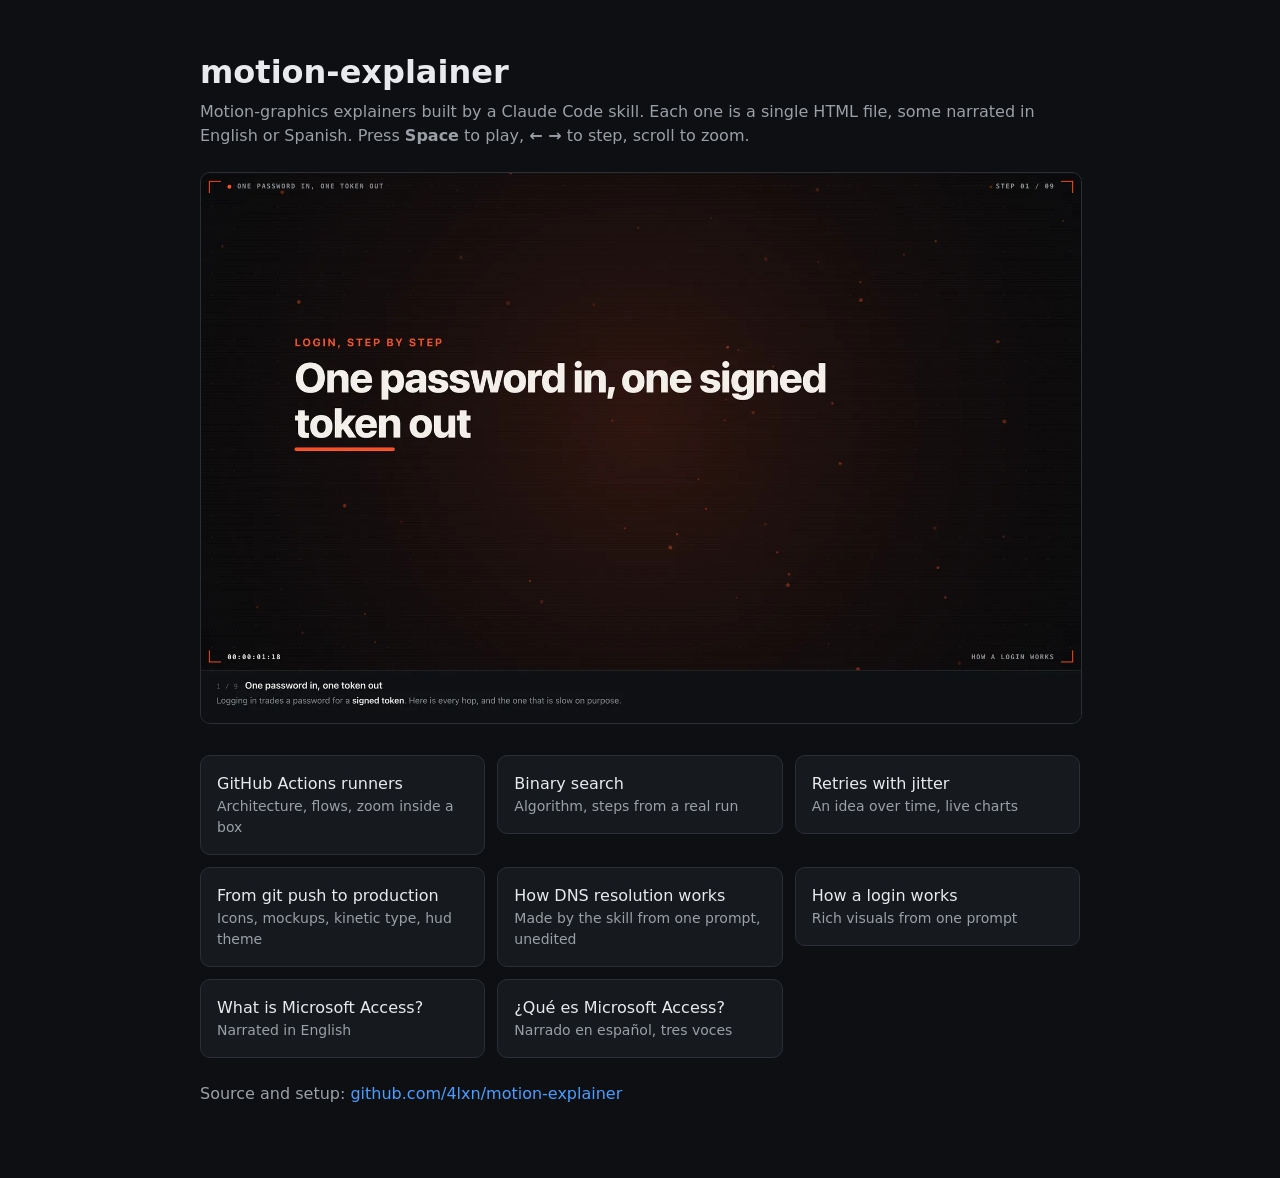
<file: docs/index.html>
<!DOCTYPE html>
<html lang="en">
<head>
<meta charset="utf-8">
<meta name="viewport" content="width=device-width, initial-scale=1">
<link rel="icon" href="data:,">
<title>motion-explainer demos</title>
<style>
  :root { color-scheme: dark; --bg: #0d0f12; --fg: #e8eaed; --dim: #9aa0a6; --card: #16191e; --line: #2a2f36; --accent: #4c9dff; }
  body { margin: 0; background: var(--bg); color: var(--fg); font: 16px/1.5 system-ui, -apple-system, sans-serif; }
  main { max-width: 880px; margin: 0 auto; padding: 48px 16px; }
  h1 { margin: 0 0 4px; font-size: 32px; }
  p { color: var(--dim); margin: 0 0 24px; }
  img { width: 100%; border-radius: 10px; border: 1px solid var(--line); }
  ul { list-style: none; padding: 0; display: grid; gap: 12px; grid-template-columns: repeat(auto-fit, minmax(240px, 1fr)); margin: 24px 0; }
  a { display: block; padding: 16px; background: var(--card); border: 1px solid var(--line); border-radius: 10px; color: var(--fg); text-decoration: none; }
  a:hover { border-color: var(--accent); }
  a span { display: block; color: var(--dim); font-size: 14px; }
  .src { display: inline; padding: 0; background: none; border: 0; color: var(--accent); }
</style>
</head>
<body>
<main>
  <h1>motion-explainer</h1>
  <p>Motion-graphics explainers built by a Claude Code skill. Each one is a single HTML file, some narrated in English or Spanish. Press <b>Space</b> to play, <b>← →</b> to step, scroll to zoom.</p>
  <img src="demo.webp" alt="Animated preview of the showcase explainer">
  <ul>
    <li><a href="gha-self-hosted-runner.html">GitHub Actions runners<span>Architecture, flows, zoom inside a box</span></a></li>
    <li><a href="binary-search.html">Binary search<span>Algorithm, steps from a real run</span></a></li>
    <li><a href="retry-jitter.html">Retries with jitter<span>An idea over time, live charts</span></a></li>
    <li><a href="showcase.html">From git push to production<span>Icons, mockups, kinetic type, hud theme</span></a></li>
    <li><a href="dns-resolution.html">How DNS resolution works<span>Made by the skill from one prompt, unedited</span></a></li>
    <li><a href="login-flow.html">How a login works<span>Rich visuals from one prompt</span></a></li>
    <li><a href="what-is-access.html">What is Microsoft Access?<span>Narrated in English</span></a></li>
    <li><a href="que-es-access.html">¿Qué es Microsoft Access?<span>Narrado en español, tres voces</span></a></li>
  </ul>
  <p>Source and setup: <a class="src" href="https://github.com/4lxn/motion-explainer">github.com/4lxn/motion-explainer</a></p>
</main>
</body>
</html>
</file>
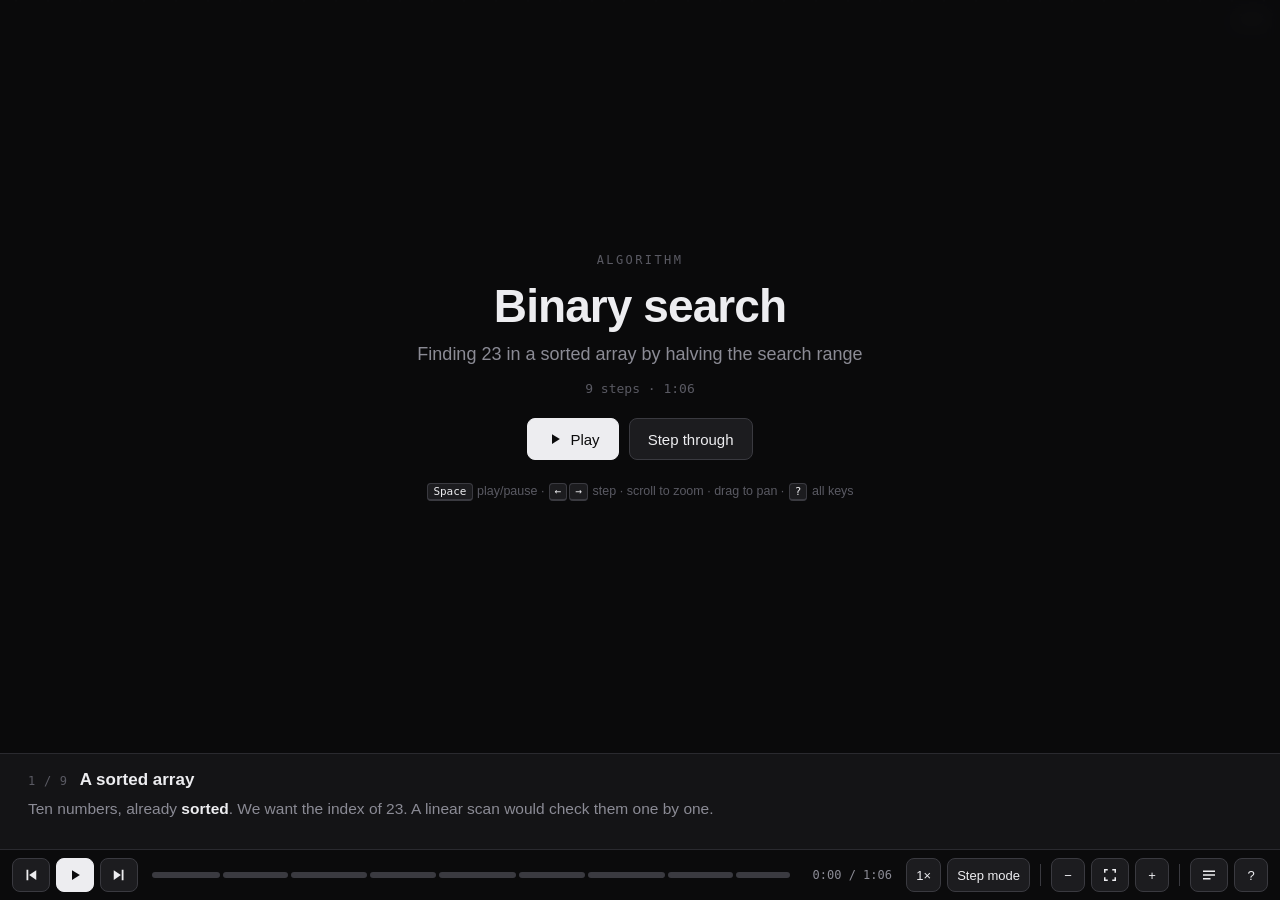
<file: docs/binary-search.html>
<!DOCTYPE html>
<html lang="en">
<head>
<meta charset="utf-8">
<meta http-equiv="Content-Security-Policy" content="default-src 'none'; script-src 'sha256-GI0qCGmOW7d8xEWfl8RNihRcGqWhf2yGq8Gp46oxGuc=' 'sha256-FeRaDFZ+z9eYQQU0pznSQ4m7BDst+5L8zMUfu9WqFgk='; style-src 'sha256-rwlbadRSHjdOwyD4wZ5lJv6j2Em0l7DxQymT4Bx9bvk='; img-src data:; media-src data:">
<meta name="viewport" content="width=device-width, initial-scale=1">
<title>Explainer</title>
<link rel="icon" href="data:,">
<!-- built by motion-explainer from binary-search.scene.js; edit the scene, not this file -->
<style>
:root{
  --bg:#0b0b0c; --panel:#141416; --panel2:#1c1c1f; --line:#2a2a2f; --line2:#3a3a40;
  --fg:#ededf0; --dim:#8b8b95; --dimmer:#5a5a63; --accent:#0a84ff; --warn:#ffd60a;
  --sans:-apple-system,BlinkMacSystemFont,"SF Pro Text","Helvetica Neue",Arial,sans-serif;
  --mono:ui-monospace,"SF Mono",SFMono-Regular,Menlo,monospace;
}
:root[data-theme=hud]{
  --bg:#08090b; --panel:#0e1013; --panel2:#15181c; --line:#23272d; --line2:#323740;
  --fg:#f2efe9; --dim:#8a8f98; --dimmer:#5b6069; --accent:#ff4f1f; --warn:#fbbf24;
}
:root[data-theme=light]{
  --bg:#f5f5f7; --panel:#ffffff; --panel2:#ececf0; --line:#d8d8dd; --line2:#c7c7cc;
  --fg:#1d1d1f; --dim:#6e6e73; --dimmer:#a1a1a6; --accent:#0071e3; --warn:#b57600;
}
*{box-sizing:border-box}
[hidden]{display:none !important}
html,body{margin:0;height:100%;background:var(--bg);color:var(--fg);font:14px/1.45 var(--sans);-webkit-font-smoothing:antialiased;overflow:hidden}
kbd{font:11px var(--mono);border:1px solid var(--line2);border-bottom-width:2px;border-radius:4px;padding:1px 5px;margin:0 1px;color:var(--fg);background:var(--panel2)}
code{font:.9em var(--mono);background:var(--panel2);border:1px solid var(--line);border-radius:4px;padding:0 4px;color:var(--fg)}
.pre{white-space:pre}

#app{display:flex;flex-direction:column;height:100vh}
#stage{position:relative;flex:1;min-height:0;overflow:hidden;cursor:grab;touch-action:none}
#stage.panning{cursor:grabbing}
#svg{position:absolute;inset:0;width:100%;height:100%;display:block;user-select:none;-webkit-user-select:none}

/* captions: their own band, so narration never covers the drawing */
#cap{flex:none;min-height:96px;padding:14px 28px 14px;border-top:1px solid var(--line);background:var(--panel)}
#cap .ct{display:flex;gap:12px;align-items:baseline;margin-bottom:4px}
#capn{font:12px var(--mono);color:var(--dimmer);letter-spacing:.06em}
#capt{font-size:17px;font-weight:600}
#caps{color:var(--dim);font-size:15.5px;line-height:1.5;max-width:1100px}
#caps b{color:var(--fg);font-weight:600}
#cap.in .ct,#cap.in #caps{animation:capin .45s cubic-bezier(.2,.7,.2,1) both}
#cap.in #caps{animation-delay:.06s}
@keyframes capin{from{opacity:0;transform:translateY(6px)}to{opacity:1;transform:none}}

/* control bar */
#bar{flex:none;display:flex;align-items:center;gap:6px;padding:8px 12px;border-top:1px solid var(--line);background:var(--bg)}
#bar button,#bar select,#intro button,#hud button{font:500 13px var(--sans);color:var(--fg);background:var(--panel2);border:1px solid var(--line2);border-radius:8px;height:34px;min-width:34px;padding:0 9px;display:inline-flex;align-items:center;justify-content:center;gap:6px;cursor:pointer;transition:background .15s,border-color .15s}
#bar button:hover,#intro button:hover,#hud button:hover{border-color:var(--dimmer)}
#bar button svg,#intro button svg{width:18px;height:18px;fill:currentColor}
#bar button.primary,#intro button.primary{background:var(--fg);color:var(--bg);border-color:var(--fg)}
#bar button.on{background:var(--accent);border-color:var(--accent);color:#fff}
#bar .sep{width:1px;height:22px;background:var(--line2);margin:0 4px}
#tl{flex:1;display:flex;gap:3px;height:34px;align-items:center;cursor:pointer;position:relative;margin:0 8px;min-width:120px;touch-action:none}
.seg{position:relative;height:6px;border-radius:3px;background:var(--line2);overflow:hidden;flex-basis:0;transition:height .15s}
#tl:hover .seg{height:10px}
.seg i{position:absolute;left:0;top:0;bottom:0;background:var(--dim);width:0}
.seg.cur i{background:var(--accent)}
#tip{position:absolute;bottom:36px;transform:translateX(-50%);background:var(--panel2);border:1px solid var(--line2);padding:4px 9px;border-radius:6px;white-space:nowrap;font-size:12px;pointer-events:none;z-index:5}
#time{font:12px var(--mono);color:var(--dim);min-width:96px;text-align:center}

/* overlays */
#intro{position:absolute;inset:0;display:grid;place-items:center;background:color-mix(in srgb,var(--bg) 84%,transparent);backdrop-filter:blur(8px);-webkit-backdrop-filter:blur(8px);transition:opacity .4s,visibility .4s;z-index:4}
#intro.gone{opacity:0;visibility:hidden}
#intro .card{max-width:720px;text-align:center;padding:24px}
#intro .eyebrow{font:12px var(--mono);letter-spacing:.2em;text-transform:uppercase;color:var(--dimmer)}
#intro h1{font-size:46px;line-height:1.1;letter-spacing:-.02em;margin:14px 0 10px;font-weight:700}
#intro p{font-size:18px;color:var(--dim);margin:0 0 14px}
#intro .meta{font:13px var(--mono);color:var(--dimmer);margin-bottom:22px}
#intro .row{display:flex;gap:10px;justify-content:center;margin-bottom:22px}
#intro .row button{height:42px;padding:0 18px;font-size:15px}
#intro .keys{font-size:12.5px;color:var(--dimmer)}
#hud{position:absolute;top:12px;right:14px;display:flex;gap:8px;align-items:center;font:12px var(--mono);color:var(--dimmer);z-index:3}
#hud button{height:28px;font-size:12px}
#chap{position:absolute;top:0;right:0;bottom:0;width:340px;background:var(--panel);border-left:1px solid var(--line);overflow:auto;z-index:5;box-shadow:-20px 0 40px rgba(0,0,0,.25)}
#chap .dh{font:12px var(--mono);letter-spacing:.16em;text-transform:uppercase;color:var(--dimmer);padding:18px 20px 8px}
#chap ol{list-style:none;margin:0;padding:0 10px 20px}
#chap li{display:flex;gap:10px;align-items:baseline;padding:9px 10px;border-radius:8px;cursor:pointer}
#chap li:hover{background:var(--panel2)}
#chap li.cur{background:color-mix(in srgb,var(--accent) 18%,transparent)}
#chap li span{font:12px var(--mono);color:var(--dimmer);min-width:18px}
#chap li em{margin-left:auto;font:11px var(--mono);color:var(--dimmer);font-style:normal}
#help{position:absolute;inset:0;display:grid;place-items:center;background:color-mix(in srgb,var(--bg) 70%,transparent);z-index:6}
#help[hidden],#chap[hidden],#cap[hidden]{display:none}
#help .card{background:var(--panel);border:1px solid var(--line2);border-radius:14px;padding:22px 26px;max-width:620px;box-shadow:0 30px 80px rgba(0,0,0,.4)}
#help h2{margin:0 0 12px;font-size:18px}
#help td{padding:6px 14px 6px 0;vertical-align:top;color:var(--dim)}
#help td:first-child{white-space:nowrap;color:var(--fg)}
#help p{color:var(--dim);font-size:13px;margin:14px 0 0}
#lintb{position:absolute;left:14px;top:12px;z-index:3;font:12px var(--mono);color:var(--warn);background:color-mix(in srgb,var(--warn) 12%,var(--bg));border:1px solid color-mix(in srgb,var(--warn) 40%,transparent);border-radius:8px;padding:5px 10px;cursor:pointer}
#fatal{position:fixed;inset:24px;z-index:99;white-space:pre-wrap;font:14px/1.5 var(--mono);color:#ff453a;background:var(--panel);border:1px solid #ff453a;border-radius:12px;padding:24px;overflow:auto}

/* ?still=N  (screenshot of one step) and ?bare (no caption either) */
body.still #bar,body.still #intro,body.still #hud,body.still #lintb{display:none}
body.still #bcast .rec{animation:none}
body.bare #cap{display:none}
body.still #cap.in .ct,body.still #cap.in #caps{animation:none}

/* ?sheet  (contact sheet of every step) */
body.sheet{overflow:auto;height:auto}
#sheet{display:grid;grid-template-columns:repeat(var(--cols),1fr);gap:16px;padding:16px}
#sheet h1{grid-column:1/-1;margin:4px 2px 0;font-size:20px}
#sheet h1 span{font:13px var(--mono);color:var(--dimmer);margin-left:10px}
#sheet .sc{background:var(--panel);border:1px solid var(--line);border-radius:10px;overflow:hidden}
#sheet svg{width:100%;display:block;border-bottom:1px solid var(--line)}
#sheet .cc{min-height:58px;padding:7px 11px;font-size:12.5px;line-height:1.4;color:var(--dim)}
#sheet .cc b{color:var(--fg)}

@media (prefers-reduced-motion:reduce){
  #cap.in .ct,#cap.in #caps{animation:none}
  #intro{transition:none}
}

/* broadcast HUD (theme: 'hud'): screen-space frame, timecode and step slate over the drawing */
#bcast{position:absolute;inset:14px;pointer-events:none;font:600 12px var(--mono);letter-spacing:.14em;color:var(--dim);text-transform:uppercase}
#bcast .cnr{position:absolute;width:22px;height:22px;border:2px solid var(--accent);opacity:.85}
#bcast .cnr.tl{left:0;top:0;border-right:0;border-bottom:0}
#bcast .cnr.tr{right:0;top:0;border-left:0;border-bottom:0}
#bcast .cnr.bl{left:0;bottom:0;border-right:0;border-top:0}
#bcast .cnr.br{right:0;bottom:0;border-left:0;border-top:0}
#bcast .lbl{position:absolute}
#bcast .lbl.tl{left:34px;top:3px}
#bcast .lbl.tr{right:34px;top:3px}
#bcast .lbl.bl{left:34px;bottom:3px;color:var(--fg)}
#bcast .lbl.br{right:34px;bottom:3px}
#bcast .rec{color:var(--accent);animation:rec 1.4s steps(2) infinite}
:root[data-theme=hud] #hud,:root[data-theme=hud] #lintb{top:46px}
@media (prefers-reduced-motion:reduce){#bcast .rec{animation:none}}
@keyframes rec{50%{opacity:.25}}
#bcast::after{content:'';position:absolute;inset:-14px;background:repeating-linear-gradient(0deg,rgba(255,255,255,.018) 0 1px,transparent 1px 3px)}
</style>
</head>
<body>
<script>
/* Line icons for the motion explainer: 24x24 stroke paths, drawn for this engine (no third-party set).
   Use by name in a box (`icon: 'server'`) or as an `icon` element; anything else in `icon` is shown as text. */
const MOTION_ICONS = {
  __proto__: null,
  server: 'M4 4h16v6H4z M4 14h16v6H4z M8 7h.01 M8 17h.01 M12 7h4 M12 17h4',
  database: 'M4 6c0-1.7 3.6-3 8-3s8 1.3 8 3-3.6 3-8 3-8-1.3-8-3z M4 6v12c0 1.7 3.6 3 8 3s8-1.3 8-3V6 M4 12c0 1.7 3.6 3 8 3s8-1.3 8-3',
  cloud: 'M7 19h10a4.5 4.5 0 0 0 .6-9A6 6 0 0 0 6.2 9.6 4.7 4.7 0 0 0 7 19z',
  laptop: 'M5 5h14v10H5z M2 19h20',
  phone: 'M8 2h8a2 2 0 0 1 2 2v16a2 2 0 0 1-2 2H8a2 2 0 0 1-2-2V4a2 2 0 0 1 2-2z M11 18h2',
  user: 'M12 12a4 4 0 1 0 0-8 4 4 0 0 0 0 8z M4 21c0-4 3.6-6 8-6s8 2 8 6',
  users: 'M9 11a3.5 3.5 0 1 0 0-7 3.5 3.5 0 0 0 0 7z M2 20c0-3.3 3-5 7-5s7 1.7 7 5 M16 4.5a3.5 3.5 0 0 1 0 6.5 M18 15c2.4.6 4 2.2 4 5',
  lock: 'M6 11h12v10H6z M8 11V7a4 4 0 0 1 8 0v4 M12 15v2',
  unlock: 'M6 11h12v10H6z M8 11V7a4 4 0 0 1 7.5-2 M12 15v2',
  key: 'M8 11a4 4 0 1 0 0 8 4 4 0 0 0 0-8z M11 12l9-9 M16 7l2 2 M18 5l2 2',
  shield: 'M12 3l8 3v6c0 5-3.5 8-8 9-4.5-1-8-4-8-9V6z',
  'shield-check': 'M12 3l8 3v6c0 5-3.5 8-8 9-4.5-1-8-4-8-9V6z M9 12l2 2 4-4',
  queue: 'M5 4h14v4H5z M5 10h14v4H5z M5 16h14v4H5z',
  layers: 'M12 3l9 5-9 5-9-5z M3 12l9 5 9-5 M3 16l9 5 9-5',
  gear: 'M12 9a3 3 0 1 0 0 6 3 3 0 0 0 0-6z M12 6a6 6 0 1 0 0 12 6 6 0 0 0 0-12z M12 2v4 M12 18v4 M2 12h4 M18 12h4 M4.9 4.9 7.8 7.8 M16.2 16.2l2.9 2.9 M4.9 19.1l2.9-2.9 M16.2 7.8l2.9-2.9',
  'git-branch': 'M6 3v12 M18 9a3 3 0 1 0 0-6 3 3 0 0 0 0 6z M6 21a3 3 0 1 0 0-6 3 3 0 0 0 0 6z M18 9c0 6-12 3-12 6',
  'git-commit': 'M12 9a3 3 0 1 0 0 6 3 3 0 0 0 0-6z M2 12h7 M15 12h7',
  'git-merge': 'M6 3a3 3 0 1 0 0 6 3 3 0 0 0 0-6z M18 15a3 3 0 1 0 0 6 3 3 0 0 0 0-6z M6 9v12 M6 9c0 5 5 9 9 9',
  'pull-request': 'M6 3a3 3 0 1 0 0 6 3 3 0 0 0 0-6z M6 15a3 3 0 1 0 0 6 3 3 0 0 0 0-6z M18 15a3 3 0 1 0 0 6 3 3 0 0 0 0-6z M6 9v6 M18 15V8a2 2 0 0 0-2-2h-4 M14 3l-3 3 3 3',
  terminal: 'M3 4h18v16H3z M7 9l3 3-3 3 M12 15h5',
  code: 'M8 7l-5 5 5 5 M16 7l5 5-5 5 M14 4l-4 16',
  bug: 'M8 9h8v6a4 4 0 0 1-8 0z M9 9V7a3 3 0 0 1 6 0v2 M4 12h4 M16 12h4 M5 7l3 2 M19 7l-3 2 M5 18l3-2 M19 18l-3-2',
  check: 'M5 12l5 5 9-10',
  x: 'M6 6l12 12 M18 6 6 18',
  clock: 'M12 3a9 9 0 1 0 0 18 9 9 0 0 0 0-18z M12 7v5l3 2',
  alert: 'M12 3l10 18H2z M12 10v5 M12 18h.01',
  info: 'M12 3a9 9 0 1 0 0 18 9 9 0 0 0 0-18z M12 11v6 M12 7.5h.01',
  file: 'M6 2h8l5 5v15H6z M14 2v5h5',
  folder: 'M3 6h6l2 2h10v11H3z',
  mail: 'M3 5h18v14H3z M3 6l9 7 9-7',
  message: 'M4 4h16v12H8l-4 4z',
  globe: 'M12 3a9 9 0 1 0 0 18 9 9 0 0 0 0-18z M3 12h18 M12 3c3 3.5 3 14.5 0 18 M12 3c-3 3.5-3 14.5 0 18',
  network: 'M12 2.5a2.5 2.5 0 1 0 0 5 2.5 2.5 0 0 0 0-5z M5 16.5a2.5 2.5 0 1 0 0 5 2.5 2.5 0 0 0 0-5z M19 16.5a2.5 2.5 0 1 0 0 5 2.5 2.5 0 0 0 0-5z M10.8 7.2 6.2 16.8 M13.2 7.2l4.6 9.6 M7.5 19h9',
  cpu: 'M6 6h12v12H6z M9 9h6v6H9z M9 2v4 M15 2v4 M9 18v4 M15 18v4 M2 9h4 M2 15h4 M18 9h4 M18 15h4',
  package: 'M12 2l9 5v10l-9 5-9-5V7z M3 7l9 5 9-5 M12 12v10',
  rocket: 'M12 2c3 2 5 6 5 11l-2 3H9l-2-3c0-5 2-9 5-11z M12 9a1.5 1.5 0 1 0 0 3 1.5 1.5 0 0 0 0-3z M9 16l-2 5 3-2 M15 16l2 5-3-2',
  zap: 'M13 2 4 14h7l-1 8 9-12h-7z',
  search: 'M11 4a7 7 0 1 0 0 14 7 7 0 0 0 0-14z M20 20l-4-4',
  chart: 'M4 20h16 M7 16v-4 M12 16V8 M17 16V9',
  link: 'M10 14a4 4 0 0 0 5.7 0l3-3a4 4 0 0 0-5.7-5.7l-1 1 M14 10a4 4 0 0 0-5.7 0l-3 3a4 4 0 0 0 5.7 5.7l1-1',
  refresh: 'M20 11a8 8 0 0 0-14.5-4.5L4 8 M4 4v4h4 M4 13a8 8 0 0 0 14.5 4.5L20 16 M20 20v-4h-4',
  eye: 'M2 12s3.5-7 10-7 10 7 10 7-3.5 7-10 7S2 12 2 12z M12 9a3 3 0 1 0 0 6 3 3 0 0 0 0-6z',
  bell: 'M6 16v-5a6 6 0 0 1 12 0v5l2 2H4z M10 21h4',
  play: 'M7 4l13 8-13 8z',
  pause: 'M7 4h3v16H7z M14 4h3v16h-3z',
  wifi: 'M2 9a15 15 0 0 1 20 0 M5 12.5a10 10 0 0 1 14 0 M8.5 16a5 5 0 0 1 7 0 M12 19.5h.01',
  plug: 'M9 2v6 M15 2v6 M6 8h12v4a6 6 0 0 1-12 0z M12 18v4',
  robot: 'M5 8h14v11H5z M12 4v4 M9 13h.01 M15 13h.01 M9 16h6 M2 12v3 M22 12v3 M12 3.5h.01',
  sparkles: 'M12 3l2 5 5 2-5 2-2 5-2-5-5-2 5-2z M19 15l1 2 2 1-2 1-1 2-1-2-2-1 2-1z',
  headphones: 'M4 15v-3a8 8 0 0 1 16 0v3 M4 15h3v6H5a1 1 0 0 1-1-1z M20 15h-3v6h2a1 1 0 0 0 1-1z',
  book: 'M2 5c3-1 7-1 10 1 3-2 7-2 10-1v14c-3-1-7-1-10 1-3-2-7-2-10-1z M12 6v14',
  flag: 'M5 21V4 M5 4h12l-2 4 2 4H5',
  pin: 'M12 22s7-7 7-12a7 7 0 0 0-14 0c0 5 7 12 7 12z M12 7a3 3 0 1 0 0 6 3 3 0 0 0 0-6z',
  upload: 'M12 15V3 M7 8l5-5 5 5 M4 15v5h16v-5',
  download: 'M12 3v12 M7 10l5 5 5-5 M4 15v5h16v-5',
  trash: 'M4 6h16 M9 6V3h6v3 M6 6l1 15h10l1-15',
  star: 'M12 3l2.7 5.6 6.1.9-4.4 4.3 1 6.1L12 17l-5.4 2.9 1-6.1-4.4-4.3 6.1-.9z',
};
/* Motion explainer engine: a scene spec becomes a timeline, painted as SVG.
   Every frame is a pure function of time, so play, pause, scrub, skip and
   step all share one code path. No dependencies; works from file://.
   Scene format: REFERENCE.md. */
(function () {
'use strict';

const NS = 'http://www.w3.org/2000/svg';
const SANS = '-apple-system, BlinkMacSystemFont, "SF Pro Text", "Helvetica Neue", Arial, sans-serif';
const MONO = 'ui-monospace, "SF Mono", SFMono-Regular, Menlo, monospace';
const Q = new URLSearchParams(location.search);
const REDUCE = matchMedia('(prefers-reduced-motion: reduce)').matches;

/* ---------- lint sink: `motion check` reads it through --dump-dom ---------- */
const lintEl = document.createElement('pre');
lintEl.id = 'lint';
lintEl.hidden = true;
(document.body || document.documentElement).appendChild(lintEl);
const lint = line => { lintEl.textContent += line + '\n'; };
document.addEventListener('securitypolicyviolation', ev => lint(`error csp: blocked ${ev.violatedDirective} ${ev.blockedURI || ''}`));
window.addEventListener('error', ev => {
  lint(`error js: ${ev.message} (line ${ev.lineno})`);
  fatal(`${ev.message}\nline ${ev.lineno}`);
});

function fatal(msg) {
  const d = document.createElement('div');
  d.id = 'fatal';
  d.textContent = 'This explainer failed to load:\n\n' + msg;
  document.body.appendChild(d);
}

/* ---------- themes ---------- */
const THEMES = {
  dark: {
    bg: '#0b0b0c', panel: '#141416', fg: '#ededf0', dim: '#8b8b95', line: '#2c2c31', grid: '#1f1f23', fill: .16,
    tones: { plain: '#636369', muted: '#48484e', accent: '#0a84ff', ok: '#32d74b', warn: '#ffd60a', bad: '#ff453a',
             info: '#bf5af2', teal: '#64d2ff', orange: '#ff9f0a', pink: '#ff375f' },
  },
  light: {
    bg: '#f5f5f7', panel: '#ffffff', fg: '#1d1d1f', dim: '#6e6e73', line: '#d2d2d7', grid: '#e2e2e7', fill: .11,
    tones: { plain: '#a1a1a6', muted: '#c7c7cc', accent: '#0071e3', ok: '#248a3d', warn: '#b57600', bad: '#d70015',
             info: '#8944ab', teal: '#0a84a8', orange: '#c93400', pink: '#d30f45' },
  },
  hud: {
    bg: '#08090b', panel: '#101216', fg: '#f2efe9', dim: '#8a8f98', line: '#262a31', grid: '#16191e', fill: .15, hud: true,
    tones: { plain: '#5c6068', muted: '#3d4148', accent: '#ff4f1f', ok: '#4ade80', warn: '#fbbf24', bad: '#ff3b30',
             info: '#c084fc', teal: '#22d3ee', orange: '#ff8a3d', pink: '#ff4d8d' },
  },
};
for (const th of Object.values(THEMES)) { th.tones.fg = th.fg; th.tones.dim = th.dim; }

const hexCache = new Map();
function hex(c) {
  let v = hexCache.get(c);
  if (v) return v;
  let h = c.replace('#', '');
  if (h.length === 3) h = h.split('').map(x => x + x).join('');
  const n = parseInt(h, 16);
  v = [n >> 16 & 255, n >> 8 & 255, n & 255];
  hexCache.set(c, v);
  return v;
}
function rgb(th, v) {
  if (Array.isArray(v)) return mix(rgb(th, v[0]), rgb(th, v[1]), v[2]);
  if (th.tones[v]) return hex(th.tones[v]);
  return typeof v === 'string' && /^#[0-9a-f]{3,6}$/i.test(v) ? hex(v) : hex(th.tones.plain);
}
const mix = (a, b, p) => a.map((x, i) => x + (b[i] - x) * p);
const css = (c, a) => a == null ? `rgb(${c.map(Math.round)})` : `rgba(${c.map(Math.round)},${a})`;
const isPlain = v => v == null || v === 'plain' || v === 'muted' || v === 'fg' || v === 'dim';

/* ---------- math ---------- */
const EASE = {
  linear: p => p,
  inOut: p => p < .5 ? 4 * p * p * p : 1 - Math.pow(-2 * p + 2, 3) / 2,
  out: p => 1 - Math.pow(1 - p, 3),
  in: p => p * p * p,
  back: p => { const c1 = 1.70158, c3 = c1 + 1; return 1 + c3 * Math.pow(p - 1, 3) + c1 * Math.pow(p - 1, 2); },
  bounce: p => {
    const n = 7.5625, d = 2.75;
    if (p < 1 / d) return n * p * p;
    if (p < 2 / d) { const q = p - 1.5 / d; return n * q * q + .75; }
    if (p < 2.5 / d) { const q = p - 2.25 / d; return n * q * q + .9375; }
    const q = p - 2.625 / d;
    return n * q * q + .984375;
  },
  elastic: p => p <= 0 || p >= 1 ? p : Math.pow(2, -10 * p) * Math.sin((p * 10 - .75) * (2 * Math.PI / 3)) + 1,
  anticipate: p => {
    const c = 1.70158 * 1.525;
    return p < .5 ? Math.pow(2 * p, 2) * ((c + 1) * 2 * p - c) / 2 : (Math.pow(2 * p - 2, 2) * ((c + 1) * (p * 2 - 2) + c) + 2) / 2;
  },
};
const clamp01 = v => v < 0 ? 0 : v > 1 ? 1 : v;
const smooth = (a, b, v) => { const p = clamp01((v - a) / (b - a)); return p * p * (3 - 2 * p); };
const lerp = (a, b, p) => a + (b - a) * p;
const TAU = Math.PI * 2;
const list = v => v == null || v === false ? [] : Array.isArray(v) ? v : [v];
// ' Did you mean 'x'?' for a typo within two edits of a known name, else ''.
function near(word, names) {
  const w = String(word), dist = (a, b) => {
    let row = [...Array(b.length + 1).keys()];
    for (let i = 1; i <= a.length; i++) {
      const next = [i];
      for (let j = 1; j <= b.length; j++) next[j] = Math.min(row[j] + 1, next[j - 1] + 1, row[j - 1] + (a[i - 1] === b[j - 1] ? 0 : 1));
      row = next;
    }
    return row[b.length];
  };
  let best = null, bd = 3;
  for (const n of names) { const d = dist(w.toLowerCase(), String(n).toLowerCase()); if (d < bd && d < w.length) { best = n; bd = d; } }
  return best == null ? '' : ` Did you mean '${best}'?`;
}
const esc = s => String(s == null ? '' : s).replace(/[&<>"]/g, c => ({ '&': '&amp;', '<': '&lt;', '>': '&gt;', '"': '&quot;' })[c]);
const md = s => esc(s).replace(/\*\*(.+?)\*\*/g, '<b>$1</b>').replace(/`(.+?)`/g, '<code>$1</code>');
const fmtT = t => `${Math.floor(t / 60)}:${String(Math.floor(t % 60)).padStart(2, '0')}`;
const union = rs => rs.reduce((u, r) => [Math.min(u[0], r[0]), Math.min(u[1], r[1]), Math.max(u[2], r[2]), Math.max(u[3], r[3])]);
const hits = (a, b) => a[0] < b[2] - 2 && b[0] < a[2] - 2 && a[1] < b[3] - 2 && b[1] < a[3] - 2;
const inside = (a, b) => a[0] <= b[0] + 1 && a[1] <= b[1] + 1 && a[2] >= b[2] - 1 && a[3] >= b[3] - 1; // a contains b

function fit(r, pad, W, H) {
  const x0 = r[0] - pad, y0 = r[1] - pad, x1 = r[2] + pad, y1 = r[3] + pad;
  let w = Math.max(x1 - x0, W / 10), h = Math.max(y1 - y0, H / 10);
  if (w / h > W / H) h = w * H / W; else w = h * W / H;
  return { x: (x0 + x1) / 2 - w / 2, y: (y0 + y1) / 2 - h / 2, w, h };
}

/* ---------- text measuring (canvas, so lint and paint agree) ---------- */
const mctx = document.createElement('canvas').getContext('2d');
function textW(s, size, weight, mono) {
  mctx.font = `${weight || 400} ${size}px ${mono ? MONO : SANS}`;
  return mctx.measureText(s).width;
}
const wrapCache = new Map();
function wrap(str, maxw, size, weight, mono) {
  const key = [str, maxw, size, weight, mono].join('|');
  let out = wrapCache.get(key);
  if (out) return out;
  out = [];
  for (const para of String(str).split('\n')) {
    let line = '';
    for (const word of para.split(/\s+/).filter(Boolean)) {
      const cand = line ? line + ' ' + word : word;
      if (!line || textW(cand, size, weight, mono) <= maxw) line = cand;
      else { out.push(line); line = word; }
    }
    out.push(line);
  }
  wrapCache.set(key, out);
  return out;
}
const widest = (lines, size, weight, mono) => Math.max(0, ...lines.map(l => textW(l, size, weight, mono)));

/* ---------- elements ---------- */
const LAYER = { zone: 0, frame: 0, particles: 0, arrow: 1, box: 2, circle: 2, code: 2, icon: 2, chart: 2, note: 3, text: 3, title: 3 };
// Arrows normally sit under boxes; zoomed-in arrows sit with the boxes, so they draw over the box they are inside.
const layerOf = e => e.layer ?? (e.type === 'arrow' && e.minZoom ? 2 : LAYER[e.type]);
const ENTRY = { box: 'pop', circle: 'pop', arrow: 'draw', text: 'up', note: 'up', zone: 'fade', code: 'fade', icon: 'pop',
  title: 'words', frame: 'fade', chart: 'grow', particles: 'fade' };
const KINETIC = new Set(['type', 'words', 'scramble']);
const CONTAINERS = new Set(['zone', 'frame']);
const KINDS = { chart: ['bar', 'line', 'spark'], frame: ['window', 'terminal', 'browser', 'phone'], particles: ['drift', 'rise', 'burst'] };

function norm(d) {
  const e = Object.assign({}, d), t = e.type;
  if (t === 'box') { e.w = e.w ?? 200; e.h = e.h ?? 90; e.shape = e.shape || 'rect'; e.size = e.size || 22; }
  if (t === 'circle') e.r = e.r ?? 44;
  if (t === 'zone') { e.w = e.w ?? 600; e.h = e.h ?? 400; }
  if (t === 'code') {
    e.lines = e.lines || []; e.size = e.size || 17; e.lh = e.size * 1.65; e.head = e.title ? 34 : 0;
    e.w = e.w ?? 560; e.h = e.h ?? e.head + e.lines.length * e.lh + 28;
  }
  if (t === 'note') { e.w = e.w ?? 320; e.size = e.size || 17; }
  if (t === 'text') { e.size = e.size || 24; e.weight = e.weight || (e.size >= 34 ? 700 : 500); e.align = e.align || 'middle'; }
  if (t === 'arrow') e.width = e.width || 2.5;
  if (t === 'icon') { e.size = e.size || 48; e.w = e.h = e.size; }
  if (t === 'title') { e.size = e.size || 64; e.weight = e.weight || 800; e.align = e.align || 'start'; }
  if (t === 'frame') {
    e.kind = e.kind || 'window';
    e.w = e.w ?? (e.kind === 'phone' ? 300 : 640); e.h = e.h ?? (e.kind === 'phone' ? 600 : 400);
    e.lines = e.lines || []; e.size = e.size || 16; e.mono = e.mono ?? (e.kind === 'terminal' || e.kind === 'window');
  }
  if (t === 'chart') { e.kind = e.kind || 'bar'; e.w = e.w ?? 440; e.h = e.h ?? 260; e.data = e.data || []; e.labels = e.labels || []; }
  if (t === 'particles') { e.w = e.w ?? 600; e.h = e.h ?? 400; e.n = e.n || 40; e.mode = e.mode || 'drift'; e.size = e.size || 2.5; e.speed = e.speed ?? 1; }
  e.tone = e.tone || (t === 'text' || t === 'icon' ? 'fg' : t === 'zone' ? 'muted' : t === 'title' || t === 'chart' || t === 'particles' ? 'accent' : 'plain');
  return e;
}

// Shown string: a numeric `value` (tweened) wins over the static label.
function shown(e, s) {
  if (s.value != null) return (e.fmt || '{}').replace('{}', Number(s.value).toFixed(e.decimals || 0));
  return e.type === 'text' || e.type === 'note' || e.type === 'title' ? (s.text ?? s.label) : s.label;
}

function measure(e, s) {
  const str = shown(e, s) ?? '';
  if (e.type === 'title') {
    const T = titleLayout(e, str);
    return { w: T.w, h: T.h };
  }
  if (e.type === 'text') {
    const L = wrap(str, e.maxw || 1e9, e.size, e.weight, e.mono);
    return { w: widest(L, e.size, e.weight, e.mono), h: L.length * e.size * 1.25 };
  }
  const L = wrap(str, s.w - 36, e.size, 400), T = noteTitle(e, s);
  return { w: s.w, h: 30 + (T.length ? T.length * e.size * 1.35 + 4 : 0) + L.length * e.size * 1.45 };
}

// Kicker (small caps), big lines, then an accent bar; shared by measure, lint and paint.
function titleLayout(e, str) {
  const L = wrap(str, e.maxw || 1e9, e.size, e.weight), lh = e.size * 1.08, ks = Math.max(12, e.size * .26);
  const kick = e.kicker ? String(e.kicker).toUpperCase() : '', kh = kick ? ks * 1.9 : 0, bar = Math.max(4, e.size * .085);
  const tw = widest(L, e.size, e.weight), w = Math.max(tw, kick ? textW(kick, ks, 700) + kick.length * ks * .18 : 0);
  return { L, lh, ks, kick, kh, bar, tw, w, h: kh + L.length * lh + bar * 3 };
}

function frameTop(e) {
  return (e.kind === 'phone' ? 50 : 36) + 14;
}

// Same id, same sequence: particles sit in the same places on every frame and in screenshots.
function seeded(str) {
  let a = 2166136261;
  for (const ch of String(str)) a = Math.imul(a ^ ch.charCodeAt(0), 16777619);
  return () => {
    a = (a + 0x6D2B79F5) | 0;
    let t = Math.imul(a ^ (a >>> 15), 1 | a);
    t = (t + Math.imul(t ^ (t >>> 7), 61 | t)) ^ t;
    return ((t ^ (t >>> 14)) >>> 0) / 4294967296;
  };
}
const GLYPHS = 'ABCDEFGHIJKLMNOPQRSTUVWXYZ0123456789#$%&*+=<>/';
const ICONSTYLE = { fill: 'none', 'stroke-width': 1.8, 'stroke-linecap': 'round', 'stroke-linejoin': 'round' };

// Bold, so it wraps at a different point than the body text.
function noteTitle(e, s) {
  return e.title ? wrap(e.title, s.w - 36, e.size, 700) : [];
}

function boxText(e, s) {
  const label = shown(e, s);
  const circ = e.type === 'circle';
  const maxw = circ ? s.r * 1.7 : e.shape === 'diamond' ? s.w * .6 : e.shape === 'pill' ? s.w - s.h * .5 : s.w - 28;
  const size = circ ? (e.size || Math.min(26, s.r * .62)) : e.size;
  const L = label == null || label === '' ? [] : wrap(String(label), maxw, size, 600);
  const ss = e.subSize || (circ ? 15 : Math.round(size * .68 * 10) / 10);
  const SB = s.sub ? wrap(String(s.sub), circ ? 220 : maxw, ss, 400) : [];
  const iconH = s.icon && !circ ? 40 : 0, lh = size * 1.2, sh = ss * 1.3, gap = L.length && SB.length ? size * .22 : 0;
  const total = iconH + L.length * lh + (circ ? 0 : gap + SB.length * sh);
  return { L, SB, size, ss, maxw, iconH, lh, sh, gap, total, key: [label, s.sub, s.icon, maxw, size].join('\u0001') };
}

function bbox(e, s, S) {
  if (e.type === 'arrow') {
    const a = endPt(e.from, S), b = endPt(e.to, S);
    return [Math.min(a.x, b.x), Math.min(a.y, b.y), Math.max(a.x, b.x), Math.max(a.y, b.y)];
  }
  const y = s.y + (s.oy || 0);
  if (e.type === 'circle') return [s.x - s.r, y - s.r, s.x + s.r, y + s.r];
  if (e.type === 'text' || e.type === 'title') {
    const x0 = e.align === 'start' ? s.x : e.align === 'end' ? s.x - s.w : s.x - s.w / 2;
    return [x0, y - s.h / 2, x0 + s.w, y + s.h / 2];
  }
  return [s.x - s.w / 2, y - s.h / 2, s.x + s.w / 2, y + s.h / 2];
}
function endPt(ref, S) {
  if (Array.isArray(ref)) return { x: ref[0], y: ref[1] };
  const s = S[ref];
  return s ? { x: s.x, y: s.y + (s.oy || 0) } : { x: 0, y: 0 };
}

/* ---------- flow packets: their route, and hand-offs through components ---------- */
const FLOW_TAIL = .45;  // seconds a landing ripple and glow last after a flow ends
const center = (e, s, S) => { const r = bbox(e, s, S); return { x: (r[0] + r[2]) / 2, y: (r[1] + r[3]) / 2 }; };
const lerpPt = (a, b, k) => ({ x: lerp(a.x, b.x, k), y: lerp(a.y, b.y, k) });
// [where the packet starts, where it lands]: element ids, or arrays for free points.
function flowEnds(f, by) {
  const a = by[f.edges[0]], z = by[f.edges[f.edges.length - 1]];
  return f.reverse ? [z.to, a.from] : [a.from, z.to];
}
// The path a packet rides: each arrow, plus a short pass through every component two arrows share,
// so a multi-arrow flow goes in and out of the box instead of jumping across it.
function flowRoute(f, S, by) {
  const E = f.reverse ? f.edges.slice().reverse() : f.edges, segs = [];
  for (let i = 0; i < E.length; i++) {
    const e = by[E[i]], ge = edgeGeom(e, S, by);
    if (!ge) return null;
    const G = f.reverse ? { p0: ge.p2, c: ge.c, p2: ge.p0 } : ge;
    const via = i && (f.reverse ? by[E[i - 1]].from : by[E[i - 1]].to), start = f.reverse ? e.to : e.from;
    if (i && via === start && by[start] && S[start]) {
      const a = segs[segs.length - 1].end, b = G.p0, c = center(by[start], S[start], S);
      const cc = { x: 2 * c.x - (a.x + b.x) / 2, y: 2 * c.y - (a.y + b.y) / 2 };  // the curve passes through the center
      segs.push({ w: .5, node: start, from: a, at: k => bez({ p0: a, c: cc, p2: b }, k) });
    }
    segs.push({ w: 1, at: k => bez(G, k), end: G.p2 });
  }
  return segs;
}
// A point on the route at u in 0..1; inside a component it carries the node, its progress k and how far in it is.
function routeAt(segs, u) {
  let x = clamp01(u) * segs.reduce((n, sg) => n + sg.w, 0);
  for (let i = 0; i < segs.length; i++) {
    const sg = segs[i];
    if (x <= sg.w + 1e-9 || i === segs.length - 1) {
      const k = clamp01(x / sg.w), pt = sg.at(k);
      return sg.node ? { x: pt.x, y: pt.y, node: sg.node, from: sg.from, k, inside: Math.min(1, k * 4, (1 - k) * 4) } : { x: pt.x, y: pt.y, inside: 0 };
    }
    x -= sg.w;
  }
}
// Two flows in a row through the same component share one packet: it waits inside between them.
function linkFlows(fx, by) {
  const flows = fx.filter(f => f.k === 'flow' && f.count === 1).sort((a, b) => a.t0 - b.t0);
  for (const b of flows) {
    const start = flowEnds(b, by)[0];
    if (typeof start !== 'string' || !by[start]) continue;
    const a = flows.filter(f => f !== b && !f.next && f.t0 < b.t0 && flowEnds(f, by)[1] === start && f.t1 <= b.t0 + .05 && b.t0 - f.t1 <= 2.5).pop();
    if (!a) continue;
    // Short gaps borrow a little time from both flows, so the pass through the component never snaps.
    const pad = Math.max(0, (.5 - (b.t0 - a.t1)) / 2);
    Object.assign(a, { next: b, cut: a.t1 - pad });
    Object.assign(b, { prev: a, cut: b.t0 + pad });
    fx.push({ k: 'hold', node: start, a, b, t0: a.t1 - pad, t1: b.t0 + pad, tone: a.tone });
  }
}

/* ---------- arrows: quadratic curves clipped to their end shapes ---------- */
function anchor(ref, S, by, off) {
  if (Array.isArray(ref)) return { x: ref[0], y: ref[1], k: 'pt' };
  const s = S[ref], e = by[ref];
  if (!s || !e) return null;
  if (off) return { x: s.x + off[0], y: s.y + (s.oy || 0) + off[1], k: 'pt' };
  if (e.type === 'text' || e.type === 'title') {
    const r = bbox(e, s, S);
    return { x: (r[0] + r[2]) / 2, y: (r[1] + r[3]) / 2, w: r[2] - r[0], h: r[3] - r[1], k: 'rect' };
  }
  const k = e.type === 'circle' ? 'circle' : e.shape === 'diamond' ? 'diamond' : 'rect';
  return { x: s.x, y: s.y + (s.oy || 0), w: s.w, h: s.h, r: s.r, k };
}
function edgeOf(A, dx, dy, gap) {
  if (!dx && !dy) return { x: A.x, y: A.y };
  const L = Math.hypot(dx, dy) || 1, ux = dx / L, uy = dy / L;
  let t = 0;
  if (A.k === 'circle') t = A.r;
  else if (A.k === 'diamond') t = 1 / (Math.abs(ux) / (A.w / 2) + Math.abs(uy) / (A.h / 2));
  else if (A.k === 'rect') t = Math.min(ux ? A.w / 2 / Math.abs(ux) : 1e9, uy ? A.h / 2 / Math.abs(uy) : 1e9);
  if (A.k !== 'pt') t += gap;
  return { x: A.x + ux * t, y: A.y + uy * t };
}
function edgeGeom(e, S, by) {
  const A = anchor(e.from, S, by, e.fromOffset), B = anchor(e.to, S, by, e.toOffset);
  if (!A || !B) return null;
  const dx = B.x - A.x, dy = B.y - A.y, len = Math.hypot(dx, dy) || 1, bend = e.bend || 0;
  let c = { x: (A.x + B.x) / 2 - dy * bend * .5, y: (A.y + B.y) / 2 + dx * bend * .5 };
  const gap = e.gap ?? 8;
  const p0 = edgeOf(A, c.x - A.x, c.y - A.y, gap), p2 = edgeOf(B, c.x - B.x, c.y - B.y, gap);
  if (!bend) c = { x: (p0.x + p2.x) / 2, y: (p0.y + p2.y) / 2 };
  return { p0, c, p2, len };
}
const bez = (g, u) => { const v = 1 - u; return { x: v * v * g.p0.x + 2 * v * u * g.c.x + u * u * g.p2.x, y: v * v * g.p0.y + 2 * v * u * g.c.y + u * u * g.p2.y }; };
const bezD = (g, u) => ({ x: 2 * (1 - u) * (g.c.x - g.p0.x) + 2 * u * (g.p2.x - g.c.x), y: 2 * (1 - u) * (g.c.y - g.p0.y) + 2 * u * (g.p2.y - g.c.y) });
const unit = d => { const L = Math.hypot(d.x, d.y) || 1; return { x: d.x / L, y: d.y / L }; };
function labelRect(e, g, label) {
  const ls = e.labelSize || 14, m = bez(g, e.labelAt ?? .5), w = textW(String(label), ls, 500) + ls * 1.4;
  return [m.x - w / 2, m.y - ls * .93, m.x + w / 2, m.y + ls * .93];
}

/* ---------- compile: spec -> tweens + transient effects + steps ---------- */
const VERBS = ['show', 'hide', 'set', 'move', 'highlight', 'unhighlight', 'focus', 'unfocus', 'flow', 'pulse', 'camera', 'swap', 'line', 'wait'];
const TIMING = new Set(['at', 'with', 'dur', 'ease', 'stagger', 'fx']);
const NUMP = ['x', 'y', 'w', 'h', 'r', 'value', 'alpha', 'mark', 'typed'];
const DISCP = ['label', 'sub', 'text', 'icon', 'name'];
const BACKDROPS = ['dots', 'grid', 'glow', 'none'];
const DUR = { show: .6, hide: .45, set: .7, move: .8, highlight: .4, unhighlight: .35, focus: .5, unfocus: .5, flow: 1.2, pulse: .9, camera: 1.2, swap: .9, line: .35 };

function compile(spec) {
  const issues = [];
  const say = (lvl, step, msg) => issues.push({ lvl, step, msg });
  const [W, H] = spec.size || [1600, 900];
  const els = [], by = {};
  for (const d of spec.elements || []) {
    if (!d || !d.id) { say('error', 0, 'an element has no id'); continue; }
    if (by[d.id]) { say('error', 0, `duplicate id '${d.id}'`); continue; }
    if (!(d.type in LAYER)) { say('error', 0, `'${d.id}': unknown type '${d.type}'.${near(d.type, Object.keys(LAYER)) || ` Use ${Object.keys(LAYER).join(', ')}.`}`); continue; }
    if (d.id === 'all' || d.id === 'canvas') { say('error', 0, `'${d.id}' is a reserved id`); continue; }
    const e = norm(d);
    els.push(e);
    by[e.id] = e;
  }
  for (const e of els) {
    if (e.type !== 'arrow') continue;
    for (const end of [e.from, e.to]) if (!Array.isArray(end) && !by[end]) say('error', 0, `arrow '${e.id}': unknown endpoint '${end}'.${near(end, Object.keys(by))}`);
  }
  for (const e of els) {
    if (e.type === 'icon' && !MOTION_ICONS[e.name]) say('error', 0, `icon '${e.id}': unknown name '${e.name}'.${near(e.name, Object.keys(MOTION_ICONS)) || ' See REFERENCE.md, Icons.'}`);
    else if (e.type === 'box' && /^[a-z][a-z0-9-]+$/.test(e.icon || '') && !MOTION_ICONS[e.icon]) {
      say('warn', 0, `'${e.id}': '${e.icon}' is not a known icon, so it is drawn as text`);
    }
    if (e.type === 'chart' && !e.data.length) say('error', 0, `chart '${e.id}' has no data`);
    const kinds = KINDS[e.type], kind = e.type === 'particles' ? e.mode : e.kind;
    if (kinds && !kinds.includes(kind)) say('warn', 0, `${e.type} '${e.id}': unknown ${e.type === 'particles' ? 'mode' : 'kind'} '${kind}' (use ${kinds.join(', ')})`);
  }
  if (spec.backdrop && !BACKDROPS.includes(spec.backdrop)) say('warn', 0, `unknown backdrop '${spec.backdrop}' (use ${BACKDROPS.join(', ')})`);

  const init = { $cam: { x: 0, y: 0, w: W, h: H } };
  for (const e of els) {
    init[e.id] = {
      x: e.x || 0, y: e.y || 0, w: e.w || 0, h: e.h || 0, r: e.r || 0, op: e.on ? 1 : 0, alpha: e.alpha ?? 1,
      hl: 0, dim: 0, oy: 0, cur: e.cur || 0, value: e.value, tone: e.tone, hlTone: 'accent',
      label: e.label, sub: e.sub, text: e.text, icon: e.icon, name: e.name, fx: e.fx || ENTRY[e.type],
      mark: e.mark || 0, typed: e.typed ?? 1, data: e.data && e.data.slice(),
    };
    if (e.type === 'text' || e.type === 'note' || e.type === 'title') Object.assign(init[e.id], measure(e, init[e.id]));
    if (e.type === 'chart') e.top = Math.max(1e-9, ...e.data);
  }

  const cur = {};
  for (const id in init) cur[id] = Object.assign({}, init[id]);
  const tweens = [], fx = [], steps = [];
  const sets = voiceSets(), voice = sets && Object.fromEntries(Object.keys(sets).map(n => [n, []]));
  let si = 0;
  const tw = (id, p, b, t0, t1, k = 'num', e = 'inOut', amp) => {
    if (!EASE[e]) { say('warn', si + 1, `unknown ease '${e}'.${near(e, Object.keys(EASE)) || ` Use ${Object.keys(EASE).join(', ')}.`}`); e = 'inOut'; }
    tweens.push({ id, p, a: cur[id][p] ?? b, b, t0, t1, k, e, amp });
    cur[id][p] = b;
  };
  const known = id => {
    if (by[id]) return true;
    say('error', si + 1, `unknown id '${id}'.${near(id, Object.keys(by))}`);
    return false;
  };
  const ids = v => list(v).filter(known);
  const bb = id => bbox(by[id], cur[id], cur);
  const remeasure = (id, s, d) => {
    const e = by[id];
    if (e.type !== 'text' && e.type !== 'note' && e.type !== 'title') return;
    const m = measure(e, cur[id]);
    tw(id, 'w', m.w, s, s + d, 'disc');
    tw(id, 'h', m.h, s, s + d, 'disc');
  };

  const EMIT = {
    show(a, s) {
      const L = ids(a.show), st = a.stagger ?? (L.length > 1 ? .08 : 0);
      let span = 0;
      L.forEach((id, i) => {
        const t = s + i * st, f = a.fx || by[id].fx || ENTRY[by[id].type], d = a.dur ?? entryDur(f, shown(by[id], cur[id]));
        tw(id, 'fx', f, t, t, 'disc');
        tw(id, 'op', 1, t, t + d, 'num', 'linear');
        span = Math.max(span, i * st + d);
      });
      return span;
    },
    hide(a, s) {
      const L = ids(a.hide), st = a.stagger ?? 0, d = a.dur ?? DUR.hide;
      L.forEach((id, i) => {
        const t = s + i * st;
        tw(id, 'fx', a.fx || 'fade', t, t, 'disc');
        tw(id, 'op', 0, t, t + d, 'num', 'linear');
      });
      return L.length ? (L.length - 1) * st + d : 0;
    },
    set(a, s) {
      const d = a.dur ?? DUR.set;
      for (const id of ids(a.set)) {
        for (const p of Object.keys(a)) {
          if (p === 'set' || TIMING.has(p)) continue;
          if (p === 'data' && by[id].type === 'chart') {
            const v = list(a.data);
            if (v.length !== by[id].data.length) { say('error', si + 1, `set: chart '${id}' has ${by[id].data.length} values, data has ${v.length}`); continue; }
            tw(id, 'data', v.slice(), s, s + d, 'arr', a.ease || 'inOut');
            by[id].top = Math.max(by[id].top, ...v);
          } else if (NUMP.includes(p)) { tw(id, p, a[p], s, s + d, 'num', a.ease || 'inOut'); if (p === 'value') remeasure(id, s, d); }
          else if (p === 'tone') tw(id, 'tone', a[p], s, s + d, 'col');
          else if (DISCP.includes(p)) {
            if (p === 'name' && by[id].type === 'icon' && !MOTION_ICONS[a[p]]) say('error', si + 1, `set: icon '${id}': unknown name '${a[p]}'`);
            else if (p === 'icon' && by[id].type === 'box' && /^[a-z][a-z0-9-]+$/.test(a[p] || '') && !MOTION_ICONS[a[p]]) {
              say('warn', si + 1, `set: '${id}': '${a[p]}' is not a known icon, so it is drawn as text`);
            }
            tw(id, p, a[p], s, s + d, 'disc');
            remeasure(id, s, d);
          }
          else say('warn', si + 1, `set: unknown property '${p}' (allowed: ${NUMP.concat('tone', 'data', DISCP).join(', ')})`);
        }
      }
      return d;
    },
    move(a, s) {
      const d = a.dur ?? DUR.move, m = a.move;
      const targets = m && typeof m === 'object' && !Array.isArray(m) ? Object.entries(m).filter(([id]) => known(id)) : ids(m).map(id => [id, a]);
      for (const [id, o] of targets) {
        const c = cur[id];
        let x = o.x ?? c.x, y = o.y ?? c.y;
        if (o.to != null && known(o.to)) { x = cur[o.to].x; y = cur[o.to].y; }
        x += o.dx || 0;
        y += o.dy || 0;
        if (x !== c.x) tw(id, 'x', x, s, s + d, 'num', a.ease || 'inOut');
        if (y !== c.y) tw(id, 'y', y, s, s + d, 'num', a.ease || 'inOut');
      }
      return d;
    },
    highlight(a, s) {
      const d = a.dur ?? DUR.highlight;
      for (const id of ids(a.highlight)) {
        tw(id, 'hlTone', a.tone || (isPlain(cur[id].tone) ? 'accent' : cur[id].tone), s, s + d, 'col');
        tw(id, 'hl', 1, s, s + d);
      }
      return d;
    },
    unhighlight(a, s) {
      const d = a.dur ?? DUR.unhighlight;
      const L = a.unhighlight === '*' || a.unhighlight === true ? els.filter(e => cur[e.id].hl > 0).map(e => e.id) : ids(a.unhighlight);
      for (const id of L) tw(id, 'hl', 0, s, s + d);
      return d;
    },
    focus(a, s) {
      if (a.focus == null || a.focus === false) return EMIT.unfocus(a, s);
      const d = a.dur ?? DUR.focus, F = new Set(ids(a.focus));
      for (const e of els) if (e.type === 'arrow' && F.has(e.from) && F.has(e.to)) F.add(e.id);
      for (const e of els) {
        const want = F.has(e.id) ? 0 : 1;
        if (cur[e.id].dim !== want) tw(e.id, 'dim', want, s, s + d);
      }
      return d;
    },
    unfocus(a, s) {
      const d = a.dur ?? DUR.unfocus;
      for (const e of els) if (cur[e.id].dim !== 0) tw(e.id, 'dim', 0, s, s + d);
      return d;
    },
    flow(a, s) {
      const L = ids(a.flow).filter(id => by[id].type === 'arrow' || (say('error', si + 1, `flow: '${id}' is not an arrow`), false));
      if (!L.length) return 0;
      for (const id of L) if (cur[id].op < .5) say('warn', si + 1, `flow on '${id}', which is hidden at that moment`);
      const d = a.dur ?? (L.length === 1 ? DUR.flow : .75 * L.length);
      const tone = a.tone || (isPlain(cur[L[0]].tone) ? 'accent' : cur[L[0]].tone);
      fx.push({ k: 'flow', edges: L, t0: s, t1: s + d, tone, label: a.label, count: Math.max(1, a.count || 1), reverse: !!a.reverse });
      return d;
    },
    pulse(a, s) {
      const d = a.dur ?? DUR.pulse;
      for (const id of ids(a.pulse)) fx.push({ k: 'pulse', id, t0: s, t1: s + d, tone: a.tone || (isPlain(cur[id].tone) ? 'accent' : cur[id].tone) });
      return d;
    },
    camera(a, s) {
      const d = a.dur ?? DUR.camera, v = a.camera;
      let r;
      if (v === 'canvas') r = { x: 0, y: 0, w: W, h: H };
      else if (v && typeof v === 'object' && !Array.isArray(v)) {
        const z = v.zoom || 1;
        r = { x: (v.x ?? W / 2) - W / z / 2, y: (v.y ?? H / 2) - H / z / 2, w: W / z, h: H / z };
      } else {
        const L = v === 'all' ? els.filter(e => cur[e.id].op > .5 && !e.minZoom).map(e => e.id) : ids(v);
        if (!L.length) return 0;
        r = fit(union(L.map(bb)), a.pad ?? 60, W, H);
      }
      for (const p of ['x', 'y', 'w', 'h']) tw('$cam', p, r[p], s, s + d, 'num', a.ease || 'inOut');
      return d;
    },
    swap(a, s) {
      const [p, q] = list(a.swap);
      if (!known(p) || !known(q)) return 0;
      const d = a.dur ?? DUR.swap, A = Object.assign({}, cur[p]), B = Object.assign({}, cur[q]);
      const amp = a.arc ?? Math.min(90, Math.hypot(A.x - B.x, A.y - B.y) * .35 + 20);
      tw(p, 'x', B.x, s, s + d); tw(p, 'y', B.y, s, s + d);
      tw(q, 'x', A.x, s, s + d); tw(q, 'y', A.y, s, s + d);
      tw(p, 'oy', 0, s, s + d, 'arc', 'inOut', -amp);
      tw(q, 'oy', 0, s, s + d, 'arc', 'inOut', amp);
      return d;
    },
    line(a, s) {
      const d = a.dur ?? DUR.line;
      for (const id of ids(a.line)) tw(id, 'cur', a.n ?? 0, s, s + d);
      return d;
    },
    wait(a) { return +a.wait || 0; },
  };

  let T = 0;
  (spec.steps || []).forEach((st, k) => {
    si = k;
    const t0 = T;
    let gS = T, gE = T, end = T;
    for (const a of list(st.do)) {
      const vs = VERBS.filter(v => v in a);
      if (vs.length !== 1) {
        const typo = Object.keys(a).map(key => near(key, VERBS)).find(Boolean);
        say('error', k + 1, vs.length ? `one verb per action, got ${vs.join(' + ')}` : `action without a verb: ${JSON.stringify(a)}.${typo || ` Verbs: ${VERBS.join(', ')}.`}`);
        continue;
      }
      const s = a.at != null ? t0 + a.at : a.with ? gS : gE;
      const span = EMIT[vs[0]](a, s);
      if (a.with || a.at != null) { gS = s; gE = Math.max(gE, s + span); } else { gS = s; gE = s + span; }
      end = Math.max(end, s + span);
    }
    if (!st.title) say('warn', k + 1, 'step has no title');
    const words = (st.say || '').split(/\s+/).filter(Boolean).length;
    if (words > 60) say('warn', k + 1, `narration is ${words} words; split the step (aim for <= 40)`);
    // Every voice must fit the step, so it holds for the longest fresh clip.
    let dur = 0, stale = false;
    for (const n in voice) {
      const clip = sets[n][k], fresh = clip && clip.say === (st.say || '') ? clip : null;
      if (clip && !fresh) stale = true;
      voice[n].push(fresh);
      if (fresh) dur = Math.max(dur, fresh.dur);
    }
    if (stale) say('warn', k + 1, 'voice clip is out of date (narration changed); run motion voice again');
    const spoken = dur ? (REDUCE ? end : t0) + dur + .4 - end : 0;
    // Narrated steps move on when the voice ends; the reading-time guess is only for silent ones.
    const read = dur ? 0 : Math.min(9, Math.max(1.2, words / 3.2 + .8 - (end - t0) * .6));
    const hold = Math.max(.3, spoken, st.hold ?? read);
    steps.push({ title: st.title || `Step ${k + 1}`, say: st.say || '', t0, rest: end, t1: end + hold });
    T = end + hold;
  });
  if (!steps.length) say('error', 0, 'scene has no steps');
  for (const n in voice) {
    if (sets[n].length !== steps.length) say('warn', 0, `voice has ${sets[n].length} clips for ${steps.length} steps; run motion voice again`);
    if (!voice[n].some(Boolean)) delete voice[n];
  }
  linkFlows(fx, by);
  return { W, H, els, by, init, tweens, fx, steps, total: T, issues, title: spec.title || 'Explainer',
    voice: voice && Object.keys(voice).length ? voice : null, backdrop: spec.backdrop || 'dots' };
}

// Kinetic text takes as long as its length needs; everything else uses the show default.
function entryDur(fx, str) {
  const text = String(str ?? '');
  if (fx === 'type' || fx === 'scramble') return Math.min(4, Math.max(.6, text.length * .035));
  if (fx === 'words') return Math.min(3, Math.max(.6, text.split(/\s+/).filter(Boolean).length * .14));
  return DUR.show;
}

// Kokoro ids read as names in the picker: ef_dora -> Dora, af_heart -> Heart.
const voiceName = n => n.replace(/^[a-z][fm]_/, '').replace(/^./, c => c.toUpperCase());

// `motion voice` embeds Motion.voice = { voiceName: [one clip per step] }; a bare array is one unnamed voice.
function voiceSets() {
  const v = window.Motion && window.Motion.voice;
  return Array.isArray(v) ? { voice: v } : v && typeof v === 'object' ? v : null;
}

// A clip starts with its step; with reduced motion the playhead skips to rest, so it starts there.
function voiceAt(s) {
  return REDUCE ? s.rest : s.t0;
}

function stateAt(C, t) {
  const S = {};
  for (const id in C.init) S[id] = Object.assign({}, C.init[id]);
  for (const w of C.tweens) {
    if (t < w.t0) continue;
    const s = S[w.id];
    if (t >= w.t1) { s[w.p] = w.b; continue; }
    const p = (t - w.t0) / (w.t1 - w.t0);
    if (w.k === 'num') s[w.p] = lerp(w.a, w.b, EASE[w.e](p));
    else if (w.k === 'col') s[w.p] = [w.a, w.b, EASE.inOut(p)];
    else if (w.k === 'arc') s[w.p] = w.amp * Math.sin(Math.PI * EASE.inOut(p));
    else if (w.k === 'arr') s[w.p] = w.b.map((v, i) => lerp((w.a || [])[i] ?? 0, v, EASE[w.e](p)));
    else s[w.p] = p < .5 ? w.a : w.b;
  }
  return S;
}

/* ---------- lint: layout problems at every step's resting state ---------- */
function lintLayout(C) {
  const { els, by, W, H, steps } = C, seen = new Set();
  steps.forEach((st, k) => {
    const warn = msg => { if (!seen.has(msg)) { seen.add(msg); C.issues.push({ lvl: 'warn', step: k + 1, msg }); } };
    const S = stateAt(C, st.rest);
    const on = els.filter(e => S[e.id].op > .5 && S[e.id].alpha > .05);
    const solid = e => e.type !== 'arrow' && e.type !== 'particles';
    const box = e => ({ e, r: bbox(e, S[e.id], S) });
    const vis = on.filter(e => !e.minZoom), boxes = vis.filter(solid).map(box);
    for (const { e, r } of boxes) if (r[0] < -2 || r[1] < -2 || r[2] > W + 2 || r[3] > H + 2) warn(`'${e.id}' sticks out of the ${W}x${H} canvas`);
    // Text has to fit its box at any zoom, so insides that only appear zoomed in are checked too.
    for (const e of on.filter(solid)) fitText(e, S[e.id], warn);
    for (const { e: z, r: zr } of boxes) {
      if (z.type !== 'zone' || !S[z.id].label || (z.labelMaxZoom && z.labelMaxZoom < 1)) continue;
      const lab = String(S[z.id].label).toUpperCase(), lw = textW(lab, 13, 700) + .12 * 13 * lab.length;
      const lr = [zr[0] + 16, zr[1] + 9, zr[0] + 20 + lw, zr[1] + 35];
      for (const { e: o, r } of boxes) if (o !== z && o.type !== 'zone' && inside(zr, r) && hits(lr, r)) warn(`label of zone '${z.id}' is covered by '${o.id}'`);
    }
    const order = new Map(els.map((e, i) => [e.id, i]));
    const above = (a, b) => layerOf(a) > layerOf(b) || (layerOf(a) === layerOf(b) && order.get(a.id) > order.get(b.id));
    lintScene(boxes, vis.filter(e => e.type === 'arrow'), S, by, warn, above);
    // Zoomed-in insides: each belongs to the smallest canvas element around its center, must stay inside it,
    // and is checked against the other insides of that element as if it were its own small canvas.
    const groups = new Map();
    for (const it of on.filter(e => e.minZoom && solid(e)).map(box)) {
      const cx = (it.r[0] + it.r[2]) / 2, cy = (it.r[1] + it.r[3]) / 2;
      const home = boxes.filter(b => b.e.type !== 'text' && b.r[0] < cx && cx < b.r[2] && b.r[1] < cy && cy < b.r[3])
        .sort((a, b) => (a.r[2] - a.r[0]) * (a.r[3] - a.r[1]) - (b.r[2] - b.r[0]) * (b.r[3] - b.r[1]))[0];
      if (!home) continue;
      if (!inside([home.r[0] + 2, home.r[1] + 2, home.r[2] - 2, home.r[3] - 2], it.r)) warn(`'${it.e.id}' sticks out of '${home.e.id}', the element it sits in`);
      if (!groups.has(home.e.id)) groups.set(home.e.id, []);
      groups.get(home.e.id).push(it);
    }
    for (const [hid, items] of groups) {
      const ids = new Set(items.map(i => i.e.id)), home = by[hid];
      const arrows = on.filter(e => e.minZoom && e.type === 'arrow' && [e.from, e.to].some(x => ids.has(x)));
      for (const a of arrows) if (!CONTAINERS.has(home.type) && !above(a, home)) warn(hidden(a, home));
      lintScene(items, arrows, S, by, warn, above);
    }
  });
}

const hidden = (a, o) => `arrow '${a.id}' is drawn under '${o.id}', which hides it; declare it after '${o.id}' or give it layer: ${layerOf(o) + 1}`;
// Overlaps, elements straddling a container, and arrows through or under boxes, for one set of things seen together.
function lintScene(boxes, arrows, S, by, warn, above) {
  for (let i = 0; i < boxes.length; i++) for (let j = i + 1; j < boxes.length; j++) {
    const A = boxes[i], B = boxes[j];
    if (!hits(A.r, B.r) || inside(A.r, B.r) || inside(B.r, A.r)) continue;
    const za = CONTAINERS.has(A.e.type), zb = CONTAINERS.has(B.e.type), Z = za ? A : B;
    warn(za || zb ? `'${(za ? B : A).e.id}' straddles the edge of ${Z.e.type} '${Z.e.id}'` : `'${A.e.id}' overlaps '${B.e.id}'`);
  }
  for (const e of arrows) {
    for (const end of [e.from, e.to]) if (!Array.isArray(end) && S[end] && S[end].op < .5) warn(`arrow '${e.id}' is visible but its end '${end}' is hidden`);
    const g = edgeGeom(e, S, by);
    if (!g) continue;
    const ends = [e.from, e.to].filter(x => !Array.isArray(x) && by[x]).map(x => bbox(by[x], S[x], S));
    const lr = S[e.id].label ? labelRect(e, g, S[e.id].label) : null;
    for (const { e: o, r } of boxes) {
      if (o.type === 'zone' || o.id === e.from || o.id === e.to) continue;
      if (ends.length === 2 && ends.every(er => inside(r, er)) && !CONTAINERS.has(o.type) && !above(e, o)) { warn(hidden(e, o)); continue; }
      if (ends.some(er => inside(r, er) || inside(er, r))) continue;
      if (e.head === false) { if (lr && hits(lr, r)) warn(`label of line '${e.id}' collides with '${o.id}'`); continue; }
      const m = Math.min(6, (r[2] - r[0]) / 4, (r[3] - r[1]) / 4), sh = [r[0] + m, r[1] + m, r[2] - m, r[3] - m];
      for (let u = .08; u < .93; u += .06) {
        const p = bez(g, u);
        if (p.x > sh[0] && p.x < sh[2] && p.y > sh[1] && p.y < sh[3]) { warn(`arrow '${e.id}' passes through '${o.id}'`); break; }
      }
      if (lr && hits(lr, r)) warn(`label of arrow '${e.id}' collides with '${o.id}'`);
    }
  }
}

function fitText(e, s, warn) {
  if ((e.type === 'box' || e.type === 'circle') && shown(e, s) == null && !s.sub && !s.icon) return;
  if (e.type === 'box') {
    const b = boxText(e, s), room = e.shape === 'diamond' ? s.h * .62 : s.h - 10;
    if (b.total > room) warn(`text in '${e.id}' needs ${Math.ceil(b.total + 10)}px of height, box has ${Math.round(s.h)}`);
    if (widest(b.L, b.size, 600) > b.maxw + 4 || widest(b.SB, b.ss, 400) > b.maxw + 4) warn(`a word in '${e.id}' is wider than the box`);
  } else if (e.type === 'circle') {
    const b = boxText(e, s);
    if (b.L.length > 2 || widest(b.L, b.size, 600) > s.r * 1.85) warn(`label of circle '${e.id}' does not fit in r=${s.r}`);
  } else if (e.type === 'code') {
    const w = widest(e.lines, e.size, 400, true);
    if (w > s.w - 64) warn(`code '${e.id}' needs w >= ${Math.ceil(w + 64)}`);
    if (e.head + e.lines.length * e.lh + 20 > s.h) warn(`code '${e.id}' needs h >= ${Math.ceil(e.head + e.lines.length * e.lh + 28)}`);
  } else if (e.type === 'frame') {
    const room = s.w - 36, wide = e.lines.find(l => textW(String(l), e.size, 400, e.mono) > room);
    if (wide != null) warn(`a line in frame '${e.id}' is wider than the frame: "${String(wide).slice(0, 40)}"`);
    if (frameTop(e) + e.lines.length * e.size * 1.6 + 16 > s.h) warn(`frame '${e.id}' needs h >= ${Math.ceil(frameTop(e) + e.lines.length * e.size * 1.6 + 24)}`);
  } else if (e.type === 'note') {
    const L = wrap(shown(e, s) || '', s.w - 36, e.size, 400);
    if (widest(L, e.size, 400) > s.w - 30) warn(`a word in note '${e.id}' is wider than the note`);
    if (widest(noteTitle(e, s), e.size, 700) > s.w - 30) warn(`a word in the title of note '${e.id}' is wider than the note`);
  }
}

/* ---------- Stage: paints one compiled scene into one <svg> ---------- */
let uidSeq = 0;
function mk(tag, attrs, parent) {
  const n = document.createElementNS(NS, tag);
  for (const k in attrs) n.setAttribute(k, attrs[k]);
  if (parent) parent.appendChild(n);
  return n;
}
function roundRect(x, y, w, h, r) {
  r = Math.max(0, Math.min(r, w / 2, h / 2));
  return `M${x + r},${y}H${x + w - r}A${r},${r} 0 0 1 ${x + w},${y + r}V${y + h - r}A${r},${r} 0 0 1 ${x + w - r},${y + h}H${x + r}A${r},${r} 0 0 1 ${x},${y + h - r}V${y + r}A${r},${r} 0 0 1 ${x + r},${y}Z`;
}
function shapePath(shape, w, h, radius) {
  const x = -w / 2, y = -h / 2;
  if (shape === 'diamond') return `M0,${y}L${w / 2},0L0,${h / 2}L${x},0Z`;
  if (shape === 'db') {
    const ry = Math.min(16, h * .14);
    return `M${x},${y + ry}A${w / 2},${ry} 0 0 1 ${w / 2},${y + ry}V${h / 2 - ry}A${w / 2},${ry} 0 0 1 ${x},${h / 2 - ry}Z` +
           `M${x},${y + ry}A${w / 2},${ry} 0 0 0 ${w / 2},${y + ry}`;
  }
  return roundRect(x, y, w, h, shape === 'pill' ? h / 2 : radius ?? 14);
}
function setLines(textEl, lines, y0, lh, x) {
  textEl.textContent = '';
  lines.forEach((ln, i) => { mk('tspan', { x: x || 0, y: y0 + i * lh }, textEl).textContent = ln; });
}

// Text entry effects 'type', 'words' and 'scramble' run while the element's show tween is in progress.
function kinetic(n, el, L, y0, lh, x, s, t) {
  const o = clamp01(s.op), fx = KINETIC.has(s.fx) && o < 1 ? s.fx : '';
  const N = L.reduce((k, l) => k + l.length, 0), done = Math.floor(N * o);
  if (fx === 'words') {
    const wk = L.join('\n') + '|' + y0;
    if (n.wk !== wk) {
      n.wk = wk;
      n.lk = null;
      el.textContent = '';
      n.words = [];
      L.forEach((ln, i) => {
        const line = mk('tspan', { x: x || 0, y: y0 + i * lh }, el), parts = ln.split(' ');
        parts.forEach((w, j) => { const sp = mk('tspan', {}, line); sp.textContent = w + (j < parts.length - 1 ? ' ' : ''); n.words.push(sp); });
      });
    }
    n.words.forEach((sp, i) => sp.setAttribute('opacity', clamp01(o * n.words.length * 1.25 - i).toFixed(3)));
    return;
  }
  n.wk = null;
  const key = L.join('\n') + '|' + y0 + '|' + fx + (fx === 'type' ? done : fx === 'scramble' ? done + '.' + Math.floor(t * 24) : '');
  if (n.lk === key) return;
  n.lk = key;
  if (!fx) return setLines(el, L, y0, lh, x);
  let left = done, caret = -1;
  const out = L.map((ln, li) => {
    const keep = left;
    left -= ln.length;
    if (fx === 'type') {
      if (caret < 0 && keep < ln.length) caret = li;
      return ln.slice(0, Math.max(0, keep));
    }
    return ln.split('').map((ch, i) => i < keep || ch === ' ' ? ch : GLYPHS[((Math.imul(i + li * 97 + 1, 2654435761) ^ (Math.floor(t * 24) * 40503)) >>> 0) % GLYPHS.length]).join('');
  });
  if (fx === 'type') out[caret < 0 ? out.length - 1 : caret] += '\u258d';
  setLines(el, out, y0, lh, x);
}

// Highlighter behind text: `set: id, mark: 1` sweeps it in.
function markRect(rect, s, e, L, lh, th, yTop) {
  const m = clamp01(s.mark || 0);
  if (m <= 0) { rect.setAttribute('width', 0); return; }
  const w = widest(L, e.size, e.weight, e.mono), h = L.length * lh, x0 = e.align === 'start' ? 0 : e.align === 'end' ? -w : -w / 2;
  rect.setAttribute('x', x0 - 6);
  rect.setAttribute('y', (yTop ?? -h / 2) - 2);
  rect.setAttribute('height', h + 4);
  rect.setAttribute('width', (w + 12) * EASE.out(m));
  rect.setAttribute('fill', css(rgb(th, e.markTone || 'warn'), .3));
}

class Stage {
  constructor(svg, C, theme) {
    this.svg = svg; this.C = C; this.th = theme; this.uid = ++uidSeq;
    this.build();
  }
  setTheme(theme) { this.th = theme; this.build(); }
  build() {
    const { svg, C, th, uid } = this, W = C.W, H = C.H;
    svg.textContent = '';
    svg.setAttribute('preserveAspectRatio', 'xMidYMid meet');
    const defs = mk('defs', {}, svg);
    const f = mk('filter', { id: `glow${uid}`, x: '-60%', y: '-60%', width: '220%', height: '220%' }, defs);
    mk('feGaussianBlur', { stdDeviation: 5, result: 'b' }, f);
    const fm = mk('feMerge', {}, f);
    mk('feMergeNode', { in: 'b' }, fm);
    mk('feMergeNode', { in: 'SourceGraphic' }, fm);
    // Flow packets are tiny next to the blur, so their glow needs a much larger filter region or it clips to a square.
    const fd = mk('filter', { id: `glowd${uid}`, x: '-500%', y: '-500%', width: '1100%', height: '1100%' }, defs);
    mk('feGaussianBlur', { stdDeviation: 5, result: 'b' }, fd);
    const fdm = mk('feMerge', {}, fd);
    mk('feMergeNode', { in: 'b' }, fdm);
    mk('feMergeNode', { in: 'SourceGraphic' }, fdm);
    this.glowDot = `url(#glowd${uid})`;
    const bd = C.backdrop, big = { x: -2 * W, y: -2 * H, width: 5 * W, height: 5 * H };
    if (bd === 'glow') {
      const rg = mk('radialGradient', { id: `bg${uid}`, cx: W / 2, cy: H / 2, r: Math.max(W, H) * .7, gradientUnits: 'userSpaceOnUse' }, defs);
      mk('stop', { offset: 0, 'stop-color': th.tones.accent, 'stop-opacity': .16 }, rg);
      mk('stop', { offset: 1, 'stop-color': th.bg, 'stop-opacity': 0 }, rg);
      mk('rect', Object.assign({ fill: `url(#bg${uid})` }, big), svg);
    }
    if (bd === 'dots' || bd === 'glow') {
      const pat = mk('pattern', { id: `dots${uid}`, width: 40, height: 40, patternUnits: 'userSpaceOnUse' }, defs);
      mk('circle', { cx: 20, cy: 20, r: 1.3, fill: th.grid }, pat);
      mk('rect', Object.assign({ fill: `url(#dots${uid})` }, big), svg);
    } else if (bd === 'grid') {
      const pat = mk('pattern', { id: `grid${uid}`, width: 40, height: 40, patternUnits: 'userSpaceOnUse' }, defs);
      mk('path', { d: 'M40 0H0V40', fill: 'none', stroke: th.grid, 'stroke-width': 1 }, pat);
      mk('rect', Object.assign({ fill: `url(#grid${uid})` }, big), svg);
    }
    this.layers = [0, 1, 2, 3].map(() => mk('g', {}, svg));
    this.gfx = mk('g', { 'pointer-events': 'none' }, svg);
    this.glow = `url(#glow${uid})`;
    this.nodes = {};
    for (const e of C.els) this.nodes[e.id] = this.make(e, mk('g', { 'data-id': e.id, display: 'none' }, this.layers[layerOf(e)]));
  }
  make(e, g) {
    const th = this.th, n = { g };
    const text = (attrs) => mk('text', Object.assign({ 'text-anchor': 'middle', 'dominant-baseline': 'central', fill: th.fg, 'font-family': SANS }, attrs), g);
    if (e.type === 'box' || e.type === 'circle') {
      n.hl = mk(e.type === 'circle' ? 'circle' : 'path', { fill: 'none', 'stroke-width': 3, filter: this.glow }, g);
      n.body = mk(e.type === 'circle' ? 'circle' : 'path', { 'stroke-width': 1.6 }, g);
      n.icon = text({ 'font-size': 30 });
      n.iconp = mk('path', ICONSTYLE, g);
      n.lab = text({ 'font-weight': 600 });
      n.sub = text({ 'font-size': 15, fill: th.dim });
    } else if (e.type === 'zone') {
      n.body = mk('path', { 'stroke-width': 1.4, 'stroke-dasharray': '6 6' }, g);
      n.lab = text({ 'text-anchor': 'start', 'font-size': 13, 'font-weight': 700, 'letter-spacing': '.12em' });
    } else if (e.type === 'text') {
      n.mark = mk('rect', { rx: 4 }, g);
      n.lab = text({ 'text-anchor': e.align, 'font-size': e.size, 'font-weight': e.weight, 'font-family': e.mono ? MONO : SANS });
    } else if (e.type === 'title') {
      n.mark = mk('rect', { rx: 6 }, g);
      n.kick = text({ 'text-anchor': e.align, 'font-weight': 700, 'letter-spacing': '.18em' });
      n.lab = text({ 'text-anchor': e.align, 'font-size': e.size, 'font-weight': e.weight, 'letter-spacing': '-.02em' });
      n.bar = mk('rect', { rx: 3 }, g);
    } else if (e.type === 'icon') {
      n.hl = mk('circle', { r: e.size * .72, fill: 'none', 'stroke-width': 3, filter: this.glow }, g);
      n.iconp = mk('path', Object.assign({ transform: `translate(${-e.size / 2},${-e.size / 2}) scale(${e.size / 24})` }, ICONSTYLE), g);
      n.lab = text({ 'font-size': Math.max(13, e.size * .3), 'font-weight': 600 });
    } else if (e.type === 'frame') {
      n.body = mk('path', { 'stroke-width': 1.4 }, g);
      n.head = mk('path', {}, g);
      n.dots = ['#ff5f57', '#febc2e', '#28c840'].map(c => mk('circle', { r: 5.5, fill: c }, g));
      n.url = mk('rect', { rx: 11, height: 22 }, g);
      n.title = text({ 'font-size': 13, fill: th.dim, 'font-family': e.kind === 'browser' ? SANS : MONO });
      n.notch = mk('rect', { rx: 12, height: 24 }, g);
      n.lines = mk('text', { 'text-anchor': 'start', 'dominant-baseline': 'central', 'font-size': e.size, 'font-family': e.mono ? MONO : SANS, class: 'pre' }, g);
      n.caret = mk('rect', { width: e.size * .55, height: e.size * 1.15, rx: 1 }, g);
    } else if (e.type === 'chart') {
      n.axis = mk('path', { 'stroke-width': 1.2, fill: 'none', stroke: th.line }, g);
      n.area = mk('path', { stroke: 'none' }, g);
      n.line = mk('path', { fill: 'none', 'stroke-width': 3, 'stroke-linecap': 'round', 'stroke-linejoin': 'round' }, g);
      n.bars = e.data.map(() => mk('rect', { rx: 4 }, g));
      n.pts = e.data.map(() => mk('circle', { r: 4.5 }, g));
      n.vals = e.data.map(() => text({ 'font-size': 13, 'font-weight': 600 }));
      n.xl = e.data.map(() => text({ 'font-size': 13, fill: th.dim }));
    } else if (e.type === 'particles') {
      const rnd = seeded(e.id);
      n.pts = Array.from({ length: e.n }, () => ({ x: (rnd() - .5) * e.w, y: (rnd() - .5) * e.h, ph: rnd() * 6.283,
        sp: .5 + rnd(), sz: .5 + rnd(), a: rnd() * 6.283, el: mk('circle', {}, g) }));
    } else if (e.type === 'note') {
      n.body = mk('path', { 'stroke-width': 1.2 }, g);
      n.bar = mk('rect', { width: 4, rx: 2 }, g);
      n.title = text({ 'text-anchor': 'start', 'font-size': e.size, 'font-weight': 700 });
      n.lab = text({ 'text-anchor': 'start', 'font-size': e.size });
    } else if (e.type === 'code') {
      n.body = mk('path', { 'stroke-width': 1.2, fill: th.panel, stroke: th.line }, g);
      n.bar = mk('rect', { rx: 5 }, g);
      n.mark = mk('rect', { width: 3, rx: 1.5 }, g);
      if (e.title) n.title = text({ 'text-anchor': 'start', 'font-size': 13, 'font-weight': 600, fill: th.dim, 'font-family': MONO });
      n.lines = e.lines.map((ln, i) => {
        text({ 'text-anchor': 'end', 'font-size': e.size * .8, fill: th.dim, 'font-family': MONO, opacity: .6 }).textContent = i + 1;
        const t = text({ 'text-anchor': 'start', 'font-size': e.size, 'font-family': MONO, class: 'pre' });
        t.textContent = ln;
        return t;
      });
    } else if (e.type === 'arrow') {
      n.glowp = mk('path', { fill: 'none', 'stroke-linecap': 'round', filter: this.glow }, g);
      n.path = mk('path', { fill: 'none', 'stroke-linecap': 'round' }, g);
      n.head = mk('path', {}, g);
      n.lg = mk('g', {}, g);
      const ls = e.labelSize || 14;
      n.lrect = mk('rect', { height: ls * 1.86, rx: ls * .93, fill: th.bg, 'stroke-width': ls / 14 }, n.lg);
      n.ltext = mk('text', { 'text-anchor': 'middle', 'dominant-baseline': 'central', 'font-size': ls, 'font-weight': 500, fill: th.fg, 'font-family': SANS }, n.lg);
    }
    if (e.glow) for (const k of ['body', 'lab', 'iconp', 'line']) if (n[k]) n[k].setAttribute('filter', this.glow);
    if (e.glow && n.bars) n.bars.forEach(b => b.setAttribute('filter', this.glow));
    return n;
  }
  alpha(e, s, z) {
    const o = clamp01(s.op);
    let a = s.fx === 'pop' ? Math.min(1, o * 1.7) : s.fx === 'draw' || s.fx === 'grow' ? Math.min(1, o * 4)
      : s.fx === 'bounce' ? Math.min(1, o * 2.5) : KINETIC.has(s.fx) ? (o > 0 ? 1 : 0) : EASE.out(o);
    a *= s.alpha * (1 - .82 * s.dim);
    if (e.minZoom) a *= smooth(e.minZoom * .75, e.minZoom, z);
    if (e.maxZoom) a *= 1 - smooth(e.maxZoom, e.maxZoom * 1.33, z);
    return a;
  }
  paint(t, cam) {
    const C = this.C, S = stateAt(C, t), c = cam || S.$cam, z = C.W / c.w;
    this.svg.setAttribute('viewBox', `${c.x} ${c.y} ${c.w} ${c.h}`);
    for (const e of C.els) {
      const n = this.nodes[e.id], s = S[e.id], a = this.alpha(e, s, z);
      if (a < .004) { if (n.vis !== false) { n.g.setAttribute('display', 'none'); n.vis = false; } continue; }
      if (n.vis !== true) { n.g.removeAttribute('display'); n.vis = true; }
      n.g.setAttribute('opacity', a.toFixed(3));
      if (e.type === 'arrow') this.arrow(e, n, s, S);
      else this.shape(e, n, s, z, t);
    }
    this.effects(t, S);
    return S;
  }
  shape(e, n, s, z, t) {
    const th = this.th, o = clamp01(s.op), tc = rgb(th, s.tone);
    let dx = 0, dy = 0, sc = 1, sx = null, sy = null;
    if (s.fx === 'pop') sc = .55 + .45 * EASE.back(o);
    else if (s.fx === 'bounce') { const k = EASE.bounce(o), q = Math.sin(o * Math.PI); sx = k * (1 + .16 * q); sy = k * (1 - .1 * q); }
    else if (s.fx === 'zoom') sc = 1.6 - .6 * EASE.out(o);
    else if (s.fx === 'up') dy = (1 - EASE.out(o)) * 36;
    else if (s.fx === 'down') dy = -(1 - EASE.out(o)) * 36;
    else if (s.fx === 'left') dx = -(1 - EASE.out(o)) * 48;
    else if (s.fx === 'right') dx = (1 - EASE.out(o)) * 48;
    n.g.setAttribute('transform', `translate(${s.x + dx},${s.y + s.oy + dy}) scale(${sx ?? sc},${sy ?? sc})`);
    const bg = hex(th.bg);
    if (e.type === 'box' || e.type === 'circle') {
      const circ = e.type === 'circle';
      const key = circ ? s.r : s.w + ',' + s.h;
      if (n.key !== key) {
        n.key = key;
        if (circ) { n.body.setAttribute('r', s.r); n.hl.setAttribute('r', s.r + 6); }
        else { n.body.setAttribute('d', shapePath(e.shape, s.w, s.h, e.radius)); n.hl.setAttribute('d', shapePath(e.shape, s.w + 12, s.h + 12, e.radius == null ? null : e.radius + 6)); }
      }
      n.body.setAttribute('fill', css(mix(bg, tc, th.fill + .1 * s.hl)));
      n.body.setAttribute('stroke', css(tc));
      n.hl.setAttribute('stroke', css(rgb(th, s.hlTone)));
      n.hl.setAttribute('opacity', s.hl.toFixed(3));
      const b = boxText(e, s);
      if (n.lk !== b.key) {
        n.lk = b.key;
        let y = -b.total / 2;
        const named = !circ && s.icon && MOTION_ICONS[s.icon];
        n.icon.textContent = circ || named ? '' : (s.icon || '');
        n.icon.setAttribute('y', y + b.iconH / 2);
        n.iconp.setAttribute('d', named || '');
        if (named) n.iconp.setAttribute('transform', `translate(-15,${y + b.iconH / 2 - 15}) scale(1.25)`);
        y += b.iconH;
        n.lab.setAttribute('font-size', b.size);
        setLines(n.lab, b.L, y + b.lh / 2, b.lh);
        y += b.L.length * b.lh + b.gap;
        n.sub.setAttribute('font-size', b.ss);
        setLines(n.sub, b.SB, circ ? s.r + 20 : y + b.sh / 2, b.sh);
      }
      n.iconp.setAttribute('stroke', css(isPlain(s.tone) ? hex(th.fg) : tc));
    } else if (e.type === 'zone') {
      const key = s.w + ',' + s.h;
      if (n.key !== key) { n.key = key; n.body.setAttribute('d', roundRect(-s.w / 2, -s.h / 2, s.w, s.h, 18)); }
      n.body.setAttribute('fill', css(mix(bg, tc, .07)));
      n.body.setAttribute('stroke', css(tc));
      n.lab.setAttribute('fill', css(isPlain(s.tone) ? hex(th.dim) : tc));
      n.lab.setAttribute('x', -s.w / 2 + 18);
      n.lab.setAttribute('y', -s.h / 2 + 22);
      n.lab.textContent = String(s.label || '').toUpperCase();
    } else if (e.type === 'text') {
      const str = shown(e, s) ?? '', lh = e.size * 1.25;
      const L = wrap(str, e.maxw || 1e9, e.size, e.weight, e.mono);
      kinetic(n, n.lab, L, -(L.length - 1) * lh / 2, lh, 0, s, t);
      n.lab.setAttribute('fill', css(tc));
      markRect(n.mark, s, e, L, lh, th);
    } else if (e.type === 'title') {
      const T = titleLayout(e, shown(e, s) ?? ''), top = -s.h / 2, ty = top + T.kh;
      n.kick.setAttribute('font-size', T.ks);
      n.kick.setAttribute('y', top + T.ks * .8);
      n.kick.setAttribute('fill', css(tc));
      if (n.kick.textContent !== T.kick) n.kick.textContent = T.kick;
      kinetic(n, n.lab, T.L, ty + T.lh / 2, T.lh, 0, s, t);
      n.lab.setAttribute('fill', css(hex(th.fg)));
      markRect(n.mark, s, e, T.L, T.lh, th, ty);
      const bw = Math.min(T.tw, e.size * 2.4) * (o < 1 ? EASE.out(clamp01((o - .25) / .75)) : 1);
      n.bar.setAttribute('x', e.align === 'start' ? 0 : e.align === 'end' ? -bw : -bw / 2);
      n.bar.setAttribute('y', ty + T.L.length * T.lh + T.bar * .9);
      n.bar.setAttribute('height', T.bar);
      n.bar.setAttribute('width', Math.max(0, bw));
      n.bar.setAttribute('fill', css(tc));
    } else if (e.type === 'icon') {
      if (n.nk !== s.name) { n.nk = s.name; n.iconp.setAttribute('d', MOTION_ICONS[s.name] || ''); }
      n.iconp.setAttribute('stroke', css(tc));
      n.hl.setAttribute('stroke', css(rgb(th, s.hlTone)));
      n.hl.setAttribute('opacity', s.hl.toFixed(3));
      const lab = s.label == null ? '' : String(s.label);
      if (n.lab.textContent !== lab) n.lab.textContent = lab;
      n.lab.setAttribute('y', e.size / 2 + Math.max(13, e.size * .3) * .9 + 6);
      n.lab.setAttribute('fill', css(hex(th.fg)));
    } else if (e.type === 'frame') {
      this.frame(e, n, s, t, tc, bg);
    } else if (e.type === 'chart') {
      this.chart(e, n, s, tc, bg);
    } else if (e.type === 'particles') {
      const tt = REDUCE ? 0 : t, R = Math.min(s.w, s.h) / 2, col = css(tc);
      for (const p of n.pts) {
        let x = p.x, y = p.y, a = .3 + .5 * (.5 + .5 * Math.sin(tt * 1.7 * p.sp + p.ph));
        if (e.mode === 'drift') { x += Math.sin(tt * .6 * p.sp * e.speed + p.ph) * 22; y += Math.cos(tt * .45 * p.sp * e.speed + p.ph) * 16; }
        else if (e.mode === 'rise') { y = ((p.y + s.h / 2 - tt * 34 * p.sp * e.speed) % s.h + s.h) % s.h - s.h / 2; x += Math.sin(tt * .8 + p.ph) * 10; }
        else if (e.mode === 'burst') { const d = EASE.out(o) * R * (.35 + .65 * (p.sz - .5)); x = Math.cos(p.a) * d; y = Math.sin(p.a) * d; a = o < 1 ? (1 - o) * .95 : 0; }
        p.el.setAttribute('cx', x.toFixed(1));
        p.el.setAttribute('cy', y.toFixed(1));
        p.el.setAttribute('r', (e.size * p.sz).toFixed(2));
        p.el.setAttribute('fill', col);
        p.el.setAttribute('opacity', a.toFixed(3));
      }
    } else if (e.type === 'note') {
      const L = wrap(shown(e, s) || '', s.w - 36, e.size, 400), T = noteTitle(e, s);
      const key = T.join('\n') + '\u0001' + L.join('\n') + s.w + s.h;
      if (n.lk !== key) {
        n.lk = key;
        n.body.setAttribute('d', roundRect(-s.w / 2, -s.h / 2, s.w, s.h, 10));
        n.bar.setAttribute('x', -s.w / 2 + 8);
        n.bar.setAttribute('y', -s.h / 2 + 10);
        n.bar.setAttribute('height', s.h - 20);
        let y = -s.h / 2 + 15 + e.size * .7;
        setLines(n.title, T, y, e.size * 1.35, -s.w / 2 + 22);
        if (T.length) y += T.length * e.size * 1.35 + 4;
        setLines(n.lab, L, y, e.size * 1.45, -s.w / 2 + 22);
      }
      n.body.setAttribute('fill', css(mix(bg, tc, isPlain(s.tone) ? .06 : .1)));
      n.body.setAttribute('stroke', css(mix(bg, tc, .55)));
      n.bar.setAttribute('fill', css(tc));
      n.title.setAttribute('fill', css(isPlain(s.tone) ? hex(th.fg) : tc));
    } else if (e.type === 'code') {
      const x0 = -s.w / 2, y0 = -s.h / 2 + 14 + e.head;
      if (n.key !== s.w + ',' + s.h) {
        n.key = s.w + ',' + s.h;
        n.body.setAttribute('d', roundRect(x0, -s.h / 2, s.w, s.h, 12));
        if (n.title) { n.title.textContent = e.title; n.title.setAttribute('x', x0 + 18); n.title.setAttribute('y', -s.h / 2 + 20); }
        const kids = n.g.querySelectorAll('text');
        let i = n.title ? 1 : 0;
        for (let k = 0; k < e.lines.length; k++) {
          const yy = y0 + (k + .5) * e.lh;
          kids[i].setAttribute('x', x0 + 34); kids[i].setAttribute('y', yy);
          kids[i + 1].setAttribute('x', x0 + 46); kids[i + 1].setAttribute('y', yy);
          i += 2;
        }
      }
      const ac = rgb(th, isPlain(s.tone) ? 'accent' : s.tone), c = Math.max(1, s.cur);
      n.bar.setAttribute('x', x0 + 6); n.bar.setAttribute('width', s.w - 12);
      n.bar.setAttribute('y', y0 + (c - 1) * e.lh); n.bar.setAttribute('height', e.lh);
      n.bar.setAttribute('fill', css(ac, .16 * clamp01(s.cur)));
      n.mark.setAttribute('x', x0 + 6); n.mark.setAttribute('y', y0 + (c - 1) * e.lh + 3);
      n.mark.setAttribute('height', e.lh - 6); n.mark.setAttribute('fill', css(ac, clamp01(s.cur)));
    }
    if (e.labelMaxZoom) {
      const la = (1 - smooth(e.labelMaxZoom, e.labelMaxZoom * 1.33, z)).toFixed(3);
      for (const t of [n.icon, n.lab, n.sub, n.title]) if (t) t.setAttribute('opacity', la);
    }
  }
  frame(e, n, s, t, tc, bg) {
    const th = this.th, x0 = -s.w / 2, y0 = -s.h / 2, phone = e.kind === 'phone', R = phone ? 40 : 12, bar = phone ? 0 : 36;
    const fg = hex(th.fg), lightBg = bg[0] + bg[1] + bg[2] > 384;
    const panel = e.kind !== 'terminal' ? hex(th.panel) : lightBg ? mix(hex(th.panel), fg, .04) : mix(bg, [0, 0, 0], .35);
    if (n.key !== s.w + ',' + s.h) {
      n.key = s.w + ',' + s.h;
      n.body.setAttribute('d', roundRect(x0, y0, s.w, s.h, R));
      n.head.setAttribute('d', bar ? `M${x0},${y0 + bar}V${y0 + R}A${R},${R} 0 0 1 ${x0 + R},${y0}H${x0 + s.w - R}A${R},${R} 0 0 1 ${x0 + s.w},${y0 + R}V${y0 + bar}Z` : '');
      n.dots.forEach((d, i) => {
        d.setAttribute('cx', x0 + 20 + i * 18);
        d.setAttribute('cy', y0 + bar / 2);
        d.setAttribute('display', bar ? 'inline' : 'none');
      });
      const browser = e.kind === 'browser';
      n.url.setAttribute('display', browser ? 'inline' : 'none');
      n.url.setAttribute('x', x0 + 80);
      n.url.setAttribute('y', y0 + 7);
      n.url.setAttribute('width', Math.max(0, s.w - 100));
      n.title.setAttribute('text-anchor', browser ? 'start' : 'middle');
      n.title.setAttribute('x', browser ? x0 + 94 : 0);
      n.title.setAttribute('y', y0 + (phone ? 64 : bar / 2));
      n.title.textContent = e.title || '';
      n.notch.setAttribute('display', phone ? 'inline' : 'none');
      n.notch.setAttribute('width', s.w * .34);
      n.notch.setAttribute('x', -s.w * .17);
      n.notch.setAttribute('y', y0 + 12);
      n.tk = null;
    }
    n.body.setAttribute('fill', css(panel));
    n.body.setAttribute('stroke', css(mix(hex(th.line), tc, isPlain(s.tone) ? 0 : .6)));
    n.head.setAttribute('fill', css(mix(panel, fg, .05)));
    n.url.setAttribute('fill', css(mix(panel, fg, .08)));
    n.notch.setAttribute('fill', css(bg));
    const lh = e.size * 1.6, top = y0 + frameTop(e), N = e.lines.reduce((k, l) => k + String(l).length, 0);
    const typed = clamp01(s.typed), shown = Math.round(N * typed), accent = css(rgb(th, isPlain(s.tone) ? 'accent' : s.tone));
    if (n.tk !== shown) {
      n.tk = shown;
      n.lines.textContent = '';
      let left = shown;
      n.end = { x: x0 + 18, y: top + lh / 2 };
      e.lines.forEach((raw, i) => {
        const ln = String(raw), part = ln.slice(0, Math.max(0, left)), y = top + i * lh + lh / 2;
        left -= ln.length;
        const row = mk('tspan', { x: x0 + 18, y }, n.lines);
        if (part.startsWith('$ ')) {
          mk('tspan', { fill: accent }, row).textContent = '$ ';
          mk('tspan', { fill: css(fg) }, row).textContent = part.slice(2);
        } else {
          mk('tspan', { fill: th.dim }, row).textContent = part;
        }
        if (part.length) n.end = { x: x0 + 18 + textW(part, e.size, 400, e.mono), y };
      });
    }
    const typing = typed > 0 && typed < 1, blink = e.kind === 'terminal' && typed >= 1 && Math.floor((REDUCE ? 0 : t) * 2.2) % 2 === 0;
    n.caret.setAttribute('display', typing || blink ? 'inline' : 'none');
    n.caret.setAttribute('x', n.end.x + 2);
    n.caret.setAttribute('y', n.end.y - e.size * .58);
    n.caret.setAttribute('fill', accent);
  }
  chart(e, n, s, tc, bg) {
    const th = this.th, D = s.data || [], k = D.length, spark = e.kind === 'spark', o = clamp01(s.op);
    const x0 = -s.w / 2, y0 = -s.h / 2, padB = spark ? 4 : 28, padT = spark ? 4 : 24, padX = spark ? 4 : 14;
    const plotW = s.w - padX * 2, plotH = s.h - padB - padT, base = y0 + s.h - padB, max = e.max ?? e.top * 1.1;
    const grow = s.fx === 'grow' && o < 1 ? o : 1, fg = css(hex(th.fg));
    const fmt = v => (e.fmt || '{}').replace('{}', Number(v).toFixed(e.decimals || 0));
    n.axis.setAttribute('d', spark ? '' : `M${x0 + padX},${base}H${x0 + s.w - padX}`);
    const hide = el => el.setAttribute('display', 'none'), show = el => el.setAttribute('display', 'inline');
    if (e.kind === 'bar') {
      const slot = plotW / Math.max(1, k), bw = slot * .62;
      hide(n.line); hide(n.area);
      D.forEach((v, i) => {
        const gi = EASE.out(clamp01(grow * 1.4 - i * .4 / Math.max(1, k))), hh = Math.max(0, v / max) * plotH * gi, cx = x0 + padX + slot * (i + .5);
        const b = n.bars[i], val = n.vals[i], xl = n.xl[i];
        if (!b) return;
        show(b); hide(n.pts[i]);
        b.setAttribute('x', cx - bw / 2); b.setAttribute('y', base - hh); b.setAttribute('width', bw); b.setAttribute('height', hh);
        b.setAttribute('fill', css(mix(bg, tc, .85)));
        val.setAttribute('x', cx); val.setAttribute('y', base - hh - 12); val.setAttribute('fill', fg);
        val.setAttribute('opacity', e.values === false ? 0 : smooth(.7, 1, gi).toFixed(3));
        val.textContent = fmt(v);
        xl.setAttribute('x', cx); xl.setAttribute('y', base + 16); xl.textContent = e.labels[i] ?? '';
      });
      return;
    }
    const P = D.map((v, i) => ({ x: x0 + padX + (k === 1 ? plotW / 2 : plotW * i / (k - 1)), y: base - Math.max(0, v / max) * plotH }));
    let len = 0;
    for (let i = 1; i < P.length; i++) len += Math.hypot(P[i].x - P[i - 1].x, P[i].y - P[i - 1].y);
    show(n.line);
    n.line.setAttribute('d', P.map((p, i) => `${i ? 'L' : 'M'}${p.x.toFixed(1)},${p.y.toFixed(1)}`).join(''));
    n.line.setAttribute('stroke', css(tc));
    n.line.setAttribute('stroke-dasharray', `${(len * EASE.inOut(grow)).toFixed(1)} ${len.toFixed(1)}`);
    if (spark || !P.length) hide(n.area);
    else {
      show(n.area);
      n.area.setAttribute('d', `M${P[0].x},${base}` + P.map(p => `L${p.x.toFixed(1)},${p.y.toFixed(1)}`).join('') + `L${P[P.length - 1].x},${base}Z`);
      n.area.setAttribute('fill', css(tc, .12 * grow));
    }
    D.forEach((v, i) => {
      const reached = k === 1 || i / (k - 1) <= grow + 1e-6;
      hide(n.bars[i]);
      if (spark) { hide(n.pts[i]); n.vals[i].textContent = ''; n.xl[i].textContent = ''; return; }
      show(n.pts[i]);
      n.pts[i].setAttribute('cx', P[i].x); n.pts[i].setAttribute('cy', P[i].y);
      n.pts[i].setAttribute('fill', css(tc)); n.pts[i].setAttribute('opacity', reached ? 1 : 0);
      n.vals[i].setAttribute('x', P[i].x); n.vals[i].setAttribute('y', P[i].y - 16); n.vals[i].setAttribute('fill', fg);
      n.vals[i].setAttribute('opacity', e.values && reached ? 1 : 0);
      n.vals[i].textContent = fmt(v);
      n.xl[i].setAttribute('x', P[i].x); n.xl[i].setAttribute('y', base + 16); n.xl[i].textContent = e.labels[i] ?? '';
    });
  }
  arrow(e, n, s, S) {
    const th = this.th, g = edgeGeom(e, S, this.C.by);
    if (!g) { n.g.setAttribute('display', 'none'); n.vis = false; return; }
    const q = s.fx === 'draw' ? EASE.inOut(clamp01(s.op)) : 1;
    const wdt = e.width + s.hl * 1.5, hl = e.head === false ? 0 : 4 + wdt * 3.2;
    const u1 = unit(bezD(g, 1)), u0 = unit(bezD(g, 0));
    const G = {
      p0: e.both ? { x: g.p0.x + u0.x * hl * .7, y: g.p0.y + u0.y * hl * .7 } : g.p0,
      c: g.c,
      p2: { x: g.p2.x - u1.x * hl * .7, y: g.p2.y - u1.y * hl * .7 },
    };
    const end = bez(G, q), cq = { x: lerp(G.p0.x, G.c.x, q), y: lerp(G.p0.y, G.c.y, q) };
    const d = `M${G.p0.x},${G.p0.y}Q${cq.x},${cq.y} ${end.x},${end.y}`;
    const col = css(mix(rgb(th, s.tone), rgb(th, s.hlTone), s.hl));
    for (const p of [n.path, n.glowp]) p.setAttribute('d', d);
    n.path.setAttribute('stroke', col);
    n.path.setAttribute('stroke-width', wdt);
    n.path.setAttribute('stroke-dasharray', e.dashed ? '9 7' : 'none');
    n.glowp.setAttribute('stroke', col);
    n.glowp.setAttribute('stroke-width', wdt + 2);
    n.glowp.setAttribute('opacity', Math.max(s.hl * .8, e.glow ? .55 : 0).toFixed(3));
    const head = (tip, u) => {
      const b = { x: tip.x - u.x * hl, y: tip.y - u.y * hl }, nx = -u.y * hl * .48, ny = u.x * hl * .48;
      return `M${tip.x},${tip.y}L${b.x + nx},${b.y + ny}L${b.x - nx},${b.y - ny}Z`;
    };
    const uq = unit(bezD(G, q));
    let hd = q > .04 && hl ? head({ x: end.x + uq.x * hl * .7, y: end.y + uq.y * hl * .7 }, uq) : '';
    if (e.both && hl) hd += head(g.p0, { x: -u0.x, y: -u0.y });
    n.head.setAttribute('d', hd);
    n.head.setAttribute('fill', col);
    if (s.label) {
      const r = labelRect(e, g, s.label);
      n.lg.setAttribute('opacity', smooth(.55, 1, q).toFixed(3));
      n.lrect.setAttribute('x', r[0]); n.lrect.setAttribute('y', r[1]); n.lrect.setAttribute('width', r[2] - r[0]);
      n.lrect.setAttribute('stroke', css(rgb(th, s.tone), .7));
      n.ltext.setAttribute('x', (r[0] + r[2]) / 2); n.ltext.setAttribute('y', (r[1] + r[3]) / 2);
      if (n.ltext.textContent !== String(s.label)) n.ltext.textContent = s.label;
    } else n.lg.setAttribute('opacity', 0);
  }
  effects(t, S) {
    const g = this.gfx, th = this.th, C = this.C;
    g.textContent = '';
    if (REDUCE) return;
    for (const f of C.fx) {
      const tail = f.k === 'flow' && !f.next ? FLOW_TAIL : 0;
      if (t < f.t0 || t > f.t1 + tail) continue;
      const p = clamp01((t - f.t0) / (f.t1 - f.t0)), col = css(rgb(th, f.tone));
      if (f.k === 'pulse') {
        const e = C.by[f.id], s = S[f.id], k = EASE.out(p);
        if (!e || !s) continue;
        const r = bbox(e, s, S), grow = 6 + 28 * k, a = (1 - p) * .9;
        if (e.type === 'circle') mk('circle', { cx: s.x, cy: s.y + s.oy, r: s.r + grow, fill: 'none', stroke: col, 'stroke-width': 3 * (1 - p) + 1, opacity: a }, g);
        else mk('path', { d: roundRect(r[0] - grow, r[1] - grow, r[2] - r[0] + 2 * grow, r[3] - r[1] + 2 * grow, 14 + grow), fill: 'none', stroke: col, 'stroke-width': 3 * (1 - p) + 1, opacity: a }, g);
      } else if (f.k === 'hold') this.hold(f, t, S, col);
      else this.flow(f, t, p, S, col);
    }
  }
  // The outline of a component a packet is passing through: a soft glow, and a ring that fills with progress,
  // clockwise from where the packet came in.
  outline(id, S, col, progress, glow, from) {
    const e = this.C.by[id], s = S[id], pad = 5;
    if (!e || !s || s.op < .05) return;
    const r = bbox(e, s, S), cy = s.y + (s.oy || 0);
    let f0 = 0;  // where `from` sits along the outline, 0..1 from its start (top-left corner; leftmost point of a circle)
    if (from && e.type === 'circle') f0 = (((Math.atan2(from.y - cy, from.x - s.x) - Math.PI) % TAU) + TAU) % TAU / TAU;
    else if (from) {
      const w = r[2] - r[0], h = r[3] - r[1], P = 2 * (w + h), x = clamp01((from.x - r[0]) / w) * w, y = clamp01((from.y - r[1]) / h) * h;
      const side = [y, w - x, h - y, x].indexOf(Math.min(y, w - x, h - y, x));
      f0 = [x, w + y, w + h + (w - x), 2 * w + h + (h - y)][side] / P;
    }
    const k = Math.min(progress, 1), over = f0 + k - 1;
    const dash = over > 0 ? `${over.toFixed(4)} ${(f0 - over).toFixed(4)} ${(1 - f0).toFixed(4)} 1` : `0 ${f0.toFixed(4)} ${k.toFixed(4)} 1`;
    const d = e.type === 'circle'
      ? `M${s.x - s.r - pad},${cy}a${s.r + pad},${s.r + pad} 0 1 1 ${2 * (s.r + pad)},0a${s.r + pad},${s.r + pad} 0 1 1 ${-2 * (s.r + pad)},0`
      : roundRect(r[0] - pad, r[1] - pad, r[2] - r[0] + 2 * pad, r[3] - r[1] + 2 * pad, (e.shape === 'pill' ? (r[3] - r[1]) / 2 : e.radius ?? 14) + pad);
    if (glow > .01) mk('path', { d, fill: 'none', stroke: col, 'stroke-width': 7, opacity: glow.toFixed(3), filter: this.glow }, this.gfx);
    if (progress > .002) mk('path', { d, fill: 'none', stroke: col, 'stroke-width': 2.5, pathLength: 1, 'stroke-dasharray': dash, 'stroke-linecap': 'round', opacity: .95 }, this.gfx);
  }
  packet(pt, k0, col, scale, op) {
    mk('circle', { cx: pt.x, cy: pt.y, r: 9 * k0 * scale, fill: col, opacity: op, filter: this.glowDot }, this.gfx);
    mk('circle', { cx: pt.x, cy: pt.y, r: 3.6 * k0 * scale, fill: '#fff', opacity: op }, this.gfx);
  }
  flow(f, t, p, S, col) {
    const g = this.gfx, th = this.th, C = this.C, segs = flowRoute(f, S, C.by);
    if (!segs) return;
    const e0 = C.by[f.edges[0]], k0 = e0.width / 2.5, ls = 13 * (e0.labelSize || 14) / 14;
    if (t > f.t1) {
      // Landed: a ripple where it went in, and the component glows, then both fade.
      const q = (t - f.t1) / FLOW_TAIL, end = routeAt(segs, 1), node = flowEnds(f, C.by)[1];
      mk('circle', { cx: end.x, cy: end.y, r: (5 + 18 * EASE.out(q)) * k0, fill: 'none', stroke: col, 'stroke-width': 2, opacity: (.8 * (1 - q)).toFixed(3) }, g);
      if (typeof node === 'string') this.outline(node, S, col, 0, .5 * (1 - q));
      return;
    }
    // While handed to a hold, that hold draws the packet.
    if ((f.prev && t < f.cut) || (f.next && t > f.cut)) return;
    const sp = Math.min(.22, .9 / f.count);
    for (let j = 0; j < f.count; j++) {
      const pj = p * (1 + sp * (f.count - 1)) - j * sp;
      if (pj < 0 || pj > 1) continue;
      const pt = routeAt(segs, pj);
      // It pops out of where it starts and shrinks into where it lands, unless a hold carries it on.
      const born = f.prev ? 1 : .35 + .65 * EASE.out(clamp01(pj / .1));
      const land = f.next ? 1 : 1 - .7 * EASE.in(clamp01((pj - .86) / .14));
      const scale = born * land * (1 - .4 * pt.inside);
      const op = Math.min(1, f.prev ? 1 : pj * 30, f.next ? 1 : (1 - pj) * 40) * (1 - .45 * pt.inside);
      if (pt.node) this.outline(pt.node, S, col, pt.k, .35 * pt.inside, pt.from);
      if (!f.prev && j === 0 && pj < .14) {
        const q = pj / .14, s0 = routeAt(segs, 0);
        mk('circle', { cx: s0.x, cy: s0.y, r: (5 + 16 * EASE.out(q)) * k0, fill: 'none', stroke: col, 'stroke-width': 2, opacity: (.7 * (1 - q)).toFixed(3) }, g);
      }
      for (let k = 3; k >= 1; k--) {
        const tp = routeAt(segs, Math.max(0, pj - k * .02));
        mk('circle', { cx: tp.x, cy: tp.y, r: (6 - k) * k0 * scale, fill: col, opacity: op * (.4 - k * .1) * (1 - pt.inside) }, g);
      }
      this.packet(pt, k0, col, scale, op);
      if (f.label && j === 0) {
        const w = textW(String(f.label), ls, 600) + ls * 1.2, lo = op * (1 - pt.inside);
        mk('rect', { x: pt.x - w / 2, y: pt.y - ls * 3.1, width: w, height: ls * 1.7, rx: ls * .85, fill: col, opacity: lo }, g);
        mk('text', { x: pt.x, y: pt.y - ls * 2.25, 'text-anchor': 'middle', 'dominant-baseline': 'central', 'font-size': ls, 'font-weight': 600, fill: th.bg, 'font-family': SANS, opacity: lo }, g).textContent = f.label;
      }
    }
  }
  // Between two linked flows the packet glides into the component, waits while its outline fills, and glides out.
  hold(f, t, S, col) {
    const C = this.C, e = C.by[f.node], s = S[f.node];
    const ra = flowRoute(f.a, S, C.by), rb = flowRoute(f.b, S, C.by);
    if (!e || !s || !ra || !rb) return;
    const pin = routeAt(ra, (f.t0 - f.a.t0) / (f.a.t1 - f.a.t0)), pout = routeAt(rb, (f.t1 - f.b.t0) / (f.b.t1 - f.b.t0));
    const c = center(e, s, S), d = f.t1 - f.t0, gl = Math.min(.35, d / 2), x = t - f.t0;
    let pt = c, inside = 1;
    if (x < gl) { inside = EASE.inOut(x / gl); pt = lerpPt(pin, c, inside); }
    else if (x > d - gl) { inside = EASE.inOut((d - x) / gl); pt = lerpPt(pout, c, inside); }
    this.outline(f.node, S, col, clamp01(x / d), .35 * inside, pin);
    const k0 = C.by[f.a.edges[0]].width / 2.5, breathe = 1 + .08 * Math.sin(x * 7) * inside;
    this.packet(pt, k0, col, (1 - .4 * inside) * breathe, 1 - .45 * inside);
  }
}

/* ---------- Player: the app around one Stage ---------- */
const ICON = {
  play: '<svg viewBox="0 0 24 24"><path d="M8 5.5v13l10.5-6.5z"/></svg>',
  pause: '<svg viewBox="0 0 24 24"><path d="M7 5h3.6v14H7zM13.4 5H17v14h-3.6z"/></svg>',
  replay: '<svg viewBox="0 0 24 24"><path d="M12 5V2L7 6l5 4V7a5 5 0 1 1-5 5H5a7 7 0 1 0 7-7z"/></svg>',
  prev: '<svg viewBox="0 0 24 24"><path d="M6 5h2.4v14H6zM19 5.5v13L9.5 12z"/></svg>',
  next: '<svg viewBox="0 0 24 24"><path d="M15.6 5H18v14h-2.4zM5 5.5v13L14.5 12z"/></svg>',
  fit: '<svg viewBox="0 0 24 24"><path d="M4 9V4h5v2H6v3zm11-5h5v5h-2V6h-3zM4 15h2v3h3v2H4zm14 0h2v5h-5v-2h3z"/></svg>',
  list: '<svg viewBox="0 0 24 24"><path d="M4 6h16v2H4zm0 5h16v2H4zm0 5h10v2H4z"/></svg>',
};
const RATES = [.5, .75, 1, 1.5, 2];

class Player {
  constructor(C, spec, theme) {
    Object.assign(this, { C, spec, theme, home: [theme, spec.theme].find(v => v !== 'light' && THEMES[v]) || 'dark', t: 0, playing: false, until: Infinity, rate: 1, stepMode: false, k: -1, ucam: null, utgt: null, release: false, dirty: true });
    this.muted = false;
    this.voices = C.voice && Object.fromEntries(Object.entries(C.voice).map(([n, set]) =>
      [n, set.map(c => c && { dur: c.dur, el: Object.assign(new Audio(c.src), { preload: 'auto' }) })]));
    // `voice` is the clip list being played; the picker swaps it.
    this.voice = this.voices ? Object.values(this.voices)[0] : null;
    if (this.voice) {
      // requestAnimationFrame stops in a background tab; stop the voice with it.
      document.addEventListener('visibilitychange', () => {
        if (!document.hidden) return;
        this.pause();
        this.voice.forEach(c => c?.el.pause());
      });
    }
    this.still = Q.has('still');
    this.dom();
    this.stage = new Stage(this.$('#svg'), C, THEMES[theme]);
    this.$('#bcast').hidden = !THEMES[theme].hud;
    const S = C.steps;
    if (this.still) {
      document.body.classList.add('still');
      if (Q.has('bare')) document.body.classList.add('bare');
      const n = Math.min(S.length, Math.max(1, parseInt(Q.get('still'), 10) || S.length));
      this.t = Q.has('at') ? Math.min(S[n - 1].t1, S[n - 1].t0 + (+Q.get('at') || 0)) : S[n - 1].rest;
      this.hideIntro();
    } else {
      const h = parseInt(location.hash.slice(1), 10);
      if (h >= 1 && h <= S.length) { this.t = S[h - 1].rest; this.hideIntro(); }
      if (Q.has('t')) { this.seek(+Q.get('t')); this.hideIntro(); }
      if (Q.has('autoplay')) this.play();
    }
    this.render();
    if (!this.still) { this.bind(); this.loop(); }
  }
  $(sel) { return document.querySelector(sel); }
  dom() {
    const { C, spec } = this;
    document.body.insertAdjacentHTML('afterbegin', `
<div id="app">
  <div id="stage">
    <svg id="svg" xmlns="${NS}"></svg>
    <div id="bcast" hidden><i class="cnr tl"></i><i class="cnr tr"></i><i class="cnr bl"></i><i class="cnr br"></i>
      <div class="lbl tl"><b class="rec">&#9679;</b> <span id="bcStep"></span></div><div class="lbl tr" id="bcNum"></div>
      <div class="lbl bl" id="bcTime"></div><div class="lbl br" id="bcTitle"></div></div>
    <div id="intro"><div class="card">
      <div class="eyebrow">${esc(spec.eyebrow || 'Explainer')}</div>
      <h1>${esc(C.title)}</h1>
      ${spec.subtitle ? `<p>${md(spec.subtitle)}</p>` : ''}
      <div class="meta">${C.steps.length} steps · ${fmtT(C.total)}</div>
      <div class="row"><button class="primary" data-go="play">${ICON.play} Play</button><button data-go="next">Step through</button></div>
      <div class="keys"><kbd>Space</kbd> play/pause · <kbd>←</kbd><kbd>→</kbd> step · scroll to zoom · drag to pan · <kbd>?</kbd> all keys</div>
    </div></div>
    <div id="hud"><span id="zoomv">100%</span><button id="follow" hidden title="Back to the scripted camera (0)">Follow camera</button></div>
    <aside id="chap" hidden><div class="dh">Chapters</div><ol>${C.steps.map((s, i) => `<li data-k="${i}"><span>${i + 1}</span>${esc(s.title)}<em>${fmtT(s.t0)}</em></li>`).join('')}</ol></aside>
    <div id="help" hidden><div class="card"><h2>Keys</h2><table>
      <tr><td><kbd>Space</kbd> <kbd>K</kbd></td><td>Play / pause</td></tr>
      <tr><td><kbd>→</kbd> <kbd>L</kbd></td><td>Next step (finishes the current animation first)</td></tr>
      <tr><td><kbd>←</kbd> <kbd>J</kbd></td><td>Previous step</td></tr>
      <tr><td><kbd>Home</kbd> <kbd>End</kbd></td><td>Start / end</td></tr>
      <tr><td><kbd>S</kbd></td><td>Step mode: pause after every step</td></tr>
      ${this.voice ? '<tr><td><kbd>V</kbd></td><td>Voice on / off</td></tr>' : ''}
      <tr><td><kbd>[</kbd> <kbd>]</kbd></td><td>Slower / faster</td></tr>
      <tr><td><kbd>+</kbd> <kbd>−</kbd> <kbd>0</kbd></td><td>Zoom in / out / follow the scripted camera</td></tr>
      <tr><td>Scroll · pinch · drag</td><td>Zoom at the pointer · pan</td></tr>
      <tr><td>Double-click</td><td>Zoom into a component (background: fit)</td></tr>
      <tr><td><kbd>O</kbd> <kbd>C</kbd> <kbd>T</kbd> <kbd>F</kbd></td><td>Chapters · captions · light/dark · full screen</td></tr>
    </table><p>The address bar keeps the step (<code>#3</code>), so a reload or a shared link lands on the same step.</p></div></div>
    <button id="lintb" hidden></button>
  </div>
  <div id="cap"><div class="ct"><span id="capn"></span><b id="capt"></b></div><div id="caps"></div></div>
  <div id="bar">
    <button id="bPrev" title="Previous step (←)">${ICON.prev}</button>
    <button id="bPlay" class="primary" title="Play / pause (Space)">${ICON.play}</button>
    <button id="bNext" title="Next step (→)">${ICON.next}</button>
    <div id="tl">${C.steps.map(() => '<div class="seg"><i></i></div>').join('')}<div id="tip" hidden></div></div>
    <span id="time"></span>
    <button id="bRate" class="txt" title="Speed ([ and ])">1×</button>
    ${this.voice ? '<button id="bVoice" class="txt" title="Voice on / off (V)">Voice on</button>' : ''}
    ${this.voices && Object.keys(this.voices).length > 1 ? `<select id="sVoice" title="Narrator voice">${Object.keys(this.voices).map(n => `<option value="${esc(n)}">${esc(voiceName(n))}</option>`).join('')}</select>` : ''}
    <button id="bStep" class="txt" title="Pause after every step (S)">Step mode</button>
    <span class="sep"></span>
    <button id="bZo" class="txt" title="Zoom out (−)">−</button>
    <button id="bFit" title="Fit / follow the camera (0)">${ICON.fit}</button>
    <button id="bZi" class="txt" title="Zoom in (+)">+</button>
    <span class="sep"></span>
    <button id="bChap" title="Chapters (O)">${ICON.list}</button>
    <button id="bHelp" class="txt" title="Keys (?)">?</button>
  </div>
</div>`);
    this.svg = this.$('#svg');
    this.segs = [...document.querySelectorAll('.seg')];
    this.segs.forEach((g, i) => { g.style.flexGrow = (C.steps[i].t1 - C.steps[i].t0).toFixed(3); });
    const issues = C.issues;
    if (issues.length) {
      const b = this.$('#lintb');
      b.hidden = false;
      b.textContent = `⚠ ${issues.length} authoring issue${issues.length > 1 ? 's' : ''}`;
      b.title = issues.map(i => `step ${i.step}: ${i.msg}`).join('\n');
    }
  }
  toggleVoice() {
    if (!this.voice) return;
    this.muted = !this.muted;
    this.$('#bVoice').textContent = this.muted ? 'Voice off' : 'Voice on';
    if (this.playing && this.until !== Infinity) {
      this.until = this.stepMode ? this.nextStop() : Math.max(this.t, this.stopOf(this.idx(this.t)));
    }
  }
  setVoice(name) {
    if (!this.voices?.[name]) return;
    this.voice.forEach(c => c?.el.pause());
    this.voice = this.voices[name];
    if (this.playing && this.until !== Infinity) {
      this.until = this.stepMode ? this.nextStop() : Math.max(this.t, this.stopOf(this.idx(this.t)));
    }
  }
  // Keeps the current step's clip at the playhead; every other clip stays paused.
  syncVoice() {
    if (!this.voice) return;
    const k = this.idx(this.t), off = this.t - voiceAt(this.C.steps[k]), clip = this.voice[k];
    this.voice.forEach((c, i) => { if (c && i !== k && !c.el.paused) c.el.pause(); });
    if (!clip) return;
    if (!this.playing || this.muted || off < 0 || off >= clip.dur) { if (!clip.el.paused) clip.el.pause(); return; }
    clip.el.playbackRate = this.rate;
    if (Math.abs(clip.el.currentTime - off) > .3) clip.el.currentTime = off;
    if (clip.el.paused) clip.el.play().catch(() => {});
  }
  idx(t) {
    const S = this.C.steps;
    for (let i = S.length - 1; i >= 0; i--) if (t >= S[i].t0 - 1e-6) return i;
    return 0;
  }
  // Where stepping through step k pauses: after its narration if it has one, else at its rest.
  stopOf(k) {
    const s = this.C.steps[k];
    if (!this.voice?.[k] || this.muted) return s.rest;
    return Math.max(s.rest, Math.min(s.t1, voiceAt(s) + this.voice[k].dur));
  }
  nextStop() {
    for (let k = 0; k < this.C.steps.length; k++) if (this.stopOf(k) > this.t + 1e-3) return this.stopOf(k);
    return this.C.total;
  }
  seek(t) { this.t = Math.max(0, Math.min(this.C.total, t)); this.dirty = true; }
  play(until = Infinity) {
    this.hideIntro();
    if (this.t >= this.C.total - 1e-3) this.t = 0;
    this.until = this.stepMode ? Math.min(until, this.nextStop()) : until;
    this.playing = true;
    this.dirty = true;
  }
  pause() { this.playing = false; this.dirty = true; }
  toggle() { this.playing ? this.pause() : this.play(); }
  next() {
    this.hideIntro();
    const S = this.C.steps, e = 1e-3, k = this.idx(this.t), s = S[k];
    if (this.t < s.rest - e) {
      if (!this.playing && this.t <= s.t0 + e) this.play(this.stopOf(k));
      else this.seek(s.rest);
      return;
    }
    if (k + 1 >= S.length) { this.seek(this.C.total); this.pause(); return; }
    const cont = this.playing && this.until === Infinity;
    this.seek(S[k + 1].t0);
    if (!cont) this.play(this.stopOf(k + 1));
  }
  prev() {
    this.hideIntro();
    const k = this.idx(this.t);
    this.seek(k > 0 ? this.C.steps[k - 1].rest : 0);
    if (this.playing && this.until !== Infinity) this.pause();
  }
  playStep(k) {
    this.hideIntro();
    const cont = this.playing && this.until === Infinity;
    this.seek(this.C.steps[k].t0);
    if (!cont) this.play(this.stopOf(k));
  }
  toggleStep() {
    this.stepMode = !this.stepMode;
    if (this.playing) this.until = this.stepMode ? this.nextStop() : Infinity;
    this.dirty = true;
  }
  speed(dir) {
    const i = RATES.indexOf(this.rate);
    this.rate = RATES[Math.max(0, Math.min(RATES.length - 1, i + dir))];
    this.dirty = true;
  }
  hideIntro() { const n = this.$('#intro'); if (n) n.classList.add('gone'); }

  /* camera: scripted (timeline) unless the user zooms or pans */
  cam() { return this.ucam || this.S.$cam; }
  clampCam(c) {
    const { W, H } = this.C, w = Math.max(W / 12, Math.min(W * 3, c.w)), h = w * H / W;
    return { x: c.x + (c.w - w) / 2, y: c.y + (c.h - h) / 2, w, h };
  }
  setU(target, instant) {
    if (!this.ucam) this.ucam = Object.assign({}, this.S.$cam);
    this.utgt = this.clampCam(target);
    this.release = false;
    if (instant) this.ucam = Object.assign({}, this.utgt);
    this.dirty = true;
  }
  zoomBy(f, px, py) {
    const c = this.utgt || this.cam();
    px = px ?? c.x + c.w / 2;
    py = py ?? c.y + c.h / 2;
    this.setU({ x: px - (px - c.x) / f, y: py - (py - c.y) / f, w: c.w / f, h: c.h / f });
  }
  fitView() { if (this.ucam) { this.release = true; this.dirty = true; } }
  toSvg(cx, cy) {
    const p = this.svg.createSVGPoint();
    p.x = cx; p.y = cy;
    return p.matrixTransform(this.svg.getScreenCTM().inverse());
  }

  bind() {
    const $ = s => this.$(s);
    $('#bPlay').onclick = () => this.toggle();
    $('#bNext').onclick = () => this.next();
    $('#bPrev').onclick = () => this.prev();
    $('#bRate').onclick = () => { const i = RATES.indexOf(this.rate); this.rate = RATES[(i + 1) % RATES.length]; this.dirty = true; };
    if (this.voice) $('#bVoice').onclick = () => this.toggleVoice();
    // Blur after a pick so the arrow keys step the explainer again instead of changing the voice.
    if ($('#sVoice')) $('#sVoice').onchange = ev => { this.setVoice(ev.target.value); ev.target.blur(); };
    $('#bStep').onclick = () => this.toggleStep();
    $('#bZi').onclick = () => this.zoomBy(1.4);
    $('#bZo').onclick = () => this.zoomBy(1 / 1.4);
    $('#bFit').onclick = $('#follow').onclick = () => this.fitView();
    $('#bChap').onclick = () => { $('#chap').hidden = !$('#chap').hidden; };
    $('#bHelp').onclick = () => { $('#help').hidden = !$('#help').hidden; };
    $('#help').onclick = ev => { if (ev.target.id === 'help') $('#help').hidden = true; };
    $('#lintb').onclick = () => alert($('#lintb').title);
    $('#intro').onclick = ev => {
      const go = ev.target.closest('[data-go]');
      if (go && go.dataset.go === 'next') this.next(); else this.play();
    };
    $('#chap').onclick = ev => { const li = ev.target.closest('li'); if (li) this.playStep(+li.dataset.k); };

    // timeline scrub + hover tip
    const tl = $('#tl'), tip = $('#tip');
    const at = x => {
      for (let k = 0; k < this.segs.length; k++) {
        const r = this.segs[k].getBoundingClientRect();
        if (x <= r.right + 1.5 || k === this.segs.length - 1) {
          const s = this.C.steps[k];
          return { k, t: s.t0 + clamp01((x - r.left) / r.width) * (s.t1 - s.t0) };
        }
      }
      return { k: 0, t: 0 };
    };
    let scrub = null;
    tl.onpointerdown = ev => {
      try { tl.setPointerCapture(ev.pointerId); } catch (_) { /* synthetic events have no capturable pointer */ }
      scrub = { was: this.playing };
      this.pause();
      this.hideIntro();
      this.seek(at(ev.clientX).t);
    };
    tl.onpointermove = ev => {
      const a = at(ev.clientX), r = tl.getBoundingClientRect();
      tip.hidden = false;
      tip.textContent = `${a.k + 1}. ${this.C.steps[a.k].title}`;
      tip.style.left = Math.max(60, Math.min(r.width - 60, ev.clientX - r.left)) + 'px';
      if (scrub) this.seek(a.t);
    };
    tl.onpointerup = () => { if (scrub && scrub.was) this.play(); scrub = null; };
    tl.onpointerleave = () => { tip.hidden = true; };

    // zoom + pan on the stage
    const svg = this.svg, stage = $('#stage');
    svg.addEventListener('wheel', ev => {
      ev.preventDefault();
      const p = this.toSvg(ev.clientX, ev.clientY);
      this.zoomBy(Math.exp(-ev.deltaY * (ev.ctrlKey ? .012 : .0022)), p.x, p.y);
    }, { passive: false });
    let drag = null;
    svg.onpointerdown = ev => {
      if (ev.button !== 0) return;
      try { svg.setPointerCapture(ev.pointerId); } catch (_) { /* synthetic events have no capturable pointer */ }
      drag = { x: ev.clientX, y: ev.clientY, cam: Object.assign({}, this.utgt || this.cam()), upp: 1 / svg.getScreenCTM().a, moved: false };
    };
    svg.onpointermove = ev => {
      if (!drag) return;
      const dx = ev.clientX - drag.x, dy = ev.clientY - drag.y;
      if (!drag.moved && Math.hypot(dx, dy) < 3) return;
      drag.moved = true;
      stage.classList.add('panning');
      this.setU({ x: drag.cam.x - dx * drag.upp, y: drag.cam.y - dy * drag.upp, w: drag.cam.w, h: drag.cam.h }, true);
    };
    svg.onpointerup = () => { drag = null; stage.classList.remove('panning'); };
    svg.ondblclick = ev => {
      const n = ev.target.closest('[data-id]'), e = n && this.C.by[n.dataset.id];
      if (!e) return this.fitView();
      this.setU(fit(bbox(e, this.S[e.id], this.S), 70, this.C.W, this.C.H));
    };

    // Mouse clicks must not leave focus on a button, or Space would toggle twice.
    document.querySelectorAll('#app button').forEach(b => b.addEventListener('mousedown', e => e.preventDefault()));
    addEventListener('keydown', ev => {
      if (ev.metaKey || ev.ctrlKey || ev.altKey) return;
      if ((ev.key === ' ' || ev.key === 'Enter') && ev.target.closest && ev.target.closest('button')) return;
      const k = ev.key.length === 1 ? ev.key.toLowerCase() : ev.key;
      const act = {
        ' ': () => this.toggle(), k: () => this.toggle(),
        ArrowRight: () => this.next(), l: () => this.next(), PageDown: () => this.next(),
        ArrowLeft: () => this.prev(), j: () => this.prev(), PageUp: () => this.prev(),
        Home: () => { this.hideIntro(); this.seek(0); }, End: () => { this.hideIntro(); this.seek(this.C.total); this.pause(); },
        s: () => this.toggleStep(), '[': () => this.speed(-1), ']': () => this.speed(1), v: () => this.toggleVoice(),
        '+': () => this.zoomBy(1.4), '=': () => this.zoomBy(1.4), '-': () => this.zoomBy(1 / 1.4), '_': () => this.zoomBy(1 / 1.4), '0': () => this.fitView(),
        o: () => { $('#chap').hidden = !$('#chap').hidden; },
        c: () => { $('#cap').hidden = !$('#cap').hidden; },
        t: () => this.flipTheme(),
        f: () => document.fullscreenElement ? document.exitFullscreen() : document.documentElement.requestFullscreen(),
        '?': () => { $('#help').hidden = !$('#help').hidden; }, h: () => { $('#help').hidden = !$('#help').hidden; },
        Escape: () => { $('#help').hidden = true; $('#chap').hidden = true; },
      }[k];
      if (!act) return;
      ev.preventDefault();
      act();
    });
  }
  flipTheme() {
    this.theme = this.theme === 'light' ? this.home : 'light';
    document.documentElement.dataset.theme = this.theme;
    this.stage.setTheme(THEMES[this.theme]);
    this.$('#bcast').hidden = !THEMES[this.theme].hud;
    this.dirty = true;
  }
  loop() {
    let last = performance.now();
    const frame = now => {
      this.tick(Math.min(.1, (now - last) / 1000));
      last = now;
      if (this.dirty) { this.dirty = false; this.render(); }
      requestAnimationFrame(frame);
    };
    requestAnimationFrame(frame);
  }
  tick(dt) {
    if (this.playing) {
      let t = this.t + dt * this.rate;
      if (REDUCE) { const s = this.C.steps[this.idx(t)]; if (t > s.t0 && t < s.rest) t = s.rest; }
      if (t >= this.until) { t = this.until; this.playing = false; }
      if (t >= this.C.total) { t = this.C.total; this.playing = false; }
      this.t = t;
      this.dirty = true;
    }
    this.syncVoice();
    if (this.ucam) {
      if (this.release) this.utgt = Object.assign({}, this.S.$cam);
      const a = 1 - Math.exp(-dt * 12);
      let moving = false;
      for (const p of ['x', 'y', 'w', 'h']) {
        const d = this.utgt[p] - this.ucam[p];
        if (Math.abs(d) > .05) { this.ucam[p] += d * a; moving = true; } else this.ucam[p] = this.utgt[p];
      }
      if (this.release && !moving) { this.ucam = this.utgt = null; this.release = false; }
      this.dirty = true;
    }
  }
  render() {
    this.S = this.stage.paint(this.t, this.ucam);
    const k = this.idx(this.t), C = this.C;
    if (k !== this.k) {
      this.k = k;
      const s = C.steps[k], cap = this.$('#cap');
      this.$('#capn').textContent = `${k + 1} / ${C.steps.length}`;
      this.$('#capt').textContent = s.title;
      this.$('#caps').innerHTML = md(s.say);
      cap.classList.remove('in');
      void cap.offsetWidth;
      cap.classList.add('in');
      document.querySelectorAll('#chap li').forEach((li, i) => li.classList.toggle('cur', i === k));
      if (!this.still) history.replaceState(null, '', '#' + (k + 1));
    }
    if (THEMES[this.theme].hud) {
      const f = Math.floor(this.t * 30), pad = v => String(v).padStart(2, '0');
      this.$('#bcTime').textContent = `${pad(Math.floor(f / 108000))}:${pad(Math.floor(f / 1800) % 60)}:${pad(Math.floor(f / 30) % 60)}:${pad(f % 30)}`;
      this.$('#bcStep').textContent = C.steps[k].title;
      this.$('#bcNum').textContent = `STEP ${pad(k + 1)} / ${pad(C.steps.length)}`;
      this.$('#bcTitle').textContent = C.title;
    }
    if (this.still) return;
    const end = this.t >= C.total - 1e-3;
    this.$('#bPlay').innerHTML = this.playing ? ICON.pause : end ? ICON.replay : ICON.play;
    this.$('#time').textContent = `${fmtT(this.t)} / ${fmtT(C.total)}`;
    this.$('#bRate').textContent = `${this.rate}×`;
    this.$('#bStep').classList.toggle('on', this.stepMode);
    C.steps.forEach((s, i) => {
      const seg = this.segs[i];
      seg.firstChild.style.width = (clamp01((this.t - s.t0) / (s.t1 - s.t0)) * 100).toFixed(2) + '%';
      seg.classList.toggle('cur', i === k);
    });
    const c = this.cam();
    this.$('#zoomv').textContent = Math.round(C.W / c.w * 100) + '%';
    this.$('#follow').hidden = !this.ucam || this.release;
  }
}

/* ---------- contact sheet: every step's resting state on one page ---------- */
function sheet(C, theme) {
  document.body.classList.add('sheet');
  const n = C.steps.length, cols = n <= 4 ? 2 : n <= 9 ? 3 : 4;
  const root = document.createElement('div');
  root.id = 'sheet';
  root.style.setProperty('--cols', cols);
  root.innerHTML = `<h1>${esc(C.title)} <span>${n} steps · ${fmtT(C.total)}</span></h1>`;
  document.body.prepend(root);
  C.steps.forEach((st, k) => {
    const card = document.createElement('div');
    card.className = 'sc';
    card.innerHTML = `<svg xmlns="${NS}"></svg><div class="cc"><b>${k + 1} · ${esc(st.title)}</b> ${md(st.say)}</div>`;
    root.appendChild(card);
    card.firstChild.style.aspectRatio = `${C.W} / ${C.H}`;
    new Stage(card.firstChild, C, THEMES[theme]).paint(st.rest);
  });
  lint(`sheet-height ${Math.ceil(document.documentElement.scrollHeight)}`);
}

/* ---------- boot ---------- */
let booted = false;
function scene(spec) {
  const go = () => {
    if (booted) return;
    booted = true;
    try {
      const C = compile(spec);
      lintLayout(C);
      lint('motion-lint 1');
      lint(`size ${C.W} ${C.H}`);
      lint(`steps ${C.steps.length}`);
      lint(`duration ${C.total.toFixed(1)}`);
      for (const [n, set] of Object.entries(C.voice || {})) {
        const clips = set.filter(Boolean);
        lint(`voice ${clips.length} clips ${clips.reduce((t, c) => t + c.dur, 0).toFixed(1)}${n === 'voice' ? '' : ` ${n}`}`);
      }
      for (const i of C.issues.slice().sort((a, b) => (a.lvl === 'error' ? 0 : 1) - (b.lvl === 'error' ? 0 : 1) || a.step - b.step)) {
        lint(`${i.lvl} ${i.step ? `step ${i.step}: ` : ''}${i.msg}`);
      }
      const want = Q.get('theme') || spec.theme || 'dark', theme = THEMES[want] ? want : 'dark';
      if (theme !== want) lint(`warn unknown theme '${want}' (use ${Object.keys(THEMES).join(', ')})`);
      document.documentElement.dataset.theme = theme;
      document.title = C.title;
      if (!C.steps.length) return fatal('The scene has no steps. Add at least one { title, say, do: [...] }.');
      if (Q.has('sheet')) return sheet(C, theme);
      Motion.player = new Player(C, spec, theme);
    } catch (err) {
      lint(`error boot: ${err.message}`);
      fatal(err.stack || err.message);
    }
  };
  if (document.readyState === 'loading') document.addEventListener('DOMContentLoaded', go);
  else go();
}
addEventListener('load', () => { if (!booted) lint('error no Motion.scene({...}) call ran'); });

window.Motion = { scene, compile, stateAt, version: 1 };
})();
</script>
<script>
// Algorithm example: the steps come from a real run of the loop below,
// so the animation cannot drift from what binary search actually does.
const a = [2, 5, 8, 12, 16, 23, 38, 56, 72, 91];
const target = 23;
const X = i => 251 + i * 122;
const ROW = 320;

const elements = [
  { id: 'title', type: 'text', x: 800, y: 100, text: `Binary search: where is ${target}?`, size: 42 },
  ...a.map((v, i) => ({ id: `c${i}`, type: 'box', x: X(i), y: ROW, w: 106, h: 92, label: String(v), size: 32 })),
  ...a.map((v, i) => ({ id: `i${i}`, type: 'text', x: X(i), y: 390, text: String(i), size: 17, tone: 'dim' })),
  { id: 'lo', type: 'box', shape: 'pill', x: X(0), y: 470, w: 76, h: 42, label: 'lo', size: 19, tone: 'teal' },
  { id: 'hi', type: 'box', shape: 'pill', x: X(a.length - 1), y: 470, w: 76, h: 42, label: 'hi', size: 19, tone: 'orange' },
  { id: 'mid', type: 'box', shape: 'pill', x: X((a.length - 1) >> 1), y: 200, w: 86, h: 42, label: 'mid', size: 19, tone: 'accent' },
  { id: 'code', type: 'code', x: 560, y: 700, w: 760, size: 20, title: 'binary_search.py', lines: [
    'lo, hi = 0, len(a) - 1',
    'while lo <= hi:',
    '    mid = (lo + hi) // 2',
    '    if a[mid] == target: return mid',
    '    if a[mid] < target: lo = mid + 1',
    '    else: hi = mid - 1',
  ] },
  { id: 'cmp', type: 'text', x: 1030, y: 600, value: 0, fmt: 'comparisons: {}', size: 30, align: 'start' },
  { id: 'why', type: 'note', x: 1240, y: 735, w: 420, size: 19, tone: 'ok', title: 'Why it is fast',
    text: 'Each comparison halves what is left. A million sorted items need at most 20 looks (log₂ 1,000,000 ≈ 20).' },
];

const cells = a.map((_, i) => `c${i}`);
const range = (p, q) => cells.slice(p, q + 1);

const steps = [
  { title: 'A sorted array', say: `Ten numbers, already **sorted**. We want the index of ${target}. A linear scan would check them one by one.`,
    do: [{ show: 'title' }, { show: cells, stagger: .05 }, { show: a.map((_, i) => `i${i}`), with: true, stagger: .05 }] },
  { title: 'The search range', say: '`lo` and `hi` mark where the target can still be. At the start, that is the whole array.',
    do: [{ show: 'code' }, { line: 'code', n: 1 }, { show: ['lo', 'hi'] }, { show: 'cmp', with: true }] },
];

let lo = 0, hi = a.length - 1, n = 0;
while (lo <= hi) {
  const m = (lo + hi) >> 1;
  n++;
  steps.push({
    title: `Look at the middle (index ${m})`,
    say: `mid = (${lo} + ${hi}) // 2 = ${m}, and a[${m}] is **${a[m]}**. One comparison against ${target} decides which half to keep.`,
    do: [
      { line: 'code', n: 3 },
      n === 1 ? { show: 'mid' } : { move: 'mid', to: `c${m}`, dy: -120 },
      { highlight: `c${m}` },
      { set: 'cmp', value: n, with: true },
    ],
  });
  if (a[m] === target) {
    steps.push({
      title: `Found ${target} at index ${m}`,
      say: `a[${m}] equals the target, so we return ${m}. It took **${n} comparisons**; a linear scan needs ${m + 1}.`,
      do: [
        { line: 'code', n: 4 },
        { set: `c${m}`, tone: 'ok' },
        { highlight: `c${m}`, tone: 'ok', with: true },
        { pulse: `c${m}`, tone: 'ok', with: true },
        { camera: [`c${m}`, 'mid', 'lo', 'hi'], pad: 120 },
      ],
    });
    break;
  }
  const left = a[m] < target;
  const drop = left ? range(lo, m) : range(m, hi);
  steps.push({
    title: left ? `${a[m]} < ${target}: drop the left half` : `${a[m]} > ${target}: drop the right half`,
    say: left
      ? `Everything up to index ${m} is ${a[m]} or smaller, so ${target} cannot be there. lo jumps to ${m + 1}.`
      : `Everything from index ${m} on is ${a[m]} or bigger, so ${target} cannot be there. hi drops to ${m - 1}.`,
    do: [
      { line: 'code', n: left ? 5 : 6 },
      { unhighlight: `c${m}` },
      { set: drop, tone: 'muted', alpha: .3, with: true },
      { move: left ? 'lo' : 'hi', to: `c${left ? m + 1 : m - 1}`, dy: 150 },
    ],
  });
  if (left) lo = m + 1; else hi = m - 1;
}

steps.push({
  title: 'Why it scales', say: 'Halving is what makes it fast: doubling the array adds only **one** more comparison.',
  do: [{ camera: 'canvas' }, { show: 'why' }],
});

Motion.scene({
  title: 'Binary search',
  subtitle: `Finding ${target} in a sorted array by halving the search range`,
  eyebrow: 'Algorithm',
  elements,
  steps,
});

</script>
</body>
</html>
</file>
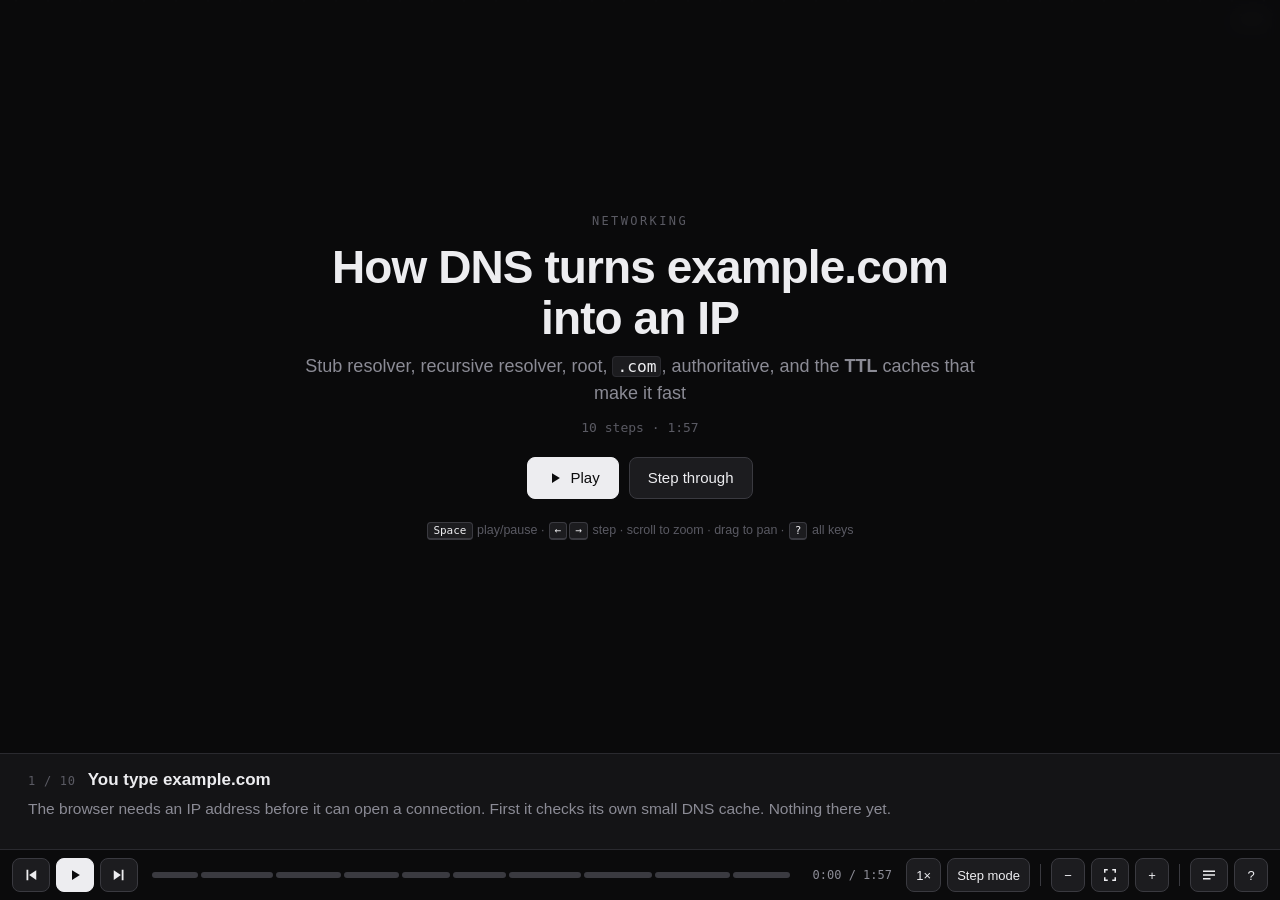
<file: docs/dns-resolution.html>
<!DOCTYPE html>
<html lang="en">
<head>
<meta charset="utf-8">
<meta http-equiv="Content-Security-Policy" content="default-src 'none'; script-src 'sha256-GI0qCGmOW7d8xEWfl8RNihRcGqWhf2yGq8Gp46oxGuc=' 'sha256-kvQaIffHl+cExJUGL+yHGMVlhmpKCr/OxLoLwkWGRME='; style-src 'sha256-rwlbadRSHjdOwyD4wZ5lJv6j2Em0l7DxQymT4Bx9bvk='; img-src data:; media-src data:">
<meta name="viewport" content="width=device-width, initial-scale=1">
<title>Explainer</title>
<link rel="icon" href="data:,">
<!-- built by motion-explainer from dns-resolution.scene.js; edit the scene, not this file -->
<style>
:root{
  --bg:#0b0b0c; --panel:#141416; --panel2:#1c1c1f; --line:#2a2a2f; --line2:#3a3a40;
  --fg:#ededf0; --dim:#8b8b95; --dimmer:#5a5a63; --accent:#0a84ff; --warn:#ffd60a;
  --sans:-apple-system,BlinkMacSystemFont,"SF Pro Text","Helvetica Neue",Arial,sans-serif;
  --mono:ui-monospace,"SF Mono",SFMono-Regular,Menlo,monospace;
}
:root[data-theme=hud]{
  --bg:#08090b; --panel:#0e1013; --panel2:#15181c; --line:#23272d; --line2:#323740;
  --fg:#f2efe9; --dim:#8a8f98; --dimmer:#5b6069; --accent:#ff4f1f; --warn:#fbbf24;
}
:root[data-theme=light]{
  --bg:#f5f5f7; --panel:#ffffff; --panel2:#ececf0; --line:#d8d8dd; --line2:#c7c7cc;
  --fg:#1d1d1f; --dim:#6e6e73; --dimmer:#a1a1a6; --accent:#0071e3; --warn:#b57600;
}
*{box-sizing:border-box}
[hidden]{display:none !important}
html,body{margin:0;height:100%;background:var(--bg);color:var(--fg);font:14px/1.45 var(--sans);-webkit-font-smoothing:antialiased;overflow:hidden}
kbd{font:11px var(--mono);border:1px solid var(--line2);border-bottom-width:2px;border-radius:4px;padding:1px 5px;margin:0 1px;color:var(--fg);background:var(--panel2)}
code{font:.9em var(--mono);background:var(--panel2);border:1px solid var(--line);border-radius:4px;padding:0 4px;color:var(--fg)}
.pre{white-space:pre}

#app{display:flex;flex-direction:column;height:100vh}
#stage{position:relative;flex:1;min-height:0;overflow:hidden;cursor:grab;touch-action:none}
#stage.panning{cursor:grabbing}
#svg{position:absolute;inset:0;width:100%;height:100%;display:block;user-select:none;-webkit-user-select:none}

/* captions: their own band, so narration never covers the drawing */
#cap{flex:none;min-height:96px;padding:14px 28px 14px;border-top:1px solid var(--line);background:var(--panel)}
#cap .ct{display:flex;gap:12px;align-items:baseline;margin-bottom:4px}
#capn{font:12px var(--mono);color:var(--dimmer);letter-spacing:.06em}
#capt{font-size:17px;font-weight:600}
#caps{color:var(--dim);font-size:15.5px;line-height:1.5;max-width:1100px}
#caps b{color:var(--fg);font-weight:600}
#cap.in .ct,#cap.in #caps{animation:capin .45s cubic-bezier(.2,.7,.2,1) both}
#cap.in #caps{animation-delay:.06s}
@keyframes capin{from{opacity:0;transform:translateY(6px)}to{opacity:1;transform:none}}

/* control bar */
#bar{flex:none;display:flex;align-items:center;gap:6px;padding:8px 12px;border-top:1px solid var(--line);background:var(--bg)}
#bar button,#bar select,#intro button,#hud button{font:500 13px var(--sans);color:var(--fg);background:var(--panel2);border:1px solid var(--line2);border-radius:8px;height:34px;min-width:34px;padding:0 9px;display:inline-flex;align-items:center;justify-content:center;gap:6px;cursor:pointer;transition:background .15s,border-color .15s}
#bar button:hover,#intro button:hover,#hud button:hover{border-color:var(--dimmer)}
#bar button svg,#intro button svg{width:18px;height:18px;fill:currentColor}
#bar button.primary,#intro button.primary{background:var(--fg);color:var(--bg);border-color:var(--fg)}
#bar button.on{background:var(--accent);border-color:var(--accent);color:#fff}
#bar .sep{width:1px;height:22px;background:var(--line2);margin:0 4px}
#tl{flex:1;display:flex;gap:3px;height:34px;align-items:center;cursor:pointer;position:relative;margin:0 8px;min-width:120px;touch-action:none}
.seg{position:relative;height:6px;border-radius:3px;background:var(--line2);overflow:hidden;flex-basis:0;transition:height .15s}
#tl:hover .seg{height:10px}
.seg i{position:absolute;left:0;top:0;bottom:0;background:var(--dim);width:0}
.seg.cur i{background:var(--accent)}
#tip{position:absolute;bottom:36px;transform:translateX(-50%);background:var(--panel2);border:1px solid var(--line2);padding:4px 9px;border-radius:6px;white-space:nowrap;font-size:12px;pointer-events:none;z-index:5}
#time{font:12px var(--mono);color:var(--dim);min-width:96px;text-align:center}

/* overlays */
#intro{position:absolute;inset:0;display:grid;place-items:center;background:color-mix(in srgb,var(--bg) 84%,transparent);backdrop-filter:blur(8px);-webkit-backdrop-filter:blur(8px);transition:opacity .4s,visibility .4s;z-index:4}
#intro.gone{opacity:0;visibility:hidden}
#intro .card{max-width:720px;text-align:center;padding:24px}
#intro .eyebrow{font:12px var(--mono);letter-spacing:.2em;text-transform:uppercase;color:var(--dimmer)}
#intro h1{font-size:46px;line-height:1.1;letter-spacing:-.02em;margin:14px 0 10px;font-weight:700}
#intro p{font-size:18px;color:var(--dim);margin:0 0 14px}
#intro .meta{font:13px var(--mono);color:var(--dimmer);margin-bottom:22px}
#intro .row{display:flex;gap:10px;justify-content:center;margin-bottom:22px}
#intro .row button{height:42px;padding:0 18px;font-size:15px}
#intro .keys{font-size:12.5px;color:var(--dimmer)}
#hud{position:absolute;top:12px;right:14px;display:flex;gap:8px;align-items:center;font:12px var(--mono);color:var(--dimmer);z-index:3}
#hud button{height:28px;font-size:12px}
#chap{position:absolute;top:0;right:0;bottom:0;width:340px;background:var(--panel);border-left:1px solid var(--line);overflow:auto;z-index:5;box-shadow:-20px 0 40px rgba(0,0,0,.25)}
#chap .dh{font:12px var(--mono);letter-spacing:.16em;text-transform:uppercase;color:var(--dimmer);padding:18px 20px 8px}
#chap ol{list-style:none;margin:0;padding:0 10px 20px}
#chap li{display:flex;gap:10px;align-items:baseline;padding:9px 10px;border-radius:8px;cursor:pointer}
#chap li:hover{background:var(--panel2)}
#chap li.cur{background:color-mix(in srgb,var(--accent) 18%,transparent)}
#chap li span{font:12px var(--mono);color:var(--dimmer);min-width:18px}
#chap li em{margin-left:auto;font:11px var(--mono);color:var(--dimmer);font-style:normal}
#help{position:absolute;inset:0;display:grid;place-items:center;background:color-mix(in srgb,var(--bg) 70%,transparent);z-index:6}
#help[hidden],#chap[hidden],#cap[hidden]{display:none}
#help .card{background:var(--panel);border:1px solid var(--line2);border-radius:14px;padding:22px 26px;max-width:620px;box-shadow:0 30px 80px rgba(0,0,0,.4)}
#help h2{margin:0 0 12px;font-size:18px}
#help td{padding:6px 14px 6px 0;vertical-align:top;color:var(--dim)}
#help td:first-child{white-space:nowrap;color:var(--fg)}
#help p{color:var(--dim);font-size:13px;margin:14px 0 0}
#lintb{position:absolute;left:14px;top:12px;z-index:3;font:12px var(--mono);color:var(--warn);background:color-mix(in srgb,var(--warn) 12%,var(--bg));border:1px solid color-mix(in srgb,var(--warn) 40%,transparent);border-radius:8px;padding:5px 10px;cursor:pointer}
#fatal{position:fixed;inset:24px;z-index:99;white-space:pre-wrap;font:14px/1.5 var(--mono);color:#ff453a;background:var(--panel);border:1px solid #ff453a;border-radius:12px;padding:24px;overflow:auto}

/* ?still=N  (screenshot of one step) and ?bare (no caption either) */
body.still #bar,body.still #intro,body.still #hud,body.still #lintb{display:none}
body.still #bcast .rec{animation:none}
body.bare #cap{display:none}
body.still #cap.in .ct,body.still #cap.in #caps{animation:none}

/* ?sheet  (contact sheet of every step) */
body.sheet{overflow:auto;height:auto}
#sheet{display:grid;grid-template-columns:repeat(var(--cols),1fr);gap:16px;padding:16px}
#sheet h1{grid-column:1/-1;margin:4px 2px 0;font-size:20px}
#sheet h1 span{font:13px var(--mono);color:var(--dimmer);margin-left:10px}
#sheet .sc{background:var(--panel);border:1px solid var(--line);border-radius:10px;overflow:hidden}
#sheet svg{width:100%;display:block;border-bottom:1px solid var(--line)}
#sheet .cc{min-height:58px;padding:7px 11px;font-size:12.5px;line-height:1.4;color:var(--dim)}
#sheet .cc b{color:var(--fg)}

@media (prefers-reduced-motion:reduce){
  #cap.in .ct,#cap.in #caps{animation:none}
  #intro{transition:none}
}

/* broadcast HUD (theme: 'hud'): screen-space frame, timecode and step slate over the drawing */
#bcast{position:absolute;inset:14px;pointer-events:none;font:600 12px var(--mono);letter-spacing:.14em;color:var(--dim);text-transform:uppercase}
#bcast .cnr{position:absolute;width:22px;height:22px;border:2px solid var(--accent);opacity:.85}
#bcast .cnr.tl{left:0;top:0;border-right:0;border-bottom:0}
#bcast .cnr.tr{right:0;top:0;border-left:0;border-bottom:0}
#bcast .cnr.bl{left:0;bottom:0;border-right:0;border-top:0}
#bcast .cnr.br{right:0;bottom:0;border-left:0;border-top:0}
#bcast .lbl{position:absolute}
#bcast .lbl.tl{left:34px;top:3px}
#bcast .lbl.tr{right:34px;top:3px}
#bcast .lbl.bl{left:34px;bottom:3px;color:var(--fg)}
#bcast .lbl.br{right:34px;bottom:3px}
#bcast .rec{color:var(--accent);animation:rec 1.4s steps(2) infinite}
:root[data-theme=hud] #hud,:root[data-theme=hud] #lintb{top:46px}
@media (prefers-reduced-motion:reduce){#bcast .rec{animation:none}}
@keyframes rec{50%{opacity:.25}}
#bcast::after{content:'';position:absolute;inset:-14px;background:repeating-linear-gradient(0deg,rgba(255,255,255,.018) 0 1px,transparent 1px 3px)}
</style>
</head>
<body>
<script>
/* Line icons for the motion explainer: 24x24 stroke paths, drawn for this engine (no third-party set).
   Use by name in a box (`icon: 'server'`) or as an `icon` element; anything else in `icon` is shown as text. */
const MOTION_ICONS = {
  __proto__: null,
  server: 'M4 4h16v6H4z M4 14h16v6H4z M8 7h.01 M8 17h.01 M12 7h4 M12 17h4',
  database: 'M4 6c0-1.7 3.6-3 8-3s8 1.3 8 3-3.6 3-8 3-8-1.3-8-3z M4 6v12c0 1.7 3.6 3 8 3s8-1.3 8-3V6 M4 12c0 1.7 3.6 3 8 3s8-1.3 8-3',
  cloud: 'M7 19h10a4.5 4.5 0 0 0 .6-9A6 6 0 0 0 6.2 9.6 4.7 4.7 0 0 0 7 19z',
  laptop: 'M5 5h14v10H5z M2 19h20',
  phone: 'M8 2h8a2 2 0 0 1 2 2v16a2 2 0 0 1-2 2H8a2 2 0 0 1-2-2V4a2 2 0 0 1 2-2z M11 18h2',
  user: 'M12 12a4 4 0 1 0 0-8 4 4 0 0 0 0 8z M4 21c0-4 3.6-6 8-6s8 2 8 6',
  users: 'M9 11a3.5 3.5 0 1 0 0-7 3.5 3.5 0 0 0 0 7z M2 20c0-3.3 3-5 7-5s7 1.7 7 5 M16 4.5a3.5 3.5 0 0 1 0 6.5 M18 15c2.4.6 4 2.2 4 5',
  lock: 'M6 11h12v10H6z M8 11V7a4 4 0 0 1 8 0v4 M12 15v2',
  unlock: 'M6 11h12v10H6z M8 11V7a4 4 0 0 1 7.5-2 M12 15v2',
  key: 'M8 11a4 4 0 1 0 0 8 4 4 0 0 0 0-8z M11 12l9-9 M16 7l2 2 M18 5l2 2',
  shield: 'M12 3l8 3v6c0 5-3.5 8-8 9-4.5-1-8-4-8-9V6z',
  'shield-check': 'M12 3l8 3v6c0 5-3.5 8-8 9-4.5-1-8-4-8-9V6z M9 12l2 2 4-4',
  queue: 'M5 4h14v4H5z M5 10h14v4H5z M5 16h14v4H5z',
  layers: 'M12 3l9 5-9 5-9-5z M3 12l9 5 9-5 M3 16l9 5 9-5',
  gear: 'M12 9a3 3 0 1 0 0 6 3 3 0 0 0 0-6z M12 6a6 6 0 1 0 0 12 6 6 0 0 0 0-12z M12 2v4 M12 18v4 M2 12h4 M18 12h4 M4.9 4.9 7.8 7.8 M16.2 16.2l2.9 2.9 M4.9 19.1l2.9-2.9 M16.2 7.8l2.9-2.9',
  'git-branch': 'M6 3v12 M18 9a3 3 0 1 0 0-6 3 3 0 0 0 0 6z M6 21a3 3 0 1 0 0-6 3 3 0 0 0 0 6z M18 9c0 6-12 3-12 6',
  'git-commit': 'M12 9a3 3 0 1 0 0 6 3 3 0 0 0 0-6z M2 12h7 M15 12h7',
  'git-merge': 'M6 3a3 3 0 1 0 0 6 3 3 0 0 0 0-6z M18 15a3 3 0 1 0 0 6 3 3 0 0 0 0-6z M6 9v12 M6 9c0 5 5 9 9 9',
  'pull-request': 'M6 3a3 3 0 1 0 0 6 3 3 0 0 0 0-6z M6 15a3 3 0 1 0 0 6 3 3 0 0 0 0-6z M18 15a3 3 0 1 0 0 6 3 3 0 0 0 0-6z M6 9v6 M18 15V8a2 2 0 0 0-2-2h-4 M14 3l-3 3 3 3',
  terminal: 'M3 4h18v16H3z M7 9l3 3-3 3 M12 15h5',
  code: 'M8 7l-5 5 5 5 M16 7l5 5-5 5 M14 4l-4 16',
  bug: 'M8 9h8v6a4 4 0 0 1-8 0z M9 9V7a3 3 0 0 1 6 0v2 M4 12h4 M16 12h4 M5 7l3 2 M19 7l-3 2 M5 18l3-2 M19 18l-3-2',
  check: 'M5 12l5 5 9-10',
  x: 'M6 6l12 12 M18 6 6 18',
  clock: 'M12 3a9 9 0 1 0 0 18 9 9 0 0 0 0-18z M12 7v5l3 2',
  alert: 'M12 3l10 18H2z M12 10v5 M12 18h.01',
  info: 'M12 3a9 9 0 1 0 0 18 9 9 0 0 0 0-18z M12 11v6 M12 7.5h.01',
  file: 'M6 2h8l5 5v15H6z M14 2v5h5',
  folder: 'M3 6h6l2 2h10v11H3z',
  mail: 'M3 5h18v14H3z M3 6l9 7 9-7',
  message: 'M4 4h16v12H8l-4 4z',
  globe: 'M12 3a9 9 0 1 0 0 18 9 9 0 0 0 0-18z M3 12h18 M12 3c3 3.5 3 14.5 0 18 M12 3c-3 3.5-3 14.5 0 18',
  network: 'M12 2.5a2.5 2.5 0 1 0 0 5 2.5 2.5 0 0 0 0-5z M5 16.5a2.5 2.5 0 1 0 0 5 2.5 2.5 0 0 0 0-5z M19 16.5a2.5 2.5 0 1 0 0 5 2.5 2.5 0 0 0 0-5z M10.8 7.2 6.2 16.8 M13.2 7.2l4.6 9.6 M7.5 19h9',
  cpu: 'M6 6h12v12H6z M9 9h6v6H9z M9 2v4 M15 2v4 M9 18v4 M15 18v4 M2 9h4 M2 15h4 M18 9h4 M18 15h4',
  package: 'M12 2l9 5v10l-9 5-9-5V7z M3 7l9 5 9-5 M12 12v10',
  rocket: 'M12 2c3 2 5 6 5 11l-2 3H9l-2-3c0-5 2-9 5-11z M12 9a1.5 1.5 0 1 0 0 3 1.5 1.5 0 0 0 0-3z M9 16l-2 5 3-2 M15 16l2 5-3-2',
  zap: 'M13 2 4 14h7l-1 8 9-12h-7z',
  search: 'M11 4a7 7 0 1 0 0 14 7 7 0 0 0 0-14z M20 20l-4-4',
  chart: 'M4 20h16 M7 16v-4 M12 16V8 M17 16V9',
  link: 'M10 14a4 4 0 0 0 5.7 0l3-3a4 4 0 0 0-5.7-5.7l-1 1 M14 10a4 4 0 0 0-5.7 0l-3 3a4 4 0 0 0 5.7 5.7l1-1',
  refresh: 'M20 11a8 8 0 0 0-14.5-4.5L4 8 M4 4v4h4 M4 13a8 8 0 0 0 14.5 4.5L20 16 M20 20v-4h-4',
  eye: 'M2 12s3.5-7 10-7 10 7 10 7-3.5 7-10 7S2 12 2 12z M12 9a3 3 0 1 0 0 6 3 3 0 0 0 0-6z',
  bell: 'M6 16v-5a6 6 0 0 1 12 0v5l2 2H4z M10 21h4',
  play: 'M7 4l13 8-13 8z',
  pause: 'M7 4h3v16H7z M14 4h3v16h-3z',
  wifi: 'M2 9a15 15 0 0 1 20 0 M5 12.5a10 10 0 0 1 14 0 M8.5 16a5 5 0 0 1 7 0 M12 19.5h.01',
  plug: 'M9 2v6 M15 2v6 M6 8h12v4a6 6 0 0 1-12 0z M12 18v4',
  robot: 'M5 8h14v11H5z M12 4v4 M9 13h.01 M15 13h.01 M9 16h6 M2 12v3 M22 12v3 M12 3.5h.01',
  sparkles: 'M12 3l2 5 5 2-5 2-2 5-2-5-5-2 5-2z M19 15l1 2 2 1-2 1-1 2-1-2-2-1 2-1z',
  headphones: 'M4 15v-3a8 8 0 0 1 16 0v3 M4 15h3v6H5a1 1 0 0 1-1-1z M20 15h-3v6h2a1 1 0 0 0 1-1z',
  book: 'M2 5c3-1 7-1 10 1 3-2 7-2 10-1v14c-3-1-7-1-10 1-3-2-7-2-10-1z M12 6v14',
  flag: 'M5 21V4 M5 4h12l-2 4 2 4H5',
  pin: 'M12 22s7-7 7-12a7 7 0 0 0-14 0c0 5 7 12 7 12z M12 7a3 3 0 1 0 0 6 3 3 0 0 0 0-6z',
  upload: 'M12 15V3 M7 8l5-5 5 5 M4 15v5h16v-5',
  download: 'M12 3v12 M7 10l5 5 5-5 M4 15v5h16v-5',
  trash: 'M4 6h16 M9 6V3h6v3 M6 6l1 15h10l1-15',
  star: 'M12 3l2.7 5.6 6.1.9-4.4 4.3 1 6.1L12 17l-5.4 2.9 1-6.1-4.4-4.3 6.1-.9z',
};
/* Motion explainer engine: a scene spec becomes a timeline, painted as SVG.
   Every frame is a pure function of time, so play, pause, scrub, skip and
   step all share one code path. No dependencies; works from file://.
   Scene format: REFERENCE.md. */
(function () {
'use strict';

const NS = 'http://www.w3.org/2000/svg';
const SANS = '-apple-system, BlinkMacSystemFont, "SF Pro Text", "Helvetica Neue", Arial, sans-serif';
const MONO = 'ui-monospace, "SF Mono", SFMono-Regular, Menlo, monospace';
const Q = new URLSearchParams(location.search);
const REDUCE = matchMedia('(prefers-reduced-motion: reduce)').matches;

/* ---------- lint sink: `motion check` reads it through --dump-dom ---------- */
const lintEl = document.createElement('pre');
lintEl.id = 'lint';
lintEl.hidden = true;
(document.body || document.documentElement).appendChild(lintEl);
const lint = line => { lintEl.textContent += line + '\n'; };
document.addEventListener('securitypolicyviolation', ev => lint(`error csp: blocked ${ev.violatedDirective} ${ev.blockedURI || ''}`));
window.addEventListener('error', ev => {
  lint(`error js: ${ev.message} (line ${ev.lineno})`);
  fatal(`${ev.message}\nline ${ev.lineno}`);
});

function fatal(msg) {
  const d = document.createElement('div');
  d.id = 'fatal';
  d.textContent = 'This explainer failed to load:\n\n' + msg;
  document.body.appendChild(d);
}

/* ---------- themes ---------- */
const THEMES = {
  dark: {
    bg: '#0b0b0c', panel: '#141416', fg: '#ededf0', dim: '#8b8b95', line: '#2c2c31', grid: '#1f1f23', fill: .16,
    tones: { plain: '#636369', muted: '#48484e', accent: '#0a84ff', ok: '#32d74b', warn: '#ffd60a', bad: '#ff453a',
             info: '#bf5af2', teal: '#64d2ff', orange: '#ff9f0a', pink: '#ff375f' },
  },
  light: {
    bg: '#f5f5f7', panel: '#ffffff', fg: '#1d1d1f', dim: '#6e6e73', line: '#d2d2d7', grid: '#e2e2e7', fill: .11,
    tones: { plain: '#a1a1a6', muted: '#c7c7cc', accent: '#0071e3', ok: '#248a3d', warn: '#b57600', bad: '#d70015',
             info: '#8944ab', teal: '#0a84a8', orange: '#c93400', pink: '#d30f45' },
  },
  hud: {
    bg: '#08090b', panel: '#101216', fg: '#f2efe9', dim: '#8a8f98', line: '#262a31', grid: '#16191e', fill: .15, hud: true,
    tones: { plain: '#5c6068', muted: '#3d4148', accent: '#ff4f1f', ok: '#4ade80', warn: '#fbbf24', bad: '#ff3b30',
             info: '#c084fc', teal: '#22d3ee', orange: '#ff8a3d', pink: '#ff4d8d' },
  },
};
for (const th of Object.values(THEMES)) { th.tones.fg = th.fg; th.tones.dim = th.dim; }

const hexCache = new Map();
function hex(c) {
  let v = hexCache.get(c);
  if (v) return v;
  let h = c.replace('#', '');
  if (h.length === 3) h = h.split('').map(x => x + x).join('');
  const n = parseInt(h, 16);
  v = [n >> 16 & 255, n >> 8 & 255, n & 255];
  hexCache.set(c, v);
  return v;
}
function rgb(th, v) {
  if (Array.isArray(v)) return mix(rgb(th, v[0]), rgb(th, v[1]), v[2]);
  if (th.tones[v]) return hex(th.tones[v]);
  return typeof v === 'string' && /^#[0-9a-f]{3,6}$/i.test(v) ? hex(v) : hex(th.tones.plain);
}
const mix = (a, b, p) => a.map((x, i) => x + (b[i] - x) * p);
const css = (c, a) => a == null ? `rgb(${c.map(Math.round)})` : `rgba(${c.map(Math.round)},${a})`;
const isPlain = v => v == null || v === 'plain' || v === 'muted' || v === 'fg' || v === 'dim';

/* ---------- math ---------- */
const EASE = {
  linear: p => p,
  inOut: p => p < .5 ? 4 * p * p * p : 1 - Math.pow(-2 * p + 2, 3) / 2,
  out: p => 1 - Math.pow(1 - p, 3),
  in: p => p * p * p,
  back: p => { const c1 = 1.70158, c3 = c1 + 1; return 1 + c3 * Math.pow(p - 1, 3) + c1 * Math.pow(p - 1, 2); },
  bounce: p => {
    const n = 7.5625, d = 2.75;
    if (p < 1 / d) return n * p * p;
    if (p < 2 / d) { const q = p - 1.5 / d; return n * q * q + .75; }
    if (p < 2.5 / d) { const q = p - 2.25 / d; return n * q * q + .9375; }
    const q = p - 2.625 / d;
    return n * q * q + .984375;
  },
  elastic: p => p <= 0 || p >= 1 ? p : Math.pow(2, -10 * p) * Math.sin((p * 10 - .75) * (2 * Math.PI / 3)) + 1,
  anticipate: p => {
    const c = 1.70158 * 1.525;
    return p < .5 ? Math.pow(2 * p, 2) * ((c + 1) * 2 * p - c) / 2 : (Math.pow(2 * p - 2, 2) * ((c + 1) * (p * 2 - 2) + c) + 2) / 2;
  },
};
const clamp01 = v => v < 0 ? 0 : v > 1 ? 1 : v;
const smooth = (a, b, v) => { const p = clamp01((v - a) / (b - a)); return p * p * (3 - 2 * p); };
const lerp = (a, b, p) => a + (b - a) * p;
const TAU = Math.PI * 2;
const list = v => v == null || v === false ? [] : Array.isArray(v) ? v : [v];
// ' Did you mean 'x'?' for a typo within two edits of a known name, else ''.
function near(word, names) {
  const w = String(word), dist = (a, b) => {
    let row = [...Array(b.length + 1).keys()];
    for (let i = 1; i <= a.length; i++) {
      const next = [i];
      for (let j = 1; j <= b.length; j++) next[j] = Math.min(row[j] + 1, next[j - 1] + 1, row[j - 1] + (a[i - 1] === b[j - 1] ? 0 : 1));
      row = next;
    }
    return row[b.length];
  };
  let best = null, bd = 3;
  for (const n of names) { const d = dist(w.toLowerCase(), String(n).toLowerCase()); if (d < bd && d < w.length) { best = n; bd = d; } }
  return best == null ? '' : ` Did you mean '${best}'?`;
}
const esc = s => String(s == null ? '' : s).replace(/[&<>"]/g, c => ({ '&': '&amp;', '<': '&lt;', '>': '&gt;', '"': '&quot;' })[c]);
const md = s => esc(s).replace(/\*\*(.+?)\*\*/g, '<b>$1</b>').replace(/`(.+?)`/g, '<code>$1</code>');
const fmtT = t => `${Math.floor(t / 60)}:${String(Math.floor(t % 60)).padStart(2, '0')}`;
const union = rs => rs.reduce((u, r) => [Math.min(u[0], r[0]), Math.min(u[1], r[1]), Math.max(u[2], r[2]), Math.max(u[3], r[3])]);
const hits = (a, b) => a[0] < b[2] - 2 && b[0] < a[2] - 2 && a[1] < b[3] - 2 && b[1] < a[3] - 2;
const inside = (a, b) => a[0] <= b[0] + 1 && a[1] <= b[1] + 1 && a[2] >= b[2] - 1 && a[3] >= b[3] - 1; // a contains b

function fit(r, pad, W, H) {
  const x0 = r[0] - pad, y0 = r[1] - pad, x1 = r[2] + pad, y1 = r[3] + pad;
  let w = Math.max(x1 - x0, W / 10), h = Math.max(y1 - y0, H / 10);
  if (w / h > W / H) h = w * H / W; else w = h * W / H;
  return { x: (x0 + x1) / 2 - w / 2, y: (y0 + y1) / 2 - h / 2, w, h };
}

/* ---------- text measuring (canvas, so lint and paint agree) ---------- */
const mctx = document.createElement('canvas').getContext('2d');
function textW(s, size, weight, mono) {
  mctx.font = `${weight || 400} ${size}px ${mono ? MONO : SANS}`;
  return mctx.measureText(s).width;
}
const wrapCache = new Map();
function wrap(str, maxw, size, weight, mono) {
  const key = [str, maxw, size, weight, mono].join('|');
  let out = wrapCache.get(key);
  if (out) return out;
  out = [];
  for (const para of String(str).split('\n')) {
    let line = '';
    for (const word of para.split(/\s+/).filter(Boolean)) {
      const cand = line ? line + ' ' + word : word;
      if (!line || textW(cand, size, weight, mono) <= maxw) line = cand;
      else { out.push(line); line = word; }
    }
    out.push(line);
  }
  wrapCache.set(key, out);
  return out;
}
const widest = (lines, size, weight, mono) => Math.max(0, ...lines.map(l => textW(l, size, weight, mono)));

/* ---------- elements ---------- */
const LAYER = { zone: 0, frame: 0, particles: 0, arrow: 1, box: 2, circle: 2, code: 2, icon: 2, chart: 2, note: 3, text: 3, title: 3 };
// Arrows normally sit under boxes; zoomed-in arrows sit with the boxes, so they draw over the box they are inside.
const layerOf = e => e.layer ?? (e.type === 'arrow' && e.minZoom ? 2 : LAYER[e.type]);
const ENTRY = { box: 'pop', circle: 'pop', arrow: 'draw', text: 'up', note: 'up', zone: 'fade', code: 'fade', icon: 'pop',
  title: 'words', frame: 'fade', chart: 'grow', particles: 'fade' };
const KINETIC = new Set(['type', 'words', 'scramble']);
const CONTAINERS = new Set(['zone', 'frame']);
const KINDS = { chart: ['bar', 'line', 'spark'], frame: ['window', 'terminal', 'browser', 'phone'], particles: ['drift', 'rise', 'burst'] };

function norm(d) {
  const e = Object.assign({}, d), t = e.type;
  if (t === 'box') { e.w = e.w ?? 200; e.h = e.h ?? 90; e.shape = e.shape || 'rect'; e.size = e.size || 22; }
  if (t === 'circle') e.r = e.r ?? 44;
  if (t === 'zone') { e.w = e.w ?? 600; e.h = e.h ?? 400; }
  if (t === 'code') {
    e.lines = e.lines || []; e.size = e.size || 17; e.lh = e.size * 1.65; e.head = e.title ? 34 : 0;
    e.w = e.w ?? 560; e.h = e.h ?? e.head + e.lines.length * e.lh + 28;
  }
  if (t === 'note') { e.w = e.w ?? 320; e.size = e.size || 17; }
  if (t === 'text') { e.size = e.size || 24; e.weight = e.weight || (e.size >= 34 ? 700 : 500); e.align = e.align || 'middle'; }
  if (t === 'arrow') e.width = e.width || 2.5;
  if (t === 'icon') { e.size = e.size || 48; e.w = e.h = e.size; }
  if (t === 'title') { e.size = e.size || 64; e.weight = e.weight || 800; e.align = e.align || 'start'; }
  if (t === 'frame') {
    e.kind = e.kind || 'window';
    e.w = e.w ?? (e.kind === 'phone' ? 300 : 640); e.h = e.h ?? (e.kind === 'phone' ? 600 : 400);
    e.lines = e.lines || []; e.size = e.size || 16; e.mono = e.mono ?? (e.kind === 'terminal' || e.kind === 'window');
  }
  if (t === 'chart') { e.kind = e.kind || 'bar'; e.w = e.w ?? 440; e.h = e.h ?? 260; e.data = e.data || []; e.labels = e.labels || []; }
  if (t === 'particles') { e.w = e.w ?? 600; e.h = e.h ?? 400; e.n = e.n || 40; e.mode = e.mode || 'drift'; e.size = e.size || 2.5; e.speed = e.speed ?? 1; }
  e.tone = e.tone || (t === 'text' || t === 'icon' ? 'fg' : t === 'zone' ? 'muted' : t === 'title' || t === 'chart' || t === 'particles' ? 'accent' : 'plain');
  return e;
}

// Shown string: a numeric `value` (tweened) wins over the static label.
function shown(e, s) {
  if (s.value != null) return (e.fmt || '{}').replace('{}', Number(s.value).toFixed(e.decimals || 0));
  return e.type === 'text' || e.type === 'note' || e.type === 'title' ? (s.text ?? s.label) : s.label;
}

function measure(e, s) {
  const str = shown(e, s) ?? '';
  if (e.type === 'title') {
    const T = titleLayout(e, str);
    return { w: T.w, h: T.h };
  }
  if (e.type === 'text') {
    const L = wrap(str, e.maxw || 1e9, e.size, e.weight, e.mono);
    return { w: widest(L, e.size, e.weight, e.mono), h: L.length * e.size * 1.25 };
  }
  const L = wrap(str, s.w - 36, e.size, 400), T = noteTitle(e, s);
  return { w: s.w, h: 30 + (T.length ? T.length * e.size * 1.35 + 4 : 0) + L.length * e.size * 1.45 };
}

// Kicker (small caps), big lines, then an accent bar; shared by measure, lint and paint.
function titleLayout(e, str) {
  const L = wrap(str, e.maxw || 1e9, e.size, e.weight), lh = e.size * 1.08, ks = Math.max(12, e.size * .26);
  const kick = e.kicker ? String(e.kicker).toUpperCase() : '', kh = kick ? ks * 1.9 : 0, bar = Math.max(4, e.size * .085);
  const tw = widest(L, e.size, e.weight), w = Math.max(tw, kick ? textW(kick, ks, 700) + kick.length * ks * .18 : 0);
  return { L, lh, ks, kick, kh, bar, tw, w, h: kh + L.length * lh + bar * 3 };
}

function frameTop(e) {
  return (e.kind === 'phone' ? 50 : 36) + 14;
}

// Same id, same sequence: particles sit in the same places on every frame and in screenshots.
function seeded(str) {
  let a = 2166136261;
  for (const ch of String(str)) a = Math.imul(a ^ ch.charCodeAt(0), 16777619);
  return () => {
    a = (a + 0x6D2B79F5) | 0;
    let t = Math.imul(a ^ (a >>> 15), 1 | a);
    t = (t + Math.imul(t ^ (t >>> 7), 61 | t)) ^ t;
    return ((t ^ (t >>> 14)) >>> 0) / 4294967296;
  };
}
const GLYPHS = 'ABCDEFGHIJKLMNOPQRSTUVWXYZ0123456789#$%&*+=<>/';
const ICONSTYLE = { fill: 'none', 'stroke-width': 1.8, 'stroke-linecap': 'round', 'stroke-linejoin': 'round' };

// Bold, so it wraps at a different point than the body text.
function noteTitle(e, s) {
  return e.title ? wrap(e.title, s.w - 36, e.size, 700) : [];
}

function boxText(e, s) {
  const label = shown(e, s);
  const circ = e.type === 'circle';
  const maxw = circ ? s.r * 1.7 : e.shape === 'diamond' ? s.w * .6 : e.shape === 'pill' ? s.w - s.h * .5 : s.w - 28;
  const size = circ ? (e.size || Math.min(26, s.r * .62)) : e.size;
  const L = label == null || label === '' ? [] : wrap(String(label), maxw, size, 600);
  const ss = e.subSize || (circ ? 15 : Math.round(size * .68 * 10) / 10);
  const SB = s.sub ? wrap(String(s.sub), circ ? 220 : maxw, ss, 400) : [];
  const iconH = s.icon && !circ ? 40 : 0, lh = size * 1.2, sh = ss * 1.3, gap = L.length && SB.length ? size * .22 : 0;
  const total = iconH + L.length * lh + (circ ? 0 : gap + SB.length * sh);
  return { L, SB, size, ss, maxw, iconH, lh, sh, gap, total, key: [label, s.sub, s.icon, maxw, size].join('\u0001') };
}

function bbox(e, s, S) {
  if (e.type === 'arrow') {
    const a = endPt(e.from, S), b = endPt(e.to, S);
    return [Math.min(a.x, b.x), Math.min(a.y, b.y), Math.max(a.x, b.x), Math.max(a.y, b.y)];
  }
  const y = s.y + (s.oy || 0);
  if (e.type === 'circle') return [s.x - s.r, y - s.r, s.x + s.r, y + s.r];
  if (e.type === 'text' || e.type === 'title') {
    const x0 = e.align === 'start' ? s.x : e.align === 'end' ? s.x - s.w : s.x - s.w / 2;
    return [x0, y - s.h / 2, x0 + s.w, y + s.h / 2];
  }
  return [s.x - s.w / 2, y - s.h / 2, s.x + s.w / 2, y + s.h / 2];
}
function endPt(ref, S) {
  if (Array.isArray(ref)) return { x: ref[0], y: ref[1] };
  const s = S[ref];
  return s ? { x: s.x, y: s.y + (s.oy || 0) } : { x: 0, y: 0 };
}

/* ---------- flow packets: their route, and hand-offs through components ---------- */
const FLOW_TAIL = .45;  // seconds a landing ripple and glow last after a flow ends
const center = (e, s, S) => { const r = bbox(e, s, S); return { x: (r[0] + r[2]) / 2, y: (r[1] + r[3]) / 2 }; };
const lerpPt = (a, b, k) => ({ x: lerp(a.x, b.x, k), y: lerp(a.y, b.y, k) });
// [where the packet starts, where it lands]: element ids, or arrays for free points.
function flowEnds(f, by) {
  const a = by[f.edges[0]], z = by[f.edges[f.edges.length - 1]];
  return f.reverse ? [z.to, a.from] : [a.from, z.to];
}
// The path a packet rides: each arrow, plus a short pass through every component two arrows share,
// so a multi-arrow flow goes in and out of the box instead of jumping across it.
function flowRoute(f, S, by) {
  const E = f.reverse ? f.edges.slice().reverse() : f.edges, segs = [];
  for (let i = 0; i < E.length; i++) {
    const e = by[E[i]], ge = edgeGeom(e, S, by);
    if (!ge) return null;
    const G = f.reverse ? { p0: ge.p2, c: ge.c, p2: ge.p0 } : ge;
    const via = i && (f.reverse ? by[E[i - 1]].from : by[E[i - 1]].to), start = f.reverse ? e.to : e.from;
    if (i && via === start && by[start] && S[start]) {
      const a = segs[segs.length - 1].end, b = G.p0, c = center(by[start], S[start], S);
      const cc = { x: 2 * c.x - (a.x + b.x) / 2, y: 2 * c.y - (a.y + b.y) / 2 };  // the curve passes through the center
      segs.push({ w: .5, node: start, from: a, at: k => bez({ p0: a, c: cc, p2: b }, k) });
    }
    segs.push({ w: 1, at: k => bez(G, k), end: G.p2 });
  }
  return segs;
}
// A point on the route at u in 0..1; inside a component it carries the node, its progress k and how far in it is.
function routeAt(segs, u) {
  let x = clamp01(u) * segs.reduce((n, sg) => n + sg.w, 0);
  for (let i = 0; i < segs.length; i++) {
    const sg = segs[i];
    if (x <= sg.w + 1e-9 || i === segs.length - 1) {
      const k = clamp01(x / sg.w), pt = sg.at(k);
      return sg.node ? { x: pt.x, y: pt.y, node: sg.node, from: sg.from, k, inside: Math.min(1, k * 4, (1 - k) * 4) } : { x: pt.x, y: pt.y, inside: 0 };
    }
    x -= sg.w;
  }
}
// Two flows in a row through the same component share one packet: it waits inside between them.
function linkFlows(fx, by) {
  const flows = fx.filter(f => f.k === 'flow' && f.count === 1).sort((a, b) => a.t0 - b.t0);
  for (const b of flows) {
    const start = flowEnds(b, by)[0];
    if (typeof start !== 'string' || !by[start]) continue;
    const a = flows.filter(f => f !== b && !f.next && f.t0 < b.t0 && flowEnds(f, by)[1] === start && f.t1 <= b.t0 + .05 && b.t0 - f.t1 <= 2.5).pop();
    if (!a) continue;
    // Short gaps borrow a little time from both flows, so the pass through the component never snaps.
    const pad = Math.max(0, (.5 - (b.t0 - a.t1)) / 2);
    Object.assign(a, { next: b, cut: a.t1 - pad });
    Object.assign(b, { prev: a, cut: b.t0 + pad });
    fx.push({ k: 'hold', node: start, a, b, t0: a.t1 - pad, t1: b.t0 + pad, tone: a.tone });
  }
}

/* ---------- arrows: quadratic curves clipped to their end shapes ---------- */
function anchor(ref, S, by, off) {
  if (Array.isArray(ref)) return { x: ref[0], y: ref[1], k: 'pt' };
  const s = S[ref], e = by[ref];
  if (!s || !e) return null;
  if (off) return { x: s.x + off[0], y: s.y + (s.oy || 0) + off[1], k: 'pt' };
  if (e.type === 'text' || e.type === 'title') {
    const r = bbox(e, s, S);
    return { x: (r[0] + r[2]) / 2, y: (r[1] + r[3]) / 2, w: r[2] - r[0], h: r[3] - r[1], k: 'rect' };
  }
  const k = e.type === 'circle' ? 'circle' : e.shape === 'diamond' ? 'diamond' : 'rect';
  return { x: s.x, y: s.y + (s.oy || 0), w: s.w, h: s.h, r: s.r, k };
}
function edgeOf(A, dx, dy, gap) {
  if (!dx && !dy) return { x: A.x, y: A.y };
  const L = Math.hypot(dx, dy) || 1, ux = dx / L, uy = dy / L;
  let t = 0;
  if (A.k === 'circle') t = A.r;
  else if (A.k === 'diamond') t = 1 / (Math.abs(ux) / (A.w / 2) + Math.abs(uy) / (A.h / 2));
  else if (A.k === 'rect') t = Math.min(ux ? A.w / 2 / Math.abs(ux) : 1e9, uy ? A.h / 2 / Math.abs(uy) : 1e9);
  if (A.k !== 'pt') t += gap;
  return { x: A.x + ux * t, y: A.y + uy * t };
}
function edgeGeom(e, S, by) {
  const A = anchor(e.from, S, by, e.fromOffset), B = anchor(e.to, S, by, e.toOffset);
  if (!A || !B) return null;
  const dx = B.x - A.x, dy = B.y - A.y, len = Math.hypot(dx, dy) || 1, bend = e.bend || 0;
  let c = { x: (A.x + B.x) / 2 - dy * bend * .5, y: (A.y + B.y) / 2 + dx * bend * .5 };
  const gap = e.gap ?? 8;
  const p0 = edgeOf(A, c.x - A.x, c.y - A.y, gap), p2 = edgeOf(B, c.x - B.x, c.y - B.y, gap);
  if (!bend) c = { x: (p0.x + p2.x) / 2, y: (p0.y + p2.y) / 2 };
  return { p0, c, p2, len };
}
const bez = (g, u) => { const v = 1 - u; return { x: v * v * g.p0.x + 2 * v * u * g.c.x + u * u * g.p2.x, y: v * v * g.p0.y + 2 * v * u * g.c.y + u * u * g.p2.y }; };
const bezD = (g, u) => ({ x: 2 * (1 - u) * (g.c.x - g.p0.x) + 2 * u * (g.p2.x - g.c.x), y: 2 * (1 - u) * (g.c.y - g.p0.y) + 2 * u * (g.p2.y - g.c.y) });
const unit = d => { const L = Math.hypot(d.x, d.y) || 1; return { x: d.x / L, y: d.y / L }; };
function labelRect(e, g, label) {
  const ls = e.labelSize || 14, m = bez(g, e.labelAt ?? .5), w = textW(String(label), ls, 500) + ls * 1.4;
  return [m.x - w / 2, m.y - ls * .93, m.x + w / 2, m.y + ls * .93];
}

/* ---------- compile: spec -> tweens + transient effects + steps ---------- */
const VERBS = ['show', 'hide', 'set', 'move', 'highlight', 'unhighlight', 'focus', 'unfocus', 'flow', 'pulse', 'camera', 'swap', 'line', 'wait'];
const TIMING = new Set(['at', 'with', 'dur', 'ease', 'stagger', 'fx']);
const NUMP = ['x', 'y', 'w', 'h', 'r', 'value', 'alpha', 'mark', 'typed'];
const DISCP = ['label', 'sub', 'text', 'icon', 'name'];
const BACKDROPS = ['dots', 'grid', 'glow', 'none'];
const DUR = { show: .6, hide: .45, set: .7, move: .8, highlight: .4, unhighlight: .35, focus: .5, unfocus: .5, flow: 1.2, pulse: .9, camera: 1.2, swap: .9, line: .35 };

function compile(spec) {
  const issues = [];
  const say = (lvl, step, msg) => issues.push({ lvl, step, msg });
  const [W, H] = spec.size || [1600, 900];
  const els = [], by = {};
  for (const d of spec.elements || []) {
    if (!d || !d.id) { say('error', 0, 'an element has no id'); continue; }
    if (by[d.id]) { say('error', 0, `duplicate id '${d.id}'`); continue; }
    if (!(d.type in LAYER)) { say('error', 0, `'${d.id}': unknown type '${d.type}'.${near(d.type, Object.keys(LAYER)) || ` Use ${Object.keys(LAYER).join(', ')}.`}`); continue; }
    if (d.id === 'all' || d.id === 'canvas') { say('error', 0, `'${d.id}' is a reserved id`); continue; }
    const e = norm(d);
    els.push(e);
    by[e.id] = e;
  }
  for (const e of els) {
    if (e.type !== 'arrow') continue;
    for (const end of [e.from, e.to]) if (!Array.isArray(end) && !by[end]) say('error', 0, `arrow '${e.id}': unknown endpoint '${end}'.${near(end, Object.keys(by))}`);
  }
  for (const e of els) {
    if (e.type === 'icon' && !MOTION_ICONS[e.name]) say('error', 0, `icon '${e.id}': unknown name '${e.name}'.${near(e.name, Object.keys(MOTION_ICONS)) || ' See REFERENCE.md, Icons.'}`);
    else if (e.type === 'box' && /^[a-z][a-z0-9-]+$/.test(e.icon || '') && !MOTION_ICONS[e.icon]) {
      say('warn', 0, `'${e.id}': '${e.icon}' is not a known icon, so it is drawn as text`);
    }
    if (e.type === 'chart' && !e.data.length) say('error', 0, `chart '${e.id}' has no data`);
    const kinds = KINDS[e.type], kind = e.type === 'particles' ? e.mode : e.kind;
    if (kinds && !kinds.includes(kind)) say('warn', 0, `${e.type} '${e.id}': unknown ${e.type === 'particles' ? 'mode' : 'kind'} '${kind}' (use ${kinds.join(', ')})`);
  }
  if (spec.backdrop && !BACKDROPS.includes(spec.backdrop)) say('warn', 0, `unknown backdrop '${spec.backdrop}' (use ${BACKDROPS.join(', ')})`);

  const init = { $cam: { x: 0, y: 0, w: W, h: H } };
  for (const e of els) {
    init[e.id] = {
      x: e.x || 0, y: e.y || 0, w: e.w || 0, h: e.h || 0, r: e.r || 0, op: e.on ? 1 : 0, alpha: e.alpha ?? 1,
      hl: 0, dim: 0, oy: 0, cur: e.cur || 0, value: e.value, tone: e.tone, hlTone: 'accent',
      label: e.label, sub: e.sub, text: e.text, icon: e.icon, name: e.name, fx: e.fx || ENTRY[e.type],
      mark: e.mark || 0, typed: e.typed ?? 1, data: e.data && e.data.slice(),
    };
    if (e.type === 'text' || e.type === 'note' || e.type === 'title') Object.assign(init[e.id], measure(e, init[e.id]));
    if (e.type === 'chart') e.top = Math.max(1e-9, ...e.data);
  }

  const cur = {};
  for (const id in init) cur[id] = Object.assign({}, init[id]);
  const tweens = [], fx = [], steps = [];
  const sets = voiceSets(), voice = sets && Object.fromEntries(Object.keys(sets).map(n => [n, []]));
  let si = 0;
  const tw = (id, p, b, t0, t1, k = 'num', e = 'inOut', amp) => {
    if (!EASE[e]) { say('warn', si + 1, `unknown ease '${e}'.${near(e, Object.keys(EASE)) || ` Use ${Object.keys(EASE).join(', ')}.`}`); e = 'inOut'; }
    tweens.push({ id, p, a: cur[id][p] ?? b, b, t0, t1, k, e, amp });
    cur[id][p] = b;
  };
  const known = id => {
    if (by[id]) return true;
    say('error', si + 1, `unknown id '${id}'.${near(id, Object.keys(by))}`);
    return false;
  };
  const ids = v => list(v).filter(known);
  const bb = id => bbox(by[id], cur[id], cur);
  const remeasure = (id, s, d) => {
    const e = by[id];
    if (e.type !== 'text' && e.type !== 'note' && e.type !== 'title') return;
    const m = measure(e, cur[id]);
    tw(id, 'w', m.w, s, s + d, 'disc');
    tw(id, 'h', m.h, s, s + d, 'disc');
  };

  const EMIT = {
    show(a, s) {
      const L = ids(a.show), st = a.stagger ?? (L.length > 1 ? .08 : 0);
      let span = 0;
      L.forEach((id, i) => {
        const t = s + i * st, f = a.fx || by[id].fx || ENTRY[by[id].type], d = a.dur ?? entryDur(f, shown(by[id], cur[id]));
        tw(id, 'fx', f, t, t, 'disc');
        tw(id, 'op', 1, t, t + d, 'num', 'linear');
        span = Math.max(span, i * st + d);
      });
      return span;
    },
    hide(a, s) {
      const L = ids(a.hide), st = a.stagger ?? 0, d = a.dur ?? DUR.hide;
      L.forEach((id, i) => {
        const t = s + i * st;
        tw(id, 'fx', a.fx || 'fade', t, t, 'disc');
        tw(id, 'op', 0, t, t + d, 'num', 'linear');
      });
      return L.length ? (L.length - 1) * st + d : 0;
    },
    set(a, s) {
      const d = a.dur ?? DUR.set;
      for (const id of ids(a.set)) {
        for (const p of Object.keys(a)) {
          if (p === 'set' || TIMING.has(p)) continue;
          if (p === 'data' && by[id].type === 'chart') {
            const v = list(a.data);
            if (v.length !== by[id].data.length) { say('error', si + 1, `set: chart '${id}' has ${by[id].data.length} values, data has ${v.length}`); continue; }
            tw(id, 'data', v.slice(), s, s + d, 'arr', a.ease || 'inOut');
            by[id].top = Math.max(by[id].top, ...v);
          } else if (NUMP.includes(p)) { tw(id, p, a[p], s, s + d, 'num', a.ease || 'inOut'); if (p === 'value') remeasure(id, s, d); }
          else if (p === 'tone') tw(id, 'tone', a[p], s, s + d, 'col');
          else if (DISCP.includes(p)) {
            if (p === 'name' && by[id].type === 'icon' && !MOTION_ICONS[a[p]]) say('error', si + 1, `set: icon '${id}': unknown name '${a[p]}'`);
            else if (p === 'icon' && by[id].type === 'box' && /^[a-z][a-z0-9-]+$/.test(a[p] || '') && !MOTION_ICONS[a[p]]) {
              say('warn', si + 1, `set: '${id}': '${a[p]}' is not a known icon, so it is drawn as text`);
            }
            tw(id, p, a[p], s, s + d, 'disc');
            remeasure(id, s, d);
          }
          else say('warn', si + 1, `set: unknown property '${p}' (allowed: ${NUMP.concat('tone', 'data', DISCP).join(', ')})`);
        }
      }
      return d;
    },
    move(a, s) {
      const d = a.dur ?? DUR.move, m = a.move;
      const targets = m && typeof m === 'object' && !Array.isArray(m) ? Object.entries(m).filter(([id]) => known(id)) : ids(m).map(id => [id, a]);
      for (const [id, o] of targets) {
        const c = cur[id];
        let x = o.x ?? c.x, y = o.y ?? c.y;
        if (o.to != null && known(o.to)) { x = cur[o.to].x; y = cur[o.to].y; }
        x += o.dx || 0;
        y += o.dy || 0;
        if (x !== c.x) tw(id, 'x', x, s, s + d, 'num', a.ease || 'inOut');
        if (y !== c.y) tw(id, 'y', y, s, s + d, 'num', a.ease || 'inOut');
      }
      return d;
    },
    highlight(a, s) {
      const d = a.dur ?? DUR.highlight;
      for (const id of ids(a.highlight)) {
        tw(id, 'hlTone', a.tone || (isPlain(cur[id].tone) ? 'accent' : cur[id].tone), s, s + d, 'col');
        tw(id, 'hl', 1, s, s + d);
      }
      return d;
    },
    unhighlight(a, s) {
      const d = a.dur ?? DUR.unhighlight;
      const L = a.unhighlight === '*' || a.unhighlight === true ? els.filter(e => cur[e.id].hl > 0).map(e => e.id) : ids(a.unhighlight);
      for (const id of L) tw(id, 'hl', 0, s, s + d);
      return d;
    },
    focus(a, s) {
      if (a.focus == null || a.focus === false) return EMIT.unfocus(a, s);
      const d = a.dur ?? DUR.focus, F = new Set(ids(a.focus));
      for (const e of els) if (e.type === 'arrow' && F.has(e.from) && F.has(e.to)) F.add(e.id);
      for (const e of els) {
        const want = F.has(e.id) ? 0 : 1;
        if (cur[e.id].dim !== want) tw(e.id, 'dim', want, s, s + d);
      }
      return d;
    },
    unfocus(a, s) {
      const d = a.dur ?? DUR.unfocus;
      for (const e of els) if (cur[e.id].dim !== 0) tw(e.id, 'dim', 0, s, s + d);
      return d;
    },
    flow(a, s) {
      const L = ids(a.flow).filter(id => by[id].type === 'arrow' || (say('error', si + 1, `flow: '${id}' is not an arrow`), false));
      if (!L.length) return 0;
      for (const id of L) if (cur[id].op < .5) say('warn', si + 1, `flow on '${id}', which is hidden at that moment`);
      const d = a.dur ?? (L.length === 1 ? DUR.flow : .75 * L.length);
      const tone = a.tone || (isPlain(cur[L[0]].tone) ? 'accent' : cur[L[0]].tone);
      fx.push({ k: 'flow', edges: L, t0: s, t1: s + d, tone, label: a.label, count: Math.max(1, a.count || 1), reverse: !!a.reverse });
      return d;
    },
    pulse(a, s) {
      const d = a.dur ?? DUR.pulse;
      for (const id of ids(a.pulse)) fx.push({ k: 'pulse', id, t0: s, t1: s + d, tone: a.tone || (isPlain(cur[id].tone) ? 'accent' : cur[id].tone) });
      return d;
    },
    camera(a, s) {
      const d = a.dur ?? DUR.camera, v = a.camera;
      let r;
      if (v === 'canvas') r = { x: 0, y: 0, w: W, h: H };
      else if (v && typeof v === 'object' && !Array.isArray(v)) {
        const z = v.zoom || 1;
        r = { x: (v.x ?? W / 2) - W / z / 2, y: (v.y ?? H / 2) - H / z / 2, w: W / z, h: H / z };
      } else {
        const L = v === 'all' ? els.filter(e => cur[e.id].op > .5 && !e.minZoom).map(e => e.id) : ids(v);
        if (!L.length) return 0;
        r = fit(union(L.map(bb)), a.pad ?? 60, W, H);
      }
      for (const p of ['x', 'y', 'w', 'h']) tw('$cam', p, r[p], s, s + d, 'num', a.ease || 'inOut');
      return d;
    },
    swap(a, s) {
      const [p, q] = list(a.swap);
      if (!known(p) || !known(q)) return 0;
      const d = a.dur ?? DUR.swap, A = Object.assign({}, cur[p]), B = Object.assign({}, cur[q]);
      const amp = a.arc ?? Math.min(90, Math.hypot(A.x - B.x, A.y - B.y) * .35 + 20);
      tw(p, 'x', B.x, s, s + d); tw(p, 'y', B.y, s, s + d);
      tw(q, 'x', A.x, s, s + d); tw(q, 'y', A.y, s, s + d);
      tw(p, 'oy', 0, s, s + d, 'arc', 'inOut', -amp);
      tw(q, 'oy', 0, s, s + d, 'arc', 'inOut', amp);
      return d;
    },
    line(a, s) {
      const d = a.dur ?? DUR.line;
      for (const id of ids(a.line)) tw(id, 'cur', a.n ?? 0, s, s + d);
      return d;
    },
    wait(a) { return +a.wait || 0; },
  };

  let T = 0;
  (spec.steps || []).forEach((st, k) => {
    si = k;
    const t0 = T;
    let gS = T, gE = T, end = T;
    for (const a of list(st.do)) {
      const vs = VERBS.filter(v => v in a);
      if (vs.length !== 1) {
        const typo = Object.keys(a).map(key => near(key, VERBS)).find(Boolean);
        say('error', k + 1, vs.length ? `one verb per action, got ${vs.join(' + ')}` : `action without a verb: ${JSON.stringify(a)}.${typo || ` Verbs: ${VERBS.join(', ')}.`}`);
        continue;
      }
      const s = a.at != null ? t0 + a.at : a.with ? gS : gE;
      const span = EMIT[vs[0]](a, s);
      if (a.with || a.at != null) { gS = s; gE = Math.max(gE, s + span); } else { gS = s; gE = s + span; }
      end = Math.max(end, s + span);
    }
    if (!st.title) say('warn', k + 1, 'step has no title');
    const words = (st.say || '').split(/\s+/).filter(Boolean).length;
    if (words > 60) say('warn', k + 1, `narration is ${words} words; split the step (aim for <= 40)`);
    // Every voice must fit the step, so it holds for the longest fresh clip.
    let dur = 0, stale = false;
    for (const n in voice) {
      const clip = sets[n][k], fresh = clip && clip.say === (st.say || '') ? clip : null;
      if (clip && !fresh) stale = true;
      voice[n].push(fresh);
      if (fresh) dur = Math.max(dur, fresh.dur);
    }
    if (stale) say('warn', k + 1, 'voice clip is out of date (narration changed); run motion voice again');
    const spoken = dur ? (REDUCE ? end : t0) + dur + .4 - end : 0;
    // Narrated steps move on when the voice ends; the reading-time guess is only for silent ones.
    const read = dur ? 0 : Math.min(9, Math.max(1.2, words / 3.2 + .8 - (end - t0) * .6));
    const hold = Math.max(.3, spoken, st.hold ?? read);
    steps.push({ title: st.title || `Step ${k + 1}`, say: st.say || '', t0, rest: end, t1: end + hold });
    T = end + hold;
  });
  if (!steps.length) say('error', 0, 'scene has no steps');
  for (const n in voice) {
    if (sets[n].length !== steps.length) say('warn', 0, `voice has ${sets[n].length} clips for ${steps.length} steps; run motion voice again`);
    if (!voice[n].some(Boolean)) delete voice[n];
  }
  linkFlows(fx, by);
  return { W, H, els, by, init, tweens, fx, steps, total: T, issues, title: spec.title || 'Explainer',
    voice: voice && Object.keys(voice).length ? voice : null, backdrop: spec.backdrop || 'dots' };
}

// Kinetic text takes as long as its length needs; everything else uses the show default.
function entryDur(fx, str) {
  const text = String(str ?? '');
  if (fx === 'type' || fx === 'scramble') return Math.min(4, Math.max(.6, text.length * .035));
  if (fx === 'words') return Math.min(3, Math.max(.6, text.split(/\s+/).filter(Boolean).length * .14));
  return DUR.show;
}

// Kokoro ids read as names in the picker: ef_dora -> Dora, af_heart -> Heart.
const voiceName = n => n.replace(/^[a-z][fm]_/, '').replace(/^./, c => c.toUpperCase());

// `motion voice` embeds Motion.voice = { voiceName: [one clip per step] }; a bare array is one unnamed voice.
function voiceSets() {
  const v = window.Motion && window.Motion.voice;
  return Array.isArray(v) ? { voice: v } : v && typeof v === 'object' ? v : null;
}

// A clip starts with its step; with reduced motion the playhead skips to rest, so it starts there.
function voiceAt(s) {
  return REDUCE ? s.rest : s.t0;
}

function stateAt(C, t) {
  const S = {};
  for (const id in C.init) S[id] = Object.assign({}, C.init[id]);
  for (const w of C.tweens) {
    if (t < w.t0) continue;
    const s = S[w.id];
    if (t >= w.t1) { s[w.p] = w.b; continue; }
    const p = (t - w.t0) / (w.t1 - w.t0);
    if (w.k === 'num') s[w.p] = lerp(w.a, w.b, EASE[w.e](p));
    else if (w.k === 'col') s[w.p] = [w.a, w.b, EASE.inOut(p)];
    else if (w.k === 'arc') s[w.p] = w.amp * Math.sin(Math.PI * EASE.inOut(p));
    else if (w.k === 'arr') s[w.p] = w.b.map((v, i) => lerp((w.a || [])[i] ?? 0, v, EASE[w.e](p)));
    else s[w.p] = p < .5 ? w.a : w.b;
  }
  return S;
}

/* ---------- lint: layout problems at every step's resting state ---------- */
function lintLayout(C) {
  const { els, by, W, H, steps } = C, seen = new Set();
  steps.forEach((st, k) => {
    const warn = msg => { if (!seen.has(msg)) { seen.add(msg); C.issues.push({ lvl: 'warn', step: k + 1, msg }); } };
    const S = stateAt(C, st.rest);
    const on = els.filter(e => S[e.id].op > .5 && S[e.id].alpha > .05);
    const solid = e => e.type !== 'arrow' && e.type !== 'particles';
    const box = e => ({ e, r: bbox(e, S[e.id], S) });
    const vis = on.filter(e => !e.minZoom), boxes = vis.filter(solid).map(box);
    for (const { e, r } of boxes) if (r[0] < -2 || r[1] < -2 || r[2] > W + 2 || r[3] > H + 2) warn(`'${e.id}' sticks out of the ${W}x${H} canvas`);
    // Text has to fit its box at any zoom, so insides that only appear zoomed in are checked too.
    for (const e of on.filter(solid)) fitText(e, S[e.id], warn);
    for (const { e: z, r: zr } of boxes) {
      if (z.type !== 'zone' || !S[z.id].label || (z.labelMaxZoom && z.labelMaxZoom < 1)) continue;
      const lab = String(S[z.id].label).toUpperCase(), lw = textW(lab, 13, 700) + .12 * 13 * lab.length;
      const lr = [zr[0] + 16, zr[1] + 9, zr[0] + 20 + lw, zr[1] + 35];
      for (const { e: o, r } of boxes) if (o !== z && o.type !== 'zone' && inside(zr, r) && hits(lr, r)) warn(`label of zone '${z.id}' is covered by '${o.id}'`);
    }
    const order = new Map(els.map((e, i) => [e.id, i]));
    const above = (a, b) => layerOf(a) > layerOf(b) || (layerOf(a) === layerOf(b) && order.get(a.id) > order.get(b.id));
    lintScene(boxes, vis.filter(e => e.type === 'arrow'), S, by, warn, above);
    // Zoomed-in insides: each belongs to the smallest canvas element around its center, must stay inside it,
    // and is checked against the other insides of that element as if it were its own small canvas.
    const groups = new Map();
    for (const it of on.filter(e => e.minZoom && solid(e)).map(box)) {
      const cx = (it.r[0] + it.r[2]) / 2, cy = (it.r[1] + it.r[3]) / 2;
      const home = boxes.filter(b => b.e.type !== 'text' && b.r[0] < cx && cx < b.r[2] && b.r[1] < cy && cy < b.r[3])
        .sort((a, b) => (a.r[2] - a.r[0]) * (a.r[3] - a.r[1]) - (b.r[2] - b.r[0]) * (b.r[3] - b.r[1]))[0];
      if (!home) continue;
      if (!inside([home.r[0] + 2, home.r[1] + 2, home.r[2] - 2, home.r[3] - 2], it.r)) warn(`'${it.e.id}' sticks out of '${home.e.id}', the element it sits in`);
      if (!groups.has(home.e.id)) groups.set(home.e.id, []);
      groups.get(home.e.id).push(it);
    }
    for (const [hid, items] of groups) {
      const ids = new Set(items.map(i => i.e.id)), home = by[hid];
      const arrows = on.filter(e => e.minZoom && e.type === 'arrow' && [e.from, e.to].some(x => ids.has(x)));
      for (const a of arrows) if (!CONTAINERS.has(home.type) && !above(a, home)) warn(hidden(a, home));
      lintScene(items, arrows, S, by, warn, above);
    }
  });
}

const hidden = (a, o) => `arrow '${a.id}' is drawn under '${o.id}', which hides it; declare it after '${o.id}' or give it layer: ${layerOf(o) + 1}`;
// Overlaps, elements straddling a container, and arrows through or under boxes, for one set of things seen together.
function lintScene(boxes, arrows, S, by, warn, above) {
  for (let i = 0; i < boxes.length; i++) for (let j = i + 1; j < boxes.length; j++) {
    const A = boxes[i], B = boxes[j];
    if (!hits(A.r, B.r) || inside(A.r, B.r) || inside(B.r, A.r)) continue;
    const za = CONTAINERS.has(A.e.type), zb = CONTAINERS.has(B.e.type), Z = za ? A : B;
    warn(za || zb ? `'${(za ? B : A).e.id}' straddles the edge of ${Z.e.type} '${Z.e.id}'` : `'${A.e.id}' overlaps '${B.e.id}'`);
  }
  for (const e of arrows) {
    for (const end of [e.from, e.to]) if (!Array.isArray(end) && S[end] && S[end].op < .5) warn(`arrow '${e.id}' is visible but its end '${end}' is hidden`);
    const g = edgeGeom(e, S, by);
    if (!g) continue;
    const ends = [e.from, e.to].filter(x => !Array.isArray(x) && by[x]).map(x => bbox(by[x], S[x], S));
    const lr = S[e.id].label ? labelRect(e, g, S[e.id].label) : null;
    for (const { e: o, r } of boxes) {
      if (o.type === 'zone' || o.id === e.from || o.id === e.to) continue;
      if (ends.length === 2 && ends.every(er => inside(r, er)) && !CONTAINERS.has(o.type) && !above(e, o)) { warn(hidden(e, o)); continue; }
      if (ends.some(er => inside(r, er) || inside(er, r))) continue;
      if (e.head === false) { if (lr && hits(lr, r)) warn(`label of line '${e.id}' collides with '${o.id}'`); continue; }
      const m = Math.min(6, (r[2] - r[0]) / 4, (r[3] - r[1]) / 4), sh = [r[0] + m, r[1] + m, r[2] - m, r[3] - m];
      for (let u = .08; u < .93; u += .06) {
        const p = bez(g, u);
        if (p.x > sh[0] && p.x < sh[2] && p.y > sh[1] && p.y < sh[3]) { warn(`arrow '${e.id}' passes through '${o.id}'`); break; }
      }
      if (lr && hits(lr, r)) warn(`label of arrow '${e.id}' collides with '${o.id}'`);
    }
  }
}

function fitText(e, s, warn) {
  if ((e.type === 'box' || e.type === 'circle') && shown(e, s) == null && !s.sub && !s.icon) return;
  if (e.type === 'box') {
    const b = boxText(e, s), room = e.shape === 'diamond' ? s.h * .62 : s.h - 10;
    if (b.total > room) warn(`text in '${e.id}' needs ${Math.ceil(b.total + 10)}px of height, box has ${Math.round(s.h)}`);
    if (widest(b.L, b.size, 600) > b.maxw + 4 || widest(b.SB, b.ss, 400) > b.maxw + 4) warn(`a word in '${e.id}' is wider than the box`);
  } else if (e.type === 'circle') {
    const b = boxText(e, s);
    if (b.L.length > 2 || widest(b.L, b.size, 600) > s.r * 1.85) warn(`label of circle '${e.id}' does not fit in r=${s.r}`);
  } else if (e.type === 'code') {
    const w = widest(e.lines, e.size, 400, true);
    if (w > s.w - 64) warn(`code '${e.id}' needs w >= ${Math.ceil(w + 64)}`);
    if (e.head + e.lines.length * e.lh + 20 > s.h) warn(`code '${e.id}' needs h >= ${Math.ceil(e.head + e.lines.length * e.lh + 28)}`);
  } else if (e.type === 'frame') {
    const room = s.w - 36, wide = e.lines.find(l => textW(String(l), e.size, 400, e.mono) > room);
    if (wide != null) warn(`a line in frame '${e.id}' is wider than the frame: "${String(wide).slice(0, 40)}"`);
    if (frameTop(e) + e.lines.length * e.size * 1.6 + 16 > s.h) warn(`frame '${e.id}' needs h >= ${Math.ceil(frameTop(e) + e.lines.length * e.size * 1.6 + 24)}`);
  } else if (e.type === 'note') {
    const L = wrap(shown(e, s) || '', s.w - 36, e.size, 400);
    if (widest(L, e.size, 400) > s.w - 30) warn(`a word in note '${e.id}' is wider than the note`);
    if (widest(noteTitle(e, s), e.size, 700) > s.w - 30) warn(`a word in the title of note '${e.id}' is wider than the note`);
  }
}

/* ---------- Stage: paints one compiled scene into one <svg> ---------- */
let uidSeq = 0;
function mk(tag, attrs, parent) {
  const n = document.createElementNS(NS, tag);
  for (const k in attrs) n.setAttribute(k, attrs[k]);
  if (parent) parent.appendChild(n);
  return n;
}
function roundRect(x, y, w, h, r) {
  r = Math.max(0, Math.min(r, w / 2, h / 2));
  return `M${x + r},${y}H${x + w - r}A${r},${r} 0 0 1 ${x + w},${y + r}V${y + h - r}A${r},${r} 0 0 1 ${x + w - r},${y + h}H${x + r}A${r},${r} 0 0 1 ${x},${y + h - r}V${y + r}A${r},${r} 0 0 1 ${x + r},${y}Z`;
}
function shapePath(shape, w, h, radius) {
  const x = -w / 2, y = -h / 2;
  if (shape === 'diamond') return `M0,${y}L${w / 2},0L0,${h / 2}L${x},0Z`;
  if (shape === 'db') {
    const ry = Math.min(16, h * .14);
    return `M${x},${y + ry}A${w / 2},${ry} 0 0 1 ${w / 2},${y + ry}V${h / 2 - ry}A${w / 2},${ry} 0 0 1 ${x},${h / 2 - ry}Z` +
           `M${x},${y + ry}A${w / 2},${ry} 0 0 0 ${w / 2},${y + ry}`;
  }
  return roundRect(x, y, w, h, shape === 'pill' ? h / 2 : radius ?? 14);
}
function setLines(textEl, lines, y0, lh, x) {
  textEl.textContent = '';
  lines.forEach((ln, i) => { mk('tspan', { x: x || 0, y: y0 + i * lh }, textEl).textContent = ln; });
}

// Text entry effects 'type', 'words' and 'scramble' run while the element's show tween is in progress.
function kinetic(n, el, L, y0, lh, x, s, t) {
  const o = clamp01(s.op), fx = KINETIC.has(s.fx) && o < 1 ? s.fx : '';
  const N = L.reduce((k, l) => k + l.length, 0), done = Math.floor(N * o);
  if (fx === 'words') {
    const wk = L.join('\n') + '|' + y0;
    if (n.wk !== wk) {
      n.wk = wk;
      n.lk = null;
      el.textContent = '';
      n.words = [];
      L.forEach((ln, i) => {
        const line = mk('tspan', { x: x || 0, y: y0 + i * lh }, el), parts = ln.split(' ');
        parts.forEach((w, j) => { const sp = mk('tspan', {}, line); sp.textContent = w + (j < parts.length - 1 ? ' ' : ''); n.words.push(sp); });
      });
    }
    n.words.forEach((sp, i) => sp.setAttribute('opacity', clamp01(o * n.words.length * 1.25 - i).toFixed(3)));
    return;
  }
  n.wk = null;
  const key = L.join('\n') + '|' + y0 + '|' + fx + (fx === 'type' ? done : fx === 'scramble' ? done + '.' + Math.floor(t * 24) : '');
  if (n.lk === key) return;
  n.lk = key;
  if (!fx) return setLines(el, L, y0, lh, x);
  let left = done, caret = -1;
  const out = L.map((ln, li) => {
    const keep = left;
    left -= ln.length;
    if (fx === 'type') {
      if (caret < 0 && keep < ln.length) caret = li;
      return ln.slice(0, Math.max(0, keep));
    }
    return ln.split('').map((ch, i) => i < keep || ch === ' ' ? ch : GLYPHS[((Math.imul(i + li * 97 + 1, 2654435761) ^ (Math.floor(t * 24) * 40503)) >>> 0) % GLYPHS.length]).join('');
  });
  if (fx === 'type') out[caret < 0 ? out.length - 1 : caret] += '\u258d';
  setLines(el, out, y0, lh, x);
}

// Highlighter behind text: `set: id, mark: 1` sweeps it in.
function markRect(rect, s, e, L, lh, th, yTop) {
  const m = clamp01(s.mark || 0);
  if (m <= 0) { rect.setAttribute('width', 0); return; }
  const w = widest(L, e.size, e.weight, e.mono), h = L.length * lh, x0 = e.align === 'start' ? 0 : e.align === 'end' ? -w : -w / 2;
  rect.setAttribute('x', x0 - 6);
  rect.setAttribute('y', (yTop ?? -h / 2) - 2);
  rect.setAttribute('height', h + 4);
  rect.setAttribute('width', (w + 12) * EASE.out(m));
  rect.setAttribute('fill', css(rgb(th, e.markTone || 'warn'), .3));
}

class Stage {
  constructor(svg, C, theme) {
    this.svg = svg; this.C = C; this.th = theme; this.uid = ++uidSeq;
    this.build();
  }
  setTheme(theme) { this.th = theme; this.build(); }
  build() {
    const { svg, C, th, uid } = this, W = C.W, H = C.H;
    svg.textContent = '';
    svg.setAttribute('preserveAspectRatio', 'xMidYMid meet');
    const defs = mk('defs', {}, svg);
    const f = mk('filter', { id: `glow${uid}`, x: '-60%', y: '-60%', width: '220%', height: '220%' }, defs);
    mk('feGaussianBlur', { stdDeviation: 5, result: 'b' }, f);
    const fm = mk('feMerge', {}, f);
    mk('feMergeNode', { in: 'b' }, fm);
    mk('feMergeNode', { in: 'SourceGraphic' }, fm);
    // Flow packets are tiny next to the blur, so their glow needs a much larger filter region or it clips to a square.
    const fd = mk('filter', { id: `glowd${uid}`, x: '-500%', y: '-500%', width: '1100%', height: '1100%' }, defs);
    mk('feGaussianBlur', { stdDeviation: 5, result: 'b' }, fd);
    const fdm = mk('feMerge', {}, fd);
    mk('feMergeNode', { in: 'b' }, fdm);
    mk('feMergeNode', { in: 'SourceGraphic' }, fdm);
    this.glowDot = `url(#glowd${uid})`;
    const bd = C.backdrop, big = { x: -2 * W, y: -2 * H, width: 5 * W, height: 5 * H };
    if (bd === 'glow') {
      const rg = mk('radialGradient', { id: `bg${uid}`, cx: W / 2, cy: H / 2, r: Math.max(W, H) * .7, gradientUnits: 'userSpaceOnUse' }, defs);
      mk('stop', { offset: 0, 'stop-color': th.tones.accent, 'stop-opacity': .16 }, rg);
      mk('stop', { offset: 1, 'stop-color': th.bg, 'stop-opacity': 0 }, rg);
      mk('rect', Object.assign({ fill: `url(#bg${uid})` }, big), svg);
    }
    if (bd === 'dots' || bd === 'glow') {
      const pat = mk('pattern', { id: `dots${uid}`, width: 40, height: 40, patternUnits: 'userSpaceOnUse' }, defs);
      mk('circle', { cx: 20, cy: 20, r: 1.3, fill: th.grid }, pat);
      mk('rect', Object.assign({ fill: `url(#dots${uid})` }, big), svg);
    } else if (bd === 'grid') {
      const pat = mk('pattern', { id: `grid${uid}`, width: 40, height: 40, patternUnits: 'userSpaceOnUse' }, defs);
      mk('path', { d: 'M40 0H0V40', fill: 'none', stroke: th.grid, 'stroke-width': 1 }, pat);
      mk('rect', Object.assign({ fill: `url(#grid${uid})` }, big), svg);
    }
    this.layers = [0, 1, 2, 3].map(() => mk('g', {}, svg));
    this.gfx = mk('g', { 'pointer-events': 'none' }, svg);
    this.glow = `url(#glow${uid})`;
    this.nodes = {};
    for (const e of C.els) this.nodes[e.id] = this.make(e, mk('g', { 'data-id': e.id, display: 'none' }, this.layers[layerOf(e)]));
  }
  make(e, g) {
    const th = this.th, n = { g };
    const text = (attrs) => mk('text', Object.assign({ 'text-anchor': 'middle', 'dominant-baseline': 'central', fill: th.fg, 'font-family': SANS }, attrs), g);
    if (e.type === 'box' || e.type === 'circle') {
      n.hl = mk(e.type === 'circle' ? 'circle' : 'path', { fill: 'none', 'stroke-width': 3, filter: this.glow }, g);
      n.body = mk(e.type === 'circle' ? 'circle' : 'path', { 'stroke-width': 1.6 }, g);
      n.icon = text({ 'font-size': 30 });
      n.iconp = mk('path', ICONSTYLE, g);
      n.lab = text({ 'font-weight': 600 });
      n.sub = text({ 'font-size': 15, fill: th.dim });
    } else if (e.type === 'zone') {
      n.body = mk('path', { 'stroke-width': 1.4, 'stroke-dasharray': '6 6' }, g);
      n.lab = text({ 'text-anchor': 'start', 'font-size': 13, 'font-weight': 700, 'letter-spacing': '.12em' });
    } else if (e.type === 'text') {
      n.mark = mk('rect', { rx: 4 }, g);
      n.lab = text({ 'text-anchor': e.align, 'font-size': e.size, 'font-weight': e.weight, 'font-family': e.mono ? MONO : SANS });
    } else if (e.type === 'title') {
      n.mark = mk('rect', { rx: 6 }, g);
      n.kick = text({ 'text-anchor': e.align, 'font-weight': 700, 'letter-spacing': '.18em' });
      n.lab = text({ 'text-anchor': e.align, 'font-size': e.size, 'font-weight': e.weight, 'letter-spacing': '-.02em' });
      n.bar = mk('rect', { rx: 3 }, g);
    } else if (e.type === 'icon') {
      n.hl = mk('circle', { r: e.size * .72, fill: 'none', 'stroke-width': 3, filter: this.glow }, g);
      n.iconp = mk('path', Object.assign({ transform: `translate(${-e.size / 2},${-e.size / 2}) scale(${e.size / 24})` }, ICONSTYLE), g);
      n.lab = text({ 'font-size': Math.max(13, e.size * .3), 'font-weight': 600 });
    } else if (e.type === 'frame') {
      n.body = mk('path', { 'stroke-width': 1.4 }, g);
      n.head = mk('path', {}, g);
      n.dots = ['#ff5f57', '#febc2e', '#28c840'].map(c => mk('circle', { r: 5.5, fill: c }, g));
      n.url = mk('rect', { rx: 11, height: 22 }, g);
      n.title = text({ 'font-size': 13, fill: th.dim, 'font-family': e.kind === 'browser' ? SANS : MONO });
      n.notch = mk('rect', { rx: 12, height: 24 }, g);
      n.lines = mk('text', { 'text-anchor': 'start', 'dominant-baseline': 'central', 'font-size': e.size, 'font-family': e.mono ? MONO : SANS, class: 'pre' }, g);
      n.caret = mk('rect', { width: e.size * .55, height: e.size * 1.15, rx: 1 }, g);
    } else if (e.type === 'chart') {
      n.axis = mk('path', { 'stroke-width': 1.2, fill: 'none', stroke: th.line }, g);
      n.area = mk('path', { stroke: 'none' }, g);
      n.line = mk('path', { fill: 'none', 'stroke-width': 3, 'stroke-linecap': 'round', 'stroke-linejoin': 'round' }, g);
      n.bars = e.data.map(() => mk('rect', { rx: 4 }, g));
      n.pts = e.data.map(() => mk('circle', { r: 4.5 }, g));
      n.vals = e.data.map(() => text({ 'font-size': 13, 'font-weight': 600 }));
      n.xl = e.data.map(() => text({ 'font-size': 13, fill: th.dim }));
    } else if (e.type === 'particles') {
      const rnd = seeded(e.id);
      n.pts = Array.from({ length: e.n }, () => ({ x: (rnd() - .5) * e.w, y: (rnd() - .5) * e.h, ph: rnd() * 6.283,
        sp: .5 + rnd(), sz: .5 + rnd(), a: rnd() * 6.283, el: mk('circle', {}, g) }));
    } else if (e.type === 'note') {
      n.body = mk('path', { 'stroke-width': 1.2 }, g);
      n.bar = mk('rect', { width: 4, rx: 2 }, g);
      n.title = text({ 'text-anchor': 'start', 'font-size': e.size, 'font-weight': 700 });
      n.lab = text({ 'text-anchor': 'start', 'font-size': e.size });
    } else if (e.type === 'code') {
      n.body = mk('path', { 'stroke-width': 1.2, fill: th.panel, stroke: th.line }, g);
      n.bar = mk('rect', { rx: 5 }, g);
      n.mark = mk('rect', { width: 3, rx: 1.5 }, g);
      if (e.title) n.title = text({ 'text-anchor': 'start', 'font-size': 13, 'font-weight': 600, fill: th.dim, 'font-family': MONO });
      n.lines = e.lines.map((ln, i) => {
        text({ 'text-anchor': 'end', 'font-size': e.size * .8, fill: th.dim, 'font-family': MONO, opacity: .6 }).textContent = i + 1;
        const t = text({ 'text-anchor': 'start', 'font-size': e.size, 'font-family': MONO, class: 'pre' });
        t.textContent = ln;
        return t;
      });
    } else if (e.type === 'arrow') {
      n.glowp = mk('path', { fill: 'none', 'stroke-linecap': 'round', filter: this.glow }, g);
      n.path = mk('path', { fill: 'none', 'stroke-linecap': 'round' }, g);
      n.head = mk('path', {}, g);
      n.lg = mk('g', {}, g);
      const ls = e.labelSize || 14;
      n.lrect = mk('rect', { height: ls * 1.86, rx: ls * .93, fill: th.bg, 'stroke-width': ls / 14 }, n.lg);
      n.ltext = mk('text', { 'text-anchor': 'middle', 'dominant-baseline': 'central', 'font-size': ls, 'font-weight': 500, fill: th.fg, 'font-family': SANS }, n.lg);
    }
    if (e.glow) for (const k of ['body', 'lab', 'iconp', 'line']) if (n[k]) n[k].setAttribute('filter', this.glow);
    if (e.glow && n.bars) n.bars.forEach(b => b.setAttribute('filter', this.glow));
    return n;
  }
  alpha(e, s, z) {
    const o = clamp01(s.op);
    let a = s.fx === 'pop' ? Math.min(1, o * 1.7) : s.fx === 'draw' || s.fx === 'grow' ? Math.min(1, o * 4)
      : s.fx === 'bounce' ? Math.min(1, o * 2.5) : KINETIC.has(s.fx) ? (o > 0 ? 1 : 0) : EASE.out(o);
    a *= s.alpha * (1 - .82 * s.dim);
    if (e.minZoom) a *= smooth(e.minZoom * .75, e.minZoom, z);
    if (e.maxZoom) a *= 1 - smooth(e.maxZoom, e.maxZoom * 1.33, z);
    return a;
  }
  paint(t, cam) {
    const C = this.C, S = stateAt(C, t), c = cam || S.$cam, z = C.W / c.w;
    this.svg.setAttribute('viewBox', `${c.x} ${c.y} ${c.w} ${c.h}`);
    for (const e of C.els) {
      const n = this.nodes[e.id], s = S[e.id], a = this.alpha(e, s, z);
      if (a < .004) { if (n.vis !== false) { n.g.setAttribute('display', 'none'); n.vis = false; } continue; }
      if (n.vis !== true) { n.g.removeAttribute('display'); n.vis = true; }
      n.g.setAttribute('opacity', a.toFixed(3));
      if (e.type === 'arrow') this.arrow(e, n, s, S);
      else this.shape(e, n, s, z, t);
    }
    this.effects(t, S);
    return S;
  }
  shape(e, n, s, z, t) {
    const th = this.th, o = clamp01(s.op), tc = rgb(th, s.tone);
    let dx = 0, dy = 0, sc = 1, sx = null, sy = null;
    if (s.fx === 'pop') sc = .55 + .45 * EASE.back(o);
    else if (s.fx === 'bounce') { const k = EASE.bounce(o), q = Math.sin(o * Math.PI); sx = k * (1 + .16 * q); sy = k * (1 - .1 * q); }
    else if (s.fx === 'zoom') sc = 1.6 - .6 * EASE.out(o);
    else if (s.fx === 'up') dy = (1 - EASE.out(o)) * 36;
    else if (s.fx === 'down') dy = -(1 - EASE.out(o)) * 36;
    else if (s.fx === 'left') dx = -(1 - EASE.out(o)) * 48;
    else if (s.fx === 'right') dx = (1 - EASE.out(o)) * 48;
    n.g.setAttribute('transform', `translate(${s.x + dx},${s.y + s.oy + dy}) scale(${sx ?? sc},${sy ?? sc})`);
    const bg = hex(th.bg);
    if (e.type === 'box' || e.type === 'circle') {
      const circ = e.type === 'circle';
      const key = circ ? s.r : s.w + ',' + s.h;
      if (n.key !== key) {
        n.key = key;
        if (circ) { n.body.setAttribute('r', s.r); n.hl.setAttribute('r', s.r + 6); }
        else { n.body.setAttribute('d', shapePath(e.shape, s.w, s.h, e.radius)); n.hl.setAttribute('d', shapePath(e.shape, s.w + 12, s.h + 12, e.radius == null ? null : e.radius + 6)); }
      }
      n.body.setAttribute('fill', css(mix(bg, tc, th.fill + .1 * s.hl)));
      n.body.setAttribute('stroke', css(tc));
      n.hl.setAttribute('stroke', css(rgb(th, s.hlTone)));
      n.hl.setAttribute('opacity', s.hl.toFixed(3));
      const b = boxText(e, s);
      if (n.lk !== b.key) {
        n.lk = b.key;
        let y = -b.total / 2;
        const named = !circ && s.icon && MOTION_ICONS[s.icon];
        n.icon.textContent = circ || named ? '' : (s.icon || '');
        n.icon.setAttribute('y', y + b.iconH / 2);
        n.iconp.setAttribute('d', named || '');
        if (named) n.iconp.setAttribute('transform', `translate(-15,${y + b.iconH / 2 - 15}) scale(1.25)`);
        y += b.iconH;
        n.lab.setAttribute('font-size', b.size);
        setLines(n.lab, b.L, y + b.lh / 2, b.lh);
        y += b.L.length * b.lh + b.gap;
        n.sub.setAttribute('font-size', b.ss);
        setLines(n.sub, b.SB, circ ? s.r + 20 : y + b.sh / 2, b.sh);
      }
      n.iconp.setAttribute('stroke', css(isPlain(s.tone) ? hex(th.fg) : tc));
    } else if (e.type === 'zone') {
      const key = s.w + ',' + s.h;
      if (n.key !== key) { n.key = key; n.body.setAttribute('d', roundRect(-s.w / 2, -s.h / 2, s.w, s.h, 18)); }
      n.body.setAttribute('fill', css(mix(bg, tc, .07)));
      n.body.setAttribute('stroke', css(tc));
      n.lab.setAttribute('fill', css(isPlain(s.tone) ? hex(th.dim) : tc));
      n.lab.setAttribute('x', -s.w / 2 + 18);
      n.lab.setAttribute('y', -s.h / 2 + 22);
      n.lab.textContent = String(s.label || '').toUpperCase();
    } else if (e.type === 'text') {
      const str = shown(e, s) ?? '', lh = e.size * 1.25;
      const L = wrap(str, e.maxw || 1e9, e.size, e.weight, e.mono);
      kinetic(n, n.lab, L, -(L.length - 1) * lh / 2, lh, 0, s, t);
      n.lab.setAttribute('fill', css(tc));
      markRect(n.mark, s, e, L, lh, th);
    } else if (e.type === 'title') {
      const T = titleLayout(e, shown(e, s) ?? ''), top = -s.h / 2, ty = top + T.kh;
      n.kick.setAttribute('font-size', T.ks);
      n.kick.setAttribute('y', top + T.ks * .8);
      n.kick.setAttribute('fill', css(tc));
      if (n.kick.textContent !== T.kick) n.kick.textContent = T.kick;
      kinetic(n, n.lab, T.L, ty + T.lh / 2, T.lh, 0, s, t);
      n.lab.setAttribute('fill', css(hex(th.fg)));
      markRect(n.mark, s, e, T.L, T.lh, th, ty);
      const bw = Math.min(T.tw, e.size * 2.4) * (o < 1 ? EASE.out(clamp01((o - .25) / .75)) : 1);
      n.bar.setAttribute('x', e.align === 'start' ? 0 : e.align === 'end' ? -bw : -bw / 2);
      n.bar.setAttribute('y', ty + T.L.length * T.lh + T.bar * .9);
      n.bar.setAttribute('height', T.bar);
      n.bar.setAttribute('width', Math.max(0, bw));
      n.bar.setAttribute('fill', css(tc));
    } else if (e.type === 'icon') {
      if (n.nk !== s.name) { n.nk = s.name; n.iconp.setAttribute('d', MOTION_ICONS[s.name] || ''); }
      n.iconp.setAttribute('stroke', css(tc));
      n.hl.setAttribute('stroke', css(rgb(th, s.hlTone)));
      n.hl.setAttribute('opacity', s.hl.toFixed(3));
      const lab = s.label == null ? '' : String(s.label);
      if (n.lab.textContent !== lab) n.lab.textContent = lab;
      n.lab.setAttribute('y', e.size / 2 + Math.max(13, e.size * .3) * .9 + 6);
      n.lab.setAttribute('fill', css(hex(th.fg)));
    } else if (e.type === 'frame') {
      this.frame(e, n, s, t, tc, bg);
    } else if (e.type === 'chart') {
      this.chart(e, n, s, tc, bg);
    } else if (e.type === 'particles') {
      const tt = REDUCE ? 0 : t, R = Math.min(s.w, s.h) / 2, col = css(tc);
      for (const p of n.pts) {
        let x = p.x, y = p.y, a = .3 + .5 * (.5 + .5 * Math.sin(tt * 1.7 * p.sp + p.ph));
        if (e.mode === 'drift') { x += Math.sin(tt * .6 * p.sp * e.speed + p.ph) * 22; y += Math.cos(tt * .45 * p.sp * e.speed + p.ph) * 16; }
        else if (e.mode === 'rise') { y = ((p.y + s.h / 2 - tt * 34 * p.sp * e.speed) % s.h + s.h) % s.h - s.h / 2; x += Math.sin(tt * .8 + p.ph) * 10; }
        else if (e.mode === 'burst') { const d = EASE.out(o) * R * (.35 + .65 * (p.sz - .5)); x = Math.cos(p.a) * d; y = Math.sin(p.a) * d; a = o < 1 ? (1 - o) * .95 : 0; }
        p.el.setAttribute('cx', x.toFixed(1));
        p.el.setAttribute('cy', y.toFixed(1));
        p.el.setAttribute('r', (e.size * p.sz).toFixed(2));
        p.el.setAttribute('fill', col);
        p.el.setAttribute('opacity', a.toFixed(3));
      }
    } else if (e.type === 'note') {
      const L = wrap(shown(e, s) || '', s.w - 36, e.size, 400), T = noteTitle(e, s);
      const key = T.join('\n') + '\u0001' + L.join('\n') + s.w + s.h;
      if (n.lk !== key) {
        n.lk = key;
        n.body.setAttribute('d', roundRect(-s.w / 2, -s.h / 2, s.w, s.h, 10));
        n.bar.setAttribute('x', -s.w / 2 + 8);
        n.bar.setAttribute('y', -s.h / 2 + 10);
        n.bar.setAttribute('height', s.h - 20);
        let y = -s.h / 2 + 15 + e.size * .7;
        setLines(n.title, T, y, e.size * 1.35, -s.w / 2 + 22);
        if (T.length) y += T.length * e.size * 1.35 + 4;
        setLines(n.lab, L, y, e.size * 1.45, -s.w / 2 + 22);
      }
      n.body.setAttribute('fill', css(mix(bg, tc, isPlain(s.tone) ? .06 : .1)));
      n.body.setAttribute('stroke', css(mix(bg, tc, .55)));
      n.bar.setAttribute('fill', css(tc));
      n.title.setAttribute('fill', css(isPlain(s.tone) ? hex(th.fg) : tc));
    } else if (e.type === 'code') {
      const x0 = -s.w / 2, y0 = -s.h / 2 + 14 + e.head;
      if (n.key !== s.w + ',' + s.h) {
        n.key = s.w + ',' + s.h;
        n.body.setAttribute('d', roundRect(x0, -s.h / 2, s.w, s.h, 12));
        if (n.title) { n.title.textContent = e.title; n.title.setAttribute('x', x0 + 18); n.title.setAttribute('y', -s.h / 2 + 20); }
        const kids = n.g.querySelectorAll('text');
        let i = n.title ? 1 : 0;
        for (let k = 0; k < e.lines.length; k++) {
          const yy = y0 + (k + .5) * e.lh;
          kids[i].setAttribute('x', x0 + 34); kids[i].setAttribute('y', yy);
          kids[i + 1].setAttribute('x', x0 + 46); kids[i + 1].setAttribute('y', yy);
          i += 2;
        }
      }
      const ac = rgb(th, isPlain(s.tone) ? 'accent' : s.tone), c = Math.max(1, s.cur);
      n.bar.setAttribute('x', x0 + 6); n.bar.setAttribute('width', s.w - 12);
      n.bar.setAttribute('y', y0 + (c - 1) * e.lh); n.bar.setAttribute('height', e.lh);
      n.bar.setAttribute('fill', css(ac, .16 * clamp01(s.cur)));
      n.mark.setAttribute('x', x0 + 6); n.mark.setAttribute('y', y0 + (c - 1) * e.lh + 3);
      n.mark.setAttribute('height', e.lh - 6); n.mark.setAttribute('fill', css(ac, clamp01(s.cur)));
    }
    if (e.labelMaxZoom) {
      const la = (1 - smooth(e.labelMaxZoom, e.labelMaxZoom * 1.33, z)).toFixed(3);
      for (const t of [n.icon, n.lab, n.sub, n.title]) if (t) t.setAttribute('opacity', la);
    }
  }
  frame(e, n, s, t, tc, bg) {
    const th = this.th, x0 = -s.w / 2, y0 = -s.h / 2, phone = e.kind === 'phone', R = phone ? 40 : 12, bar = phone ? 0 : 36;
    const fg = hex(th.fg), lightBg = bg[0] + bg[1] + bg[2] > 384;
    const panel = e.kind !== 'terminal' ? hex(th.panel) : lightBg ? mix(hex(th.panel), fg, .04) : mix(bg, [0, 0, 0], .35);
    if (n.key !== s.w + ',' + s.h) {
      n.key = s.w + ',' + s.h;
      n.body.setAttribute('d', roundRect(x0, y0, s.w, s.h, R));
      n.head.setAttribute('d', bar ? `M${x0},${y0 + bar}V${y0 + R}A${R},${R} 0 0 1 ${x0 + R},${y0}H${x0 + s.w - R}A${R},${R} 0 0 1 ${x0 + s.w},${y0 + R}V${y0 + bar}Z` : '');
      n.dots.forEach((d, i) => {
        d.setAttribute('cx', x0 + 20 + i * 18);
        d.setAttribute('cy', y0 + bar / 2);
        d.setAttribute('display', bar ? 'inline' : 'none');
      });
      const browser = e.kind === 'browser';
      n.url.setAttribute('display', browser ? 'inline' : 'none');
      n.url.setAttribute('x', x0 + 80);
      n.url.setAttribute('y', y0 + 7);
      n.url.setAttribute('width', Math.max(0, s.w - 100));
      n.title.setAttribute('text-anchor', browser ? 'start' : 'middle');
      n.title.setAttribute('x', browser ? x0 + 94 : 0);
      n.title.setAttribute('y', y0 + (phone ? 64 : bar / 2));
      n.title.textContent = e.title || '';
      n.notch.setAttribute('display', phone ? 'inline' : 'none');
      n.notch.setAttribute('width', s.w * .34);
      n.notch.setAttribute('x', -s.w * .17);
      n.notch.setAttribute('y', y0 + 12);
      n.tk = null;
    }
    n.body.setAttribute('fill', css(panel));
    n.body.setAttribute('stroke', css(mix(hex(th.line), tc, isPlain(s.tone) ? 0 : .6)));
    n.head.setAttribute('fill', css(mix(panel, fg, .05)));
    n.url.setAttribute('fill', css(mix(panel, fg, .08)));
    n.notch.setAttribute('fill', css(bg));
    const lh = e.size * 1.6, top = y0 + frameTop(e), N = e.lines.reduce((k, l) => k + String(l).length, 0);
    const typed = clamp01(s.typed), shown = Math.round(N * typed), accent = css(rgb(th, isPlain(s.tone) ? 'accent' : s.tone));
    if (n.tk !== shown) {
      n.tk = shown;
      n.lines.textContent = '';
      let left = shown;
      n.end = { x: x0 + 18, y: top + lh / 2 };
      e.lines.forEach((raw, i) => {
        const ln = String(raw), part = ln.slice(0, Math.max(0, left)), y = top + i * lh + lh / 2;
        left -= ln.length;
        const row = mk('tspan', { x: x0 + 18, y }, n.lines);
        if (part.startsWith('$ ')) {
          mk('tspan', { fill: accent }, row).textContent = '$ ';
          mk('tspan', { fill: css(fg) }, row).textContent = part.slice(2);
        } else {
          mk('tspan', { fill: th.dim }, row).textContent = part;
        }
        if (part.length) n.end = { x: x0 + 18 + textW(part, e.size, 400, e.mono), y };
      });
    }
    const typing = typed > 0 && typed < 1, blink = e.kind === 'terminal' && typed >= 1 && Math.floor((REDUCE ? 0 : t) * 2.2) % 2 === 0;
    n.caret.setAttribute('display', typing || blink ? 'inline' : 'none');
    n.caret.setAttribute('x', n.end.x + 2);
    n.caret.setAttribute('y', n.end.y - e.size * .58);
    n.caret.setAttribute('fill', accent);
  }
  chart(e, n, s, tc, bg) {
    const th = this.th, D = s.data || [], k = D.length, spark = e.kind === 'spark', o = clamp01(s.op);
    const x0 = -s.w / 2, y0 = -s.h / 2, padB = spark ? 4 : 28, padT = spark ? 4 : 24, padX = spark ? 4 : 14;
    const plotW = s.w - padX * 2, plotH = s.h - padB - padT, base = y0 + s.h - padB, max = e.max ?? e.top * 1.1;
    const grow = s.fx === 'grow' && o < 1 ? o : 1, fg = css(hex(th.fg));
    const fmt = v => (e.fmt || '{}').replace('{}', Number(v).toFixed(e.decimals || 0));
    n.axis.setAttribute('d', spark ? '' : `M${x0 + padX},${base}H${x0 + s.w - padX}`);
    const hide = el => el.setAttribute('display', 'none'), show = el => el.setAttribute('display', 'inline');
    if (e.kind === 'bar') {
      const slot = plotW / Math.max(1, k), bw = slot * .62;
      hide(n.line); hide(n.area);
      D.forEach((v, i) => {
        const gi = EASE.out(clamp01(grow * 1.4 - i * .4 / Math.max(1, k))), hh = Math.max(0, v / max) * plotH * gi, cx = x0 + padX + slot * (i + .5);
        const b = n.bars[i], val = n.vals[i], xl = n.xl[i];
        if (!b) return;
        show(b); hide(n.pts[i]);
        b.setAttribute('x', cx - bw / 2); b.setAttribute('y', base - hh); b.setAttribute('width', bw); b.setAttribute('height', hh);
        b.setAttribute('fill', css(mix(bg, tc, .85)));
        val.setAttribute('x', cx); val.setAttribute('y', base - hh - 12); val.setAttribute('fill', fg);
        val.setAttribute('opacity', e.values === false ? 0 : smooth(.7, 1, gi).toFixed(3));
        val.textContent = fmt(v);
        xl.setAttribute('x', cx); xl.setAttribute('y', base + 16); xl.textContent = e.labels[i] ?? '';
      });
      return;
    }
    const P = D.map((v, i) => ({ x: x0 + padX + (k === 1 ? plotW / 2 : plotW * i / (k - 1)), y: base - Math.max(0, v / max) * plotH }));
    let len = 0;
    for (let i = 1; i < P.length; i++) len += Math.hypot(P[i].x - P[i - 1].x, P[i].y - P[i - 1].y);
    show(n.line);
    n.line.setAttribute('d', P.map((p, i) => `${i ? 'L' : 'M'}${p.x.toFixed(1)},${p.y.toFixed(1)}`).join(''));
    n.line.setAttribute('stroke', css(tc));
    n.line.setAttribute('stroke-dasharray', `${(len * EASE.inOut(grow)).toFixed(1)} ${len.toFixed(1)}`);
    if (spark || !P.length) hide(n.area);
    else {
      show(n.area);
      n.area.setAttribute('d', `M${P[0].x},${base}` + P.map(p => `L${p.x.toFixed(1)},${p.y.toFixed(1)}`).join('') + `L${P[P.length - 1].x},${base}Z`);
      n.area.setAttribute('fill', css(tc, .12 * grow));
    }
    D.forEach((v, i) => {
      const reached = k === 1 || i / (k - 1) <= grow + 1e-6;
      hide(n.bars[i]);
      if (spark) { hide(n.pts[i]); n.vals[i].textContent = ''; n.xl[i].textContent = ''; return; }
      show(n.pts[i]);
      n.pts[i].setAttribute('cx', P[i].x); n.pts[i].setAttribute('cy', P[i].y);
      n.pts[i].setAttribute('fill', css(tc)); n.pts[i].setAttribute('opacity', reached ? 1 : 0);
      n.vals[i].setAttribute('x', P[i].x); n.vals[i].setAttribute('y', P[i].y - 16); n.vals[i].setAttribute('fill', fg);
      n.vals[i].setAttribute('opacity', e.values && reached ? 1 : 0);
      n.vals[i].textContent = fmt(v);
      n.xl[i].setAttribute('x', P[i].x); n.xl[i].setAttribute('y', base + 16); n.xl[i].textContent = e.labels[i] ?? '';
    });
  }
  arrow(e, n, s, S) {
    const th = this.th, g = edgeGeom(e, S, this.C.by);
    if (!g) { n.g.setAttribute('display', 'none'); n.vis = false; return; }
    const q = s.fx === 'draw' ? EASE.inOut(clamp01(s.op)) : 1;
    const wdt = e.width + s.hl * 1.5, hl = e.head === false ? 0 : 4 + wdt * 3.2;
    const u1 = unit(bezD(g, 1)), u0 = unit(bezD(g, 0));
    const G = {
      p0: e.both ? { x: g.p0.x + u0.x * hl * .7, y: g.p0.y + u0.y * hl * .7 } : g.p0,
      c: g.c,
      p2: { x: g.p2.x - u1.x * hl * .7, y: g.p2.y - u1.y * hl * .7 },
    };
    const end = bez(G, q), cq = { x: lerp(G.p0.x, G.c.x, q), y: lerp(G.p0.y, G.c.y, q) };
    const d = `M${G.p0.x},${G.p0.y}Q${cq.x},${cq.y} ${end.x},${end.y}`;
    const col = css(mix(rgb(th, s.tone), rgb(th, s.hlTone), s.hl));
    for (const p of [n.path, n.glowp]) p.setAttribute('d', d);
    n.path.setAttribute('stroke', col);
    n.path.setAttribute('stroke-width', wdt);
    n.path.setAttribute('stroke-dasharray', e.dashed ? '9 7' : 'none');
    n.glowp.setAttribute('stroke', col);
    n.glowp.setAttribute('stroke-width', wdt + 2);
    n.glowp.setAttribute('opacity', Math.max(s.hl * .8, e.glow ? .55 : 0).toFixed(3));
    const head = (tip, u) => {
      const b = { x: tip.x - u.x * hl, y: tip.y - u.y * hl }, nx = -u.y * hl * .48, ny = u.x * hl * .48;
      return `M${tip.x},${tip.y}L${b.x + nx},${b.y + ny}L${b.x - nx},${b.y - ny}Z`;
    };
    const uq = unit(bezD(G, q));
    let hd = q > .04 && hl ? head({ x: end.x + uq.x * hl * .7, y: end.y + uq.y * hl * .7 }, uq) : '';
    if (e.both && hl) hd += head(g.p0, { x: -u0.x, y: -u0.y });
    n.head.setAttribute('d', hd);
    n.head.setAttribute('fill', col);
    if (s.label) {
      const r = labelRect(e, g, s.label);
      n.lg.setAttribute('opacity', smooth(.55, 1, q).toFixed(3));
      n.lrect.setAttribute('x', r[0]); n.lrect.setAttribute('y', r[1]); n.lrect.setAttribute('width', r[2] - r[0]);
      n.lrect.setAttribute('stroke', css(rgb(th, s.tone), .7));
      n.ltext.setAttribute('x', (r[0] + r[2]) / 2); n.ltext.setAttribute('y', (r[1] + r[3]) / 2);
      if (n.ltext.textContent !== String(s.label)) n.ltext.textContent = s.label;
    } else n.lg.setAttribute('opacity', 0);
  }
  effects(t, S) {
    const g = this.gfx, th = this.th, C = this.C;
    g.textContent = '';
    if (REDUCE) return;
    for (const f of C.fx) {
      const tail = f.k === 'flow' && !f.next ? FLOW_TAIL : 0;
      if (t < f.t0 || t > f.t1 + tail) continue;
      const p = clamp01((t - f.t0) / (f.t1 - f.t0)), col = css(rgb(th, f.tone));
      if (f.k === 'pulse') {
        const e = C.by[f.id], s = S[f.id], k = EASE.out(p);
        if (!e || !s) continue;
        const r = bbox(e, s, S), grow = 6 + 28 * k, a = (1 - p) * .9;
        if (e.type === 'circle') mk('circle', { cx: s.x, cy: s.y + s.oy, r: s.r + grow, fill: 'none', stroke: col, 'stroke-width': 3 * (1 - p) + 1, opacity: a }, g);
        else mk('path', { d: roundRect(r[0] - grow, r[1] - grow, r[2] - r[0] + 2 * grow, r[3] - r[1] + 2 * grow, 14 + grow), fill: 'none', stroke: col, 'stroke-width': 3 * (1 - p) + 1, opacity: a }, g);
      } else if (f.k === 'hold') this.hold(f, t, S, col);
      else this.flow(f, t, p, S, col);
    }
  }
  // The outline of a component a packet is passing through: a soft glow, and a ring that fills with progress,
  // clockwise from where the packet came in.
  outline(id, S, col, progress, glow, from) {
    const e = this.C.by[id], s = S[id], pad = 5;
    if (!e || !s || s.op < .05) return;
    const r = bbox(e, s, S), cy = s.y + (s.oy || 0);
    let f0 = 0;  // where `from` sits along the outline, 0..1 from its start (top-left corner; leftmost point of a circle)
    if (from && e.type === 'circle') f0 = (((Math.atan2(from.y - cy, from.x - s.x) - Math.PI) % TAU) + TAU) % TAU / TAU;
    else if (from) {
      const w = r[2] - r[0], h = r[3] - r[1], P = 2 * (w + h), x = clamp01((from.x - r[0]) / w) * w, y = clamp01((from.y - r[1]) / h) * h;
      const side = [y, w - x, h - y, x].indexOf(Math.min(y, w - x, h - y, x));
      f0 = [x, w + y, w + h + (w - x), 2 * w + h + (h - y)][side] / P;
    }
    const k = Math.min(progress, 1), over = f0 + k - 1;
    const dash = over > 0 ? `${over.toFixed(4)} ${(f0 - over).toFixed(4)} ${(1 - f0).toFixed(4)} 1` : `0 ${f0.toFixed(4)} ${k.toFixed(4)} 1`;
    const d = e.type === 'circle'
      ? `M${s.x - s.r - pad},${cy}a${s.r + pad},${s.r + pad} 0 1 1 ${2 * (s.r + pad)},0a${s.r + pad},${s.r + pad} 0 1 1 ${-2 * (s.r + pad)},0`
      : roundRect(r[0] - pad, r[1] - pad, r[2] - r[0] + 2 * pad, r[3] - r[1] + 2 * pad, (e.shape === 'pill' ? (r[3] - r[1]) / 2 : e.radius ?? 14) + pad);
    if (glow > .01) mk('path', { d, fill: 'none', stroke: col, 'stroke-width': 7, opacity: glow.toFixed(3), filter: this.glow }, this.gfx);
    if (progress > .002) mk('path', { d, fill: 'none', stroke: col, 'stroke-width': 2.5, pathLength: 1, 'stroke-dasharray': dash, 'stroke-linecap': 'round', opacity: .95 }, this.gfx);
  }
  packet(pt, k0, col, scale, op) {
    mk('circle', { cx: pt.x, cy: pt.y, r: 9 * k0 * scale, fill: col, opacity: op, filter: this.glowDot }, this.gfx);
    mk('circle', { cx: pt.x, cy: pt.y, r: 3.6 * k0 * scale, fill: '#fff', opacity: op }, this.gfx);
  }
  flow(f, t, p, S, col) {
    const g = this.gfx, th = this.th, C = this.C, segs = flowRoute(f, S, C.by);
    if (!segs) return;
    const e0 = C.by[f.edges[0]], k0 = e0.width / 2.5, ls = 13 * (e0.labelSize || 14) / 14;
    if (t > f.t1) {
      // Landed: a ripple where it went in, and the component glows, then both fade.
      const q = (t - f.t1) / FLOW_TAIL, end = routeAt(segs, 1), node = flowEnds(f, C.by)[1];
      mk('circle', { cx: end.x, cy: end.y, r: (5 + 18 * EASE.out(q)) * k0, fill: 'none', stroke: col, 'stroke-width': 2, opacity: (.8 * (1 - q)).toFixed(3) }, g);
      if (typeof node === 'string') this.outline(node, S, col, 0, .5 * (1 - q));
      return;
    }
    // While handed to a hold, that hold draws the packet.
    if ((f.prev && t < f.cut) || (f.next && t > f.cut)) return;
    const sp = Math.min(.22, .9 / f.count);
    for (let j = 0; j < f.count; j++) {
      const pj = p * (1 + sp * (f.count - 1)) - j * sp;
      if (pj < 0 || pj > 1) continue;
      const pt = routeAt(segs, pj);
      // It pops out of where it starts and shrinks into where it lands, unless a hold carries it on.
      const born = f.prev ? 1 : .35 + .65 * EASE.out(clamp01(pj / .1));
      const land = f.next ? 1 : 1 - .7 * EASE.in(clamp01((pj - .86) / .14));
      const scale = born * land * (1 - .4 * pt.inside);
      const op = Math.min(1, f.prev ? 1 : pj * 30, f.next ? 1 : (1 - pj) * 40) * (1 - .45 * pt.inside);
      if (pt.node) this.outline(pt.node, S, col, pt.k, .35 * pt.inside, pt.from);
      if (!f.prev && j === 0 && pj < .14) {
        const q = pj / .14, s0 = routeAt(segs, 0);
        mk('circle', { cx: s0.x, cy: s0.y, r: (5 + 16 * EASE.out(q)) * k0, fill: 'none', stroke: col, 'stroke-width': 2, opacity: (.7 * (1 - q)).toFixed(3) }, g);
      }
      for (let k = 3; k >= 1; k--) {
        const tp = routeAt(segs, Math.max(0, pj - k * .02));
        mk('circle', { cx: tp.x, cy: tp.y, r: (6 - k) * k0 * scale, fill: col, opacity: op * (.4 - k * .1) * (1 - pt.inside) }, g);
      }
      this.packet(pt, k0, col, scale, op);
      if (f.label && j === 0) {
        const w = textW(String(f.label), ls, 600) + ls * 1.2, lo = op * (1 - pt.inside);
        mk('rect', { x: pt.x - w / 2, y: pt.y - ls * 3.1, width: w, height: ls * 1.7, rx: ls * .85, fill: col, opacity: lo }, g);
        mk('text', { x: pt.x, y: pt.y - ls * 2.25, 'text-anchor': 'middle', 'dominant-baseline': 'central', 'font-size': ls, 'font-weight': 600, fill: th.bg, 'font-family': SANS, opacity: lo }, g).textContent = f.label;
      }
    }
  }
  // Between two linked flows the packet glides into the component, waits while its outline fills, and glides out.
  hold(f, t, S, col) {
    const C = this.C, e = C.by[f.node], s = S[f.node];
    const ra = flowRoute(f.a, S, C.by), rb = flowRoute(f.b, S, C.by);
    if (!e || !s || !ra || !rb) return;
    const pin = routeAt(ra, (f.t0 - f.a.t0) / (f.a.t1 - f.a.t0)), pout = routeAt(rb, (f.t1 - f.b.t0) / (f.b.t1 - f.b.t0));
    const c = center(e, s, S), d = f.t1 - f.t0, gl = Math.min(.35, d / 2), x = t - f.t0;
    let pt = c, inside = 1;
    if (x < gl) { inside = EASE.inOut(x / gl); pt = lerpPt(pin, c, inside); }
    else if (x > d - gl) { inside = EASE.inOut((d - x) / gl); pt = lerpPt(pout, c, inside); }
    this.outline(f.node, S, col, clamp01(x / d), .35 * inside, pin);
    const k0 = C.by[f.a.edges[0]].width / 2.5, breathe = 1 + .08 * Math.sin(x * 7) * inside;
    this.packet(pt, k0, col, (1 - .4 * inside) * breathe, 1 - .45 * inside);
  }
}

/* ---------- Player: the app around one Stage ---------- */
const ICON = {
  play: '<svg viewBox="0 0 24 24"><path d="M8 5.5v13l10.5-6.5z"/></svg>',
  pause: '<svg viewBox="0 0 24 24"><path d="M7 5h3.6v14H7zM13.4 5H17v14h-3.6z"/></svg>',
  replay: '<svg viewBox="0 0 24 24"><path d="M12 5V2L7 6l5 4V7a5 5 0 1 1-5 5H5a7 7 0 1 0 7-7z"/></svg>',
  prev: '<svg viewBox="0 0 24 24"><path d="M6 5h2.4v14H6zM19 5.5v13L9.5 12z"/></svg>',
  next: '<svg viewBox="0 0 24 24"><path d="M15.6 5H18v14h-2.4zM5 5.5v13L14.5 12z"/></svg>',
  fit: '<svg viewBox="0 0 24 24"><path d="M4 9V4h5v2H6v3zm11-5h5v5h-2V6h-3zM4 15h2v3h3v2H4zm14 0h2v5h-5v-2h3z"/></svg>',
  list: '<svg viewBox="0 0 24 24"><path d="M4 6h16v2H4zm0 5h16v2H4zm0 5h10v2H4z"/></svg>',
};
const RATES = [.5, .75, 1, 1.5, 2];

class Player {
  constructor(C, spec, theme) {
    Object.assign(this, { C, spec, theme, home: [theme, spec.theme].find(v => v !== 'light' && THEMES[v]) || 'dark', t: 0, playing: false, until: Infinity, rate: 1, stepMode: false, k: -1, ucam: null, utgt: null, release: false, dirty: true });
    this.muted = false;
    this.voices = C.voice && Object.fromEntries(Object.entries(C.voice).map(([n, set]) =>
      [n, set.map(c => c && { dur: c.dur, el: Object.assign(new Audio(c.src), { preload: 'auto' }) })]));
    // `voice` is the clip list being played; the picker swaps it.
    this.voice = this.voices ? Object.values(this.voices)[0] : null;
    if (this.voice) {
      // requestAnimationFrame stops in a background tab; stop the voice with it.
      document.addEventListener('visibilitychange', () => {
        if (!document.hidden) return;
        this.pause();
        this.voice.forEach(c => c?.el.pause());
      });
    }
    this.still = Q.has('still');
    this.dom();
    this.stage = new Stage(this.$('#svg'), C, THEMES[theme]);
    this.$('#bcast').hidden = !THEMES[theme].hud;
    const S = C.steps;
    if (this.still) {
      document.body.classList.add('still');
      if (Q.has('bare')) document.body.classList.add('bare');
      const n = Math.min(S.length, Math.max(1, parseInt(Q.get('still'), 10) || S.length));
      this.t = Q.has('at') ? Math.min(S[n - 1].t1, S[n - 1].t0 + (+Q.get('at') || 0)) : S[n - 1].rest;
      this.hideIntro();
    } else {
      const h = parseInt(location.hash.slice(1), 10);
      if (h >= 1 && h <= S.length) { this.t = S[h - 1].rest; this.hideIntro(); }
      if (Q.has('t')) { this.seek(+Q.get('t')); this.hideIntro(); }
      if (Q.has('autoplay')) this.play();
    }
    this.render();
    if (!this.still) { this.bind(); this.loop(); }
  }
  $(sel) { return document.querySelector(sel); }
  dom() {
    const { C, spec } = this;
    document.body.insertAdjacentHTML('afterbegin', `
<div id="app">
  <div id="stage">
    <svg id="svg" xmlns="${NS}"></svg>
    <div id="bcast" hidden><i class="cnr tl"></i><i class="cnr tr"></i><i class="cnr bl"></i><i class="cnr br"></i>
      <div class="lbl tl"><b class="rec">&#9679;</b> <span id="bcStep"></span></div><div class="lbl tr" id="bcNum"></div>
      <div class="lbl bl" id="bcTime"></div><div class="lbl br" id="bcTitle"></div></div>
    <div id="intro"><div class="card">
      <div class="eyebrow">${esc(spec.eyebrow || 'Explainer')}</div>
      <h1>${esc(C.title)}</h1>
      ${spec.subtitle ? `<p>${md(spec.subtitle)}</p>` : ''}
      <div class="meta">${C.steps.length} steps · ${fmtT(C.total)}</div>
      <div class="row"><button class="primary" data-go="play">${ICON.play} Play</button><button data-go="next">Step through</button></div>
      <div class="keys"><kbd>Space</kbd> play/pause · <kbd>←</kbd><kbd>→</kbd> step · scroll to zoom · drag to pan · <kbd>?</kbd> all keys</div>
    </div></div>
    <div id="hud"><span id="zoomv">100%</span><button id="follow" hidden title="Back to the scripted camera (0)">Follow camera</button></div>
    <aside id="chap" hidden><div class="dh">Chapters</div><ol>${C.steps.map((s, i) => `<li data-k="${i}"><span>${i + 1}</span>${esc(s.title)}<em>${fmtT(s.t0)}</em></li>`).join('')}</ol></aside>
    <div id="help" hidden><div class="card"><h2>Keys</h2><table>
      <tr><td><kbd>Space</kbd> <kbd>K</kbd></td><td>Play / pause</td></tr>
      <tr><td><kbd>→</kbd> <kbd>L</kbd></td><td>Next step (finishes the current animation first)</td></tr>
      <tr><td><kbd>←</kbd> <kbd>J</kbd></td><td>Previous step</td></tr>
      <tr><td><kbd>Home</kbd> <kbd>End</kbd></td><td>Start / end</td></tr>
      <tr><td><kbd>S</kbd></td><td>Step mode: pause after every step</td></tr>
      ${this.voice ? '<tr><td><kbd>V</kbd></td><td>Voice on / off</td></tr>' : ''}
      <tr><td><kbd>[</kbd> <kbd>]</kbd></td><td>Slower / faster</td></tr>
      <tr><td><kbd>+</kbd> <kbd>−</kbd> <kbd>0</kbd></td><td>Zoom in / out / follow the scripted camera</td></tr>
      <tr><td>Scroll · pinch · drag</td><td>Zoom at the pointer · pan</td></tr>
      <tr><td>Double-click</td><td>Zoom into a component (background: fit)</td></tr>
      <tr><td><kbd>O</kbd> <kbd>C</kbd> <kbd>T</kbd> <kbd>F</kbd></td><td>Chapters · captions · light/dark · full screen</td></tr>
    </table><p>The address bar keeps the step (<code>#3</code>), so a reload or a shared link lands on the same step.</p></div></div>
    <button id="lintb" hidden></button>
  </div>
  <div id="cap"><div class="ct"><span id="capn"></span><b id="capt"></b></div><div id="caps"></div></div>
  <div id="bar">
    <button id="bPrev" title="Previous step (←)">${ICON.prev}</button>
    <button id="bPlay" class="primary" title="Play / pause (Space)">${ICON.play}</button>
    <button id="bNext" title="Next step (→)">${ICON.next}</button>
    <div id="tl">${C.steps.map(() => '<div class="seg"><i></i></div>').join('')}<div id="tip" hidden></div></div>
    <span id="time"></span>
    <button id="bRate" class="txt" title="Speed ([ and ])">1×</button>
    ${this.voice ? '<button id="bVoice" class="txt" title="Voice on / off (V)">Voice on</button>' : ''}
    ${this.voices && Object.keys(this.voices).length > 1 ? `<select id="sVoice" title="Narrator voice">${Object.keys(this.voices).map(n => `<option value="${esc(n)}">${esc(voiceName(n))}</option>`).join('')}</select>` : ''}
    <button id="bStep" class="txt" title="Pause after every step (S)">Step mode</button>
    <span class="sep"></span>
    <button id="bZo" class="txt" title="Zoom out (−)">−</button>
    <button id="bFit" title="Fit / follow the camera (0)">${ICON.fit}</button>
    <button id="bZi" class="txt" title="Zoom in (+)">+</button>
    <span class="sep"></span>
    <button id="bChap" title="Chapters (O)">${ICON.list}</button>
    <button id="bHelp" class="txt" title="Keys (?)">?</button>
  </div>
</div>`);
    this.svg = this.$('#svg');
    this.segs = [...document.querySelectorAll('.seg')];
    this.segs.forEach((g, i) => { g.style.flexGrow = (C.steps[i].t1 - C.steps[i].t0).toFixed(3); });
    const issues = C.issues;
    if (issues.length) {
      const b = this.$('#lintb');
      b.hidden = false;
      b.textContent = `⚠ ${issues.length} authoring issue${issues.length > 1 ? 's' : ''}`;
      b.title = issues.map(i => `step ${i.step}: ${i.msg}`).join('\n');
    }
  }
  toggleVoice() {
    if (!this.voice) return;
    this.muted = !this.muted;
    this.$('#bVoice').textContent = this.muted ? 'Voice off' : 'Voice on';
    if (this.playing && this.until !== Infinity) {
      this.until = this.stepMode ? this.nextStop() : Math.max(this.t, this.stopOf(this.idx(this.t)));
    }
  }
  setVoice(name) {
    if (!this.voices?.[name]) return;
    this.voice.forEach(c => c?.el.pause());
    this.voice = this.voices[name];
    if (this.playing && this.until !== Infinity) {
      this.until = this.stepMode ? this.nextStop() : Math.max(this.t, this.stopOf(this.idx(this.t)));
    }
  }
  // Keeps the current step's clip at the playhead; every other clip stays paused.
  syncVoice() {
    if (!this.voice) return;
    const k = this.idx(this.t), off = this.t - voiceAt(this.C.steps[k]), clip = this.voice[k];
    this.voice.forEach((c, i) => { if (c && i !== k && !c.el.paused) c.el.pause(); });
    if (!clip) return;
    if (!this.playing || this.muted || off < 0 || off >= clip.dur) { if (!clip.el.paused) clip.el.pause(); return; }
    clip.el.playbackRate = this.rate;
    if (Math.abs(clip.el.currentTime - off) > .3) clip.el.currentTime = off;
    if (clip.el.paused) clip.el.play().catch(() => {});
  }
  idx(t) {
    const S = this.C.steps;
    for (let i = S.length - 1; i >= 0; i--) if (t >= S[i].t0 - 1e-6) return i;
    return 0;
  }
  // Where stepping through step k pauses: after its narration if it has one, else at its rest.
  stopOf(k) {
    const s = this.C.steps[k];
    if (!this.voice?.[k] || this.muted) return s.rest;
    return Math.max(s.rest, Math.min(s.t1, voiceAt(s) + this.voice[k].dur));
  }
  nextStop() {
    for (let k = 0; k < this.C.steps.length; k++) if (this.stopOf(k) > this.t + 1e-3) return this.stopOf(k);
    return this.C.total;
  }
  seek(t) { this.t = Math.max(0, Math.min(this.C.total, t)); this.dirty = true; }
  play(until = Infinity) {
    this.hideIntro();
    if (this.t >= this.C.total - 1e-3) this.t = 0;
    this.until = this.stepMode ? Math.min(until, this.nextStop()) : until;
    this.playing = true;
    this.dirty = true;
  }
  pause() { this.playing = false; this.dirty = true; }
  toggle() { this.playing ? this.pause() : this.play(); }
  next() {
    this.hideIntro();
    const S = this.C.steps, e = 1e-3, k = this.idx(this.t), s = S[k];
    if (this.t < s.rest - e) {
      if (!this.playing && this.t <= s.t0 + e) this.play(this.stopOf(k));
      else this.seek(s.rest);
      return;
    }
    if (k + 1 >= S.length) { this.seek(this.C.total); this.pause(); return; }
    const cont = this.playing && this.until === Infinity;
    this.seek(S[k + 1].t0);
    if (!cont) this.play(this.stopOf(k + 1));
  }
  prev() {
    this.hideIntro();
    const k = this.idx(this.t);
    this.seek(k > 0 ? this.C.steps[k - 1].rest : 0);
    if (this.playing && this.until !== Infinity) this.pause();
  }
  playStep(k) {
    this.hideIntro();
    const cont = this.playing && this.until === Infinity;
    this.seek(this.C.steps[k].t0);
    if (!cont) this.play(this.stopOf(k));
  }
  toggleStep() {
    this.stepMode = !this.stepMode;
    if (this.playing) this.until = this.stepMode ? this.nextStop() : Infinity;
    this.dirty = true;
  }
  speed(dir) {
    const i = RATES.indexOf(this.rate);
    this.rate = RATES[Math.max(0, Math.min(RATES.length - 1, i + dir))];
    this.dirty = true;
  }
  hideIntro() { const n = this.$('#intro'); if (n) n.classList.add('gone'); }

  /* camera: scripted (timeline) unless the user zooms or pans */
  cam() { return this.ucam || this.S.$cam; }
  clampCam(c) {
    const { W, H } = this.C, w = Math.max(W / 12, Math.min(W * 3, c.w)), h = w * H / W;
    return { x: c.x + (c.w - w) / 2, y: c.y + (c.h - h) / 2, w, h };
  }
  setU(target, instant) {
    if (!this.ucam) this.ucam = Object.assign({}, this.S.$cam);
    this.utgt = this.clampCam(target);
    this.release = false;
    if (instant) this.ucam = Object.assign({}, this.utgt);
    this.dirty = true;
  }
  zoomBy(f, px, py) {
    const c = this.utgt || this.cam();
    px = px ?? c.x + c.w / 2;
    py = py ?? c.y + c.h / 2;
    this.setU({ x: px - (px - c.x) / f, y: py - (py - c.y) / f, w: c.w / f, h: c.h / f });
  }
  fitView() { if (this.ucam) { this.release = true; this.dirty = true; } }
  toSvg(cx, cy) {
    const p = this.svg.createSVGPoint();
    p.x = cx; p.y = cy;
    return p.matrixTransform(this.svg.getScreenCTM().inverse());
  }

  bind() {
    const $ = s => this.$(s);
    $('#bPlay').onclick = () => this.toggle();
    $('#bNext').onclick = () => this.next();
    $('#bPrev').onclick = () => this.prev();
    $('#bRate').onclick = () => { const i = RATES.indexOf(this.rate); this.rate = RATES[(i + 1) % RATES.length]; this.dirty = true; };
    if (this.voice) $('#bVoice').onclick = () => this.toggleVoice();
    // Blur after a pick so the arrow keys step the explainer again instead of changing the voice.
    if ($('#sVoice')) $('#sVoice').onchange = ev => { this.setVoice(ev.target.value); ev.target.blur(); };
    $('#bStep').onclick = () => this.toggleStep();
    $('#bZi').onclick = () => this.zoomBy(1.4);
    $('#bZo').onclick = () => this.zoomBy(1 / 1.4);
    $('#bFit').onclick = $('#follow').onclick = () => this.fitView();
    $('#bChap').onclick = () => { $('#chap').hidden = !$('#chap').hidden; };
    $('#bHelp').onclick = () => { $('#help').hidden = !$('#help').hidden; };
    $('#help').onclick = ev => { if (ev.target.id === 'help') $('#help').hidden = true; };
    $('#lintb').onclick = () => alert($('#lintb').title);
    $('#intro').onclick = ev => {
      const go = ev.target.closest('[data-go]');
      if (go && go.dataset.go === 'next') this.next(); else this.play();
    };
    $('#chap').onclick = ev => { const li = ev.target.closest('li'); if (li) this.playStep(+li.dataset.k); };

    // timeline scrub + hover tip
    const tl = $('#tl'), tip = $('#tip');
    const at = x => {
      for (let k = 0; k < this.segs.length; k++) {
        const r = this.segs[k].getBoundingClientRect();
        if (x <= r.right + 1.5 || k === this.segs.length - 1) {
          const s = this.C.steps[k];
          return { k, t: s.t0 + clamp01((x - r.left) / r.width) * (s.t1 - s.t0) };
        }
      }
      return { k: 0, t: 0 };
    };
    let scrub = null;
    tl.onpointerdown = ev => {
      try { tl.setPointerCapture(ev.pointerId); } catch (_) { /* synthetic events have no capturable pointer */ }
      scrub = { was: this.playing };
      this.pause();
      this.hideIntro();
      this.seek(at(ev.clientX).t);
    };
    tl.onpointermove = ev => {
      const a = at(ev.clientX), r = tl.getBoundingClientRect();
      tip.hidden = false;
      tip.textContent = `${a.k + 1}. ${this.C.steps[a.k].title}`;
      tip.style.left = Math.max(60, Math.min(r.width - 60, ev.clientX - r.left)) + 'px';
      if (scrub) this.seek(a.t);
    };
    tl.onpointerup = () => { if (scrub && scrub.was) this.play(); scrub = null; };
    tl.onpointerleave = () => { tip.hidden = true; };

    // zoom + pan on the stage
    const svg = this.svg, stage = $('#stage');
    svg.addEventListener('wheel', ev => {
      ev.preventDefault();
      const p = this.toSvg(ev.clientX, ev.clientY);
      this.zoomBy(Math.exp(-ev.deltaY * (ev.ctrlKey ? .012 : .0022)), p.x, p.y);
    }, { passive: false });
    let drag = null;
    svg.onpointerdown = ev => {
      if (ev.button !== 0) return;
      try { svg.setPointerCapture(ev.pointerId); } catch (_) { /* synthetic events have no capturable pointer */ }
      drag = { x: ev.clientX, y: ev.clientY, cam: Object.assign({}, this.utgt || this.cam()), upp: 1 / svg.getScreenCTM().a, moved: false };
    };
    svg.onpointermove = ev => {
      if (!drag) return;
      const dx = ev.clientX - drag.x, dy = ev.clientY - drag.y;
      if (!drag.moved && Math.hypot(dx, dy) < 3) return;
      drag.moved = true;
      stage.classList.add('panning');
      this.setU({ x: drag.cam.x - dx * drag.upp, y: drag.cam.y - dy * drag.upp, w: drag.cam.w, h: drag.cam.h }, true);
    };
    svg.onpointerup = () => { drag = null; stage.classList.remove('panning'); };
    svg.ondblclick = ev => {
      const n = ev.target.closest('[data-id]'), e = n && this.C.by[n.dataset.id];
      if (!e) return this.fitView();
      this.setU(fit(bbox(e, this.S[e.id], this.S), 70, this.C.W, this.C.H));
    };

    // Mouse clicks must not leave focus on a button, or Space would toggle twice.
    document.querySelectorAll('#app button').forEach(b => b.addEventListener('mousedown', e => e.preventDefault()));
    addEventListener('keydown', ev => {
      if (ev.metaKey || ev.ctrlKey || ev.altKey) return;
      if ((ev.key === ' ' || ev.key === 'Enter') && ev.target.closest && ev.target.closest('button')) return;
      const k = ev.key.length === 1 ? ev.key.toLowerCase() : ev.key;
      const act = {
        ' ': () => this.toggle(), k: () => this.toggle(),
        ArrowRight: () => this.next(), l: () => this.next(), PageDown: () => this.next(),
        ArrowLeft: () => this.prev(), j: () => this.prev(), PageUp: () => this.prev(),
        Home: () => { this.hideIntro(); this.seek(0); }, End: () => { this.hideIntro(); this.seek(this.C.total); this.pause(); },
        s: () => this.toggleStep(), '[': () => this.speed(-1), ']': () => this.speed(1), v: () => this.toggleVoice(),
        '+': () => this.zoomBy(1.4), '=': () => this.zoomBy(1.4), '-': () => this.zoomBy(1 / 1.4), '_': () => this.zoomBy(1 / 1.4), '0': () => this.fitView(),
        o: () => { $('#chap').hidden = !$('#chap').hidden; },
        c: () => { $('#cap').hidden = !$('#cap').hidden; },
        t: () => this.flipTheme(),
        f: () => document.fullscreenElement ? document.exitFullscreen() : document.documentElement.requestFullscreen(),
        '?': () => { $('#help').hidden = !$('#help').hidden; }, h: () => { $('#help').hidden = !$('#help').hidden; },
        Escape: () => { $('#help').hidden = true; $('#chap').hidden = true; },
      }[k];
      if (!act) return;
      ev.preventDefault();
      act();
    });
  }
  flipTheme() {
    this.theme = this.theme === 'light' ? this.home : 'light';
    document.documentElement.dataset.theme = this.theme;
    this.stage.setTheme(THEMES[this.theme]);
    this.$('#bcast').hidden = !THEMES[this.theme].hud;
    this.dirty = true;
  }
  loop() {
    let last = performance.now();
    const frame = now => {
      this.tick(Math.min(.1, (now - last) / 1000));
      last = now;
      if (this.dirty) { this.dirty = false; this.render(); }
      requestAnimationFrame(frame);
    };
    requestAnimationFrame(frame);
  }
  tick(dt) {
    if (this.playing) {
      let t = this.t + dt * this.rate;
      if (REDUCE) { const s = this.C.steps[this.idx(t)]; if (t > s.t0 && t < s.rest) t = s.rest; }
      if (t >= this.until) { t = this.until; this.playing = false; }
      if (t >= this.C.total) { t = this.C.total; this.playing = false; }
      this.t = t;
      this.dirty = true;
    }
    this.syncVoice();
    if (this.ucam) {
      if (this.release) this.utgt = Object.assign({}, this.S.$cam);
      const a = 1 - Math.exp(-dt * 12);
      let moving = false;
      for (const p of ['x', 'y', 'w', 'h']) {
        const d = this.utgt[p] - this.ucam[p];
        if (Math.abs(d) > .05) { this.ucam[p] += d * a; moving = true; } else this.ucam[p] = this.utgt[p];
      }
      if (this.release && !moving) { this.ucam = this.utgt = null; this.release = false; }
      this.dirty = true;
    }
  }
  render() {
    this.S = this.stage.paint(this.t, this.ucam);
    const k = this.idx(this.t), C = this.C;
    if (k !== this.k) {
      this.k = k;
      const s = C.steps[k], cap = this.$('#cap');
      this.$('#capn').textContent = `${k + 1} / ${C.steps.length}`;
      this.$('#capt').textContent = s.title;
      this.$('#caps').innerHTML = md(s.say);
      cap.classList.remove('in');
      void cap.offsetWidth;
      cap.classList.add('in');
      document.querySelectorAll('#chap li').forEach((li, i) => li.classList.toggle('cur', i === k));
      if (!this.still) history.replaceState(null, '', '#' + (k + 1));
    }
    if (THEMES[this.theme].hud) {
      const f = Math.floor(this.t * 30), pad = v => String(v).padStart(2, '0');
      this.$('#bcTime').textContent = `${pad(Math.floor(f / 108000))}:${pad(Math.floor(f / 1800) % 60)}:${pad(Math.floor(f / 30) % 60)}:${pad(f % 30)}`;
      this.$('#bcStep').textContent = C.steps[k].title;
      this.$('#bcNum').textContent = `STEP ${pad(k + 1)} / ${pad(C.steps.length)}`;
      this.$('#bcTitle').textContent = C.title;
    }
    if (this.still) return;
    const end = this.t >= C.total - 1e-3;
    this.$('#bPlay').innerHTML = this.playing ? ICON.pause : end ? ICON.replay : ICON.play;
    this.$('#time').textContent = `${fmtT(this.t)} / ${fmtT(C.total)}`;
    this.$('#bRate').textContent = `${this.rate}×`;
    this.$('#bStep').classList.toggle('on', this.stepMode);
    C.steps.forEach((s, i) => {
      const seg = this.segs[i];
      seg.firstChild.style.width = (clamp01((this.t - s.t0) / (s.t1 - s.t0)) * 100).toFixed(2) + '%';
      seg.classList.toggle('cur', i === k);
    });
    const c = this.cam();
    this.$('#zoomv').textContent = Math.round(C.W / c.w * 100) + '%';
    this.$('#follow').hidden = !this.ucam || this.release;
  }
}

/* ---------- contact sheet: every step's resting state on one page ---------- */
function sheet(C, theme) {
  document.body.classList.add('sheet');
  const n = C.steps.length, cols = n <= 4 ? 2 : n <= 9 ? 3 : 4;
  const root = document.createElement('div');
  root.id = 'sheet';
  root.style.setProperty('--cols', cols);
  root.innerHTML = `<h1>${esc(C.title)} <span>${n} steps · ${fmtT(C.total)}</span></h1>`;
  document.body.prepend(root);
  C.steps.forEach((st, k) => {
    const card = document.createElement('div');
    card.className = 'sc';
    card.innerHTML = `<svg xmlns="${NS}"></svg><div class="cc"><b>${k + 1} · ${esc(st.title)}</b> ${md(st.say)}</div>`;
    root.appendChild(card);
    card.firstChild.style.aspectRatio = `${C.W} / ${C.H}`;
    new Stage(card.firstChild, C, THEMES[theme]).paint(st.rest);
  });
  lint(`sheet-height ${Math.ceil(document.documentElement.scrollHeight)}`);
}

/* ---------- boot ---------- */
let booted = false;
function scene(spec) {
  const go = () => {
    if (booted) return;
    booted = true;
    try {
      const C = compile(spec);
      lintLayout(C);
      lint('motion-lint 1');
      lint(`size ${C.W} ${C.H}`);
      lint(`steps ${C.steps.length}`);
      lint(`duration ${C.total.toFixed(1)}`);
      for (const [n, set] of Object.entries(C.voice || {})) {
        const clips = set.filter(Boolean);
        lint(`voice ${clips.length} clips ${clips.reduce((t, c) => t + c.dur, 0).toFixed(1)}${n === 'voice' ? '' : ` ${n}`}`);
      }
      for (const i of C.issues.slice().sort((a, b) => (a.lvl === 'error' ? 0 : 1) - (b.lvl === 'error' ? 0 : 1) || a.step - b.step)) {
        lint(`${i.lvl} ${i.step ? `step ${i.step}: ` : ''}${i.msg}`);
      }
      const want = Q.get('theme') || spec.theme || 'dark', theme = THEMES[want] ? want : 'dark';
      if (theme !== want) lint(`warn unknown theme '${want}' (use ${Object.keys(THEMES).join(', ')})`);
      document.documentElement.dataset.theme = theme;
      document.title = C.title;
      if (!C.steps.length) return fatal('The scene has no steps. Add at least one { title, say, do: [...] }.');
      if (Q.has('sheet')) return sheet(C, theme);
      Motion.player = new Player(C, spec, theme);
    } catch (err) {
      lint(`error boot: ${err.message}`);
      fatal(err.stack || err.message);
    }
  };
  if (document.readyState === 'loading') document.addEventListener('DOMContentLoaded', go);
  else go();
}
addEventListener('load', () => { if (!booted) lint('error no Motion.scene({...}) call ran'); });

window.Motion = { scene, compile, stateAt, version: 1 };
})();
</script>
<script>
// Generated end to end by the skill from one prompt ("How DNS resolution works"), unedited.
// How a name becomes an IP: browser → stub → recursive resolver → root → .com → authoritative,
// then TTL caching on the way back. Records, TTLs and latencies come from one
// `dig +trace example.com` run on 2026-10-07 (root 84 ms, .com 66 ms, auth 10 ms, router 5 ms).
const cached = ['c1', 'c1t', 'c2', 'c2t', 'c3', 'c3t'];
const ip = '104.20.23.154';

Motion.scene({
  title: 'How DNS turns example.com into an IP',
  subtitle: 'Stub resolver, recursive resolver, root, `.com`, authoritative, and the **TTL** caches that make it fast',
  eyebrow: 'Networking',
  elements: [
    // Your machine
    { id: 'pc', type: 'zone', x: 220, y: 400, w: 320, h: 560, label: 'Your computer', tone: 'teal' },
    { id: 'browser', type: 'box', x: 220, y: 250, w: 260, h: 110, label: 'Browser', sub: 'own DNS cache', icon: 'globe' },
    { id: 'stub', type: 'box', x: 220, y: 540, w: 260, h: 110, label: 'Stub resolver', sub: 'hosts file · OS cache', icon: 'laptop' },
    { id: 'b2s', type: 'arrow', from: 'browser', to: 'stub', label: 'getaddrinfo()' },

    // Lookup clock
    { id: 'ms', type: 'text', x: 690, y: 115, value: 0, fmt: '{} ms', size: 48, weight: 700 },
    { id: 'msCap', type: 'text', x: 690, y: 165, text: 'lookup time, one real trace', size: 18, tone: 'dim' },

    // Recursive resolver and its cache
    { id: 'resolver', type: 'box', x: 690, y: 330, w: 340, h: 120, label: 'Recursive resolver', sub: 'ISP · router upstream · 1.1.1.1', icon: 'server' },
    { id: 's2r', type: 'arrow', from: 'stub', to: 'resolver', label: 'UDP 53' },
    { id: 'cache', type: 'zone', x: 690, y: 640, w: 520, h: 230, label: 'Resolver cache', tone: 'info' },
    { id: 'c1', type: 'text', x: 450, y: 590, text: '.com → a–m.gtld-servers.net', size: 18, mono: true, align: 'start' },
    { id: 'c1t', type: 'text', x: 930, y: 590, text: 'TTL 2 d', size: 18, mono: true, align: 'end', tone: 'dim' },
    { id: 'c2', type: 'text', x: 450, y: 650, text: 'example.com → *.ns.cloudflare.com', size: 18, mono: true, align: 'start' },
    { id: 'c2t', type: 'text', x: 930, y: 650, text: 'TTL 2 d', size: 18, mono: true, align: 'end', tone: 'dim' },
    { id: 'c3', type: 'text', x: 450, y: 710, text: 'example.com → ' + ip, size: 18, mono: true, align: 'start', tone: 'ok' },
    { id: 'c3t', type: 'text', x: 930, y: 710, value: 300, fmt: 'TTL {} s', size: 18, mono: true, align: 'end', tone: 'ok' },

    // The hierarchy
    { id: 'tree', type: 'zone', x: 1260, y: 400, w: 440, h: 620, label: 'DNS hierarchy' },
    { id: 'root', type: 'box', x: 1260, y: 200, w: 380, h: 110, label: 'Root servers', sub: 'a–m.root-servers.net · anycast', icon: 'network' },
    { id: 'tld', type: 'box', x: 1260, y: 400, w: 380, h: 110, label: '.com TLD servers', sub: 'a–m.gtld-servers.net · Verisign', icon: 'layers' },
    { id: 'auth', type: 'box', x: 1260, y: 600, w: 380, h: 110, label: 'Authoritative', sub: 'example.com: *.ns.cloudflare.com', icon: 'database' },
    { id: 'q1', type: 'arrow', from: 'resolver', to: 'root', fromOffset: [170, -40] },
    { id: 'q2', type: 'arrow', from: 'resolver', to: 'tld', fromOffset: [170, 0] },
    { id: 'q3', type: 'arrow', from: 'resolver', to: 'auth', fromOffset: [170, 40] },

    { id: 'nRoot', type: 'note', x: 1260, y: 790, w: 440, tone: 'warn', title: 'Root servers don\'t know IPs',
      text: 'They only know who runs each top-level domain, and that answer is cached for 2 days.' },
    { id: 'nProp', type: 'note', x: 1260, y: 790, w: 440, tone: 'warn', title: '"Propagation" is caches expiring',
      text: 'Nothing is pushed out. Each resolver keeps the old IP until its copy\'s TTL runs out.' },
  ],
  steps: [
    { title: 'You type example.com', say: 'The browser needs an IP address before it can open a connection. First it checks its own small DNS cache. Nothing there yet.',
      do: [{ camera: 'pc', pad: 40, dur: .1 }, { show: 'pc' }, { show: 'browser' }, { set: 'browser', sub: 'own cache: miss', tone: 'warn' }, { pulse: 'browser', tone: 'warn', with: true }] },
    { title: 'The stub resolver sends one query', say: 'The browser hands the name to the **stub resolver**, usually part of the OS. It checks the hosts file and OS cache, misses, and sends one query to a recursive resolver over UDP port 53.',
      do: [{ show: ['stub', 'b2s'] }, { flow: 'b2s', label: 'example.com?' }, { set: 'stub', sub: 'hosts ✗ · OS cache ✗', tone: 'warn' },
           { camera: ['pc', 'resolver'], pad: 100 }, { show: ['resolver', 's2r'], with: true }, { flow: 's2r', label: 'example.com A?' }] },
    { title: 'The recursive resolver does the legwork', say: 'The **recursive resolver** (your ISP, a router upstream, or a public one like 1.1.1.1) checks its cache. Empty. So it walks the hierarchy itself, starting from root addresses built into it.',
      do: [{ camera: 'canvas' }, { show: 'cache' }, { pulse: 'cache', tone: 'warn' }, { set: 'resolver', sub: 'cache: miss · walking the tree', tone: 'accent' },
           { show: ['ms', 'msCap'] }, { show: 'tree' }] },
    { title: 'Root: "ask .com"', say: 'The root server does not know example.com. It answers with a **referral**: the names and addresses of the `.com` servers. Root servers never hand out website IPs.',
      do: [{ show: ['root', 'q1'] }, { flow: 'q1', label: 'example.com?' }, { flow: 'q1', reverse: true, label: 'referral: .com servers', tone: 'accent' },
           { set: 'ms', value: 84, with: true }, { show: 'nRoot' }] },
    { title: '.com: "ask Cloudflare"', say: 'The `.com` servers, run by Verisign, don\'t know the IP either. They refer the resolver to the nameservers example.com\'s owner picked: Cloudflare\'s.',
      do: [{ hide: 'nRoot' }, { show: ['tld', 'q2'] }, { flow: 'q2', label: 'example.com?' }, { flow: 'q2', reverse: true, label: 'referral: cloudflare NS', tone: 'accent' },
           { set: 'ms', value: 150, with: true }] },
    { title: 'Authoritative: the answer', say: 'The **authoritative** nameserver holds the real record. It returns the A record, the IP, plus a **TTL** of 300 seconds: how long anyone may cache it.',
      do: [{ show: ['auth', 'q3'] }, { flow: 'q3', label: 'example.com?' }, { flow: 'q3', reverse: true, label: 'A ' + ip + ' · TTL 300', tone: 'ok' },
           { set: 'auth', tone: 'ok', with: true }, { set: 'ms', value: 160, with: true }] },
    { title: 'Everyone caches on the way back', say: 'The resolver stores each answer for its TTL: both referrals for 2 days, the A record for 5 minutes. It returns the IP; the OS and browser cache it too. Now the browser connects.',
      do: [{ show: cached, fx: 'left', stagger: .15 }, { set: ['resolver', 'auth'], tone: 'plain' }, { set: 'resolver', sub: 'cache: 3 answers saved', with: true },
           { flow: 's2r', reverse: true, label: ip, tone: 'ok' }, { set: 'stub', sub: 'OS cache: example.com ✓', tone: 'ok' },
           { flow: 'b2s', reverse: true, label: ip, tone: 'ok' }, { set: 'browser', sub: 'connecting to ' + ip, tone: 'ok' },
           { set: 'ms', value: 165, with: true }] },
    { title: 'Next lookup: a cache hit', say: 'Another device on the same resolver asks within 5 minutes. The resolver answers from cache: **one** round trip instead of four, about 5 ms instead of 165. Root and `.com` never hear about it.',
      do: [{ set: ['stub', 'browser', 'resolver'], tone: 'plain' }, { set: 'resolver', sub: 'cache: hit', with: true }, { set: 'stub', sub: 'hosts file · OS cache', with: true },
           { set: 'browser', sub: 'own DNS cache', with: true }, { set: 'ms', value: 0, dur: .3, with: true },
           { focus: ['pc', 'browser', 'stub', 'b2s', 's2r', 'resolver', 'cache', 'ms', 'msCap', ...cached] },
           { flow: 's2r', label: 'example.com A?' }, { highlight: 'c3', tone: 'ok' }, { flow: 's2r', reverse: true, label: ip, tone: 'ok' },
           { set: 'ms', value: 5, with: true }] },
    { title: 'The TTL runs out', say: 'After 300 s the A record expires and is dropped. The next lookup skips root and `.com`, since those referrals are still cached for 2 days, and asks the authoritative server directly.',
      do: [{ unhighlight: '*' }, { unfocus: true, with: true }, { set: 'c3t', value: 0, dur: 2.5, ease: 'linear' },
           { set: ['c3', 'c3t'], tone: 'bad' }, { hide: ['c3', 'c3t'] }, { set: 'c3t', value: 300, dur: .1 }, { set: ['c3', 'c3t'], tone: 'ok', dur: .1 },
           { set: 'ms', value: 0, dur: .3 }, { focus: ['resolver', 'cache', ...cached, 'auth', 'q3', 'ms', 'msCap'] }, { highlight: 'c2', tone: 'accent' }, { set: 'resolver', sub: 'A expired · referral cached', with: true },
           { flow: 'q3', label: 'example.com?' }, { flow: 'q3', reverse: true, label: 'A ' + ip + ' · TTL 300', tone: 'ok' },
           { show: ['c3', 'c3t'], fx: 'left' }, { set: 'ms', value: 15, with: true }] },
    { title: '"DNS propagation" is caches expiring', say: 'Change the A record and resolvers keep serving the old IP until their cached copy expires. Lower the TTL before a migration so the switch takes minutes, not days.',
      do: [{ unhighlight: '*' }, { unfocus: true, with: true }, { set: 'auth', sub: 'A changed → 203.0.113.7', tone: 'warn' }, { pulse: 'auth', tone: 'warn', with: true },
           { set: ['c3', 'c3t'], tone: 'warn' }, { set: 'resolver', sub: 'serves old IP until TTL ends', with: true }, { pulse: 'cache', tone: 'warn', with: true }, { show: 'nProp' }] },
  ],
});

</script>
</body>
</html>
</file>
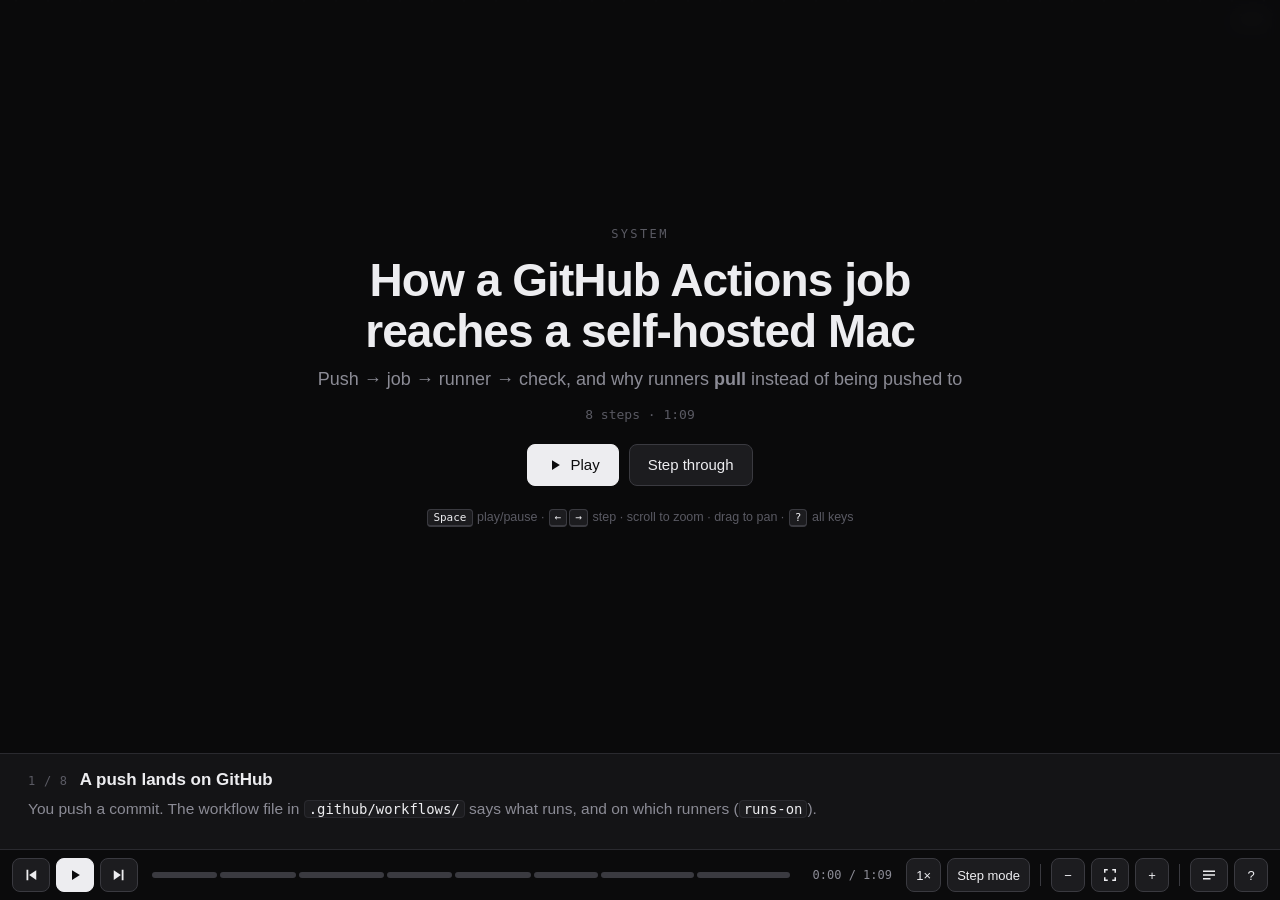
<file: docs/gha-self-hosted-runner.html>
<!DOCTYPE html>
<html lang="en">
<head>
<meta charset="utf-8">
<meta http-equiv="Content-Security-Policy" content="default-src 'none'; script-src 'sha256-GI0qCGmOW7d8xEWfl8RNihRcGqWhf2yGq8Gp46oxGuc=' 'sha256-e/mZJPxISuoq1IFQbGstRRBTaDqMQK8CWQCpHPY/uXI='; style-src 'sha256-rwlbadRSHjdOwyD4wZ5lJv6j2Em0l7DxQymT4Bx9bvk='; img-src data:; media-src data:">
<meta name="viewport" content="width=device-width, initial-scale=1">
<title>Explainer</title>
<link rel="icon" href="data:,">
<!-- built by motion-explainer from gha-self-hosted-runner.scene.js; edit the scene, not this file -->
<style>
:root{
  --bg:#0b0b0c; --panel:#141416; --panel2:#1c1c1f; --line:#2a2a2f; --line2:#3a3a40;
  --fg:#ededf0; --dim:#8b8b95; --dimmer:#5a5a63; --accent:#0a84ff; --warn:#ffd60a;
  --sans:-apple-system,BlinkMacSystemFont,"SF Pro Text","Helvetica Neue",Arial,sans-serif;
  --mono:ui-monospace,"SF Mono",SFMono-Regular,Menlo,monospace;
}
:root[data-theme=hud]{
  --bg:#08090b; --panel:#0e1013; --panel2:#15181c; --line:#23272d; --line2:#323740;
  --fg:#f2efe9; --dim:#8a8f98; --dimmer:#5b6069; --accent:#ff4f1f; --warn:#fbbf24;
}
:root[data-theme=light]{
  --bg:#f5f5f7; --panel:#ffffff; --panel2:#ececf0; --line:#d8d8dd; --line2:#c7c7cc;
  --fg:#1d1d1f; --dim:#6e6e73; --dimmer:#a1a1a6; --accent:#0071e3; --warn:#b57600;
}
*{box-sizing:border-box}
[hidden]{display:none !important}
html,body{margin:0;height:100%;background:var(--bg);color:var(--fg);font:14px/1.45 var(--sans);-webkit-font-smoothing:antialiased;overflow:hidden}
kbd{font:11px var(--mono);border:1px solid var(--line2);border-bottom-width:2px;border-radius:4px;padding:1px 5px;margin:0 1px;color:var(--fg);background:var(--panel2)}
code{font:.9em var(--mono);background:var(--panel2);border:1px solid var(--line);border-radius:4px;padding:0 4px;color:var(--fg)}
.pre{white-space:pre}

#app{display:flex;flex-direction:column;height:100vh}
#stage{position:relative;flex:1;min-height:0;overflow:hidden;cursor:grab;touch-action:none}
#stage.panning{cursor:grabbing}
#svg{position:absolute;inset:0;width:100%;height:100%;display:block;user-select:none;-webkit-user-select:none}

/* captions: their own band, so narration never covers the drawing */
#cap{flex:none;min-height:96px;padding:14px 28px 14px;border-top:1px solid var(--line);background:var(--panel)}
#cap .ct{display:flex;gap:12px;align-items:baseline;margin-bottom:4px}
#capn{font:12px var(--mono);color:var(--dimmer);letter-spacing:.06em}
#capt{font-size:17px;font-weight:600}
#caps{color:var(--dim);font-size:15.5px;line-height:1.5;max-width:1100px}
#caps b{color:var(--fg);font-weight:600}
#cap.in .ct,#cap.in #caps{animation:capin .45s cubic-bezier(.2,.7,.2,1) both}
#cap.in #caps{animation-delay:.06s}
@keyframes capin{from{opacity:0;transform:translateY(6px)}to{opacity:1;transform:none}}

/* control bar */
#bar{flex:none;display:flex;align-items:center;gap:6px;padding:8px 12px;border-top:1px solid var(--line);background:var(--bg)}
#bar button,#bar select,#intro button,#hud button{font:500 13px var(--sans);color:var(--fg);background:var(--panel2);border:1px solid var(--line2);border-radius:8px;height:34px;min-width:34px;padding:0 9px;display:inline-flex;align-items:center;justify-content:center;gap:6px;cursor:pointer;transition:background .15s,border-color .15s}
#bar button:hover,#intro button:hover,#hud button:hover{border-color:var(--dimmer)}
#bar button svg,#intro button svg{width:18px;height:18px;fill:currentColor}
#bar button.primary,#intro button.primary{background:var(--fg);color:var(--bg);border-color:var(--fg)}
#bar button.on{background:var(--accent);border-color:var(--accent);color:#fff}
#bar .sep{width:1px;height:22px;background:var(--line2);margin:0 4px}
#tl{flex:1;display:flex;gap:3px;height:34px;align-items:center;cursor:pointer;position:relative;margin:0 8px;min-width:120px;touch-action:none}
.seg{position:relative;height:6px;border-radius:3px;background:var(--line2);overflow:hidden;flex-basis:0;transition:height .15s}
#tl:hover .seg{height:10px}
.seg i{position:absolute;left:0;top:0;bottom:0;background:var(--dim);width:0}
.seg.cur i{background:var(--accent)}
#tip{position:absolute;bottom:36px;transform:translateX(-50%);background:var(--panel2);border:1px solid var(--line2);padding:4px 9px;border-radius:6px;white-space:nowrap;font-size:12px;pointer-events:none;z-index:5}
#time{font:12px var(--mono);color:var(--dim);min-width:96px;text-align:center}

/* overlays */
#intro{position:absolute;inset:0;display:grid;place-items:center;background:color-mix(in srgb,var(--bg) 84%,transparent);backdrop-filter:blur(8px);-webkit-backdrop-filter:blur(8px);transition:opacity .4s,visibility .4s;z-index:4}
#intro.gone{opacity:0;visibility:hidden}
#intro .card{max-width:720px;text-align:center;padding:24px}
#intro .eyebrow{font:12px var(--mono);letter-spacing:.2em;text-transform:uppercase;color:var(--dimmer)}
#intro h1{font-size:46px;line-height:1.1;letter-spacing:-.02em;margin:14px 0 10px;font-weight:700}
#intro p{font-size:18px;color:var(--dim);margin:0 0 14px}
#intro .meta{font:13px var(--mono);color:var(--dimmer);margin-bottom:22px}
#intro .row{display:flex;gap:10px;justify-content:center;margin-bottom:22px}
#intro .row button{height:42px;padding:0 18px;font-size:15px}
#intro .keys{font-size:12.5px;color:var(--dimmer)}
#hud{position:absolute;top:12px;right:14px;display:flex;gap:8px;align-items:center;font:12px var(--mono);color:var(--dimmer);z-index:3}
#hud button{height:28px;font-size:12px}
#chap{position:absolute;top:0;right:0;bottom:0;width:340px;background:var(--panel);border-left:1px solid var(--line);overflow:auto;z-index:5;box-shadow:-20px 0 40px rgba(0,0,0,.25)}
#chap .dh{font:12px var(--mono);letter-spacing:.16em;text-transform:uppercase;color:var(--dimmer);padding:18px 20px 8px}
#chap ol{list-style:none;margin:0;padding:0 10px 20px}
#chap li{display:flex;gap:10px;align-items:baseline;padding:9px 10px;border-radius:8px;cursor:pointer}
#chap li:hover{background:var(--panel2)}
#chap li.cur{background:color-mix(in srgb,var(--accent) 18%,transparent)}
#chap li span{font:12px var(--mono);color:var(--dimmer);min-width:18px}
#chap li em{margin-left:auto;font:11px var(--mono);color:var(--dimmer);font-style:normal}
#help{position:absolute;inset:0;display:grid;place-items:center;background:color-mix(in srgb,var(--bg) 70%,transparent);z-index:6}
#help[hidden],#chap[hidden],#cap[hidden]{display:none}
#help .card{background:var(--panel);border:1px solid var(--line2);border-radius:14px;padding:22px 26px;max-width:620px;box-shadow:0 30px 80px rgba(0,0,0,.4)}
#help h2{margin:0 0 12px;font-size:18px}
#help td{padding:6px 14px 6px 0;vertical-align:top;color:var(--dim)}
#help td:first-child{white-space:nowrap;color:var(--fg)}
#help p{color:var(--dim);font-size:13px;margin:14px 0 0}
#lintb{position:absolute;left:14px;top:12px;z-index:3;font:12px var(--mono);color:var(--warn);background:color-mix(in srgb,var(--warn) 12%,var(--bg));border:1px solid color-mix(in srgb,var(--warn) 40%,transparent);border-radius:8px;padding:5px 10px;cursor:pointer}
#fatal{position:fixed;inset:24px;z-index:99;white-space:pre-wrap;font:14px/1.5 var(--mono);color:#ff453a;background:var(--panel);border:1px solid #ff453a;border-radius:12px;padding:24px;overflow:auto}

/* ?still=N  (screenshot of one step) and ?bare (no caption either) */
body.still #bar,body.still #intro,body.still #hud,body.still #lintb{display:none}
body.still #bcast .rec{animation:none}
body.bare #cap{display:none}
body.still #cap.in .ct,body.still #cap.in #caps{animation:none}

/* ?sheet  (contact sheet of every step) */
body.sheet{overflow:auto;height:auto}
#sheet{display:grid;grid-template-columns:repeat(var(--cols),1fr);gap:16px;padding:16px}
#sheet h1{grid-column:1/-1;margin:4px 2px 0;font-size:20px}
#sheet h1 span{font:13px var(--mono);color:var(--dimmer);margin-left:10px}
#sheet .sc{background:var(--panel);border:1px solid var(--line);border-radius:10px;overflow:hidden}
#sheet svg{width:100%;display:block;border-bottom:1px solid var(--line)}
#sheet .cc{min-height:58px;padding:7px 11px;font-size:12.5px;line-height:1.4;color:var(--dim)}
#sheet .cc b{color:var(--fg)}

@media (prefers-reduced-motion:reduce){
  #cap.in .ct,#cap.in #caps{animation:none}
  #intro{transition:none}
}

/* broadcast HUD (theme: 'hud'): screen-space frame, timecode and step slate over the drawing */
#bcast{position:absolute;inset:14px;pointer-events:none;font:600 12px var(--mono);letter-spacing:.14em;color:var(--dim);text-transform:uppercase}
#bcast .cnr{position:absolute;width:22px;height:22px;border:2px solid var(--accent);opacity:.85}
#bcast .cnr.tl{left:0;top:0;border-right:0;border-bottom:0}
#bcast .cnr.tr{right:0;top:0;border-left:0;border-bottom:0}
#bcast .cnr.bl{left:0;bottom:0;border-right:0;border-top:0}
#bcast .cnr.br{right:0;bottom:0;border-left:0;border-top:0}
#bcast .lbl{position:absolute}
#bcast .lbl.tl{left:34px;top:3px}
#bcast .lbl.tr{right:34px;top:3px}
#bcast .lbl.bl{left:34px;bottom:3px;color:var(--fg)}
#bcast .lbl.br{right:34px;bottom:3px}
#bcast .rec{color:var(--accent);animation:rec 1.4s steps(2) infinite}
:root[data-theme=hud] #hud,:root[data-theme=hud] #lintb{top:46px}
@media (prefers-reduced-motion:reduce){#bcast .rec{animation:none}}
@keyframes rec{50%{opacity:.25}}
#bcast::after{content:'';position:absolute;inset:-14px;background:repeating-linear-gradient(0deg,rgba(255,255,255,.018) 0 1px,transparent 1px 3px)}
</style>
</head>
<body>
<script>
/* Line icons for the motion explainer: 24x24 stroke paths, drawn for this engine (no third-party set).
   Use by name in a box (`icon: 'server'`) or as an `icon` element; anything else in `icon` is shown as text. */
const MOTION_ICONS = {
  __proto__: null,
  server: 'M4 4h16v6H4z M4 14h16v6H4z M8 7h.01 M8 17h.01 M12 7h4 M12 17h4',
  database: 'M4 6c0-1.7 3.6-3 8-3s8 1.3 8 3-3.6 3-8 3-8-1.3-8-3z M4 6v12c0 1.7 3.6 3 8 3s8-1.3 8-3V6 M4 12c0 1.7 3.6 3 8 3s8-1.3 8-3',
  cloud: 'M7 19h10a4.5 4.5 0 0 0 .6-9A6 6 0 0 0 6.2 9.6 4.7 4.7 0 0 0 7 19z',
  laptop: 'M5 5h14v10H5z M2 19h20',
  phone: 'M8 2h8a2 2 0 0 1 2 2v16a2 2 0 0 1-2 2H8a2 2 0 0 1-2-2V4a2 2 0 0 1 2-2z M11 18h2',
  user: 'M12 12a4 4 0 1 0 0-8 4 4 0 0 0 0 8z M4 21c0-4 3.6-6 8-6s8 2 8 6',
  users: 'M9 11a3.5 3.5 0 1 0 0-7 3.5 3.5 0 0 0 0 7z M2 20c0-3.3 3-5 7-5s7 1.7 7 5 M16 4.5a3.5 3.5 0 0 1 0 6.5 M18 15c2.4.6 4 2.2 4 5',
  lock: 'M6 11h12v10H6z M8 11V7a4 4 0 0 1 8 0v4 M12 15v2',
  unlock: 'M6 11h12v10H6z M8 11V7a4 4 0 0 1 7.5-2 M12 15v2',
  key: 'M8 11a4 4 0 1 0 0 8 4 4 0 0 0 0-8z M11 12l9-9 M16 7l2 2 M18 5l2 2',
  shield: 'M12 3l8 3v6c0 5-3.5 8-8 9-4.5-1-8-4-8-9V6z',
  'shield-check': 'M12 3l8 3v6c0 5-3.5 8-8 9-4.5-1-8-4-8-9V6z M9 12l2 2 4-4',
  queue: 'M5 4h14v4H5z M5 10h14v4H5z M5 16h14v4H5z',
  layers: 'M12 3l9 5-9 5-9-5z M3 12l9 5 9-5 M3 16l9 5 9-5',
  gear: 'M12 9a3 3 0 1 0 0 6 3 3 0 0 0 0-6z M12 6a6 6 0 1 0 0 12 6 6 0 0 0 0-12z M12 2v4 M12 18v4 M2 12h4 M18 12h4 M4.9 4.9 7.8 7.8 M16.2 16.2l2.9 2.9 M4.9 19.1l2.9-2.9 M16.2 7.8l2.9-2.9',
  'git-branch': 'M6 3v12 M18 9a3 3 0 1 0 0-6 3 3 0 0 0 0 6z M6 21a3 3 0 1 0 0-6 3 3 0 0 0 0 6z M18 9c0 6-12 3-12 6',
  'git-commit': 'M12 9a3 3 0 1 0 0 6 3 3 0 0 0 0-6z M2 12h7 M15 12h7',
  'git-merge': 'M6 3a3 3 0 1 0 0 6 3 3 0 0 0 0-6z M18 15a3 3 0 1 0 0 6 3 3 0 0 0 0-6z M6 9v12 M6 9c0 5 5 9 9 9',
  'pull-request': 'M6 3a3 3 0 1 0 0 6 3 3 0 0 0 0-6z M6 15a3 3 0 1 0 0 6 3 3 0 0 0 0-6z M18 15a3 3 0 1 0 0 6 3 3 0 0 0 0-6z M6 9v6 M18 15V8a2 2 0 0 0-2-2h-4 M14 3l-3 3 3 3',
  terminal: 'M3 4h18v16H3z M7 9l3 3-3 3 M12 15h5',
  code: 'M8 7l-5 5 5 5 M16 7l5 5-5 5 M14 4l-4 16',
  bug: 'M8 9h8v6a4 4 0 0 1-8 0z M9 9V7a3 3 0 0 1 6 0v2 M4 12h4 M16 12h4 M5 7l3 2 M19 7l-3 2 M5 18l3-2 M19 18l-3-2',
  check: 'M5 12l5 5 9-10',
  x: 'M6 6l12 12 M18 6 6 18',
  clock: 'M12 3a9 9 0 1 0 0 18 9 9 0 0 0 0-18z M12 7v5l3 2',
  alert: 'M12 3l10 18H2z M12 10v5 M12 18h.01',
  info: 'M12 3a9 9 0 1 0 0 18 9 9 0 0 0 0-18z M12 11v6 M12 7.5h.01',
  file: 'M6 2h8l5 5v15H6z M14 2v5h5',
  folder: 'M3 6h6l2 2h10v11H3z',
  mail: 'M3 5h18v14H3z M3 6l9 7 9-7',
  message: 'M4 4h16v12H8l-4 4z',
  globe: 'M12 3a9 9 0 1 0 0 18 9 9 0 0 0 0-18z M3 12h18 M12 3c3 3.5 3 14.5 0 18 M12 3c-3 3.5-3 14.5 0 18',
  network: 'M12 2.5a2.5 2.5 0 1 0 0 5 2.5 2.5 0 0 0 0-5z M5 16.5a2.5 2.5 0 1 0 0 5 2.5 2.5 0 0 0 0-5z M19 16.5a2.5 2.5 0 1 0 0 5 2.5 2.5 0 0 0 0-5z M10.8 7.2 6.2 16.8 M13.2 7.2l4.6 9.6 M7.5 19h9',
  cpu: 'M6 6h12v12H6z M9 9h6v6H9z M9 2v4 M15 2v4 M9 18v4 M15 18v4 M2 9h4 M2 15h4 M18 9h4 M18 15h4',
  package: 'M12 2l9 5v10l-9 5-9-5V7z M3 7l9 5 9-5 M12 12v10',
  rocket: 'M12 2c3 2 5 6 5 11l-2 3H9l-2-3c0-5 2-9 5-11z M12 9a1.5 1.5 0 1 0 0 3 1.5 1.5 0 0 0 0-3z M9 16l-2 5 3-2 M15 16l2 5-3-2',
  zap: 'M13 2 4 14h7l-1 8 9-12h-7z',
  search: 'M11 4a7 7 0 1 0 0 14 7 7 0 0 0 0-14z M20 20l-4-4',
  chart: 'M4 20h16 M7 16v-4 M12 16V8 M17 16V9',
  link: 'M10 14a4 4 0 0 0 5.7 0l3-3a4 4 0 0 0-5.7-5.7l-1 1 M14 10a4 4 0 0 0-5.7 0l-3 3a4 4 0 0 0 5.7 5.7l1-1',
  refresh: 'M20 11a8 8 0 0 0-14.5-4.5L4 8 M4 4v4h4 M4 13a8 8 0 0 0 14.5 4.5L20 16 M20 20v-4h-4',
  eye: 'M2 12s3.5-7 10-7 10 7 10 7-3.5 7-10 7S2 12 2 12z M12 9a3 3 0 1 0 0 6 3 3 0 0 0 0-6z',
  bell: 'M6 16v-5a6 6 0 0 1 12 0v5l2 2H4z M10 21h4',
  play: 'M7 4l13 8-13 8z',
  pause: 'M7 4h3v16H7z M14 4h3v16h-3z',
  wifi: 'M2 9a15 15 0 0 1 20 0 M5 12.5a10 10 0 0 1 14 0 M8.5 16a5 5 0 0 1 7 0 M12 19.5h.01',
  plug: 'M9 2v6 M15 2v6 M6 8h12v4a6 6 0 0 1-12 0z M12 18v4',
  robot: 'M5 8h14v11H5z M12 4v4 M9 13h.01 M15 13h.01 M9 16h6 M2 12v3 M22 12v3 M12 3.5h.01',
  sparkles: 'M12 3l2 5 5 2-5 2-2 5-2-5-5-2 5-2z M19 15l1 2 2 1-2 1-1 2-1-2-2-1 2-1z',
  headphones: 'M4 15v-3a8 8 0 0 1 16 0v3 M4 15h3v6H5a1 1 0 0 1-1-1z M20 15h-3v6h2a1 1 0 0 0 1-1z',
  book: 'M2 5c3-1 7-1 10 1 3-2 7-2 10-1v14c-3-1-7-1-10 1-3-2-7-2-10-1z M12 6v14',
  flag: 'M5 21V4 M5 4h12l-2 4 2 4H5',
  pin: 'M12 22s7-7 7-12a7 7 0 0 0-14 0c0 5 7 12 7 12z M12 7a3 3 0 1 0 0 6 3 3 0 0 0 0-6z',
  upload: 'M12 15V3 M7 8l5-5 5 5 M4 15v5h16v-5',
  download: 'M12 3v12 M7 10l5 5 5-5 M4 15v5h16v-5',
  trash: 'M4 6h16 M9 6V3h6v3 M6 6l1 15h10l1-15',
  star: 'M12 3l2.7 5.6 6.1.9-4.4 4.3 1 6.1L12 17l-5.4 2.9 1-6.1-4.4-4.3 6.1-.9z',
};
/* Motion explainer engine: a scene spec becomes a timeline, painted as SVG.
   Every frame is a pure function of time, so play, pause, scrub, skip and
   step all share one code path. No dependencies; works from file://.
   Scene format: REFERENCE.md. */
(function () {
'use strict';

const NS = 'http://www.w3.org/2000/svg';
const SANS = '-apple-system, BlinkMacSystemFont, "SF Pro Text", "Helvetica Neue", Arial, sans-serif';
const MONO = 'ui-monospace, "SF Mono", SFMono-Regular, Menlo, monospace';
const Q = new URLSearchParams(location.search);
const REDUCE = matchMedia('(prefers-reduced-motion: reduce)').matches;

/* ---------- lint sink: `motion check` reads it through --dump-dom ---------- */
const lintEl = document.createElement('pre');
lintEl.id = 'lint';
lintEl.hidden = true;
(document.body || document.documentElement).appendChild(lintEl);
const lint = line => { lintEl.textContent += line + '\n'; };
document.addEventListener('securitypolicyviolation', ev => lint(`error csp: blocked ${ev.violatedDirective} ${ev.blockedURI || ''}`));
window.addEventListener('error', ev => {
  lint(`error js: ${ev.message} (line ${ev.lineno})`);
  fatal(`${ev.message}\nline ${ev.lineno}`);
});

function fatal(msg) {
  const d = document.createElement('div');
  d.id = 'fatal';
  d.textContent = 'This explainer failed to load:\n\n' + msg;
  document.body.appendChild(d);
}

/* ---------- themes ---------- */
const THEMES = {
  dark: {
    bg: '#0b0b0c', panel: '#141416', fg: '#ededf0', dim: '#8b8b95', line: '#2c2c31', grid: '#1f1f23', fill: .16,
    tones: { plain: '#636369', muted: '#48484e', accent: '#0a84ff', ok: '#32d74b', warn: '#ffd60a', bad: '#ff453a',
             info: '#bf5af2', teal: '#64d2ff', orange: '#ff9f0a', pink: '#ff375f' },
  },
  light: {
    bg: '#f5f5f7', panel: '#ffffff', fg: '#1d1d1f', dim: '#6e6e73', line: '#d2d2d7', grid: '#e2e2e7', fill: .11,
    tones: { plain: '#a1a1a6', muted: '#c7c7cc', accent: '#0071e3', ok: '#248a3d', warn: '#b57600', bad: '#d70015',
             info: '#8944ab', teal: '#0a84a8', orange: '#c93400', pink: '#d30f45' },
  },
  hud: {
    bg: '#08090b', panel: '#101216', fg: '#f2efe9', dim: '#8a8f98', line: '#262a31', grid: '#16191e', fill: .15, hud: true,
    tones: { plain: '#5c6068', muted: '#3d4148', accent: '#ff4f1f', ok: '#4ade80', warn: '#fbbf24', bad: '#ff3b30',
             info: '#c084fc', teal: '#22d3ee', orange: '#ff8a3d', pink: '#ff4d8d' },
  },
};
for (const th of Object.values(THEMES)) { th.tones.fg = th.fg; th.tones.dim = th.dim; }

const hexCache = new Map();
function hex(c) {
  let v = hexCache.get(c);
  if (v) return v;
  let h = c.replace('#', '');
  if (h.length === 3) h = h.split('').map(x => x + x).join('');
  const n = parseInt(h, 16);
  v = [n >> 16 & 255, n >> 8 & 255, n & 255];
  hexCache.set(c, v);
  return v;
}
function rgb(th, v) {
  if (Array.isArray(v)) return mix(rgb(th, v[0]), rgb(th, v[1]), v[2]);
  if (th.tones[v]) return hex(th.tones[v]);
  return typeof v === 'string' && /^#[0-9a-f]{3,6}$/i.test(v) ? hex(v) : hex(th.tones.plain);
}
const mix = (a, b, p) => a.map((x, i) => x + (b[i] - x) * p);
const css = (c, a) => a == null ? `rgb(${c.map(Math.round)})` : `rgba(${c.map(Math.round)},${a})`;
const isPlain = v => v == null || v === 'plain' || v === 'muted' || v === 'fg' || v === 'dim';

/* ---------- math ---------- */
const EASE = {
  linear: p => p,
  inOut: p => p < .5 ? 4 * p * p * p : 1 - Math.pow(-2 * p + 2, 3) / 2,
  out: p => 1 - Math.pow(1 - p, 3),
  in: p => p * p * p,
  back: p => { const c1 = 1.70158, c3 = c1 + 1; return 1 + c3 * Math.pow(p - 1, 3) + c1 * Math.pow(p - 1, 2); },
  bounce: p => {
    const n = 7.5625, d = 2.75;
    if (p < 1 / d) return n * p * p;
    if (p < 2 / d) { const q = p - 1.5 / d; return n * q * q + .75; }
    if (p < 2.5 / d) { const q = p - 2.25 / d; return n * q * q + .9375; }
    const q = p - 2.625 / d;
    return n * q * q + .984375;
  },
  elastic: p => p <= 0 || p >= 1 ? p : Math.pow(2, -10 * p) * Math.sin((p * 10 - .75) * (2 * Math.PI / 3)) + 1,
  anticipate: p => {
    const c = 1.70158 * 1.525;
    return p < .5 ? Math.pow(2 * p, 2) * ((c + 1) * 2 * p - c) / 2 : (Math.pow(2 * p - 2, 2) * ((c + 1) * (p * 2 - 2) + c) + 2) / 2;
  },
};
const clamp01 = v => v < 0 ? 0 : v > 1 ? 1 : v;
const smooth = (a, b, v) => { const p = clamp01((v - a) / (b - a)); return p * p * (3 - 2 * p); };
const lerp = (a, b, p) => a + (b - a) * p;
const TAU = Math.PI * 2;
const list = v => v == null || v === false ? [] : Array.isArray(v) ? v : [v];
// ' Did you mean 'x'?' for a typo within two edits of a known name, else ''.
function near(word, names) {
  const w = String(word), dist = (a, b) => {
    let row = [...Array(b.length + 1).keys()];
    for (let i = 1; i <= a.length; i++) {
      const next = [i];
      for (let j = 1; j <= b.length; j++) next[j] = Math.min(row[j] + 1, next[j - 1] + 1, row[j - 1] + (a[i - 1] === b[j - 1] ? 0 : 1));
      row = next;
    }
    return row[b.length];
  };
  let best = null, bd = 3;
  for (const n of names) { const d = dist(w.toLowerCase(), String(n).toLowerCase()); if (d < bd && d < w.length) { best = n; bd = d; } }
  return best == null ? '' : ` Did you mean '${best}'?`;
}
const esc = s => String(s == null ? '' : s).replace(/[&<>"]/g, c => ({ '&': '&amp;', '<': '&lt;', '>': '&gt;', '"': '&quot;' })[c]);
const md = s => esc(s).replace(/\*\*(.+?)\*\*/g, '<b>$1</b>').replace(/`(.+?)`/g, '<code>$1</code>');
const fmtT = t => `${Math.floor(t / 60)}:${String(Math.floor(t % 60)).padStart(2, '0')}`;
const union = rs => rs.reduce((u, r) => [Math.min(u[0], r[0]), Math.min(u[1], r[1]), Math.max(u[2], r[2]), Math.max(u[3], r[3])]);
const hits = (a, b) => a[0] < b[2] - 2 && b[0] < a[2] - 2 && a[1] < b[3] - 2 && b[1] < a[3] - 2;
const inside = (a, b) => a[0] <= b[0] + 1 && a[1] <= b[1] + 1 && a[2] >= b[2] - 1 && a[3] >= b[3] - 1; // a contains b

function fit(r, pad, W, H) {
  const x0 = r[0] - pad, y0 = r[1] - pad, x1 = r[2] + pad, y1 = r[3] + pad;
  let w = Math.max(x1 - x0, W / 10), h = Math.max(y1 - y0, H / 10);
  if (w / h > W / H) h = w * H / W; else w = h * W / H;
  return { x: (x0 + x1) / 2 - w / 2, y: (y0 + y1) / 2 - h / 2, w, h };
}

/* ---------- text measuring (canvas, so lint and paint agree) ---------- */
const mctx = document.createElement('canvas').getContext('2d');
function textW(s, size, weight, mono) {
  mctx.font = `${weight || 400} ${size}px ${mono ? MONO : SANS}`;
  return mctx.measureText(s).width;
}
const wrapCache = new Map();
function wrap(str, maxw, size, weight, mono) {
  const key = [str, maxw, size, weight, mono].join('|');
  let out = wrapCache.get(key);
  if (out) return out;
  out = [];
  for (const para of String(str).split('\n')) {
    let line = '';
    for (const word of para.split(/\s+/).filter(Boolean)) {
      const cand = line ? line + ' ' + word : word;
      if (!line || textW(cand, size, weight, mono) <= maxw) line = cand;
      else { out.push(line); line = word; }
    }
    out.push(line);
  }
  wrapCache.set(key, out);
  return out;
}
const widest = (lines, size, weight, mono) => Math.max(0, ...lines.map(l => textW(l, size, weight, mono)));

/* ---------- elements ---------- */
const LAYER = { zone: 0, frame: 0, particles: 0, arrow: 1, box: 2, circle: 2, code: 2, icon: 2, chart: 2, note: 3, text: 3, title: 3 };
// Arrows normally sit under boxes; zoomed-in arrows sit with the boxes, so they draw over the box they are inside.
const layerOf = e => e.layer ?? (e.type === 'arrow' && e.minZoom ? 2 : LAYER[e.type]);
const ENTRY = { box: 'pop', circle: 'pop', arrow: 'draw', text: 'up', note: 'up', zone: 'fade', code: 'fade', icon: 'pop',
  title: 'words', frame: 'fade', chart: 'grow', particles: 'fade' };
const KINETIC = new Set(['type', 'words', 'scramble']);
const CONTAINERS = new Set(['zone', 'frame']);
const KINDS = { chart: ['bar', 'line', 'spark'], frame: ['window', 'terminal', 'browser', 'phone'], particles: ['drift', 'rise', 'burst'] };

function norm(d) {
  const e = Object.assign({}, d), t = e.type;
  if (t === 'box') { e.w = e.w ?? 200; e.h = e.h ?? 90; e.shape = e.shape || 'rect'; e.size = e.size || 22; }
  if (t === 'circle') e.r = e.r ?? 44;
  if (t === 'zone') { e.w = e.w ?? 600; e.h = e.h ?? 400; }
  if (t === 'code') {
    e.lines = e.lines || []; e.size = e.size || 17; e.lh = e.size * 1.65; e.head = e.title ? 34 : 0;
    e.w = e.w ?? 560; e.h = e.h ?? e.head + e.lines.length * e.lh + 28;
  }
  if (t === 'note') { e.w = e.w ?? 320; e.size = e.size || 17; }
  if (t === 'text') { e.size = e.size || 24; e.weight = e.weight || (e.size >= 34 ? 700 : 500); e.align = e.align || 'middle'; }
  if (t === 'arrow') e.width = e.width || 2.5;
  if (t === 'icon') { e.size = e.size || 48; e.w = e.h = e.size; }
  if (t === 'title') { e.size = e.size || 64; e.weight = e.weight || 800; e.align = e.align || 'start'; }
  if (t === 'frame') {
    e.kind = e.kind || 'window';
    e.w = e.w ?? (e.kind === 'phone' ? 300 : 640); e.h = e.h ?? (e.kind === 'phone' ? 600 : 400);
    e.lines = e.lines || []; e.size = e.size || 16; e.mono = e.mono ?? (e.kind === 'terminal' || e.kind === 'window');
  }
  if (t === 'chart') { e.kind = e.kind || 'bar'; e.w = e.w ?? 440; e.h = e.h ?? 260; e.data = e.data || []; e.labels = e.labels || []; }
  if (t === 'particles') { e.w = e.w ?? 600; e.h = e.h ?? 400; e.n = e.n || 40; e.mode = e.mode || 'drift'; e.size = e.size || 2.5; e.speed = e.speed ?? 1; }
  e.tone = e.tone || (t === 'text' || t === 'icon' ? 'fg' : t === 'zone' ? 'muted' : t === 'title' || t === 'chart' || t === 'particles' ? 'accent' : 'plain');
  return e;
}

// Shown string: a numeric `value` (tweened) wins over the static label.
function shown(e, s) {
  if (s.value != null) return (e.fmt || '{}').replace('{}', Number(s.value).toFixed(e.decimals || 0));
  return e.type === 'text' || e.type === 'note' || e.type === 'title' ? (s.text ?? s.label) : s.label;
}

function measure(e, s) {
  const str = shown(e, s) ?? '';
  if (e.type === 'title') {
    const T = titleLayout(e, str);
    return { w: T.w, h: T.h };
  }
  if (e.type === 'text') {
    const L = wrap(str, e.maxw || 1e9, e.size, e.weight, e.mono);
    return { w: widest(L, e.size, e.weight, e.mono), h: L.length * e.size * 1.25 };
  }
  const L = wrap(str, s.w - 36, e.size, 400), T = noteTitle(e, s);
  return { w: s.w, h: 30 + (T.length ? T.length * e.size * 1.35 + 4 : 0) + L.length * e.size * 1.45 };
}

// Kicker (small caps), big lines, then an accent bar; shared by measure, lint and paint.
function titleLayout(e, str) {
  const L = wrap(str, e.maxw || 1e9, e.size, e.weight), lh = e.size * 1.08, ks = Math.max(12, e.size * .26);
  const kick = e.kicker ? String(e.kicker).toUpperCase() : '', kh = kick ? ks * 1.9 : 0, bar = Math.max(4, e.size * .085);
  const tw = widest(L, e.size, e.weight), w = Math.max(tw, kick ? textW(kick, ks, 700) + kick.length * ks * .18 : 0);
  return { L, lh, ks, kick, kh, bar, tw, w, h: kh + L.length * lh + bar * 3 };
}

function frameTop(e) {
  return (e.kind === 'phone' ? 50 : 36) + 14;
}

// Same id, same sequence: particles sit in the same places on every frame and in screenshots.
function seeded(str) {
  let a = 2166136261;
  for (const ch of String(str)) a = Math.imul(a ^ ch.charCodeAt(0), 16777619);
  return () => {
    a = (a + 0x6D2B79F5) | 0;
    let t = Math.imul(a ^ (a >>> 15), 1 | a);
    t = (t + Math.imul(t ^ (t >>> 7), 61 | t)) ^ t;
    return ((t ^ (t >>> 14)) >>> 0) / 4294967296;
  };
}
const GLYPHS = 'ABCDEFGHIJKLMNOPQRSTUVWXYZ0123456789#$%&*+=<>/';
const ICONSTYLE = { fill: 'none', 'stroke-width': 1.8, 'stroke-linecap': 'round', 'stroke-linejoin': 'round' };

// Bold, so it wraps at a different point than the body text.
function noteTitle(e, s) {
  return e.title ? wrap(e.title, s.w - 36, e.size, 700) : [];
}

function boxText(e, s) {
  const label = shown(e, s);
  const circ = e.type === 'circle';
  const maxw = circ ? s.r * 1.7 : e.shape === 'diamond' ? s.w * .6 : e.shape === 'pill' ? s.w - s.h * .5 : s.w - 28;
  const size = circ ? (e.size || Math.min(26, s.r * .62)) : e.size;
  const L = label == null || label === '' ? [] : wrap(String(label), maxw, size, 600);
  const ss = e.subSize || (circ ? 15 : Math.round(size * .68 * 10) / 10);
  const SB = s.sub ? wrap(String(s.sub), circ ? 220 : maxw, ss, 400) : [];
  const iconH = s.icon && !circ ? 40 : 0, lh = size * 1.2, sh = ss * 1.3, gap = L.length && SB.length ? size * .22 : 0;
  const total = iconH + L.length * lh + (circ ? 0 : gap + SB.length * sh);
  return { L, SB, size, ss, maxw, iconH, lh, sh, gap, total, key: [label, s.sub, s.icon, maxw, size].join('\u0001') };
}

function bbox(e, s, S) {
  if (e.type === 'arrow') {
    const a = endPt(e.from, S), b = endPt(e.to, S);
    return [Math.min(a.x, b.x), Math.min(a.y, b.y), Math.max(a.x, b.x), Math.max(a.y, b.y)];
  }
  const y = s.y + (s.oy || 0);
  if (e.type === 'circle') return [s.x - s.r, y - s.r, s.x + s.r, y + s.r];
  if (e.type === 'text' || e.type === 'title') {
    const x0 = e.align === 'start' ? s.x : e.align === 'end' ? s.x - s.w : s.x - s.w / 2;
    return [x0, y - s.h / 2, x0 + s.w, y + s.h / 2];
  }
  return [s.x - s.w / 2, y - s.h / 2, s.x + s.w / 2, y + s.h / 2];
}
function endPt(ref, S) {
  if (Array.isArray(ref)) return { x: ref[0], y: ref[1] };
  const s = S[ref];
  return s ? { x: s.x, y: s.y + (s.oy || 0) } : { x: 0, y: 0 };
}

/* ---------- flow packets: their route, and hand-offs through components ---------- */
const FLOW_TAIL = .45;  // seconds a landing ripple and glow last after a flow ends
const center = (e, s, S) => { const r = bbox(e, s, S); return { x: (r[0] + r[2]) / 2, y: (r[1] + r[3]) / 2 }; };
const lerpPt = (a, b, k) => ({ x: lerp(a.x, b.x, k), y: lerp(a.y, b.y, k) });
// [where the packet starts, where it lands]: element ids, or arrays for free points.
function flowEnds(f, by) {
  const a = by[f.edges[0]], z = by[f.edges[f.edges.length - 1]];
  return f.reverse ? [z.to, a.from] : [a.from, z.to];
}
// The path a packet rides: each arrow, plus a short pass through every component two arrows share,
// so a multi-arrow flow goes in and out of the box instead of jumping across it.
function flowRoute(f, S, by) {
  const E = f.reverse ? f.edges.slice().reverse() : f.edges, segs = [];
  for (let i = 0; i < E.length; i++) {
    const e = by[E[i]], ge = edgeGeom(e, S, by);
    if (!ge) return null;
    const G = f.reverse ? { p0: ge.p2, c: ge.c, p2: ge.p0 } : ge;
    const via = i && (f.reverse ? by[E[i - 1]].from : by[E[i - 1]].to), start = f.reverse ? e.to : e.from;
    if (i && via === start && by[start] && S[start]) {
      const a = segs[segs.length - 1].end, b = G.p0, c = center(by[start], S[start], S);
      const cc = { x: 2 * c.x - (a.x + b.x) / 2, y: 2 * c.y - (a.y + b.y) / 2 };  // the curve passes through the center
      segs.push({ w: .5, node: start, from: a, at: k => bez({ p0: a, c: cc, p2: b }, k) });
    }
    segs.push({ w: 1, at: k => bez(G, k), end: G.p2 });
  }
  return segs;
}
// A point on the route at u in 0..1; inside a component it carries the node, its progress k and how far in it is.
function routeAt(segs, u) {
  let x = clamp01(u) * segs.reduce((n, sg) => n + sg.w, 0);
  for (let i = 0; i < segs.length; i++) {
    const sg = segs[i];
    if (x <= sg.w + 1e-9 || i === segs.length - 1) {
      const k = clamp01(x / sg.w), pt = sg.at(k);
      return sg.node ? { x: pt.x, y: pt.y, node: sg.node, from: sg.from, k, inside: Math.min(1, k * 4, (1 - k) * 4) } : { x: pt.x, y: pt.y, inside: 0 };
    }
    x -= sg.w;
  }
}
// Two flows in a row through the same component share one packet: it waits inside between them.
function linkFlows(fx, by) {
  const flows = fx.filter(f => f.k === 'flow' && f.count === 1).sort((a, b) => a.t0 - b.t0);
  for (const b of flows) {
    const start = flowEnds(b, by)[0];
    if (typeof start !== 'string' || !by[start]) continue;
    const a = flows.filter(f => f !== b && !f.next && f.t0 < b.t0 && flowEnds(f, by)[1] === start && f.t1 <= b.t0 + .05 && b.t0 - f.t1 <= 2.5).pop();
    if (!a) continue;
    // Short gaps borrow a little time from both flows, so the pass through the component never snaps.
    const pad = Math.max(0, (.5 - (b.t0 - a.t1)) / 2);
    Object.assign(a, { next: b, cut: a.t1 - pad });
    Object.assign(b, { prev: a, cut: b.t0 + pad });
    fx.push({ k: 'hold', node: start, a, b, t0: a.t1 - pad, t1: b.t0 + pad, tone: a.tone });
  }
}

/* ---------- arrows: quadratic curves clipped to their end shapes ---------- */
function anchor(ref, S, by, off) {
  if (Array.isArray(ref)) return { x: ref[0], y: ref[1], k: 'pt' };
  const s = S[ref], e = by[ref];
  if (!s || !e) return null;
  if (off) return { x: s.x + off[0], y: s.y + (s.oy || 0) + off[1], k: 'pt' };
  if (e.type === 'text' || e.type === 'title') {
    const r = bbox(e, s, S);
    return { x: (r[0] + r[2]) / 2, y: (r[1] + r[3]) / 2, w: r[2] - r[0], h: r[3] - r[1], k: 'rect' };
  }
  const k = e.type === 'circle' ? 'circle' : e.shape === 'diamond' ? 'diamond' : 'rect';
  return { x: s.x, y: s.y + (s.oy || 0), w: s.w, h: s.h, r: s.r, k };
}
function edgeOf(A, dx, dy, gap) {
  if (!dx && !dy) return { x: A.x, y: A.y };
  const L = Math.hypot(dx, dy) || 1, ux = dx / L, uy = dy / L;
  let t = 0;
  if (A.k === 'circle') t = A.r;
  else if (A.k === 'diamond') t = 1 / (Math.abs(ux) / (A.w / 2) + Math.abs(uy) / (A.h / 2));
  else if (A.k === 'rect') t = Math.min(ux ? A.w / 2 / Math.abs(ux) : 1e9, uy ? A.h / 2 / Math.abs(uy) : 1e9);
  if (A.k !== 'pt') t += gap;
  return { x: A.x + ux * t, y: A.y + uy * t };
}
function edgeGeom(e, S, by) {
  const A = anchor(e.from, S, by, e.fromOffset), B = anchor(e.to, S, by, e.toOffset);
  if (!A || !B) return null;
  const dx = B.x - A.x, dy = B.y - A.y, len = Math.hypot(dx, dy) || 1, bend = e.bend || 0;
  let c = { x: (A.x + B.x) / 2 - dy * bend * .5, y: (A.y + B.y) / 2 + dx * bend * .5 };
  const gap = e.gap ?? 8;
  const p0 = edgeOf(A, c.x - A.x, c.y - A.y, gap), p2 = edgeOf(B, c.x - B.x, c.y - B.y, gap);
  if (!bend) c = { x: (p0.x + p2.x) / 2, y: (p0.y + p2.y) / 2 };
  return { p0, c, p2, len };
}
const bez = (g, u) => { const v = 1 - u; return { x: v * v * g.p0.x + 2 * v * u * g.c.x + u * u * g.p2.x, y: v * v * g.p0.y + 2 * v * u * g.c.y + u * u * g.p2.y }; };
const bezD = (g, u) => ({ x: 2 * (1 - u) * (g.c.x - g.p0.x) + 2 * u * (g.p2.x - g.c.x), y: 2 * (1 - u) * (g.c.y - g.p0.y) + 2 * u * (g.p2.y - g.c.y) });
const unit = d => { const L = Math.hypot(d.x, d.y) || 1; return { x: d.x / L, y: d.y / L }; };
function labelRect(e, g, label) {
  const ls = e.labelSize || 14, m = bez(g, e.labelAt ?? .5), w = textW(String(label), ls, 500) + ls * 1.4;
  return [m.x - w / 2, m.y - ls * .93, m.x + w / 2, m.y + ls * .93];
}

/* ---------- compile: spec -> tweens + transient effects + steps ---------- */
const VERBS = ['show', 'hide', 'set', 'move', 'highlight', 'unhighlight', 'focus', 'unfocus', 'flow', 'pulse', 'camera', 'swap', 'line', 'wait'];
const TIMING = new Set(['at', 'with', 'dur', 'ease', 'stagger', 'fx']);
const NUMP = ['x', 'y', 'w', 'h', 'r', 'value', 'alpha', 'mark', 'typed'];
const DISCP = ['label', 'sub', 'text', 'icon', 'name'];
const BACKDROPS = ['dots', 'grid', 'glow', 'none'];
const DUR = { show: .6, hide: .45, set: .7, move: .8, highlight: .4, unhighlight: .35, focus: .5, unfocus: .5, flow: 1.2, pulse: .9, camera: 1.2, swap: .9, line: .35 };

function compile(spec) {
  const issues = [];
  const say = (lvl, step, msg) => issues.push({ lvl, step, msg });
  const [W, H] = spec.size || [1600, 900];
  const els = [], by = {};
  for (const d of spec.elements || []) {
    if (!d || !d.id) { say('error', 0, 'an element has no id'); continue; }
    if (by[d.id]) { say('error', 0, `duplicate id '${d.id}'`); continue; }
    if (!(d.type in LAYER)) { say('error', 0, `'${d.id}': unknown type '${d.type}'.${near(d.type, Object.keys(LAYER)) || ` Use ${Object.keys(LAYER).join(', ')}.`}`); continue; }
    if (d.id === 'all' || d.id === 'canvas') { say('error', 0, `'${d.id}' is a reserved id`); continue; }
    const e = norm(d);
    els.push(e);
    by[e.id] = e;
  }
  for (const e of els) {
    if (e.type !== 'arrow') continue;
    for (const end of [e.from, e.to]) if (!Array.isArray(end) && !by[end]) say('error', 0, `arrow '${e.id}': unknown endpoint '${end}'.${near(end, Object.keys(by))}`);
  }
  for (const e of els) {
    if (e.type === 'icon' && !MOTION_ICONS[e.name]) say('error', 0, `icon '${e.id}': unknown name '${e.name}'.${near(e.name, Object.keys(MOTION_ICONS)) || ' See REFERENCE.md, Icons.'}`);
    else if (e.type === 'box' && /^[a-z][a-z0-9-]+$/.test(e.icon || '') && !MOTION_ICONS[e.icon]) {
      say('warn', 0, `'${e.id}': '${e.icon}' is not a known icon, so it is drawn as text`);
    }
    if (e.type === 'chart' && !e.data.length) say('error', 0, `chart '${e.id}' has no data`);
    const kinds = KINDS[e.type], kind = e.type === 'particles' ? e.mode : e.kind;
    if (kinds && !kinds.includes(kind)) say('warn', 0, `${e.type} '${e.id}': unknown ${e.type === 'particles' ? 'mode' : 'kind'} '${kind}' (use ${kinds.join(', ')})`);
  }
  if (spec.backdrop && !BACKDROPS.includes(spec.backdrop)) say('warn', 0, `unknown backdrop '${spec.backdrop}' (use ${BACKDROPS.join(', ')})`);

  const init = { $cam: { x: 0, y: 0, w: W, h: H } };
  for (const e of els) {
    init[e.id] = {
      x: e.x || 0, y: e.y || 0, w: e.w || 0, h: e.h || 0, r: e.r || 0, op: e.on ? 1 : 0, alpha: e.alpha ?? 1,
      hl: 0, dim: 0, oy: 0, cur: e.cur || 0, value: e.value, tone: e.tone, hlTone: 'accent',
      label: e.label, sub: e.sub, text: e.text, icon: e.icon, name: e.name, fx: e.fx || ENTRY[e.type],
      mark: e.mark || 0, typed: e.typed ?? 1, data: e.data && e.data.slice(),
    };
    if (e.type === 'text' || e.type === 'note' || e.type === 'title') Object.assign(init[e.id], measure(e, init[e.id]));
    if (e.type === 'chart') e.top = Math.max(1e-9, ...e.data);
  }

  const cur = {};
  for (const id in init) cur[id] = Object.assign({}, init[id]);
  const tweens = [], fx = [], steps = [];
  const sets = voiceSets(), voice = sets && Object.fromEntries(Object.keys(sets).map(n => [n, []]));
  let si = 0;
  const tw = (id, p, b, t0, t1, k = 'num', e = 'inOut', amp) => {
    if (!EASE[e]) { say('warn', si + 1, `unknown ease '${e}'.${near(e, Object.keys(EASE)) || ` Use ${Object.keys(EASE).join(', ')}.`}`); e = 'inOut'; }
    tweens.push({ id, p, a: cur[id][p] ?? b, b, t0, t1, k, e, amp });
    cur[id][p] = b;
  };
  const known = id => {
    if (by[id]) return true;
    say('error', si + 1, `unknown id '${id}'.${near(id, Object.keys(by))}`);
    return false;
  };
  const ids = v => list(v).filter(known);
  const bb = id => bbox(by[id], cur[id], cur);
  const remeasure = (id, s, d) => {
    const e = by[id];
    if (e.type !== 'text' && e.type !== 'note' && e.type !== 'title') return;
    const m = measure(e, cur[id]);
    tw(id, 'w', m.w, s, s + d, 'disc');
    tw(id, 'h', m.h, s, s + d, 'disc');
  };

  const EMIT = {
    show(a, s) {
      const L = ids(a.show), st = a.stagger ?? (L.length > 1 ? .08 : 0);
      let span = 0;
      L.forEach((id, i) => {
        const t = s + i * st, f = a.fx || by[id].fx || ENTRY[by[id].type], d = a.dur ?? entryDur(f, shown(by[id], cur[id]));
        tw(id, 'fx', f, t, t, 'disc');
        tw(id, 'op', 1, t, t + d, 'num', 'linear');
        span = Math.max(span, i * st + d);
      });
      return span;
    },
    hide(a, s) {
      const L = ids(a.hide), st = a.stagger ?? 0, d = a.dur ?? DUR.hide;
      L.forEach((id, i) => {
        const t = s + i * st;
        tw(id, 'fx', a.fx || 'fade', t, t, 'disc');
        tw(id, 'op', 0, t, t + d, 'num', 'linear');
      });
      return L.length ? (L.length - 1) * st + d : 0;
    },
    set(a, s) {
      const d = a.dur ?? DUR.set;
      for (const id of ids(a.set)) {
        for (const p of Object.keys(a)) {
          if (p === 'set' || TIMING.has(p)) continue;
          if (p === 'data' && by[id].type === 'chart') {
            const v = list(a.data);
            if (v.length !== by[id].data.length) { say('error', si + 1, `set: chart '${id}' has ${by[id].data.length} values, data has ${v.length}`); continue; }
            tw(id, 'data', v.slice(), s, s + d, 'arr', a.ease || 'inOut');
            by[id].top = Math.max(by[id].top, ...v);
          } else if (NUMP.includes(p)) { tw(id, p, a[p], s, s + d, 'num', a.ease || 'inOut'); if (p === 'value') remeasure(id, s, d); }
          else if (p === 'tone') tw(id, 'tone', a[p], s, s + d, 'col');
          else if (DISCP.includes(p)) {
            if (p === 'name' && by[id].type === 'icon' && !MOTION_ICONS[a[p]]) say('error', si + 1, `set: icon '${id}': unknown name '${a[p]}'`);
            else if (p === 'icon' && by[id].type === 'box' && /^[a-z][a-z0-9-]+$/.test(a[p] || '') && !MOTION_ICONS[a[p]]) {
              say('warn', si + 1, `set: '${id}': '${a[p]}' is not a known icon, so it is drawn as text`);
            }
            tw(id, p, a[p], s, s + d, 'disc');
            remeasure(id, s, d);
          }
          else say('warn', si + 1, `set: unknown property '${p}' (allowed: ${NUMP.concat('tone', 'data', DISCP).join(', ')})`);
        }
      }
      return d;
    },
    move(a, s) {
      const d = a.dur ?? DUR.move, m = a.move;
      const targets = m && typeof m === 'object' && !Array.isArray(m) ? Object.entries(m).filter(([id]) => known(id)) : ids(m).map(id => [id, a]);
      for (const [id, o] of targets) {
        const c = cur[id];
        let x = o.x ?? c.x, y = o.y ?? c.y;
        if (o.to != null && known(o.to)) { x = cur[o.to].x; y = cur[o.to].y; }
        x += o.dx || 0;
        y += o.dy || 0;
        if (x !== c.x) tw(id, 'x', x, s, s + d, 'num', a.ease || 'inOut');
        if (y !== c.y) tw(id, 'y', y, s, s + d, 'num', a.ease || 'inOut');
      }
      return d;
    },
    highlight(a, s) {
      const d = a.dur ?? DUR.highlight;
      for (const id of ids(a.highlight)) {
        tw(id, 'hlTone', a.tone || (isPlain(cur[id].tone) ? 'accent' : cur[id].tone), s, s + d, 'col');
        tw(id, 'hl', 1, s, s + d);
      }
      return d;
    },
    unhighlight(a, s) {
      const d = a.dur ?? DUR.unhighlight;
      const L = a.unhighlight === '*' || a.unhighlight === true ? els.filter(e => cur[e.id].hl > 0).map(e => e.id) : ids(a.unhighlight);
      for (const id of L) tw(id, 'hl', 0, s, s + d);
      return d;
    },
    focus(a, s) {
      if (a.focus == null || a.focus === false) return EMIT.unfocus(a, s);
      const d = a.dur ?? DUR.focus, F = new Set(ids(a.focus));
      for (const e of els) if (e.type === 'arrow' && F.has(e.from) && F.has(e.to)) F.add(e.id);
      for (const e of els) {
        const want = F.has(e.id) ? 0 : 1;
        if (cur[e.id].dim !== want) tw(e.id, 'dim', want, s, s + d);
      }
      return d;
    },
    unfocus(a, s) {
      const d = a.dur ?? DUR.unfocus;
      for (const e of els) if (cur[e.id].dim !== 0) tw(e.id, 'dim', 0, s, s + d);
      return d;
    },
    flow(a, s) {
      const L = ids(a.flow).filter(id => by[id].type === 'arrow' || (say('error', si + 1, `flow: '${id}' is not an arrow`), false));
      if (!L.length) return 0;
      for (const id of L) if (cur[id].op < .5) say('warn', si + 1, `flow on '${id}', which is hidden at that moment`);
      const d = a.dur ?? (L.length === 1 ? DUR.flow : .75 * L.length);
      const tone = a.tone || (isPlain(cur[L[0]].tone) ? 'accent' : cur[L[0]].tone);
      fx.push({ k: 'flow', edges: L, t0: s, t1: s + d, tone, label: a.label, count: Math.max(1, a.count || 1), reverse: !!a.reverse });
      return d;
    },
    pulse(a, s) {
      const d = a.dur ?? DUR.pulse;
      for (const id of ids(a.pulse)) fx.push({ k: 'pulse', id, t0: s, t1: s + d, tone: a.tone || (isPlain(cur[id].tone) ? 'accent' : cur[id].tone) });
      return d;
    },
    camera(a, s) {
      const d = a.dur ?? DUR.camera, v = a.camera;
      let r;
      if (v === 'canvas') r = { x: 0, y: 0, w: W, h: H };
      else if (v && typeof v === 'object' && !Array.isArray(v)) {
        const z = v.zoom || 1;
        r = { x: (v.x ?? W / 2) - W / z / 2, y: (v.y ?? H / 2) - H / z / 2, w: W / z, h: H / z };
      } else {
        const L = v === 'all' ? els.filter(e => cur[e.id].op > .5 && !e.minZoom).map(e => e.id) : ids(v);
        if (!L.length) return 0;
        r = fit(union(L.map(bb)), a.pad ?? 60, W, H);
      }
      for (const p of ['x', 'y', 'w', 'h']) tw('$cam', p, r[p], s, s + d, 'num', a.ease || 'inOut');
      return d;
    },
    swap(a, s) {
      const [p, q] = list(a.swap);
      if (!known(p) || !known(q)) return 0;
      const d = a.dur ?? DUR.swap, A = Object.assign({}, cur[p]), B = Object.assign({}, cur[q]);
      const amp = a.arc ?? Math.min(90, Math.hypot(A.x - B.x, A.y - B.y) * .35 + 20);
      tw(p, 'x', B.x, s, s + d); tw(p, 'y', B.y, s, s + d);
      tw(q, 'x', A.x, s, s + d); tw(q, 'y', A.y, s, s + d);
      tw(p, 'oy', 0, s, s + d, 'arc', 'inOut', -amp);
      tw(q, 'oy', 0, s, s + d, 'arc', 'inOut', amp);
      return d;
    },
    line(a, s) {
      const d = a.dur ?? DUR.line;
      for (const id of ids(a.line)) tw(id, 'cur', a.n ?? 0, s, s + d);
      return d;
    },
    wait(a) { return +a.wait || 0; },
  };

  let T = 0;
  (spec.steps || []).forEach((st, k) => {
    si = k;
    const t0 = T;
    let gS = T, gE = T, end = T;
    for (const a of list(st.do)) {
      const vs = VERBS.filter(v => v in a);
      if (vs.length !== 1) {
        const typo = Object.keys(a).map(key => near(key, VERBS)).find(Boolean);
        say('error', k + 1, vs.length ? `one verb per action, got ${vs.join(' + ')}` : `action without a verb: ${JSON.stringify(a)}.${typo || ` Verbs: ${VERBS.join(', ')}.`}`);
        continue;
      }
      const s = a.at != null ? t0 + a.at : a.with ? gS : gE;
      const span = EMIT[vs[0]](a, s);
      if (a.with || a.at != null) { gS = s; gE = Math.max(gE, s + span); } else { gS = s; gE = s + span; }
      end = Math.max(end, s + span);
    }
    if (!st.title) say('warn', k + 1, 'step has no title');
    const words = (st.say || '').split(/\s+/).filter(Boolean).length;
    if (words > 60) say('warn', k + 1, `narration is ${words} words; split the step (aim for <= 40)`);
    // Every voice must fit the step, so it holds for the longest fresh clip.
    let dur = 0, stale = false;
    for (const n in voice) {
      const clip = sets[n][k], fresh = clip && clip.say === (st.say || '') ? clip : null;
      if (clip && !fresh) stale = true;
      voice[n].push(fresh);
      if (fresh) dur = Math.max(dur, fresh.dur);
    }
    if (stale) say('warn', k + 1, 'voice clip is out of date (narration changed); run motion voice again');
    const spoken = dur ? (REDUCE ? end : t0) + dur + .4 - end : 0;
    // Narrated steps move on when the voice ends; the reading-time guess is only for silent ones.
    const read = dur ? 0 : Math.min(9, Math.max(1.2, words / 3.2 + .8 - (end - t0) * .6));
    const hold = Math.max(.3, spoken, st.hold ?? read);
    steps.push({ title: st.title || `Step ${k + 1}`, say: st.say || '', t0, rest: end, t1: end + hold });
    T = end + hold;
  });
  if (!steps.length) say('error', 0, 'scene has no steps');
  for (const n in voice) {
    if (sets[n].length !== steps.length) say('warn', 0, `voice has ${sets[n].length} clips for ${steps.length} steps; run motion voice again`);
    if (!voice[n].some(Boolean)) delete voice[n];
  }
  linkFlows(fx, by);
  return { W, H, els, by, init, tweens, fx, steps, total: T, issues, title: spec.title || 'Explainer',
    voice: voice && Object.keys(voice).length ? voice : null, backdrop: spec.backdrop || 'dots' };
}

// Kinetic text takes as long as its length needs; everything else uses the show default.
function entryDur(fx, str) {
  const text = String(str ?? '');
  if (fx === 'type' || fx === 'scramble') return Math.min(4, Math.max(.6, text.length * .035));
  if (fx === 'words') return Math.min(3, Math.max(.6, text.split(/\s+/).filter(Boolean).length * .14));
  return DUR.show;
}

// Kokoro ids read as names in the picker: ef_dora -> Dora, af_heart -> Heart.
const voiceName = n => n.replace(/^[a-z][fm]_/, '').replace(/^./, c => c.toUpperCase());

// `motion voice` embeds Motion.voice = { voiceName: [one clip per step] }; a bare array is one unnamed voice.
function voiceSets() {
  const v = window.Motion && window.Motion.voice;
  return Array.isArray(v) ? { voice: v } : v && typeof v === 'object' ? v : null;
}

// A clip starts with its step; with reduced motion the playhead skips to rest, so it starts there.
function voiceAt(s) {
  return REDUCE ? s.rest : s.t0;
}

function stateAt(C, t) {
  const S = {};
  for (const id in C.init) S[id] = Object.assign({}, C.init[id]);
  for (const w of C.tweens) {
    if (t < w.t0) continue;
    const s = S[w.id];
    if (t >= w.t1) { s[w.p] = w.b; continue; }
    const p = (t - w.t0) / (w.t1 - w.t0);
    if (w.k === 'num') s[w.p] = lerp(w.a, w.b, EASE[w.e](p));
    else if (w.k === 'col') s[w.p] = [w.a, w.b, EASE.inOut(p)];
    else if (w.k === 'arc') s[w.p] = w.amp * Math.sin(Math.PI * EASE.inOut(p));
    else if (w.k === 'arr') s[w.p] = w.b.map((v, i) => lerp((w.a || [])[i] ?? 0, v, EASE[w.e](p)));
    else s[w.p] = p < .5 ? w.a : w.b;
  }
  return S;
}

/* ---------- lint: layout problems at every step's resting state ---------- */
function lintLayout(C) {
  const { els, by, W, H, steps } = C, seen = new Set();
  steps.forEach((st, k) => {
    const warn = msg => { if (!seen.has(msg)) { seen.add(msg); C.issues.push({ lvl: 'warn', step: k + 1, msg }); } };
    const S = stateAt(C, st.rest);
    const on = els.filter(e => S[e.id].op > .5 && S[e.id].alpha > .05);
    const solid = e => e.type !== 'arrow' && e.type !== 'particles';
    const box = e => ({ e, r: bbox(e, S[e.id], S) });
    const vis = on.filter(e => !e.minZoom), boxes = vis.filter(solid).map(box);
    for (const { e, r } of boxes) if (r[0] < -2 || r[1] < -2 || r[2] > W + 2 || r[3] > H + 2) warn(`'${e.id}' sticks out of the ${W}x${H} canvas`);
    // Text has to fit its box at any zoom, so insides that only appear zoomed in are checked too.
    for (const e of on.filter(solid)) fitText(e, S[e.id], warn);
    for (const { e: z, r: zr } of boxes) {
      if (z.type !== 'zone' || !S[z.id].label || (z.labelMaxZoom && z.labelMaxZoom < 1)) continue;
      const lab = String(S[z.id].label).toUpperCase(), lw = textW(lab, 13, 700) + .12 * 13 * lab.length;
      const lr = [zr[0] + 16, zr[1] + 9, zr[0] + 20 + lw, zr[1] + 35];
      for (const { e: o, r } of boxes) if (o !== z && o.type !== 'zone' && inside(zr, r) && hits(lr, r)) warn(`label of zone '${z.id}' is covered by '${o.id}'`);
    }
    const order = new Map(els.map((e, i) => [e.id, i]));
    const above = (a, b) => layerOf(a) > layerOf(b) || (layerOf(a) === layerOf(b) && order.get(a.id) > order.get(b.id));
    lintScene(boxes, vis.filter(e => e.type === 'arrow'), S, by, warn, above);
    // Zoomed-in insides: each belongs to the smallest canvas element around its center, must stay inside it,
    // and is checked against the other insides of that element as if it were its own small canvas.
    const groups = new Map();
    for (const it of on.filter(e => e.minZoom && solid(e)).map(box)) {
      const cx = (it.r[0] + it.r[2]) / 2, cy = (it.r[1] + it.r[3]) / 2;
      const home = boxes.filter(b => b.e.type !== 'text' && b.r[0] < cx && cx < b.r[2] && b.r[1] < cy && cy < b.r[3])
        .sort((a, b) => (a.r[2] - a.r[0]) * (a.r[3] - a.r[1]) - (b.r[2] - b.r[0]) * (b.r[3] - b.r[1]))[0];
      if (!home) continue;
      if (!inside([home.r[0] + 2, home.r[1] + 2, home.r[2] - 2, home.r[3] - 2], it.r)) warn(`'${it.e.id}' sticks out of '${home.e.id}', the element it sits in`);
      if (!groups.has(home.e.id)) groups.set(home.e.id, []);
      groups.get(home.e.id).push(it);
    }
    for (const [hid, items] of groups) {
      const ids = new Set(items.map(i => i.e.id)), home = by[hid];
      const arrows = on.filter(e => e.minZoom && e.type === 'arrow' && [e.from, e.to].some(x => ids.has(x)));
      for (const a of arrows) if (!CONTAINERS.has(home.type) && !above(a, home)) warn(hidden(a, home));
      lintScene(items, arrows, S, by, warn, above);
    }
  });
}

const hidden = (a, o) => `arrow '${a.id}' is drawn under '${o.id}', which hides it; declare it after '${o.id}' or give it layer: ${layerOf(o) + 1}`;
// Overlaps, elements straddling a container, and arrows through or under boxes, for one set of things seen together.
function lintScene(boxes, arrows, S, by, warn, above) {
  for (let i = 0; i < boxes.length; i++) for (let j = i + 1; j < boxes.length; j++) {
    const A = boxes[i], B = boxes[j];
    if (!hits(A.r, B.r) || inside(A.r, B.r) || inside(B.r, A.r)) continue;
    const za = CONTAINERS.has(A.e.type), zb = CONTAINERS.has(B.e.type), Z = za ? A : B;
    warn(za || zb ? `'${(za ? B : A).e.id}' straddles the edge of ${Z.e.type} '${Z.e.id}'` : `'${A.e.id}' overlaps '${B.e.id}'`);
  }
  for (const e of arrows) {
    for (const end of [e.from, e.to]) if (!Array.isArray(end) && S[end] && S[end].op < .5) warn(`arrow '${e.id}' is visible but its end '${end}' is hidden`);
    const g = edgeGeom(e, S, by);
    if (!g) continue;
    const ends = [e.from, e.to].filter(x => !Array.isArray(x) && by[x]).map(x => bbox(by[x], S[x], S));
    const lr = S[e.id].label ? labelRect(e, g, S[e.id].label) : null;
    for (const { e: o, r } of boxes) {
      if (o.type === 'zone' || o.id === e.from || o.id === e.to) continue;
      if (ends.length === 2 && ends.every(er => inside(r, er)) && !CONTAINERS.has(o.type) && !above(e, o)) { warn(hidden(e, o)); continue; }
      if (ends.some(er => inside(r, er) || inside(er, r))) continue;
      if (e.head === false) { if (lr && hits(lr, r)) warn(`label of line '${e.id}' collides with '${o.id}'`); continue; }
      const m = Math.min(6, (r[2] - r[0]) / 4, (r[3] - r[1]) / 4), sh = [r[0] + m, r[1] + m, r[2] - m, r[3] - m];
      for (let u = .08; u < .93; u += .06) {
        const p = bez(g, u);
        if (p.x > sh[0] && p.x < sh[2] && p.y > sh[1] && p.y < sh[3]) { warn(`arrow '${e.id}' passes through '${o.id}'`); break; }
      }
      if (lr && hits(lr, r)) warn(`label of arrow '${e.id}' collides with '${o.id}'`);
    }
  }
}

function fitText(e, s, warn) {
  if ((e.type === 'box' || e.type === 'circle') && shown(e, s) == null && !s.sub && !s.icon) return;
  if (e.type === 'box') {
    const b = boxText(e, s), room = e.shape === 'diamond' ? s.h * .62 : s.h - 10;
    if (b.total > room) warn(`text in '${e.id}' needs ${Math.ceil(b.total + 10)}px of height, box has ${Math.round(s.h)}`);
    if (widest(b.L, b.size, 600) > b.maxw + 4 || widest(b.SB, b.ss, 400) > b.maxw + 4) warn(`a word in '${e.id}' is wider than the box`);
  } else if (e.type === 'circle') {
    const b = boxText(e, s);
    if (b.L.length > 2 || widest(b.L, b.size, 600) > s.r * 1.85) warn(`label of circle '${e.id}' does not fit in r=${s.r}`);
  } else if (e.type === 'code') {
    const w = widest(e.lines, e.size, 400, true);
    if (w > s.w - 64) warn(`code '${e.id}' needs w >= ${Math.ceil(w + 64)}`);
    if (e.head + e.lines.length * e.lh + 20 > s.h) warn(`code '${e.id}' needs h >= ${Math.ceil(e.head + e.lines.length * e.lh + 28)}`);
  } else if (e.type === 'frame') {
    const room = s.w - 36, wide = e.lines.find(l => textW(String(l), e.size, 400, e.mono) > room);
    if (wide != null) warn(`a line in frame '${e.id}' is wider than the frame: "${String(wide).slice(0, 40)}"`);
    if (frameTop(e) + e.lines.length * e.size * 1.6 + 16 > s.h) warn(`frame '${e.id}' needs h >= ${Math.ceil(frameTop(e) + e.lines.length * e.size * 1.6 + 24)}`);
  } else if (e.type === 'note') {
    const L = wrap(shown(e, s) || '', s.w - 36, e.size, 400);
    if (widest(L, e.size, 400) > s.w - 30) warn(`a word in note '${e.id}' is wider than the note`);
    if (widest(noteTitle(e, s), e.size, 700) > s.w - 30) warn(`a word in the title of note '${e.id}' is wider than the note`);
  }
}

/* ---------- Stage: paints one compiled scene into one <svg> ---------- */
let uidSeq = 0;
function mk(tag, attrs, parent) {
  const n = document.createElementNS(NS, tag);
  for (const k in attrs) n.setAttribute(k, attrs[k]);
  if (parent) parent.appendChild(n);
  return n;
}
function roundRect(x, y, w, h, r) {
  r = Math.max(0, Math.min(r, w / 2, h / 2));
  return `M${x + r},${y}H${x + w - r}A${r},${r} 0 0 1 ${x + w},${y + r}V${y + h - r}A${r},${r} 0 0 1 ${x + w - r},${y + h}H${x + r}A${r},${r} 0 0 1 ${x},${y + h - r}V${y + r}A${r},${r} 0 0 1 ${x + r},${y}Z`;
}
function shapePath(shape, w, h, radius) {
  const x = -w / 2, y = -h / 2;
  if (shape === 'diamond') return `M0,${y}L${w / 2},0L0,${h / 2}L${x},0Z`;
  if (shape === 'db') {
    const ry = Math.min(16, h * .14);
    return `M${x},${y + ry}A${w / 2},${ry} 0 0 1 ${w / 2},${y + ry}V${h / 2 - ry}A${w / 2},${ry} 0 0 1 ${x},${h / 2 - ry}Z` +
           `M${x},${y + ry}A${w / 2},${ry} 0 0 0 ${w / 2},${y + ry}`;
  }
  return roundRect(x, y, w, h, shape === 'pill' ? h / 2 : radius ?? 14);
}
function setLines(textEl, lines, y0, lh, x) {
  textEl.textContent = '';
  lines.forEach((ln, i) => { mk('tspan', { x: x || 0, y: y0 + i * lh }, textEl).textContent = ln; });
}

// Text entry effects 'type', 'words' and 'scramble' run while the element's show tween is in progress.
function kinetic(n, el, L, y0, lh, x, s, t) {
  const o = clamp01(s.op), fx = KINETIC.has(s.fx) && o < 1 ? s.fx : '';
  const N = L.reduce((k, l) => k + l.length, 0), done = Math.floor(N * o);
  if (fx === 'words') {
    const wk = L.join('\n') + '|' + y0;
    if (n.wk !== wk) {
      n.wk = wk;
      n.lk = null;
      el.textContent = '';
      n.words = [];
      L.forEach((ln, i) => {
        const line = mk('tspan', { x: x || 0, y: y0 + i * lh }, el), parts = ln.split(' ');
        parts.forEach((w, j) => { const sp = mk('tspan', {}, line); sp.textContent = w + (j < parts.length - 1 ? ' ' : ''); n.words.push(sp); });
      });
    }
    n.words.forEach((sp, i) => sp.setAttribute('opacity', clamp01(o * n.words.length * 1.25 - i).toFixed(3)));
    return;
  }
  n.wk = null;
  const key = L.join('\n') + '|' + y0 + '|' + fx + (fx === 'type' ? done : fx === 'scramble' ? done + '.' + Math.floor(t * 24) : '');
  if (n.lk === key) return;
  n.lk = key;
  if (!fx) return setLines(el, L, y0, lh, x);
  let left = done, caret = -1;
  const out = L.map((ln, li) => {
    const keep = left;
    left -= ln.length;
    if (fx === 'type') {
      if (caret < 0 && keep < ln.length) caret = li;
      return ln.slice(0, Math.max(0, keep));
    }
    return ln.split('').map((ch, i) => i < keep || ch === ' ' ? ch : GLYPHS[((Math.imul(i + li * 97 + 1, 2654435761) ^ (Math.floor(t * 24) * 40503)) >>> 0) % GLYPHS.length]).join('');
  });
  if (fx === 'type') out[caret < 0 ? out.length - 1 : caret] += '\u258d';
  setLines(el, out, y0, lh, x);
}

// Highlighter behind text: `set: id, mark: 1` sweeps it in.
function markRect(rect, s, e, L, lh, th, yTop) {
  const m = clamp01(s.mark || 0);
  if (m <= 0) { rect.setAttribute('width', 0); return; }
  const w = widest(L, e.size, e.weight, e.mono), h = L.length * lh, x0 = e.align === 'start' ? 0 : e.align === 'end' ? -w : -w / 2;
  rect.setAttribute('x', x0 - 6);
  rect.setAttribute('y', (yTop ?? -h / 2) - 2);
  rect.setAttribute('height', h + 4);
  rect.setAttribute('width', (w + 12) * EASE.out(m));
  rect.setAttribute('fill', css(rgb(th, e.markTone || 'warn'), .3));
}

class Stage {
  constructor(svg, C, theme) {
    this.svg = svg; this.C = C; this.th = theme; this.uid = ++uidSeq;
    this.build();
  }
  setTheme(theme) { this.th = theme; this.build(); }
  build() {
    const { svg, C, th, uid } = this, W = C.W, H = C.H;
    svg.textContent = '';
    svg.setAttribute('preserveAspectRatio', 'xMidYMid meet');
    const defs = mk('defs', {}, svg);
    const f = mk('filter', { id: `glow${uid}`, x: '-60%', y: '-60%', width: '220%', height: '220%' }, defs);
    mk('feGaussianBlur', { stdDeviation: 5, result: 'b' }, f);
    const fm = mk('feMerge', {}, f);
    mk('feMergeNode', { in: 'b' }, fm);
    mk('feMergeNode', { in: 'SourceGraphic' }, fm);
    // Flow packets are tiny next to the blur, so their glow needs a much larger filter region or it clips to a square.
    const fd = mk('filter', { id: `glowd${uid}`, x: '-500%', y: '-500%', width: '1100%', height: '1100%' }, defs);
    mk('feGaussianBlur', { stdDeviation: 5, result: 'b' }, fd);
    const fdm = mk('feMerge', {}, fd);
    mk('feMergeNode', { in: 'b' }, fdm);
    mk('feMergeNode', { in: 'SourceGraphic' }, fdm);
    this.glowDot = `url(#glowd${uid})`;
    const bd = C.backdrop, big = { x: -2 * W, y: -2 * H, width: 5 * W, height: 5 * H };
    if (bd === 'glow') {
      const rg = mk('radialGradient', { id: `bg${uid}`, cx: W / 2, cy: H / 2, r: Math.max(W, H) * .7, gradientUnits: 'userSpaceOnUse' }, defs);
      mk('stop', { offset: 0, 'stop-color': th.tones.accent, 'stop-opacity': .16 }, rg);
      mk('stop', { offset: 1, 'stop-color': th.bg, 'stop-opacity': 0 }, rg);
      mk('rect', Object.assign({ fill: `url(#bg${uid})` }, big), svg);
    }
    if (bd === 'dots' || bd === 'glow') {
      const pat = mk('pattern', { id: `dots${uid}`, width: 40, height: 40, patternUnits: 'userSpaceOnUse' }, defs);
      mk('circle', { cx: 20, cy: 20, r: 1.3, fill: th.grid }, pat);
      mk('rect', Object.assign({ fill: `url(#dots${uid})` }, big), svg);
    } else if (bd === 'grid') {
      const pat = mk('pattern', { id: `grid${uid}`, width: 40, height: 40, patternUnits: 'userSpaceOnUse' }, defs);
      mk('path', { d: 'M40 0H0V40', fill: 'none', stroke: th.grid, 'stroke-width': 1 }, pat);
      mk('rect', Object.assign({ fill: `url(#grid${uid})` }, big), svg);
    }
    this.layers = [0, 1, 2, 3].map(() => mk('g', {}, svg));
    this.gfx = mk('g', { 'pointer-events': 'none' }, svg);
    this.glow = `url(#glow${uid})`;
    this.nodes = {};
    for (const e of C.els) this.nodes[e.id] = this.make(e, mk('g', { 'data-id': e.id, display: 'none' }, this.layers[layerOf(e)]));
  }
  make(e, g) {
    const th = this.th, n = { g };
    const text = (attrs) => mk('text', Object.assign({ 'text-anchor': 'middle', 'dominant-baseline': 'central', fill: th.fg, 'font-family': SANS }, attrs), g);
    if (e.type === 'box' || e.type === 'circle') {
      n.hl = mk(e.type === 'circle' ? 'circle' : 'path', { fill: 'none', 'stroke-width': 3, filter: this.glow }, g);
      n.body = mk(e.type === 'circle' ? 'circle' : 'path', { 'stroke-width': 1.6 }, g);
      n.icon = text({ 'font-size': 30 });
      n.iconp = mk('path', ICONSTYLE, g);
      n.lab = text({ 'font-weight': 600 });
      n.sub = text({ 'font-size': 15, fill: th.dim });
    } else if (e.type === 'zone') {
      n.body = mk('path', { 'stroke-width': 1.4, 'stroke-dasharray': '6 6' }, g);
      n.lab = text({ 'text-anchor': 'start', 'font-size': 13, 'font-weight': 700, 'letter-spacing': '.12em' });
    } else if (e.type === 'text') {
      n.mark = mk('rect', { rx: 4 }, g);
      n.lab = text({ 'text-anchor': e.align, 'font-size': e.size, 'font-weight': e.weight, 'font-family': e.mono ? MONO : SANS });
    } else if (e.type === 'title') {
      n.mark = mk('rect', { rx: 6 }, g);
      n.kick = text({ 'text-anchor': e.align, 'font-weight': 700, 'letter-spacing': '.18em' });
      n.lab = text({ 'text-anchor': e.align, 'font-size': e.size, 'font-weight': e.weight, 'letter-spacing': '-.02em' });
      n.bar = mk('rect', { rx: 3 }, g);
    } else if (e.type === 'icon') {
      n.hl = mk('circle', { r: e.size * .72, fill: 'none', 'stroke-width': 3, filter: this.glow }, g);
      n.iconp = mk('path', Object.assign({ transform: `translate(${-e.size / 2},${-e.size / 2}) scale(${e.size / 24})` }, ICONSTYLE), g);
      n.lab = text({ 'font-size': Math.max(13, e.size * .3), 'font-weight': 600 });
    } else if (e.type === 'frame') {
      n.body = mk('path', { 'stroke-width': 1.4 }, g);
      n.head = mk('path', {}, g);
      n.dots = ['#ff5f57', '#febc2e', '#28c840'].map(c => mk('circle', { r: 5.5, fill: c }, g));
      n.url = mk('rect', { rx: 11, height: 22 }, g);
      n.title = text({ 'font-size': 13, fill: th.dim, 'font-family': e.kind === 'browser' ? SANS : MONO });
      n.notch = mk('rect', { rx: 12, height: 24 }, g);
      n.lines = mk('text', { 'text-anchor': 'start', 'dominant-baseline': 'central', 'font-size': e.size, 'font-family': e.mono ? MONO : SANS, class: 'pre' }, g);
      n.caret = mk('rect', { width: e.size * .55, height: e.size * 1.15, rx: 1 }, g);
    } else if (e.type === 'chart') {
      n.axis = mk('path', { 'stroke-width': 1.2, fill: 'none', stroke: th.line }, g);
      n.area = mk('path', { stroke: 'none' }, g);
      n.line = mk('path', { fill: 'none', 'stroke-width': 3, 'stroke-linecap': 'round', 'stroke-linejoin': 'round' }, g);
      n.bars = e.data.map(() => mk('rect', { rx: 4 }, g));
      n.pts = e.data.map(() => mk('circle', { r: 4.5 }, g));
      n.vals = e.data.map(() => text({ 'font-size': 13, 'font-weight': 600 }));
      n.xl = e.data.map(() => text({ 'font-size': 13, fill: th.dim }));
    } else if (e.type === 'particles') {
      const rnd = seeded(e.id);
      n.pts = Array.from({ length: e.n }, () => ({ x: (rnd() - .5) * e.w, y: (rnd() - .5) * e.h, ph: rnd() * 6.283,
        sp: .5 + rnd(), sz: .5 + rnd(), a: rnd() * 6.283, el: mk('circle', {}, g) }));
    } else if (e.type === 'note') {
      n.body = mk('path', { 'stroke-width': 1.2 }, g);
      n.bar = mk('rect', { width: 4, rx: 2 }, g);
      n.title = text({ 'text-anchor': 'start', 'font-size': e.size, 'font-weight': 700 });
      n.lab = text({ 'text-anchor': 'start', 'font-size': e.size });
    } else if (e.type === 'code') {
      n.body = mk('path', { 'stroke-width': 1.2, fill: th.panel, stroke: th.line }, g);
      n.bar = mk('rect', { rx: 5 }, g);
      n.mark = mk('rect', { width: 3, rx: 1.5 }, g);
      if (e.title) n.title = text({ 'text-anchor': 'start', 'font-size': 13, 'font-weight': 600, fill: th.dim, 'font-family': MONO });
      n.lines = e.lines.map((ln, i) => {
        text({ 'text-anchor': 'end', 'font-size': e.size * .8, fill: th.dim, 'font-family': MONO, opacity: .6 }).textContent = i + 1;
        const t = text({ 'text-anchor': 'start', 'font-size': e.size, 'font-family': MONO, class: 'pre' });
        t.textContent = ln;
        return t;
      });
    } else if (e.type === 'arrow') {
      n.glowp = mk('path', { fill: 'none', 'stroke-linecap': 'round', filter: this.glow }, g);
      n.path = mk('path', { fill: 'none', 'stroke-linecap': 'round' }, g);
      n.head = mk('path', {}, g);
      n.lg = mk('g', {}, g);
      const ls = e.labelSize || 14;
      n.lrect = mk('rect', { height: ls * 1.86, rx: ls * .93, fill: th.bg, 'stroke-width': ls / 14 }, n.lg);
      n.ltext = mk('text', { 'text-anchor': 'middle', 'dominant-baseline': 'central', 'font-size': ls, 'font-weight': 500, fill: th.fg, 'font-family': SANS }, n.lg);
    }
    if (e.glow) for (const k of ['body', 'lab', 'iconp', 'line']) if (n[k]) n[k].setAttribute('filter', this.glow);
    if (e.glow && n.bars) n.bars.forEach(b => b.setAttribute('filter', this.glow));
    return n;
  }
  alpha(e, s, z) {
    const o = clamp01(s.op);
    let a = s.fx === 'pop' ? Math.min(1, o * 1.7) : s.fx === 'draw' || s.fx === 'grow' ? Math.min(1, o * 4)
      : s.fx === 'bounce' ? Math.min(1, o * 2.5) : KINETIC.has(s.fx) ? (o > 0 ? 1 : 0) : EASE.out(o);
    a *= s.alpha * (1 - .82 * s.dim);
    if (e.minZoom) a *= smooth(e.minZoom * .75, e.minZoom, z);
    if (e.maxZoom) a *= 1 - smooth(e.maxZoom, e.maxZoom * 1.33, z);
    return a;
  }
  paint(t, cam) {
    const C = this.C, S = stateAt(C, t), c = cam || S.$cam, z = C.W / c.w;
    this.svg.setAttribute('viewBox', `${c.x} ${c.y} ${c.w} ${c.h}`);
    for (const e of C.els) {
      const n = this.nodes[e.id], s = S[e.id], a = this.alpha(e, s, z);
      if (a < .004) { if (n.vis !== false) { n.g.setAttribute('display', 'none'); n.vis = false; } continue; }
      if (n.vis !== true) { n.g.removeAttribute('display'); n.vis = true; }
      n.g.setAttribute('opacity', a.toFixed(3));
      if (e.type === 'arrow') this.arrow(e, n, s, S);
      else this.shape(e, n, s, z, t);
    }
    this.effects(t, S);
    return S;
  }
  shape(e, n, s, z, t) {
    const th = this.th, o = clamp01(s.op), tc = rgb(th, s.tone);
    let dx = 0, dy = 0, sc = 1, sx = null, sy = null;
    if (s.fx === 'pop') sc = .55 + .45 * EASE.back(o);
    else if (s.fx === 'bounce') { const k = EASE.bounce(o), q = Math.sin(o * Math.PI); sx = k * (1 + .16 * q); sy = k * (1 - .1 * q); }
    else if (s.fx === 'zoom') sc = 1.6 - .6 * EASE.out(o);
    else if (s.fx === 'up') dy = (1 - EASE.out(o)) * 36;
    else if (s.fx === 'down') dy = -(1 - EASE.out(o)) * 36;
    else if (s.fx === 'left') dx = -(1 - EASE.out(o)) * 48;
    else if (s.fx === 'right') dx = (1 - EASE.out(o)) * 48;
    n.g.setAttribute('transform', `translate(${s.x + dx},${s.y + s.oy + dy}) scale(${sx ?? sc},${sy ?? sc})`);
    const bg = hex(th.bg);
    if (e.type === 'box' || e.type === 'circle') {
      const circ = e.type === 'circle';
      const key = circ ? s.r : s.w + ',' + s.h;
      if (n.key !== key) {
        n.key = key;
        if (circ) { n.body.setAttribute('r', s.r); n.hl.setAttribute('r', s.r + 6); }
        else { n.body.setAttribute('d', shapePath(e.shape, s.w, s.h, e.radius)); n.hl.setAttribute('d', shapePath(e.shape, s.w + 12, s.h + 12, e.radius == null ? null : e.radius + 6)); }
      }
      n.body.setAttribute('fill', css(mix(bg, tc, th.fill + .1 * s.hl)));
      n.body.setAttribute('stroke', css(tc));
      n.hl.setAttribute('stroke', css(rgb(th, s.hlTone)));
      n.hl.setAttribute('opacity', s.hl.toFixed(3));
      const b = boxText(e, s);
      if (n.lk !== b.key) {
        n.lk = b.key;
        let y = -b.total / 2;
        const named = !circ && s.icon && MOTION_ICONS[s.icon];
        n.icon.textContent = circ || named ? '' : (s.icon || '');
        n.icon.setAttribute('y', y + b.iconH / 2);
        n.iconp.setAttribute('d', named || '');
        if (named) n.iconp.setAttribute('transform', `translate(-15,${y + b.iconH / 2 - 15}) scale(1.25)`);
        y += b.iconH;
        n.lab.setAttribute('font-size', b.size);
        setLines(n.lab, b.L, y + b.lh / 2, b.lh);
        y += b.L.length * b.lh + b.gap;
        n.sub.setAttribute('font-size', b.ss);
        setLines(n.sub, b.SB, circ ? s.r + 20 : y + b.sh / 2, b.sh);
      }
      n.iconp.setAttribute('stroke', css(isPlain(s.tone) ? hex(th.fg) : tc));
    } else if (e.type === 'zone') {
      const key = s.w + ',' + s.h;
      if (n.key !== key) { n.key = key; n.body.setAttribute('d', roundRect(-s.w / 2, -s.h / 2, s.w, s.h, 18)); }
      n.body.setAttribute('fill', css(mix(bg, tc, .07)));
      n.body.setAttribute('stroke', css(tc));
      n.lab.setAttribute('fill', css(isPlain(s.tone) ? hex(th.dim) : tc));
      n.lab.setAttribute('x', -s.w / 2 + 18);
      n.lab.setAttribute('y', -s.h / 2 + 22);
      n.lab.textContent = String(s.label || '').toUpperCase();
    } else if (e.type === 'text') {
      const str = shown(e, s) ?? '', lh = e.size * 1.25;
      const L = wrap(str, e.maxw || 1e9, e.size, e.weight, e.mono);
      kinetic(n, n.lab, L, -(L.length - 1) * lh / 2, lh, 0, s, t);
      n.lab.setAttribute('fill', css(tc));
      markRect(n.mark, s, e, L, lh, th);
    } else if (e.type === 'title') {
      const T = titleLayout(e, shown(e, s) ?? ''), top = -s.h / 2, ty = top + T.kh;
      n.kick.setAttribute('font-size', T.ks);
      n.kick.setAttribute('y', top + T.ks * .8);
      n.kick.setAttribute('fill', css(tc));
      if (n.kick.textContent !== T.kick) n.kick.textContent = T.kick;
      kinetic(n, n.lab, T.L, ty + T.lh / 2, T.lh, 0, s, t);
      n.lab.setAttribute('fill', css(hex(th.fg)));
      markRect(n.mark, s, e, T.L, T.lh, th, ty);
      const bw = Math.min(T.tw, e.size * 2.4) * (o < 1 ? EASE.out(clamp01((o - .25) / .75)) : 1);
      n.bar.setAttribute('x', e.align === 'start' ? 0 : e.align === 'end' ? -bw : -bw / 2);
      n.bar.setAttribute('y', ty + T.L.length * T.lh + T.bar * .9);
      n.bar.setAttribute('height', T.bar);
      n.bar.setAttribute('width', Math.max(0, bw));
      n.bar.setAttribute('fill', css(tc));
    } else if (e.type === 'icon') {
      if (n.nk !== s.name) { n.nk = s.name; n.iconp.setAttribute('d', MOTION_ICONS[s.name] || ''); }
      n.iconp.setAttribute('stroke', css(tc));
      n.hl.setAttribute('stroke', css(rgb(th, s.hlTone)));
      n.hl.setAttribute('opacity', s.hl.toFixed(3));
      const lab = s.label == null ? '' : String(s.label);
      if (n.lab.textContent !== lab) n.lab.textContent = lab;
      n.lab.setAttribute('y', e.size / 2 + Math.max(13, e.size * .3) * .9 + 6);
      n.lab.setAttribute('fill', css(hex(th.fg)));
    } else if (e.type === 'frame') {
      this.frame(e, n, s, t, tc, bg);
    } else if (e.type === 'chart') {
      this.chart(e, n, s, tc, bg);
    } else if (e.type === 'particles') {
      const tt = REDUCE ? 0 : t, R = Math.min(s.w, s.h) / 2, col = css(tc);
      for (const p of n.pts) {
        let x = p.x, y = p.y, a = .3 + .5 * (.5 + .5 * Math.sin(tt * 1.7 * p.sp + p.ph));
        if (e.mode === 'drift') { x += Math.sin(tt * .6 * p.sp * e.speed + p.ph) * 22; y += Math.cos(tt * .45 * p.sp * e.speed + p.ph) * 16; }
        else if (e.mode === 'rise') { y = ((p.y + s.h / 2 - tt * 34 * p.sp * e.speed) % s.h + s.h) % s.h - s.h / 2; x += Math.sin(tt * .8 + p.ph) * 10; }
        else if (e.mode === 'burst') { const d = EASE.out(o) * R * (.35 + .65 * (p.sz - .5)); x = Math.cos(p.a) * d; y = Math.sin(p.a) * d; a = o < 1 ? (1 - o) * .95 : 0; }
        p.el.setAttribute('cx', x.toFixed(1));
        p.el.setAttribute('cy', y.toFixed(1));
        p.el.setAttribute('r', (e.size * p.sz).toFixed(2));
        p.el.setAttribute('fill', col);
        p.el.setAttribute('opacity', a.toFixed(3));
      }
    } else if (e.type === 'note') {
      const L = wrap(shown(e, s) || '', s.w - 36, e.size, 400), T = noteTitle(e, s);
      const key = T.join('\n') + '\u0001' + L.join('\n') + s.w + s.h;
      if (n.lk !== key) {
        n.lk = key;
        n.body.setAttribute('d', roundRect(-s.w / 2, -s.h / 2, s.w, s.h, 10));
        n.bar.setAttribute('x', -s.w / 2 + 8);
        n.bar.setAttribute('y', -s.h / 2 + 10);
        n.bar.setAttribute('height', s.h - 20);
        let y = -s.h / 2 + 15 + e.size * .7;
        setLines(n.title, T, y, e.size * 1.35, -s.w / 2 + 22);
        if (T.length) y += T.length * e.size * 1.35 + 4;
        setLines(n.lab, L, y, e.size * 1.45, -s.w / 2 + 22);
      }
      n.body.setAttribute('fill', css(mix(bg, tc, isPlain(s.tone) ? .06 : .1)));
      n.body.setAttribute('stroke', css(mix(bg, tc, .55)));
      n.bar.setAttribute('fill', css(tc));
      n.title.setAttribute('fill', css(isPlain(s.tone) ? hex(th.fg) : tc));
    } else if (e.type === 'code') {
      const x0 = -s.w / 2, y0 = -s.h / 2 + 14 + e.head;
      if (n.key !== s.w + ',' + s.h) {
        n.key = s.w + ',' + s.h;
        n.body.setAttribute('d', roundRect(x0, -s.h / 2, s.w, s.h, 12));
        if (n.title) { n.title.textContent = e.title; n.title.setAttribute('x', x0 + 18); n.title.setAttribute('y', -s.h / 2 + 20); }
        const kids = n.g.querySelectorAll('text');
        let i = n.title ? 1 : 0;
        for (let k = 0; k < e.lines.length; k++) {
          const yy = y0 + (k + .5) * e.lh;
          kids[i].setAttribute('x', x0 + 34); kids[i].setAttribute('y', yy);
          kids[i + 1].setAttribute('x', x0 + 46); kids[i + 1].setAttribute('y', yy);
          i += 2;
        }
      }
      const ac = rgb(th, isPlain(s.tone) ? 'accent' : s.tone), c = Math.max(1, s.cur);
      n.bar.setAttribute('x', x0 + 6); n.bar.setAttribute('width', s.w - 12);
      n.bar.setAttribute('y', y0 + (c - 1) * e.lh); n.bar.setAttribute('height', e.lh);
      n.bar.setAttribute('fill', css(ac, .16 * clamp01(s.cur)));
      n.mark.setAttribute('x', x0 + 6); n.mark.setAttribute('y', y0 + (c - 1) * e.lh + 3);
      n.mark.setAttribute('height', e.lh - 6); n.mark.setAttribute('fill', css(ac, clamp01(s.cur)));
    }
    if (e.labelMaxZoom) {
      const la = (1 - smooth(e.labelMaxZoom, e.labelMaxZoom * 1.33, z)).toFixed(3);
      for (const t of [n.icon, n.lab, n.sub, n.title]) if (t) t.setAttribute('opacity', la);
    }
  }
  frame(e, n, s, t, tc, bg) {
    const th = this.th, x0 = -s.w / 2, y0 = -s.h / 2, phone = e.kind === 'phone', R = phone ? 40 : 12, bar = phone ? 0 : 36;
    const fg = hex(th.fg), lightBg = bg[0] + bg[1] + bg[2] > 384;
    const panel = e.kind !== 'terminal' ? hex(th.panel) : lightBg ? mix(hex(th.panel), fg, .04) : mix(bg, [0, 0, 0], .35);
    if (n.key !== s.w + ',' + s.h) {
      n.key = s.w + ',' + s.h;
      n.body.setAttribute('d', roundRect(x0, y0, s.w, s.h, R));
      n.head.setAttribute('d', bar ? `M${x0},${y0 + bar}V${y0 + R}A${R},${R} 0 0 1 ${x0 + R},${y0}H${x0 + s.w - R}A${R},${R} 0 0 1 ${x0 + s.w},${y0 + R}V${y0 + bar}Z` : '');
      n.dots.forEach((d, i) => {
        d.setAttribute('cx', x0 + 20 + i * 18);
        d.setAttribute('cy', y0 + bar / 2);
        d.setAttribute('display', bar ? 'inline' : 'none');
      });
      const browser = e.kind === 'browser';
      n.url.setAttribute('display', browser ? 'inline' : 'none');
      n.url.setAttribute('x', x0 + 80);
      n.url.setAttribute('y', y0 + 7);
      n.url.setAttribute('width', Math.max(0, s.w - 100));
      n.title.setAttribute('text-anchor', browser ? 'start' : 'middle');
      n.title.setAttribute('x', browser ? x0 + 94 : 0);
      n.title.setAttribute('y', y0 + (phone ? 64 : bar / 2));
      n.title.textContent = e.title || '';
      n.notch.setAttribute('display', phone ? 'inline' : 'none');
      n.notch.setAttribute('width', s.w * .34);
      n.notch.setAttribute('x', -s.w * .17);
      n.notch.setAttribute('y', y0 + 12);
      n.tk = null;
    }
    n.body.setAttribute('fill', css(panel));
    n.body.setAttribute('stroke', css(mix(hex(th.line), tc, isPlain(s.tone) ? 0 : .6)));
    n.head.setAttribute('fill', css(mix(panel, fg, .05)));
    n.url.setAttribute('fill', css(mix(panel, fg, .08)));
    n.notch.setAttribute('fill', css(bg));
    const lh = e.size * 1.6, top = y0 + frameTop(e), N = e.lines.reduce((k, l) => k + String(l).length, 0);
    const typed = clamp01(s.typed), shown = Math.round(N * typed), accent = css(rgb(th, isPlain(s.tone) ? 'accent' : s.tone));
    if (n.tk !== shown) {
      n.tk = shown;
      n.lines.textContent = '';
      let left = shown;
      n.end = { x: x0 + 18, y: top + lh / 2 };
      e.lines.forEach((raw, i) => {
        const ln = String(raw), part = ln.slice(0, Math.max(0, left)), y = top + i * lh + lh / 2;
        left -= ln.length;
        const row = mk('tspan', { x: x0 + 18, y }, n.lines);
        if (part.startsWith('$ ')) {
          mk('tspan', { fill: accent }, row).textContent = '$ ';
          mk('tspan', { fill: css(fg) }, row).textContent = part.slice(2);
        } else {
          mk('tspan', { fill: th.dim }, row).textContent = part;
        }
        if (part.length) n.end = { x: x0 + 18 + textW(part, e.size, 400, e.mono), y };
      });
    }
    const typing = typed > 0 && typed < 1, blink = e.kind === 'terminal' && typed >= 1 && Math.floor((REDUCE ? 0 : t) * 2.2) % 2 === 0;
    n.caret.setAttribute('display', typing || blink ? 'inline' : 'none');
    n.caret.setAttribute('x', n.end.x + 2);
    n.caret.setAttribute('y', n.end.y - e.size * .58);
    n.caret.setAttribute('fill', accent);
  }
  chart(e, n, s, tc, bg) {
    const th = this.th, D = s.data || [], k = D.length, spark = e.kind === 'spark', o = clamp01(s.op);
    const x0 = -s.w / 2, y0 = -s.h / 2, padB = spark ? 4 : 28, padT = spark ? 4 : 24, padX = spark ? 4 : 14;
    const plotW = s.w - padX * 2, plotH = s.h - padB - padT, base = y0 + s.h - padB, max = e.max ?? e.top * 1.1;
    const grow = s.fx === 'grow' && o < 1 ? o : 1, fg = css(hex(th.fg));
    const fmt = v => (e.fmt || '{}').replace('{}', Number(v).toFixed(e.decimals || 0));
    n.axis.setAttribute('d', spark ? '' : `M${x0 + padX},${base}H${x0 + s.w - padX}`);
    const hide = el => el.setAttribute('display', 'none'), show = el => el.setAttribute('display', 'inline');
    if (e.kind === 'bar') {
      const slot = plotW / Math.max(1, k), bw = slot * .62;
      hide(n.line); hide(n.area);
      D.forEach((v, i) => {
        const gi = EASE.out(clamp01(grow * 1.4 - i * .4 / Math.max(1, k))), hh = Math.max(0, v / max) * plotH * gi, cx = x0 + padX + slot * (i + .5);
        const b = n.bars[i], val = n.vals[i], xl = n.xl[i];
        if (!b) return;
        show(b); hide(n.pts[i]);
        b.setAttribute('x', cx - bw / 2); b.setAttribute('y', base - hh); b.setAttribute('width', bw); b.setAttribute('height', hh);
        b.setAttribute('fill', css(mix(bg, tc, .85)));
        val.setAttribute('x', cx); val.setAttribute('y', base - hh - 12); val.setAttribute('fill', fg);
        val.setAttribute('opacity', e.values === false ? 0 : smooth(.7, 1, gi).toFixed(3));
        val.textContent = fmt(v);
        xl.setAttribute('x', cx); xl.setAttribute('y', base + 16); xl.textContent = e.labels[i] ?? '';
      });
      return;
    }
    const P = D.map((v, i) => ({ x: x0 + padX + (k === 1 ? plotW / 2 : plotW * i / (k - 1)), y: base - Math.max(0, v / max) * plotH }));
    let len = 0;
    for (let i = 1; i < P.length; i++) len += Math.hypot(P[i].x - P[i - 1].x, P[i].y - P[i - 1].y);
    show(n.line);
    n.line.setAttribute('d', P.map((p, i) => `${i ? 'L' : 'M'}${p.x.toFixed(1)},${p.y.toFixed(1)}`).join(''));
    n.line.setAttribute('stroke', css(tc));
    n.line.setAttribute('stroke-dasharray', `${(len * EASE.inOut(grow)).toFixed(1)} ${len.toFixed(1)}`);
    if (spark || !P.length) hide(n.area);
    else {
      show(n.area);
      n.area.setAttribute('d', `M${P[0].x},${base}` + P.map(p => `L${p.x.toFixed(1)},${p.y.toFixed(1)}`).join('') + `L${P[P.length - 1].x},${base}Z`);
      n.area.setAttribute('fill', css(tc, .12 * grow));
    }
    D.forEach((v, i) => {
      const reached = k === 1 || i / (k - 1) <= grow + 1e-6;
      hide(n.bars[i]);
      if (spark) { hide(n.pts[i]); n.vals[i].textContent = ''; n.xl[i].textContent = ''; return; }
      show(n.pts[i]);
      n.pts[i].setAttribute('cx', P[i].x); n.pts[i].setAttribute('cy', P[i].y);
      n.pts[i].setAttribute('fill', css(tc)); n.pts[i].setAttribute('opacity', reached ? 1 : 0);
      n.vals[i].setAttribute('x', P[i].x); n.vals[i].setAttribute('y', P[i].y - 16); n.vals[i].setAttribute('fill', fg);
      n.vals[i].setAttribute('opacity', e.values && reached ? 1 : 0);
      n.vals[i].textContent = fmt(v);
      n.xl[i].setAttribute('x', P[i].x); n.xl[i].setAttribute('y', base + 16); n.xl[i].textContent = e.labels[i] ?? '';
    });
  }
  arrow(e, n, s, S) {
    const th = this.th, g = edgeGeom(e, S, this.C.by);
    if (!g) { n.g.setAttribute('display', 'none'); n.vis = false; return; }
    const q = s.fx === 'draw' ? EASE.inOut(clamp01(s.op)) : 1;
    const wdt = e.width + s.hl * 1.5, hl = e.head === false ? 0 : 4 + wdt * 3.2;
    const u1 = unit(bezD(g, 1)), u0 = unit(bezD(g, 0));
    const G = {
      p0: e.both ? { x: g.p0.x + u0.x * hl * .7, y: g.p0.y + u0.y * hl * .7 } : g.p0,
      c: g.c,
      p2: { x: g.p2.x - u1.x * hl * .7, y: g.p2.y - u1.y * hl * .7 },
    };
    const end = bez(G, q), cq = { x: lerp(G.p0.x, G.c.x, q), y: lerp(G.p0.y, G.c.y, q) };
    const d = `M${G.p0.x},${G.p0.y}Q${cq.x},${cq.y} ${end.x},${end.y}`;
    const col = css(mix(rgb(th, s.tone), rgb(th, s.hlTone), s.hl));
    for (const p of [n.path, n.glowp]) p.setAttribute('d', d);
    n.path.setAttribute('stroke', col);
    n.path.setAttribute('stroke-width', wdt);
    n.path.setAttribute('stroke-dasharray', e.dashed ? '9 7' : 'none');
    n.glowp.setAttribute('stroke', col);
    n.glowp.setAttribute('stroke-width', wdt + 2);
    n.glowp.setAttribute('opacity', Math.max(s.hl * .8, e.glow ? .55 : 0).toFixed(3));
    const head = (tip, u) => {
      const b = { x: tip.x - u.x * hl, y: tip.y - u.y * hl }, nx = -u.y * hl * .48, ny = u.x * hl * .48;
      return `M${tip.x},${tip.y}L${b.x + nx},${b.y + ny}L${b.x - nx},${b.y - ny}Z`;
    };
    const uq = unit(bezD(G, q));
    let hd = q > .04 && hl ? head({ x: end.x + uq.x * hl * .7, y: end.y + uq.y * hl * .7 }, uq) : '';
    if (e.both && hl) hd += head(g.p0, { x: -u0.x, y: -u0.y });
    n.head.setAttribute('d', hd);
    n.head.setAttribute('fill', col);
    if (s.label) {
      const r = labelRect(e, g, s.label);
      n.lg.setAttribute('opacity', smooth(.55, 1, q).toFixed(3));
      n.lrect.setAttribute('x', r[0]); n.lrect.setAttribute('y', r[1]); n.lrect.setAttribute('width', r[2] - r[0]);
      n.lrect.setAttribute('stroke', css(rgb(th, s.tone), .7));
      n.ltext.setAttribute('x', (r[0] + r[2]) / 2); n.ltext.setAttribute('y', (r[1] + r[3]) / 2);
      if (n.ltext.textContent !== String(s.label)) n.ltext.textContent = s.label;
    } else n.lg.setAttribute('opacity', 0);
  }
  effects(t, S) {
    const g = this.gfx, th = this.th, C = this.C;
    g.textContent = '';
    if (REDUCE) return;
    for (const f of C.fx) {
      const tail = f.k === 'flow' && !f.next ? FLOW_TAIL : 0;
      if (t < f.t0 || t > f.t1 + tail) continue;
      const p = clamp01((t - f.t0) / (f.t1 - f.t0)), col = css(rgb(th, f.tone));
      if (f.k === 'pulse') {
        const e = C.by[f.id], s = S[f.id], k = EASE.out(p);
        if (!e || !s) continue;
        const r = bbox(e, s, S), grow = 6 + 28 * k, a = (1 - p) * .9;
        if (e.type === 'circle') mk('circle', { cx: s.x, cy: s.y + s.oy, r: s.r + grow, fill: 'none', stroke: col, 'stroke-width': 3 * (1 - p) + 1, opacity: a }, g);
        else mk('path', { d: roundRect(r[0] - grow, r[1] - grow, r[2] - r[0] + 2 * grow, r[3] - r[1] + 2 * grow, 14 + grow), fill: 'none', stroke: col, 'stroke-width': 3 * (1 - p) + 1, opacity: a }, g);
      } else if (f.k === 'hold') this.hold(f, t, S, col);
      else this.flow(f, t, p, S, col);
    }
  }
  // The outline of a component a packet is passing through: a soft glow, and a ring that fills with progress,
  // clockwise from where the packet came in.
  outline(id, S, col, progress, glow, from) {
    const e = this.C.by[id], s = S[id], pad = 5;
    if (!e || !s || s.op < .05) return;
    const r = bbox(e, s, S), cy = s.y + (s.oy || 0);
    let f0 = 0;  // where `from` sits along the outline, 0..1 from its start (top-left corner; leftmost point of a circle)
    if (from && e.type === 'circle') f0 = (((Math.atan2(from.y - cy, from.x - s.x) - Math.PI) % TAU) + TAU) % TAU / TAU;
    else if (from) {
      const w = r[2] - r[0], h = r[3] - r[1], P = 2 * (w + h), x = clamp01((from.x - r[0]) / w) * w, y = clamp01((from.y - r[1]) / h) * h;
      const side = [y, w - x, h - y, x].indexOf(Math.min(y, w - x, h - y, x));
      f0 = [x, w + y, w + h + (w - x), 2 * w + h + (h - y)][side] / P;
    }
    const k = Math.min(progress, 1), over = f0 + k - 1;
    const dash = over > 0 ? `${over.toFixed(4)} ${(f0 - over).toFixed(4)} ${(1 - f0).toFixed(4)} 1` : `0 ${f0.toFixed(4)} ${k.toFixed(4)} 1`;
    const d = e.type === 'circle'
      ? `M${s.x - s.r - pad},${cy}a${s.r + pad},${s.r + pad} 0 1 1 ${2 * (s.r + pad)},0a${s.r + pad},${s.r + pad} 0 1 1 ${-2 * (s.r + pad)},0`
      : roundRect(r[0] - pad, r[1] - pad, r[2] - r[0] + 2 * pad, r[3] - r[1] + 2 * pad, (e.shape === 'pill' ? (r[3] - r[1]) / 2 : e.radius ?? 14) + pad);
    if (glow > .01) mk('path', { d, fill: 'none', stroke: col, 'stroke-width': 7, opacity: glow.toFixed(3), filter: this.glow }, this.gfx);
    if (progress > .002) mk('path', { d, fill: 'none', stroke: col, 'stroke-width': 2.5, pathLength: 1, 'stroke-dasharray': dash, 'stroke-linecap': 'round', opacity: .95 }, this.gfx);
  }
  packet(pt, k0, col, scale, op) {
    mk('circle', { cx: pt.x, cy: pt.y, r: 9 * k0 * scale, fill: col, opacity: op, filter: this.glowDot }, this.gfx);
    mk('circle', { cx: pt.x, cy: pt.y, r: 3.6 * k0 * scale, fill: '#fff', opacity: op }, this.gfx);
  }
  flow(f, t, p, S, col) {
    const g = this.gfx, th = this.th, C = this.C, segs = flowRoute(f, S, C.by);
    if (!segs) return;
    const e0 = C.by[f.edges[0]], k0 = e0.width / 2.5, ls = 13 * (e0.labelSize || 14) / 14;
    if (t > f.t1) {
      // Landed: a ripple where it went in, and the component glows, then both fade.
      const q = (t - f.t1) / FLOW_TAIL, end = routeAt(segs, 1), node = flowEnds(f, C.by)[1];
      mk('circle', { cx: end.x, cy: end.y, r: (5 + 18 * EASE.out(q)) * k0, fill: 'none', stroke: col, 'stroke-width': 2, opacity: (.8 * (1 - q)).toFixed(3) }, g);
      if (typeof node === 'string') this.outline(node, S, col, 0, .5 * (1 - q));
      return;
    }
    // While handed to a hold, that hold draws the packet.
    if ((f.prev && t < f.cut) || (f.next && t > f.cut)) return;
    const sp = Math.min(.22, .9 / f.count);
    for (let j = 0; j < f.count; j++) {
      const pj = p * (1 + sp * (f.count - 1)) - j * sp;
      if (pj < 0 || pj > 1) continue;
      const pt = routeAt(segs, pj);
      // It pops out of where it starts and shrinks into where it lands, unless a hold carries it on.
      const born = f.prev ? 1 : .35 + .65 * EASE.out(clamp01(pj / .1));
      const land = f.next ? 1 : 1 - .7 * EASE.in(clamp01((pj - .86) / .14));
      const scale = born * land * (1 - .4 * pt.inside);
      const op = Math.min(1, f.prev ? 1 : pj * 30, f.next ? 1 : (1 - pj) * 40) * (1 - .45 * pt.inside);
      if (pt.node) this.outline(pt.node, S, col, pt.k, .35 * pt.inside, pt.from);
      if (!f.prev && j === 0 && pj < .14) {
        const q = pj / .14, s0 = routeAt(segs, 0);
        mk('circle', { cx: s0.x, cy: s0.y, r: (5 + 16 * EASE.out(q)) * k0, fill: 'none', stroke: col, 'stroke-width': 2, opacity: (.7 * (1 - q)).toFixed(3) }, g);
      }
      for (let k = 3; k >= 1; k--) {
        const tp = routeAt(segs, Math.max(0, pj - k * .02));
        mk('circle', { cx: tp.x, cy: tp.y, r: (6 - k) * k0 * scale, fill: col, opacity: op * (.4 - k * .1) * (1 - pt.inside) }, g);
      }
      this.packet(pt, k0, col, scale, op);
      if (f.label && j === 0) {
        const w = textW(String(f.label), ls, 600) + ls * 1.2, lo = op * (1 - pt.inside);
        mk('rect', { x: pt.x - w / 2, y: pt.y - ls * 3.1, width: w, height: ls * 1.7, rx: ls * .85, fill: col, opacity: lo }, g);
        mk('text', { x: pt.x, y: pt.y - ls * 2.25, 'text-anchor': 'middle', 'dominant-baseline': 'central', 'font-size': ls, 'font-weight': 600, fill: th.bg, 'font-family': SANS, opacity: lo }, g).textContent = f.label;
      }
    }
  }
  // Between two linked flows the packet glides into the component, waits while its outline fills, and glides out.
  hold(f, t, S, col) {
    const C = this.C, e = C.by[f.node], s = S[f.node];
    const ra = flowRoute(f.a, S, C.by), rb = flowRoute(f.b, S, C.by);
    if (!e || !s || !ra || !rb) return;
    const pin = routeAt(ra, (f.t0 - f.a.t0) / (f.a.t1 - f.a.t0)), pout = routeAt(rb, (f.t1 - f.b.t0) / (f.b.t1 - f.b.t0));
    const c = center(e, s, S), d = f.t1 - f.t0, gl = Math.min(.35, d / 2), x = t - f.t0;
    let pt = c, inside = 1;
    if (x < gl) { inside = EASE.inOut(x / gl); pt = lerpPt(pin, c, inside); }
    else if (x > d - gl) { inside = EASE.inOut((d - x) / gl); pt = lerpPt(pout, c, inside); }
    this.outline(f.node, S, col, clamp01(x / d), .35 * inside, pin);
    const k0 = C.by[f.a.edges[0]].width / 2.5, breathe = 1 + .08 * Math.sin(x * 7) * inside;
    this.packet(pt, k0, col, (1 - .4 * inside) * breathe, 1 - .45 * inside);
  }
}

/* ---------- Player: the app around one Stage ---------- */
const ICON = {
  play: '<svg viewBox="0 0 24 24"><path d="M8 5.5v13l10.5-6.5z"/></svg>',
  pause: '<svg viewBox="0 0 24 24"><path d="M7 5h3.6v14H7zM13.4 5H17v14h-3.6z"/></svg>',
  replay: '<svg viewBox="0 0 24 24"><path d="M12 5V2L7 6l5 4V7a5 5 0 1 1-5 5H5a7 7 0 1 0 7-7z"/></svg>',
  prev: '<svg viewBox="0 0 24 24"><path d="M6 5h2.4v14H6zM19 5.5v13L9.5 12z"/></svg>',
  next: '<svg viewBox="0 0 24 24"><path d="M15.6 5H18v14h-2.4zM5 5.5v13L14.5 12z"/></svg>',
  fit: '<svg viewBox="0 0 24 24"><path d="M4 9V4h5v2H6v3zm11-5h5v5h-2V6h-3zM4 15h2v3h3v2H4zm14 0h2v5h-5v-2h3z"/></svg>',
  list: '<svg viewBox="0 0 24 24"><path d="M4 6h16v2H4zm0 5h16v2H4zm0 5h10v2H4z"/></svg>',
};
const RATES = [.5, .75, 1, 1.5, 2];

class Player {
  constructor(C, spec, theme) {
    Object.assign(this, { C, spec, theme, home: [theme, spec.theme].find(v => v !== 'light' && THEMES[v]) || 'dark', t: 0, playing: false, until: Infinity, rate: 1, stepMode: false, k: -1, ucam: null, utgt: null, release: false, dirty: true });
    this.muted = false;
    this.voices = C.voice && Object.fromEntries(Object.entries(C.voice).map(([n, set]) =>
      [n, set.map(c => c && { dur: c.dur, el: Object.assign(new Audio(c.src), { preload: 'auto' }) })]));
    // `voice` is the clip list being played; the picker swaps it.
    this.voice = this.voices ? Object.values(this.voices)[0] : null;
    if (this.voice) {
      // requestAnimationFrame stops in a background tab; stop the voice with it.
      document.addEventListener('visibilitychange', () => {
        if (!document.hidden) return;
        this.pause();
        this.voice.forEach(c => c?.el.pause());
      });
    }
    this.still = Q.has('still');
    this.dom();
    this.stage = new Stage(this.$('#svg'), C, THEMES[theme]);
    this.$('#bcast').hidden = !THEMES[theme].hud;
    const S = C.steps;
    if (this.still) {
      document.body.classList.add('still');
      if (Q.has('bare')) document.body.classList.add('bare');
      const n = Math.min(S.length, Math.max(1, parseInt(Q.get('still'), 10) || S.length));
      this.t = Q.has('at') ? Math.min(S[n - 1].t1, S[n - 1].t0 + (+Q.get('at') || 0)) : S[n - 1].rest;
      this.hideIntro();
    } else {
      const h = parseInt(location.hash.slice(1), 10);
      if (h >= 1 && h <= S.length) { this.t = S[h - 1].rest; this.hideIntro(); }
      if (Q.has('t')) { this.seek(+Q.get('t')); this.hideIntro(); }
      if (Q.has('autoplay')) this.play();
    }
    this.render();
    if (!this.still) { this.bind(); this.loop(); }
  }
  $(sel) { return document.querySelector(sel); }
  dom() {
    const { C, spec } = this;
    document.body.insertAdjacentHTML('afterbegin', `
<div id="app">
  <div id="stage">
    <svg id="svg" xmlns="${NS}"></svg>
    <div id="bcast" hidden><i class="cnr tl"></i><i class="cnr tr"></i><i class="cnr bl"></i><i class="cnr br"></i>
      <div class="lbl tl"><b class="rec">&#9679;</b> <span id="bcStep"></span></div><div class="lbl tr" id="bcNum"></div>
      <div class="lbl bl" id="bcTime"></div><div class="lbl br" id="bcTitle"></div></div>
    <div id="intro"><div class="card">
      <div class="eyebrow">${esc(spec.eyebrow || 'Explainer')}</div>
      <h1>${esc(C.title)}</h1>
      ${spec.subtitle ? `<p>${md(spec.subtitle)}</p>` : ''}
      <div class="meta">${C.steps.length} steps · ${fmtT(C.total)}</div>
      <div class="row"><button class="primary" data-go="play">${ICON.play} Play</button><button data-go="next">Step through</button></div>
      <div class="keys"><kbd>Space</kbd> play/pause · <kbd>←</kbd><kbd>→</kbd> step · scroll to zoom · drag to pan · <kbd>?</kbd> all keys</div>
    </div></div>
    <div id="hud"><span id="zoomv">100%</span><button id="follow" hidden title="Back to the scripted camera (0)">Follow camera</button></div>
    <aside id="chap" hidden><div class="dh">Chapters</div><ol>${C.steps.map((s, i) => `<li data-k="${i}"><span>${i + 1}</span>${esc(s.title)}<em>${fmtT(s.t0)}</em></li>`).join('')}</ol></aside>
    <div id="help" hidden><div class="card"><h2>Keys</h2><table>
      <tr><td><kbd>Space</kbd> <kbd>K</kbd></td><td>Play / pause</td></tr>
      <tr><td><kbd>→</kbd> <kbd>L</kbd></td><td>Next step (finishes the current animation first)</td></tr>
      <tr><td><kbd>←</kbd> <kbd>J</kbd></td><td>Previous step</td></tr>
      <tr><td><kbd>Home</kbd> <kbd>End</kbd></td><td>Start / end</td></tr>
      <tr><td><kbd>S</kbd></td><td>Step mode: pause after every step</td></tr>
      ${this.voice ? '<tr><td><kbd>V</kbd></td><td>Voice on / off</td></tr>' : ''}
      <tr><td><kbd>[</kbd> <kbd>]</kbd></td><td>Slower / faster</td></tr>
      <tr><td><kbd>+</kbd> <kbd>−</kbd> <kbd>0</kbd></td><td>Zoom in / out / follow the scripted camera</td></tr>
      <tr><td>Scroll · pinch · drag</td><td>Zoom at the pointer · pan</td></tr>
      <tr><td>Double-click</td><td>Zoom into a component (background: fit)</td></tr>
      <tr><td><kbd>O</kbd> <kbd>C</kbd> <kbd>T</kbd> <kbd>F</kbd></td><td>Chapters · captions · light/dark · full screen</td></tr>
    </table><p>The address bar keeps the step (<code>#3</code>), so a reload or a shared link lands on the same step.</p></div></div>
    <button id="lintb" hidden></button>
  </div>
  <div id="cap"><div class="ct"><span id="capn"></span><b id="capt"></b></div><div id="caps"></div></div>
  <div id="bar">
    <button id="bPrev" title="Previous step (←)">${ICON.prev}</button>
    <button id="bPlay" class="primary" title="Play / pause (Space)">${ICON.play}</button>
    <button id="bNext" title="Next step (→)">${ICON.next}</button>
    <div id="tl">${C.steps.map(() => '<div class="seg"><i></i></div>').join('')}<div id="tip" hidden></div></div>
    <span id="time"></span>
    <button id="bRate" class="txt" title="Speed ([ and ])">1×</button>
    ${this.voice ? '<button id="bVoice" class="txt" title="Voice on / off (V)">Voice on</button>' : ''}
    ${this.voices && Object.keys(this.voices).length > 1 ? `<select id="sVoice" title="Narrator voice">${Object.keys(this.voices).map(n => `<option value="${esc(n)}">${esc(voiceName(n))}</option>`).join('')}</select>` : ''}
    <button id="bStep" class="txt" title="Pause after every step (S)">Step mode</button>
    <span class="sep"></span>
    <button id="bZo" class="txt" title="Zoom out (−)">−</button>
    <button id="bFit" title="Fit / follow the camera (0)">${ICON.fit}</button>
    <button id="bZi" class="txt" title="Zoom in (+)">+</button>
    <span class="sep"></span>
    <button id="bChap" title="Chapters (O)">${ICON.list}</button>
    <button id="bHelp" class="txt" title="Keys (?)">?</button>
  </div>
</div>`);
    this.svg = this.$('#svg');
    this.segs = [...document.querySelectorAll('.seg')];
    this.segs.forEach((g, i) => { g.style.flexGrow = (C.steps[i].t1 - C.steps[i].t0).toFixed(3); });
    const issues = C.issues;
    if (issues.length) {
      const b = this.$('#lintb');
      b.hidden = false;
      b.textContent = `⚠ ${issues.length} authoring issue${issues.length > 1 ? 's' : ''}`;
      b.title = issues.map(i => `step ${i.step}: ${i.msg}`).join('\n');
    }
  }
  toggleVoice() {
    if (!this.voice) return;
    this.muted = !this.muted;
    this.$('#bVoice').textContent = this.muted ? 'Voice off' : 'Voice on';
    if (this.playing && this.until !== Infinity) {
      this.until = this.stepMode ? this.nextStop() : Math.max(this.t, this.stopOf(this.idx(this.t)));
    }
  }
  setVoice(name) {
    if (!this.voices?.[name]) return;
    this.voice.forEach(c => c?.el.pause());
    this.voice = this.voices[name];
    if (this.playing && this.until !== Infinity) {
      this.until = this.stepMode ? this.nextStop() : Math.max(this.t, this.stopOf(this.idx(this.t)));
    }
  }
  // Keeps the current step's clip at the playhead; every other clip stays paused.
  syncVoice() {
    if (!this.voice) return;
    const k = this.idx(this.t), off = this.t - voiceAt(this.C.steps[k]), clip = this.voice[k];
    this.voice.forEach((c, i) => { if (c && i !== k && !c.el.paused) c.el.pause(); });
    if (!clip) return;
    if (!this.playing || this.muted || off < 0 || off >= clip.dur) { if (!clip.el.paused) clip.el.pause(); return; }
    clip.el.playbackRate = this.rate;
    if (Math.abs(clip.el.currentTime - off) > .3) clip.el.currentTime = off;
    if (clip.el.paused) clip.el.play().catch(() => {});
  }
  idx(t) {
    const S = this.C.steps;
    for (let i = S.length - 1; i >= 0; i--) if (t >= S[i].t0 - 1e-6) return i;
    return 0;
  }
  // Where stepping through step k pauses: after its narration if it has one, else at its rest.
  stopOf(k) {
    const s = this.C.steps[k];
    if (!this.voice?.[k] || this.muted) return s.rest;
    return Math.max(s.rest, Math.min(s.t1, voiceAt(s) + this.voice[k].dur));
  }
  nextStop() {
    for (let k = 0; k < this.C.steps.length; k++) if (this.stopOf(k) > this.t + 1e-3) return this.stopOf(k);
    return this.C.total;
  }
  seek(t) { this.t = Math.max(0, Math.min(this.C.total, t)); this.dirty = true; }
  play(until = Infinity) {
    this.hideIntro();
    if (this.t >= this.C.total - 1e-3) this.t = 0;
    this.until = this.stepMode ? Math.min(until, this.nextStop()) : until;
    this.playing = true;
    this.dirty = true;
  }
  pause() { this.playing = false; this.dirty = true; }
  toggle() { this.playing ? this.pause() : this.play(); }
  next() {
    this.hideIntro();
    const S = this.C.steps, e = 1e-3, k = this.idx(this.t), s = S[k];
    if (this.t < s.rest - e) {
      if (!this.playing && this.t <= s.t0 + e) this.play(this.stopOf(k));
      else this.seek(s.rest);
      return;
    }
    if (k + 1 >= S.length) { this.seek(this.C.total); this.pause(); return; }
    const cont = this.playing && this.until === Infinity;
    this.seek(S[k + 1].t0);
    if (!cont) this.play(this.stopOf(k + 1));
  }
  prev() {
    this.hideIntro();
    const k = this.idx(this.t);
    this.seek(k > 0 ? this.C.steps[k - 1].rest : 0);
    if (this.playing && this.until !== Infinity) this.pause();
  }
  playStep(k) {
    this.hideIntro();
    const cont = this.playing && this.until === Infinity;
    this.seek(this.C.steps[k].t0);
    if (!cont) this.play(this.stopOf(k));
  }
  toggleStep() {
    this.stepMode = !this.stepMode;
    if (this.playing) this.until = this.stepMode ? this.nextStop() : Infinity;
    this.dirty = true;
  }
  speed(dir) {
    const i = RATES.indexOf(this.rate);
    this.rate = RATES[Math.max(0, Math.min(RATES.length - 1, i + dir))];
    this.dirty = true;
  }
  hideIntro() { const n = this.$('#intro'); if (n) n.classList.add('gone'); }

  /* camera: scripted (timeline) unless the user zooms or pans */
  cam() { return this.ucam || this.S.$cam; }
  clampCam(c) {
    const { W, H } = this.C, w = Math.max(W / 12, Math.min(W * 3, c.w)), h = w * H / W;
    return { x: c.x + (c.w - w) / 2, y: c.y + (c.h - h) / 2, w, h };
  }
  setU(target, instant) {
    if (!this.ucam) this.ucam = Object.assign({}, this.S.$cam);
    this.utgt = this.clampCam(target);
    this.release = false;
    if (instant) this.ucam = Object.assign({}, this.utgt);
    this.dirty = true;
  }
  zoomBy(f, px, py) {
    const c = this.utgt || this.cam();
    px = px ?? c.x + c.w / 2;
    py = py ?? c.y + c.h / 2;
    this.setU({ x: px - (px - c.x) / f, y: py - (py - c.y) / f, w: c.w / f, h: c.h / f });
  }
  fitView() { if (this.ucam) { this.release = true; this.dirty = true; } }
  toSvg(cx, cy) {
    const p = this.svg.createSVGPoint();
    p.x = cx; p.y = cy;
    return p.matrixTransform(this.svg.getScreenCTM().inverse());
  }

  bind() {
    const $ = s => this.$(s);
    $('#bPlay').onclick = () => this.toggle();
    $('#bNext').onclick = () => this.next();
    $('#bPrev').onclick = () => this.prev();
    $('#bRate').onclick = () => { const i = RATES.indexOf(this.rate); this.rate = RATES[(i + 1) % RATES.length]; this.dirty = true; };
    if (this.voice) $('#bVoice').onclick = () => this.toggleVoice();
    // Blur after a pick so the arrow keys step the explainer again instead of changing the voice.
    if ($('#sVoice')) $('#sVoice').onchange = ev => { this.setVoice(ev.target.value); ev.target.blur(); };
    $('#bStep').onclick = () => this.toggleStep();
    $('#bZi').onclick = () => this.zoomBy(1.4);
    $('#bZo').onclick = () => this.zoomBy(1 / 1.4);
    $('#bFit').onclick = $('#follow').onclick = () => this.fitView();
    $('#bChap').onclick = () => { $('#chap').hidden = !$('#chap').hidden; };
    $('#bHelp').onclick = () => { $('#help').hidden = !$('#help').hidden; };
    $('#help').onclick = ev => { if (ev.target.id === 'help') $('#help').hidden = true; };
    $('#lintb').onclick = () => alert($('#lintb').title);
    $('#intro').onclick = ev => {
      const go = ev.target.closest('[data-go]');
      if (go && go.dataset.go === 'next') this.next(); else this.play();
    };
    $('#chap').onclick = ev => { const li = ev.target.closest('li'); if (li) this.playStep(+li.dataset.k); };

    // timeline scrub + hover tip
    const tl = $('#tl'), tip = $('#tip');
    const at = x => {
      for (let k = 0; k < this.segs.length; k++) {
        const r = this.segs[k].getBoundingClientRect();
        if (x <= r.right + 1.5 || k === this.segs.length - 1) {
          const s = this.C.steps[k];
          return { k, t: s.t0 + clamp01((x - r.left) / r.width) * (s.t1 - s.t0) };
        }
      }
      return { k: 0, t: 0 };
    };
    let scrub = null;
    tl.onpointerdown = ev => {
      try { tl.setPointerCapture(ev.pointerId); } catch (_) { /* synthetic events have no capturable pointer */ }
      scrub = { was: this.playing };
      this.pause();
      this.hideIntro();
      this.seek(at(ev.clientX).t);
    };
    tl.onpointermove = ev => {
      const a = at(ev.clientX), r = tl.getBoundingClientRect();
      tip.hidden = false;
      tip.textContent = `${a.k + 1}. ${this.C.steps[a.k].title}`;
      tip.style.left = Math.max(60, Math.min(r.width - 60, ev.clientX - r.left)) + 'px';
      if (scrub) this.seek(a.t);
    };
    tl.onpointerup = () => { if (scrub && scrub.was) this.play(); scrub = null; };
    tl.onpointerleave = () => { tip.hidden = true; };

    // zoom + pan on the stage
    const svg = this.svg, stage = $('#stage');
    svg.addEventListener('wheel', ev => {
      ev.preventDefault();
      const p = this.toSvg(ev.clientX, ev.clientY);
      this.zoomBy(Math.exp(-ev.deltaY * (ev.ctrlKey ? .012 : .0022)), p.x, p.y);
    }, { passive: false });
    let drag = null;
    svg.onpointerdown = ev => {
      if (ev.button !== 0) return;
      try { svg.setPointerCapture(ev.pointerId); } catch (_) { /* synthetic events have no capturable pointer */ }
      drag = { x: ev.clientX, y: ev.clientY, cam: Object.assign({}, this.utgt || this.cam()), upp: 1 / svg.getScreenCTM().a, moved: false };
    };
    svg.onpointermove = ev => {
      if (!drag) return;
      const dx = ev.clientX - drag.x, dy = ev.clientY - drag.y;
      if (!drag.moved && Math.hypot(dx, dy) < 3) return;
      drag.moved = true;
      stage.classList.add('panning');
      this.setU({ x: drag.cam.x - dx * drag.upp, y: drag.cam.y - dy * drag.upp, w: drag.cam.w, h: drag.cam.h }, true);
    };
    svg.onpointerup = () => { drag = null; stage.classList.remove('panning'); };
    svg.ondblclick = ev => {
      const n = ev.target.closest('[data-id]'), e = n && this.C.by[n.dataset.id];
      if (!e) return this.fitView();
      this.setU(fit(bbox(e, this.S[e.id], this.S), 70, this.C.W, this.C.H));
    };

    // Mouse clicks must not leave focus on a button, or Space would toggle twice.
    document.querySelectorAll('#app button').forEach(b => b.addEventListener('mousedown', e => e.preventDefault()));
    addEventListener('keydown', ev => {
      if (ev.metaKey || ev.ctrlKey || ev.altKey) return;
      if ((ev.key === ' ' || ev.key === 'Enter') && ev.target.closest && ev.target.closest('button')) return;
      const k = ev.key.length === 1 ? ev.key.toLowerCase() : ev.key;
      const act = {
        ' ': () => this.toggle(), k: () => this.toggle(),
        ArrowRight: () => this.next(), l: () => this.next(), PageDown: () => this.next(),
        ArrowLeft: () => this.prev(), j: () => this.prev(), PageUp: () => this.prev(),
        Home: () => { this.hideIntro(); this.seek(0); }, End: () => { this.hideIntro(); this.seek(this.C.total); this.pause(); },
        s: () => this.toggleStep(), '[': () => this.speed(-1), ']': () => this.speed(1), v: () => this.toggleVoice(),
        '+': () => this.zoomBy(1.4), '=': () => this.zoomBy(1.4), '-': () => this.zoomBy(1 / 1.4), '_': () => this.zoomBy(1 / 1.4), '0': () => this.fitView(),
        o: () => { $('#chap').hidden = !$('#chap').hidden; },
        c: () => { $('#cap').hidden = !$('#cap').hidden; },
        t: () => this.flipTheme(),
        f: () => document.fullscreenElement ? document.exitFullscreen() : document.documentElement.requestFullscreen(),
        '?': () => { $('#help').hidden = !$('#help').hidden; }, h: () => { $('#help').hidden = !$('#help').hidden; },
        Escape: () => { $('#help').hidden = true; $('#chap').hidden = true; },
      }[k];
      if (!act) return;
      ev.preventDefault();
      act();
    });
  }
  flipTheme() {
    this.theme = this.theme === 'light' ? this.home : 'light';
    document.documentElement.dataset.theme = this.theme;
    this.stage.setTheme(THEMES[this.theme]);
    this.$('#bcast').hidden = !THEMES[this.theme].hud;
    this.dirty = true;
  }
  loop() {
    let last = performance.now();
    const frame = now => {
      this.tick(Math.min(.1, (now - last) / 1000));
      last = now;
      if (this.dirty) { this.dirty = false; this.render(); }
      requestAnimationFrame(frame);
    };
    requestAnimationFrame(frame);
  }
  tick(dt) {
    if (this.playing) {
      let t = this.t + dt * this.rate;
      if (REDUCE) { const s = this.C.steps[this.idx(t)]; if (t > s.t0 && t < s.rest) t = s.rest; }
      if (t >= this.until) { t = this.until; this.playing = false; }
      if (t >= this.C.total) { t = this.C.total; this.playing = false; }
      this.t = t;
      this.dirty = true;
    }
    this.syncVoice();
    if (this.ucam) {
      if (this.release) this.utgt = Object.assign({}, this.S.$cam);
      const a = 1 - Math.exp(-dt * 12);
      let moving = false;
      for (const p of ['x', 'y', 'w', 'h']) {
        const d = this.utgt[p] - this.ucam[p];
        if (Math.abs(d) > .05) { this.ucam[p] += d * a; moving = true; } else this.ucam[p] = this.utgt[p];
      }
      if (this.release && !moving) { this.ucam = this.utgt = null; this.release = false; }
      this.dirty = true;
    }
  }
  render() {
    this.S = this.stage.paint(this.t, this.ucam);
    const k = this.idx(this.t), C = this.C;
    if (k !== this.k) {
      this.k = k;
      const s = C.steps[k], cap = this.$('#cap');
      this.$('#capn').textContent = `${k + 1} / ${C.steps.length}`;
      this.$('#capt').textContent = s.title;
      this.$('#caps').innerHTML = md(s.say);
      cap.classList.remove('in');
      void cap.offsetWidth;
      cap.classList.add('in');
      document.querySelectorAll('#chap li').forEach((li, i) => li.classList.toggle('cur', i === k));
      if (!this.still) history.replaceState(null, '', '#' + (k + 1));
    }
    if (THEMES[this.theme].hud) {
      const f = Math.floor(this.t * 30), pad = v => String(v).padStart(2, '0');
      this.$('#bcTime').textContent = `${pad(Math.floor(f / 108000))}:${pad(Math.floor(f / 1800) % 60)}:${pad(Math.floor(f / 30) % 60)}:${pad(f % 30)}`;
      this.$('#bcStep').textContent = C.steps[k].title;
      this.$('#bcNum').textContent = `STEP ${pad(k + 1)} / ${pad(C.steps.length)}`;
      this.$('#bcTitle').textContent = C.title;
    }
    if (this.still) return;
    const end = this.t >= C.total - 1e-3;
    this.$('#bPlay').innerHTML = this.playing ? ICON.pause : end ? ICON.replay : ICON.play;
    this.$('#time').textContent = `${fmtT(this.t)} / ${fmtT(C.total)}`;
    this.$('#bRate').textContent = `${this.rate}×`;
    this.$('#bStep').classList.toggle('on', this.stepMode);
    C.steps.forEach((s, i) => {
      const seg = this.segs[i];
      seg.firstChild.style.width = (clamp01((this.t - s.t0) / (s.t1 - s.t0)) * 100).toFixed(2) + '%';
      seg.classList.toggle('cur', i === k);
    });
    const c = this.cam();
    this.$('#zoomv').textContent = Math.round(C.W / c.w * 100) + '%';
    this.$('#follow').hidden = !this.ucam || this.release;
  }
}

/* ---------- contact sheet: every step's resting state on one page ---------- */
function sheet(C, theme) {
  document.body.classList.add('sheet');
  const n = C.steps.length, cols = n <= 4 ? 2 : n <= 9 ? 3 : 4;
  const root = document.createElement('div');
  root.id = 'sheet';
  root.style.setProperty('--cols', cols);
  root.innerHTML = `<h1>${esc(C.title)} <span>${n} steps · ${fmtT(C.total)}</span></h1>`;
  document.body.prepend(root);
  C.steps.forEach((st, k) => {
    const card = document.createElement('div');
    card.className = 'sc';
    card.innerHTML = `<svg xmlns="${NS}"></svg><div class="cc"><b>${k + 1} · ${esc(st.title)}</b> ${md(st.say)}</div>`;
    root.appendChild(card);
    card.firstChild.style.aspectRatio = `${C.W} / ${C.H}`;
    new Stage(card.firstChild, C, THEMES[theme]).paint(st.rest);
  });
  lint(`sheet-height ${Math.ceil(document.documentElement.scrollHeight)}`);
}

/* ---------- boot ---------- */
let booted = false;
function scene(spec) {
  const go = () => {
    if (booted) return;
    booted = true;
    try {
      const C = compile(spec);
      lintLayout(C);
      lint('motion-lint 1');
      lint(`size ${C.W} ${C.H}`);
      lint(`steps ${C.steps.length}`);
      lint(`duration ${C.total.toFixed(1)}`);
      for (const [n, set] of Object.entries(C.voice || {})) {
        const clips = set.filter(Boolean);
        lint(`voice ${clips.length} clips ${clips.reduce((t, c) => t + c.dur, 0).toFixed(1)}${n === 'voice' ? '' : ` ${n}`}`);
      }
      for (const i of C.issues.slice().sort((a, b) => (a.lvl === 'error' ? 0 : 1) - (b.lvl === 'error' ? 0 : 1) || a.step - b.step)) {
        lint(`${i.lvl} ${i.step ? `step ${i.step}: ` : ''}${i.msg}`);
      }
      const want = Q.get('theme') || spec.theme || 'dark', theme = THEMES[want] ? want : 'dark';
      if (theme !== want) lint(`warn unknown theme '${want}' (use ${Object.keys(THEMES).join(', ')})`);
      document.documentElement.dataset.theme = theme;
      document.title = C.title;
      if (!C.steps.length) return fatal('The scene has no steps. Add at least one { title, say, do: [...] }.');
      if (Q.has('sheet')) return sheet(C, theme);
      Motion.player = new Player(C, spec, theme);
    } catch (err) {
      lint(`error boot: ${err.message}`);
      fatal(err.stack || err.message);
    }
  };
  if (document.readyState === 'loading') document.addEventListener('DOMContentLoaded', go);
  else go();
}
addEventListener('load', () => { if (!booted) lint('error no Motion.scene({...}) call ran'); });

window.Motion = { scene, compile, stateAt, version: 1 };
})();
</script>
<script>
// Architecture example: one push, from git to a green check on a self-hosted Mac runner.
// Shows zones, flows riding existing arrows, focus, and a semantic zoom into mac-01
// (its label fades out, the minZoom internals fade in).
const hosts = ['mac1', 'mac2', 'mac3'];
const idle = 'idle · labels: self-hosted, macOS';

Motion.scene({
  title: 'How a GitHub Actions job reaches a self-hosted Mac',
  subtitle: 'Push → job → runner → check, and why runners **pull** instead of being pushed to',
  eyebrow: 'System',
  elements: [
    { id: 'dev', type: 'box', x: 170, y: 340, w: 210, h: 110, label: 'Developer', sub: 'git push' },
    { id: 'gh', type: 'zone', x: 640, y: 340, w: 520, h: 500, label: 'GitHub', tone: 'accent' },
    { id: 'repo', type: 'box', x: 640, y: 180, w: 330, h: 100, label: 'Repository', sub: '.github/workflows/*.yml' },
    { id: 'actions', type: 'box', x: 640, y: 360, w: 330, h: 100, label: 'Actions service', sub: 'turns events into jobs' },
    { id: 'queue', type: 'box', shape: 'pill', x: 640, y: 510, w: 300, h: 64, label: 'Job queue', tone: 'warn' },

    { id: 'fleet', type: 'zone', x: 1250, y: 340, w: 520, h: 500, label: 'Self-hosted runners · Mac fleet', tone: 'teal', labelMaxZoom: 2 },
    { id: 'mac1', type: 'box', x: 1250, y: 190, w: 400, h: 110, label: 'mac-01', sub: idle, labelMaxZoom: 2.2 },
    { id: 'mac2', type: 'box', x: 1250, y: 340, w: 400, h: 110, label: 'mac-02', sub: idle },
    { id: 'mac3', type: 'box', x: 1250, y: 490, w: 400, h: 110, label: 'mac-03', sub: idle },

    // mac-01's insides: tiny in canvas units, readable once the camera zooms in.
    { id: 'lis', type: 'box', x: 1150, y: 178, w: 150, h: 46, label: 'Runner.Listener', sub: 'holds the long poll', size: 11, minZoom: 2.8, tone: 'teal' },
    { id: 'wrk', type: 'box', x: 1350, y: 178, w: 150, h: 46, label: 'Runner.Worker', sub: 'one per job', size: 11, minZoom: 2.8, tone: 'accent' },
    { id: 'spawn', type: 'arrow', from: 'lis', to: 'wrk', label: 'starts', labelSize: 7, width: 1, minZoom: 2.8 },
    { id: 'dnote', type: 'text', x: 1250, y: 226, text: 'The Worker runs each step as a child process, then exits.', size: 8, tone: 'dim', minZoom: 2.8 },

    { id: 'push', type: 'arrow', from: 'dev', to: 'repo', label: 'git push' },
    { id: 'trig', type: 'arrow', from: 'repo', to: 'actions', label: 'on: push' },
    { id: 'enq', type: 'arrow', from: 'actions', to: 'queue' },
    { id: 'poll1', type: 'arrow', from: 'mac1', to: 'actions', dashed: true, tone: 'teal' },
    { id: 'poll2', type: 'arrow', from: 'mac2', to: 'actions', dashed: true, tone: 'teal', label: 'long poll', labelAt: .42 },
    { id: 'poll3', type: 'arrow', from: 'mac3', to: 'actions', dashed: true, tone: 'teal' },
    { id: 'fetch', type: 'arrow', from: 'mac1', to: 'repo', dashed: true, label: 'git fetch' },

    { id: 'pull', type: 'note', x: 1250, y: 720, w: 520, tone: 'warn', title: 'Runners pull; GitHub never pushes',
      text: 'Each runner dials out over HTTPS (port 443). The Macs need no inbound firewall rule.' },
  ],
  steps: [
    { title: 'A push lands on GitHub', say: 'You push a commit. The workflow file in `.github/workflows/` says what runs, and on which runners (`runs-on`).',
      do: [{ show: 'dev' }, { show: ['gh', 'repo'] }, { show: 'push' }, { flow: 'push', label: 'commit' }] },
    { title: 'Actions turns the push into a job', say: 'The Actions service matches the push against the workflow triggers and queues the job, tagged with its `runs-on` labels.',
      do: [{ show: ['actions', 'trig'] }, { flow: 'trig' }, { show: ['queue', 'enq'] }, { flow: 'enq', label: 'job' }, { pulse: 'queue' }] },
    { title: 'Runners are already waiting', say: 'Each Mac runs the runner agent, which keeps an **outbound** HTTPS long poll open to GitHub. GitHub never connects in to the Macs.',
      do: [{ show: 'fleet' }, { show: hosts, stagger: .12 }, { show: ['poll1', 'poll2', 'poll3'], stagger: .12 },
           { flow: 'poll1', tone: 'teal' }, { flow: 'poll2', tone: 'teal', with: true }, { flow: 'poll3', tone: 'teal', with: true }, { show: 'pull' }] },
    { title: 'A matching idle runner takes it', say: 'An idle runner whose labels match gets the job, delivered as the reply on its own long poll.',
      do: [{ highlight: 'mac1' }, { flow: 'poll1', reverse: true, label: 'job', tone: 'accent' },
           { set: 'mac1', sub: 'busy · running the job', tone: 'accent' }, { pulse: 'mac1', with: true }] },
    { title: 'Zoom in: inside the runner', say: '`Runner.Listener` holds the connection. For each job it starts a `Runner.Worker` process, which runs the steps and exits when the job ends.',
      do: [{ show: ['lis', 'wrk', 'spawn', 'dnote'], dur: .1 }, { camera: 'mac1', pad: 30, with: true }, { flow: 'spawn', label: 'job', dur: 1 }] },
    { title: 'Checkout pulls the code', say: '`actions/checkout` fetches the repository from GitHub over HTTPS, then the build steps run on the Mac itself.',
      do: [{ camera: 'canvas' }, { show: 'fetch' }, { flow: 'fetch', reverse: true, label: 'code' }] },
    { title: 'Results flow back', say: 'Logs stream back while the steps run. When the job ends, the result appears as a check on the commit and the runner goes back to polling.',
      do: [{ flow: 'poll1', label: 'logs + status' }, { flow: 'trig', reverse: true, label: '✓ checks' },
           { set: 'repo', sub: '✓ checks passed', tone: 'ok', with: true }, { hide: 'fetch' },
           { unhighlight: 'mac1', with: true }, { set: 'mac1', sub: idle, tone: 'plain', with: true }] },
    { title: 'No free runner? The job waits', say: 'If every matching runner is busy or offline, the job waits in the queue (up to 24 h, then it fails). A queue that keeps backing up means too few runners for those labels.',
      do: [{ set: hosts, sub: 'busy', tone: 'warn' }, { focus: ['queue', ...hosts, 'actions', 'enq'], with: true }, { pulse: 'queue', tone: 'warn' }] },
  ],
});

</script>
</body>
</html>
</file>
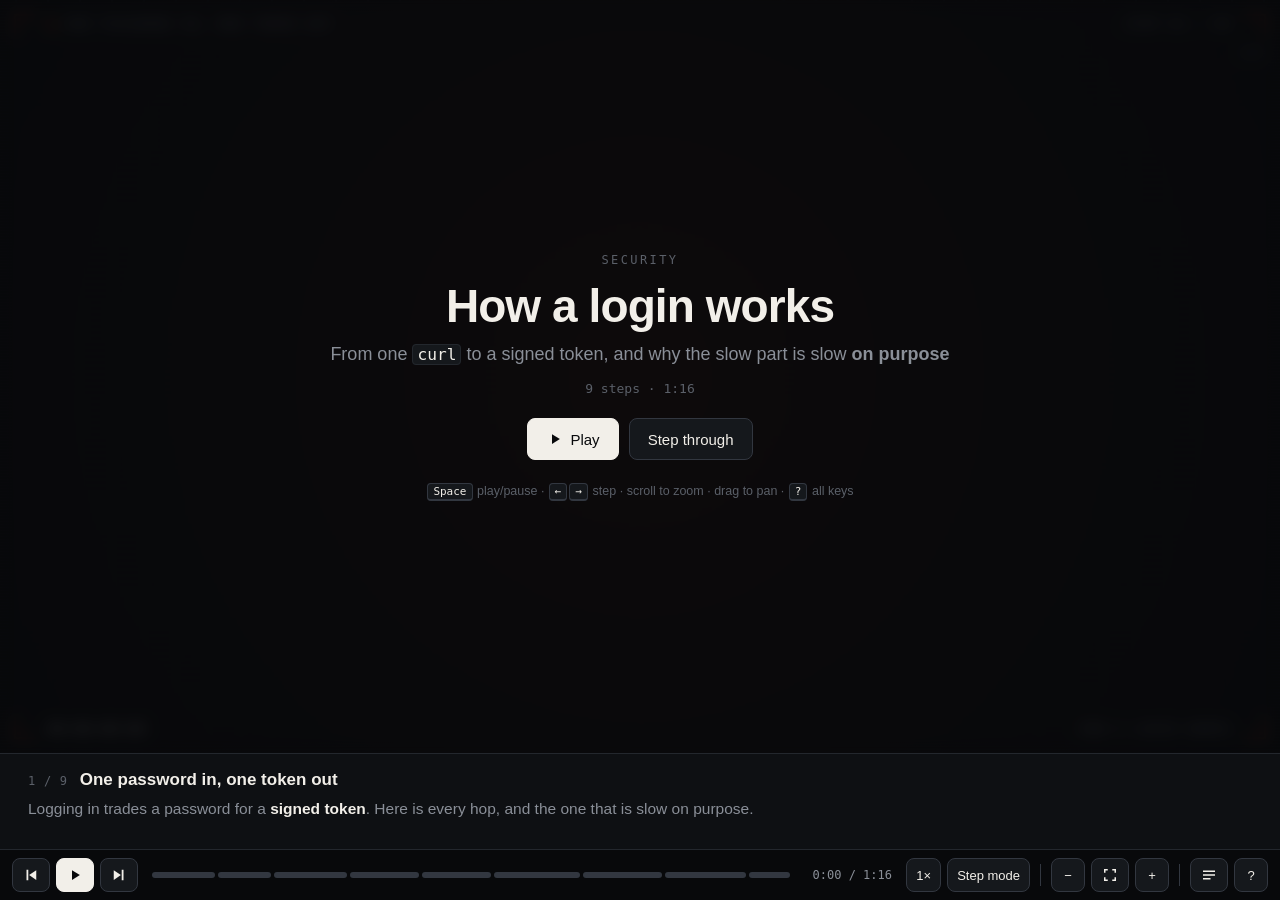
<file: docs/login-flow.html>
<!DOCTYPE html>
<html lang="en">
<head>
<meta charset="utf-8">
<meta http-equiv="Content-Security-Policy" content="default-src 'none'; script-src 'sha256-GI0qCGmOW7d8xEWfl8RNihRcGqWhf2yGq8Gp46oxGuc=' 'sha256-t6pF9zfoMokhgBiz3zHyDLilzwn+qNAANHcOY/hxSN8='; style-src 'sha256-rwlbadRSHjdOwyD4wZ5lJv6j2Em0l7DxQymT4Bx9bvk='; img-src data:; media-src data:">
<meta name="viewport" content="width=device-width, initial-scale=1">
<title>Explainer</title>
<link rel="icon" href="data:,">
<!-- built by motion-explainer from login-flow.scene.js; edit the scene, not this file -->
<style>
:root{
  --bg:#0b0b0c; --panel:#141416; --panel2:#1c1c1f; --line:#2a2a2f; --line2:#3a3a40;
  --fg:#ededf0; --dim:#8b8b95; --dimmer:#5a5a63; --accent:#0a84ff; --warn:#ffd60a;
  --sans:-apple-system,BlinkMacSystemFont,"SF Pro Text","Helvetica Neue",Arial,sans-serif;
  --mono:ui-monospace,"SF Mono",SFMono-Regular,Menlo,monospace;
}
:root[data-theme=hud]{
  --bg:#08090b; --panel:#0e1013; --panel2:#15181c; --line:#23272d; --line2:#323740;
  --fg:#f2efe9; --dim:#8a8f98; --dimmer:#5b6069; --accent:#ff4f1f; --warn:#fbbf24;
}
:root[data-theme=light]{
  --bg:#f5f5f7; --panel:#ffffff; --panel2:#ececf0; --line:#d8d8dd; --line2:#c7c7cc;
  --fg:#1d1d1f; --dim:#6e6e73; --dimmer:#a1a1a6; --accent:#0071e3; --warn:#b57600;
}
*{box-sizing:border-box}
[hidden]{display:none !important}
html,body{margin:0;height:100%;background:var(--bg);color:var(--fg);font:14px/1.45 var(--sans);-webkit-font-smoothing:antialiased;overflow:hidden}
kbd{font:11px var(--mono);border:1px solid var(--line2);border-bottom-width:2px;border-radius:4px;padding:1px 5px;margin:0 1px;color:var(--fg);background:var(--panel2)}
code{font:.9em var(--mono);background:var(--panel2);border:1px solid var(--line);border-radius:4px;padding:0 4px;color:var(--fg)}
.pre{white-space:pre}

#app{display:flex;flex-direction:column;height:100vh}
#stage{position:relative;flex:1;min-height:0;overflow:hidden;cursor:grab;touch-action:none}
#stage.panning{cursor:grabbing}
#svg{position:absolute;inset:0;width:100%;height:100%;display:block;user-select:none;-webkit-user-select:none}

/* captions: their own band, so narration never covers the drawing */
#cap{flex:none;min-height:96px;padding:14px 28px 14px;border-top:1px solid var(--line);background:var(--panel)}
#cap .ct{display:flex;gap:12px;align-items:baseline;margin-bottom:4px}
#capn{font:12px var(--mono);color:var(--dimmer);letter-spacing:.06em}
#capt{font-size:17px;font-weight:600}
#caps{color:var(--dim);font-size:15.5px;line-height:1.5;max-width:1100px}
#caps b{color:var(--fg);font-weight:600}
#cap.in .ct,#cap.in #caps{animation:capin .45s cubic-bezier(.2,.7,.2,1) both}
#cap.in #caps{animation-delay:.06s}
@keyframes capin{from{opacity:0;transform:translateY(6px)}to{opacity:1;transform:none}}

/* control bar */
#bar{flex:none;display:flex;align-items:center;gap:6px;padding:8px 12px;border-top:1px solid var(--line);background:var(--bg)}
#bar button,#bar select,#intro button,#hud button{font:500 13px var(--sans);color:var(--fg);background:var(--panel2);border:1px solid var(--line2);border-radius:8px;height:34px;min-width:34px;padding:0 9px;display:inline-flex;align-items:center;justify-content:center;gap:6px;cursor:pointer;transition:background .15s,border-color .15s}
#bar button:hover,#intro button:hover,#hud button:hover{border-color:var(--dimmer)}
#bar button svg,#intro button svg{width:18px;height:18px;fill:currentColor}
#bar button.primary,#intro button.primary{background:var(--fg);color:var(--bg);border-color:var(--fg)}
#bar button.on{background:var(--accent);border-color:var(--accent);color:#fff}
#bar .sep{width:1px;height:22px;background:var(--line2);margin:0 4px}
#tl{flex:1;display:flex;gap:3px;height:34px;align-items:center;cursor:pointer;position:relative;margin:0 8px;min-width:120px;touch-action:none}
.seg{position:relative;height:6px;border-radius:3px;background:var(--line2);overflow:hidden;flex-basis:0;transition:height .15s}
#tl:hover .seg{height:10px}
.seg i{position:absolute;left:0;top:0;bottom:0;background:var(--dim);width:0}
.seg.cur i{background:var(--accent)}
#tip{position:absolute;bottom:36px;transform:translateX(-50%);background:var(--panel2);border:1px solid var(--line2);padding:4px 9px;border-radius:6px;white-space:nowrap;font-size:12px;pointer-events:none;z-index:5}
#time{font:12px var(--mono);color:var(--dim);min-width:96px;text-align:center}

/* overlays */
#intro{position:absolute;inset:0;display:grid;place-items:center;background:color-mix(in srgb,var(--bg) 84%,transparent);backdrop-filter:blur(8px);-webkit-backdrop-filter:blur(8px);transition:opacity .4s,visibility .4s;z-index:4}
#intro.gone{opacity:0;visibility:hidden}
#intro .card{max-width:720px;text-align:center;padding:24px}
#intro .eyebrow{font:12px var(--mono);letter-spacing:.2em;text-transform:uppercase;color:var(--dimmer)}
#intro h1{font-size:46px;line-height:1.1;letter-spacing:-.02em;margin:14px 0 10px;font-weight:700}
#intro p{font-size:18px;color:var(--dim);margin:0 0 14px}
#intro .meta{font:13px var(--mono);color:var(--dimmer);margin-bottom:22px}
#intro .row{display:flex;gap:10px;justify-content:center;margin-bottom:22px}
#intro .row button{height:42px;padding:0 18px;font-size:15px}
#intro .keys{font-size:12.5px;color:var(--dimmer)}
#hud{position:absolute;top:12px;right:14px;display:flex;gap:8px;align-items:center;font:12px var(--mono);color:var(--dimmer);z-index:3}
#hud button{height:28px;font-size:12px}
#chap{position:absolute;top:0;right:0;bottom:0;width:340px;background:var(--panel);border-left:1px solid var(--line);overflow:auto;z-index:5;box-shadow:-20px 0 40px rgba(0,0,0,.25)}
#chap .dh{font:12px var(--mono);letter-spacing:.16em;text-transform:uppercase;color:var(--dimmer);padding:18px 20px 8px}
#chap ol{list-style:none;margin:0;padding:0 10px 20px}
#chap li{display:flex;gap:10px;align-items:baseline;padding:9px 10px;border-radius:8px;cursor:pointer}
#chap li:hover{background:var(--panel2)}
#chap li.cur{background:color-mix(in srgb,var(--accent) 18%,transparent)}
#chap li span{font:12px var(--mono);color:var(--dimmer);min-width:18px}
#chap li em{margin-left:auto;font:11px var(--mono);color:var(--dimmer);font-style:normal}
#help{position:absolute;inset:0;display:grid;place-items:center;background:color-mix(in srgb,var(--bg) 70%,transparent);z-index:6}
#help[hidden],#chap[hidden],#cap[hidden]{display:none}
#help .card{background:var(--panel);border:1px solid var(--line2);border-radius:14px;padding:22px 26px;max-width:620px;box-shadow:0 30px 80px rgba(0,0,0,.4)}
#help h2{margin:0 0 12px;font-size:18px}
#help td{padding:6px 14px 6px 0;vertical-align:top;color:var(--dim)}
#help td:first-child{white-space:nowrap;color:var(--fg)}
#help p{color:var(--dim);font-size:13px;margin:14px 0 0}
#lintb{position:absolute;left:14px;top:12px;z-index:3;font:12px var(--mono);color:var(--warn);background:color-mix(in srgb,var(--warn) 12%,var(--bg));border:1px solid color-mix(in srgb,var(--warn) 40%,transparent);border-radius:8px;padding:5px 10px;cursor:pointer}
#fatal{position:fixed;inset:24px;z-index:99;white-space:pre-wrap;font:14px/1.5 var(--mono);color:#ff453a;background:var(--panel);border:1px solid #ff453a;border-radius:12px;padding:24px;overflow:auto}

/* ?still=N  (screenshot of one step) and ?bare (no caption either) */
body.still #bar,body.still #intro,body.still #hud,body.still #lintb{display:none}
body.still #bcast .rec{animation:none}
body.bare #cap{display:none}
body.still #cap.in .ct,body.still #cap.in #caps{animation:none}

/* ?sheet  (contact sheet of every step) */
body.sheet{overflow:auto;height:auto}
#sheet{display:grid;grid-template-columns:repeat(var(--cols),1fr);gap:16px;padding:16px}
#sheet h1{grid-column:1/-1;margin:4px 2px 0;font-size:20px}
#sheet h1 span{font:13px var(--mono);color:var(--dimmer);margin-left:10px}
#sheet .sc{background:var(--panel);border:1px solid var(--line);border-radius:10px;overflow:hidden}
#sheet svg{width:100%;display:block;border-bottom:1px solid var(--line)}
#sheet .cc{min-height:58px;padding:7px 11px;font-size:12.5px;line-height:1.4;color:var(--dim)}
#sheet .cc b{color:var(--fg)}

@media (prefers-reduced-motion:reduce){
  #cap.in .ct,#cap.in #caps{animation:none}
  #intro{transition:none}
}

/* broadcast HUD (theme: 'hud'): screen-space frame, timecode and step slate over the drawing */
#bcast{position:absolute;inset:14px;pointer-events:none;font:600 12px var(--mono);letter-spacing:.14em;color:var(--dim);text-transform:uppercase}
#bcast .cnr{position:absolute;width:22px;height:22px;border:2px solid var(--accent);opacity:.85}
#bcast .cnr.tl{left:0;top:0;border-right:0;border-bottom:0}
#bcast .cnr.tr{right:0;top:0;border-left:0;border-bottom:0}
#bcast .cnr.bl{left:0;bottom:0;border-right:0;border-top:0}
#bcast .cnr.br{right:0;bottom:0;border-left:0;border-top:0}
#bcast .lbl{position:absolute}
#bcast .lbl.tl{left:34px;top:3px}
#bcast .lbl.tr{right:34px;top:3px}
#bcast .lbl.bl{left:34px;bottom:3px;color:var(--fg)}
#bcast .lbl.br{right:34px;bottom:3px}
#bcast .rec{color:var(--accent);animation:rec 1.4s steps(2) infinite}
:root[data-theme=hud] #hud,:root[data-theme=hud] #lintb{top:46px}
@media (prefers-reduced-motion:reduce){#bcast .rec{animation:none}}
@keyframes rec{50%{opacity:.25}}
#bcast::after{content:'';position:absolute;inset:-14px;background:repeating-linear-gradient(0deg,rgba(255,255,255,.018) 0 1px,transparent 1px 3px)}
</style>
</head>
<body>
<script>
/* Line icons for the motion explainer: 24x24 stroke paths, drawn for this engine (no third-party set).
   Use by name in a box (`icon: 'server'`) or as an `icon` element; anything else in `icon` is shown as text. */
const MOTION_ICONS = {
  __proto__: null,
  server: 'M4 4h16v6H4z M4 14h16v6H4z M8 7h.01 M8 17h.01 M12 7h4 M12 17h4',
  database: 'M4 6c0-1.7 3.6-3 8-3s8 1.3 8 3-3.6 3-8 3-8-1.3-8-3z M4 6v12c0 1.7 3.6 3 8 3s8-1.3 8-3V6 M4 12c0 1.7 3.6 3 8 3s8-1.3 8-3',
  cloud: 'M7 19h10a4.5 4.5 0 0 0 .6-9A6 6 0 0 0 6.2 9.6 4.7 4.7 0 0 0 7 19z',
  laptop: 'M5 5h14v10H5z M2 19h20',
  phone: 'M8 2h8a2 2 0 0 1 2 2v16a2 2 0 0 1-2 2H8a2 2 0 0 1-2-2V4a2 2 0 0 1 2-2z M11 18h2',
  user: 'M12 12a4 4 0 1 0 0-8 4 4 0 0 0 0 8z M4 21c0-4 3.6-6 8-6s8 2 8 6',
  users: 'M9 11a3.5 3.5 0 1 0 0-7 3.5 3.5 0 0 0 0 7z M2 20c0-3.3 3-5 7-5s7 1.7 7 5 M16 4.5a3.5 3.5 0 0 1 0 6.5 M18 15c2.4.6 4 2.2 4 5',
  lock: 'M6 11h12v10H6z M8 11V7a4 4 0 0 1 8 0v4 M12 15v2',
  unlock: 'M6 11h12v10H6z M8 11V7a4 4 0 0 1 7.5-2 M12 15v2',
  key: 'M8 11a4 4 0 1 0 0 8 4 4 0 0 0 0-8z M11 12l9-9 M16 7l2 2 M18 5l2 2',
  shield: 'M12 3l8 3v6c0 5-3.5 8-8 9-4.5-1-8-4-8-9V6z',
  'shield-check': 'M12 3l8 3v6c0 5-3.5 8-8 9-4.5-1-8-4-8-9V6z M9 12l2 2 4-4',
  queue: 'M5 4h14v4H5z M5 10h14v4H5z M5 16h14v4H5z',
  layers: 'M12 3l9 5-9 5-9-5z M3 12l9 5 9-5 M3 16l9 5 9-5',
  gear: 'M12 9a3 3 0 1 0 0 6 3 3 0 0 0 0-6z M12 6a6 6 0 1 0 0 12 6 6 0 0 0 0-12z M12 2v4 M12 18v4 M2 12h4 M18 12h4 M4.9 4.9 7.8 7.8 M16.2 16.2l2.9 2.9 M4.9 19.1l2.9-2.9 M16.2 7.8l2.9-2.9',
  'git-branch': 'M6 3v12 M18 9a3 3 0 1 0 0-6 3 3 0 0 0 0 6z M6 21a3 3 0 1 0 0-6 3 3 0 0 0 0 6z M18 9c0 6-12 3-12 6',
  'git-commit': 'M12 9a3 3 0 1 0 0 6 3 3 0 0 0 0-6z M2 12h7 M15 12h7',
  'git-merge': 'M6 3a3 3 0 1 0 0 6 3 3 0 0 0 0-6z M18 15a3 3 0 1 0 0 6 3 3 0 0 0 0-6z M6 9v12 M6 9c0 5 5 9 9 9',
  'pull-request': 'M6 3a3 3 0 1 0 0 6 3 3 0 0 0 0-6z M6 15a3 3 0 1 0 0 6 3 3 0 0 0 0-6z M18 15a3 3 0 1 0 0 6 3 3 0 0 0 0-6z M6 9v6 M18 15V8a2 2 0 0 0-2-2h-4 M14 3l-3 3 3 3',
  terminal: 'M3 4h18v16H3z M7 9l3 3-3 3 M12 15h5',
  code: 'M8 7l-5 5 5 5 M16 7l5 5-5 5 M14 4l-4 16',
  bug: 'M8 9h8v6a4 4 0 0 1-8 0z M9 9V7a3 3 0 0 1 6 0v2 M4 12h4 M16 12h4 M5 7l3 2 M19 7l-3 2 M5 18l3-2 M19 18l-3-2',
  check: 'M5 12l5 5 9-10',
  x: 'M6 6l12 12 M18 6 6 18',
  clock: 'M12 3a9 9 0 1 0 0 18 9 9 0 0 0 0-18z M12 7v5l3 2',
  alert: 'M12 3l10 18H2z M12 10v5 M12 18h.01',
  info: 'M12 3a9 9 0 1 0 0 18 9 9 0 0 0 0-18z M12 11v6 M12 7.5h.01',
  file: 'M6 2h8l5 5v15H6z M14 2v5h5',
  folder: 'M3 6h6l2 2h10v11H3z',
  mail: 'M3 5h18v14H3z M3 6l9 7 9-7',
  message: 'M4 4h16v12H8l-4 4z',
  globe: 'M12 3a9 9 0 1 0 0 18 9 9 0 0 0 0-18z M3 12h18 M12 3c3 3.5 3 14.5 0 18 M12 3c-3 3.5-3 14.5 0 18',
  network: 'M12 2.5a2.5 2.5 0 1 0 0 5 2.5 2.5 0 0 0 0-5z M5 16.5a2.5 2.5 0 1 0 0 5 2.5 2.5 0 0 0 0-5z M19 16.5a2.5 2.5 0 1 0 0 5 2.5 2.5 0 0 0 0-5z M10.8 7.2 6.2 16.8 M13.2 7.2l4.6 9.6 M7.5 19h9',
  cpu: 'M6 6h12v12H6z M9 9h6v6H9z M9 2v4 M15 2v4 M9 18v4 M15 18v4 M2 9h4 M2 15h4 M18 9h4 M18 15h4',
  package: 'M12 2l9 5v10l-9 5-9-5V7z M3 7l9 5 9-5 M12 12v10',
  rocket: 'M12 2c3 2 5 6 5 11l-2 3H9l-2-3c0-5 2-9 5-11z M12 9a1.5 1.5 0 1 0 0 3 1.5 1.5 0 0 0 0-3z M9 16l-2 5 3-2 M15 16l2 5-3-2',
  zap: 'M13 2 4 14h7l-1 8 9-12h-7z',
  search: 'M11 4a7 7 0 1 0 0 14 7 7 0 0 0 0-14z M20 20l-4-4',
  chart: 'M4 20h16 M7 16v-4 M12 16V8 M17 16V9',
  link: 'M10 14a4 4 0 0 0 5.7 0l3-3a4 4 0 0 0-5.7-5.7l-1 1 M14 10a4 4 0 0 0-5.7 0l-3 3a4 4 0 0 0 5.7 5.7l1-1',
  refresh: 'M20 11a8 8 0 0 0-14.5-4.5L4 8 M4 4v4h4 M4 13a8 8 0 0 0 14.5 4.5L20 16 M20 20v-4h-4',
  eye: 'M2 12s3.5-7 10-7 10 7 10 7-3.5 7-10 7S2 12 2 12z M12 9a3 3 0 1 0 0 6 3 3 0 0 0 0-6z',
  bell: 'M6 16v-5a6 6 0 0 1 12 0v5l2 2H4z M10 21h4',
  play: 'M7 4l13 8-13 8z',
  pause: 'M7 4h3v16H7z M14 4h3v16h-3z',
  wifi: 'M2 9a15 15 0 0 1 20 0 M5 12.5a10 10 0 0 1 14 0 M8.5 16a5 5 0 0 1 7 0 M12 19.5h.01',
  plug: 'M9 2v6 M15 2v6 M6 8h12v4a6 6 0 0 1-12 0z M12 18v4',
  robot: 'M5 8h14v11H5z M12 4v4 M9 13h.01 M15 13h.01 M9 16h6 M2 12v3 M22 12v3 M12 3.5h.01',
  sparkles: 'M12 3l2 5 5 2-5 2-2 5-2-5-5-2 5-2z M19 15l1 2 2 1-2 1-1 2-1-2-2-1 2-1z',
  headphones: 'M4 15v-3a8 8 0 0 1 16 0v3 M4 15h3v6H5a1 1 0 0 1-1-1z M20 15h-3v6h2a1 1 0 0 0 1-1z',
  book: 'M2 5c3-1 7-1 10 1 3-2 7-2 10-1v14c-3-1-7-1-10 1-3-2-7-2-10-1z M12 6v14',
  flag: 'M5 21V4 M5 4h12l-2 4 2 4H5',
  pin: 'M12 22s7-7 7-12a7 7 0 0 0-14 0c0 5 7 12 7 12z M12 7a3 3 0 1 0 0 6 3 3 0 0 0 0-6z',
  upload: 'M12 15V3 M7 8l5-5 5 5 M4 15v5h16v-5',
  download: 'M12 3v12 M7 10l5 5 5-5 M4 15v5h16v-5',
  trash: 'M4 6h16 M9 6V3h6v3 M6 6l1 15h10l1-15',
  star: 'M12 3l2.7 5.6 6.1.9-4.4 4.3 1 6.1L12 17l-5.4 2.9 1-6.1-4.4-4.3 6.1-.9z',
};
/* Motion explainer engine: a scene spec becomes a timeline, painted as SVG.
   Every frame is a pure function of time, so play, pause, scrub, skip and
   step all share one code path. No dependencies; works from file://.
   Scene format: REFERENCE.md. */
(function () {
'use strict';

const NS = 'http://www.w3.org/2000/svg';
const SANS = '-apple-system, BlinkMacSystemFont, "SF Pro Text", "Helvetica Neue", Arial, sans-serif';
const MONO = 'ui-monospace, "SF Mono", SFMono-Regular, Menlo, monospace';
const Q = new URLSearchParams(location.search);
const REDUCE = matchMedia('(prefers-reduced-motion: reduce)').matches;

/* ---------- lint sink: `motion check` reads it through --dump-dom ---------- */
const lintEl = document.createElement('pre');
lintEl.id = 'lint';
lintEl.hidden = true;
(document.body || document.documentElement).appendChild(lintEl);
const lint = line => { lintEl.textContent += line + '\n'; };
document.addEventListener('securitypolicyviolation', ev => lint(`error csp: blocked ${ev.violatedDirective} ${ev.blockedURI || ''}`));
window.addEventListener('error', ev => {
  lint(`error js: ${ev.message} (line ${ev.lineno})`);
  fatal(`${ev.message}\nline ${ev.lineno}`);
});

function fatal(msg) {
  const d = document.createElement('div');
  d.id = 'fatal';
  d.textContent = 'This explainer failed to load:\n\n' + msg;
  document.body.appendChild(d);
}

/* ---------- themes ---------- */
const THEMES = {
  dark: {
    bg: '#0b0b0c', panel: '#141416', fg: '#ededf0', dim: '#8b8b95', line: '#2c2c31', grid: '#1f1f23', fill: .16,
    tones: { plain: '#636369', muted: '#48484e', accent: '#0a84ff', ok: '#32d74b', warn: '#ffd60a', bad: '#ff453a',
             info: '#bf5af2', teal: '#64d2ff', orange: '#ff9f0a', pink: '#ff375f' },
  },
  light: {
    bg: '#f5f5f7', panel: '#ffffff', fg: '#1d1d1f', dim: '#6e6e73', line: '#d2d2d7', grid: '#e2e2e7', fill: .11,
    tones: { plain: '#a1a1a6', muted: '#c7c7cc', accent: '#0071e3', ok: '#248a3d', warn: '#b57600', bad: '#d70015',
             info: '#8944ab', teal: '#0a84a8', orange: '#c93400', pink: '#d30f45' },
  },
  hud: {
    bg: '#08090b', panel: '#101216', fg: '#f2efe9', dim: '#8a8f98', line: '#262a31', grid: '#16191e', fill: .15, hud: true,
    tones: { plain: '#5c6068', muted: '#3d4148', accent: '#ff4f1f', ok: '#4ade80', warn: '#fbbf24', bad: '#ff3b30',
             info: '#c084fc', teal: '#22d3ee', orange: '#ff8a3d', pink: '#ff4d8d' },
  },
};
for (const th of Object.values(THEMES)) { th.tones.fg = th.fg; th.tones.dim = th.dim; }

const hexCache = new Map();
function hex(c) {
  let v = hexCache.get(c);
  if (v) return v;
  let h = c.replace('#', '');
  if (h.length === 3) h = h.split('').map(x => x + x).join('');
  const n = parseInt(h, 16);
  v = [n >> 16 & 255, n >> 8 & 255, n & 255];
  hexCache.set(c, v);
  return v;
}
function rgb(th, v) {
  if (Array.isArray(v)) return mix(rgb(th, v[0]), rgb(th, v[1]), v[2]);
  if (th.tones[v]) return hex(th.tones[v]);
  return typeof v === 'string' && /^#[0-9a-f]{3,6}$/i.test(v) ? hex(v) : hex(th.tones.plain);
}
const mix = (a, b, p) => a.map((x, i) => x + (b[i] - x) * p);
const css = (c, a) => a == null ? `rgb(${c.map(Math.round)})` : `rgba(${c.map(Math.round)},${a})`;
const isPlain = v => v == null || v === 'plain' || v === 'muted' || v === 'fg' || v === 'dim';

/* ---------- math ---------- */
const EASE = {
  linear: p => p,
  inOut: p => p < .5 ? 4 * p * p * p : 1 - Math.pow(-2 * p + 2, 3) / 2,
  out: p => 1 - Math.pow(1 - p, 3),
  in: p => p * p * p,
  back: p => { const c1 = 1.70158, c3 = c1 + 1; return 1 + c3 * Math.pow(p - 1, 3) + c1 * Math.pow(p - 1, 2); },
  bounce: p => {
    const n = 7.5625, d = 2.75;
    if (p < 1 / d) return n * p * p;
    if (p < 2 / d) { const q = p - 1.5 / d; return n * q * q + .75; }
    if (p < 2.5 / d) { const q = p - 2.25 / d; return n * q * q + .9375; }
    const q = p - 2.625 / d;
    return n * q * q + .984375;
  },
  elastic: p => p <= 0 || p >= 1 ? p : Math.pow(2, -10 * p) * Math.sin((p * 10 - .75) * (2 * Math.PI / 3)) + 1,
  anticipate: p => {
    const c = 1.70158 * 1.525;
    return p < .5 ? Math.pow(2 * p, 2) * ((c + 1) * 2 * p - c) / 2 : (Math.pow(2 * p - 2, 2) * ((c + 1) * (p * 2 - 2) + c) + 2) / 2;
  },
};
const clamp01 = v => v < 0 ? 0 : v > 1 ? 1 : v;
const smooth = (a, b, v) => { const p = clamp01((v - a) / (b - a)); return p * p * (3 - 2 * p); };
const lerp = (a, b, p) => a + (b - a) * p;
const TAU = Math.PI * 2;
const list = v => v == null || v === false ? [] : Array.isArray(v) ? v : [v];
// ' Did you mean 'x'?' for a typo within two edits of a known name, else ''.
function near(word, names) {
  const w = String(word), dist = (a, b) => {
    let row = [...Array(b.length + 1).keys()];
    for (let i = 1; i <= a.length; i++) {
      const next = [i];
      for (let j = 1; j <= b.length; j++) next[j] = Math.min(row[j] + 1, next[j - 1] + 1, row[j - 1] + (a[i - 1] === b[j - 1] ? 0 : 1));
      row = next;
    }
    return row[b.length];
  };
  let best = null, bd = 3;
  for (const n of names) { const d = dist(w.toLowerCase(), String(n).toLowerCase()); if (d < bd && d < w.length) { best = n; bd = d; } }
  return best == null ? '' : ` Did you mean '${best}'?`;
}
const esc = s => String(s == null ? '' : s).replace(/[&<>"]/g, c => ({ '&': '&amp;', '<': '&lt;', '>': '&gt;', '"': '&quot;' })[c]);
const md = s => esc(s).replace(/\*\*(.+?)\*\*/g, '<b>$1</b>').replace(/`(.+?)`/g, '<code>$1</code>');
const fmtT = t => `${Math.floor(t / 60)}:${String(Math.floor(t % 60)).padStart(2, '0')}`;
const union = rs => rs.reduce((u, r) => [Math.min(u[0], r[0]), Math.min(u[1], r[1]), Math.max(u[2], r[2]), Math.max(u[3], r[3])]);
const hits = (a, b) => a[0] < b[2] - 2 && b[0] < a[2] - 2 && a[1] < b[3] - 2 && b[1] < a[3] - 2;
const inside = (a, b) => a[0] <= b[0] + 1 && a[1] <= b[1] + 1 && a[2] >= b[2] - 1 && a[3] >= b[3] - 1; // a contains b

function fit(r, pad, W, H) {
  const x0 = r[0] - pad, y0 = r[1] - pad, x1 = r[2] + pad, y1 = r[3] + pad;
  let w = Math.max(x1 - x0, W / 10), h = Math.max(y1 - y0, H / 10);
  if (w / h > W / H) h = w * H / W; else w = h * W / H;
  return { x: (x0 + x1) / 2 - w / 2, y: (y0 + y1) / 2 - h / 2, w, h };
}

/* ---------- text measuring (canvas, so lint and paint agree) ---------- */
const mctx = document.createElement('canvas').getContext('2d');
function textW(s, size, weight, mono) {
  mctx.font = `${weight || 400} ${size}px ${mono ? MONO : SANS}`;
  return mctx.measureText(s).width;
}
const wrapCache = new Map();
function wrap(str, maxw, size, weight, mono) {
  const key = [str, maxw, size, weight, mono].join('|');
  let out = wrapCache.get(key);
  if (out) return out;
  out = [];
  for (const para of String(str).split('\n')) {
    let line = '';
    for (const word of para.split(/\s+/).filter(Boolean)) {
      const cand = line ? line + ' ' + word : word;
      if (!line || textW(cand, size, weight, mono) <= maxw) line = cand;
      else { out.push(line); line = word; }
    }
    out.push(line);
  }
  wrapCache.set(key, out);
  return out;
}
const widest = (lines, size, weight, mono) => Math.max(0, ...lines.map(l => textW(l, size, weight, mono)));

/* ---------- elements ---------- */
const LAYER = { zone: 0, frame: 0, particles: 0, arrow: 1, box: 2, circle: 2, code: 2, icon: 2, chart: 2, note: 3, text: 3, title: 3 };
// Arrows normally sit under boxes; zoomed-in arrows sit with the boxes, so they draw over the box they are inside.
const layerOf = e => e.layer ?? (e.type === 'arrow' && e.minZoom ? 2 : LAYER[e.type]);
const ENTRY = { box: 'pop', circle: 'pop', arrow: 'draw', text: 'up', note: 'up', zone: 'fade', code: 'fade', icon: 'pop',
  title: 'words', frame: 'fade', chart: 'grow', particles: 'fade' };
const KINETIC = new Set(['type', 'words', 'scramble']);
const CONTAINERS = new Set(['zone', 'frame']);
const KINDS = { chart: ['bar', 'line', 'spark'], frame: ['window', 'terminal', 'browser', 'phone'], particles: ['drift', 'rise', 'burst'] };

function norm(d) {
  const e = Object.assign({}, d), t = e.type;
  if (t === 'box') { e.w = e.w ?? 200; e.h = e.h ?? 90; e.shape = e.shape || 'rect'; e.size = e.size || 22; }
  if (t === 'circle') e.r = e.r ?? 44;
  if (t === 'zone') { e.w = e.w ?? 600; e.h = e.h ?? 400; }
  if (t === 'code') {
    e.lines = e.lines || []; e.size = e.size || 17; e.lh = e.size * 1.65; e.head = e.title ? 34 : 0;
    e.w = e.w ?? 560; e.h = e.h ?? e.head + e.lines.length * e.lh + 28;
  }
  if (t === 'note') { e.w = e.w ?? 320; e.size = e.size || 17; }
  if (t === 'text') { e.size = e.size || 24; e.weight = e.weight || (e.size >= 34 ? 700 : 500); e.align = e.align || 'middle'; }
  if (t === 'arrow') e.width = e.width || 2.5;
  if (t === 'icon') { e.size = e.size || 48; e.w = e.h = e.size; }
  if (t === 'title') { e.size = e.size || 64; e.weight = e.weight || 800; e.align = e.align || 'start'; }
  if (t === 'frame') {
    e.kind = e.kind || 'window';
    e.w = e.w ?? (e.kind === 'phone' ? 300 : 640); e.h = e.h ?? (e.kind === 'phone' ? 600 : 400);
    e.lines = e.lines || []; e.size = e.size || 16; e.mono = e.mono ?? (e.kind === 'terminal' || e.kind === 'window');
  }
  if (t === 'chart') { e.kind = e.kind || 'bar'; e.w = e.w ?? 440; e.h = e.h ?? 260; e.data = e.data || []; e.labels = e.labels || []; }
  if (t === 'particles') { e.w = e.w ?? 600; e.h = e.h ?? 400; e.n = e.n || 40; e.mode = e.mode || 'drift'; e.size = e.size || 2.5; e.speed = e.speed ?? 1; }
  e.tone = e.tone || (t === 'text' || t === 'icon' ? 'fg' : t === 'zone' ? 'muted' : t === 'title' || t === 'chart' || t === 'particles' ? 'accent' : 'plain');
  return e;
}

// Shown string: a numeric `value` (tweened) wins over the static label.
function shown(e, s) {
  if (s.value != null) return (e.fmt || '{}').replace('{}', Number(s.value).toFixed(e.decimals || 0));
  return e.type === 'text' || e.type === 'note' || e.type === 'title' ? (s.text ?? s.label) : s.label;
}

function measure(e, s) {
  const str = shown(e, s) ?? '';
  if (e.type === 'title') {
    const T = titleLayout(e, str);
    return { w: T.w, h: T.h };
  }
  if (e.type === 'text') {
    const L = wrap(str, e.maxw || 1e9, e.size, e.weight, e.mono);
    return { w: widest(L, e.size, e.weight, e.mono), h: L.length * e.size * 1.25 };
  }
  const L = wrap(str, s.w - 36, e.size, 400), T = noteTitle(e, s);
  return { w: s.w, h: 30 + (T.length ? T.length * e.size * 1.35 + 4 : 0) + L.length * e.size * 1.45 };
}

// Kicker (small caps), big lines, then an accent bar; shared by measure, lint and paint.
function titleLayout(e, str) {
  const L = wrap(str, e.maxw || 1e9, e.size, e.weight), lh = e.size * 1.08, ks = Math.max(12, e.size * .26);
  const kick = e.kicker ? String(e.kicker).toUpperCase() : '', kh = kick ? ks * 1.9 : 0, bar = Math.max(4, e.size * .085);
  const tw = widest(L, e.size, e.weight), w = Math.max(tw, kick ? textW(kick, ks, 700) + kick.length * ks * .18 : 0);
  return { L, lh, ks, kick, kh, bar, tw, w, h: kh + L.length * lh + bar * 3 };
}

function frameTop(e) {
  return (e.kind === 'phone' ? 50 : 36) + 14;
}

// Same id, same sequence: particles sit in the same places on every frame and in screenshots.
function seeded(str) {
  let a = 2166136261;
  for (const ch of String(str)) a = Math.imul(a ^ ch.charCodeAt(0), 16777619);
  return () => {
    a = (a + 0x6D2B79F5) | 0;
    let t = Math.imul(a ^ (a >>> 15), 1 | a);
    t = (t + Math.imul(t ^ (t >>> 7), 61 | t)) ^ t;
    return ((t ^ (t >>> 14)) >>> 0) / 4294967296;
  };
}
const GLYPHS = 'ABCDEFGHIJKLMNOPQRSTUVWXYZ0123456789#$%&*+=<>/';
const ICONSTYLE = { fill: 'none', 'stroke-width': 1.8, 'stroke-linecap': 'round', 'stroke-linejoin': 'round' };

// Bold, so it wraps at a different point than the body text.
function noteTitle(e, s) {
  return e.title ? wrap(e.title, s.w - 36, e.size, 700) : [];
}

function boxText(e, s) {
  const label = shown(e, s);
  const circ = e.type === 'circle';
  const maxw = circ ? s.r * 1.7 : e.shape === 'diamond' ? s.w * .6 : e.shape === 'pill' ? s.w - s.h * .5 : s.w - 28;
  const size = circ ? (e.size || Math.min(26, s.r * .62)) : e.size;
  const L = label == null || label === '' ? [] : wrap(String(label), maxw, size, 600);
  const ss = e.subSize || (circ ? 15 : Math.round(size * .68 * 10) / 10);
  const SB = s.sub ? wrap(String(s.sub), circ ? 220 : maxw, ss, 400) : [];
  const iconH = s.icon && !circ ? 40 : 0, lh = size * 1.2, sh = ss * 1.3, gap = L.length && SB.length ? size * .22 : 0;
  const total = iconH + L.length * lh + (circ ? 0 : gap + SB.length * sh);
  return { L, SB, size, ss, maxw, iconH, lh, sh, gap, total, key: [label, s.sub, s.icon, maxw, size].join('\u0001') };
}

function bbox(e, s, S) {
  if (e.type === 'arrow') {
    const a = endPt(e.from, S), b = endPt(e.to, S);
    return [Math.min(a.x, b.x), Math.min(a.y, b.y), Math.max(a.x, b.x), Math.max(a.y, b.y)];
  }
  const y = s.y + (s.oy || 0);
  if (e.type === 'circle') return [s.x - s.r, y - s.r, s.x + s.r, y + s.r];
  if (e.type === 'text' || e.type === 'title') {
    const x0 = e.align === 'start' ? s.x : e.align === 'end' ? s.x - s.w : s.x - s.w / 2;
    return [x0, y - s.h / 2, x0 + s.w, y + s.h / 2];
  }
  return [s.x - s.w / 2, y - s.h / 2, s.x + s.w / 2, y + s.h / 2];
}
function endPt(ref, S) {
  if (Array.isArray(ref)) return { x: ref[0], y: ref[1] };
  const s = S[ref];
  return s ? { x: s.x, y: s.y + (s.oy || 0) } : { x: 0, y: 0 };
}

/* ---------- flow packets: their route, and hand-offs through components ---------- */
const FLOW_TAIL = .45;  // seconds a landing ripple and glow last after a flow ends
const center = (e, s, S) => { const r = bbox(e, s, S); return { x: (r[0] + r[2]) / 2, y: (r[1] + r[3]) / 2 }; };
const lerpPt = (a, b, k) => ({ x: lerp(a.x, b.x, k), y: lerp(a.y, b.y, k) });
// [where the packet starts, where it lands]: element ids, or arrays for free points.
function flowEnds(f, by) {
  const a = by[f.edges[0]], z = by[f.edges[f.edges.length - 1]];
  return f.reverse ? [z.to, a.from] : [a.from, z.to];
}
// The path a packet rides: each arrow, plus a short pass through every component two arrows share,
// so a multi-arrow flow goes in and out of the box instead of jumping across it.
function flowRoute(f, S, by) {
  const E = f.reverse ? f.edges.slice().reverse() : f.edges, segs = [];
  for (let i = 0; i < E.length; i++) {
    const e = by[E[i]], ge = edgeGeom(e, S, by);
    if (!ge) return null;
    const G = f.reverse ? { p0: ge.p2, c: ge.c, p2: ge.p0 } : ge;
    const via = i && (f.reverse ? by[E[i - 1]].from : by[E[i - 1]].to), start = f.reverse ? e.to : e.from;
    if (i && via === start && by[start] && S[start]) {
      const a = segs[segs.length - 1].end, b = G.p0, c = center(by[start], S[start], S);
      const cc = { x: 2 * c.x - (a.x + b.x) / 2, y: 2 * c.y - (a.y + b.y) / 2 };  // the curve passes through the center
      segs.push({ w: .5, node: start, from: a, at: k => bez({ p0: a, c: cc, p2: b }, k) });
    }
    segs.push({ w: 1, at: k => bez(G, k), end: G.p2 });
  }
  return segs;
}
// A point on the route at u in 0..1; inside a component it carries the node, its progress k and how far in it is.
function routeAt(segs, u) {
  let x = clamp01(u) * segs.reduce((n, sg) => n + sg.w, 0);
  for (let i = 0; i < segs.length; i++) {
    const sg = segs[i];
    if (x <= sg.w + 1e-9 || i === segs.length - 1) {
      const k = clamp01(x / sg.w), pt = sg.at(k);
      return sg.node ? { x: pt.x, y: pt.y, node: sg.node, from: sg.from, k, inside: Math.min(1, k * 4, (1 - k) * 4) } : { x: pt.x, y: pt.y, inside: 0 };
    }
    x -= sg.w;
  }
}
// Two flows in a row through the same component share one packet: it waits inside between them.
function linkFlows(fx, by) {
  const flows = fx.filter(f => f.k === 'flow' && f.count === 1).sort((a, b) => a.t0 - b.t0);
  for (const b of flows) {
    const start = flowEnds(b, by)[0];
    if (typeof start !== 'string' || !by[start]) continue;
    const a = flows.filter(f => f !== b && !f.next && f.t0 < b.t0 && flowEnds(f, by)[1] === start && f.t1 <= b.t0 + .05 && b.t0 - f.t1 <= 2.5).pop();
    if (!a) continue;
    // Short gaps borrow a little time from both flows, so the pass through the component never snaps.
    const pad = Math.max(0, (.5 - (b.t0 - a.t1)) / 2);
    Object.assign(a, { next: b, cut: a.t1 - pad });
    Object.assign(b, { prev: a, cut: b.t0 + pad });
    fx.push({ k: 'hold', node: start, a, b, t0: a.t1 - pad, t1: b.t0 + pad, tone: a.tone });
  }
}

/* ---------- arrows: quadratic curves clipped to their end shapes ---------- */
function anchor(ref, S, by, off) {
  if (Array.isArray(ref)) return { x: ref[0], y: ref[1], k: 'pt' };
  const s = S[ref], e = by[ref];
  if (!s || !e) return null;
  if (off) return { x: s.x + off[0], y: s.y + (s.oy || 0) + off[1], k: 'pt' };
  if (e.type === 'text' || e.type === 'title') {
    const r = bbox(e, s, S);
    return { x: (r[0] + r[2]) / 2, y: (r[1] + r[3]) / 2, w: r[2] - r[0], h: r[3] - r[1], k: 'rect' };
  }
  const k = e.type === 'circle' ? 'circle' : e.shape === 'diamond' ? 'diamond' : 'rect';
  return { x: s.x, y: s.y + (s.oy || 0), w: s.w, h: s.h, r: s.r, k };
}
function edgeOf(A, dx, dy, gap) {
  if (!dx && !dy) return { x: A.x, y: A.y };
  const L = Math.hypot(dx, dy) || 1, ux = dx / L, uy = dy / L;
  let t = 0;
  if (A.k === 'circle') t = A.r;
  else if (A.k === 'diamond') t = 1 / (Math.abs(ux) / (A.w / 2) + Math.abs(uy) / (A.h / 2));
  else if (A.k === 'rect') t = Math.min(ux ? A.w / 2 / Math.abs(ux) : 1e9, uy ? A.h / 2 / Math.abs(uy) : 1e9);
  if (A.k !== 'pt') t += gap;
  return { x: A.x + ux * t, y: A.y + uy * t };
}
function edgeGeom(e, S, by) {
  const A = anchor(e.from, S, by, e.fromOffset), B = anchor(e.to, S, by, e.toOffset);
  if (!A || !B) return null;
  const dx = B.x - A.x, dy = B.y - A.y, len = Math.hypot(dx, dy) || 1, bend = e.bend || 0;
  let c = { x: (A.x + B.x) / 2 - dy * bend * .5, y: (A.y + B.y) / 2 + dx * bend * .5 };
  const gap = e.gap ?? 8;
  const p0 = edgeOf(A, c.x - A.x, c.y - A.y, gap), p2 = edgeOf(B, c.x - B.x, c.y - B.y, gap);
  if (!bend) c = { x: (p0.x + p2.x) / 2, y: (p0.y + p2.y) / 2 };
  return { p0, c, p2, len };
}
const bez = (g, u) => { const v = 1 - u; return { x: v * v * g.p0.x + 2 * v * u * g.c.x + u * u * g.p2.x, y: v * v * g.p0.y + 2 * v * u * g.c.y + u * u * g.p2.y }; };
const bezD = (g, u) => ({ x: 2 * (1 - u) * (g.c.x - g.p0.x) + 2 * u * (g.p2.x - g.c.x), y: 2 * (1 - u) * (g.c.y - g.p0.y) + 2 * u * (g.p2.y - g.c.y) });
const unit = d => { const L = Math.hypot(d.x, d.y) || 1; return { x: d.x / L, y: d.y / L }; };
function labelRect(e, g, label) {
  const ls = e.labelSize || 14, m = bez(g, e.labelAt ?? .5), w = textW(String(label), ls, 500) + ls * 1.4;
  return [m.x - w / 2, m.y - ls * .93, m.x + w / 2, m.y + ls * .93];
}

/* ---------- compile: spec -> tweens + transient effects + steps ---------- */
const VERBS = ['show', 'hide', 'set', 'move', 'highlight', 'unhighlight', 'focus', 'unfocus', 'flow', 'pulse', 'camera', 'swap', 'line', 'wait'];
const TIMING = new Set(['at', 'with', 'dur', 'ease', 'stagger', 'fx']);
const NUMP = ['x', 'y', 'w', 'h', 'r', 'value', 'alpha', 'mark', 'typed'];
const DISCP = ['label', 'sub', 'text', 'icon', 'name'];
const BACKDROPS = ['dots', 'grid', 'glow', 'none'];
const DUR = { show: .6, hide: .45, set: .7, move: .8, highlight: .4, unhighlight: .35, focus: .5, unfocus: .5, flow: 1.2, pulse: .9, camera: 1.2, swap: .9, line: .35 };

function compile(spec) {
  const issues = [];
  const say = (lvl, step, msg) => issues.push({ lvl, step, msg });
  const [W, H] = spec.size || [1600, 900];
  const els = [], by = {};
  for (const d of spec.elements || []) {
    if (!d || !d.id) { say('error', 0, 'an element has no id'); continue; }
    if (by[d.id]) { say('error', 0, `duplicate id '${d.id}'`); continue; }
    if (!(d.type in LAYER)) { say('error', 0, `'${d.id}': unknown type '${d.type}'.${near(d.type, Object.keys(LAYER)) || ` Use ${Object.keys(LAYER).join(', ')}.`}`); continue; }
    if (d.id === 'all' || d.id === 'canvas') { say('error', 0, `'${d.id}' is a reserved id`); continue; }
    const e = norm(d);
    els.push(e);
    by[e.id] = e;
  }
  for (const e of els) {
    if (e.type !== 'arrow') continue;
    for (const end of [e.from, e.to]) if (!Array.isArray(end) && !by[end]) say('error', 0, `arrow '${e.id}': unknown endpoint '${end}'.${near(end, Object.keys(by))}`);
  }
  for (const e of els) {
    if (e.type === 'icon' && !MOTION_ICONS[e.name]) say('error', 0, `icon '${e.id}': unknown name '${e.name}'.${near(e.name, Object.keys(MOTION_ICONS)) || ' See REFERENCE.md, Icons.'}`);
    else if (e.type === 'box' && /^[a-z][a-z0-9-]+$/.test(e.icon || '') && !MOTION_ICONS[e.icon]) {
      say('warn', 0, `'${e.id}': '${e.icon}' is not a known icon, so it is drawn as text`);
    }
    if (e.type === 'chart' && !e.data.length) say('error', 0, `chart '${e.id}' has no data`);
    const kinds = KINDS[e.type], kind = e.type === 'particles' ? e.mode : e.kind;
    if (kinds && !kinds.includes(kind)) say('warn', 0, `${e.type} '${e.id}': unknown ${e.type === 'particles' ? 'mode' : 'kind'} '${kind}' (use ${kinds.join(', ')})`);
  }
  if (spec.backdrop && !BACKDROPS.includes(spec.backdrop)) say('warn', 0, `unknown backdrop '${spec.backdrop}' (use ${BACKDROPS.join(', ')})`);

  const init = { $cam: { x: 0, y: 0, w: W, h: H } };
  for (const e of els) {
    init[e.id] = {
      x: e.x || 0, y: e.y || 0, w: e.w || 0, h: e.h || 0, r: e.r || 0, op: e.on ? 1 : 0, alpha: e.alpha ?? 1,
      hl: 0, dim: 0, oy: 0, cur: e.cur || 0, value: e.value, tone: e.tone, hlTone: 'accent',
      label: e.label, sub: e.sub, text: e.text, icon: e.icon, name: e.name, fx: e.fx || ENTRY[e.type],
      mark: e.mark || 0, typed: e.typed ?? 1, data: e.data && e.data.slice(),
    };
    if (e.type === 'text' || e.type === 'note' || e.type === 'title') Object.assign(init[e.id], measure(e, init[e.id]));
    if (e.type === 'chart') e.top = Math.max(1e-9, ...e.data);
  }

  const cur = {};
  for (const id in init) cur[id] = Object.assign({}, init[id]);
  const tweens = [], fx = [], steps = [];
  const sets = voiceSets(), voice = sets && Object.fromEntries(Object.keys(sets).map(n => [n, []]));
  let si = 0;
  const tw = (id, p, b, t0, t1, k = 'num', e = 'inOut', amp) => {
    if (!EASE[e]) { say('warn', si + 1, `unknown ease '${e}'.${near(e, Object.keys(EASE)) || ` Use ${Object.keys(EASE).join(', ')}.`}`); e = 'inOut'; }
    tweens.push({ id, p, a: cur[id][p] ?? b, b, t0, t1, k, e, amp });
    cur[id][p] = b;
  };
  const known = id => {
    if (by[id]) return true;
    say('error', si + 1, `unknown id '${id}'.${near(id, Object.keys(by))}`);
    return false;
  };
  const ids = v => list(v).filter(known);
  const bb = id => bbox(by[id], cur[id], cur);
  const remeasure = (id, s, d) => {
    const e = by[id];
    if (e.type !== 'text' && e.type !== 'note' && e.type !== 'title') return;
    const m = measure(e, cur[id]);
    tw(id, 'w', m.w, s, s + d, 'disc');
    tw(id, 'h', m.h, s, s + d, 'disc');
  };

  const EMIT = {
    show(a, s) {
      const L = ids(a.show), st = a.stagger ?? (L.length > 1 ? .08 : 0);
      let span = 0;
      L.forEach((id, i) => {
        const t = s + i * st, f = a.fx || by[id].fx || ENTRY[by[id].type], d = a.dur ?? entryDur(f, shown(by[id], cur[id]));
        tw(id, 'fx', f, t, t, 'disc');
        tw(id, 'op', 1, t, t + d, 'num', 'linear');
        span = Math.max(span, i * st + d);
      });
      return span;
    },
    hide(a, s) {
      const L = ids(a.hide), st = a.stagger ?? 0, d = a.dur ?? DUR.hide;
      L.forEach((id, i) => {
        const t = s + i * st;
        tw(id, 'fx', a.fx || 'fade', t, t, 'disc');
        tw(id, 'op', 0, t, t + d, 'num', 'linear');
      });
      return L.length ? (L.length - 1) * st + d : 0;
    },
    set(a, s) {
      const d = a.dur ?? DUR.set;
      for (const id of ids(a.set)) {
        for (const p of Object.keys(a)) {
          if (p === 'set' || TIMING.has(p)) continue;
          if (p === 'data' && by[id].type === 'chart') {
            const v = list(a.data);
            if (v.length !== by[id].data.length) { say('error', si + 1, `set: chart '${id}' has ${by[id].data.length} values, data has ${v.length}`); continue; }
            tw(id, 'data', v.slice(), s, s + d, 'arr', a.ease || 'inOut');
            by[id].top = Math.max(by[id].top, ...v);
          } else if (NUMP.includes(p)) { tw(id, p, a[p], s, s + d, 'num', a.ease || 'inOut'); if (p === 'value') remeasure(id, s, d); }
          else if (p === 'tone') tw(id, 'tone', a[p], s, s + d, 'col');
          else if (DISCP.includes(p)) {
            if (p === 'name' && by[id].type === 'icon' && !MOTION_ICONS[a[p]]) say('error', si + 1, `set: icon '${id}': unknown name '${a[p]}'`);
            else if (p === 'icon' && by[id].type === 'box' && /^[a-z][a-z0-9-]+$/.test(a[p] || '') && !MOTION_ICONS[a[p]]) {
              say('warn', si + 1, `set: '${id}': '${a[p]}' is not a known icon, so it is drawn as text`);
            }
            tw(id, p, a[p], s, s + d, 'disc');
            remeasure(id, s, d);
          }
          else say('warn', si + 1, `set: unknown property '${p}' (allowed: ${NUMP.concat('tone', 'data', DISCP).join(', ')})`);
        }
      }
      return d;
    },
    move(a, s) {
      const d = a.dur ?? DUR.move, m = a.move;
      const targets = m && typeof m === 'object' && !Array.isArray(m) ? Object.entries(m).filter(([id]) => known(id)) : ids(m).map(id => [id, a]);
      for (const [id, o] of targets) {
        const c = cur[id];
        let x = o.x ?? c.x, y = o.y ?? c.y;
        if (o.to != null && known(o.to)) { x = cur[o.to].x; y = cur[o.to].y; }
        x += o.dx || 0;
        y += o.dy || 0;
        if (x !== c.x) tw(id, 'x', x, s, s + d, 'num', a.ease || 'inOut');
        if (y !== c.y) tw(id, 'y', y, s, s + d, 'num', a.ease || 'inOut');
      }
      return d;
    },
    highlight(a, s) {
      const d = a.dur ?? DUR.highlight;
      for (const id of ids(a.highlight)) {
        tw(id, 'hlTone', a.tone || (isPlain(cur[id].tone) ? 'accent' : cur[id].tone), s, s + d, 'col');
        tw(id, 'hl', 1, s, s + d);
      }
      return d;
    },
    unhighlight(a, s) {
      const d = a.dur ?? DUR.unhighlight;
      const L = a.unhighlight === '*' || a.unhighlight === true ? els.filter(e => cur[e.id].hl > 0).map(e => e.id) : ids(a.unhighlight);
      for (const id of L) tw(id, 'hl', 0, s, s + d);
      return d;
    },
    focus(a, s) {
      if (a.focus == null || a.focus === false) return EMIT.unfocus(a, s);
      const d = a.dur ?? DUR.focus, F = new Set(ids(a.focus));
      for (const e of els) if (e.type === 'arrow' && F.has(e.from) && F.has(e.to)) F.add(e.id);
      for (const e of els) {
        const want = F.has(e.id) ? 0 : 1;
        if (cur[e.id].dim !== want) tw(e.id, 'dim', want, s, s + d);
      }
      return d;
    },
    unfocus(a, s) {
      const d = a.dur ?? DUR.unfocus;
      for (const e of els) if (cur[e.id].dim !== 0) tw(e.id, 'dim', 0, s, s + d);
      return d;
    },
    flow(a, s) {
      const L = ids(a.flow).filter(id => by[id].type === 'arrow' || (say('error', si + 1, `flow: '${id}' is not an arrow`), false));
      if (!L.length) return 0;
      for (const id of L) if (cur[id].op < .5) say('warn', si + 1, `flow on '${id}', which is hidden at that moment`);
      const d = a.dur ?? (L.length === 1 ? DUR.flow : .75 * L.length);
      const tone = a.tone || (isPlain(cur[L[0]].tone) ? 'accent' : cur[L[0]].tone);
      fx.push({ k: 'flow', edges: L, t0: s, t1: s + d, tone, label: a.label, count: Math.max(1, a.count || 1), reverse: !!a.reverse });
      return d;
    },
    pulse(a, s) {
      const d = a.dur ?? DUR.pulse;
      for (const id of ids(a.pulse)) fx.push({ k: 'pulse', id, t0: s, t1: s + d, tone: a.tone || (isPlain(cur[id].tone) ? 'accent' : cur[id].tone) });
      return d;
    },
    camera(a, s) {
      const d = a.dur ?? DUR.camera, v = a.camera;
      let r;
      if (v === 'canvas') r = { x: 0, y: 0, w: W, h: H };
      else if (v && typeof v === 'object' && !Array.isArray(v)) {
        const z = v.zoom || 1;
        r = { x: (v.x ?? W / 2) - W / z / 2, y: (v.y ?? H / 2) - H / z / 2, w: W / z, h: H / z };
      } else {
        const L = v === 'all' ? els.filter(e => cur[e.id].op > .5 && !e.minZoom).map(e => e.id) : ids(v);
        if (!L.length) return 0;
        r = fit(union(L.map(bb)), a.pad ?? 60, W, H);
      }
      for (const p of ['x', 'y', 'w', 'h']) tw('$cam', p, r[p], s, s + d, 'num', a.ease || 'inOut');
      return d;
    },
    swap(a, s) {
      const [p, q] = list(a.swap);
      if (!known(p) || !known(q)) return 0;
      const d = a.dur ?? DUR.swap, A = Object.assign({}, cur[p]), B = Object.assign({}, cur[q]);
      const amp = a.arc ?? Math.min(90, Math.hypot(A.x - B.x, A.y - B.y) * .35 + 20);
      tw(p, 'x', B.x, s, s + d); tw(p, 'y', B.y, s, s + d);
      tw(q, 'x', A.x, s, s + d); tw(q, 'y', A.y, s, s + d);
      tw(p, 'oy', 0, s, s + d, 'arc', 'inOut', -amp);
      tw(q, 'oy', 0, s, s + d, 'arc', 'inOut', amp);
      return d;
    },
    line(a, s) {
      const d = a.dur ?? DUR.line;
      for (const id of ids(a.line)) tw(id, 'cur', a.n ?? 0, s, s + d);
      return d;
    },
    wait(a) { return +a.wait || 0; },
  };

  let T = 0;
  (spec.steps || []).forEach((st, k) => {
    si = k;
    const t0 = T;
    let gS = T, gE = T, end = T;
    for (const a of list(st.do)) {
      const vs = VERBS.filter(v => v in a);
      if (vs.length !== 1) {
        const typo = Object.keys(a).map(key => near(key, VERBS)).find(Boolean);
        say('error', k + 1, vs.length ? `one verb per action, got ${vs.join(' + ')}` : `action without a verb: ${JSON.stringify(a)}.${typo || ` Verbs: ${VERBS.join(', ')}.`}`);
        continue;
      }
      const s = a.at != null ? t0 + a.at : a.with ? gS : gE;
      const span = EMIT[vs[0]](a, s);
      if (a.with || a.at != null) { gS = s; gE = Math.max(gE, s + span); } else { gS = s; gE = s + span; }
      end = Math.max(end, s + span);
    }
    if (!st.title) say('warn', k + 1, 'step has no title');
    const words = (st.say || '').split(/\s+/).filter(Boolean).length;
    if (words > 60) say('warn', k + 1, `narration is ${words} words; split the step (aim for <= 40)`);
    // Every voice must fit the step, so it holds for the longest fresh clip.
    let dur = 0, stale = false;
    for (const n in voice) {
      const clip = sets[n][k], fresh = clip && clip.say === (st.say || '') ? clip : null;
      if (clip && !fresh) stale = true;
      voice[n].push(fresh);
      if (fresh) dur = Math.max(dur, fresh.dur);
    }
    if (stale) say('warn', k + 1, 'voice clip is out of date (narration changed); run motion voice again');
    const spoken = dur ? (REDUCE ? end : t0) + dur + .4 - end : 0;
    // Narrated steps move on when the voice ends; the reading-time guess is only for silent ones.
    const read = dur ? 0 : Math.min(9, Math.max(1.2, words / 3.2 + .8 - (end - t0) * .6));
    const hold = Math.max(.3, spoken, st.hold ?? read);
    steps.push({ title: st.title || `Step ${k + 1}`, say: st.say || '', t0, rest: end, t1: end + hold });
    T = end + hold;
  });
  if (!steps.length) say('error', 0, 'scene has no steps');
  for (const n in voice) {
    if (sets[n].length !== steps.length) say('warn', 0, `voice has ${sets[n].length} clips for ${steps.length} steps; run motion voice again`);
    if (!voice[n].some(Boolean)) delete voice[n];
  }
  linkFlows(fx, by);
  return { W, H, els, by, init, tweens, fx, steps, total: T, issues, title: spec.title || 'Explainer',
    voice: voice && Object.keys(voice).length ? voice : null, backdrop: spec.backdrop || 'dots' };
}

// Kinetic text takes as long as its length needs; everything else uses the show default.
function entryDur(fx, str) {
  const text = String(str ?? '');
  if (fx === 'type' || fx === 'scramble') return Math.min(4, Math.max(.6, text.length * .035));
  if (fx === 'words') return Math.min(3, Math.max(.6, text.split(/\s+/).filter(Boolean).length * .14));
  return DUR.show;
}

// Kokoro ids read as names in the picker: ef_dora -> Dora, af_heart -> Heart.
const voiceName = n => n.replace(/^[a-z][fm]_/, '').replace(/^./, c => c.toUpperCase());

// `motion voice` embeds Motion.voice = { voiceName: [one clip per step] }; a bare array is one unnamed voice.
function voiceSets() {
  const v = window.Motion && window.Motion.voice;
  return Array.isArray(v) ? { voice: v } : v && typeof v === 'object' ? v : null;
}

// A clip starts with its step; with reduced motion the playhead skips to rest, so it starts there.
function voiceAt(s) {
  return REDUCE ? s.rest : s.t0;
}

function stateAt(C, t) {
  const S = {};
  for (const id in C.init) S[id] = Object.assign({}, C.init[id]);
  for (const w of C.tweens) {
    if (t < w.t0) continue;
    const s = S[w.id];
    if (t >= w.t1) { s[w.p] = w.b; continue; }
    const p = (t - w.t0) / (w.t1 - w.t0);
    if (w.k === 'num') s[w.p] = lerp(w.a, w.b, EASE[w.e](p));
    else if (w.k === 'col') s[w.p] = [w.a, w.b, EASE.inOut(p)];
    else if (w.k === 'arc') s[w.p] = w.amp * Math.sin(Math.PI * EASE.inOut(p));
    else if (w.k === 'arr') s[w.p] = w.b.map((v, i) => lerp((w.a || [])[i] ?? 0, v, EASE[w.e](p)));
    else s[w.p] = p < .5 ? w.a : w.b;
  }
  return S;
}

/* ---------- lint: layout problems at every step's resting state ---------- */
function lintLayout(C) {
  const { els, by, W, H, steps } = C, seen = new Set();
  steps.forEach((st, k) => {
    const warn = msg => { if (!seen.has(msg)) { seen.add(msg); C.issues.push({ lvl: 'warn', step: k + 1, msg }); } };
    const S = stateAt(C, st.rest);
    const on = els.filter(e => S[e.id].op > .5 && S[e.id].alpha > .05);
    const solid = e => e.type !== 'arrow' && e.type !== 'particles';
    const box = e => ({ e, r: bbox(e, S[e.id], S) });
    const vis = on.filter(e => !e.minZoom), boxes = vis.filter(solid).map(box);
    for (const { e, r } of boxes) if (r[0] < -2 || r[1] < -2 || r[2] > W + 2 || r[3] > H + 2) warn(`'${e.id}' sticks out of the ${W}x${H} canvas`);
    // Text has to fit its box at any zoom, so insides that only appear zoomed in are checked too.
    for (const e of on.filter(solid)) fitText(e, S[e.id], warn);
    for (const { e: z, r: zr } of boxes) {
      if (z.type !== 'zone' || !S[z.id].label || (z.labelMaxZoom && z.labelMaxZoom < 1)) continue;
      const lab = String(S[z.id].label).toUpperCase(), lw = textW(lab, 13, 700) + .12 * 13 * lab.length;
      const lr = [zr[0] + 16, zr[1] + 9, zr[0] + 20 + lw, zr[1] + 35];
      for (const { e: o, r } of boxes) if (o !== z && o.type !== 'zone' && inside(zr, r) && hits(lr, r)) warn(`label of zone '${z.id}' is covered by '${o.id}'`);
    }
    const order = new Map(els.map((e, i) => [e.id, i]));
    const above = (a, b) => layerOf(a) > layerOf(b) || (layerOf(a) === layerOf(b) && order.get(a.id) > order.get(b.id));
    lintScene(boxes, vis.filter(e => e.type === 'arrow'), S, by, warn, above);
    // Zoomed-in insides: each belongs to the smallest canvas element around its center, must stay inside it,
    // and is checked against the other insides of that element as if it were its own small canvas.
    const groups = new Map();
    for (const it of on.filter(e => e.minZoom && solid(e)).map(box)) {
      const cx = (it.r[0] + it.r[2]) / 2, cy = (it.r[1] + it.r[3]) / 2;
      const home = boxes.filter(b => b.e.type !== 'text' && b.r[0] < cx && cx < b.r[2] && b.r[1] < cy && cy < b.r[3])
        .sort((a, b) => (a.r[2] - a.r[0]) * (a.r[3] - a.r[1]) - (b.r[2] - b.r[0]) * (b.r[3] - b.r[1]))[0];
      if (!home) continue;
      if (!inside([home.r[0] + 2, home.r[1] + 2, home.r[2] - 2, home.r[3] - 2], it.r)) warn(`'${it.e.id}' sticks out of '${home.e.id}', the element it sits in`);
      if (!groups.has(home.e.id)) groups.set(home.e.id, []);
      groups.get(home.e.id).push(it);
    }
    for (const [hid, items] of groups) {
      const ids = new Set(items.map(i => i.e.id)), home = by[hid];
      const arrows = on.filter(e => e.minZoom && e.type === 'arrow' && [e.from, e.to].some(x => ids.has(x)));
      for (const a of arrows) if (!CONTAINERS.has(home.type) && !above(a, home)) warn(hidden(a, home));
      lintScene(items, arrows, S, by, warn, above);
    }
  });
}

const hidden = (a, o) => `arrow '${a.id}' is drawn under '${o.id}', which hides it; declare it after '${o.id}' or give it layer: ${layerOf(o) + 1}`;
// Overlaps, elements straddling a container, and arrows through or under boxes, for one set of things seen together.
function lintScene(boxes, arrows, S, by, warn, above) {
  for (let i = 0; i < boxes.length; i++) for (let j = i + 1; j < boxes.length; j++) {
    const A = boxes[i], B = boxes[j];
    if (!hits(A.r, B.r) || inside(A.r, B.r) || inside(B.r, A.r)) continue;
    const za = CONTAINERS.has(A.e.type), zb = CONTAINERS.has(B.e.type), Z = za ? A : B;
    warn(za || zb ? `'${(za ? B : A).e.id}' straddles the edge of ${Z.e.type} '${Z.e.id}'` : `'${A.e.id}' overlaps '${B.e.id}'`);
  }
  for (const e of arrows) {
    for (const end of [e.from, e.to]) if (!Array.isArray(end) && S[end] && S[end].op < .5) warn(`arrow '${e.id}' is visible but its end '${end}' is hidden`);
    const g = edgeGeom(e, S, by);
    if (!g) continue;
    const ends = [e.from, e.to].filter(x => !Array.isArray(x) && by[x]).map(x => bbox(by[x], S[x], S));
    const lr = S[e.id].label ? labelRect(e, g, S[e.id].label) : null;
    for (const { e: o, r } of boxes) {
      if (o.type === 'zone' || o.id === e.from || o.id === e.to) continue;
      if (ends.length === 2 && ends.every(er => inside(r, er)) && !CONTAINERS.has(o.type) && !above(e, o)) { warn(hidden(e, o)); continue; }
      if (ends.some(er => inside(r, er) || inside(er, r))) continue;
      if (e.head === false) { if (lr && hits(lr, r)) warn(`label of line '${e.id}' collides with '${o.id}'`); continue; }
      const m = Math.min(6, (r[2] - r[0]) / 4, (r[3] - r[1]) / 4), sh = [r[0] + m, r[1] + m, r[2] - m, r[3] - m];
      for (let u = .08; u < .93; u += .06) {
        const p = bez(g, u);
        if (p.x > sh[0] && p.x < sh[2] && p.y > sh[1] && p.y < sh[3]) { warn(`arrow '${e.id}' passes through '${o.id}'`); break; }
      }
      if (lr && hits(lr, r)) warn(`label of arrow '${e.id}' collides with '${o.id}'`);
    }
  }
}

function fitText(e, s, warn) {
  if ((e.type === 'box' || e.type === 'circle') && shown(e, s) == null && !s.sub && !s.icon) return;
  if (e.type === 'box') {
    const b = boxText(e, s), room = e.shape === 'diamond' ? s.h * .62 : s.h - 10;
    if (b.total > room) warn(`text in '${e.id}' needs ${Math.ceil(b.total + 10)}px of height, box has ${Math.round(s.h)}`);
    if (widest(b.L, b.size, 600) > b.maxw + 4 || widest(b.SB, b.ss, 400) > b.maxw + 4) warn(`a word in '${e.id}' is wider than the box`);
  } else if (e.type === 'circle') {
    const b = boxText(e, s);
    if (b.L.length > 2 || widest(b.L, b.size, 600) > s.r * 1.85) warn(`label of circle '${e.id}' does not fit in r=${s.r}`);
  } else if (e.type === 'code') {
    const w = widest(e.lines, e.size, 400, true);
    if (w > s.w - 64) warn(`code '${e.id}' needs w >= ${Math.ceil(w + 64)}`);
    if (e.head + e.lines.length * e.lh + 20 > s.h) warn(`code '${e.id}' needs h >= ${Math.ceil(e.head + e.lines.length * e.lh + 28)}`);
  } else if (e.type === 'frame') {
    const room = s.w - 36, wide = e.lines.find(l => textW(String(l), e.size, 400, e.mono) > room);
    if (wide != null) warn(`a line in frame '${e.id}' is wider than the frame: "${String(wide).slice(0, 40)}"`);
    if (frameTop(e) + e.lines.length * e.size * 1.6 + 16 > s.h) warn(`frame '${e.id}' needs h >= ${Math.ceil(frameTop(e) + e.lines.length * e.size * 1.6 + 24)}`);
  } else if (e.type === 'note') {
    const L = wrap(shown(e, s) || '', s.w - 36, e.size, 400);
    if (widest(L, e.size, 400) > s.w - 30) warn(`a word in note '${e.id}' is wider than the note`);
    if (widest(noteTitle(e, s), e.size, 700) > s.w - 30) warn(`a word in the title of note '${e.id}' is wider than the note`);
  }
}

/* ---------- Stage: paints one compiled scene into one <svg> ---------- */
let uidSeq = 0;
function mk(tag, attrs, parent) {
  const n = document.createElementNS(NS, tag);
  for (const k in attrs) n.setAttribute(k, attrs[k]);
  if (parent) parent.appendChild(n);
  return n;
}
function roundRect(x, y, w, h, r) {
  r = Math.max(0, Math.min(r, w / 2, h / 2));
  return `M${x + r},${y}H${x + w - r}A${r},${r} 0 0 1 ${x + w},${y + r}V${y + h - r}A${r},${r} 0 0 1 ${x + w - r},${y + h}H${x + r}A${r},${r} 0 0 1 ${x},${y + h - r}V${y + r}A${r},${r} 0 0 1 ${x + r},${y}Z`;
}
function shapePath(shape, w, h, radius) {
  const x = -w / 2, y = -h / 2;
  if (shape === 'diamond') return `M0,${y}L${w / 2},0L0,${h / 2}L${x},0Z`;
  if (shape === 'db') {
    const ry = Math.min(16, h * .14);
    return `M${x},${y + ry}A${w / 2},${ry} 0 0 1 ${w / 2},${y + ry}V${h / 2 - ry}A${w / 2},${ry} 0 0 1 ${x},${h / 2 - ry}Z` +
           `M${x},${y + ry}A${w / 2},${ry} 0 0 0 ${w / 2},${y + ry}`;
  }
  return roundRect(x, y, w, h, shape === 'pill' ? h / 2 : radius ?? 14);
}
function setLines(textEl, lines, y0, lh, x) {
  textEl.textContent = '';
  lines.forEach((ln, i) => { mk('tspan', { x: x || 0, y: y0 + i * lh }, textEl).textContent = ln; });
}

// Text entry effects 'type', 'words' and 'scramble' run while the element's show tween is in progress.
function kinetic(n, el, L, y0, lh, x, s, t) {
  const o = clamp01(s.op), fx = KINETIC.has(s.fx) && o < 1 ? s.fx : '';
  const N = L.reduce((k, l) => k + l.length, 0), done = Math.floor(N * o);
  if (fx === 'words') {
    const wk = L.join('\n') + '|' + y0;
    if (n.wk !== wk) {
      n.wk = wk;
      n.lk = null;
      el.textContent = '';
      n.words = [];
      L.forEach((ln, i) => {
        const line = mk('tspan', { x: x || 0, y: y0 + i * lh }, el), parts = ln.split(' ');
        parts.forEach((w, j) => { const sp = mk('tspan', {}, line); sp.textContent = w + (j < parts.length - 1 ? ' ' : ''); n.words.push(sp); });
      });
    }
    n.words.forEach((sp, i) => sp.setAttribute('opacity', clamp01(o * n.words.length * 1.25 - i).toFixed(3)));
    return;
  }
  n.wk = null;
  const key = L.join('\n') + '|' + y0 + '|' + fx + (fx === 'type' ? done : fx === 'scramble' ? done + '.' + Math.floor(t * 24) : '');
  if (n.lk === key) return;
  n.lk = key;
  if (!fx) return setLines(el, L, y0, lh, x);
  let left = done, caret = -1;
  const out = L.map((ln, li) => {
    const keep = left;
    left -= ln.length;
    if (fx === 'type') {
      if (caret < 0 && keep < ln.length) caret = li;
      return ln.slice(0, Math.max(0, keep));
    }
    return ln.split('').map((ch, i) => i < keep || ch === ' ' ? ch : GLYPHS[((Math.imul(i + li * 97 + 1, 2654435761) ^ (Math.floor(t * 24) * 40503)) >>> 0) % GLYPHS.length]).join('');
  });
  if (fx === 'type') out[caret < 0 ? out.length - 1 : caret] += '\u258d';
  setLines(el, out, y0, lh, x);
}

// Highlighter behind text: `set: id, mark: 1` sweeps it in.
function markRect(rect, s, e, L, lh, th, yTop) {
  const m = clamp01(s.mark || 0);
  if (m <= 0) { rect.setAttribute('width', 0); return; }
  const w = widest(L, e.size, e.weight, e.mono), h = L.length * lh, x0 = e.align === 'start' ? 0 : e.align === 'end' ? -w : -w / 2;
  rect.setAttribute('x', x0 - 6);
  rect.setAttribute('y', (yTop ?? -h / 2) - 2);
  rect.setAttribute('height', h + 4);
  rect.setAttribute('width', (w + 12) * EASE.out(m));
  rect.setAttribute('fill', css(rgb(th, e.markTone || 'warn'), .3));
}

class Stage {
  constructor(svg, C, theme) {
    this.svg = svg; this.C = C; this.th = theme; this.uid = ++uidSeq;
    this.build();
  }
  setTheme(theme) { this.th = theme; this.build(); }
  build() {
    const { svg, C, th, uid } = this, W = C.W, H = C.H;
    svg.textContent = '';
    svg.setAttribute('preserveAspectRatio', 'xMidYMid meet');
    const defs = mk('defs', {}, svg);
    const f = mk('filter', { id: `glow${uid}`, x: '-60%', y: '-60%', width: '220%', height: '220%' }, defs);
    mk('feGaussianBlur', { stdDeviation: 5, result: 'b' }, f);
    const fm = mk('feMerge', {}, f);
    mk('feMergeNode', { in: 'b' }, fm);
    mk('feMergeNode', { in: 'SourceGraphic' }, fm);
    // Flow packets are tiny next to the blur, so their glow needs a much larger filter region or it clips to a square.
    const fd = mk('filter', { id: `glowd${uid}`, x: '-500%', y: '-500%', width: '1100%', height: '1100%' }, defs);
    mk('feGaussianBlur', { stdDeviation: 5, result: 'b' }, fd);
    const fdm = mk('feMerge', {}, fd);
    mk('feMergeNode', { in: 'b' }, fdm);
    mk('feMergeNode', { in: 'SourceGraphic' }, fdm);
    this.glowDot = `url(#glowd${uid})`;
    const bd = C.backdrop, big = { x: -2 * W, y: -2 * H, width: 5 * W, height: 5 * H };
    if (bd === 'glow') {
      const rg = mk('radialGradient', { id: `bg${uid}`, cx: W / 2, cy: H / 2, r: Math.max(W, H) * .7, gradientUnits: 'userSpaceOnUse' }, defs);
      mk('stop', { offset: 0, 'stop-color': th.tones.accent, 'stop-opacity': .16 }, rg);
      mk('stop', { offset: 1, 'stop-color': th.bg, 'stop-opacity': 0 }, rg);
      mk('rect', Object.assign({ fill: `url(#bg${uid})` }, big), svg);
    }
    if (bd === 'dots' || bd === 'glow') {
      const pat = mk('pattern', { id: `dots${uid}`, width: 40, height: 40, patternUnits: 'userSpaceOnUse' }, defs);
      mk('circle', { cx: 20, cy: 20, r: 1.3, fill: th.grid }, pat);
      mk('rect', Object.assign({ fill: `url(#dots${uid})` }, big), svg);
    } else if (bd === 'grid') {
      const pat = mk('pattern', { id: `grid${uid}`, width: 40, height: 40, patternUnits: 'userSpaceOnUse' }, defs);
      mk('path', { d: 'M40 0H0V40', fill: 'none', stroke: th.grid, 'stroke-width': 1 }, pat);
      mk('rect', Object.assign({ fill: `url(#grid${uid})` }, big), svg);
    }
    this.layers = [0, 1, 2, 3].map(() => mk('g', {}, svg));
    this.gfx = mk('g', { 'pointer-events': 'none' }, svg);
    this.glow = `url(#glow${uid})`;
    this.nodes = {};
    for (const e of C.els) this.nodes[e.id] = this.make(e, mk('g', { 'data-id': e.id, display: 'none' }, this.layers[layerOf(e)]));
  }
  make(e, g) {
    const th = this.th, n = { g };
    const text = (attrs) => mk('text', Object.assign({ 'text-anchor': 'middle', 'dominant-baseline': 'central', fill: th.fg, 'font-family': SANS }, attrs), g);
    if (e.type === 'box' || e.type === 'circle') {
      n.hl = mk(e.type === 'circle' ? 'circle' : 'path', { fill: 'none', 'stroke-width': 3, filter: this.glow }, g);
      n.body = mk(e.type === 'circle' ? 'circle' : 'path', { 'stroke-width': 1.6 }, g);
      n.icon = text({ 'font-size': 30 });
      n.iconp = mk('path', ICONSTYLE, g);
      n.lab = text({ 'font-weight': 600 });
      n.sub = text({ 'font-size': 15, fill: th.dim });
    } else if (e.type === 'zone') {
      n.body = mk('path', { 'stroke-width': 1.4, 'stroke-dasharray': '6 6' }, g);
      n.lab = text({ 'text-anchor': 'start', 'font-size': 13, 'font-weight': 700, 'letter-spacing': '.12em' });
    } else if (e.type === 'text') {
      n.mark = mk('rect', { rx: 4 }, g);
      n.lab = text({ 'text-anchor': e.align, 'font-size': e.size, 'font-weight': e.weight, 'font-family': e.mono ? MONO : SANS });
    } else if (e.type === 'title') {
      n.mark = mk('rect', { rx: 6 }, g);
      n.kick = text({ 'text-anchor': e.align, 'font-weight': 700, 'letter-spacing': '.18em' });
      n.lab = text({ 'text-anchor': e.align, 'font-size': e.size, 'font-weight': e.weight, 'letter-spacing': '-.02em' });
      n.bar = mk('rect', { rx: 3 }, g);
    } else if (e.type === 'icon') {
      n.hl = mk('circle', { r: e.size * .72, fill: 'none', 'stroke-width': 3, filter: this.glow }, g);
      n.iconp = mk('path', Object.assign({ transform: `translate(${-e.size / 2},${-e.size / 2}) scale(${e.size / 24})` }, ICONSTYLE), g);
      n.lab = text({ 'font-size': Math.max(13, e.size * .3), 'font-weight': 600 });
    } else if (e.type === 'frame') {
      n.body = mk('path', { 'stroke-width': 1.4 }, g);
      n.head = mk('path', {}, g);
      n.dots = ['#ff5f57', '#febc2e', '#28c840'].map(c => mk('circle', { r: 5.5, fill: c }, g));
      n.url = mk('rect', { rx: 11, height: 22 }, g);
      n.title = text({ 'font-size': 13, fill: th.dim, 'font-family': e.kind === 'browser' ? SANS : MONO });
      n.notch = mk('rect', { rx: 12, height: 24 }, g);
      n.lines = mk('text', { 'text-anchor': 'start', 'dominant-baseline': 'central', 'font-size': e.size, 'font-family': e.mono ? MONO : SANS, class: 'pre' }, g);
      n.caret = mk('rect', { width: e.size * .55, height: e.size * 1.15, rx: 1 }, g);
    } else if (e.type === 'chart') {
      n.axis = mk('path', { 'stroke-width': 1.2, fill: 'none', stroke: th.line }, g);
      n.area = mk('path', { stroke: 'none' }, g);
      n.line = mk('path', { fill: 'none', 'stroke-width': 3, 'stroke-linecap': 'round', 'stroke-linejoin': 'round' }, g);
      n.bars = e.data.map(() => mk('rect', { rx: 4 }, g));
      n.pts = e.data.map(() => mk('circle', { r: 4.5 }, g));
      n.vals = e.data.map(() => text({ 'font-size': 13, 'font-weight': 600 }));
      n.xl = e.data.map(() => text({ 'font-size': 13, fill: th.dim }));
    } else if (e.type === 'particles') {
      const rnd = seeded(e.id);
      n.pts = Array.from({ length: e.n }, () => ({ x: (rnd() - .5) * e.w, y: (rnd() - .5) * e.h, ph: rnd() * 6.283,
        sp: .5 + rnd(), sz: .5 + rnd(), a: rnd() * 6.283, el: mk('circle', {}, g) }));
    } else if (e.type === 'note') {
      n.body = mk('path', { 'stroke-width': 1.2 }, g);
      n.bar = mk('rect', { width: 4, rx: 2 }, g);
      n.title = text({ 'text-anchor': 'start', 'font-size': e.size, 'font-weight': 700 });
      n.lab = text({ 'text-anchor': 'start', 'font-size': e.size });
    } else if (e.type === 'code') {
      n.body = mk('path', { 'stroke-width': 1.2, fill: th.panel, stroke: th.line }, g);
      n.bar = mk('rect', { rx: 5 }, g);
      n.mark = mk('rect', { width: 3, rx: 1.5 }, g);
      if (e.title) n.title = text({ 'text-anchor': 'start', 'font-size': 13, 'font-weight': 600, fill: th.dim, 'font-family': MONO });
      n.lines = e.lines.map((ln, i) => {
        text({ 'text-anchor': 'end', 'font-size': e.size * .8, fill: th.dim, 'font-family': MONO, opacity: .6 }).textContent = i + 1;
        const t = text({ 'text-anchor': 'start', 'font-size': e.size, 'font-family': MONO, class: 'pre' });
        t.textContent = ln;
        return t;
      });
    } else if (e.type === 'arrow') {
      n.glowp = mk('path', { fill: 'none', 'stroke-linecap': 'round', filter: this.glow }, g);
      n.path = mk('path', { fill: 'none', 'stroke-linecap': 'round' }, g);
      n.head = mk('path', {}, g);
      n.lg = mk('g', {}, g);
      const ls = e.labelSize || 14;
      n.lrect = mk('rect', { height: ls * 1.86, rx: ls * .93, fill: th.bg, 'stroke-width': ls / 14 }, n.lg);
      n.ltext = mk('text', { 'text-anchor': 'middle', 'dominant-baseline': 'central', 'font-size': ls, 'font-weight': 500, fill: th.fg, 'font-family': SANS }, n.lg);
    }
    if (e.glow) for (const k of ['body', 'lab', 'iconp', 'line']) if (n[k]) n[k].setAttribute('filter', this.glow);
    if (e.glow && n.bars) n.bars.forEach(b => b.setAttribute('filter', this.glow));
    return n;
  }
  alpha(e, s, z) {
    const o = clamp01(s.op);
    let a = s.fx === 'pop' ? Math.min(1, o * 1.7) : s.fx === 'draw' || s.fx === 'grow' ? Math.min(1, o * 4)
      : s.fx === 'bounce' ? Math.min(1, o * 2.5) : KINETIC.has(s.fx) ? (o > 0 ? 1 : 0) : EASE.out(o);
    a *= s.alpha * (1 - .82 * s.dim);
    if (e.minZoom) a *= smooth(e.minZoom * .75, e.minZoom, z);
    if (e.maxZoom) a *= 1 - smooth(e.maxZoom, e.maxZoom * 1.33, z);
    return a;
  }
  paint(t, cam) {
    const C = this.C, S = stateAt(C, t), c = cam || S.$cam, z = C.W / c.w;
    this.svg.setAttribute('viewBox', `${c.x} ${c.y} ${c.w} ${c.h}`);
    for (const e of C.els) {
      const n = this.nodes[e.id], s = S[e.id], a = this.alpha(e, s, z);
      if (a < .004) { if (n.vis !== false) { n.g.setAttribute('display', 'none'); n.vis = false; } continue; }
      if (n.vis !== true) { n.g.removeAttribute('display'); n.vis = true; }
      n.g.setAttribute('opacity', a.toFixed(3));
      if (e.type === 'arrow') this.arrow(e, n, s, S);
      else this.shape(e, n, s, z, t);
    }
    this.effects(t, S);
    return S;
  }
  shape(e, n, s, z, t) {
    const th = this.th, o = clamp01(s.op), tc = rgb(th, s.tone);
    let dx = 0, dy = 0, sc = 1, sx = null, sy = null;
    if (s.fx === 'pop') sc = .55 + .45 * EASE.back(o);
    else if (s.fx === 'bounce') { const k = EASE.bounce(o), q = Math.sin(o * Math.PI); sx = k * (1 + .16 * q); sy = k * (1 - .1 * q); }
    else if (s.fx === 'zoom') sc = 1.6 - .6 * EASE.out(o);
    else if (s.fx === 'up') dy = (1 - EASE.out(o)) * 36;
    else if (s.fx === 'down') dy = -(1 - EASE.out(o)) * 36;
    else if (s.fx === 'left') dx = -(1 - EASE.out(o)) * 48;
    else if (s.fx === 'right') dx = (1 - EASE.out(o)) * 48;
    n.g.setAttribute('transform', `translate(${s.x + dx},${s.y + s.oy + dy}) scale(${sx ?? sc},${sy ?? sc})`);
    const bg = hex(th.bg);
    if (e.type === 'box' || e.type === 'circle') {
      const circ = e.type === 'circle';
      const key = circ ? s.r : s.w + ',' + s.h;
      if (n.key !== key) {
        n.key = key;
        if (circ) { n.body.setAttribute('r', s.r); n.hl.setAttribute('r', s.r + 6); }
        else { n.body.setAttribute('d', shapePath(e.shape, s.w, s.h, e.radius)); n.hl.setAttribute('d', shapePath(e.shape, s.w + 12, s.h + 12, e.radius == null ? null : e.radius + 6)); }
      }
      n.body.setAttribute('fill', css(mix(bg, tc, th.fill + .1 * s.hl)));
      n.body.setAttribute('stroke', css(tc));
      n.hl.setAttribute('stroke', css(rgb(th, s.hlTone)));
      n.hl.setAttribute('opacity', s.hl.toFixed(3));
      const b = boxText(e, s);
      if (n.lk !== b.key) {
        n.lk = b.key;
        let y = -b.total / 2;
        const named = !circ && s.icon && MOTION_ICONS[s.icon];
        n.icon.textContent = circ || named ? '' : (s.icon || '');
        n.icon.setAttribute('y', y + b.iconH / 2);
        n.iconp.setAttribute('d', named || '');
        if (named) n.iconp.setAttribute('transform', `translate(-15,${y + b.iconH / 2 - 15}) scale(1.25)`);
        y += b.iconH;
        n.lab.setAttribute('font-size', b.size);
        setLines(n.lab, b.L, y + b.lh / 2, b.lh);
        y += b.L.length * b.lh + b.gap;
        n.sub.setAttribute('font-size', b.ss);
        setLines(n.sub, b.SB, circ ? s.r + 20 : y + b.sh / 2, b.sh);
      }
      n.iconp.setAttribute('stroke', css(isPlain(s.tone) ? hex(th.fg) : tc));
    } else if (e.type === 'zone') {
      const key = s.w + ',' + s.h;
      if (n.key !== key) { n.key = key; n.body.setAttribute('d', roundRect(-s.w / 2, -s.h / 2, s.w, s.h, 18)); }
      n.body.setAttribute('fill', css(mix(bg, tc, .07)));
      n.body.setAttribute('stroke', css(tc));
      n.lab.setAttribute('fill', css(isPlain(s.tone) ? hex(th.dim) : tc));
      n.lab.setAttribute('x', -s.w / 2 + 18);
      n.lab.setAttribute('y', -s.h / 2 + 22);
      n.lab.textContent = String(s.label || '').toUpperCase();
    } else if (e.type === 'text') {
      const str = shown(e, s) ?? '', lh = e.size * 1.25;
      const L = wrap(str, e.maxw || 1e9, e.size, e.weight, e.mono);
      kinetic(n, n.lab, L, -(L.length - 1) * lh / 2, lh, 0, s, t);
      n.lab.setAttribute('fill', css(tc));
      markRect(n.mark, s, e, L, lh, th);
    } else if (e.type === 'title') {
      const T = titleLayout(e, shown(e, s) ?? ''), top = -s.h / 2, ty = top + T.kh;
      n.kick.setAttribute('font-size', T.ks);
      n.kick.setAttribute('y', top + T.ks * .8);
      n.kick.setAttribute('fill', css(tc));
      if (n.kick.textContent !== T.kick) n.kick.textContent = T.kick;
      kinetic(n, n.lab, T.L, ty + T.lh / 2, T.lh, 0, s, t);
      n.lab.setAttribute('fill', css(hex(th.fg)));
      markRect(n.mark, s, e, T.L, T.lh, th, ty);
      const bw = Math.min(T.tw, e.size * 2.4) * (o < 1 ? EASE.out(clamp01((o - .25) / .75)) : 1);
      n.bar.setAttribute('x', e.align === 'start' ? 0 : e.align === 'end' ? -bw : -bw / 2);
      n.bar.setAttribute('y', ty + T.L.length * T.lh + T.bar * .9);
      n.bar.setAttribute('height', T.bar);
      n.bar.setAttribute('width', Math.max(0, bw));
      n.bar.setAttribute('fill', css(tc));
    } else if (e.type === 'icon') {
      if (n.nk !== s.name) { n.nk = s.name; n.iconp.setAttribute('d', MOTION_ICONS[s.name] || ''); }
      n.iconp.setAttribute('stroke', css(tc));
      n.hl.setAttribute('stroke', css(rgb(th, s.hlTone)));
      n.hl.setAttribute('opacity', s.hl.toFixed(3));
      const lab = s.label == null ? '' : String(s.label);
      if (n.lab.textContent !== lab) n.lab.textContent = lab;
      n.lab.setAttribute('y', e.size / 2 + Math.max(13, e.size * .3) * .9 + 6);
      n.lab.setAttribute('fill', css(hex(th.fg)));
    } else if (e.type === 'frame') {
      this.frame(e, n, s, t, tc, bg);
    } else if (e.type === 'chart') {
      this.chart(e, n, s, tc, bg);
    } else if (e.type === 'particles') {
      const tt = REDUCE ? 0 : t, R = Math.min(s.w, s.h) / 2, col = css(tc);
      for (const p of n.pts) {
        let x = p.x, y = p.y, a = .3 + .5 * (.5 + .5 * Math.sin(tt * 1.7 * p.sp + p.ph));
        if (e.mode === 'drift') { x += Math.sin(tt * .6 * p.sp * e.speed + p.ph) * 22; y += Math.cos(tt * .45 * p.sp * e.speed + p.ph) * 16; }
        else if (e.mode === 'rise') { y = ((p.y + s.h / 2 - tt * 34 * p.sp * e.speed) % s.h + s.h) % s.h - s.h / 2; x += Math.sin(tt * .8 + p.ph) * 10; }
        else if (e.mode === 'burst') { const d = EASE.out(o) * R * (.35 + .65 * (p.sz - .5)); x = Math.cos(p.a) * d; y = Math.sin(p.a) * d; a = o < 1 ? (1 - o) * .95 : 0; }
        p.el.setAttribute('cx', x.toFixed(1));
        p.el.setAttribute('cy', y.toFixed(1));
        p.el.setAttribute('r', (e.size * p.sz).toFixed(2));
        p.el.setAttribute('fill', col);
        p.el.setAttribute('opacity', a.toFixed(3));
      }
    } else if (e.type === 'note') {
      const L = wrap(shown(e, s) || '', s.w - 36, e.size, 400), T = noteTitle(e, s);
      const key = T.join('\n') + '\u0001' + L.join('\n') + s.w + s.h;
      if (n.lk !== key) {
        n.lk = key;
        n.body.setAttribute('d', roundRect(-s.w / 2, -s.h / 2, s.w, s.h, 10));
        n.bar.setAttribute('x', -s.w / 2 + 8);
        n.bar.setAttribute('y', -s.h / 2 + 10);
        n.bar.setAttribute('height', s.h - 20);
        let y = -s.h / 2 + 15 + e.size * .7;
        setLines(n.title, T, y, e.size * 1.35, -s.w / 2 + 22);
        if (T.length) y += T.length * e.size * 1.35 + 4;
        setLines(n.lab, L, y, e.size * 1.45, -s.w / 2 + 22);
      }
      n.body.setAttribute('fill', css(mix(bg, tc, isPlain(s.tone) ? .06 : .1)));
      n.body.setAttribute('stroke', css(mix(bg, tc, .55)));
      n.bar.setAttribute('fill', css(tc));
      n.title.setAttribute('fill', css(isPlain(s.tone) ? hex(th.fg) : tc));
    } else if (e.type === 'code') {
      const x0 = -s.w / 2, y0 = -s.h / 2 + 14 + e.head;
      if (n.key !== s.w + ',' + s.h) {
        n.key = s.w + ',' + s.h;
        n.body.setAttribute('d', roundRect(x0, -s.h / 2, s.w, s.h, 12));
        if (n.title) { n.title.textContent = e.title; n.title.setAttribute('x', x0 + 18); n.title.setAttribute('y', -s.h / 2 + 20); }
        const kids = n.g.querySelectorAll('text');
        let i = n.title ? 1 : 0;
        for (let k = 0; k < e.lines.length; k++) {
          const yy = y0 + (k + .5) * e.lh;
          kids[i].setAttribute('x', x0 + 34); kids[i].setAttribute('y', yy);
          kids[i + 1].setAttribute('x', x0 + 46); kids[i + 1].setAttribute('y', yy);
          i += 2;
        }
      }
      const ac = rgb(th, isPlain(s.tone) ? 'accent' : s.tone), c = Math.max(1, s.cur);
      n.bar.setAttribute('x', x0 + 6); n.bar.setAttribute('width', s.w - 12);
      n.bar.setAttribute('y', y0 + (c - 1) * e.lh); n.bar.setAttribute('height', e.lh);
      n.bar.setAttribute('fill', css(ac, .16 * clamp01(s.cur)));
      n.mark.setAttribute('x', x0 + 6); n.mark.setAttribute('y', y0 + (c - 1) * e.lh + 3);
      n.mark.setAttribute('height', e.lh - 6); n.mark.setAttribute('fill', css(ac, clamp01(s.cur)));
    }
    if (e.labelMaxZoom) {
      const la = (1 - smooth(e.labelMaxZoom, e.labelMaxZoom * 1.33, z)).toFixed(3);
      for (const t of [n.icon, n.lab, n.sub, n.title]) if (t) t.setAttribute('opacity', la);
    }
  }
  frame(e, n, s, t, tc, bg) {
    const th = this.th, x0 = -s.w / 2, y0 = -s.h / 2, phone = e.kind === 'phone', R = phone ? 40 : 12, bar = phone ? 0 : 36;
    const fg = hex(th.fg), lightBg = bg[0] + bg[1] + bg[2] > 384;
    const panel = e.kind !== 'terminal' ? hex(th.panel) : lightBg ? mix(hex(th.panel), fg, .04) : mix(bg, [0, 0, 0], .35);
    if (n.key !== s.w + ',' + s.h) {
      n.key = s.w + ',' + s.h;
      n.body.setAttribute('d', roundRect(x0, y0, s.w, s.h, R));
      n.head.setAttribute('d', bar ? `M${x0},${y0 + bar}V${y0 + R}A${R},${R} 0 0 1 ${x0 + R},${y0}H${x0 + s.w - R}A${R},${R} 0 0 1 ${x0 + s.w},${y0 + R}V${y0 + bar}Z` : '');
      n.dots.forEach((d, i) => {
        d.setAttribute('cx', x0 + 20 + i * 18);
        d.setAttribute('cy', y0 + bar / 2);
        d.setAttribute('display', bar ? 'inline' : 'none');
      });
      const browser = e.kind === 'browser';
      n.url.setAttribute('display', browser ? 'inline' : 'none');
      n.url.setAttribute('x', x0 + 80);
      n.url.setAttribute('y', y0 + 7);
      n.url.setAttribute('width', Math.max(0, s.w - 100));
      n.title.setAttribute('text-anchor', browser ? 'start' : 'middle');
      n.title.setAttribute('x', browser ? x0 + 94 : 0);
      n.title.setAttribute('y', y0 + (phone ? 64 : bar / 2));
      n.title.textContent = e.title || '';
      n.notch.setAttribute('display', phone ? 'inline' : 'none');
      n.notch.setAttribute('width', s.w * .34);
      n.notch.setAttribute('x', -s.w * .17);
      n.notch.setAttribute('y', y0 + 12);
      n.tk = null;
    }
    n.body.setAttribute('fill', css(panel));
    n.body.setAttribute('stroke', css(mix(hex(th.line), tc, isPlain(s.tone) ? 0 : .6)));
    n.head.setAttribute('fill', css(mix(panel, fg, .05)));
    n.url.setAttribute('fill', css(mix(panel, fg, .08)));
    n.notch.setAttribute('fill', css(bg));
    const lh = e.size * 1.6, top = y0 + frameTop(e), N = e.lines.reduce((k, l) => k + String(l).length, 0);
    const typed = clamp01(s.typed), shown = Math.round(N * typed), accent = css(rgb(th, isPlain(s.tone) ? 'accent' : s.tone));
    if (n.tk !== shown) {
      n.tk = shown;
      n.lines.textContent = '';
      let left = shown;
      n.end = { x: x0 + 18, y: top + lh / 2 };
      e.lines.forEach((raw, i) => {
        const ln = String(raw), part = ln.slice(0, Math.max(0, left)), y = top + i * lh + lh / 2;
        left -= ln.length;
        const row = mk('tspan', { x: x0 + 18, y }, n.lines);
        if (part.startsWith('$ ')) {
          mk('tspan', { fill: accent }, row).textContent = '$ ';
          mk('tspan', { fill: css(fg) }, row).textContent = part.slice(2);
        } else {
          mk('tspan', { fill: th.dim }, row).textContent = part;
        }
        if (part.length) n.end = { x: x0 + 18 + textW(part, e.size, 400, e.mono), y };
      });
    }
    const typing = typed > 0 && typed < 1, blink = e.kind === 'terminal' && typed >= 1 && Math.floor((REDUCE ? 0 : t) * 2.2) % 2 === 0;
    n.caret.setAttribute('display', typing || blink ? 'inline' : 'none');
    n.caret.setAttribute('x', n.end.x + 2);
    n.caret.setAttribute('y', n.end.y - e.size * .58);
    n.caret.setAttribute('fill', accent);
  }
  chart(e, n, s, tc, bg) {
    const th = this.th, D = s.data || [], k = D.length, spark = e.kind === 'spark', o = clamp01(s.op);
    const x0 = -s.w / 2, y0 = -s.h / 2, padB = spark ? 4 : 28, padT = spark ? 4 : 24, padX = spark ? 4 : 14;
    const plotW = s.w - padX * 2, plotH = s.h - padB - padT, base = y0 + s.h - padB, max = e.max ?? e.top * 1.1;
    const grow = s.fx === 'grow' && o < 1 ? o : 1, fg = css(hex(th.fg));
    const fmt = v => (e.fmt || '{}').replace('{}', Number(v).toFixed(e.decimals || 0));
    n.axis.setAttribute('d', spark ? '' : `M${x0 + padX},${base}H${x0 + s.w - padX}`);
    const hide = el => el.setAttribute('display', 'none'), show = el => el.setAttribute('display', 'inline');
    if (e.kind === 'bar') {
      const slot = plotW / Math.max(1, k), bw = slot * .62;
      hide(n.line); hide(n.area);
      D.forEach((v, i) => {
        const gi = EASE.out(clamp01(grow * 1.4 - i * .4 / Math.max(1, k))), hh = Math.max(0, v / max) * plotH * gi, cx = x0 + padX + slot * (i + .5);
        const b = n.bars[i], val = n.vals[i], xl = n.xl[i];
        if (!b) return;
        show(b); hide(n.pts[i]);
        b.setAttribute('x', cx - bw / 2); b.setAttribute('y', base - hh); b.setAttribute('width', bw); b.setAttribute('height', hh);
        b.setAttribute('fill', css(mix(bg, tc, .85)));
        val.setAttribute('x', cx); val.setAttribute('y', base - hh - 12); val.setAttribute('fill', fg);
        val.setAttribute('opacity', e.values === false ? 0 : smooth(.7, 1, gi).toFixed(3));
        val.textContent = fmt(v);
        xl.setAttribute('x', cx); xl.setAttribute('y', base + 16); xl.textContent = e.labels[i] ?? '';
      });
      return;
    }
    const P = D.map((v, i) => ({ x: x0 + padX + (k === 1 ? plotW / 2 : plotW * i / (k - 1)), y: base - Math.max(0, v / max) * plotH }));
    let len = 0;
    for (let i = 1; i < P.length; i++) len += Math.hypot(P[i].x - P[i - 1].x, P[i].y - P[i - 1].y);
    show(n.line);
    n.line.setAttribute('d', P.map((p, i) => `${i ? 'L' : 'M'}${p.x.toFixed(1)},${p.y.toFixed(1)}`).join(''));
    n.line.setAttribute('stroke', css(tc));
    n.line.setAttribute('stroke-dasharray', `${(len * EASE.inOut(grow)).toFixed(1)} ${len.toFixed(1)}`);
    if (spark || !P.length) hide(n.area);
    else {
      show(n.area);
      n.area.setAttribute('d', `M${P[0].x},${base}` + P.map(p => `L${p.x.toFixed(1)},${p.y.toFixed(1)}`).join('') + `L${P[P.length - 1].x},${base}Z`);
      n.area.setAttribute('fill', css(tc, .12 * grow));
    }
    D.forEach((v, i) => {
      const reached = k === 1 || i / (k - 1) <= grow + 1e-6;
      hide(n.bars[i]);
      if (spark) { hide(n.pts[i]); n.vals[i].textContent = ''; n.xl[i].textContent = ''; return; }
      show(n.pts[i]);
      n.pts[i].setAttribute('cx', P[i].x); n.pts[i].setAttribute('cy', P[i].y);
      n.pts[i].setAttribute('fill', css(tc)); n.pts[i].setAttribute('opacity', reached ? 1 : 0);
      n.vals[i].setAttribute('x', P[i].x); n.vals[i].setAttribute('y', P[i].y - 16); n.vals[i].setAttribute('fill', fg);
      n.vals[i].setAttribute('opacity', e.values && reached ? 1 : 0);
      n.vals[i].textContent = fmt(v);
      n.xl[i].setAttribute('x', P[i].x); n.xl[i].setAttribute('y', base + 16); n.xl[i].textContent = e.labels[i] ?? '';
    });
  }
  arrow(e, n, s, S) {
    const th = this.th, g = edgeGeom(e, S, this.C.by);
    if (!g) { n.g.setAttribute('display', 'none'); n.vis = false; return; }
    const q = s.fx === 'draw' ? EASE.inOut(clamp01(s.op)) : 1;
    const wdt = e.width + s.hl * 1.5, hl = e.head === false ? 0 : 4 + wdt * 3.2;
    const u1 = unit(bezD(g, 1)), u0 = unit(bezD(g, 0));
    const G = {
      p0: e.both ? { x: g.p0.x + u0.x * hl * .7, y: g.p0.y + u0.y * hl * .7 } : g.p0,
      c: g.c,
      p2: { x: g.p2.x - u1.x * hl * .7, y: g.p2.y - u1.y * hl * .7 },
    };
    const end = bez(G, q), cq = { x: lerp(G.p0.x, G.c.x, q), y: lerp(G.p0.y, G.c.y, q) };
    const d = `M${G.p0.x},${G.p0.y}Q${cq.x},${cq.y} ${end.x},${end.y}`;
    const col = css(mix(rgb(th, s.tone), rgb(th, s.hlTone), s.hl));
    for (const p of [n.path, n.glowp]) p.setAttribute('d', d);
    n.path.setAttribute('stroke', col);
    n.path.setAttribute('stroke-width', wdt);
    n.path.setAttribute('stroke-dasharray', e.dashed ? '9 7' : 'none');
    n.glowp.setAttribute('stroke', col);
    n.glowp.setAttribute('stroke-width', wdt + 2);
    n.glowp.setAttribute('opacity', Math.max(s.hl * .8, e.glow ? .55 : 0).toFixed(3));
    const head = (tip, u) => {
      const b = { x: tip.x - u.x * hl, y: tip.y - u.y * hl }, nx = -u.y * hl * .48, ny = u.x * hl * .48;
      return `M${tip.x},${tip.y}L${b.x + nx},${b.y + ny}L${b.x - nx},${b.y - ny}Z`;
    };
    const uq = unit(bezD(G, q));
    let hd = q > .04 && hl ? head({ x: end.x + uq.x * hl * .7, y: end.y + uq.y * hl * .7 }, uq) : '';
    if (e.both && hl) hd += head(g.p0, { x: -u0.x, y: -u0.y });
    n.head.setAttribute('d', hd);
    n.head.setAttribute('fill', col);
    if (s.label) {
      const r = labelRect(e, g, s.label);
      n.lg.setAttribute('opacity', smooth(.55, 1, q).toFixed(3));
      n.lrect.setAttribute('x', r[0]); n.lrect.setAttribute('y', r[1]); n.lrect.setAttribute('width', r[2] - r[0]);
      n.lrect.setAttribute('stroke', css(rgb(th, s.tone), .7));
      n.ltext.setAttribute('x', (r[0] + r[2]) / 2); n.ltext.setAttribute('y', (r[1] + r[3]) / 2);
      if (n.ltext.textContent !== String(s.label)) n.ltext.textContent = s.label;
    } else n.lg.setAttribute('opacity', 0);
  }
  effects(t, S) {
    const g = this.gfx, th = this.th, C = this.C;
    g.textContent = '';
    if (REDUCE) return;
    for (const f of C.fx) {
      const tail = f.k === 'flow' && !f.next ? FLOW_TAIL : 0;
      if (t < f.t0 || t > f.t1 + tail) continue;
      const p = clamp01((t - f.t0) / (f.t1 - f.t0)), col = css(rgb(th, f.tone));
      if (f.k === 'pulse') {
        const e = C.by[f.id], s = S[f.id], k = EASE.out(p);
        if (!e || !s) continue;
        const r = bbox(e, s, S), grow = 6 + 28 * k, a = (1 - p) * .9;
        if (e.type === 'circle') mk('circle', { cx: s.x, cy: s.y + s.oy, r: s.r + grow, fill: 'none', stroke: col, 'stroke-width': 3 * (1 - p) + 1, opacity: a }, g);
        else mk('path', { d: roundRect(r[0] - grow, r[1] - grow, r[2] - r[0] + 2 * grow, r[3] - r[1] + 2 * grow, 14 + grow), fill: 'none', stroke: col, 'stroke-width': 3 * (1 - p) + 1, opacity: a }, g);
      } else if (f.k === 'hold') this.hold(f, t, S, col);
      else this.flow(f, t, p, S, col);
    }
  }
  // The outline of a component a packet is passing through: a soft glow, and a ring that fills with progress,
  // clockwise from where the packet came in.
  outline(id, S, col, progress, glow, from) {
    const e = this.C.by[id], s = S[id], pad = 5;
    if (!e || !s || s.op < .05) return;
    const r = bbox(e, s, S), cy = s.y + (s.oy || 0);
    let f0 = 0;  // where `from` sits along the outline, 0..1 from its start (top-left corner; leftmost point of a circle)
    if (from && e.type === 'circle') f0 = (((Math.atan2(from.y - cy, from.x - s.x) - Math.PI) % TAU) + TAU) % TAU / TAU;
    else if (from) {
      const w = r[2] - r[0], h = r[3] - r[1], P = 2 * (w + h), x = clamp01((from.x - r[0]) / w) * w, y = clamp01((from.y - r[1]) / h) * h;
      const side = [y, w - x, h - y, x].indexOf(Math.min(y, w - x, h - y, x));
      f0 = [x, w + y, w + h + (w - x), 2 * w + h + (h - y)][side] / P;
    }
    const k = Math.min(progress, 1), over = f0 + k - 1;
    const dash = over > 0 ? `${over.toFixed(4)} ${(f0 - over).toFixed(4)} ${(1 - f0).toFixed(4)} 1` : `0 ${f0.toFixed(4)} ${k.toFixed(4)} 1`;
    const d = e.type === 'circle'
      ? `M${s.x - s.r - pad},${cy}a${s.r + pad},${s.r + pad} 0 1 1 ${2 * (s.r + pad)},0a${s.r + pad},${s.r + pad} 0 1 1 ${-2 * (s.r + pad)},0`
      : roundRect(r[0] - pad, r[1] - pad, r[2] - r[0] + 2 * pad, r[3] - r[1] + 2 * pad, (e.shape === 'pill' ? (r[3] - r[1]) / 2 : e.radius ?? 14) + pad);
    if (glow > .01) mk('path', { d, fill: 'none', stroke: col, 'stroke-width': 7, opacity: glow.toFixed(3), filter: this.glow }, this.gfx);
    if (progress > .002) mk('path', { d, fill: 'none', stroke: col, 'stroke-width': 2.5, pathLength: 1, 'stroke-dasharray': dash, 'stroke-linecap': 'round', opacity: .95 }, this.gfx);
  }
  packet(pt, k0, col, scale, op) {
    mk('circle', { cx: pt.x, cy: pt.y, r: 9 * k0 * scale, fill: col, opacity: op, filter: this.glowDot }, this.gfx);
    mk('circle', { cx: pt.x, cy: pt.y, r: 3.6 * k0 * scale, fill: '#fff', opacity: op }, this.gfx);
  }
  flow(f, t, p, S, col) {
    const g = this.gfx, th = this.th, C = this.C, segs = flowRoute(f, S, C.by);
    if (!segs) return;
    const e0 = C.by[f.edges[0]], k0 = e0.width / 2.5, ls = 13 * (e0.labelSize || 14) / 14;
    if (t > f.t1) {
      // Landed: a ripple where it went in, and the component glows, then both fade.
      const q = (t - f.t1) / FLOW_TAIL, end = routeAt(segs, 1), node = flowEnds(f, C.by)[1];
      mk('circle', { cx: end.x, cy: end.y, r: (5 + 18 * EASE.out(q)) * k0, fill: 'none', stroke: col, 'stroke-width': 2, opacity: (.8 * (1 - q)).toFixed(3) }, g);
      if (typeof node === 'string') this.outline(node, S, col, 0, .5 * (1 - q));
      return;
    }
    // While handed to a hold, that hold draws the packet.
    if ((f.prev && t < f.cut) || (f.next && t > f.cut)) return;
    const sp = Math.min(.22, .9 / f.count);
    for (let j = 0; j < f.count; j++) {
      const pj = p * (1 + sp * (f.count - 1)) - j * sp;
      if (pj < 0 || pj > 1) continue;
      const pt = routeAt(segs, pj);
      // It pops out of where it starts and shrinks into where it lands, unless a hold carries it on.
      const born = f.prev ? 1 : .35 + .65 * EASE.out(clamp01(pj / .1));
      const land = f.next ? 1 : 1 - .7 * EASE.in(clamp01((pj - .86) / .14));
      const scale = born * land * (1 - .4 * pt.inside);
      const op = Math.min(1, f.prev ? 1 : pj * 30, f.next ? 1 : (1 - pj) * 40) * (1 - .45 * pt.inside);
      if (pt.node) this.outline(pt.node, S, col, pt.k, .35 * pt.inside, pt.from);
      if (!f.prev && j === 0 && pj < .14) {
        const q = pj / .14, s0 = routeAt(segs, 0);
        mk('circle', { cx: s0.x, cy: s0.y, r: (5 + 16 * EASE.out(q)) * k0, fill: 'none', stroke: col, 'stroke-width': 2, opacity: (.7 * (1 - q)).toFixed(3) }, g);
      }
      for (let k = 3; k >= 1; k--) {
        const tp = routeAt(segs, Math.max(0, pj - k * .02));
        mk('circle', { cx: tp.x, cy: tp.y, r: (6 - k) * k0 * scale, fill: col, opacity: op * (.4 - k * .1) * (1 - pt.inside) }, g);
      }
      this.packet(pt, k0, col, scale, op);
      if (f.label && j === 0) {
        const w = textW(String(f.label), ls, 600) + ls * 1.2, lo = op * (1 - pt.inside);
        mk('rect', { x: pt.x - w / 2, y: pt.y - ls * 3.1, width: w, height: ls * 1.7, rx: ls * .85, fill: col, opacity: lo }, g);
        mk('text', { x: pt.x, y: pt.y - ls * 2.25, 'text-anchor': 'middle', 'dominant-baseline': 'central', 'font-size': ls, 'font-weight': 600, fill: th.bg, 'font-family': SANS, opacity: lo }, g).textContent = f.label;
      }
    }
  }
  // Between two linked flows the packet glides into the component, waits while its outline fills, and glides out.
  hold(f, t, S, col) {
    const C = this.C, e = C.by[f.node], s = S[f.node];
    const ra = flowRoute(f.a, S, C.by), rb = flowRoute(f.b, S, C.by);
    if (!e || !s || !ra || !rb) return;
    const pin = routeAt(ra, (f.t0 - f.a.t0) / (f.a.t1 - f.a.t0)), pout = routeAt(rb, (f.t1 - f.b.t0) / (f.b.t1 - f.b.t0));
    const c = center(e, s, S), d = f.t1 - f.t0, gl = Math.min(.35, d / 2), x = t - f.t0;
    let pt = c, inside = 1;
    if (x < gl) { inside = EASE.inOut(x / gl); pt = lerpPt(pin, c, inside); }
    else if (x > d - gl) { inside = EASE.inOut((d - x) / gl); pt = lerpPt(pout, c, inside); }
    this.outline(f.node, S, col, clamp01(x / d), .35 * inside, pin);
    const k0 = C.by[f.a.edges[0]].width / 2.5, breathe = 1 + .08 * Math.sin(x * 7) * inside;
    this.packet(pt, k0, col, (1 - .4 * inside) * breathe, 1 - .45 * inside);
  }
}

/* ---------- Player: the app around one Stage ---------- */
const ICON = {
  play: '<svg viewBox="0 0 24 24"><path d="M8 5.5v13l10.5-6.5z"/></svg>',
  pause: '<svg viewBox="0 0 24 24"><path d="M7 5h3.6v14H7zM13.4 5H17v14h-3.6z"/></svg>',
  replay: '<svg viewBox="0 0 24 24"><path d="M12 5V2L7 6l5 4V7a5 5 0 1 1-5 5H5a7 7 0 1 0 7-7z"/></svg>',
  prev: '<svg viewBox="0 0 24 24"><path d="M6 5h2.4v14H6zM19 5.5v13L9.5 12z"/></svg>',
  next: '<svg viewBox="0 0 24 24"><path d="M15.6 5H18v14h-2.4zM5 5.5v13L14.5 12z"/></svg>',
  fit: '<svg viewBox="0 0 24 24"><path d="M4 9V4h5v2H6v3zm11-5h5v5h-2V6h-3zM4 15h2v3h3v2H4zm14 0h2v5h-5v-2h3z"/></svg>',
  list: '<svg viewBox="0 0 24 24"><path d="M4 6h16v2H4zm0 5h16v2H4zm0 5h10v2H4z"/></svg>',
};
const RATES = [.5, .75, 1, 1.5, 2];

class Player {
  constructor(C, spec, theme) {
    Object.assign(this, { C, spec, theme, home: [theme, spec.theme].find(v => v !== 'light' && THEMES[v]) || 'dark', t: 0, playing: false, until: Infinity, rate: 1, stepMode: false, k: -1, ucam: null, utgt: null, release: false, dirty: true });
    this.muted = false;
    this.voices = C.voice && Object.fromEntries(Object.entries(C.voice).map(([n, set]) =>
      [n, set.map(c => c && { dur: c.dur, el: Object.assign(new Audio(c.src), { preload: 'auto' }) })]));
    // `voice` is the clip list being played; the picker swaps it.
    this.voice = this.voices ? Object.values(this.voices)[0] : null;
    if (this.voice) {
      // requestAnimationFrame stops in a background tab; stop the voice with it.
      document.addEventListener('visibilitychange', () => {
        if (!document.hidden) return;
        this.pause();
        this.voice.forEach(c => c?.el.pause());
      });
    }
    this.still = Q.has('still');
    this.dom();
    this.stage = new Stage(this.$('#svg'), C, THEMES[theme]);
    this.$('#bcast').hidden = !THEMES[theme].hud;
    const S = C.steps;
    if (this.still) {
      document.body.classList.add('still');
      if (Q.has('bare')) document.body.classList.add('bare');
      const n = Math.min(S.length, Math.max(1, parseInt(Q.get('still'), 10) || S.length));
      this.t = Q.has('at') ? Math.min(S[n - 1].t1, S[n - 1].t0 + (+Q.get('at') || 0)) : S[n - 1].rest;
      this.hideIntro();
    } else {
      const h = parseInt(location.hash.slice(1), 10);
      if (h >= 1 && h <= S.length) { this.t = S[h - 1].rest; this.hideIntro(); }
      if (Q.has('t')) { this.seek(+Q.get('t')); this.hideIntro(); }
      if (Q.has('autoplay')) this.play();
    }
    this.render();
    if (!this.still) { this.bind(); this.loop(); }
  }
  $(sel) { return document.querySelector(sel); }
  dom() {
    const { C, spec } = this;
    document.body.insertAdjacentHTML('afterbegin', `
<div id="app">
  <div id="stage">
    <svg id="svg" xmlns="${NS}"></svg>
    <div id="bcast" hidden><i class="cnr tl"></i><i class="cnr tr"></i><i class="cnr bl"></i><i class="cnr br"></i>
      <div class="lbl tl"><b class="rec">&#9679;</b> <span id="bcStep"></span></div><div class="lbl tr" id="bcNum"></div>
      <div class="lbl bl" id="bcTime"></div><div class="lbl br" id="bcTitle"></div></div>
    <div id="intro"><div class="card">
      <div class="eyebrow">${esc(spec.eyebrow || 'Explainer')}</div>
      <h1>${esc(C.title)}</h1>
      ${spec.subtitle ? `<p>${md(spec.subtitle)}</p>` : ''}
      <div class="meta">${C.steps.length} steps · ${fmtT(C.total)}</div>
      <div class="row"><button class="primary" data-go="play">${ICON.play} Play</button><button data-go="next">Step through</button></div>
      <div class="keys"><kbd>Space</kbd> play/pause · <kbd>←</kbd><kbd>→</kbd> step · scroll to zoom · drag to pan · <kbd>?</kbd> all keys</div>
    </div></div>
    <div id="hud"><span id="zoomv">100%</span><button id="follow" hidden title="Back to the scripted camera (0)">Follow camera</button></div>
    <aside id="chap" hidden><div class="dh">Chapters</div><ol>${C.steps.map((s, i) => `<li data-k="${i}"><span>${i + 1}</span>${esc(s.title)}<em>${fmtT(s.t0)}</em></li>`).join('')}</ol></aside>
    <div id="help" hidden><div class="card"><h2>Keys</h2><table>
      <tr><td><kbd>Space</kbd> <kbd>K</kbd></td><td>Play / pause</td></tr>
      <tr><td><kbd>→</kbd> <kbd>L</kbd></td><td>Next step (finishes the current animation first)</td></tr>
      <tr><td><kbd>←</kbd> <kbd>J</kbd></td><td>Previous step</td></tr>
      <tr><td><kbd>Home</kbd> <kbd>End</kbd></td><td>Start / end</td></tr>
      <tr><td><kbd>S</kbd></td><td>Step mode: pause after every step</td></tr>
      ${this.voice ? '<tr><td><kbd>V</kbd></td><td>Voice on / off</td></tr>' : ''}
      <tr><td><kbd>[</kbd> <kbd>]</kbd></td><td>Slower / faster</td></tr>
      <tr><td><kbd>+</kbd> <kbd>−</kbd> <kbd>0</kbd></td><td>Zoom in / out / follow the scripted camera</td></tr>
      <tr><td>Scroll · pinch · drag</td><td>Zoom at the pointer · pan</td></tr>
      <tr><td>Double-click</td><td>Zoom into a component (background: fit)</td></tr>
      <tr><td><kbd>O</kbd> <kbd>C</kbd> <kbd>T</kbd> <kbd>F</kbd></td><td>Chapters · captions · light/dark · full screen</td></tr>
    </table><p>The address bar keeps the step (<code>#3</code>), so a reload or a shared link lands on the same step.</p></div></div>
    <button id="lintb" hidden></button>
  </div>
  <div id="cap"><div class="ct"><span id="capn"></span><b id="capt"></b></div><div id="caps"></div></div>
  <div id="bar">
    <button id="bPrev" title="Previous step (←)">${ICON.prev}</button>
    <button id="bPlay" class="primary" title="Play / pause (Space)">${ICON.play}</button>
    <button id="bNext" title="Next step (→)">${ICON.next}</button>
    <div id="tl">${C.steps.map(() => '<div class="seg"><i></i></div>').join('')}<div id="tip" hidden></div></div>
    <span id="time"></span>
    <button id="bRate" class="txt" title="Speed ([ and ])">1×</button>
    ${this.voice ? '<button id="bVoice" class="txt" title="Voice on / off (V)">Voice on</button>' : ''}
    ${this.voices && Object.keys(this.voices).length > 1 ? `<select id="sVoice" title="Narrator voice">${Object.keys(this.voices).map(n => `<option value="${esc(n)}">${esc(voiceName(n))}</option>`).join('')}</select>` : ''}
    <button id="bStep" class="txt" title="Pause after every step (S)">Step mode</button>
    <span class="sep"></span>
    <button id="bZo" class="txt" title="Zoom out (−)">−</button>
    <button id="bFit" title="Fit / follow the camera (0)">${ICON.fit}</button>
    <button id="bZi" class="txt" title="Zoom in (+)">+</button>
    <span class="sep"></span>
    <button id="bChap" title="Chapters (O)">${ICON.list}</button>
    <button id="bHelp" class="txt" title="Keys (?)">?</button>
  </div>
</div>`);
    this.svg = this.$('#svg');
    this.segs = [...document.querySelectorAll('.seg')];
    this.segs.forEach((g, i) => { g.style.flexGrow = (C.steps[i].t1 - C.steps[i].t0).toFixed(3); });
    const issues = C.issues;
    if (issues.length) {
      const b = this.$('#lintb');
      b.hidden = false;
      b.textContent = `⚠ ${issues.length} authoring issue${issues.length > 1 ? 's' : ''}`;
      b.title = issues.map(i => `step ${i.step}: ${i.msg}`).join('\n');
    }
  }
  toggleVoice() {
    if (!this.voice) return;
    this.muted = !this.muted;
    this.$('#bVoice').textContent = this.muted ? 'Voice off' : 'Voice on';
    if (this.playing && this.until !== Infinity) {
      this.until = this.stepMode ? this.nextStop() : Math.max(this.t, this.stopOf(this.idx(this.t)));
    }
  }
  setVoice(name) {
    if (!this.voices?.[name]) return;
    this.voice.forEach(c => c?.el.pause());
    this.voice = this.voices[name];
    if (this.playing && this.until !== Infinity) {
      this.until = this.stepMode ? this.nextStop() : Math.max(this.t, this.stopOf(this.idx(this.t)));
    }
  }
  // Keeps the current step's clip at the playhead; every other clip stays paused.
  syncVoice() {
    if (!this.voice) return;
    const k = this.idx(this.t), off = this.t - voiceAt(this.C.steps[k]), clip = this.voice[k];
    this.voice.forEach((c, i) => { if (c && i !== k && !c.el.paused) c.el.pause(); });
    if (!clip) return;
    if (!this.playing || this.muted || off < 0 || off >= clip.dur) { if (!clip.el.paused) clip.el.pause(); return; }
    clip.el.playbackRate = this.rate;
    if (Math.abs(clip.el.currentTime - off) > .3) clip.el.currentTime = off;
    if (clip.el.paused) clip.el.play().catch(() => {});
  }
  idx(t) {
    const S = this.C.steps;
    for (let i = S.length - 1; i >= 0; i--) if (t >= S[i].t0 - 1e-6) return i;
    return 0;
  }
  // Where stepping through step k pauses: after its narration if it has one, else at its rest.
  stopOf(k) {
    const s = this.C.steps[k];
    if (!this.voice?.[k] || this.muted) return s.rest;
    return Math.max(s.rest, Math.min(s.t1, voiceAt(s) + this.voice[k].dur));
  }
  nextStop() {
    for (let k = 0; k < this.C.steps.length; k++) if (this.stopOf(k) > this.t + 1e-3) return this.stopOf(k);
    return this.C.total;
  }
  seek(t) { this.t = Math.max(0, Math.min(this.C.total, t)); this.dirty = true; }
  play(until = Infinity) {
    this.hideIntro();
    if (this.t >= this.C.total - 1e-3) this.t = 0;
    this.until = this.stepMode ? Math.min(until, this.nextStop()) : until;
    this.playing = true;
    this.dirty = true;
  }
  pause() { this.playing = false; this.dirty = true; }
  toggle() { this.playing ? this.pause() : this.play(); }
  next() {
    this.hideIntro();
    const S = this.C.steps, e = 1e-3, k = this.idx(this.t), s = S[k];
    if (this.t < s.rest - e) {
      if (!this.playing && this.t <= s.t0 + e) this.play(this.stopOf(k));
      else this.seek(s.rest);
      return;
    }
    if (k + 1 >= S.length) { this.seek(this.C.total); this.pause(); return; }
    const cont = this.playing && this.until === Infinity;
    this.seek(S[k + 1].t0);
    if (!cont) this.play(this.stopOf(k + 1));
  }
  prev() {
    this.hideIntro();
    const k = this.idx(this.t);
    this.seek(k > 0 ? this.C.steps[k - 1].rest : 0);
    if (this.playing && this.until !== Infinity) this.pause();
  }
  playStep(k) {
    this.hideIntro();
    const cont = this.playing && this.until === Infinity;
    this.seek(this.C.steps[k].t0);
    if (!cont) this.play(this.stopOf(k));
  }
  toggleStep() {
    this.stepMode = !this.stepMode;
    if (this.playing) this.until = this.stepMode ? this.nextStop() : Infinity;
    this.dirty = true;
  }
  speed(dir) {
    const i = RATES.indexOf(this.rate);
    this.rate = RATES[Math.max(0, Math.min(RATES.length - 1, i + dir))];
    this.dirty = true;
  }
  hideIntro() { const n = this.$('#intro'); if (n) n.classList.add('gone'); }

  /* camera: scripted (timeline) unless the user zooms or pans */
  cam() { return this.ucam || this.S.$cam; }
  clampCam(c) {
    const { W, H } = this.C, w = Math.max(W / 12, Math.min(W * 3, c.w)), h = w * H / W;
    return { x: c.x + (c.w - w) / 2, y: c.y + (c.h - h) / 2, w, h };
  }
  setU(target, instant) {
    if (!this.ucam) this.ucam = Object.assign({}, this.S.$cam);
    this.utgt = this.clampCam(target);
    this.release = false;
    if (instant) this.ucam = Object.assign({}, this.utgt);
    this.dirty = true;
  }
  zoomBy(f, px, py) {
    const c = this.utgt || this.cam();
    px = px ?? c.x + c.w / 2;
    py = py ?? c.y + c.h / 2;
    this.setU({ x: px - (px - c.x) / f, y: py - (py - c.y) / f, w: c.w / f, h: c.h / f });
  }
  fitView() { if (this.ucam) { this.release = true; this.dirty = true; } }
  toSvg(cx, cy) {
    const p = this.svg.createSVGPoint();
    p.x = cx; p.y = cy;
    return p.matrixTransform(this.svg.getScreenCTM().inverse());
  }

  bind() {
    const $ = s => this.$(s);
    $('#bPlay').onclick = () => this.toggle();
    $('#bNext').onclick = () => this.next();
    $('#bPrev').onclick = () => this.prev();
    $('#bRate').onclick = () => { const i = RATES.indexOf(this.rate); this.rate = RATES[(i + 1) % RATES.length]; this.dirty = true; };
    if (this.voice) $('#bVoice').onclick = () => this.toggleVoice();
    // Blur after a pick so the arrow keys step the explainer again instead of changing the voice.
    if ($('#sVoice')) $('#sVoice').onchange = ev => { this.setVoice(ev.target.value); ev.target.blur(); };
    $('#bStep').onclick = () => this.toggleStep();
    $('#bZi').onclick = () => this.zoomBy(1.4);
    $('#bZo').onclick = () => this.zoomBy(1 / 1.4);
    $('#bFit').onclick = $('#follow').onclick = () => this.fitView();
    $('#bChap').onclick = () => { $('#chap').hidden = !$('#chap').hidden; };
    $('#bHelp').onclick = () => { $('#help').hidden = !$('#help').hidden; };
    $('#help').onclick = ev => { if (ev.target.id === 'help') $('#help').hidden = true; };
    $('#lintb').onclick = () => alert($('#lintb').title);
    $('#intro').onclick = ev => {
      const go = ev.target.closest('[data-go]');
      if (go && go.dataset.go === 'next') this.next(); else this.play();
    };
    $('#chap').onclick = ev => { const li = ev.target.closest('li'); if (li) this.playStep(+li.dataset.k); };

    // timeline scrub + hover tip
    const tl = $('#tl'), tip = $('#tip');
    const at = x => {
      for (let k = 0; k < this.segs.length; k++) {
        const r = this.segs[k].getBoundingClientRect();
        if (x <= r.right + 1.5 || k === this.segs.length - 1) {
          const s = this.C.steps[k];
          return { k, t: s.t0 + clamp01((x - r.left) / r.width) * (s.t1 - s.t0) };
        }
      }
      return { k: 0, t: 0 };
    };
    let scrub = null;
    tl.onpointerdown = ev => {
      try { tl.setPointerCapture(ev.pointerId); } catch (_) { /* synthetic events have no capturable pointer */ }
      scrub = { was: this.playing };
      this.pause();
      this.hideIntro();
      this.seek(at(ev.clientX).t);
    };
    tl.onpointermove = ev => {
      const a = at(ev.clientX), r = tl.getBoundingClientRect();
      tip.hidden = false;
      tip.textContent = `${a.k + 1}. ${this.C.steps[a.k].title}`;
      tip.style.left = Math.max(60, Math.min(r.width - 60, ev.clientX - r.left)) + 'px';
      if (scrub) this.seek(a.t);
    };
    tl.onpointerup = () => { if (scrub && scrub.was) this.play(); scrub = null; };
    tl.onpointerleave = () => { tip.hidden = true; };

    // zoom + pan on the stage
    const svg = this.svg, stage = $('#stage');
    svg.addEventListener('wheel', ev => {
      ev.preventDefault();
      const p = this.toSvg(ev.clientX, ev.clientY);
      this.zoomBy(Math.exp(-ev.deltaY * (ev.ctrlKey ? .012 : .0022)), p.x, p.y);
    }, { passive: false });
    let drag = null;
    svg.onpointerdown = ev => {
      if (ev.button !== 0) return;
      try { svg.setPointerCapture(ev.pointerId); } catch (_) { /* synthetic events have no capturable pointer */ }
      drag = { x: ev.clientX, y: ev.clientY, cam: Object.assign({}, this.utgt || this.cam()), upp: 1 / svg.getScreenCTM().a, moved: false };
    };
    svg.onpointermove = ev => {
      if (!drag) return;
      const dx = ev.clientX - drag.x, dy = ev.clientY - drag.y;
      if (!drag.moved && Math.hypot(dx, dy) < 3) return;
      drag.moved = true;
      stage.classList.add('panning');
      this.setU({ x: drag.cam.x - dx * drag.upp, y: drag.cam.y - dy * drag.upp, w: drag.cam.w, h: drag.cam.h }, true);
    };
    svg.onpointerup = () => { drag = null; stage.classList.remove('panning'); };
    svg.ondblclick = ev => {
      const n = ev.target.closest('[data-id]'), e = n && this.C.by[n.dataset.id];
      if (!e) return this.fitView();
      this.setU(fit(bbox(e, this.S[e.id], this.S), 70, this.C.W, this.C.H));
    };

    // Mouse clicks must not leave focus on a button, or Space would toggle twice.
    document.querySelectorAll('#app button').forEach(b => b.addEventListener('mousedown', e => e.preventDefault()));
    addEventListener('keydown', ev => {
      if (ev.metaKey || ev.ctrlKey || ev.altKey) return;
      if ((ev.key === ' ' || ev.key === 'Enter') && ev.target.closest && ev.target.closest('button')) return;
      const k = ev.key.length === 1 ? ev.key.toLowerCase() : ev.key;
      const act = {
        ' ': () => this.toggle(), k: () => this.toggle(),
        ArrowRight: () => this.next(), l: () => this.next(), PageDown: () => this.next(),
        ArrowLeft: () => this.prev(), j: () => this.prev(), PageUp: () => this.prev(),
        Home: () => { this.hideIntro(); this.seek(0); }, End: () => { this.hideIntro(); this.seek(this.C.total); this.pause(); },
        s: () => this.toggleStep(), '[': () => this.speed(-1), ']': () => this.speed(1), v: () => this.toggleVoice(),
        '+': () => this.zoomBy(1.4), '=': () => this.zoomBy(1.4), '-': () => this.zoomBy(1 / 1.4), '_': () => this.zoomBy(1 / 1.4), '0': () => this.fitView(),
        o: () => { $('#chap').hidden = !$('#chap').hidden; },
        c: () => { $('#cap').hidden = !$('#cap').hidden; },
        t: () => this.flipTheme(),
        f: () => document.fullscreenElement ? document.exitFullscreen() : document.documentElement.requestFullscreen(),
        '?': () => { $('#help').hidden = !$('#help').hidden; }, h: () => { $('#help').hidden = !$('#help').hidden; },
        Escape: () => { $('#help').hidden = true; $('#chap').hidden = true; },
      }[k];
      if (!act) return;
      ev.preventDefault();
      act();
    });
  }
  flipTheme() {
    this.theme = this.theme === 'light' ? this.home : 'light';
    document.documentElement.dataset.theme = this.theme;
    this.stage.setTheme(THEMES[this.theme]);
    this.$('#bcast').hidden = !THEMES[this.theme].hud;
    this.dirty = true;
  }
  loop() {
    let last = performance.now();
    const frame = now => {
      this.tick(Math.min(.1, (now - last) / 1000));
      last = now;
      if (this.dirty) { this.dirty = false; this.render(); }
      requestAnimationFrame(frame);
    };
    requestAnimationFrame(frame);
  }
  tick(dt) {
    if (this.playing) {
      let t = this.t + dt * this.rate;
      if (REDUCE) { const s = this.C.steps[this.idx(t)]; if (t > s.t0 && t < s.rest) t = s.rest; }
      if (t >= this.until) { t = this.until; this.playing = false; }
      if (t >= this.C.total) { t = this.C.total; this.playing = false; }
      this.t = t;
      this.dirty = true;
    }
    this.syncVoice();
    if (this.ucam) {
      if (this.release) this.utgt = Object.assign({}, this.S.$cam);
      const a = 1 - Math.exp(-dt * 12);
      let moving = false;
      for (const p of ['x', 'y', 'w', 'h']) {
        const d = this.utgt[p] - this.ucam[p];
        if (Math.abs(d) > .05) { this.ucam[p] += d * a; moving = true; } else this.ucam[p] = this.utgt[p];
      }
      if (this.release && !moving) { this.ucam = this.utgt = null; this.release = false; }
      this.dirty = true;
    }
  }
  render() {
    this.S = this.stage.paint(this.t, this.ucam);
    const k = this.idx(this.t), C = this.C;
    if (k !== this.k) {
      this.k = k;
      const s = C.steps[k], cap = this.$('#cap');
      this.$('#capn').textContent = `${k + 1} / ${C.steps.length}`;
      this.$('#capt').textContent = s.title;
      this.$('#caps').innerHTML = md(s.say);
      cap.classList.remove('in');
      void cap.offsetWidth;
      cap.classList.add('in');
      document.querySelectorAll('#chap li').forEach((li, i) => li.classList.toggle('cur', i === k));
      if (!this.still) history.replaceState(null, '', '#' + (k + 1));
    }
    if (THEMES[this.theme].hud) {
      const f = Math.floor(this.t * 30), pad = v => String(v).padStart(2, '0');
      this.$('#bcTime').textContent = `${pad(Math.floor(f / 108000))}:${pad(Math.floor(f / 1800) % 60)}:${pad(Math.floor(f / 30) % 60)}:${pad(f % 30)}`;
      this.$('#bcStep').textContent = C.steps[k].title;
      this.$('#bcNum').textContent = `STEP ${pad(k + 1)} / ${pad(C.steps.length)}`;
      this.$('#bcTitle').textContent = C.title;
    }
    if (this.still) return;
    const end = this.t >= C.total - 1e-3;
    this.$('#bPlay').innerHTML = this.playing ? ICON.pause : end ? ICON.replay : ICON.play;
    this.$('#time').textContent = `${fmtT(this.t)} / ${fmtT(C.total)}`;
    this.$('#bRate').textContent = `${this.rate}×`;
    this.$('#bStep').classList.toggle('on', this.stepMode);
    C.steps.forEach((s, i) => {
      const seg = this.segs[i];
      seg.firstChild.style.width = (clamp01((this.t - s.t0) / (s.t1 - s.t0)) * 100).toFixed(2) + '%';
      seg.classList.toggle('cur', i === k);
    });
    const c = this.cam();
    this.$('#zoomv').textContent = Math.round(C.W / c.w * 100) + '%';
    this.$('#follow').hidden = !this.ucam || this.release;
  }
}

/* ---------- contact sheet: every step's resting state on one page ---------- */
function sheet(C, theme) {
  document.body.classList.add('sheet');
  const n = C.steps.length, cols = n <= 4 ? 2 : n <= 9 ? 3 : 4;
  const root = document.createElement('div');
  root.id = 'sheet';
  root.style.setProperty('--cols', cols);
  root.innerHTML = `<h1>${esc(C.title)} <span>${n} steps · ${fmtT(C.total)}</span></h1>`;
  document.body.prepend(root);
  C.steps.forEach((st, k) => {
    const card = document.createElement('div');
    card.className = 'sc';
    card.innerHTML = `<svg xmlns="${NS}"></svg><div class="cc"><b>${k + 1} · ${esc(st.title)}</b> ${md(st.say)}</div>`;
    root.appendChild(card);
    card.firstChild.style.aspectRatio = `${C.W} / ${C.H}`;
    new Stage(card.firstChild, C, THEMES[theme]).paint(st.rest);
  });
  lint(`sheet-height ${Math.ceil(document.documentElement.scrollHeight)}`);
}

/* ---------- boot ---------- */
let booted = false;
function scene(spec) {
  const go = () => {
    if (booted) return;
    booted = true;
    try {
      const C = compile(spec);
      lintLayout(C);
      lint('motion-lint 1');
      lint(`size ${C.W} ${C.H}`);
      lint(`steps ${C.steps.length}`);
      lint(`duration ${C.total.toFixed(1)}`);
      for (const [n, set] of Object.entries(C.voice || {})) {
        const clips = set.filter(Boolean);
        lint(`voice ${clips.length} clips ${clips.reduce((t, c) => t + c.dur, 0).toFixed(1)}${n === 'voice' ? '' : ` ${n}`}`);
      }
      for (const i of C.issues.slice().sort((a, b) => (a.lvl === 'error' ? 0 : 1) - (b.lvl === 'error' ? 0 : 1) || a.step - b.step)) {
        lint(`${i.lvl} ${i.step ? `step ${i.step}: ` : ''}${i.msg}`);
      }
      const want = Q.get('theme') || spec.theme || 'dark', theme = THEMES[want] ? want : 'dark';
      if (theme !== want) lint(`warn unknown theme '${want}' (use ${Object.keys(THEMES).join(', ')})`);
      document.documentElement.dataset.theme = theme;
      document.title = C.title;
      if (!C.steps.length) return fatal('The scene has no steps. Add at least one { title, say, do: [...] }.');
      if (Q.has('sheet')) return sheet(C, theme);
      Motion.player = new Player(C, spec, theme);
    } catch (err) {
      lint(`error boot: ${err.message}`);
      fatal(err.stack || err.message);
    }
  };
  if (document.readyState === 'loading') document.addEventListener('DOMContentLoaded', go);
  else go();
}
addEventListener('load', () => { if (!booted) lint('error no Motion.scene({...}) call ran'); });

window.Motion = { scene, compile, stateAt, version: 1 };
})();
</script>
<script>
// Rich-visuals example. Prompt: "Explain a login flow. Icon on every box, a terminal mockup for the curl
// call, a latency chart, zoom into the auth service, hud theme."
// Also shows flow hand-offs: the packet passes through the gateway and the database instead of vanishing.
const req = ['$ curl -X POST api.example.com/login \\', `    -d '{"email":"ana@example.com","password":"••••••••"}'`];
const res = ['', '{ "token": "eyJhbGciOiJSUzI1NiJ9.eyJzdWIiOiJhbmEi…" }', '$ '];

Motion.scene({
  title: 'How a login works',
  subtitle: 'From one `curl` to a signed token, and why the slow part is slow **on purpose**',
  eyebrow: 'Security',
  theme: 'hud',
  backdrop: 'glow',
  elements: [
    { id: 'dust', type: 'particles', x: 800, y: 450, w: 1600, h: 900, n: 60, mode: 'drift', alpha: .5 },
    { id: 'hero', type: 'title', x: 170, y: 400, kicker: 'Login, step by step', text: 'One password in, one signed token out', size: 76, maxw: 1150 },

    { id: 'term', type: 'frame', kind: 'terminal', x: 420, y: 300, w: 700, h: 240, title: 'zsh  ~/app', size: 16, typed: 0, lines: [...req, ...res] },

    { id: 'gw', type: 'box', x: 420, y: 680, w: 300, h: 120, icon: 'network', label: 'API gateway', sub: 'routes /login' },
    { id: 'auth', type: 'box', x: 900, y: 680, w: 340, h: 150, icon: 'lock', label: 'Auth service', sub: 'checks the password', tone: 'accent', labelMaxZoom: 2 },
    { id: 'db', type: 'box', x: 1360, y: 680, w: 280, h: 120, icon: 'database', label: 'Users DB', sub: 'email → password hash', shape: 'db' },

    // Inside the auth service: tiny on the canvas, readable once the camera zooms in.
    { id: 'rl', type: 'box', x: 790, y: 662, w: 84, h: 64, icon: 'clock', label: 'Rate limit', size: 9, minZoom: 2.2, tone: 'teal' },
    { id: 'bc', type: 'box', x: 900, y: 662, w: 84, h: 64, icon: 'cpu', label: 'bcrypt', size: 9, minZoom: 2.2, tone: 'warn' },
    { id: 'ts', type: 'box', x: 1010, y: 662, w: 84, h: 64, icon: 'key', label: 'Sign JWT', size: 9, minZoom: 2.2, tone: 'ok' },
    { id: 'i1', type: 'arrow', from: 'rl', to: 'bc', width: .8, gap: 3, minZoom: 2.2 },
    { id: 'i2', type: 'arrow', from: 'bc', to: 'ts', width: .8, gap: 3, minZoom: 2.2 },
    { id: 'inote', type: 'text', x: 900, y: 724, text: '5 tries a minute · compare the hash · sign with the private key', size: 7, tone: 'dim', minZoom: 2.2 },

    { id: 'tg', type: 'arrow', from: 'term', to: 'gw', label: 'HTTPS' },
    { id: 'ga', type: 'arrow', from: 'gw', to: 'auth', glow: true },
    { id: 'ad', type: 'arrow', from: 'auth', to: 'db' },

    { id: 'lat', type: 'chart', kind: 'bar', x: 1150, y: 300, w: 600, h: 250, data: [2, 4, 250, 1], labels: ['gateway', 'DB lookup', 'bcrypt', 'sign'], fmt: '{} ms', max: 280 },
    { id: 'slow', type: 'text', x: 1150, y: 470, text: 'bcrypt is slow on purpose: guessing passwords gets slow too', size: 24, markTone: 'warn' },

    { id: 'ok', type: 'icon', name: 'shield-check', x: 650, y: 585, size: 56, tone: 'ok', fx: 'bounce' },
    { id: 'nfast', type: 'note', x: 1180, y: 420, w: 520, tone: 'ok', title: 'Later requests skip the database',
      text: 'The gateway checks the token signature with the public key. No password, no DB call, about a millisecond.' },

    { id: 'end', type: 'title', x: 800, y: 300, align: 'middle', kicker: 'In short', text: 'Check the password once, then trust the signature.', size: 52, maxw: 1200, fx: 'scramble' },
    { id: 'pop', type: 'particles', x: 800, y: 300, w: 900, h: 300, n: 50, mode: 'burst', tone: 'ok', size: 3 },
  ],
  steps: [
    { title: 'One password in, one token out',
      say: 'Logging in trades a password for a **signed token**. Here is every hop, and the one that is slow on purpose.',
      do: [{ show: 'dust', dur: 1.2 }, { show: 'hero', with: true }] },

    { title: 'The request',
      say: 'The app sends the email and password once, over **HTTPS**, to the login endpoint.',
      do: [{ hide: 'hero' }, { show: 'term' }, { set: 'term', typed: .5, dur: 2.4, ease: 'linear' }] },

    { title: 'Through the gateway',
      say: 'The **API gateway** receives it and routes it to the **auth service**. The packet passes through the gateway on its way.',
      do: [{ show: ['gw', 'auth', 'db'], stagger: .15 }, { show: ['tg', 'ga', 'ad'], stagger: .12 },
           { flow: 'tg', label: 'POST /login' }, { flow: 'ga', label: 'email + password' }] },

    { title: 'Inside the auth service',
      say: 'Zoom in: a **rate limit** first, then **bcrypt** compares the password to the stored hash, then the service **signs a token**.',
      do: [{ show: ['rl', 'bc', 'ts', 'i1', 'i2', 'inote'], dur: .1 }, { camera: 'auth', pad: 24 },
           { flow: 'i1', dur: .8 }, { flow: 'i2', dur: .8 }] },

    { title: 'Look up the hash',
      say: 'The auth service never stores passwords, only **hashes**. It fetches the hash for this email from the users database.',
      do: [{ camera: 'canvas' }, { flow: 'ad', label: 'find ana@' }, { flow: 'ad', reverse: true, label: 'hash' }, { pulse: 'auth' }] },

    { title: 'Slow on purpose',
      say: 'Almost all the time goes to **bcrypt**: about a quarter of a second. That cost is deliberate: an attacker guessing passwords pays it on every try.',
      do: [{ focus: ['lat', 'slow', 'auth'] }, { show: 'lat' }, { show: 'slow', fx: 'words' }, { set: 'slow', mark: 1, dur: .8 },
           { pulse: 'bc', tone: 'warn' }, { set: 'auth', tone: 'warn', with: true }] },

    { title: 'A signed token comes back',
      say: 'The password matches, so the service signs a **token** with its private key. It travels back through the gateway to the app.',
      do: [{ unfocus: true }, { hide: ['lat', 'slow'], with: true }, { set: 'auth', tone: 'accent' },
           { flow: 'ga', reverse: true, label: 'JWT', tone: 'ok' }, { flow: 'tg', reverse: true, label: 'JWT', tone: 'ok' },
           { set: 'term', typed: 1, dur: 1.8, ease: 'linear' }] },

    { title: 'Every request after that',
      say: 'From now on the app sends the token. The gateway checks its **signature** with the public key: no password and no database, about a millisecond.',
      do: [{ focus: ['term', 'tg', 'gw', 'ok', 'nfast'] }, { flow: 'tg', label: 'Bearer eyJ…', tone: 'ok' },
           { show: 'ok' }, { set: 'gw', sub: 'signature ✓', tone: 'ok' }, { show: 'nfast' }] },

    { title: 'In short',
      say: 'Check the password once, slowly, then trust the signature.',
      do: [{ unfocus: true }, { hide: ['term', 'tg', 'nfast', 'ok'] }, { camera: { x: 800, y: 560, zoom: 1.1 } },
           { show: 'end' }, { show: 'pop', with: true, dur: 1.4 }] },
  ],
});

</script>
</body>
</html>
</file>
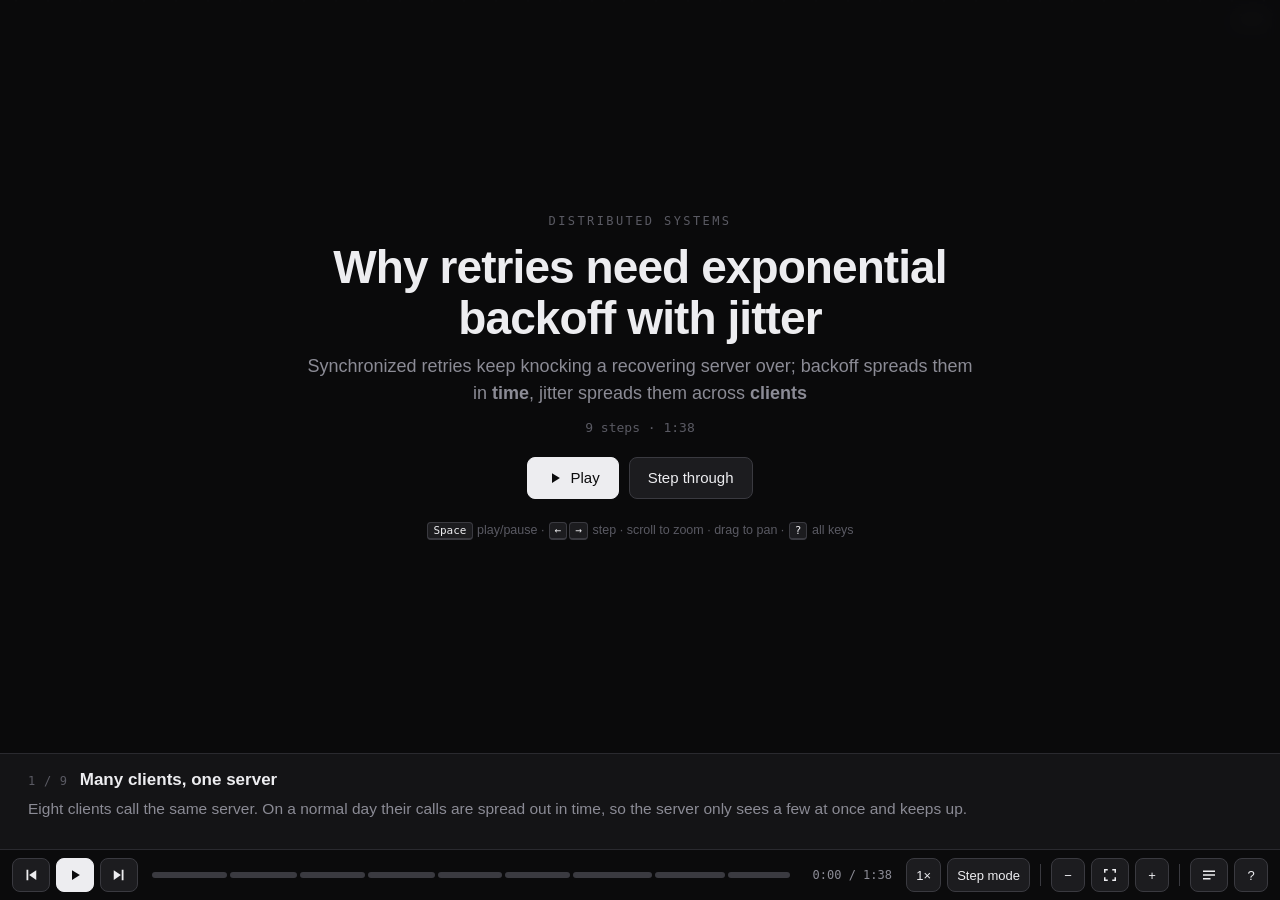
<file: docs/retry-jitter.html>
<!DOCTYPE html>
<html lang="en">
<head>
<meta charset="utf-8">
<meta http-equiv="Content-Security-Policy" content="default-src 'none'; script-src 'sha256-GI0qCGmOW7d8xEWfl8RNihRcGqWhf2yGq8Gp46oxGuc=' 'sha256-DCOhzJo8TFTHEHkRQfvWgZFFKmoW8mH+lxh/qJwG4yU='; style-src 'sha256-rwlbadRSHjdOwyD4wZ5lJv6j2Em0l7DxQymT4Bx9bvk='; img-src data:; media-src data:">
<meta name="viewport" content="width=device-width, initial-scale=1">
<title>Explainer</title>
<link rel="icon" href="data:,">
<!-- built by motion-explainer from retry-jitter.scene.js; edit the scene, not this file -->
<style>
:root{
  --bg:#0b0b0c; --panel:#141416; --panel2:#1c1c1f; --line:#2a2a2f; --line2:#3a3a40;
  --fg:#ededf0; --dim:#8b8b95; --dimmer:#5a5a63; --accent:#0a84ff; --warn:#ffd60a;
  --sans:-apple-system,BlinkMacSystemFont,"SF Pro Text","Helvetica Neue",Arial,sans-serif;
  --mono:ui-monospace,"SF Mono",SFMono-Regular,Menlo,monospace;
}
:root[data-theme=hud]{
  --bg:#08090b; --panel:#0e1013; --panel2:#15181c; --line:#23272d; --line2:#323740;
  --fg:#f2efe9; --dim:#8a8f98; --dimmer:#5b6069; --accent:#ff4f1f; --warn:#fbbf24;
}
:root[data-theme=light]{
  --bg:#f5f5f7; --panel:#ffffff; --panel2:#ececf0; --line:#d8d8dd; --line2:#c7c7cc;
  --fg:#1d1d1f; --dim:#6e6e73; --dimmer:#a1a1a6; --accent:#0071e3; --warn:#b57600;
}
*{box-sizing:border-box}
[hidden]{display:none !important}
html,body{margin:0;height:100%;background:var(--bg);color:var(--fg);font:14px/1.45 var(--sans);-webkit-font-smoothing:antialiased;overflow:hidden}
kbd{font:11px var(--mono);border:1px solid var(--line2);border-bottom-width:2px;border-radius:4px;padding:1px 5px;margin:0 1px;color:var(--fg);background:var(--panel2)}
code{font:.9em var(--mono);background:var(--panel2);border:1px solid var(--line);border-radius:4px;padding:0 4px;color:var(--fg)}
.pre{white-space:pre}

#app{display:flex;flex-direction:column;height:100vh}
#stage{position:relative;flex:1;min-height:0;overflow:hidden;cursor:grab;touch-action:none}
#stage.panning{cursor:grabbing}
#svg{position:absolute;inset:0;width:100%;height:100%;display:block;user-select:none;-webkit-user-select:none}

/* captions: their own band, so narration never covers the drawing */
#cap{flex:none;min-height:96px;padding:14px 28px 14px;border-top:1px solid var(--line);background:var(--panel)}
#cap .ct{display:flex;gap:12px;align-items:baseline;margin-bottom:4px}
#capn{font:12px var(--mono);color:var(--dimmer);letter-spacing:.06em}
#capt{font-size:17px;font-weight:600}
#caps{color:var(--dim);font-size:15.5px;line-height:1.5;max-width:1100px}
#caps b{color:var(--fg);font-weight:600}
#cap.in .ct,#cap.in #caps{animation:capin .45s cubic-bezier(.2,.7,.2,1) both}
#cap.in #caps{animation-delay:.06s}
@keyframes capin{from{opacity:0;transform:translateY(6px)}to{opacity:1;transform:none}}

/* control bar */
#bar{flex:none;display:flex;align-items:center;gap:6px;padding:8px 12px;border-top:1px solid var(--line);background:var(--bg)}
#bar button,#bar select,#intro button,#hud button{font:500 13px var(--sans);color:var(--fg);background:var(--panel2);border:1px solid var(--line2);border-radius:8px;height:34px;min-width:34px;padding:0 9px;display:inline-flex;align-items:center;justify-content:center;gap:6px;cursor:pointer;transition:background .15s,border-color .15s}
#bar button:hover,#intro button:hover,#hud button:hover{border-color:var(--dimmer)}
#bar button svg,#intro button svg{width:18px;height:18px;fill:currentColor}
#bar button.primary,#intro button.primary{background:var(--fg);color:var(--bg);border-color:var(--fg)}
#bar button.on{background:var(--accent);border-color:var(--accent);color:#fff}
#bar .sep{width:1px;height:22px;background:var(--line2);margin:0 4px}
#tl{flex:1;display:flex;gap:3px;height:34px;align-items:center;cursor:pointer;position:relative;margin:0 8px;min-width:120px;touch-action:none}
.seg{position:relative;height:6px;border-radius:3px;background:var(--line2);overflow:hidden;flex-basis:0;transition:height .15s}
#tl:hover .seg{height:10px}
.seg i{position:absolute;left:0;top:0;bottom:0;background:var(--dim);width:0}
.seg.cur i{background:var(--accent)}
#tip{position:absolute;bottom:36px;transform:translateX(-50%);background:var(--panel2);border:1px solid var(--line2);padding:4px 9px;border-radius:6px;white-space:nowrap;font-size:12px;pointer-events:none;z-index:5}
#time{font:12px var(--mono);color:var(--dim);min-width:96px;text-align:center}

/* overlays */
#intro{position:absolute;inset:0;display:grid;place-items:center;background:color-mix(in srgb,var(--bg) 84%,transparent);backdrop-filter:blur(8px);-webkit-backdrop-filter:blur(8px);transition:opacity .4s,visibility .4s;z-index:4}
#intro.gone{opacity:0;visibility:hidden}
#intro .card{max-width:720px;text-align:center;padding:24px}
#intro .eyebrow{font:12px var(--mono);letter-spacing:.2em;text-transform:uppercase;color:var(--dimmer)}
#intro h1{font-size:46px;line-height:1.1;letter-spacing:-.02em;margin:14px 0 10px;font-weight:700}
#intro p{font-size:18px;color:var(--dim);margin:0 0 14px}
#intro .meta{font:13px var(--mono);color:var(--dimmer);margin-bottom:22px}
#intro .row{display:flex;gap:10px;justify-content:center;margin-bottom:22px}
#intro .row button{height:42px;padding:0 18px;font-size:15px}
#intro .keys{font-size:12.5px;color:var(--dimmer)}
#hud{position:absolute;top:12px;right:14px;display:flex;gap:8px;align-items:center;font:12px var(--mono);color:var(--dimmer);z-index:3}
#hud button{height:28px;font-size:12px}
#chap{position:absolute;top:0;right:0;bottom:0;width:340px;background:var(--panel);border-left:1px solid var(--line);overflow:auto;z-index:5;box-shadow:-20px 0 40px rgba(0,0,0,.25)}
#chap .dh{font:12px var(--mono);letter-spacing:.16em;text-transform:uppercase;color:var(--dimmer);padding:18px 20px 8px}
#chap ol{list-style:none;margin:0;padding:0 10px 20px}
#chap li{display:flex;gap:10px;align-items:baseline;padding:9px 10px;border-radius:8px;cursor:pointer}
#chap li:hover{background:var(--panel2)}
#chap li.cur{background:color-mix(in srgb,var(--accent) 18%,transparent)}
#chap li span{font:12px var(--mono);color:var(--dimmer);min-width:18px}
#chap li em{margin-left:auto;font:11px var(--mono);color:var(--dimmer);font-style:normal}
#help{position:absolute;inset:0;display:grid;place-items:center;background:color-mix(in srgb,var(--bg) 70%,transparent);z-index:6}
#help[hidden],#chap[hidden],#cap[hidden]{display:none}
#help .card{background:var(--panel);border:1px solid var(--line2);border-radius:14px;padding:22px 26px;max-width:620px;box-shadow:0 30px 80px rgba(0,0,0,.4)}
#help h2{margin:0 0 12px;font-size:18px}
#help td{padding:6px 14px 6px 0;vertical-align:top;color:var(--dim)}
#help td:first-child{white-space:nowrap;color:var(--fg)}
#help p{color:var(--dim);font-size:13px;margin:14px 0 0}
#lintb{position:absolute;left:14px;top:12px;z-index:3;font:12px var(--mono);color:var(--warn);background:color-mix(in srgb,var(--warn) 12%,var(--bg));border:1px solid color-mix(in srgb,var(--warn) 40%,transparent);border-radius:8px;padding:5px 10px;cursor:pointer}
#fatal{position:fixed;inset:24px;z-index:99;white-space:pre-wrap;font:14px/1.5 var(--mono);color:#ff453a;background:var(--panel);border:1px solid #ff453a;border-radius:12px;padding:24px;overflow:auto}

/* ?still=N  (screenshot of one step) and ?bare (no caption either) */
body.still #bar,body.still #intro,body.still #hud,body.still #lintb{display:none}
body.still #bcast .rec{animation:none}
body.bare #cap{display:none}
body.still #cap.in .ct,body.still #cap.in #caps{animation:none}

/* ?sheet  (contact sheet of every step) */
body.sheet{overflow:auto;height:auto}
#sheet{display:grid;grid-template-columns:repeat(var(--cols),1fr);gap:16px;padding:16px}
#sheet h1{grid-column:1/-1;margin:4px 2px 0;font-size:20px}
#sheet h1 span{font:13px var(--mono);color:var(--dimmer);margin-left:10px}
#sheet .sc{background:var(--panel);border:1px solid var(--line);border-radius:10px;overflow:hidden}
#sheet svg{width:100%;display:block;border-bottom:1px solid var(--line)}
#sheet .cc{min-height:58px;padding:7px 11px;font-size:12.5px;line-height:1.4;color:var(--dim)}
#sheet .cc b{color:var(--fg)}

@media (prefers-reduced-motion:reduce){
  #cap.in .ct,#cap.in #caps{animation:none}
  #intro{transition:none}
}

/* broadcast HUD (theme: 'hud'): screen-space frame, timecode and step slate over the drawing */
#bcast{position:absolute;inset:14px;pointer-events:none;font:600 12px var(--mono);letter-spacing:.14em;color:var(--dim);text-transform:uppercase}
#bcast .cnr{position:absolute;width:22px;height:22px;border:2px solid var(--accent);opacity:.85}
#bcast .cnr.tl{left:0;top:0;border-right:0;border-bottom:0}
#bcast .cnr.tr{right:0;top:0;border-left:0;border-bottom:0}
#bcast .cnr.bl{left:0;bottom:0;border-right:0;border-top:0}
#bcast .cnr.br{right:0;bottom:0;border-left:0;border-top:0}
#bcast .lbl{position:absolute}
#bcast .lbl.tl{left:34px;top:3px}
#bcast .lbl.tr{right:34px;top:3px}
#bcast .lbl.bl{left:34px;bottom:3px;color:var(--fg)}
#bcast .lbl.br{right:34px;bottom:3px}
#bcast .rec{color:var(--accent);animation:rec 1.4s steps(2) infinite}
:root[data-theme=hud] #hud,:root[data-theme=hud] #lintb{top:46px}
@media (prefers-reduced-motion:reduce){#bcast .rec{animation:none}}
@keyframes rec{50%{opacity:.25}}
#bcast::after{content:'';position:absolute;inset:-14px;background:repeating-linear-gradient(0deg,rgba(255,255,255,.018) 0 1px,transparent 1px 3px)}
</style>
</head>
<body>
<script>
/* Line icons for the motion explainer: 24x24 stroke paths, drawn for this engine (no third-party set).
   Use by name in a box (`icon: 'server'`) or as an `icon` element; anything else in `icon` is shown as text. */
const MOTION_ICONS = {
  __proto__: null,
  server: 'M4 4h16v6H4z M4 14h16v6H4z M8 7h.01 M8 17h.01 M12 7h4 M12 17h4',
  database: 'M4 6c0-1.7 3.6-3 8-3s8 1.3 8 3-3.6 3-8 3-8-1.3-8-3z M4 6v12c0 1.7 3.6 3 8 3s8-1.3 8-3V6 M4 12c0 1.7 3.6 3 8 3s8-1.3 8-3',
  cloud: 'M7 19h10a4.5 4.5 0 0 0 .6-9A6 6 0 0 0 6.2 9.6 4.7 4.7 0 0 0 7 19z',
  laptop: 'M5 5h14v10H5z M2 19h20',
  phone: 'M8 2h8a2 2 0 0 1 2 2v16a2 2 0 0 1-2 2H8a2 2 0 0 1-2-2V4a2 2 0 0 1 2-2z M11 18h2',
  user: 'M12 12a4 4 0 1 0 0-8 4 4 0 0 0 0 8z M4 21c0-4 3.6-6 8-6s8 2 8 6',
  users: 'M9 11a3.5 3.5 0 1 0 0-7 3.5 3.5 0 0 0 0 7z M2 20c0-3.3 3-5 7-5s7 1.7 7 5 M16 4.5a3.5 3.5 0 0 1 0 6.5 M18 15c2.4.6 4 2.2 4 5',
  lock: 'M6 11h12v10H6z M8 11V7a4 4 0 0 1 8 0v4 M12 15v2',
  unlock: 'M6 11h12v10H6z M8 11V7a4 4 0 0 1 7.5-2 M12 15v2',
  key: 'M8 11a4 4 0 1 0 0 8 4 4 0 0 0 0-8z M11 12l9-9 M16 7l2 2 M18 5l2 2',
  shield: 'M12 3l8 3v6c0 5-3.5 8-8 9-4.5-1-8-4-8-9V6z',
  'shield-check': 'M12 3l8 3v6c0 5-3.5 8-8 9-4.5-1-8-4-8-9V6z M9 12l2 2 4-4',
  queue: 'M5 4h14v4H5z M5 10h14v4H5z M5 16h14v4H5z',
  layers: 'M12 3l9 5-9 5-9-5z M3 12l9 5 9-5 M3 16l9 5 9-5',
  gear: 'M12 9a3 3 0 1 0 0 6 3 3 0 0 0 0-6z M12 6a6 6 0 1 0 0 12 6 6 0 0 0 0-12z M12 2v4 M12 18v4 M2 12h4 M18 12h4 M4.9 4.9 7.8 7.8 M16.2 16.2l2.9 2.9 M4.9 19.1l2.9-2.9 M16.2 7.8l2.9-2.9',
  'git-branch': 'M6 3v12 M18 9a3 3 0 1 0 0-6 3 3 0 0 0 0 6z M6 21a3 3 0 1 0 0-6 3 3 0 0 0 0 6z M18 9c0 6-12 3-12 6',
  'git-commit': 'M12 9a3 3 0 1 0 0 6 3 3 0 0 0 0-6z M2 12h7 M15 12h7',
  'git-merge': 'M6 3a3 3 0 1 0 0 6 3 3 0 0 0 0-6z M18 15a3 3 0 1 0 0 6 3 3 0 0 0 0-6z M6 9v12 M6 9c0 5 5 9 9 9',
  'pull-request': 'M6 3a3 3 0 1 0 0 6 3 3 0 0 0 0-6z M6 15a3 3 0 1 0 0 6 3 3 0 0 0 0-6z M18 15a3 3 0 1 0 0 6 3 3 0 0 0 0-6z M6 9v6 M18 15V8a2 2 0 0 0-2-2h-4 M14 3l-3 3 3 3',
  terminal: 'M3 4h18v16H3z M7 9l3 3-3 3 M12 15h5',
  code: 'M8 7l-5 5 5 5 M16 7l5 5-5 5 M14 4l-4 16',
  bug: 'M8 9h8v6a4 4 0 0 1-8 0z M9 9V7a3 3 0 0 1 6 0v2 M4 12h4 M16 12h4 M5 7l3 2 M19 7l-3 2 M5 18l3-2 M19 18l-3-2',
  check: 'M5 12l5 5 9-10',
  x: 'M6 6l12 12 M18 6 6 18',
  clock: 'M12 3a9 9 0 1 0 0 18 9 9 0 0 0 0-18z M12 7v5l3 2',
  alert: 'M12 3l10 18H2z M12 10v5 M12 18h.01',
  info: 'M12 3a9 9 0 1 0 0 18 9 9 0 0 0 0-18z M12 11v6 M12 7.5h.01',
  file: 'M6 2h8l5 5v15H6z M14 2v5h5',
  folder: 'M3 6h6l2 2h10v11H3z',
  mail: 'M3 5h18v14H3z M3 6l9 7 9-7',
  message: 'M4 4h16v12H8l-4 4z',
  globe: 'M12 3a9 9 0 1 0 0 18 9 9 0 0 0 0-18z M3 12h18 M12 3c3 3.5 3 14.5 0 18 M12 3c-3 3.5-3 14.5 0 18',
  network: 'M12 2.5a2.5 2.5 0 1 0 0 5 2.5 2.5 0 0 0 0-5z M5 16.5a2.5 2.5 0 1 0 0 5 2.5 2.5 0 0 0 0-5z M19 16.5a2.5 2.5 0 1 0 0 5 2.5 2.5 0 0 0 0-5z M10.8 7.2 6.2 16.8 M13.2 7.2l4.6 9.6 M7.5 19h9',
  cpu: 'M6 6h12v12H6z M9 9h6v6H9z M9 2v4 M15 2v4 M9 18v4 M15 18v4 M2 9h4 M2 15h4 M18 9h4 M18 15h4',
  package: 'M12 2l9 5v10l-9 5-9-5V7z M3 7l9 5 9-5 M12 12v10',
  rocket: 'M12 2c3 2 5 6 5 11l-2 3H9l-2-3c0-5 2-9 5-11z M12 9a1.5 1.5 0 1 0 0 3 1.5 1.5 0 0 0 0-3z M9 16l-2 5 3-2 M15 16l2 5-3-2',
  zap: 'M13 2 4 14h7l-1 8 9-12h-7z',
  search: 'M11 4a7 7 0 1 0 0 14 7 7 0 0 0 0-14z M20 20l-4-4',
  chart: 'M4 20h16 M7 16v-4 M12 16V8 M17 16V9',
  link: 'M10 14a4 4 0 0 0 5.7 0l3-3a4 4 0 0 0-5.7-5.7l-1 1 M14 10a4 4 0 0 0-5.7 0l-3 3a4 4 0 0 0 5.7 5.7l1-1',
  refresh: 'M20 11a8 8 0 0 0-14.5-4.5L4 8 M4 4v4h4 M4 13a8 8 0 0 0 14.5 4.5L20 16 M20 20v-4h-4',
  eye: 'M2 12s3.5-7 10-7 10 7 10 7-3.5 7-10 7S2 12 2 12z M12 9a3 3 0 1 0 0 6 3 3 0 0 0 0-6z',
  bell: 'M6 16v-5a6 6 0 0 1 12 0v5l2 2H4z M10 21h4',
  play: 'M7 4l13 8-13 8z',
  pause: 'M7 4h3v16H7z M14 4h3v16h-3z',
  wifi: 'M2 9a15 15 0 0 1 20 0 M5 12.5a10 10 0 0 1 14 0 M8.5 16a5 5 0 0 1 7 0 M12 19.5h.01',
  plug: 'M9 2v6 M15 2v6 M6 8h12v4a6 6 0 0 1-12 0z M12 18v4',
  robot: 'M5 8h14v11H5z M12 4v4 M9 13h.01 M15 13h.01 M9 16h6 M2 12v3 M22 12v3 M12 3.5h.01',
  sparkles: 'M12 3l2 5 5 2-5 2-2 5-2-5-5-2 5-2z M19 15l1 2 2 1-2 1-1 2-1-2-2-1 2-1z',
  headphones: 'M4 15v-3a8 8 0 0 1 16 0v3 M4 15h3v6H5a1 1 0 0 1-1-1z M20 15h-3v6h2a1 1 0 0 0 1-1z',
  book: 'M2 5c3-1 7-1 10 1 3-2 7-2 10-1v14c-3-1-7-1-10 1-3-2-7-2-10-1z M12 6v14',
  flag: 'M5 21V4 M5 4h12l-2 4 2 4H5',
  pin: 'M12 22s7-7 7-12a7 7 0 0 0-14 0c0 5 7 12 7 12z M12 7a3 3 0 1 0 0 6 3 3 0 0 0 0-6z',
  upload: 'M12 15V3 M7 8l5-5 5 5 M4 15v5h16v-5',
  download: 'M12 3v12 M7 10l5 5 5-5 M4 15v5h16v-5',
  trash: 'M4 6h16 M9 6V3h6v3 M6 6l1 15h10l1-15',
  star: 'M12 3l2.7 5.6 6.1.9-4.4 4.3 1 6.1L12 17l-5.4 2.9 1-6.1-4.4-4.3 6.1-.9z',
};
/* Motion explainer engine: a scene spec becomes a timeline, painted as SVG.
   Every frame is a pure function of time, so play, pause, scrub, skip and
   step all share one code path. No dependencies; works from file://.
   Scene format: REFERENCE.md. */
(function () {
'use strict';

const NS = 'http://www.w3.org/2000/svg';
const SANS = '-apple-system, BlinkMacSystemFont, "SF Pro Text", "Helvetica Neue", Arial, sans-serif';
const MONO = 'ui-monospace, "SF Mono", SFMono-Regular, Menlo, monospace';
const Q = new URLSearchParams(location.search);
const REDUCE = matchMedia('(prefers-reduced-motion: reduce)').matches;

/* ---------- lint sink: `motion check` reads it through --dump-dom ---------- */
const lintEl = document.createElement('pre');
lintEl.id = 'lint';
lintEl.hidden = true;
(document.body || document.documentElement).appendChild(lintEl);
const lint = line => { lintEl.textContent += line + '\n'; };
document.addEventListener('securitypolicyviolation', ev => lint(`error csp: blocked ${ev.violatedDirective} ${ev.blockedURI || ''}`));
window.addEventListener('error', ev => {
  lint(`error js: ${ev.message} (line ${ev.lineno})`);
  fatal(`${ev.message}\nline ${ev.lineno}`);
});

function fatal(msg) {
  const d = document.createElement('div');
  d.id = 'fatal';
  d.textContent = 'This explainer failed to load:\n\n' + msg;
  document.body.appendChild(d);
}

/* ---------- themes ---------- */
const THEMES = {
  dark: {
    bg: '#0b0b0c', panel: '#141416', fg: '#ededf0', dim: '#8b8b95', line: '#2c2c31', grid: '#1f1f23', fill: .16,
    tones: { plain: '#636369', muted: '#48484e', accent: '#0a84ff', ok: '#32d74b', warn: '#ffd60a', bad: '#ff453a',
             info: '#bf5af2', teal: '#64d2ff', orange: '#ff9f0a', pink: '#ff375f' },
  },
  light: {
    bg: '#f5f5f7', panel: '#ffffff', fg: '#1d1d1f', dim: '#6e6e73', line: '#d2d2d7', grid: '#e2e2e7', fill: .11,
    tones: { plain: '#a1a1a6', muted: '#c7c7cc', accent: '#0071e3', ok: '#248a3d', warn: '#b57600', bad: '#d70015',
             info: '#8944ab', teal: '#0a84a8', orange: '#c93400', pink: '#d30f45' },
  },
  hud: {
    bg: '#08090b', panel: '#101216', fg: '#f2efe9', dim: '#8a8f98', line: '#262a31', grid: '#16191e', fill: .15, hud: true,
    tones: { plain: '#5c6068', muted: '#3d4148', accent: '#ff4f1f', ok: '#4ade80', warn: '#fbbf24', bad: '#ff3b30',
             info: '#c084fc', teal: '#22d3ee', orange: '#ff8a3d', pink: '#ff4d8d' },
  },
};
for (const th of Object.values(THEMES)) { th.tones.fg = th.fg; th.tones.dim = th.dim; }

const hexCache = new Map();
function hex(c) {
  let v = hexCache.get(c);
  if (v) return v;
  let h = c.replace('#', '');
  if (h.length === 3) h = h.split('').map(x => x + x).join('');
  const n = parseInt(h, 16);
  v = [n >> 16 & 255, n >> 8 & 255, n & 255];
  hexCache.set(c, v);
  return v;
}
function rgb(th, v) {
  if (Array.isArray(v)) return mix(rgb(th, v[0]), rgb(th, v[1]), v[2]);
  if (th.tones[v]) return hex(th.tones[v]);
  return typeof v === 'string' && /^#[0-9a-f]{3,6}$/i.test(v) ? hex(v) : hex(th.tones.plain);
}
const mix = (a, b, p) => a.map((x, i) => x + (b[i] - x) * p);
const css = (c, a) => a == null ? `rgb(${c.map(Math.round)})` : `rgba(${c.map(Math.round)},${a})`;
const isPlain = v => v == null || v === 'plain' || v === 'muted' || v === 'fg' || v === 'dim';

/* ---------- math ---------- */
const EASE = {
  linear: p => p,
  inOut: p => p < .5 ? 4 * p * p * p : 1 - Math.pow(-2 * p + 2, 3) / 2,
  out: p => 1 - Math.pow(1 - p, 3),
  in: p => p * p * p,
  back: p => { const c1 = 1.70158, c3 = c1 + 1; return 1 + c3 * Math.pow(p - 1, 3) + c1 * Math.pow(p - 1, 2); },
  bounce: p => {
    const n = 7.5625, d = 2.75;
    if (p < 1 / d) return n * p * p;
    if (p < 2 / d) { const q = p - 1.5 / d; return n * q * q + .75; }
    if (p < 2.5 / d) { const q = p - 2.25 / d; return n * q * q + .9375; }
    const q = p - 2.625 / d;
    return n * q * q + .984375;
  },
  elastic: p => p <= 0 || p >= 1 ? p : Math.pow(2, -10 * p) * Math.sin((p * 10 - .75) * (2 * Math.PI / 3)) + 1,
  anticipate: p => {
    const c = 1.70158 * 1.525;
    return p < .5 ? Math.pow(2 * p, 2) * ((c + 1) * 2 * p - c) / 2 : (Math.pow(2 * p - 2, 2) * ((c + 1) * (p * 2 - 2) + c) + 2) / 2;
  },
};
const clamp01 = v => v < 0 ? 0 : v > 1 ? 1 : v;
const smooth = (a, b, v) => { const p = clamp01((v - a) / (b - a)); return p * p * (3 - 2 * p); };
const lerp = (a, b, p) => a + (b - a) * p;
const TAU = Math.PI * 2;
const list = v => v == null || v === false ? [] : Array.isArray(v) ? v : [v];
// ' Did you mean 'x'?' for a typo within two edits of a known name, else ''.
function near(word, names) {
  const w = String(word), dist = (a, b) => {
    let row = [...Array(b.length + 1).keys()];
    for (let i = 1; i <= a.length; i++) {
      const next = [i];
      for (let j = 1; j <= b.length; j++) next[j] = Math.min(row[j] + 1, next[j - 1] + 1, row[j - 1] + (a[i - 1] === b[j - 1] ? 0 : 1));
      row = next;
    }
    return row[b.length];
  };
  let best = null, bd = 3;
  for (const n of names) { const d = dist(w.toLowerCase(), String(n).toLowerCase()); if (d < bd && d < w.length) { best = n; bd = d; } }
  return best == null ? '' : ` Did you mean '${best}'?`;
}
const esc = s => String(s == null ? '' : s).replace(/[&<>"]/g, c => ({ '&': '&amp;', '<': '&lt;', '>': '&gt;', '"': '&quot;' })[c]);
const md = s => esc(s).replace(/\*\*(.+?)\*\*/g, '<b>$1</b>').replace(/`(.+?)`/g, '<code>$1</code>');
const fmtT = t => `${Math.floor(t / 60)}:${String(Math.floor(t % 60)).padStart(2, '0')}`;
const union = rs => rs.reduce((u, r) => [Math.min(u[0], r[0]), Math.min(u[1], r[1]), Math.max(u[2], r[2]), Math.max(u[3], r[3])]);
const hits = (a, b) => a[0] < b[2] - 2 && b[0] < a[2] - 2 && a[1] < b[3] - 2 && b[1] < a[3] - 2;
const inside = (a, b) => a[0] <= b[0] + 1 && a[1] <= b[1] + 1 && a[2] >= b[2] - 1 && a[3] >= b[3] - 1; // a contains b

function fit(r, pad, W, H) {
  const x0 = r[0] - pad, y0 = r[1] - pad, x1 = r[2] + pad, y1 = r[3] + pad;
  let w = Math.max(x1 - x0, W / 10), h = Math.max(y1 - y0, H / 10);
  if (w / h > W / H) h = w * H / W; else w = h * W / H;
  return { x: (x0 + x1) / 2 - w / 2, y: (y0 + y1) / 2 - h / 2, w, h };
}

/* ---------- text measuring (canvas, so lint and paint agree) ---------- */
const mctx = document.createElement('canvas').getContext('2d');
function textW(s, size, weight, mono) {
  mctx.font = `${weight || 400} ${size}px ${mono ? MONO : SANS}`;
  return mctx.measureText(s).width;
}
const wrapCache = new Map();
function wrap(str, maxw, size, weight, mono) {
  const key = [str, maxw, size, weight, mono].join('|');
  let out = wrapCache.get(key);
  if (out) return out;
  out = [];
  for (const para of String(str).split('\n')) {
    let line = '';
    for (const word of para.split(/\s+/).filter(Boolean)) {
      const cand = line ? line + ' ' + word : word;
      if (!line || textW(cand, size, weight, mono) <= maxw) line = cand;
      else { out.push(line); line = word; }
    }
    out.push(line);
  }
  wrapCache.set(key, out);
  return out;
}
const widest = (lines, size, weight, mono) => Math.max(0, ...lines.map(l => textW(l, size, weight, mono)));

/* ---------- elements ---------- */
const LAYER = { zone: 0, frame: 0, particles: 0, arrow: 1, box: 2, circle: 2, code: 2, icon: 2, chart: 2, note: 3, text: 3, title: 3 };
// Arrows normally sit under boxes; zoomed-in arrows sit with the boxes, so they draw over the box they are inside.
const layerOf = e => e.layer ?? (e.type === 'arrow' && e.minZoom ? 2 : LAYER[e.type]);
const ENTRY = { box: 'pop', circle: 'pop', arrow: 'draw', text: 'up', note: 'up', zone: 'fade', code: 'fade', icon: 'pop',
  title: 'words', frame: 'fade', chart: 'grow', particles: 'fade' };
const KINETIC = new Set(['type', 'words', 'scramble']);
const CONTAINERS = new Set(['zone', 'frame']);
const KINDS = { chart: ['bar', 'line', 'spark'], frame: ['window', 'terminal', 'browser', 'phone'], particles: ['drift', 'rise', 'burst'] };

function norm(d) {
  const e = Object.assign({}, d), t = e.type;
  if (t === 'box') { e.w = e.w ?? 200; e.h = e.h ?? 90; e.shape = e.shape || 'rect'; e.size = e.size || 22; }
  if (t === 'circle') e.r = e.r ?? 44;
  if (t === 'zone') { e.w = e.w ?? 600; e.h = e.h ?? 400; }
  if (t === 'code') {
    e.lines = e.lines || []; e.size = e.size || 17; e.lh = e.size * 1.65; e.head = e.title ? 34 : 0;
    e.w = e.w ?? 560; e.h = e.h ?? e.head + e.lines.length * e.lh + 28;
  }
  if (t === 'note') { e.w = e.w ?? 320; e.size = e.size || 17; }
  if (t === 'text') { e.size = e.size || 24; e.weight = e.weight || (e.size >= 34 ? 700 : 500); e.align = e.align || 'middle'; }
  if (t === 'arrow') e.width = e.width || 2.5;
  if (t === 'icon') { e.size = e.size || 48; e.w = e.h = e.size; }
  if (t === 'title') { e.size = e.size || 64; e.weight = e.weight || 800; e.align = e.align || 'start'; }
  if (t === 'frame') {
    e.kind = e.kind || 'window';
    e.w = e.w ?? (e.kind === 'phone' ? 300 : 640); e.h = e.h ?? (e.kind === 'phone' ? 600 : 400);
    e.lines = e.lines || []; e.size = e.size || 16; e.mono = e.mono ?? (e.kind === 'terminal' || e.kind === 'window');
  }
  if (t === 'chart') { e.kind = e.kind || 'bar'; e.w = e.w ?? 440; e.h = e.h ?? 260; e.data = e.data || []; e.labels = e.labels || []; }
  if (t === 'particles') { e.w = e.w ?? 600; e.h = e.h ?? 400; e.n = e.n || 40; e.mode = e.mode || 'drift'; e.size = e.size || 2.5; e.speed = e.speed ?? 1; }
  e.tone = e.tone || (t === 'text' || t === 'icon' ? 'fg' : t === 'zone' ? 'muted' : t === 'title' || t === 'chart' || t === 'particles' ? 'accent' : 'plain');
  return e;
}

// Shown string: a numeric `value` (tweened) wins over the static label.
function shown(e, s) {
  if (s.value != null) return (e.fmt || '{}').replace('{}', Number(s.value).toFixed(e.decimals || 0));
  return e.type === 'text' || e.type === 'note' || e.type === 'title' ? (s.text ?? s.label) : s.label;
}

function measure(e, s) {
  const str = shown(e, s) ?? '';
  if (e.type === 'title') {
    const T = titleLayout(e, str);
    return { w: T.w, h: T.h };
  }
  if (e.type === 'text') {
    const L = wrap(str, e.maxw || 1e9, e.size, e.weight, e.mono);
    return { w: widest(L, e.size, e.weight, e.mono), h: L.length * e.size * 1.25 };
  }
  const L = wrap(str, s.w - 36, e.size, 400), T = noteTitle(e, s);
  return { w: s.w, h: 30 + (T.length ? T.length * e.size * 1.35 + 4 : 0) + L.length * e.size * 1.45 };
}

// Kicker (small caps), big lines, then an accent bar; shared by measure, lint and paint.
function titleLayout(e, str) {
  const L = wrap(str, e.maxw || 1e9, e.size, e.weight), lh = e.size * 1.08, ks = Math.max(12, e.size * .26);
  const kick = e.kicker ? String(e.kicker).toUpperCase() : '', kh = kick ? ks * 1.9 : 0, bar = Math.max(4, e.size * .085);
  const tw = widest(L, e.size, e.weight), w = Math.max(tw, kick ? textW(kick, ks, 700) + kick.length * ks * .18 : 0);
  return { L, lh, ks, kick, kh, bar, tw, w, h: kh + L.length * lh + bar * 3 };
}

function frameTop(e) {
  return (e.kind === 'phone' ? 50 : 36) + 14;
}

// Same id, same sequence: particles sit in the same places on every frame and in screenshots.
function seeded(str) {
  let a = 2166136261;
  for (const ch of String(str)) a = Math.imul(a ^ ch.charCodeAt(0), 16777619);
  return () => {
    a = (a + 0x6D2B79F5) | 0;
    let t = Math.imul(a ^ (a >>> 15), 1 | a);
    t = (t + Math.imul(t ^ (t >>> 7), 61 | t)) ^ t;
    return ((t ^ (t >>> 14)) >>> 0) / 4294967296;
  };
}
const GLYPHS = 'ABCDEFGHIJKLMNOPQRSTUVWXYZ0123456789#$%&*+=<>/';
const ICONSTYLE = { fill: 'none', 'stroke-width': 1.8, 'stroke-linecap': 'round', 'stroke-linejoin': 'round' };

// Bold, so it wraps at a different point than the body text.
function noteTitle(e, s) {
  return e.title ? wrap(e.title, s.w - 36, e.size, 700) : [];
}

function boxText(e, s) {
  const label = shown(e, s);
  const circ = e.type === 'circle';
  const maxw = circ ? s.r * 1.7 : e.shape === 'diamond' ? s.w * .6 : e.shape === 'pill' ? s.w - s.h * .5 : s.w - 28;
  const size = circ ? (e.size || Math.min(26, s.r * .62)) : e.size;
  const L = label == null || label === '' ? [] : wrap(String(label), maxw, size, 600);
  const ss = e.subSize || (circ ? 15 : Math.round(size * .68 * 10) / 10);
  const SB = s.sub ? wrap(String(s.sub), circ ? 220 : maxw, ss, 400) : [];
  const iconH = s.icon && !circ ? 40 : 0, lh = size * 1.2, sh = ss * 1.3, gap = L.length && SB.length ? size * .22 : 0;
  const total = iconH + L.length * lh + (circ ? 0 : gap + SB.length * sh);
  return { L, SB, size, ss, maxw, iconH, lh, sh, gap, total, key: [label, s.sub, s.icon, maxw, size].join('\u0001') };
}

function bbox(e, s, S) {
  if (e.type === 'arrow') {
    const a = endPt(e.from, S), b = endPt(e.to, S);
    return [Math.min(a.x, b.x), Math.min(a.y, b.y), Math.max(a.x, b.x), Math.max(a.y, b.y)];
  }
  const y = s.y + (s.oy || 0);
  if (e.type === 'circle') return [s.x - s.r, y - s.r, s.x + s.r, y + s.r];
  if (e.type === 'text' || e.type === 'title') {
    const x0 = e.align === 'start' ? s.x : e.align === 'end' ? s.x - s.w : s.x - s.w / 2;
    return [x0, y - s.h / 2, x0 + s.w, y + s.h / 2];
  }
  return [s.x - s.w / 2, y - s.h / 2, s.x + s.w / 2, y + s.h / 2];
}
function endPt(ref, S) {
  if (Array.isArray(ref)) return { x: ref[0], y: ref[1] };
  const s = S[ref];
  return s ? { x: s.x, y: s.y + (s.oy || 0) } : { x: 0, y: 0 };
}

/* ---------- flow packets: their route, and hand-offs through components ---------- */
const FLOW_TAIL = .45;  // seconds a landing ripple and glow last after a flow ends
const center = (e, s, S) => { const r = bbox(e, s, S); return { x: (r[0] + r[2]) / 2, y: (r[1] + r[3]) / 2 }; };
const lerpPt = (a, b, k) => ({ x: lerp(a.x, b.x, k), y: lerp(a.y, b.y, k) });
// [where the packet starts, where it lands]: element ids, or arrays for free points.
function flowEnds(f, by) {
  const a = by[f.edges[0]], z = by[f.edges[f.edges.length - 1]];
  return f.reverse ? [z.to, a.from] : [a.from, z.to];
}
// The path a packet rides: each arrow, plus a short pass through every component two arrows share,
// so a multi-arrow flow goes in and out of the box instead of jumping across it.
function flowRoute(f, S, by) {
  const E = f.reverse ? f.edges.slice().reverse() : f.edges, segs = [];
  for (let i = 0; i < E.length; i++) {
    const e = by[E[i]], ge = edgeGeom(e, S, by);
    if (!ge) return null;
    const G = f.reverse ? { p0: ge.p2, c: ge.c, p2: ge.p0 } : ge;
    const via = i && (f.reverse ? by[E[i - 1]].from : by[E[i - 1]].to), start = f.reverse ? e.to : e.from;
    if (i && via === start && by[start] && S[start]) {
      const a = segs[segs.length - 1].end, b = G.p0, c = center(by[start], S[start], S);
      const cc = { x: 2 * c.x - (a.x + b.x) / 2, y: 2 * c.y - (a.y + b.y) / 2 };  // the curve passes through the center
      segs.push({ w: .5, node: start, from: a, at: k => bez({ p0: a, c: cc, p2: b }, k) });
    }
    segs.push({ w: 1, at: k => bez(G, k), end: G.p2 });
  }
  return segs;
}
// A point on the route at u in 0..1; inside a component it carries the node, its progress k and how far in it is.
function routeAt(segs, u) {
  let x = clamp01(u) * segs.reduce((n, sg) => n + sg.w, 0);
  for (let i = 0; i < segs.length; i++) {
    const sg = segs[i];
    if (x <= sg.w + 1e-9 || i === segs.length - 1) {
      const k = clamp01(x / sg.w), pt = sg.at(k);
      return sg.node ? { x: pt.x, y: pt.y, node: sg.node, from: sg.from, k, inside: Math.min(1, k * 4, (1 - k) * 4) } : { x: pt.x, y: pt.y, inside: 0 };
    }
    x -= sg.w;
  }
}
// Two flows in a row through the same component share one packet: it waits inside between them.
function linkFlows(fx, by) {
  const flows = fx.filter(f => f.k === 'flow' && f.count === 1).sort((a, b) => a.t0 - b.t0);
  for (const b of flows) {
    const start = flowEnds(b, by)[0];
    if (typeof start !== 'string' || !by[start]) continue;
    const a = flows.filter(f => f !== b && !f.next && f.t0 < b.t0 && flowEnds(f, by)[1] === start && f.t1 <= b.t0 + .05 && b.t0 - f.t1 <= 2.5).pop();
    if (!a) continue;
    // Short gaps borrow a little time from both flows, so the pass through the component never snaps.
    const pad = Math.max(0, (.5 - (b.t0 - a.t1)) / 2);
    Object.assign(a, { next: b, cut: a.t1 - pad });
    Object.assign(b, { prev: a, cut: b.t0 + pad });
    fx.push({ k: 'hold', node: start, a, b, t0: a.t1 - pad, t1: b.t0 + pad, tone: a.tone });
  }
}

/* ---------- arrows: quadratic curves clipped to their end shapes ---------- */
function anchor(ref, S, by, off) {
  if (Array.isArray(ref)) return { x: ref[0], y: ref[1], k: 'pt' };
  const s = S[ref], e = by[ref];
  if (!s || !e) return null;
  if (off) return { x: s.x + off[0], y: s.y + (s.oy || 0) + off[1], k: 'pt' };
  if (e.type === 'text' || e.type === 'title') {
    const r = bbox(e, s, S);
    return { x: (r[0] + r[2]) / 2, y: (r[1] + r[3]) / 2, w: r[2] - r[0], h: r[3] - r[1], k: 'rect' };
  }
  const k = e.type === 'circle' ? 'circle' : e.shape === 'diamond' ? 'diamond' : 'rect';
  return { x: s.x, y: s.y + (s.oy || 0), w: s.w, h: s.h, r: s.r, k };
}
function edgeOf(A, dx, dy, gap) {
  if (!dx && !dy) return { x: A.x, y: A.y };
  const L = Math.hypot(dx, dy) || 1, ux = dx / L, uy = dy / L;
  let t = 0;
  if (A.k === 'circle') t = A.r;
  else if (A.k === 'diamond') t = 1 / (Math.abs(ux) / (A.w / 2) + Math.abs(uy) / (A.h / 2));
  else if (A.k === 'rect') t = Math.min(ux ? A.w / 2 / Math.abs(ux) : 1e9, uy ? A.h / 2 / Math.abs(uy) : 1e9);
  if (A.k !== 'pt') t += gap;
  return { x: A.x + ux * t, y: A.y + uy * t };
}
function edgeGeom(e, S, by) {
  const A = anchor(e.from, S, by, e.fromOffset), B = anchor(e.to, S, by, e.toOffset);
  if (!A || !B) return null;
  const dx = B.x - A.x, dy = B.y - A.y, len = Math.hypot(dx, dy) || 1, bend = e.bend || 0;
  let c = { x: (A.x + B.x) / 2 - dy * bend * .5, y: (A.y + B.y) / 2 + dx * bend * .5 };
  const gap = e.gap ?? 8;
  const p0 = edgeOf(A, c.x - A.x, c.y - A.y, gap), p2 = edgeOf(B, c.x - B.x, c.y - B.y, gap);
  if (!bend) c = { x: (p0.x + p2.x) / 2, y: (p0.y + p2.y) / 2 };
  return { p0, c, p2, len };
}
const bez = (g, u) => { const v = 1 - u; return { x: v * v * g.p0.x + 2 * v * u * g.c.x + u * u * g.p2.x, y: v * v * g.p0.y + 2 * v * u * g.c.y + u * u * g.p2.y }; };
const bezD = (g, u) => ({ x: 2 * (1 - u) * (g.c.x - g.p0.x) + 2 * u * (g.p2.x - g.c.x), y: 2 * (1 - u) * (g.c.y - g.p0.y) + 2 * u * (g.p2.y - g.c.y) });
const unit = d => { const L = Math.hypot(d.x, d.y) || 1; return { x: d.x / L, y: d.y / L }; };
function labelRect(e, g, label) {
  const ls = e.labelSize || 14, m = bez(g, e.labelAt ?? .5), w = textW(String(label), ls, 500) + ls * 1.4;
  return [m.x - w / 2, m.y - ls * .93, m.x + w / 2, m.y + ls * .93];
}

/* ---------- compile: spec -> tweens + transient effects + steps ---------- */
const VERBS = ['show', 'hide', 'set', 'move', 'highlight', 'unhighlight', 'focus', 'unfocus', 'flow', 'pulse', 'camera', 'swap', 'line', 'wait'];
const TIMING = new Set(['at', 'with', 'dur', 'ease', 'stagger', 'fx']);
const NUMP = ['x', 'y', 'w', 'h', 'r', 'value', 'alpha', 'mark', 'typed'];
const DISCP = ['label', 'sub', 'text', 'icon', 'name'];
const BACKDROPS = ['dots', 'grid', 'glow', 'none'];
const DUR = { show: .6, hide: .45, set: .7, move: .8, highlight: .4, unhighlight: .35, focus: .5, unfocus: .5, flow: 1.2, pulse: .9, camera: 1.2, swap: .9, line: .35 };

function compile(spec) {
  const issues = [];
  const say = (lvl, step, msg) => issues.push({ lvl, step, msg });
  const [W, H] = spec.size || [1600, 900];
  const els = [], by = {};
  for (const d of spec.elements || []) {
    if (!d || !d.id) { say('error', 0, 'an element has no id'); continue; }
    if (by[d.id]) { say('error', 0, `duplicate id '${d.id}'`); continue; }
    if (!(d.type in LAYER)) { say('error', 0, `'${d.id}': unknown type '${d.type}'.${near(d.type, Object.keys(LAYER)) || ` Use ${Object.keys(LAYER).join(', ')}.`}`); continue; }
    if (d.id === 'all' || d.id === 'canvas') { say('error', 0, `'${d.id}' is a reserved id`); continue; }
    const e = norm(d);
    els.push(e);
    by[e.id] = e;
  }
  for (const e of els) {
    if (e.type !== 'arrow') continue;
    for (const end of [e.from, e.to]) if (!Array.isArray(end) && !by[end]) say('error', 0, `arrow '${e.id}': unknown endpoint '${end}'.${near(end, Object.keys(by))}`);
  }
  for (const e of els) {
    if (e.type === 'icon' && !MOTION_ICONS[e.name]) say('error', 0, `icon '${e.id}': unknown name '${e.name}'.${near(e.name, Object.keys(MOTION_ICONS)) || ' See REFERENCE.md, Icons.'}`);
    else if (e.type === 'box' && /^[a-z][a-z0-9-]+$/.test(e.icon || '') && !MOTION_ICONS[e.icon]) {
      say('warn', 0, `'${e.id}': '${e.icon}' is not a known icon, so it is drawn as text`);
    }
    if (e.type === 'chart' && !e.data.length) say('error', 0, `chart '${e.id}' has no data`);
    const kinds = KINDS[e.type], kind = e.type === 'particles' ? e.mode : e.kind;
    if (kinds && !kinds.includes(kind)) say('warn', 0, `${e.type} '${e.id}': unknown ${e.type === 'particles' ? 'mode' : 'kind'} '${kind}' (use ${kinds.join(', ')})`);
  }
  if (spec.backdrop && !BACKDROPS.includes(spec.backdrop)) say('warn', 0, `unknown backdrop '${spec.backdrop}' (use ${BACKDROPS.join(', ')})`);

  const init = { $cam: { x: 0, y: 0, w: W, h: H } };
  for (const e of els) {
    init[e.id] = {
      x: e.x || 0, y: e.y || 0, w: e.w || 0, h: e.h || 0, r: e.r || 0, op: e.on ? 1 : 0, alpha: e.alpha ?? 1,
      hl: 0, dim: 0, oy: 0, cur: e.cur || 0, value: e.value, tone: e.tone, hlTone: 'accent',
      label: e.label, sub: e.sub, text: e.text, icon: e.icon, name: e.name, fx: e.fx || ENTRY[e.type],
      mark: e.mark || 0, typed: e.typed ?? 1, data: e.data && e.data.slice(),
    };
    if (e.type === 'text' || e.type === 'note' || e.type === 'title') Object.assign(init[e.id], measure(e, init[e.id]));
    if (e.type === 'chart') e.top = Math.max(1e-9, ...e.data);
  }

  const cur = {};
  for (const id in init) cur[id] = Object.assign({}, init[id]);
  const tweens = [], fx = [], steps = [];
  const sets = voiceSets(), voice = sets && Object.fromEntries(Object.keys(sets).map(n => [n, []]));
  let si = 0;
  const tw = (id, p, b, t0, t1, k = 'num', e = 'inOut', amp) => {
    if (!EASE[e]) { say('warn', si + 1, `unknown ease '${e}'.${near(e, Object.keys(EASE)) || ` Use ${Object.keys(EASE).join(', ')}.`}`); e = 'inOut'; }
    tweens.push({ id, p, a: cur[id][p] ?? b, b, t0, t1, k, e, amp });
    cur[id][p] = b;
  };
  const known = id => {
    if (by[id]) return true;
    say('error', si + 1, `unknown id '${id}'.${near(id, Object.keys(by))}`);
    return false;
  };
  const ids = v => list(v).filter(known);
  const bb = id => bbox(by[id], cur[id], cur);
  const remeasure = (id, s, d) => {
    const e = by[id];
    if (e.type !== 'text' && e.type !== 'note' && e.type !== 'title') return;
    const m = measure(e, cur[id]);
    tw(id, 'w', m.w, s, s + d, 'disc');
    tw(id, 'h', m.h, s, s + d, 'disc');
  };

  const EMIT = {
    show(a, s) {
      const L = ids(a.show), st = a.stagger ?? (L.length > 1 ? .08 : 0);
      let span = 0;
      L.forEach((id, i) => {
        const t = s + i * st, f = a.fx || by[id].fx || ENTRY[by[id].type], d = a.dur ?? entryDur(f, shown(by[id], cur[id]));
        tw(id, 'fx', f, t, t, 'disc');
        tw(id, 'op', 1, t, t + d, 'num', 'linear');
        span = Math.max(span, i * st + d);
      });
      return span;
    },
    hide(a, s) {
      const L = ids(a.hide), st = a.stagger ?? 0, d = a.dur ?? DUR.hide;
      L.forEach((id, i) => {
        const t = s + i * st;
        tw(id, 'fx', a.fx || 'fade', t, t, 'disc');
        tw(id, 'op', 0, t, t + d, 'num', 'linear');
      });
      return L.length ? (L.length - 1) * st + d : 0;
    },
    set(a, s) {
      const d = a.dur ?? DUR.set;
      for (const id of ids(a.set)) {
        for (const p of Object.keys(a)) {
          if (p === 'set' || TIMING.has(p)) continue;
          if (p === 'data' && by[id].type === 'chart') {
            const v = list(a.data);
            if (v.length !== by[id].data.length) { say('error', si + 1, `set: chart '${id}' has ${by[id].data.length} values, data has ${v.length}`); continue; }
            tw(id, 'data', v.slice(), s, s + d, 'arr', a.ease || 'inOut');
            by[id].top = Math.max(by[id].top, ...v);
          } else if (NUMP.includes(p)) { tw(id, p, a[p], s, s + d, 'num', a.ease || 'inOut'); if (p === 'value') remeasure(id, s, d); }
          else if (p === 'tone') tw(id, 'tone', a[p], s, s + d, 'col');
          else if (DISCP.includes(p)) {
            if (p === 'name' && by[id].type === 'icon' && !MOTION_ICONS[a[p]]) say('error', si + 1, `set: icon '${id}': unknown name '${a[p]}'`);
            else if (p === 'icon' && by[id].type === 'box' && /^[a-z][a-z0-9-]+$/.test(a[p] || '') && !MOTION_ICONS[a[p]]) {
              say('warn', si + 1, `set: '${id}': '${a[p]}' is not a known icon, so it is drawn as text`);
            }
            tw(id, p, a[p], s, s + d, 'disc');
            remeasure(id, s, d);
          }
          else say('warn', si + 1, `set: unknown property '${p}' (allowed: ${NUMP.concat('tone', 'data', DISCP).join(', ')})`);
        }
      }
      return d;
    },
    move(a, s) {
      const d = a.dur ?? DUR.move, m = a.move;
      const targets = m && typeof m === 'object' && !Array.isArray(m) ? Object.entries(m).filter(([id]) => known(id)) : ids(m).map(id => [id, a]);
      for (const [id, o] of targets) {
        const c = cur[id];
        let x = o.x ?? c.x, y = o.y ?? c.y;
        if (o.to != null && known(o.to)) { x = cur[o.to].x; y = cur[o.to].y; }
        x += o.dx || 0;
        y += o.dy || 0;
        if (x !== c.x) tw(id, 'x', x, s, s + d, 'num', a.ease || 'inOut');
        if (y !== c.y) tw(id, 'y', y, s, s + d, 'num', a.ease || 'inOut');
      }
      return d;
    },
    highlight(a, s) {
      const d = a.dur ?? DUR.highlight;
      for (const id of ids(a.highlight)) {
        tw(id, 'hlTone', a.tone || (isPlain(cur[id].tone) ? 'accent' : cur[id].tone), s, s + d, 'col');
        tw(id, 'hl', 1, s, s + d);
      }
      return d;
    },
    unhighlight(a, s) {
      const d = a.dur ?? DUR.unhighlight;
      const L = a.unhighlight === '*' || a.unhighlight === true ? els.filter(e => cur[e.id].hl > 0).map(e => e.id) : ids(a.unhighlight);
      for (const id of L) tw(id, 'hl', 0, s, s + d);
      return d;
    },
    focus(a, s) {
      if (a.focus == null || a.focus === false) return EMIT.unfocus(a, s);
      const d = a.dur ?? DUR.focus, F = new Set(ids(a.focus));
      for (const e of els) if (e.type === 'arrow' && F.has(e.from) && F.has(e.to)) F.add(e.id);
      for (const e of els) {
        const want = F.has(e.id) ? 0 : 1;
        if (cur[e.id].dim !== want) tw(e.id, 'dim', want, s, s + d);
      }
      return d;
    },
    unfocus(a, s) {
      const d = a.dur ?? DUR.unfocus;
      for (const e of els) if (cur[e.id].dim !== 0) tw(e.id, 'dim', 0, s, s + d);
      return d;
    },
    flow(a, s) {
      const L = ids(a.flow).filter(id => by[id].type === 'arrow' || (say('error', si + 1, `flow: '${id}' is not an arrow`), false));
      if (!L.length) return 0;
      for (const id of L) if (cur[id].op < .5) say('warn', si + 1, `flow on '${id}', which is hidden at that moment`);
      const d = a.dur ?? (L.length === 1 ? DUR.flow : .75 * L.length);
      const tone = a.tone || (isPlain(cur[L[0]].tone) ? 'accent' : cur[L[0]].tone);
      fx.push({ k: 'flow', edges: L, t0: s, t1: s + d, tone, label: a.label, count: Math.max(1, a.count || 1), reverse: !!a.reverse });
      return d;
    },
    pulse(a, s) {
      const d = a.dur ?? DUR.pulse;
      for (const id of ids(a.pulse)) fx.push({ k: 'pulse', id, t0: s, t1: s + d, tone: a.tone || (isPlain(cur[id].tone) ? 'accent' : cur[id].tone) });
      return d;
    },
    camera(a, s) {
      const d = a.dur ?? DUR.camera, v = a.camera;
      let r;
      if (v === 'canvas') r = { x: 0, y: 0, w: W, h: H };
      else if (v && typeof v === 'object' && !Array.isArray(v)) {
        const z = v.zoom || 1;
        r = { x: (v.x ?? W / 2) - W / z / 2, y: (v.y ?? H / 2) - H / z / 2, w: W / z, h: H / z };
      } else {
        const L = v === 'all' ? els.filter(e => cur[e.id].op > .5 && !e.minZoom).map(e => e.id) : ids(v);
        if (!L.length) return 0;
        r = fit(union(L.map(bb)), a.pad ?? 60, W, H);
      }
      for (const p of ['x', 'y', 'w', 'h']) tw('$cam', p, r[p], s, s + d, 'num', a.ease || 'inOut');
      return d;
    },
    swap(a, s) {
      const [p, q] = list(a.swap);
      if (!known(p) || !known(q)) return 0;
      const d = a.dur ?? DUR.swap, A = Object.assign({}, cur[p]), B = Object.assign({}, cur[q]);
      const amp = a.arc ?? Math.min(90, Math.hypot(A.x - B.x, A.y - B.y) * .35 + 20);
      tw(p, 'x', B.x, s, s + d); tw(p, 'y', B.y, s, s + d);
      tw(q, 'x', A.x, s, s + d); tw(q, 'y', A.y, s, s + d);
      tw(p, 'oy', 0, s, s + d, 'arc', 'inOut', -amp);
      tw(q, 'oy', 0, s, s + d, 'arc', 'inOut', amp);
      return d;
    },
    line(a, s) {
      const d = a.dur ?? DUR.line;
      for (const id of ids(a.line)) tw(id, 'cur', a.n ?? 0, s, s + d);
      return d;
    },
    wait(a) { return +a.wait || 0; },
  };

  let T = 0;
  (spec.steps || []).forEach((st, k) => {
    si = k;
    const t0 = T;
    let gS = T, gE = T, end = T;
    for (const a of list(st.do)) {
      const vs = VERBS.filter(v => v in a);
      if (vs.length !== 1) {
        const typo = Object.keys(a).map(key => near(key, VERBS)).find(Boolean);
        say('error', k + 1, vs.length ? `one verb per action, got ${vs.join(' + ')}` : `action without a verb: ${JSON.stringify(a)}.${typo || ` Verbs: ${VERBS.join(', ')}.`}`);
        continue;
      }
      const s = a.at != null ? t0 + a.at : a.with ? gS : gE;
      const span = EMIT[vs[0]](a, s);
      if (a.with || a.at != null) { gS = s; gE = Math.max(gE, s + span); } else { gS = s; gE = s + span; }
      end = Math.max(end, s + span);
    }
    if (!st.title) say('warn', k + 1, 'step has no title');
    const words = (st.say || '').split(/\s+/).filter(Boolean).length;
    if (words > 60) say('warn', k + 1, `narration is ${words} words; split the step (aim for <= 40)`);
    // Every voice must fit the step, so it holds for the longest fresh clip.
    let dur = 0, stale = false;
    for (const n in voice) {
      const clip = sets[n][k], fresh = clip && clip.say === (st.say || '') ? clip : null;
      if (clip && !fresh) stale = true;
      voice[n].push(fresh);
      if (fresh) dur = Math.max(dur, fresh.dur);
    }
    if (stale) say('warn', k + 1, 'voice clip is out of date (narration changed); run motion voice again');
    const spoken = dur ? (REDUCE ? end : t0) + dur + .4 - end : 0;
    // Narrated steps move on when the voice ends; the reading-time guess is only for silent ones.
    const read = dur ? 0 : Math.min(9, Math.max(1.2, words / 3.2 + .8 - (end - t0) * .6));
    const hold = Math.max(.3, spoken, st.hold ?? read);
    steps.push({ title: st.title || `Step ${k + 1}`, say: st.say || '', t0, rest: end, t1: end + hold });
    T = end + hold;
  });
  if (!steps.length) say('error', 0, 'scene has no steps');
  for (const n in voice) {
    if (sets[n].length !== steps.length) say('warn', 0, `voice has ${sets[n].length} clips for ${steps.length} steps; run motion voice again`);
    if (!voice[n].some(Boolean)) delete voice[n];
  }
  linkFlows(fx, by);
  return { W, H, els, by, init, tweens, fx, steps, total: T, issues, title: spec.title || 'Explainer',
    voice: voice && Object.keys(voice).length ? voice : null, backdrop: spec.backdrop || 'dots' };
}

// Kinetic text takes as long as its length needs; everything else uses the show default.
function entryDur(fx, str) {
  const text = String(str ?? '');
  if (fx === 'type' || fx === 'scramble') return Math.min(4, Math.max(.6, text.length * .035));
  if (fx === 'words') return Math.min(3, Math.max(.6, text.split(/\s+/).filter(Boolean).length * .14));
  return DUR.show;
}

// Kokoro ids read as names in the picker: ef_dora -> Dora, af_heart -> Heart.
const voiceName = n => n.replace(/^[a-z][fm]_/, '').replace(/^./, c => c.toUpperCase());

// `motion voice` embeds Motion.voice = { voiceName: [one clip per step] }; a bare array is one unnamed voice.
function voiceSets() {
  const v = window.Motion && window.Motion.voice;
  return Array.isArray(v) ? { voice: v } : v && typeof v === 'object' ? v : null;
}

// A clip starts with its step; with reduced motion the playhead skips to rest, so it starts there.
function voiceAt(s) {
  return REDUCE ? s.rest : s.t0;
}

function stateAt(C, t) {
  const S = {};
  for (const id in C.init) S[id] = Object.assign({}, C.init[id]);
  for (const w of C.tweens) {
    if (t < w.t0) continue;
    const s = S[w.id];
    if (t >= w.t1) { s[w.p] = w.b; continue; }
    const p = (t - w.t0) / (w.t1 - w.t0);
    if (w.k === 'num') s[w.p] = lerp(w.a, w.b, EASE[w.e](p));
    else if (w.k === 'col') s[w.p] = [w.a, w.b, EASE.inOut(p)];
    else if (w.k === 'arc') s[w.p] = w.amp * Math.sin(Math.PI * EASE.inOut(p));
    else if (w.k === 'arr') s[w.p] = w.b.map((v, i) => lerp((w.a || [])[i] ?? 0, v, EASE[w.e](p)));
    else s[w.p] = p < .5 ? w.a : w.b;
  }
  return S;
}

/* ---------- lint: layout problems at every step's resting state ---------- */
function lintLayout(C) {
  const { els, by, W, H, steps } = C, seen = new Set();
  steps.forEach((st, k) => {
    const warn = msg => { if (!seen.has(msg)) { seen.add(msg); C.issues.push({ lvl: 'warn', step: k + 1, msg }); } };
    const S = stateAt(C, st.rest);
    const on = els.filter(e => S[e.id].op > .5 && S[e.id].alpha > .05);
    const solid = e => e.type !== 'arrow' && e.type !== 'particles';
    const box = e => ({ e, r: bbox(e, S[e.id], S) });
    const vis = on.filter(e => !e.minZoom), boxes = vis.filter(solid).map(box);
    for (const { e, r } of boxes) if (r[0] < -2 || r[1] < -2 || r[2] > W + 2 || r[3] > H + 2) warn(`'${e.id}' sticks out of the ${W}x${H} canvas`);
    // Text has to fit its box at any zoom, so insides that only appear zoomed in are checked too.
    for (const e of on.filter(solid)) fitText(e, S[e.id], warn);
    for (const { e: z, r: zr } of boxes) {
      if (z.type !== 'zone' || !S[z.id].label || (z.labelMaxZoom && z.labelMaxZoom < 1)) continue;
      const lab = String(S[z.id].label).toUpperCase(), lw = textW(lab, 13, 700) + .12 * 13 * lab.length;
      const lr = [zr[0] + 16, zr[1] + 9, zr[0] + 20 + lw, zr[1] + 35];
      for (const { e: o, r } of boxes) if (o !== z && o.type !== 'zone' && inside(zr, r) && hits(lr, r)) warn(`label of zone '${z.id}' is covered by '${o.id}'`);
    }
    const order = new Map(els.map((e, i) => [e.id, i]));
    const above = (a, b) => layerOf(a) > layerOf(b) || (layerOf(a) === layerOf(b) && order.get(a.id) > order.get(b.id));
    lintScene(boxes, vis.filter(e => e.type === 'arrow'), S, by, warn, above);
    // Zoomed-in insides: each belongs to the smallest canvas element around its center, must stay inside it,
    // and is checked against the other insides of that element as if it were its own small canvas.
    const groups = new Map();
    for (const it of on.filter(e => e.minZoom && solid(e)).map(box)) {
      const cx = (it.r[0] + it.r[2]) / 2, cy = (it.r[1] + it.r[3]) / 2;
      const home = boxes.filter(b => b.e.type !== 'text' && b.r[0] < cx && cx < b.r[2] && b.r[1] < cy && cy < b.r[3])
        .sort((a, b) => (a.r[2] - a.r[0]) * (a.r[3] - a.r[1]) - (b.r[2] - b.r[0]) * (b.r[3] - b.r[1]))[0];
      if (!home) continue;
      if (!inside([home.r[0] + 2, home.r[1] + 2, home.r[2] - 2, home.r[3] - 2], it.r)) warn(`'${it.e.id}' sticks out of '${home.e.id}', the element it sits in`);
      if (!groups.has(home.e.id)) groups.set(home.e.id, []);
      groups.get(home.e.id).push(it);
    }
    for (const [hid, items] of groups) {
      const ids = new Set(items.map(i => i.e.id)), home = by[hid];
      const arrows = on.filter(e => e.minZoom && e.type === 'arrow' && [e.from, e.to].some(x => ids.has(x)));
      for (const a of arrows) if (!CONTAINERS.has(home.type) && !above(a, home)) warn(hidden(a, home));
      lintScene(items, arrows, S, by, warn, above);
    }
  });
}

const hidden = (a, o) => `arrow '${a.id}' is drawn under '${o.id}', which hides it; declare it after '${o.id}' or give it layer: ${layerOf(o) + 1}`;
// Overlaps, elements straddling a container, and arrows through or under boxes, for one set of things seen together.
function lintScene(boxes, arrows, S, by, warn, above) {
  for (let i = 0; i < boxes.length; i++) for (let j = i + 1; j < boxes.length; j++) {
    const A = boxes[i], B = boxes[j];
    if (!hits(A.r, B.r) || inside(A.r, B.r) || inside(B.r, A.r)) continue;
    const za = CONTAINERS.has(A.e.type), zb = CONTAINERS.has(B.e.type), Z = za ? A : B;
    warn(za || zb ? `'${(za ? B : A).e.id}' straddles the edge of ${Z.e.type} '${Z.e.id}'` : `'${A.e.id}' overlaps '${B.e.id}'`);
  }
  for (const e of arrows) {
    for (const end of [e.from, e.to]) if (!Array.isArray(end) && S[end] && S[end].op < .5) warn(`arrow '${e.id}' is visible but its end '${end}' is hidden`);
    const g = edgeGeom(e, S, by);
    if (!g) continue;
    const ends = [e.from, e.to].filter(x => !Array.isArray(x) && by[x]).map(x => bbox(by[x], S[x], S));
    const lr = S[e.id].label ? labelRect(e, g, S[e.id].label) : null;
    for (const { e: o, r } of boxes) {
      if (o.type === 'zone' || o.id === e.from || o.id === e.to) continue;
      if (ends.length === 2 && ends.every(er => inside(r, er)) && !CONTAINERS.has(o.type) && !above(e, o)) { warn(hidden(e, o)); continue; }
      if (ends.some(er => inside(r, er) || inside(er, r))) continue;
      if (e.head === false) { if (lr && hits(lr, r)) warn(`label of line '${e.id}' collides with '${o.id}'`); continue; }
      const m = Math.min(6, (r[2] - r[0]) / 4, (r[3] - r[1]) / 4), sh = [r[0] + m, r[1] + m, r[2] - m, r[3] - m];
      for (let u = .08; u < .93; u += .06) {
        const p = bez(g, u);
        if (p.x > sh[0] && p.x < sh[2] && p.y > sh[1] && p.y < sh[3]) { warn(`arrow '${e.id}' passes through '${o.id}'`); break; }
      }
      if (lr && hits(lr, r)) warn(`label of arrow '${e.id}' collides with '${o.id}'`);
    }
  }
}

function fitText(e, s, warn) {
  if ((e.type === 'box' || e.type === 'circle') && shown(e, s) == null && !s.sub && !s.icon) return;
  if (e.type === 'box') {
    const b = boxText(e, s), room = e.shape === 'diamond' ? s.h * .62 : s.h - 10;
    if (b.total > room) warn(`text in '${e.id}' needs ${Math.ceil(b.total + 10)}px of height, box has ${Math.round(s.h)}`);
    if (widest(b.L, b.size, 600) > b.maxw + 4 || widest(b.SB, b.ss, 400) > b.maxw + 4) warn(`a word in '${e.id}' is wider than the box`);
  } else if (e.type === 'circle') {
    const b = boxText(e, s);
    if (b.L.length > 2 || widest(b.L, b.size, 600) > s.r * 1.85) warn(`label of circle '${e.id}' does not fit in r=${s.r}`);
  } else if (e.type === 'code') {
    const w = widest(e.lines, e.size, 400, true);
    if (w > s.w - 64) warn(`code '${e.id}' needs w >= ${Math.ceil(w + 64)}`);
    if (e.head + e.lines.length * e.lh + 20 > s.h) warn(`code '${e.id}' needs h >= ${Math.ceil(e.head + e.lines.length * e.lh + 28)}`);
  } else if (e.type === 'frame') {
    const room = s.w - 36, wide = e.lines.find(l => textW(String(l), e.size, 400, e.mono) > room);
    if (wide != null) warn(`a line in frame '${e.id}' is wider than the frame: "${String(wide).slice(0, 40)}"`);
    if (frameTop(e) + e.lines.length * e.size * 1.6 + 16 > s.h) warn(`frame '${e.id}' needs h >= ${Math.ceil(frameTop(e) + e.lines.length * e.size * 1.6 + 24)}`);
  } else if (e.type === 'note') {
    const L = wrap(shown(e, s) || '', s.w - 36, e.size, 400);
    if (widest(L, e.size, 400) > s.w - 30) warn(`a word in note '${e.id}' is wider than the note`);
    if (widest(noteTitle(e, s), e.size, 700) > s.w - 30) warn(`a word in the title of note '${e.id}' is wider than the note`);
  }
}

/* ---------- Stage: paints one compiled scene into one <svg> ---------- */
let uidSeq = 0;
function mk(tag, attrs, parent) {
  const n = document.createElementNS(NS, tag);
  for (const k in attrs) n.setAttribute(k, attrs[k]);
  if (parent) parent.appendChild(n);
  return n;
}
function roundRect(x, y, w, h, r) {
  r = Math.max(0, Math.min(r, w / 2, h / 2));
  return `M${x + r},${y}H${x + w - r}A${r},${r} 0 0 1 ${x + w},${y + r}V${y + h - r}A${r},${r} 0 0 1 ${x + w - r},${y + h}H${x + r}A${r},${r} 0 0 1 ${x},${y + h - r}V${y + r}A${r},${r} 0 0 1 ${x + r},${y}Z`;
}
function shapePath(shape, w, h, radius) {
  const x = -w / 2, y = -h / 2;
  if (shape === 'diamond') return `M0,${y}L${w / 2},0L0,${h / 2}L${x},0Z`;
  if (shape === 'db') {
    const ry = Math.min(16, h * .14);
    return `M${x},${y + ry}A${w / 2},${ry} 0 0 1 ${w / 2},${y + ry}V${h / 2 - ry}A${w / 2},${ry} 0 0 1 ${x},${h / 2 - ry}Z` +
           `M${x},${y + ry}A${w / 2},${ry} 0 0 0 ${w / 2},${y + ry}`;
  }
  return roundRect(x, y, w, h, shape === 'pill' ? h / 2 : radius ?? 14);
}
function setLines(textEl, lines, y0, lh, x) {
  textEl.textContent = '';
  lines.forEach((ln, i) => { mk('tspan', { x: x || 0, y: y0 + i * lh }, textEl).textContent = ln; });
}

// Text entry effects 'type', 'words' and 'scramble' run while the element's show tween is in progress.
function kinetic(n, el, L, y0, lh, x, s, t) {
  const o = clamp01(s.op), fx = KINETIC.has(s.fx) && o < 1 ? s.fx : '';
  const N = L.reduce((k, l) => k + l.length, 0), done = Math.floor(N * o);
  if (fx === 'words') {
    const wk = L.join('\n') + '|' + y0;
    if (n.wk !== wk) {
      n.wk = wk;
      n.lk = null;
      el.textContent = '';
      n.words = [];
      L.forEach((ln, i) => {
        const line = mk('tspan', { x: x || 0, y: y0 + i * lh }, el), parts = ln.split(' ');
        parts.forEach((w, j) => { const sp = mk('tspan', {}, line); sp.textContent = w + (j < parts.length - 1 ? ' ' : ''); n.words.push(sp); });
      });
    }
    n.words.forEach((sp, i) => sp.setAttribute('opacity', clamp01(o * n.words.length * 1.25 - i).toFixed(3)));
    return;
  }
  n.wk = null;
  const key = L.join('\n') + '|' + y0 + '|' + fx + (fx === 'type' ? done : fx === 'scramble' ? done + '.' + Math.floor(t * 24) : '');
  if (n.lk === key) return;
  n.lk = key;
  if (!fx) return setLines(el, L, y0, lh, x);
  let left = done, caret = -1;
  const out = L.map((ln, li) => {
    const keep = left;
    left -= ln.length;
    if (fx === 'type') {
      if (caret < 0 && keep < ln.length) caret = li;
      return ln.slice(0, Math.max(0, keep));
    }
    return ln.split('').map((ch, i) => i < keep || ch === ' ' ? ch : GLYPHS[((Math.imul(i + li * 97 + 1, 2654435761) ^ (Math.floor(t * 24) * 40503)) >>> 0) % GLYPHS.length]).join('');
  });
  if (fx === 'type') out[caret < 0 ? out.length - 1 : caret] += '\u258d';
  setLines(el, out, y0, lh, x);
}

// Highlighter behind text: `set: id, mark: 1` sweeps it in.
function markRect(rect, s, e, L, lh, th, yTop) {
  const m = clamp01(s.mark || 0);
  if (m <= 0) { rect.setAttribute('width', 0); return; }
  const w = widest(L, e.size, e.weight, e.mono), h = L.length * lh, x0 = e.align === 'start' ? 0 : e.align === 'end' ? -w : -w / 2;
  rect.setAttribute('x', x0 - 6);
  rect.setAttribute('y', (yTop ?? -h / 2) - 2);
  rect.setAttribute('height', h + 4);
  rect.setAttribute('width', (w + 12) * EASE.out(m));
  rect.setAttribute('fill', css(rgb(th, e.markTone || 'warn'), .3));
}

class Stage {
  constructor(svg, C, theme) {
    this.svg = svg; this.C = C; this.th = theme; this.uid = ++uidSeq;
    this.build();
  }
  setTheme(theme) { this.th = theme; this.build(); }
  build() {
    const { svg, C, th, uid } = this, W = C.W, H = C.H;
    svg.textContent = '';
    svg.setAttribute('preserveAspectRatio', 'xMidYMid meet');
    const defs = mk('defs', {}, svg);
    const f = mk('filter', { id: `glow${uid}`, x: '-60%', y: '-60%', width: '220%', height: '220%' }, defs);
    mk('feGaussianBlur', { stdDeviation: 5, result: 'b' }, f);
    const fm = mk('feMerge', {}, f);
    mk('feMergeNode', { in: 'b' }, fm);
    mk('feMergeNode', { in: 'SourceGraphic' }, fm);
    // Flow packets are tiny next to the blur, so their glow needs a much larger filter region or it clips to a square.
    const fd = mk('filter', { id: `glowd${uid}`, x: '-500%', y: '-500%', width: '1100%', height: '1100%' }, defs);
    mk('feGaussianBlur', { stdDeviation: 5, result: 'b' }, fd);
    const fdm = mk('feMerge', {}, fd);
    mk('feMergeNode', { in: 'b' }, fdm);
    mk('feMergeNode', { in: 'SourceGraphic' }, fdm);
    this.glowDot = `url(#glowd${uid})`;
    const bd = C.backdrop, big = { x: -2 * W, y: -2 * H, width: 5 * W, height: 5 * H };
    if (bd === 'glow') {
      const rg = mk('radialGradient', { id: `bg${uid}`, cx: W / 2, cy: H / 2, r: Math.max(W, H) * .7, gradientUnits: 'userSpaceOnUse' }, defs);
      mk('stop', { offset: 0, 'stop-color': th.tones.accent, 'stop-opacity': .16 }, rg);
      mk('stop', { offset: 1, 'stop-color': th.bg, 'stop-opacity': 0 }, rg);
      mk('rect', Object.assign({ fill: `url(#bg${uid})` }, big), svg);
    }
    if (bd === 'dots' || bd === 'glow') {
      const pat = mk('pattern', { id: `dots${uid}`, width: 40, height: 40, patternUnits: 'userSpaceOnUse' }, defs);
      mk('circle', { cx: 20, cy: 20, r: 1.3, fill: th.grid }, pat);
      mk('rect', Object.assign({ fill: `url(#dots${uid})` }, big), svg);
    } else if (bd === 'grid') {
      const pat = mk('pattern', { id: `grid${uid}`, width: 40, height: 40, patternUnits: 'userSpaceOnUse' }, defs);
      mk('path', { d: 'M40 0H0V40', fill: 'none', stroke: th.grid, 'stroke-width': 1 }, pat);
      mk('rect', Object.assign({ fill: `url(#grid${uid})` }, big), svg);
    }
    this.layers = [0, 1, 2, 3].map(() => mk('g', {}, svg));
    this.gfx = mk('g', { 'pointer-events': 'none' }, svg);
    this.glow = `url(#glow${uid})`;
    this.nodes = {};
    for (const e of C.els) this.nodes[e.id] = this.make(e, mk('g', { 'data-id': e.id, display: 'none' }, this.layers[layerOf(e)]));
  }
  make(e, g) {
    const th = this.th, n = { g };
    const text = (attrs) => mk('text', Object.assign({ 'text-anchor': 'middle', 'dominant-baseline': 'central', fill: th.fg, 'font-family': SANS }, attrs), g);
    if (e.type === 'box' || e.type === 'circle') {
      n.hl = mk(e.type === 'circle' ? 'circle' : 'path', { fill: 'none', 'stroke-width': 3, filter: this.glow }, g);
      n.body = mk(e.type === 'circle' ? 'circle' : 'path', { 'stroke-width': 1.6 }, g);
      n.icon = text({ 'font-size': 30 });
      n.iconp = mk('path', ICONSTYLE, g);
      n.lab = text({ 'font-weight': 600 });
      n.sub = text({ 'font-size': 15, fill: th.dim });
    } else if (e.type === 'zone') {
      n.body = mk('path', { 'stroke-width': 1.4, 'stroke-dasharray': '6 6' }, g);
      n.lab = text({ 'text-anchor': 'start', 'font-size': 13, 'font-weight': 700, 'letter-spacing': '.12em' });
    } else if (e.type === 'text') {
      n.mark = mk('rect', { rx: 4 }, g);
      n.lab = text({ 'text-anchor': e.align, 'font-size': e.size, 'font-weight': e.weight, 'font-family': e.mono ? MONO : SANS });
    } else if (e.type === 'title') {
      n.mark = mk('rect', { rx: 6 }, g);
      n.kick = text({ 'text-anchor': e.align, 'font-weight': 700, 'letter-spacing': '.18em' });
      n.lab = text({ 'text-anchor': e.align, 'font-size': e.size, 'font-weight': e.weight, 'letter-spacing': '-.02em' });
      n.bar = mk('rect', { rx: 3 }, g);
    } else if (e.type === 'icon') {
      n.hl = mk('circle', { r: e.size * .72, fill: 'none', 'stroke-width': 3, filter: this.glow }, g);
      n.iconp = mk('path', Object.assign({ transform: `translate(${-e.size / 2},${-e.size / 2}) scale(${e.size / 24})` }, ICONSTYLE), g);
      n.lab = text({ 'font-size': Math.max(13, e.size * .3), 'font-weight': 600 });
    } else if (e.type === 'frame') {
      n.body = mk('path', { 'stroke-width': 1.4 }, g);
      n.head = mk('path', {}, g);
      n.dots = ['#ff5f57', '#febc2e', '#28c840'].map(c => mk('circle', { r: 5.5, fill: c }, g));
      n.url = mk('rect', { rx: 11, height: 22 }, g);
      n.title = text({ 'font-size': 13, fill: th.dim, 'font-family': e.kind === 'browser' ? SANS : MONO });
      n.notch = mk('rect', { rx: 12, height: 24 }, g);
      n.lines = mk('text', { 'text-anchor': 'start', 'dominant-baseline': 'central', 'font-size': e.size, 'font-family': e.mono ? MONO : SANS, class: 'pre' }, g);
      n.caret = mk('rect', { width: e.size * .55, height: e.size * 1.15, rx: 1 }, g);
    } else if (e.type === 'chart') {
      n.axis = mk('path', { 'stroke-width': 1.2, fill: 'none', stroke: th.line }, g);
      n.area = mk('path', { stroke: 'none' }, g);
      n.line = mk('path', { fill: 'none', 'stroke-width': 3, 'stroke-linecap': 'round', 'stroke-linejoin': 'round' }, g);
      n.bars = e.data.map(() => mk('rect', { rx: 4 }, g));
      n.pts = e.data.map(() => mk('circle', { r: 4.5 }, g));
      n.vals = e.data.map(() => text({ 'font-size': 13, 'font-weight': 600 }));
      n.xl = e.data.map(() => text({ 'font-size': 13, fill: th.dim }));
    } else if (e.type === 'particles') {
      const rnd = seeded(e.id);
      n.pts = Array.from({ length: e.n }, () => ({ x: (rnd() - .5) * e.w, y: (rnd() - .5) * e.h, ph: rnd() * 6.283,
        sp: .5 + rnd(), sz: .5 + rnd(), a: rnd() * 6.283, el: mk('circle', {}, g) }));
    } else if (e.type === 'note') {
      n.body = mk('path', { 'stroke-width': 1.2 }, g);
      n.bar = mk('rect', { width: 4, rx: 2 }, g);
      n.title = text({ 'text-anchor': 'start', 'font-size': e.size, 'font-weight': 700 });
      n.lab = text({ 'text-anchor': 'start', 'font-size': e.size });
    } else if (e.type === 'code') {
      n.body = mk('path', { 'stroke-width': 1.2, fill: th.panel, stroke: th.line }, g);
      n.bar = mk('rect', { rx: 5 }, g);
      n.mark = mk('rect', { width: 3, rx: 1.5 }, g);
      if (e.title) n.title = text({ 'text-anchor': 'start', 'font-size': 13, 'font-weight': 600, fill: th.dim, 'font-family': MONO });
      n.lines = e.lines.map((ln, i) => {
        text({ 'text-anchor': 'end', 'font-size': e.size * .8, fill: th.dim, 'font-family': MONO, opacity: .6 }).textContent = i + 1;
        const t = text({ 'text-anchor': 'start', 'font-size': e.size, 'font-family': MONO, class: 'pre' });
        t.textContent = ln;
        return t;
      });
    } else if (e.type === 'arrow') {
      n.glowp = mk('path', { fill: 'none', 'stroke-linecap': 'round', filter: this.glow }, g);
      n.path = mk('path', { fill: 'none', 'stroke-linecap': 'round' }, g);
      n.head = mk('path', {}, g);
      n.lg = mk('g', {}, g);
      const ls = e.labelSize || 14;
      n.lrect = mk('rect', { height: ls * 1.86, rx: ls * .93, fill: th.bg, 'stroke-width': ls / 14 }, n.lg);
      n.ltext = mk('text', { 'text-anchor': 'middle', 'dominant-baseline': 'central', 'font-size': ls, 'font-weight': 500, fill: th.fg, 'font-family': SANS }, n.lg);
    }
    if (e.glow) for (const k of ['body', 'lab', 'iconp', 'line']) if (n[k]) n[k].setAttribute('filter', this.glow);
    if (e.glow && n.bars) n.bars.forEach(b => b.setAttribute('filter', this.glow));
    return n;
  }
  alpha(e, s, z) {
    const o = clamp01(s.op);
    let a = s.fx === 'pop' ? Math.min(1, o * 1.7) : s.fx === 'draw' || s.fx === 'grow' ? Math.min(1, o * 4)
      : s.fx === 'bounce' ? Math.min(1, o * 2.5) : KINETIC.has(s.fx) ? (o > 0 ? 1 : 0) : EASE.out(o);
    a *= s.alpha * (1 - .82 * s.dim);
    if (e.minZoom) a *= smooth(e.minZoom * .75, e.minZoom, z);
    if (e.maxZoom) a *= 1 - smooth(e.maxZoom, e.maxZoom * 1.33, z);
    return a;
  }
  paint(t, cam) {
    const C = this.C, S = stateAt(C, t), c = cam || S.$cam, z = C.W / c.w;
    this.svg.setAttribute('viewBox', `${c.x} ${c.y} ${c.w} ${c.h}`);
    for (const e of C.els) {
      const n = this.nodes[e.id], s = S[e.id], a = this.alpha(e, s, z);
      if (a < .004) { if (n.vis !== false) { n.g.setAttribute('display', 'none'); n.vis = false; } continue; }
      if (n.vis !== true) { n.g.removeAttribute('display'); n.vis = true; }
      n.g.setAttribute('opacity', a.toFixed(3));
      if (e.type === 'arrow') this.arrow(e, n, s, S);
      else this.shape(e, n, s, z, t);
    }
    this.effects(t, S);
    return S;
  }
  shape(e, n, s, z, t) {
    const th = this.th, o = clamp01(s.op), tc = rgb(th, s.tone);
    let dx = 0, dy = 0, sc = 1, sx = null, sy = null;
    if (s.fx === 'pop') sc = .55 + .45 * EASE.back(o);
    else if (s.fx === 'bounce') { const k = EASE.bounce(o), q = Math.sin(o * Math.PI); sx = k * (1 + .16 * q); sy = k * (1 - .1 * q); }
    else if (s.fx === 'zoom') sc = 1.6 - .6 * EASE.out(o);
    else if (s.fx === 'up') dy = (1 - EASE.out(o)) * 36;
    else if (s.fx === 'down') dy = -(1 - EASE.out(o)) * 36;
    else if (s.fx === 'left') dx = -(1 - EASE.out(o)) * 48;
    else if (s.fx === 'right') dx = (1 - EASE.out(o)) * 48;
    n.g.setAttribute('transform', `translate(${s.x + dx},${s.y + s.oy + dy}) scale(${sx ?? sc},${sy ?? sc})`);
    const bg = hex(th.bg);
    if (e.type === 'box' || e.type === 'circle') {
      const circ = e.type === 'circle';
      const key = circ ? s.r : s.w + ',' + s.h;
      if (n.key !== key) {
        n.key = key;
        if (circ) { n.body.setAttribute('r', s.r); n.hl.setAttribute('r', s.r + 6); }
        else { n.body.setAttribute('d', shapePath(e.shape, s.w, s.h, e.radius)); n.hl.setAttribute('d', shapePath(e.shape, s.w + 12, s.h + 12, e.radius == null ? null : e.radius + 6)); }
      }
      n.body.setAttribute('fill', css(mix(bg, tc, th.fill + .1 * s.hl)));
      n.body.setAttribute('stroke', css(tc));
      n.hl.setAttribute('stroke', css(rgb(th, s.hlTone)));
      n.hl.setAttribute('opacity', s.hl.toFixed(3));
      const b = boxText(e, s);
      if (n.lk !== b.key) {
        n.lk = b.key;
        let y = -b.total / 2;
        const named = !circ && s.icon && MOTION_ICONS[s.icon];
        n.icon.textContent = circ || named ? '' : (s.icon || '');
        n.icon.setAttribute('y', y + b.iconH / 2);
        n.iconp.setAttribute('d', named || '');
        if (named) n.iconp.setAttribute('transform', `translate(-15,${y + b.iconH / 2 - 15}) scale(1.25)`);
        y += b.iconH;
        n.lab.setAttribute('font-size', b.size);
        setLines(n.lab, b.L, y + b.lh / 2, b.lh);
        y += b.L.length * b.lh + b.gap;
        n.sub.setAttribute('font-size', b.ss);
        setLines(n.sub, b.SB, circ ? s.r + 20 : y + b.sh / 2, b.sh);
      }
      n.iconp.setAttribute('stroke', css(isPlain(s.tone) ? hex(th.fg) : tc));
    } else if (e.type === 'zone') {
      const key = s.w + ',' + s.h;
      if (n.key !== key) { n.key = key; n.body.setAttribute('d', roundRect(-s.w / 2, -s.h / 2, s.w, s.h, 18)); }
      n.body.setAttribute('fill', css(mix(bg, tc, .07)));
      n.body.setAttribute('stroke', css(tc));
      n.lab.setAttribute('fill', css(isPlain(s.tone) ? hex(th.dim) : tc));
      n.lab.setAttribute('x', -s.w / 2 + 18);
      n.lab.setAttribute('y', -s.h / 2 + 22);
      n.lab.textContent = String(s.label || '').toUpperCase();
    } else if (e.type === 'text') {
      const str = shown(e, s) ?? '', lh = e.size * 1.25;
      const L = wrap(str, e.maxw || 1e9, e.size, e.weight, e.mono);
      kinetic(n, n.lab, L, -(L.length - 1) * lh / 2, lh, 0, s, t);
      n.lab.setAttribute('fill', css(tc));
      markRect(n.mark, s, e, L, lh, th);
    } else if (e.type === 'title') {
      const T = titleLayout(e, shown(e, s) ?? ''), top = -s.h / 2, ty = top + T.kh;
      n.kick.setAttribute('font-size', T.ks);
      n.kick.setAttribute('y', top + T.ks * .8);
      n.kick.setAttribute('fill', css(tc));
      if (n.kick.textContent !== T.kick) n.kick.textContent = T.kick;
      kinetic(n, n.lab, T.L, ty + T.lh / 2, T.lh, 0, s, t);
      n.lab.setAttribute('fill', css(hex(th.fg)));
      markRect(n.mark, s, e, T.L, T.lh, th, ty);
      const bw = Math.min(T.tw, e.size * 2.4) * (o < 1 ? EASE.out(clamp01((o - .25) / .75)) : 1);
      n.bar.setAttribute('x', e.align === 'start' ? 0 : e.align === 'end' ? -bw : -bw / 2);
      n.bar.setAttribute('y', ty + T.L.length * T.lh + T.bar * .9);
      n.bar.setAttribute('height', T.bar);
      n.bar.setAttribute('width', Math.max(0, bw));
      n.bar.setAttribute('fill', css(tc));
    } else if (e.type === 'icon') {
      if (n.nk !== s.name) { n.nk = s.name; n.iconp.setAttribute('d', MOTION_ICONS[s.name] || ''); }
      n.iconp.setAttribute('stroke', css(tc));
      n.hl.setAttribute('stroke', css(rgb(th, s.hlTone)));
      n.hl.setAttribute('opacity', s.hl.toFixed(3));
      const lab = s.label == null ? '' : String(s.label);
      if (n.lab.textContent !== lab) n.lab.textContent = lab;
      n.lab.setAttribute('y', e.size / 2 + Math.max(13, e.size * .3) * .9 + 6);
      n.lab.setAttribute('fill', css(hex(th.fg)));
    } else if (e.type === 'frame') {
      this.frame(e, n, s, t, tc, bg);
    } else if (e.type === 'chart') {
      this.chart(e, n, s, tc, bg);
    } else if (e.type === 'particles') {
      const tt = REDUCE ? 0 : t, R = Math.min(s.w, s.h) / 2, col = css(tc);
      for (const p of n.pts) {
        let x = p.x, y = p.y, a = .3 + .5 * (.5 + .5 * Math.sin(tt * 1.7 * p.sp + p.ph));
        if (e.mode === 'drift') { x += Math.sin(tt * .6 * p.sp * e.speed + p.ph) * 22; y += Math.cos(tt * .45 * p.sp * e.speed + p.ph) * 16; }
        else if (e.mode === 'rise') { y = ((p.y + s.h / 2 - tt * 34 * p.sp * e.speed) % s.h + s.h) % s.h - s.h / 2; x += Math.sin(tt * .8 + p.ph) * 10; }
        else if (e.mode === 'burst') { const d = EASE.out(o) * R * (.35 + .65 * (p.sz - .5)); x = Math.cos(p.a) * d; y = Math.sin(p.a) * d; a = o < 1 ? (1 - o) * .95 : 0; }
        p.el.setAttribute('cx', x.toFixed(1));
        p.el.setAttribute('cy', y.toFixed(1));
        p.el.setAttribute('r', (e.size * p.sz).toFixed(2));
        p.el.setAttribute('fill', col);
        p.el.setAttribute('opacity', a.toFixed(3));
      }
    } else if (e.type === 'note') {
      const L = wrap(shown(e, s) || '', s.w - 36, e.size, 400), T = noteTitle(e, s);
      const key = T.join('\n') + '\u0001' + L.join('\n') + s.w + s.h;
      if (n.lk !== key) {
        n.lk = key;
        n.body.setAttribute('d', roundRect(-s.w / 2, -s.h / 2, s.w, s.h, 10));
        n.bar.setAttribute('x', -s.w / 2 + 8);
        n.bar.setAttribute('y', -s.h / 2 + 10);
        n.bar.setAttribute('height', s.h - 20);
        let y = -s.h / 2 + 15 + e.size * .7;
        setLines(n.title, T, y, e.size * 1.35, -s.w / 2 + 22);
        if (T.length) y += T.length * e.size * 1.35 + 4;
        setLines(n.lab, L, y, e.size * 1.45, -s.w / 2 + 22);
      }
      n.body.setAttribute('fill', css(mix(bg, tc, isPlain(s.tone) ? .06 : .1)));
      n.body.setAttribute('stroke', css(mix(bg, tc, .55)));
      n.bar.setAttribute('fill', css(tc));
      n.title.setAttribute('fill', css(isPlain(s.tone) ? hex(th.fg) : tc));
    } else if (e.type === 'code') {
      const x0 = -s.w / 2, y0 = -s.h / 2 + 14 + e.head;
      if (n.key !== s.w + ',' + s.h) {
        n.key = s.w + ',' + s.h;
        n.body.setAttribute('d', roundRect(x0, -s.h / 2, s.w, s.h, 12));
        if (n.title) { n.title.textContent = e.title; n.title.setAttribute('x', x0 + 18); n.title.setAttribute('y', -s.h / 2 + 20); }
        const kids = n.g.querySelectorAll('text');
        let i = n.title ? 1 : 0;
        for (let k = 0; k < e.lines.length; k++) {
          const yy = y0 + (k + .5) * e.lh;
          kids[i].setAttribute('x', x0 + 34); kids[i].setAttribute('y', yy);
          kids[i + 1].setAttribute('x', x0 + 46); kids[i + 1].setAttribute('y', yy);
          i += 2;
        }
      }
      const ac = rgb(th, isPlain(s.tone) ? 'accent' : s.tone), c = Math.max(1, s.cur);
      n.bar.setAttribute('x', x0 + 6); n.bar.setAttribute('width', s.w - 12);
      n.bar.setAttribute('y', y0 + (c - 1) * e.lh); n.bar.setAttribute('height', e.lh);
      n.bar.setAttribute('fill', css(ac, .16 * clamp01(s.cur)));
      n.mark.setAttribute('x', x0 + 6); n.mark.setAttribute('y', y0 + (c - 1) * e.lh + 3);
      n.mark.setAttribute('height', e.lh - 6); n.mark.setAttribute('fill', css(ac, clamp01(s.cur)));
    }
    if (e.labelMaxZoom) {
      const la = (1 - smooth(e.labelMaxZoom, e.labelMaxZoom * 1.33, z)).toFixed(3);
      for (const t of [n.icon, n.lab, n.sub, n.title]) if (t) t.setAttribute('opacity', la);
    }
  }
  frame(e, n, s, t, tc, bg) {
    const th = this.th, x0 = -s.w / 2, y0 = -s.h / 2, phone = e.kind === 'phone', R = phone ? 40 : 12, bar = phone ? 0 : 36;
    const fg = hex(th.fg), lightBg = bg[0] + bg[1] + bg[2] > 384;
    const panel = e.kind !== 'terminal' ? hex(th.panel) : lightBg ? mix(hex(th.panel), fg, .04) : mix(bg, [0, 0, 0], .35);
    if (n.key !== s.w + ',' + s.h) {
      n.key = s.w + ',' + s.h;
      n.body.setAttribute('d', roundRect(x0, y0, s.w, s.h, R));
      n.head.setAttribute('d', bar ? `M${x0},${y0 + bar}V${y0 + R}A${R},${R} 0 0 1 ${x0 + R},${y0}H${x0 + s.w - R}A${R},${R} 0 0 1 ${x0 + s.w},${y0 + R}V${y0 + bar}Z` : '');
      n.dots.forEach((d, i) => {
        d.setAttribute('cx', x0 + 20 + i * 18);
        d.setAttribute('cy', y0 + bar / 2);
        d.setAttribute('display', bar ? 'inline' : 'none');
      });
      const browser = e.kind === 'browser';
      n.url.setAttribute('display', browser ? 'inline' : 'none');
      n.url.setAttribute('x', x0 + 80);
      n.url.setAttribute('y', y0 + 7);
      n.url.setAttribute('width', Math.max(0, s.w - 100));
      n.title.setAttribute('text-anchor', browser ? 'start' : 'middle');
      n.title.setAttribute('x', browser ? x0 + 94 : 0);
      n.title.setAttribute('y', y0 + (phone ? 64 : bar / 2));
      n.title.textContent = e.title || '';
      n.notch.setAttribute('display', phone ? 'inline' : 'none');
      n.notch.setAttribute('width', s.w * .34);
      n.notch.setAttribute('x', -s.w * .17);
      n.notch.setAttribute('y', y0 + 12);
      n.tk = null;
    }
    n.body.setAttribute('fill', css(panel));
    n.body.setAttribute('stroke', css(mix(hex(th.line), tc, isPlain(s.tone) ? 0 : .6)));
    n.head.setAttribute('fill', css(mix(panel, fg, .05)));
    n.url.setAttribute('fill', css(mix(panel, fg, .08)));
    n.notch.setAttribute('fill', css(bg));
    const lh = e.size * 1.6, top = y0 + frameTop(e), N = e.lines.reduce((k, l) => k + String(l).length, 0);
    const typed = clamp01(s.typed), shown = Math.round(N * typed), accent = css(rgb(th, isPlain(s.tone) ? 'accent' : s.tone));
    if (n.tk !== shown) {
      n.tk = shown;
      n.lines.textContent = '';
      let left = shown;
      n.end = { x: x0 + 18, y: top + lh / 2 };
      e.lines.forEach((raw, i) => {
        const ln = String(raw), part = ln.slice(0, Math.max(0, left)), y = top + i * lh + lh / 2;
        left -= ln.length;
        const row = mk('tspan', { x: x0 + 18, y }, n.lines);
        if (part.startsWith('$ ')) {
          mk('tspan', { fill: accent }, row).textContent = '$ ';
          mk('tspan', { fill: css(fg) }, row).textContent = part.slice(2);
        } else {
          mk('tspan', { fill: th.dim }, row).textContent = part;
        }
        if (part.length) n.end = { x: x0 + 18 + textW(part, e.size, 400, e.mono), y };
      });
    }
    const typing = typed > 0 && typed < 1, blink = e.kind === 'terminal' && typed >= 1 && Math.floor((REDUCE ? 0 : t) * 2.2) % 2 === 0;
    n.caret.setAttribute('display', typing || blink ? 'inline' : 'none');
    n.caret.setAttribute('x', n.end.x + 2);
    n.caret.setAttribute('y', n.end.y - e.size * .58);
    n.caret.setAttribute('fill', accent);
  }
  chart(e, n, s, tc, bg) {
    const th = this.th, D = s.data || [], k = D.length, spark = e.kind === 'spark', o = clamp01(s.op);
    const x0 = -s.w / 2, y0 = -s.h / 2, padB = spark ? 4 : 28, padT = spark ? 4 : 24, padX = spark ? 4 : 14;
    const plotW = s.w - padX * 2, plotH = s.h - padB - padT, base = y0 + s.h - padB, max = e.max ?? e.top * 1.1;
    const grow = s.fx === 'grow' && o < 1 ? o : 1, fg = css(hex(th.fg));
    const fmt = v => (e.fmt || '{}').replace('{}', Number(v).toFixed(e.decimals || 0));
    n.axis.setAttribute('d', spark ? '' : `M${x0 + padX},${base}H${x0 + s.w - padX}`);
    const hide = el => el.setAttribute('display', 'none'), show = el => el.setAttribute('display', 'inline');
    if (e.kind === 'bar') {
      const slot = plotW / Math.max(1, k), bw = slot * .62;
      hide(n.line); hide(n.area);
      D.forEach((v, i) => {
        const gi = EASE.out(clamp01(grow * 1.4 - i * .4 / Math.max(1, k))), hh = Math.max(0, v / max) * plotH * gi, cx = x0 + padX + slot * (i + .5);
        const b = n.bars[i], val = n.vals[i], xl = n.xl[i];
        if (!b) return;
        show(b); hide(n.pts[i]);
        b.setAttribute('x', cx - bw / 2); b.setAttribute('y', base - hh); b.setAttribute('width', bw); b.setAttribute('height', hh);
        b.setAttribute('fill', css(mix(bg, tc, .85)));
        val.setAttribute('x', cx); val.setAttribute('y', base - hh - 12); val.setAttribute('fill', fg);
        val.setAttribute('opacity', e.values === false ? 0 : smooth(.7, 1, gi).toFixed(3));
        val.textContent = fmt(v);
        xl.setAttribute('x', cx); xl.setAttribute('y', base + 16); xl.textContent = e.labels[i] ?? '';
      });
      return;
    }
    const P = D.map((v, i) => ({ x: x0 + padX + (k === 1 ? plotW / 2 : plotW * i / (k - 1)), y: base - Math.max(0, v / max) * plotH }));
    let len = 0;
    for (let i = 1; i < P.length; i++) len += Math.hypot(P[i].x - P[i - 1].x, P[i].y - P[i - 1].y);
    show(n.line);
    n.line.setAttribute('d', P.map((p, i) => `${i ? 'L' : 'M'}${p.x.toFixed(1)},${p.y.toFixed(1)}`).join(''));
    n.line.setAttribute('stroke', css(tc));
    n.line.setAttribute('stroke-dasharray', `${(len * EASE.inOut(grow)).toFixed(1)} ${len.toFixed(1)}`);
    if (spark || !P.length) hide(n.area);
    else {
      show(n.area);
      n.area.setAttribute('d', `M${P[0].x},${base}` + P.map(p => `L${p.x.toFixed(1)},${p.y.toFixed(1)}`).join('') + `L${P[P.length - 1].x},${base}Z`);
      n.area.setAttribute('fill', css(tc, .12 * grow));
    }
    D.forEach((v, i) => {
      const reached = k === 1 || i / (k - 1) <= grow + 1e-6;
      hide(n.bars[i]);
      if (spark) { hide(n.pts[i]); n.vals[i].textContent = ''; n.xl[i].textContent = ''; return; }
      show(n.pts[i]);
      n.pts[i].setAttribute('cx', P[i].x); n.pts[i].setAttribute('cy', P[i].y);
      n.pts[i].setAttribute('fill', css(tc)); n.pts[i].setAttribute('opacity', reached ? 1 : 0);
      n.vals[i].setAttribute('x', P[i].x); n.vals[i].setAttribute('y', P[i].y - 16); n.vals[i].setAttribute('fill', fg);
      n.vals[i].setAttribute('opacity', e.values && reached ? 1 : 0);
      n.vals[i].textContent = fmt(v);
      n.xl[i].setAttribute('x', P[i].x); n.xl[i].setAttribute('y', base + 16); n.xl[i].textContent = e.labels[i] ?? '';
    });
  }
  arrow(e, n, s, S) {
    const th = this.th, g = edgeGeom(e, S, this.C.by);
    if (!g) { n.g.setAttribute('display', 'none'); n.vis = false; return; }
    const q = s.fx === 'draw' ? EASE.inOut(clamp01(s.op)) : 1;
    const wdt = e.width + s.hl * 1.5, hl = e.head === false ? 0 : 4 + wdt * 3.2;
    const u1 = unit(bezD(g, 1)), u0 = unit(bezD(g, 0));
    const G = {
      p0: e.both ? { x: g.p0.x + u0.x * hl * .7, y: g.p0.y + u0.y * hl * .7 } : g.p0,
      c: g.c,
      p2: { x: g.p2.x - u1.x * hl * .7, y: g.p2.y - u1.y * hl * .7 },
    };
    const end = bez(G, q), cq = { x: lerp(G.p0.x, G.c.x, q), y: lerp(G.p0.y, G.c.y, q) };
    const d = `M${G.p0.x},${G.p0.y}Q${cq.x},${cq.y} ${end.x},${end.y}`;
    const col = css(mix(rgb(th, s.tone), rgb(th, s.hlTone), s.hl));
    for (const p of [n.path, n.glowp]) p.setAttribute('d', d);
    n.path.setAttribute('stroke', col);
    n.path.setAttribute('stroke-width', wdt);
    n.path.setAttribute('stroke-dasharray', e.dashed ? '9 7' : 'none');
    n.glowp.setAttribute('stroke', col);
    n.glowp.setAttribute('stroke-width', wdt + 2);
    n.glowp.setAttribute('opacity', Math.max(s.hl * .8, e.glow ? .55 : 0).toFixed(3));
    const head = (tip, u) => {
      const b = { x: tip.x - u.x * hl, y: tip.y - u.y * hl }, nx = -u.y * hl * .48, ny = u.x * hl * .48;
      return `M${tip.x},${tip.y}L${b.x + nx},${b.y + ny}L${b.x - nx},${b.y - ny}Z`;
    };
    const uq = unit(bezD(G, q));
    let hd = q > .04 && hl ? head({ x: end.x + uq.x * hl * .7, y: end.y + uq.y * hl * .7 }, uq) : '';
    if (e.both && hl) hd += head(g.p0, { x: -u0.x, y: -u0.y });
    n.head.setAttribute('d', hd);
    n.head.setAttribute('fill', col);
    if (s.label) {
      const r = labelRect(e, g, s.label);
      n.lg.setAttribute('opacity', smooth(.55, 1, q).toFixed(3));
      n.lrect.setAttribute('x', r[0]); n.lrect.setAttribute('y', r[1]); n.lrect.setAttribute('width', r[2] - r[0]);
      n.lrect.setAttribute('stroke', css(rgb(th, s.tone), .7));
      n.ltext.setAttribute('x', (r[0] + r[2]) / 2); n.ltext.setAttribute('y', (r[1] + r[3]) / 2);
      if (n.ltext.textContent !== String(s.label)) n.ltext.textContent = s.label;
    } else n.lg.setAttribute('opacity', 0);
  }
  effects(t, S) {
    const g = this.gfx, th = this.th, C = this.C;
    g.textContent = '';
    if (REDUCE) return;
    for (const f of C.fx) {
      const tail = f.k === 'flow' && !f.next ? FLOW_TAIL : 0;
      if (t < f.t0 || t > f.t1 + tail) continue;
      const p = clamp01((t - f.t0) / (f.t1 - f.t0)), col = css(rgb(th, f.tone));
      if (f.k === 'pulse') {
        const e = C.by[f.id], s = S[f.id], k = EASE.out(p);
        if (!e || !s) continue;
        const r = bbox(e, s, S), grow = 6 + 28 * k, a = (1 - p) * .9;
        if (e.type === 'circle') mk('circle', { cx: s.x, cy: s.y + s.oy, r: s.r + grow, fill: 'none', stroke: col, 'stroke-width': 3 * (1 - p) + 1, opacity: a }, g);
        else mk('path', { d: roundRect(r[0] - grow, r[1] - grow, r[2] - r[0] + 2 * grow, r[3] - r[1] + 2 * grow, 14 + grow), fill: 'none', stroke: col, 'stroke-width': 3 * (1 - p) + 1, opacity: a }, g);
      } else if (f.k === 'hold') this.hold(f, t, S, col);
      else this.flow(f, t, p, S, col);
    }
  }
  // The outline of a component a packet is passing through: a soft glow, and a ring that fills with progress,
  // clockwise from where the packet came in.
  outline(id, S, col, progress, glow, from) {
    const e = this.C.by[id], s = S[id], pad = 5;
    if (!e || !s || s.op < .05) return;
    const r = bbox(e, s, S), cy = s.y + (s.oy || 0);
    let f0 = 0;  // where `from` sits along the outline, 0..1 from its start (top-left corner; leftmost point of a circle)
    if (from && e.type === 'circle') f0 = (((Math.atan2(from.y - cy, from.x - s.x) - Math.PI) % TAU) + TAU) % TAU / TAU;
    else if (from) {
      const w = r[2] - r[0], h = r[3] - r[1], P = 2 * (w + h), x = clamp01((from.x - r[0]) / w) * w, y = clamp01((from.y - r[1]) / h) * h;
      const side = [y, w - x, h - y, x].indexOf(Math.min(y, w - x, h - y, x));
      f0 = [x, w + y, w + h + (w - x), 2 * w + h + (h - y)][side] / P;
    }
    const k = Math.min(progress, 1), over = f0 + k - 1;
    const dash = over > 0 ? `${over.toFixed(4)} ${(f0 - over).toFixed(4)} ${(1 - f0).toFixed(4)} 1` : `0 ${f0.toFixed(4)} ${k.toFixed(4)} 1`;
    const d = e.type === 'circle'
      ? `M${s.x - s.r - pad},${cy}a${s.r + pad},${s.r + pad} 0 1 1 ${2 * (s.r + pad)},0a${s.r + pad},${s.r + pad} 0 1 1 ${-2 * (s.r + pad)},0`
      : roundRect(r[0] - pad, r[1] - pad, r[2] - r[0] + 2 * pad, r[3] - r[1] + 2 * pad, (e.shape === 'pill' ? (r[3] - r[1]) / 2 : e.radius ?? 14) + pad);
    if (glow > .01) mk('path', { d, fill: 'none', stroke: col, 'stroke-width': 7, opacity: glow.toFixed(3), filter: this.glow }, this.gfx);
    if (progress > .002) mk('path', { d, fill: 'none', stroke: col, 'stroke-width': 2.5, pathLength: 1, 'stroke-dasharray': dash, 'stroke-linecap': 'round', opacity: .95 }, this.gfx);
  }
  packet(pt, k0, col, scale, op) {
    mk('circle', { cx: pt.x, cy: pt.y, r: 9 * k0 * scale, fill: col, opacity: op, filter: this.glowDot }, this.gfx);
    mk('circle', { cx: pt.x, cy: pt.y, r: 3.6 * k0 * scale, fill: '#fff', opacity: op }, this.gfx);
  }
  flow(f, t, p, S, col) {
    const g = this.gfx, th = this.th, C = this.C, segs = flowRoute(f, S, C.by);
    if (!segs) return;
    const e0 = C.by[f.edges[0]], k0 = e0.width / 2.5, ls = 13 * (e0.labelSize || 14) / 14;
    if (t > f.t1) {
      // Landed: a ripple where it went in, and the component glows, then both fade.
      const q = (t - f.t1) / FLOW_TAIL, end = routeAt(segs, 1), node = flowEnds(f, C.by)[1];
      mk('circle', { cx: end.x, cy: end.y, r: (5 + 18 * EASE.out(q)) * k0, fill: 'none', stroke: col, 'stroke-width': 2, opacity: (.8 * (1 - q)).toFixed(3) }, g);
      if (typeof node === 'string') this.outline(node, S, col, 0, .5 * (1 - q));
      return;
    }
    // While handed to a hold, that hold draws the packet.
    if ((f.prev && t < f.cut) || (f.next && t > f.cut)) return;
    const sp = Math.min(.22, .9 / f.count);
    for (let j = 0; j < f.count; j++) {
      const pj = p * (1 + sp * (f.count - 1)) - j * sp;
      if (pj < 0 || pj > 1) continue;
      const pt = routeAt(segs, pj);
      // It pops out of where it starts and shrinks into where it lands, unless a hold carries it on.
      const born = f.prev ? 1 : .35 + .65 * EASE.out(clamp01(pj / .1));
      const land = f.next ? 1 : 1 - .7 * EASE.in(clamp01((pj - .86) / .14));
      const scale = born * land * (1 - .4 * pt.inside);
      const op = Math.min(1, f.prev ? 1 : pj * 30, f.next ? 1 : (1 - pj) * 40) * (1 - .45 * pt.inside);
      if (pt.node) this.outline(pt.node, S, col, pt.k, .35 * pt.inside, pt.from);
      if (!f.prev && j === 0 && pj < .14) {
        const q = pj / .14, s0 = routeAt(segs, 0);
        mk('circle', { cx: s0.x, cy: s0.y, r: (5 + 16 * EASE.out(q)) * k0, fill: 'none', stroke: col, 'stroke-width': 2, opacity: (.7 * (1 - q)).toFixed(3) }, g);
      }
      for (let k = 3; k >= 1; k--) {
        const tp = routeAt(segs, Math.max(0, pj - k * .02));
        mk('circle', { cx: tp.x, cy: tp.y, r: (6 - k) * k0 * scale, fill: col, opacity: op * (.4 - k * .1) * (1 - pt.inside) }, g);
      }
      this.packet(pt, k0, col, scale, op);
      if (f.label && j === 0) {
        const w = textW(String(f.label), ls, 600) + ls * 1.2, lo = op * (1 - pt.inside);
        mk('rect', { x: pt.x - w / 2, y: pt.y - ls * 3.1, width: w, height: ls * 1.7, rx: ls * .85, fill: col, opacity: lo }, g);
        mk('text', { x: pt.x, y: pt.y - ls * 2.25, 'text-anchor': 'middle', 'dominant-baseline': 'central', 'font-size': ls, 'font-weight': 600, fill: th.bg, 'font-family': SANS, opacity: lo }, g).textContent = f.label;
      }
    }
  }
  // Between two linked flows the packet glides into the component, waits while its outline fills, and glides out.
  hold(f, t, S, col) {
    const C = this.C, e = C.by[f.node], s = S[f.node];
    const ra = flowRoute(f.a, S, C.by), rb = flowRoute(f.b, S, C.by);
    if (!e || !s || !ra || !rb) return;
    const pin = routeAt(ra, (f.t0 - f.a.t0) / (f.a.t1 - f.a.t0)), pout = routeAt(rb, (f.t1 - f.b.t0) / (f.b.t1 - f.b.t0));
    const c = center(e, s, S), d = f.t1 - f.t0, gl = Math.min(.35, d / 2), x = t - f.t0;
    let pt = c, inside = 1;
    if (x < gl) { inside = EASE.inOut(x / gl); pt = lerpPt(pin, c, inside); }
    else if (x > d - gl) { inside = EASE.inOut((d - x) / gl); pt = lerpPt(pout, c, inside); }
    this.outline(f.node, S, col, clamp01(x / d), .35 * inside, pin);
    const k0 = C.by[f.a.edges[0]].width / 2.5, breathe = 1 + .08 * Math.sin(x * 7) * inside;
    this.packet(pt, k0, col, (1 - .4 * inside) * breathe, 1 - .45 * inside);
  }
}

/* ---------- Player: the app around one Stage ---------- */
const ICON = {
  play: '<svg viewBox="0 0 24 24"><path d="M8 5.5v13l10.5-6.5z"/></svg>',
  pause: '<svg viewBox="0 0 24 24"><path d="M7 5h3.6v14H7zM13.4 5H17v14h-3.6z"/></svg>',
  replay: '<svg viewBox="0 0 24 24"><path d="M12 5V2L7 6l5 4V7a5 5 0 1 1-5 5H5a7 7 0 1 0 7-7z"/></svg>',
  prev: '<svg viewBox="0 0 24 24"><path d="M6 5h2.4v14H6zM19 5.5v13L9.5 12z"/></svg>',
  next: '<svg viewBox="0 0 24 24"><path d="M15.6 5H18v14h-2.4zM5 5.5v13L14.5 12z"/></svg>',
  fit: '<svg viewBox="0 0 24 24"><path d="M4 9V4h5v2H6v3zm11-5h5v5h-2V6h-3zM4 15h2v3h3v2H4zm14 0h2v5h-5v-2h3z"/></svg>',
  list: '<svg viewBox="0 0 24 24"><path d="M4 6h16v2H4zm0 5h16v2H4zm0 5h10v2H4z"/></svg>',
};
const RATES = [.5, .75, 1, 1.5, 2];

class Player {
  constructor(C, spec, theme) {
    Object.assign(this, { C, spec, theme, home: [theme, spec.theme].find(v => v !== 'light' && THEMES[v]) || 'dark', t: 0, playing: false, until: Infinity, rate: 1, stepMode: false, k: -1, ucam: null, utgt: null, release: false, dirty: true });
    this.muted = false;
    this.voices = C.voice && Object.fromEntries(Object.entries(C.voice).map(([n, set]) =>
      [n, set.map(c => c && { dur: c.dur, el: Object.assign(new Audio(c.src), { preload: 'auto' }) })]));
    // `voice` is the clip list being played; the picker swaps it.
    this.voice = this.voices ? Object.values(this.voices)[0] : null;
    if (this.voice) {
      // requestAnimationFrame stops in a background tab; stop the voice with it.
      document.addEventListener('visibilitychange', () => {
        if (!document.hidden) return;
        this.pause();
        this.voice.forEach(c => c?.el.pause());
      });
    }
    this.still = Q.has('still');
    this.dom();
    this.stage = new Stage(this.$('#svg'), C, THEMES[theme]);
    this.$('#bcast').hidden = !THEMES[theme].hud;
    const S = C.steps;
    if (this.still) {
      document.body.classList.add('still');
      if (Q.has('bare')) document.body.classList.add('bare');
      const n = Math.min(S.length, Math.max(1, parseInt(Q.get('still'), 10) || S.length));
      this.t = Q.has('at') ? Math.min(S[n - 1].t1, S[n - 1].t0 + (+Q.get('at') || 0)) : S[n - 1].rest;
      this.hideIntro();
    } else {
      const h = parseInt(location.hash.slice(1), 10);
      if (h >= 1 && h <= S.length) { this.t = S[h - 1].rest; this.hideIntro(); }
      if (Q.has('t')) { this.seek(+Q.get('t')); this.hideIntro(); }
      if (Q.has('autoplay')) this.play();
    }
    this.render();
    if (!this.still) { this.bind(); this.loop(); }
  }
  $(sel) { return document.querySelector(sel); }
  dom() {
    const { C, spec } = this;
    document.body.insertAdjacentHTML('afterbegin', `
<div id="app">
  <div id="stage">
    <svg id="svg" xmlns="${NS}"></svg>
    <div id="bcast" hidden><i class="cnr tl"></i><i class="cnr tr"></i><i class="cnr bl"></i><i class="cnr br"></i>
      <div class="lbl tl"><b class="rec">&#9679;</b> <span id="bcStep"></span></div><div class="lbl tr" id="bcNum"></div>
      <div class="lbl bl" id="bcTime"></div><div class="lbl br" id="bcTitle"></div></div>
    <div id="intro"><div class="card">
      <div class="eyebrow">${esc(spec.eyebrow || 'Explainer')}</div>
      <h1>${esc(C.title)}</h1>
      ${spec.subtitle ? `<p>${md(spec.subtitle)}</p>` : ''}
      <div class="meta">${C.steps.length} steps · ${fmtT(C.total)}</div>
      <div class="row"><button class="primary" data-go="play">${ICON.play} Play</button><button data-go="next">Step through</button></div>
      <div class="keys"><kbd>Space</kbd> play/pause · <kbd>←</kbd><kbd>→</kbd> step · scroll to zoom · drag to pan · <kbd>?</kbd> all keys</div>
    </div></div>
    <div id="hud"><span id="zoomv">100%</span><button id="follow" hidden title="Back to the scripted camera (0)">Follow camera</button></div>
    <aside id="chap" hidden><div class="dh">Chapters</div><ol>${C.steps.map((s, i) => `<li data-k="${i}"><span>${i + 1}</span>${esc(s.title)}<em>${fmtT(s.t0)}</em></li>`).join('')}</ol></aside>
    <div id="help" hidden><div class="card"><h2>Keys</h2><table>
      <tr><td><kbd>Space</kbd> <kbd>K</kbd></td><td>Play / pause</td></tr>
      <tr><td><kbd>→</kbd> <kbd>L</kbd></td><td>Next step (finishes the current animation first)</td></tr>
      <tr><td><kbd>←</kbd> <kbd>J</kbd></td><td>Previous step</td></tr>
      <tr><td><kbd>Home</kbd> <kbd>End</kbd></td><td>Start / end</td></tr>
      <tr><td><kbd>S</kbd></td><td>Step mode: pause after every step</td></tr>
      ${this.voice ? '<tr><td><kbd>V</kbd></td><td>Voice on / off</td></tr>' : ''}
      <tr><td><kbd>[</kbd> <kbd>]</kbd></td><td>Slower / faster</td></tr>
      <tr><td><kbd>+</kbd> <kbd>−</kbd> <kbd>0</kbd></td><td>Zoom in / out / follow the scripted camera</td></tr>
      <tr><td>Scroll · pinch · drag</td><td>Zoom at the pointer · pan</td></tr>
      <tr><td>Double-click</td><td>Zoom into a component (background: fit)</td></tr>
      <tr><td><kbd>O</kbd> <kbd>C</kbd> <kbd>T</kbd> <kbd>F</kbd></td><td>Chapters · captions · light/dark · full screen</td></tr>
    </table><p>The address bar keeps the step (<code>#3</code>), so a reload or a shared link lands on the same step.</p></div></div>
    <button id="lintb" hidden></button>
  </div>
  <div id="cap"><div class="ct"><span id="capn"></span><b id="capt"></b></div><div id="caps"></div></div>
  <div id="bar">
    <button id="bPrev" title="Previous step (←)">${ICON.prev}</button>
    <button id="bPlay" class="primary" title="Play / pause (Space)">${ICON.play}</button>
    <button id="bNext" title="Next step (→)">${ICON.next}</button>
    <div id="tl">${C.steps.map(() => '<div class="seg"><i></i></div>').join('')}<div id="tip" hidden></div></div>
    <span id="time"></span>
    <button id="bRate" class="txt" title="Speed ([ and ])">1×</button>
    ${this.voice ? '<button id="bVoice" class="txt" title="Voice on / off (V)">Voice on</button>' : ''}
    ${this.voices && Object.keys(this.voices).length > 1 ? `<select id="sVoice" title="Narrator voice">${Object.keys(this.voices).map(n => `<option value="${esc(n)}">${esc(voiceName(n))}</option>`).join('')}</select>` : ''}
    <button id="bStep" class="txt" title="Pause after every step (S)">Step mode</button>
    <span class="sep"></span>
    <button id="bZo" class="txt" title="Zoom out (−)">−</button>
    <button id="bFit" title="Fit / follow the camera (0)">${ICON.fit}</button>
    <button id="bZi" class="txt" title="Zoom in (+)">+</button>
    <span class="sep"></span>
    <button id="bChap" title="Chapters (O)">${ICON.list}</button>
    <button id="bHelp" class="txt" title="Keys (?)">?</button>
  </div>
</div>`);
    this.svg = this.$('#svg');
    this.segs = [...document.querySelectorAll('.seg')];
    this.segs.forEach((g, i) => { g.style.flexGrow = (C.steps[i].t1 - C.steps[i].t0).toFixed(3); });
    const issues = C.issues;
    if (issues.length) {
      const b = this.$('#lintb');
      b.hidden = false;
      b.textContent = `⚠ ${issues.length} authoring issue${issues.length > 1 ? 's' : ''}`;
      b.title = issues.map(i => `step ${i.step}: ${i.msg}`).join('\n');
    }
  }
  toggleVoice() {
    if (!this.voice) return;
    this.muted = !this.muted;
    this.$('#bVoice').textContent = this.muted ? 'Voice off' : 'Voice on';
    if (this.playing && this.until !== Infinity) {
      this.until = this.stepMode ? this.nextStop() : Math.max(this.t, this.stopOf(this.idx(this.t)));
    }
  }
  setVoice(name) {
    if (!this.voices?.[name]) return;
    this.voice.forEach(c => c?.el.pause());
    this.voice = this.voices[name];
    if (this.playing && this.until !== Infinity) {
      this.until = this.stepMode ? this.nextStop() : Math.max(this.t, this.stopOf(this.idx(this.t)));
    }
  }
  // Keeps the current step's clip at the playhead; every other clip stays paused.
  syncVoice() {
    if (!this.voice) return;
    const k = this.idx(this.t), off = this.t - voiceAt(this.C.steps[k]), clip = this.voice[k];
    this.voice.forEach((c, i) => { if (c && i !== k && !c.el.paused) c.el.pause(); });
    if (!clip) return;
    if (!this.playing || this.muted || off < 0 || off >= clip.dur) { if (!clip.el.paused) clip.el.pause(); return; }
    clip.el.playbackRate = this.rate;
    if (Math.abs(clip.el.currentTime - off) > .3) clip.el.currentTime = off;
    if (clip.el.paused) clip.el.play().catch(() => {});
  }
  idx(t) {
    const S = this.C.steps;
    for (let i = S.length - 1; i >= 0; i--) if (t >= S[i].t0 - 1e-6) return i;
    return 0;
  }
  // Where stepping through step k pauses: after its narration if it has one, else at its rest.
  stopOf(k) {
    const s = this.C.steps[k];
    if (!this.voice?.[k] || this.muted) return s.rest;
    return Math.max(s.rest, Math.min(s.t1, voiceAt(s) + this.voice[k].dur));
  }
  nextStop() {
    for (let k = 0; k < this.C.steps.length; k++) if (this.stopOf(k) > this.t + 1e-3) return this.stopOf(k);
    return this.C.total;
  }
  seek(t) { this.t = Math.max(0, Math.min(this.C.total, t)); this.dirty = true; }
  play(until = Infinity) {
    this.hideIntro();
    if (this.t >= this.C.total - 1e-3) this.t = 0;
    this.until = this.stepMode ? Math.min(until, this.nextStop()) : until;
    this.playing = true;
    this.dirty = true;
  }
  pause() { this.playing = false; this.dirty = true; }
  toggle() { this.playing ? this.pause() : this.play(); }
  next() {
    this.hideIntro();
    const S = this.C.steps, e = 1e-3, k = this.idx(this.t), s = S[k];
    if (this.t < s.rest - e) {
      if (!this.playing && this.t <= s.t0 + e) this.play(this.stopOf(k));
      else this.seek(s.rest);
      return;
    }
    if (k + 1 >= S.length) { this.seek(this.C.total); this.pause(); return; }
    const cont = this.playing && this.until === Infinity;
    this.seek(S[k + 1].t0);
    if (!cont) this.play(this.stopOf(k + 1));
  }
  prev() {
    this.hideIntro();
    const k = this.idx(this.t);
    this.seek(k > 0 ? this.C.steps[k - 1].rest : 0);
    if (this.playing && this.until !== Infinity) this.pause();
  }
  playStep(k) {
    this.hideIntro();
    const cont = this.playing && this.until === Infinity;
    this.seek(this.C.steps[k].t0);
    if (!cont) this.play(this.stopOf(k));
  }
  toggleStep() {
    this.stepMode = !this.stepMode;
    if (this.playing) this.until = this.stepMode ? this.nextStop() : Infinity;
    this.dirty = true;
  }
  speed(dir) {
    const i = RATES.indexOf(this.rate);
    this.rate = RATES[Math.max(0, Math.min(RATES.length - 1, i + dir))];
    this.dirty = true;
  }
  hideIntro() { const n = this.$('#intro'); if (n) n.classList.add('gone'); }

  /* camera: scripted (timeline) unless the user zooms or pans */
  cam() { return this.ucam || this.S.$cam; }
  clampCam(c) {
    const { W, H } = this.C, w = Math.max(W / 12, Math.min(W * 3, c.w)), h = w * H / W;
    return { x: c.x + (c.w - w) / 2, y: c.y + (c.h - h) / 2, w, h };
  }
  setU(target, instant) {
    if (!this.ucam) this.ucam = Object.assign({}, this.S.$cam);
    this.utgt = this.clampCam(target);
    this.release = false;
    if (instant) this.ucam = Object.assign({}, this.utgt);
    this.dirty = true;
  }
  zoomBy(f, px, py) {
    const c = this.utgt || this.cam();
    px = px ?? c.x + c.w / 2;
    py = py ?? c.y + c.h / 2;
    this.setU({ x: px - (px - c.x) / f, y: py - (py - c.y) / f, w: c.w / f, h: c.h / f });
  }
  fitView() { if (this.ucam) { this.release = true; this.dirty = true; } }
  toSvg(cx, cy) {
    const p = this.svg.createSVGPoint();
    p.x = cx; p.y = cy;
    return p.matrixTransform(this.svg.getScreenCTM().inverse());
  }

  bind() {
    const $ = s => this.$(s);
    $('#bPlay').onclick = () => this.toggle();
    $('#bNext').onclick = () => this.next();
    $('#bPrev').onclick = () => this.prev();
    $('#bRate').onclick = () => { const i = RATES.indexOf(this.rate); this.rate = RATES[(i + 1) % RATES.length]; this.dirty = true; };
    if (this.voice) $('#bVoice').onclick = () => this.toggleVoice();
    // Blur after a pick so the arrow keys step the explainer again instead of changing the voice.
    if ($('#sVoice')) $('#sVoice').onchange = ev => { this.setVoice(ev.target.value); ev.target.blur(); };
    $('#bStep').onclick = () => this.toggleStep();
    $('#bZi').onclick = () => this.zoomBy(1.4);
    $('#bZo').onclick = () => this.zoomBy(1 / 1.4);
    $('#bFit').onclick = $('#follow').onclick = () => this.fitView();
    $('#bChap').onclick = () => { $('#chap').hidden = !$('#chap').hidden; };
    $('#bHelp').onclick = () => { $('#help').hidden = !$('#help').hidden; };
    $('#help').onclick = ev => { if (ev.target.id === 'help') $('#help').hidden = true; };
    $('#lintb').onclick = () => alert($('#lintb').title);
    $('#intro').onclick = ev => {
      const go = ev.target.closest('[data-go]');
      if (go && go.dataset.go === 'next') this.next(); else this.play();
    };
    $('#chap').onclick = ev => { const li = ev.target.closest('li'); if (li) this.playStep(+li.dataset.k); };

    // timeline scrub + hover tip
    const tl = $('#tl'), tip = $('#tip');
    const at = x => {
      for (let k = 0; k < this.segs.length; k++) {
        const r = this.segs[k].getBoundingClientRect();
        if (x <= r.right + 1.5 || k === this.segs.length - 1) {
          const s = this.C.steps[k];
          return { k, t: s.t0 + clamp01((x - r.left) / r.width) * (s.t1 - s.t0) };
        }
      }
      return { k: 0, t: 0 };
    };
    let scrub = null;
    tl.onpointerdown = ev => {
      try { tl.setPointerCapture(ev.pointerId); } catch (_) { /* synthetic events have no capturable pointer */ }
      scrub = { was: this.playing };
      this.pause();
      this.hideIntro();
      this.seek(at(ev.clientX).t);
    };
    tl.onpointermove = ev => {
      const a = at(ev.clientX), r = tl.getBoundingClientRect();
      tip.hidden = false;
      tip.textContent = `${a.k + 1}. ${this.C.steps[a.k].title}`;
      tip.style.left = Math.max(60, Math.min(r.width - 60, ev.clientX - r.left)) + 'px';
      if (scrub) this.seek(a.t);
    };
    tl.onpointerup = () => { if (scrub && scrub.was) this.play(); scrub = null; };
    tl.onpointerleave = () => { tip.hidden = true; };

    // zoom + pan on the stage
    const svg = this.svg, stage = $('#stage');
    svg.addEventListener('wheel', ev => {
      ev.preventDefault();
      const p = this.toSvg(ev.clientX, ev.clientY);
      this.zoomBy(Math.exp(-ev.deltaY * (ev.ctrlKey ? .012 : .0022)), p.x, p.y);
    }, { passive: false });
    let drag = null;
    svg.onpointerdown = ev => {
      if (ev.button !== 0) return;
      try { svg.setPointerCapture(ev.pointerId); } catch (_) { /* synthetic events have no capturable pointer */ }
      drag = { x: ev.clientX, y: ev.clientY, cam: Object.assign({}, this.utgt || this.cam()), upp: 1 / svg.getScreenCTM().a, moved: false };
    };
    svg.onpointermove = ev => {
      if (!drag) return;
      const dx = ev.clientX - drag.x, dy = ev.clientY - drag.y;
      if (!drag.moved && Math.hypot(dx, dy) < 3) return;
      drag.moved = true;
      stage.classList.add('panning');
      this.setU({ x: drag.cam.x - dx * drag.upp, y: drag.cam.y - dy * drag.upp, w: drag.cam.w, h: drag.cam.h }, true);
    };
    svg.onpointerup = () => { drag = null; stage.classList.remove('panning'); };
    svg.ondblclick = ev => {
      const n = ev.target.closest('[data-id]'), e = n && this.C.by[n.dataset.id];
      if (!e) return this.fitView();
      this.setU(fit(bbox(e, this.S[e.id], this.S), 70, this.C.W, this.C.H));
    };

    // Mouse clicks must not leave focus on a button, or Space would toggle twice.
    document.querySelectorAll('#app button').forEach(b => b.addEventListener('mousedown', e => e.preventDefault()));
    addEventListener('keydown', ev => {
      if (ev.metaKey || ev.ctrlKey || ev.altKey) return;
      if ((ev.key === ' ' || ev.key === 'Enter') && ev.target.closest && ev.target.closest('button')) return;
      const k = ev.key.length === 1 ? ev.key.toLowerCase() : ev.key;
      const act = {
        ' ': () => this.toggle(), k: () => this.toggle(),
        ArrowRight: () => this.next(), l: () => this.next(), PageDown: () => this.next(),
        ArrowLeft: () => this.prev(), j: () => this.prev(), PageUp: () => this.prev(),
        Home: () => { this.hideIntro(); this.seek(0); }, End: () => { this.hideIntro(); this.seek(this.C.total); this.pause(); },
        s: () => this.toggleStep(), '[': () => this.speed(-1), ']': () => this.speed(1), v: () => this.toggleVoice(),
        '+': () => this.zoomBy(1.4), '=': () => this.zoomBy(1.4), '-': () => this.zoomBy(1 / 1.4), '_': () => this.zoomBy(1 / 1.4), '0': () => this.fitView(),
        o: () => { $('#chap').hidden = !$('#chap').hidden; },
        c: () => { $('#cap').hidden = !$('#cap').hidden; },
        t: () => this.flipTheme(),
        f: () => document.fullscreenElement ? document.exitFullscreen() : document.documentElement.requestFullscreen(),
        '?': () => { $('#help').hidden = !$('#help').hidden; }, h: () => { $('#help').hidden = !$('#help').hidden; },
        Escape: () => { $('#help').hidden = true; $('#chap').hidden = true; },
      }[k];
      if (!act) return;
      ev.preventDefault();
      act();
    });
  }
  flipTheme() {
    this.theme = this.theme === 'light' ? this.home : 'light';
    document.documentElement.dataset.theme = this.theme;
    this.stage.setTheme(THEMES[this.theme]);
    this.$('#bcast').hidden = !THEMES[this.theme].hud;
    this.dirty = true;
  }
  loop() {
    let last = performance.now();
    const frame = now => {
      this.tick(Math.min(.1, (now - last) / 1000));
      last = now;
      if (this.dirty) { this.dirty = false; this.render(); }
      requestAnimationFrame(frame);
    };
    requestAnimationFrame(frame);
  }
  tick(dt) {
    if (this.playing) {
      let t = this.t + dt * this.rate;
      if (REDUCE) { const s = this.C.steps[this.idx(t)]; if (t > s.t0 && t < s.rest) t = s.rest; }
      if (t >= this.until) { t = this.until; this.playing = false; }
      if (t >= this.C.total) { t = this.C.total; this.playing = false; }
      this.t = t;
      this.dirty = true;
    }
    this.syncVoice();
    if (this.ucam) {
      if (this.release) this.utgt = Object.assign({}, this.S.$cam);
      const a = 1 - Math.exp(-dt * 12);
      let moving = false;
      for (const p of ['x', 'y', 'w', 'h']) {
        const d = this.utgt[p] - this.ucam[p];
        if (Math.abs(d) > .05) { this.ucam[p] += d * a; moving = true; } else this.ucam[p] = this.utgt[p];
      }
      if (this.release && !moving) { this.ucam = this.utgt = null; this.release = false; }
      this.dirty = true;
    }
  }
  render() {
    this.S = this.stage.paint(this.t, this.ucam);
    const k = this.idx(this.t), C = this.C;
    if (k !== this.k) {
      this.k = k;
      const s = C.steps[k], cap = this.$('#cap');
      this.$('#capn').textContent = `${k + 1} / ${C.steps.length}`;
      this.$('#capt').textContent = s.title;
      this.$('#caps').innerHTML = md(s.say);
      cap.classList.remove('in');
      void cap.offsetWidth;
      cap.classList.add('in');
      document.querySelectorAll('#chap li').forEach((li, i) => li.classList.toggle('cur', i === k));
      if (!this.still) history.replaceState(null, '', '#' + (k + 1));
    }
    if (THEMES[this.theme].hud) {
      const f = Math.floor(this.t * 30), pad = v => String(v).padStart(2, '0');
      this.$('#bcTime').textContent = `${pad(Math.floor(f / 108000))}:${pad(Math.floor(f / 1800) % 60)}:${pad(Math.floor(f / 30) % 60)}:${pad(f % 30)}`;
      this.$('#bcStep').textContent = C.steps[k].title;
      this.$('#bcNum').textContent = `STEP ${pad(k + 1)} / ${pad(C.steps.length)}`;
      this.$('#bcTitle').textContent = C.title;
    }
    if (this.still) return;
    const end = this.t >= C.total - 1e-3;
    this.$('#bPlay').innerHTML = this.playing ? ICON.pause : end ? ICON.replay : ICON.play;
    this.$('#time').textContent = `${fmtT(this.t)} / ${fmtT(C.total)}`;
    this.$('#bRate').textContent = `${this.rate}×`;
    this.$('#bStep').classList.toggle('on', this.stepMode);
    C.steps.forEach((s, i) => {
      const seg = this.segs[i];
      seg.firstChild.style.width = (clamp01((this.t - s.t0) / (s.t1 - s.t0)) * 100).toFixed(2) + '%';
      seg.classList.toggle('cur', i === k);
    });
    const c = this.cam();
    this.$('#zoomv').textContent = Math.round(C.W / c.w * 100) + '%';
    this.$('#follow').hidden = !this.ucam || this.release;
  }
}

/* ---------- contact sheet: every step's resting state on one page ---------- */
function sheet(C, theme) {
  document.body.classList.add('sheet');
  const n = C.steps.length, cols = n <= 4 ? 2 : n <= 9 ? 3 : 4;
  const root = document.createElement('div');
  root.id = 'sheet';
  root.style.setProperty('--cols', cols);
  root.innerHTML = `<h1>${esc(C.title)} <span>${n} steps · ${fmtT(C.total)}</span></h1>`;
  document.body.prepend(root);
  C.steps.forEach((st, k) => {
    const card = document.createElement('div');
    card.className = 'sc';
    card.innerHTML = `<svg xmlns="${NS}"></svg><div class="cc"><b>${k + 1} · ${esc(st.title)}</b> ${md(st.say)}</div>`;
    root.appendChild(card);
    card.firstChild.style.aspectRatio = `${C.W} / ${C.H}`;
    new Stage(card.firstChild, C, THEMES[theme]).paint(st.rest);
  });
  lint(`sheet-height ${Math.ceil(document.documentElement.scrollHeight)}`);
}

/* ---------- boot ---------- */
let booted = false;
function scene(spec) {
  const go = () => {
    if (booted) return;
    booted = true;
    try {
      const C = compile(spec);
      lintLayout(C);
      lint('motion-lint 1');
      lint(`size ${C.W} ${C.H}`);
      lint(`steps ${C.steps.length}`);
      lint(`duration ${C.total.toFixed(1)}`);
      for (const [n, set] of Object.entries(C.voice || {})) {
        const clips = set.filter(Boolean);
        lint(`voice ${clips.length} clips ${clips.reduce((t, c) => t + c.dur, 0).toFixed(1)}${n === 'voice' ? '' : ` ${n}`}`);
      }
      for (const i of C.issues.slice().sort((a, b) => (a.lvl === 'error' ? 0 : 1) - (b.lvl === 'error' ? 0 : 1) || a.step - b.step)) {
        lint(`${i.lvl} ${i.step ? `step ${i.step}: ` : ''}${i.msg}`);
      }
      const want = Q.get('theme') || spec.theme || 'dark', theme = THEMES[want] ? want : 'dark';
      if (theme !== want) lint(`warn unknown theme '${want}' (use ${Object.keys(THEMES).join(', ')})`);
      document.documentElement.dataset.theme = theme;
      document.title = C.title;
      if (!C.steps.length) return fatal('The scene has no steps. Add at least one { title, say, do: [...] }.');
      if (Q.has('sheet')) return sheet(C, theme);
      Motion.player = new Player(C, spec, theme);
    } catch (err) {
      lint(`error boot: ${err.message}`);
      fatal(err.stack || err.message);
    }
  };
  if (document.readyState === 'loading') document.addEventListener('DOMContentLoaded', go);
  else go();
}
addEventListener('load', () => { if (!booted) lint('error no Motion.scene({...}) call ran'); });

window.Motion = { scene, compile, stateAt, version: 1 };
})();
</script>
<script>
// Idea example: thundering herd vs exponential backoff with jitter.
// Toy model, simulated below: 8 clients, server capacity 3 requests per tick,
// a tick with more than 3 arrivals overloads the server and every request in it fails.
const N = 8, RETRIES = 4, CAP = 3, T0 = 0.5, SEED = 36;
const X = t => 230 + t * 55;            // time axis: 0..16 ticks
const ROW = i => 150 + i * 56;          // one lane per client
const BASE = 815, UNIT = 15;            // load chart: px per request
const clients = [...Array(N).keys()];
const dot = (i, k) => `d${i}_${k}`;
const attempt = k => clients.map(i => dot(i, k));
const bars = [...Array(16).keys()].map(b => `b${b}`);

// Deterministic PRNG so every build shows the same run.
function rng(seed) {
  return () => {
    seed = seed + 0x6D2B79F5 | 0;
    let t = Math.imul(seed ^ seed >>> 15, 1 | seed);
    t = t + Math.imul(t ^ t >>> 7, 61 | t) ^ t;
    return ((t ^ t >>> 14) >>> 0) / 4294967296;
  };
}

// Attempt times per client: index 0 is the call that failed in the blip.
const fixed = clients.map(() => [0, 1, 2, 3, 4].map(k => T0 + k));
const backoff = clients.map(() => [0, 1, 2, 3, 4].map(k => T0 + 2 ** k - 1));
const rand = rng(SEED);
const jitter = clients.map(() => {
  const t = [T0];
  for (let k = 1; k <= RETRIES; k++) {
    let x;
    // Full jitter: sleep U(0, base * 2^(k-1)). Resample tiny gaps so dots don't overlap.
    do x = t[k - 1] + rand() * 2 ** (k - 1);
    while (x - t[k - 1] < 0.4 || (Math.floor(x) >= 1 && Math.floor(x) === Math.floor(t[k - 1])));
    t.push(x);
  }
  return t;
});

// Run the toy server tick by tick: tick 0 is the blip, later ticks fail if over capacity.
function judge(times) {
  const next = clients.map(() => 0), win = clients.map(() => -1), gone = clients.map(() => false), cnt = [];
  for (let b = 0; b < 16; b++) {
    const arr = [];
    for (const i of clients) {
      while (!gone[i] && win[i] < 0 && Math.floor(times[i][next[i]]) === b) {
        arr.push(i);
        if (b > 0) break;
        if (++next[i] > RETRIES) gone[i] = true;
      }
    }
    cnt[b] = arr.length;
    if (b === 0) continue;
    for (const i of arr) {
      if (arr.length <= CAP) win[i] = next[i];
      else if (++next[i] > RETRIES) gone[i] = true;
    }
  }
  return { win, cnt };
}
const counts = times => {
  const c = bars.map(() => 0);
  times.forEach(r => r.forEach(t => { if (t < 16) c[Math.floor(t)]++; }));
  return c;
};
const J = judge(jitter);

// One `set` per bar: grow it from the baseline, and hide empty ones.
const bar = (b, n, extra) => ({ set: `b${b}`, h: n * UNIT, y: BASE - n * UNIT / 2, alpha: n ? 1 : 0, with: true, ...extra });
const barTo = (c, tone) => c.map((n, b) => bar(b, n, tone ? { tone: typeof tone === 'function' ? tone(n, b) : tone } : {}));
const moveTo = times => ({ move: Object.fromEntries(clients.flatMap(i => [1, 2, 3, 4].map(k => [dot(i, k), { x: X(times[i][k]) }]))) });

const code = (id, title, sleep) => ({
  id, type: 'code', x: 1355, y: 400, w: 380, size: 17, title,
  lines: ['delay = base', 'repeat up to max_retries:', '  if call() succeeds: return', sleep, '  delay = min(cap, delay * 2)', 'give up, report the error'],
});

const elements = [
  ...clients.map(i => ({ id: `c${i}`, type: 'box', shape: 'pill', x: 120, y: ROW(i), w: 112, h: 40, label: `client ${i + 1}`, size: 18 })),
  { id: 'server', type: 'box', x: 1355, y: 346, w: 300, h: 130, label: 'Server', sub: 'healthy', size: 28, tone: 'ok' },
  // toOffset spreads the arrowheads along the server's left edge instead of piling them up.
  ...clients.map(i => ({ id: `a${i}`, type: 'arrow', from: `c${i}`, to: 'server', toOffset: [-158, -42 + i * 12], width: 1.5 })),

  { id: 'lanes', type: 'zone', x: 660, y: 340, w: 940, h: 480, label: 'Retry attempts per client' },
  ...[0, 2, 4, 6, 8, 10, 12, 14, 16].map(t => ({ id: `t${t}`, type: 'text', x: X(t), y: 600, text: String(t), size: 18, tone: 'dim' })),
  { id: 'tlabel', type: 'text', x: 120, y: 600, text: 'time (ticks) →', size: 18, tone: 'dim' },
  ...clients.flatMap(i => [0, 1, 2, 3, 4].map(k => ({
    id: dot(i, k), type: 'circle', x: X(fixed[i][k]), y: ROW(i), r: 10, tone: k ? 'accent' : 'bad',
  }))),

  { id: 'loadz', type: 'zone', x: 660, y: 730, w: 940, h: 200, label: 'Requests reaching the server, per tick' },
  ...bars.map((id, b) => ({ id, type: 'box', x: X(b + 0.5), y: BASE, w: 34, h: 0, radius: 3, alpha: 0, tone: 'bad' })),
  { id: 'capline', type: 'arrow', from: [X(0) - 10, BASE - CAP * UNIT], to: [X(16) + 10, BASE - CAP * UNIT], head: false, dashed: true, width: 2, tone: 'bad' },
  { id: 'caplabel', type: 'text', x: 1142, y: BASE - CAP * UNIT, text: '← capacity: 3 per tick', size: 18, tone: 'bad', align: 'start' },
  { id: 'toy', type: 'text', x: 1142, y: 812, text: 'Toy model: over capacity, the whole tick fails.', size: 17, tone: 'dim', align: 'start', maxw: 390 },

  code('code1', 'retry with backoff', '  sleep(delay)'),
  code('code2', 'retry with backoff + jitter', '  sleep(random(0, delay))'),
  { id: 'herd', type: 'note', x: 1355, y: 640, w: 380, tone: 'bad', title: 'The thundering herd',
    text: 'A recovering server gets hit by every client at once, fails again, and sets up the next synchronized wave. Retrying sooner makes it worse.' },
  { id: 'gaveup', type: 'text', x: 860, y: 346, text: 'Every wave fails: all 8 give up', size: 22, tone: 'bad' },
  { id: 'through', type: 'text', x: 860, y: 346, text: `All 8 through by tick ${Math.ceil(Math.max(...clients.map(i => jitter[i][J.win[i]])))}`, size: 22, tone: 'ok' },
  { id: 'both', type: 'note', x: 1355, y: 640, w: 380, tone: 'ok', title: 'You need both',
    text: 'Backoff lowers the retry rate over time. Jitter breaks the synchronization. Cap the delay and the attempts.' },
];

const arrows = clients.map(i => `a${i}`);
const ticks = [0, 2, 4, 6, 8, 10, 12, 14, 16].map(t => `t${t}`);
const normal = [0.0, 0.5, 0.25, 1.1, 0.8, 1.5, 0.35, 1.3];   // unsynchronized: spread in time

const steps = [
  { title: 'Many clients, one server',
    say: 'Eight clients call the same server. On a normal day their calls are spread out in time, so the server only sees a few at once and keeps up.',
    do: [{ show: clients.map(i => `c${i}`), stagger: .06 }, { show: 'server' }, { show: arrows, fx: 'draw', stagger: .04 },
         ...clients.map(i => ({ flow: `a${i}`, at: 2.6 + normal[i], tone: 'ok' }))] },

  { title: 'A blip fails everyone at once',
    say: 'The server hiccups for one tick. Every call in flight fails **at the same moment**, so all eight clients now share one failure time.',
    do: [{ set: 'server', tone: 'bad', sub: 'blip: failing every call' }, { pulse: 'server', tone: 'bad', with: true },
         ...clients.map(i => ({ flow: `a${i}`, reverse: true, tone: 'bad', with: true })),
         { hide: arrows }, { move: 'server', y: 185, with: true }, { show: ['lanes', 'tlabel', ...ticks] }, { show: attempt(0), stagger: .05 },
         { show: ['loadz', ...bars], dur: .3 }, bar(0, N)] },

  { title: 'Naive retry: wait 1 tick, try again',
    say: 'Each client waits a fixed delay and retries. They failed together, so they **retry together**: every wave is all eight clients in the same tick.',
    do: [{ set: 'server', sub: 'overloaded by retries' },
         ...[1, 2, 3, 4].flatMap(k => [{ show: attempt(k), stagger: .03, dur: .4 }, bar(k, N), { pulse: 'server', tone: 'bad', with: true }])] },

  { title: 'The thundering herd',
    say: 'Here is what the server sees: 8 requests per tick against a capacity of 3. Each wave knocks it over again, and the failures feed the next wave.',
    do: [{ show: 'capline', dur: .8 }, { show: ['caplabel', 'toy'] }, { show: 'herd' }, { pulse: 'server', tone: 'bad' }] },

  { title: 'Exponential backoff: double the wait',
    say: 'Backoff doubles the wait after each failure: 1, 2, 4, then 8 ticks. The retry rate drops fast, and the server gets longer quiet gaps in between.',
    do: [{ hide: 'herd' }, { show: 'code1', with: true }, { line: 'code1', n: 4 },
         moveTo(backoff), ...barTo(counts(backoff)),
         { set: 'server', sub: 'overloaded on every wave' }] },

  { title: 'Backoff alone keeps them in lockstep',
    say: 'But every client computed the same delays from the same failure time. The waves are rarer, yet each one is still **8 requests in one tick**. Every wave fails, and after 4 retries all 8 give up.',
    do: [{ focus: [...attempt(2), 'b3', 'capline', 'caplabel', 'server', 'loadz', 'lanes', 'gaveup'] }, { show: 'gaveup', with: true }, { pulse: 'b3', tone: 'bad' }, { pulse: 'server', tone: 'bad', with: true }] },

  { title: 'Add jitter: randomize each wait',
    say: 'Jitter makes each client sleep a **random** time between 0 and its backoff delay. The windows still double, but the clients drift apart, so retries spread out instead of landing in one tick.',
    do: [{ unfocus: true }, { hide: 'gaveup', with: true }, { hide: 'code1', dur: .3 }, { show: 'code2', with: true }, { line: 'code2', n: 4 },
         { ...moveTo(jitter), dur: 1.4 },
         ...barTo(counts(jitter), 'plain'), { set: 'server', tone: 'warn', sub: 'recovering' }] },

  { title: 'The herd dissolves',
    say: 'The first retries still collide, but each window is twice as wide, so the crowd thins every round. Soon each tick is under capacity, and each client gets through and stops retrying.',
    do: [...clients.flatMap(i => [1, 2, 3, 4].map(k => (k < J.win[i] ? { set: dot(i, k), tone: 'bad' }
           : k === J.win[i] ? { set: dot(i, k), tone: 'ok' } : { hide: dot(i, k) })).map((a, j) => (j || i ? { ...a, with: true } : a))),
         ...barTo(J.cnt, (n, b) => (b === 0 || n > CAP ? 'bad' : 'ok')),
         { set: 'server', tone: 'ok', sub: 'recovered' }, { pulse: 'server', tone: 'ok', with: true }, { show: 'through' }] },

  { title: 'Backoff + jitter + limits',
    say: 'Backoff spreads retries over **time**; jitter spreads them across **clients**. Cap the delay and the number of retries, so a long outage ends in a clear error, not endless load.',
    do: [{ show: 'both' }, { line: 'code2', n: 5 }] },
];

Motion.scene({
  title: 'Why retries need exponential backoff with jitter',
  subtitle: 'Synchronized retries keep knocking a recovering server over; backoff spreads them in **time**, jitter spreads them across **clients**',
  eyebrow: 'Distributed systems',
  elements,
  steps,
});

</script>
</body>
</html>
</file>
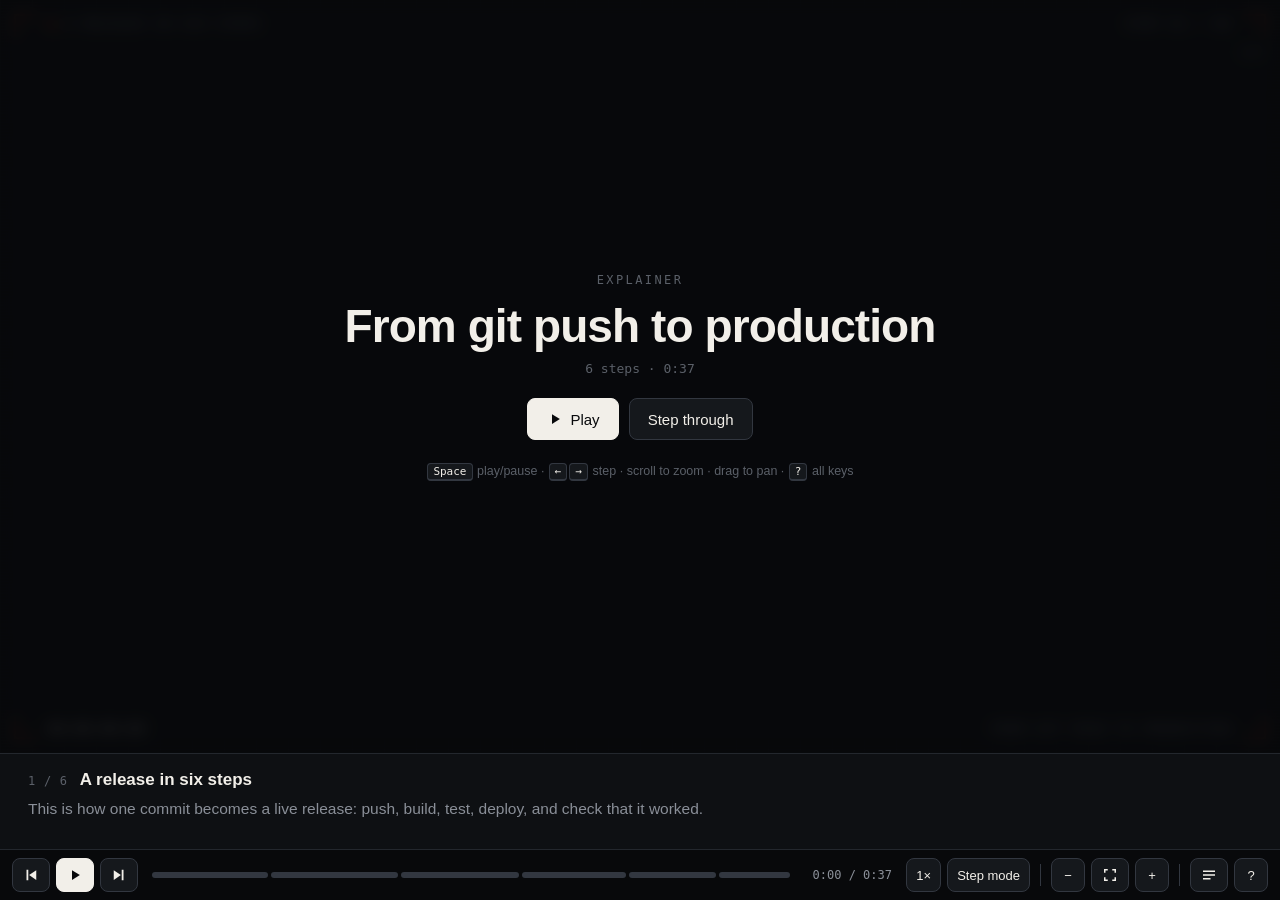
<file: docs/showcase.html>
<!DOCTYPE html>
<html lang="en">
<head>
<meta charset="utf-8">
<meta http-equiv="Content-Security-Policy" content="default-src 'none'; script-src 'sha256-GI0qCGmOW7d8xEWfl8RNihRcGqWhf2yGq8Gp46oxGuc=' 'sha256-eVZPMRnanf7PeK33UyryHQnZZsGAlWpNU8YdgY+A3Z8='; style-src 'sha256-rwlbadRSHjdOwyD4wZ5lJv6j2Em0l7DxQymT4Bx9bvk='; img-src data:; media-src data:">
<meta name="viewport" content="width=device-width, initial-scale=1">
<title>Explainer</title>
<link rel="icon" href="data:,">
<!-- built by motion-explainer from showcase.scene.js; edit the scene, not this file -->
<style>
:root{
  --bg:#0b0b0c; --panel:#141416; --panel2:#1c1c1f; --line:#2a2a2f; --line2:#3a3a40;
  --fg:#ededf0; --dim:#8b8b95; --dimmer:#5a5a63; --accent:#0a84ff; --warn:#ffd60a;
  --sans:-apple-system,BlinkMacSystemFont,"SF Pro Text","Helvetica Neue",Arial,sans-serif;
  --mono:ui-monospace,"SF Mono",SFMono-Regular,Menlo,monospace;
}
:root[data-theme=hud]{
  --bg:#08090b; --panel:#0e1013; --panel2:#15181c; --line:#23272d; --line2:#323740;
  --fg:#f2efe9; --dim:#8a8f98; --dimmer:#5b6069; --accent:#ff4f1f; --warn:#fbbf24;
}
:root[data-theme=light]{
  --bg:#f5f5f7; --panel:#ffffff; --panel2:#ececf0; --line:#d8d8dd; --line2:#c7c7cc;
  --fg:#1d1d1f; --dim:#6e6e73; --dimmer:#a1a1a6; --accent:#0071e3; --warn:#b57600;
}
*{box-sizing:border-box}
[hidden]{display:none !important}
html,body{margin:0;height:100%;background:var(--bg);color:var(--fg);font:14px/1.45 var(--sans);-webkit-font-smoothing:antialiased;overflow:hidden}
kbd{font:11px var(--mono);border:1px solid var(--line2);border-bottom-width:2px;border-radius:4px;padding:1px 5px;margin:0 1px;color:var(--fg);background:var(--panel2)}
code{font:.9em var(--mono);background:var(--panel2);border:1px solid var(--line);border-radius:4px;padding:0 4px;color:var(--fg)}
.pre{white-space:pre}

#app{display:flex;flex-direction:column;height:100vh}
#stage{position:relative;flex:1;min-height:0;overflow:hidden;cursor:grab;touch-action:none}
#stage.panning{cursor:grabbing}
#svg{position:absolute;inset:0;width:100%;height:100%;display:block;user-select:none;-webkit-user-select:none}

/* captions: their own band, so narration never covers the drawing */
#cap{flex:none;min-height:96px;padding:14px 28px 14px;border-top:1px solid var(--line);background:var(--panel)}
#cap .ct{display:flex;gap:12px;align-items:baseline;margin-bottom:4px}
#capn{font:12px var(--mono);color:var(--dimmer);letter-spacing:.06em}
#capt{font-size:17px;font-weight:600}
#caps{color:var(--dim);font-size:15.5px;line-height:1.5;max-width:1100px}
#caps b{color:var(--fg);font-weight:600}
#cap.in .ct,#cap.in #caps{animation:capin .45s cubic-bezier(.2,.7,.2,1) both}
#cap.in #caps{animation-delay:.06s}
@keyframes capin{from{opacity:0;transform:translateY(6px)}to{opacity:1;transform:none}}

/* control bar */
#bar{flex:none;display:flex;align-items:center;gap:6px;padding:8px 12px;border-top:1px solid var(--line);background:var(--bg)}
#bar button,#bar select,#intro button,#hud button{font:500 13px var(--sans);color:var(--fg);background:var(--panel2);border:1px solid var(--line2);border-radius:8px;height:34px;min-width:34px;padding:0 9px;display:inline-flex;align-items:center;justify-content:center;gap:6px;cursor:pointer;transition:background .15s,border-color .15s}
#bar button:hover,#intro button:hover,#hud button:hover{border-color:var(--dimmer)}
#bar button svg,#intro button svg{width:18px;height:18px;fill:currentColor}
#bar button.primary,#intro button.primary{background:var(--fg);color:var(--bg);border-color:var(--fg)}
#bar button.on{background:var(--accent);border-color:var(--accent);color:#fff}
#bar .sep{width:1px;height:22px;background:var(--line2);margin:0 4px}
#tl{flex:1;display:flex;gap:3px;height:34px;align-items:center;cursor:pointer;position:relative;margin:0 8px;min-width:120px;touch-action:none}
.seg{position:relative;height:6px;border-radius:3px;background:var(--line2);overflow:hidden;flex-basis:0;transition:height .15s}
#tl:hover .seg{height:10px}
.seg i{position:absolute;left:0;top:0;bottom:0;background:var(--dim);width:0}
.seg.cur i{background:var(--accent)}
#tip{position:absolute;bottom:36px;transform:translateX(-50%);background:var(--panel2);border:1px solid var(--line2);padding:4px 9px;border-radius:6px;white-space:nowrap;font-size:12px;pointer-events:none;z-index:5}
#time{font:12px var(--mono);color:var(--dim);min-width:96px;text-align:center}

/* overlays */
#intro{position:absolute;inset:0;display:grid;place-items:center;background:color-mix(in srgb,var(--bg) 84%,transparent);backdrop-filter:blur(8px);-webkit-backdrop-filter:blur(8px);transition:opacity .4s,visibility .4s;z-index:4}
#intro.gone{opacity:0;visibility:hidden}
#intro .card{max-width:720px;text-align:center;padding:24px}
#intro .eyebrow{font:12px var(--mono);letter-spacing:.2em;text-transform:uppercase;color:var(--dimmer)}
#intro h1{font-size:46px;line-height:1.1;letter-spacing:-.02em;margin:14px 0 10px;font-weight:700}
#intro p{font-size:18px;color:var(--dim);margin:0 0 14px}
#intro .meta{font:13px var(--mono);color:var(--dimmer);margin-bottom:22px}
#intro .row{display:flex;gap:10px;justify-content:center;margin-bottom:22px}
#intro .row button{height:42px;padding:0 18px;font-size:15px}
#intro .keys{font-size:12.5px;color:var(--dimmer)}
#hud{position:absolute;top:12px;right:14px;display:flex;gap:8px;align-items:center;font:12px var(--mono);color:var(--dimmer);z-index:3}
#hud button{height:28px;font-size:12px}
#chap{position:absolute;top:0;right:0;bottom:0;width:340px;background:var(--panel);border-left:1px solid var(--line);overflow:auto;z-index:5;box-shadow:-20px 0 40px rgba(0,0,0,.25)}
#chap .dh{font:12px var(--mono);letter-spacing:.16em;text-transform:uppercase;color:var(--dimmer);padding:18px 20px 8px}
#chap ol{list-style:none;margin:0;padding:0 10px 20px}
#chap li{display:flex;gap:10px;align-items:baseline;padding:9px 10px;border-radius:8px;cursor:pointer}
#chap li:hover{background:var(--panel2)}
#chap li.cur{background:color-mix(in srgb,var(--accent) 18%,transparent)}
#chap li span{font:12px var(--mono);color:var(--dimmer);min-width:18px}
#chap li em{margin-left:auto;font:11px var(--mono);color:var(--dimmer);font-style:normal}
#help{position:absolute;inset:0;display:grid;place-items:center;background:color-mix(in srgb,var(--bg) 70%,transparent);z-index:6}
#help[hidden],#chap[hidden],#cap[hidden]{display:none}
#help .card{background:var(--panel);border:1px solid var(--line2);border-radius:14px;padding:22px 26px;max-width:620px;box-shadow:0 30px 80px rgba(0,0,0,.4)}
#help h2{margin:0 0 12px;font-size:18px}
#help td{padding:6px 14px 6px 0;vertical-align:top;color:var(--dim)}
#help td:first-child{white-space:nowrap;color:var(--fg)}
#help p{color:var(--dim);font-size:13px;margin:14px 0 0}
#lintb{position:absolute;left:14px;top:12px;z-index:3;font:12px var(--mono);color:var(--warn);background:color-mix(in srgb,var(--warn) 12%,var(--bg));border:1px solid color-mix(in srgb,var(--warn) 40%,transparent);border-radius:8px;padding:5px 10px;cursor:pointer}
#fatal{position:fixed;inset:24px;z-index:99;white-space:pre-wrap;font:14px/1.5 var(--mono);color:#ff453a;background:var(--panel);border:1px solid #ff453a;border-radius:12px;padding:24px;overflow:auto}

/* ?still=N  (screenshot of one step) and ?bare (no caption either) */
body.still #bar,body.still #intro,body.still #hud,body.still #lintb{display:none}
body.still #bcast .rec{animation:none}
body.bare #cap{display:none}
body.still #cap.in .ct,body.still #cap.in #caps{animation:none}

/* ?sheet  (contact sheet of every step) */
body.sheet{overflow:auto;height:auto}
#sheet{display:grid;grid-template-columns:repeat(var(--cols),1fr);gap:16px;padding:16px}
#sheet h1{grid-column:1/-1;margin:4px 2px 0;font-size:20px}
#sheet h1 span{font:13px var(--mono);color:var(--dimmer);margin-left:10px}
#sheet .sc{background:var(--panel);border:1px solid var(--line);border-radius:10px;overflow:hidden}
#sheet svg{width:100%;display:block;border-bottom:1px solid var(--line)}
#sheet .cc{min-height:58px;padding:7px 11px;font-size:12.5px;line-height:1.4;color:var(--dim)}
#sheet .cc b{color:var(--fg)}

@media (prefers-reduced-motion:reduce){
  #cap.in .ct,#cap.in #caps{animation:none}
  #intro{transition:none}
}

/* broadcast HUD (theme: 'hud'): screen-space frame, timecode and step slate over the drawing */
#bcast{position:absolute;inset:14px;pointer-events:none;font:600 12px var(--mono);letter-spacing:.14em;color:var(--dim);text-transform:uppercase}
#bcast .cnr{position:absolute;width:22px;height:22px;border:2px solid var(--accent);opacity:.85}
#bcast .cnr.tl{left:0;top:0;border-right:0;border-bottom:0}
#bcast .cnr.tr{right:0;top:0;border-left:0;border-bottom:0}
#bcast .cnr.bl{left:0;bottom:0;border-right:0;border-top:0}
#bcast .cnr.br{right:0;bottom:0;border-left:0;border-top:0}
#bcast .lbl{position:absolute}
#bcast .lbl.tl{left:34px;top:3px}
#bcast .lbl.tr{right:34px;top:3px}
#bcast .lbl.bl{left:34px;bottom:3px;color:var(--fg)}
#bcast .lbl.br{right:34px;bottom:3px}
#bcast .rec{color:var(--accent);animation:rec 1.4s steps(2) infinite}
:root[data-theme=hud] #hud,:root[data-theme=hud] #lintb{top:46px}
@media (prefers-reduced-motion:reduce){#bcast .rec{animation:none}}
@keyframes rec{50%{opacity:.25}}
#bcast::after{content:'';position:absolute;inset:-14px;background:repeating-linear-gradient(0deg,rgba(255,255,255,.018) 0 1px,transparent 1px 3px)}
</style>
</head>
<body>
<script>
/* Line icons for the motion explainer: 24x24 stroke paths, drawn for this engine (no third-party set).
   Use by name in a box (`icon: 'server'`) or as an `icon` element; anything else in `icon` is shown as text. */
const MOTION_ICONS = {
  __proto__: null,
  server: 'M4 4h16v6H4z M4 14h16v6H4z M8 7h.01 M8 17h.01 M12 7h4 M12 17h4',
  database: 'M4 6c0-1.7 3.6-3 8-3s8 1.3 8 3-3.6 3-8 3-8-1.3-8-3z M4 6v12c0 1.7 3.6 3 8 3s8-1.3 8-3V6 M4 12c0 1.7 3.6 3 8 3s8-1.3 8-3',
  cloud: 'M7 19h10a4.5 4.5 0 0 0 .6-9A6 6 0 0 0 6.2 9.6 4.7 4.7 0 0 0 7 19z',
  laptop: 'M5 5h14v10H5z M2 19h20',
  phone: 'M8 2h8a2 2 0 0 1 2 2v16a2 2 0 0 1-2 2H8a2 2 0 0 1-2-2V4a2 2 0 0 1 2-2z M11 18h2',
  user: 'M12 12a4 4 0 1 0 0-8 4 4 0 0 0 0 8z M4 21c0-4 3.6-6 8-6s8 2 8 6',
  users: 'M9 11a3.5 3.5 0 1 0 0-7 3.5 3.5 0 0 0 0 7z M2 20c0-3.3 3-5 7-5s7 1.7 7 5 M16 4.5a3.5 3.5 0 0 1 0 6.5 M18 15c2.4.6 4 2.2 4 5',
  lock: 'M6 11h12v10H6z M8 11V7a4 4 0 0 1 8 0v4 M12 15v2',
  unlock: 'M6 11h12v10H6z M8 11V7a4 4 0 0 1 7.5-2 M12 15v2',
  key: 'M8 11a4 4 0 1 0 0 8 4 4 0 0 0 0-8z M11 12l9-9 M16 7l2 2 M18 5l2 2',
  shield: 'M12 3l8 3v6c0 5-3.5 8-8 9-4.5-1-8-4-8-9V6z',
  'shield-check': 'M12 3l8 3v6c0 5-3.5 8-8 9-4.5-1-8-4-8-9V6z M9 12l2 2 4-4',
  queue: 'M5 4h14v4H5z M5 10h14v4H5z M5 16h14v4H5z',
  layers: 'M12 3l9 5-9 5-9-5z M3 12l9 5 9-5 M3 16l9 5 9-5',
  gear: 'M12 9a3 3 0 1 0 0 6 3 3 0 0 0 0-6z M12 6a6 6 0 1 0 0 12 6 6 0 0 0 0-12z M12 2v4 M12 18v4 M2 12h4 M18 12h4 M4.9 4.9 7.8 7.8 M16.2 16.2l2.9 2.9 M4.9 19.1l2.9-2.9 M16.2 7.8l2.9-2.9',
  'git-branch': 'M6 3v12 M18 9a3 3 0 1 0 0-6 3 3 0 0 0 0 6z M6 21a3 3 0 1 0 0-6 3 3 0 0 0 0 6z M18 9c0 6-12 3-12 6',
  'git-commit': 'M12 9a3 3 0 1 0 0 6 3 3 0 0 0 0-6z M2 12h7 M15 12h7',
  'git-merge': 'M6 3a3 3 0 1 0 0 6 3 3 0 0 0 0-6z M18 15a3 3 0 1 0 0 6 3 3 0 0 0 0-6z M6 9v12 M6 9c0 5 5 9 9 9',
  'pull-request': 'M6 3a3 3 0 1 0 0 6 3 3 0 0 0 0-6z M6 15a3 3 0 1 0 0 6 3 3 0 0 0 0-6z M18 15a3 3 0 1 0 0 6 3 3 0 0 0 0-6z M6 9v6 M18 15V8a2 2 0 0 0-2-2h-4 M14 3l-3 3 3 3',
  terminal: 'M3 4h18v16H3z M7 9l3 3-3 3 M12 15h5',
  code: 'M8 7l-5 5 5 5 M16 7l5 5-5 5 M14 4l-4 16',
  bug: 'M8 9h8v6a4 4 0 0 1-8 0z M9 9V7a3 3 0 0 1 6 0v2 M4 12h4 M16 12h4 M5 7l3 2 M19 7l-3 2 M5 18l3-2 M19 18l-3-2',
  check: 'M5 12l5 5 9-10',
  x: 'M6 6l12 12 M18 6 6 18',
  clock: 'M12 3a9 9 0 1 0 0 18 9 9 0 0 0 0-18z M12 7v5l3 2',
  alert: 'M12 3l10 18H2z M12 10v5 M12 18h.01',
  info: 'M12 3a9 9 0 1 0 0 18 9 9 0 0 0 0-18z M12 11v6 M12 7.5h.01',
  file: 'M6 2h8l5 5v15H6z M14 2v5h5',
  folder: 'M3 6h6l2 2h10v11H3z',
  mail: 'M3 5h18v14H3z M3 6l9 7 9-7',
  message: 'M4 4h16v12H8l-4 4z',
  globe: 'M12 3a9 9 0 1 0 0 18 9 9 0 0 0 0-18z M3 12h18 M12 3c3 3.5 3 14.5 0 18 M12 3c-3 3.5-3 14.5 0 18',
  network: 'M12 2.5a2.5 2.5 0 1 0 0 5 2.5 2.5 0 0 0 0-5z M5 16.5a2.5 2.5 0 1 0 0 5 2.5 2.5 0 0 0 0-5z M19 16.5a2.5 2.5 0 1 0 0 5 2.5 2.5 0 0 0 0-5z M10.8 7.2 6.2 16.8 M13.2 7.2l4.6 9.6 M7.5 19h9',
  cpu: 'M6 6h12v12H6z M9 9h6v6H9z M9 2v4 M15 2v4 M9 18v4 M15 18v4 M2 9h4 M2 15h4 M18 9h4 M18 15h4',
  package: 'M12 2l9 5v10l-9 5-9-5V7z M3 7l9 5 9-5 M12 12v10',
  rocket: 'M12 2c3 2 5 6 5 11l-2 3H9l-2-3c0-5 2-9 5-11z M12 9a1.5 1.5 0 1 0 0 3 1.5 1.5 0 0 0 0-3z M9 16l-2 5 3-2 M15 16l2 5-3-2',
  zap: 'M13 2 4 14h7l-1 8 9-12h-7z',
  search: 'M11 4a7 7 0 1 0 0 14 7 7 0 0 0 0-14z M20 20l-4-4',
  chart: 'M4 20h16 M7 16v-4 M12 16V8 M17 16V9',
  link: 'M10 14a4 4 0 0 0 5.7 0l3-3a4 4 0 0 0-5.7-5.7l-1 1 M14 10a4 4 0 0 0-5.7 0l-3 3a4 4 0 0 0 5.7 5.7l1-1',
  refresh: 'M20 11a8 8 0 0 0-14.5-4.5L4 8 M4 4v4h4 M4 13a8 8 0 0 0 14.5 4.5L20 16 M20 20v-4h-4',
  eye: 'M2 12s3.5-7 10-7 10 7 10 7-3.5 7-10 7S2 12 2 12z M12 9a3 3 0 1 0 0 6 3 3 0 0 0 0-6z',
  bell: 'M6 16v-5a6 6 0 0 1 12 0v5l2 2H4z M10 21h4',
  play: 'M7 4l13 8-13 8z',
  pause: 'M7 4h3v16H7z M14 4h3v16h-3z',
  wifi: 'M2 9a15 15 0 0 1 20 0 M5 12.5a10 10 0 0 1 14 0 M8.5 16a5 5 0 0 1 7 0 M12 19.5h.01',
  plug: 'M9 2v6 M15 2v6 M6 8h12v4a6 6 0 0 1-12 0z M12 18v4',
  robot: 'M5 8h14v11H5z M12 4v4 M9 13h.01 M15 13h.01 M9 16h6 M2 12v3 M22 12v3 M12 3.5h.01',
  sparkles: 'M12 3l2 5 5 2-5 2-2 5-2-5-5-2 5-2z M19 15l1 2 2 1-2 1-1 2-1-2-2-1 2-1z',
  headphones: 'M4 15v-3a8 8 0 0 1 16 0v3 M4 15h3v6H5a1 1 0 0 1-1-1z M20 15h-3v6h2a1 1 0 0 0 1-1z',
  book: 'M2 5c3-1 7-1 10 1 3-2 7-2 10-1v14c-3-1-7-1-10 1-3-2-7-2-10-1z M12 6v14',
  flag: 'M5 21V4 M5 4h12l-2 4 2 4H5',
  pin: 'M12 22s7-7 7-12a7 7 0 0 0-14 0c0 5 7 12 7 12z M12 7a3 3 0 1 0 0 6 3 3 0 0 0 0-6z',
  upload: 'M12 15V3 M7 8l5-5 5 5 M4 15v5h16v-5',
  download: 'M12 3v12 M7 10l5 5 5-5 M4 15v5h16v-5',
  trash: 'M4 6h16 M9 6V3h6v3 M6 6l1 15h10l1-15',
  star: 'M12 3l2.7 5.6 6.1.9-4.4 4.3 1 6.1L12 17l-5.4 2.9 1-6.1-4.4-4.3 6.1-.9z',
};
/* Motion explainer engine: a scene spec becomes a timeline, painted as SVG.
   Every frame is a pure function of time, so play, pause, scrub, skip and
   step all share one code path. No dependencies; works from file://.
   Scene format: REFERENCE.md. */
(function () {
'use strict';

const NS = 'http://www.w3.org/2000/svg';
const SANS = '-apple-system, BlinkMacSystemFont, "SF Pro Text", "Helvetica Neue", Arial, sans-serif';
const MONO = 'ui-monospace, "SF Mono", SFMono-Regular, Menlo, monospace';
const Q = new URLSearchParams(location.search);
const REDUCE = matchMedia('(prefers-reduced-motion: reduce)').matches;

/* ---------- lint sink: `motion check` reads it through --dump-dom ---------- */
const lintEl = document.createElement('pre');
lintEl.id = 'lint';
lintEl.hidden = true;
(document.body || document.documentElement).appendChild(lintEl);
const lint = line => { lintEl.textContent += line + '\n'; };
document.addEventListener('securitypolicyviolation', ev => lint(`error csp: blocked ${ev.violatedDirective} ${ev.blockedURI || ''}`));
window.addEventListener('error', ev => {
  lint(`error js: ${ev.message} (line ${ev.lineno})`);
  fatal(`${ev.message}\nline ${ev.lineno}`);
});

function fatal(msg) {
  const d = document.createElement('div');
  d.id = 'fatal';
  d.textContent = 'This explainer failed to load:\n\n' + msg;
  document.body.appendChild(d);
}

/* ---------- themes ---------- */
const THEMES = {
  dark: {
    bg: '#0b0b0c', panel: '#141416', fg: '#ededf0', dim: '#8b8b95', line: '#2c2c31', grid: '#1f1f23', fill: .16,
    tones: { plain: '#636369', muted: '#48484e', accent: '#0a84ff', ok: '#32d74b', warn: '#ffd60a', bad: '#ff453a',
             info: '#bf5af2', teal: '#64d2ff', orange: '#ff9f0a', pink: '#ff375f' },
  },
  light: {
    bg: '#f5f5f7', panel: '#ffffff', fg: '#1d1d1f', dim: '#6e6e73', line: '#d2d2d7', grid: '#e2e2e7', fill: .11,
    tones: { plain: '#a1a1a6', muted: '#c7c7cc', accent: '#0071e3', ok: '#248a3d', warn: '#b57600', bad: '#d70015',
             info: '#8944ab', teal: '#0a84a8', orange: '#c93400', pink: '#d30f45' },
  },
  hud: {
    bg: '#08090b', panel: '#101216', fg: '#f2efe9', dim: '#8a8f98', line: '#262a31', grid: '#16191e', fill: .15, hud: true,
    tones: { plain: '#5c6068', muted: '#3d4148', accent: '#ff4f1f', ok: '#4ade80', warn: '#fbbf24', bad: '#ff3b30',
             info: '#c084fc', teal: '#22d3ee', orange: '#ff8a3d', pink: '#ff4d8d' },
  },
};
for (const th of Object.values(THEMES)) { th.tones.fg = th.fg; th.tones.dim = th.dim; }

const hexCache = new Map();
function hex(c) {
  let v = hexCache.get(c);
  if (v) return v;
  let h = c.replace('#', '');
  if (h.length === 3) h = h.split('').map(x => x + x).join('');
  const n = parseInt(h, 16);
  v = [n >> 16 & 255, n >> 8 & 255, n & 255];
  hexCache.set(c, v);
  return v;
}
function rgb(th, v) {
  if (Array.isArray(v)) return mix(rgb(th, v[0]), rgb(th, v[1]), v[2]);
  if (th.tones[v]) return hex(th.tones[v]);
  return typeof v === 'string' && /^#[0-9a-f]{3,6}$/i.test(v) ? hex(v) : hex(th.tones.plain);
}
const mix = (a, b, p) => a.map((x, i) => x + (b[i] - x) * p);
const css = (c, a) => a == null ? `rgb(${c.map(Math.round)})` : `rgba(${c.map(Math.round)},${a})`;
const isPlain = v => v == null || v === 'plain' || v === 'muted' || v === 'fg' || v === 'dim';

/* ---------- math ---------- */
const EASE = {
  linear: p => p,
  inOut: p => p < .5 ? 4 * p * p * p : 1 - Math.pow(-2 * p + 2, 3) / 2,
  out: p => 1 - Math.pow(1 - p, 3),
  in: p => p * p * p,
  back: p => { const c1 = 1.70158, c3 = c1 + 1; return 1 + c3 * Math.pow(p - 1, 3) + c1 * Math.pow(p - 1, 2); },
  bounce: p => {
    const n = 7.5625, d = 2.75;
    if (p < 1 / d) return n * p * p;
    if (p < 2 / d) { const q = p - 1.5 / d; return n * q * q + .75; }
    if (p < 2.5 / d) { const q = p - 2.25 / d; return n * q * q + .9375; }
    const q = p - 2.625 / d;
    return n * q * q + .984375;
  },
  elastic: p => p <= 0 || p >= 1 ? p : Math.pow(2, -10 * p) * Math.sin((p * 10 - .75) * (2 * Math.PI / 3)) + 1,
  anticipate: p => {
    const c = 1.70158 * 1.525;
    return p < .5 ? Math.pow(2 * p, 2) * ((c + 1) * 2 * p - c) / 2 : (Math.pow(2 * p - 2, 2) * ((c + 1) * (p * 2 - 2) + c) + 2) / 2;
  },
};
const clamp01 = v => v < 0 ? 0 : v > 1 ? 1 : v;
const smooth = (a, b, v) => { const p = clamp01((v - a) / (b - a)); return p * p * (3 - 2 * p); };
const lerp = (a, b, p) => a + (b - a) * p;
const TAU = Math.PI * 2;
const list = v => v == null || v === false ? [] : Array.isArray(v) ? v : [v];
// ' Did you mean 'x'?' for a typo within two edits of a known name, else ''.
function near(word, names) {
  const w = String(word), dist = (a, b) => {
    let row = [...Array(b.length + 1).keys()];
    for (let i = 1; i <= a.length; i++) {
      const next = [i];
      for (let j = 1; j <= b.length; j++) next[j] = Math.min(row[j] + 1, next[j - 1] + 1, row[j - 1] + (a[i - 1] === b[j - 1] ? 0 : 1));
      row = next;
    }
    return row[b.length];
  };
  let best = null, bd = 3;
  for (const n of names) { const d = dist(w.toLowerCase(), String(n).toLowerCase()); if (d < bd && d < w.length) { best = n; bd = d; } }
  return best == null ? '' : ` Did you mean '${best}'?`;
}
const esc = s => String(s == null ? '' : s).replace(/[&<>"]/g, c => ({ '&': '&amp;', '<': '&lt;', '>': '&gt;', '"': '&quot;' })[c]);
const md = s => esc(s).replace(/\*\*(.+?)\*\*/g, '<b>$1</b>').replace(/`(.+?)`/g, '<code>$1</code>');
const fmtT = t => `${Math.floor(t / 60)}:${String(Math.floor(t % 60)).padStart(2, '0')}`;
const union = rs => rs.reduce((u, r) => [Math.min(u[0], r[0]), Math.min(u[1], r[1]), Math.max(u[2], r[2]), Math.max(u[3], r[3])]);
const hits = (a, b) => a[0] < b[2] - 2 && b[0] < a[2] - 2 && a[1] < b[3] - 2 && b[1] < a[3] - 2;
const inside = (a, b) => a[0] <= b[0] + 1 && a[1] <= b[1] + 1 && a[2] >= b[2] - 1 && a[3] >= b[3] - 1; // a contains b

function fit(r, pad, W, H) {
  const x0 = r[0] - pad, y0 = r[1] - pad, x1 = r[2] + pad, y1 = r[3] + pad;
  let w = Math.max(x1 - x0, W / 10), h = Math.max(y1 - y0, H / 10);
  if (w / h > W / H) h = w * H / W; else w = h * W / H;
  return { x: (x0 + x1) / 2 - w / 2, y: (y0 + y1) / 2 - h / 2, w, h };
}

/* ---------- text measuring (canvas, so lint and paint agree) ---------- */
const mctx = document.createElement('canvas').getContext('2d');
function textW(s, size, weight, mono) {
  mctx.font = `${weight || 400} ${size}px ${mono ? MONO : SANS}`;
  return mctx.measureText(s).width;
}
const wrapCache = new Map();
function wrap(str, maxw, size, weight, mono) {
  const key = [str, maxw, size, weight, mono].join('|');
  let out = wrapCache.get(key);
  if (out) return out;
  out = [];
  for (const para of String(str).split('\n')) {
    let line = '';
    for (const word of para.split(/\s+/).filter(Boolean)) {
      const cand = line ? line + ' ' + word : word;
      if (!line || textW(cand, size, weight, mono) <= maxw) line = cand;
      else { out.push(line); line = word; }
    }
    out.push(line);
  }
  wrapCache.set(key, out);
  return out;
}
const widest = (lines, size, weight, mono) => Math.max(0, ...lines.map(l => textW(l, size, weight, mono)));

/* ---------- elements ---------- */
const LAYER = { zone: 0, frame: 0, particles: 0, arrow: 1, box: 2, circle: 2, code: 2, icon: 2, chart: 2, note: 3, text: 3, title: 3 };
// Arrows normally sit under boxes; zoomed-in arrows sit with the boxes, so they draw over the box they are inside.
const layerOf = e => e.layer ?? (e.type === 'arrow' && e.minZoom ? 2 : LAYER[e.type]);
const ENTRY = { box: 'pop', circle: 'pop', arrow: 'draw', text: 'up', note: 'up', zone: 'fade', code: 'fade', icon: 'pop',
  title: 'words', frame: 'fade', chart: 'grow', particles: 'fade' };
const KINETIC = new Set(['type', 'words', 'scramble']);
const CONTAINERS = new Set(['zone', 'frame']);
const KINDS = { chart: ['bar', 'line', 'spark'], frame: ['window', 'terminal', 'browser', 'phone'], particles: ['drift', 'rise', 'burst'] };

function norm(d) {
  const e = Object.assign({}, d), t = e.type;
  if (t === 'box') { e.w = e.w ?? 200; e.h = e.h ?? 90; e.shape = e.shape || 'rect'; e.size = e.size || 22; }
  if (t === 'circle') e.r = e.r ?? 44;
  if (t === 'zone') { e.w = e.w ?? 600; e.h = e.h ?? 400; }
  if (t === 'code') {
    e.lines = e.lines || []; e.size = e.size || 17; e.lh = e.size * 1.65; e.head = e.title ? 34 : 0;
    e.w = e.w ?? 560; e.h = e.h ?? e.head + e.lines.length * e.lh + 28;
  }
  if (t === 'note') { e.w = e.w ?? 320; e.size = e.size || 17; }
  if (t === 'text') { e.size = e.size || 24; e.weight = e.weight || (e.size >= 34 ? 700 : 500); e.align = e.align || 'middle'; }
  if (t === 'arrow') e.width = e.width || 2.5;
  if (t === 'icon') { e.size = e.size || 48; e.w = e.h = e.size; }
  if (t === 'title') { e.size = e.size || 64; e.weight = e.weight || 800; e.align = e.align || 'start'; }
  if (t === 'frame') {
    e.kind = e.kind || 'window';
    e.w = e.w ?? (e.kind === 'phone' ? 300 : 640); e.h = e.h ?? (e.kind === 'phone' ? 600 : 400);
    e.lines = e.lines || []; e.size = e.size || 16; e.mono = e.mono ?? (e.kind === 'terminal' || e.kind === 'window');
  }
  if (t === 'chart') { e.kind = e.kind || 'bar'; e.w = e.w ?? 440; e.h = e.h ?? 260; e.data = e.data || []; e.labels = e.labels || []; }
  if (t === 'particles') { e.w = e.w ?? 600; e.h = e.h ?? 400; e.n = e.n || 40; e.mode = e.mode || 'drift'; e.size = e.size || 2.5; e.speed = e.speed ?? 1; }
  e.tone = e.tone || (t === 'text' || t === 'icon' ? 'fg' : t === 'zone' ? 'muted' : t === 'title' || t === 'chart' || t === 'particles' ? 'accent' : 'plain');
  return e;
}

// Shown string: a numeric `value` (tweened) wins over the static label.
function shown(e, s) {
  if (s.value != null) return (e.fmt || '{}').replace('{}', Number(s.value).toFixed(e.decimals || 0));
  return e.type === 'text' || e.type === 'note' || e.type === 'title' ? (s.text ?? s.label) : s.label;
}

function measure(e, s) {
  const str = shown(e, s) ?? '';
  if (e.type === 'title') {
    const T = titleLayout(e, str);
    return { w: T.w, h: T.h };
  }
  if (e.type === 'text') {
    const L = wrap(str, e.maxw || 1e9, e.size, e.weight, e.mono);
    return { w: widest(L, e.size, e.weight, e.mono), h: L.length * e.size * 1.25 };
  }
  const L = wrap(str, s.w - 36, e.size, 400), T = noteTitle(e, s);
  return { w: s.w, h: 30 + (T.length ? T.length * e.size * 1.35 + 4 : 0) + L.length * e.size * 1.45 };
}

// Kicker (small caps), big lines, then an accent bar; shared by measure, lint and paint.
function titleLayout(e, str) {
  const L = wrap(str, e.maxw || 1e9, e.size, e.weight), lh = e.size * 1.08, ks = Math.max(12, e.size * .26);
  const kick = e.kicker ? String(e.kicker).toUpperCase() : '', kh = kick ? ks * 1.9 : 0, bar = Math.max(4, e.size * .085);
  const tw = widest(L, e.size, e.weight), w = Math.max(tw, kick ? textW(kick, ks, 700) + kick.length * ks * .18 : 0);
  return { L, lh, ks, kick, kh, bar, tw, w, h: kh + L.length * lh + bar * 3 };
}

function frameTop(e) {
  return (e.kind === 'phone' ? 50 : 36) + 14;
}

// Same id, same sequence: particles sit in the same places on every frame and in screenshots.
function seeded(str) {
  let a = 2166136261;
  for (const ch of String(str)) a = Math.imul(a ^ ch.charCodeAt(0), 16777619);
  return () => {
    a = (a + 0x6D2B79F5) | 0;
    let t = Math.imul(a ^ (a >>> 15), 1 | a);
    t = (t + Math.imul(t ^ (t >>> 7), 61 | t)) ^ t;
    return ((t ^ (t >>> 14)) >>> 0) / 4294967296;
  };
}
const GLYPHS = 'ABCDEFGHIJKLMNOPQRSTUVWXYZ0123456789#$%&*+=<>/';
const ICONSTYLE = { fill: 'none', 'stroke-width': 1.8, 'stroke-linecap': 'round', 'stroke-linejoin': 'round' };

// Bold, so it wraps at a different point than the body text.
function noteTitle(e, s) {
  return e.title ? wrap(e.title, s.w - 36, e.size, 700) : [];
}

function boxText(e, s) {
  const label = shown(e, s);
  const circ = e.type === 'circle';
  const maxw = circ ? s.r * 1.7 : e.shape === 'diamond' ? s.w * .6 : e.shape === 'pill' ? s.w - s.h * .5 : s.w - 28;
  const size = circ ? (e.size || Math.min(26, s.r * .62)) : e.size;
  const L = label == null || label === '' ? [] : wrap(String(label), maxw, size, 600);
  const ss = e.subSize || (circ ? 15 : Math.round(size * .68 * 10) / 10);
  const SB = s.sub ? wrap(String(s.sub), circ ? 220 : maxw, ss, 400) : [];
  const iconH = s.icon && !circ ? 40 : 0, lh = size * 1.2, sh = ss * 1.3, gap = L.length && SB.length ? size * .22 : 0;
  const total = iconH + L.length * lh + (circ ? 0 : gap + SB.length * sh);
  return { L, SB, size, ss, maxw, iconH, lh, sh, gap, total, key: [label, s.sub, s.icon, maxw, size].join('\u0001') };
}

function bbox(e, s, S) {
  if (e.type === 'arrow') {
    const a = endPt(e.from, S), b = endPt(e.to, S);
    return [Math.min(a.x, b.x), Math.min(a.y, b.y), Math.max(a.x, b.x), Math.max(a.y, b.y)];
  }
  const y = s.y + (s.oy || 0);
  if (e.type === 'circle') return [s.x - s.r, y - s.r, s.x + s.r, y + s.r];
  if (e.type === 'text' || e.type === 'title') {
    const x0 = e.align === 'start' ? s.x : e.align === 'end' ? s.x - s.w : s.x - s.w / 2;
    return [x0, y - s.h / 2, x0 + s.w, y + s.h / 2];
  }
  return [s.x - s.w / 2, y - s.h / 2, s.x + s.w / 2, y + s.h / 2];
}
function endPt(ref, S) {
  if (Array.isArray(ref)) return { x: ref[0], y: ref[1] };
  const s = S[ref];
  return s ? { x: s.x, y: s.y + (s.oy || 0) } : { x: 0, y: 0 };
}

/* ---------- flow packets: their route, and hand-offs through components ---------- */
const FLOW_TAIL = .45;  // seconds a landing ripple and glow last after a flow ends
const center = (e, s, S) => { const r = bbox(e, s, S); return { x: (r[0] + r[2]) / 2, y: (r[1] + r[3]) / 2 }; };
const lerpPt = (a, b, k) => ({ x: lerp(a.x, b.x, k), y: lerp(a.y, b.y, k) });
// [where the packet starts, where it lands]: element ids, or arrays for free points.
function flowEnds(f, by) {
  const a = by[f.edges[0]], z = by[f.edges[f.edges.length - 1]];
  return f.reverse ? [z.to, a.from] : [a.from, z.to];
}
// The path a packet rides: each arrow, plus a short pass through every component two arrows share,
// so a multi-arrow flow goes in and out of the box instead of jumping across it.
function flowRoute(f, S, by) {
  const E = f.reverse ? f.edges.slice().reverse() : f.edges, segs = [];
  for (let i = 0; i < E.length; i++) {
    const e = by[E[i]], ge = edgeGeom(e, S, by);
    if (!ge) return null;
    const G = f.reverse ? { p0: ge.p2, c: ge.c, p2: ge.p0 } : ge;
    const via = i && (f.reverse ? by[E[i - 1]].from : by[E[i - 1]].to), start = f.reverse ? e.to : e.from;
    if (i && via === start && by[start] && S[start]) {
      const a = segs[segs.length - 1].end, b = G.p0, c = center(by[start], S[start], S);
      const cc = { x: 2 * c.x - (a.x + b.x) / 2, y: 2 * c.y - (a.y + b.y) / 2 };  // the curve passes through the center
      segs.push({ w: .5, node: start, from: a, at: k => bez({ p0: a, c: cc, p2: b }, k) });
    }
    segs.push({ w: 1, at: k => bez(G, k), end: G.p2 });
  }
  return segs;
}
// A point on the route at u in 0..1; inside a component it carries the node, its progress k and how far in it is.
function routeAt(segs, u) {
  let x = clamp01(u) * segs.reduce((n, sg) => n + sg.w, 0);
  for (let i = 0; i < segs.length; i++) {
    const sg = segs[i];
    if (x <= sg.w + 1e-9 || i === segs.length - 1) {
      const k = clamp01(x / sg.w), pt = sg.at(k);
      return sg.node ? { x: pt.x, y: pt.y, node: sg.node, from: sg.from, k, inside: Math.min(1, k * 4, (1 - k) * 4) } : { x: pt.x, y: pt.y, inside: 0 };
    }
    x -= sg.w;
  }
}
// Two flows in a row through the same component share one packet: it waits inside between them.
function linkFlows(fx, by) {
  const flows = fx.filter(f => f.k === 'flow' && f.count === 1).sort((a, b) => a.t0 - b.t0);
  for (const b of flows) {
    const start = flowEnds(b, by)[0];
    if (typeof start !== 'string' || !by[start]) continue;
    const a = flows.filter(f => f !== b && !f.next && f.t0 < b.t0 && flowEnds(f, by)[1] === start && f.t1 <= b.t0 + .05 && b.t0 - f.t1 <= 2.5).pop();
    if (!a) continue;
    // Short gaps borrow a little time from both flows, so the pass through the component never snaps.
    const pad = Math.max(0, (.5 - (b.t0 - a.t1)) / 2);
    Object.assign(a, { next: b, cut: a.t1 - pad });
    Object.assign(b, { prev: a, cut: b.t0 + pad });
    fx.push({ k: 'hold', node: start, a, b, t0: a.t1 - pad, t1: b.t0 + pad, tone: a.tone });
  }
}

/* ---------- arrows: quadratic curves clipped to their end shapes ---------- */
function anchor(ref, S, by, off) {
  if (Array.isArray(ref)) return { x: ref[0], y: ref[1], k: 'pt' };
  const s = S[ref], e = by[ref];
  if (!s || !e) return null;
  if (off) return { x: s.x + off[0], y: s.y + (s.oy || 0) + off[1], k: 'pt' };
  if (e.type === 'text' || e.type === 'title') {
    const r = bbox(e, s, S);
    return { x: (r[0] + r[2]) / 2, y: (r[1] + r[3]) / 2, w: r[2] - r[0], h: r[3] - r[1], k: 'rect' };
  }
  const k = e.type === 'circle' ? 'circle' : e.shape === 'diamond' ? 'diamond' : 'rect';
  return { x: s.x, y: s.y + (s.oy || 0), w: s.w, h: s.h, r: s.r, k };
}
function edgeOf(A, dx, dy, gap) {
  if (!dx && !dy) return { x: A.x, y: A.y };
  const L = Math.hypot(dx, dy) || 1, ux = dx / L, uy = dy / L;
  let t = 0;
  if (A.k === 'circle') t = A.r;
  else if (A.k === 'diamond') t = 1 / (Math.abs(ux) / (A.w / 2) + Math.abs(uy) / (A.h / 2));
  else if (A.k === 'rect') t = Math.min(ux ? A.w / 2 / Math.abs(ux) : 1e9, uy ? A.h / 2 / Math.abs(uy) : 1e9);
  if (A.k !== 'pt') t += gap;
  return { x: A.x + ux * t, y: A.y + uy * t };
}
function edgeGeom(e, S, by) {
  const A = anchor(e.from, S, by, e.fromOffset), B = anchor(e.to, S, by, e.toOffset);
  if (!A || !B) return null;
  const dx = B.x - A.x, dy = B.y - A.y, len = Math.hypot(dx, dy) || 1, bend = e.bend || 0;
  let c = { x: (A.x + B.x) / 2 - dy * bend * .5, y: (A.y + B.y) / 2 + dx * bend * .5 };
  const gap = e.gap ?? 8;
  const p0 = edgeOf(A, c.x - A.x, c.y - A.y, gap), p2 = edgeOf(B, c.x - B.x, c.y - B.y, gap);
  if (!bend) c = { x: (p0.x + p2.x) / 2, y: (p0.y + p2.y) / 2 };
  return { p0, c, p2, len };
}
const bez = (g, u) => { const v = 1 - u; return { x: v * v * g.p0.x + 2 * v * u * g.c.x + u * u * g.p2.x, y: v * v * g.p0.y + 2 * v * u * g.c.y + u * u * g.p2.y }; };
const bezD = (g, u) => ({ x: 2 * (1 - u) * (g.c.x - g.p0.x) + 2 * u * (g.p2.x - g.c.x), y: 2 * (1 - u) * (g.c.y - g.p0.y) + 2 * u * (g.p2.y - g.c.y) });
const unit = d => { const L = Math.hypot(d.x, d.y) || 1; return { x: d.x / L, y: d.y / L }; };
function labelRect(e, g, label) {
  const ls = e.labelSize || 14, m = bez(g, e.labelAt ?? .5), w = textW(String(label), ls, 500) + ls * 1.4;
  return [m.x - w / 2, m.y - ls * .93, m.x + w / 2, m.y + ls * .93];
}

/* ---------- compile: spec -> tweens + transient effects + steps ---------- */
const VERBS = ['show', 'hide', 'set', 'move', 'highlight', 'unhighlight', 'focus', 'unfocus', 'flow', 'pulse', 'camera', 'swap', 'line', 'wait'];
const TIMING = new Set(['at', 'with', 'dur', 'ease', 'stagger', 'fx']);
const NUMP = ['x', 'y', 'w', 'h', 'r', 'value', 'alpha', 'mark', 'typed'];
const DISCP = ['label', 'sub', 'text', 'icon', 'name'];
const BACKDROPS = ['dots', 'grid', 'glow', 'none'];
const DUR = { show: .6, hide: .45, set: .7, move: .8, highlight: .4, unhighlight: .35, focus: .5, unfocus: .5, flow: 1.2, pulse: .9, camera: 1.2, swap: .9, line: .35 };

function compile(spec) {
  const issues = [];
  const say = (lvl, step, msg) => issues.push({ lvl, step, msg });
  const [W, H] = spec.size || [1600, 900];
  const els = [], by = {};
  for (const d of spec.elements || []) {
    if (!d || !d.id) { say('error', 0, 'an element has no id'); continue; }
    if (by[d.id]) { say('error', 0, `duplicate id '${d.id}'`); continue; }
    if (!(d.type in LAYER)) { say('error', 0, `'${d.id}': unknown type '${d.type}'.${near(d.type, Object.keys(LAYER)) || ` Use ${Object.keys(LAYER).join(', ')}.`}`); continue; }
    if (d.id === 'all' || d.id === 'canvas') { say('error', 0, `'${d.id}' is a reserved id`); continue; }
    const e = norm(d);
    els.push(e);
    by[e.id] = e;
  }
  for (const e of els) {
    if (e.type !== 'arrow') continue;
    for (const end of [e.from, e.to]) if (!Array.isArray(end) && !by[end]) say('error', 0, `arrow '${e.id}': unknown endpoint '${end}'.${near(end, Object.keys(by))}`);
  }
  for (const e of els) {
    if (e.type === 'icon' && !MOTION_ICONS[e.name]) say('error', 0, `icon '${e.id}': unknown name '${e.name}'.${near(e.name, Object.keys(MOTION_ICONS)) || ' See REFERENCE.md, Icons.'}`);
    else if (e.type === 'box' && /^[a-z][a-z0-9-]+$/.test(e.icon || '') && !MOTION_ICONS[e.icon]) {
      say('warn', 0, `'${e.id}': '${e.icon}' is not a known icon, so it is drawn as text`);
    }
    if (e.type === 'chart' && !e.data.length) say('error', 0, `chart '${e.id}' has no data`);
    const kinds = KINDS[e.type], kind = e.type === 'particles' ? e.mode : e.kind;
    if (kinds && !kinds.includes(kind)) say('warn', 0, `${e.type} '${e.id}': unknown ${e.type === 'particles' ? 'mode' : 'kind'} '${kind}' (use ${kinds.join(', ')})`);
  }
  if (spec.backdrop && !BACKDROPS.includes(spec.backdrop)) say('warn', 0, `unknown backdrop '${spec.backdrop}' (use ${BACKDROPS.join(', ')})`);

  const init = { $cam: { x: 0, y: 0, w: W, h: H } };
  for (const e of els) {
    init[e.id] = {
      x: e.x || 0, y: e.y || 0, w: e.w || 0, h: e.h || 0, r: e.r || 0, op: e.on ? 1 : 0, alpha: e.alpha ?? 1,
      hl: 0, dim: 0, oy: 0, cur: e.cur || 0, value: e.value, tone: e.tone, hlTone: 'accent',
      label: e.label, sub: e.sub, text: e.text, icon: e.icon, name: e.name, fx: e.fx || ENTRY[e.type],
      mark: e.mark || 0, typed: e.typed ?? 1, data: e.data && e.data.slice(),
    };
    if (e.type === 'text' || e.type === 'note' || e.type === 'title') Object.assign(init[e.id], measure(e, init[e.id]));
    if (e.type === 'chart') e.top = Math.max(1e-9, ...e.data);
  }

  const cur = {};
  for (const id in init) cur[id] = Object.assign({}, init[id]);
  const tweens = [], fx = [], steps = [];
  const sets = voiceSets(), voice = sets && Object.fromEntries(Object.keys(sets).map(n => [n, []]));
  let si = 0;
  const tw = (id, p, b, t0, t1, k = 'num', e = 'inOut', amp) => {
    if (!EASE[e]) { say('warn', si + 1, `unknown ease '${e}'.${near(e, Object.keys(EASE)) || ` Use ${Object.keys(EASE).join(', ')}.`}`); e = 'inOut'; }
    tweens.push({ id, p, a: cur[id][p] ?? b, b, t0, t1, k, e, amp });
    cur[id][p] = b;
  };
  const known = id => {
    if (by[id]) return true;
    say('error', si + 1, `unknown id '${id}'.${near(id, Object.keys(by))}`);
    return false;
  };
  const ids = v => list(v).filter(known);
  const bb = id => bbox(by[id], cur[id], cur);
  const remeasure = (id, s, d) => {
    const e = by[id];
    if (e.type !== 'text' && e.type !== 'note' && e.type !== 'title') return;
    const m = measure(e, cur[id]);
    tw(id, 'w', m.w, s, s + d, 'disc');
    tw(id, 'h', m.h, s, s + d, 'disc');
  };

  const EMIT = {
    show(a, s) {
      const L = ids(a.show), st = a.stagger ?? (L.length > 1 ? .08 : 0);
      let span = 0;
      L.forEach((id, i) => {
        const t = s + i * st, f = a.fx || by[id].fx || ENTRY[by[id].type], d = a.dur ?? entryDur(f, shown(by[id], cur[id]));
        tw(id, 'fx', f, t, t, 'disc');
        tw(id, 'op', 1, t, t + d, 'num', 'linear');
        span = Math.max(span, i * st + d);
      });
      return span;
    },
    hide(a, s) {
      const L = ids(a.hide), st = a.stagger ?? 0, d = a.dur ?? DUR.hide;
      L.forEach((id, i) => {
        const t = s + i * st;
        tw(id, 'fx', a.fx || 'fade', t, t, 'disc');
        tw(id, 'op', 0, t, t + d, 'num', 'linear');
      });
      return L.length ? (L.length - 1) * st + d : 0;
    },
    set(a, s) {
      const d = a.dur ?? DUR.set;
      for (const id of ids(a.set)) {
        for (const p of Object.keys(a)) {
          if (p === 'set' || TIMING.has(p)) continue;
          if (p === 'data' && by[id].type === 'chart') {
            const v = list(a.data);
            if (v.length !== by[id].data.length) { say('error', si + 1, `set: chart '${id}' has ${by[id].data.length} values, data has ${v.length}`); continue; }
            tw(id, 'data', v.slice(), s, s + d, 'arr', a.ease || 'inOut');
            by[id].top = Math.max(by[id].top, ...v);
          } else if (NUMP.includes(p)) { tw(id, p, a[p], s, s + d, 'num', a.ease || 'inOut'); if (p === 'value') remeasure(id, s, d); }
          else if (p === 'tone') tw(id, 'tone', a[p], s, s + d, 'col');
          else if (DISCP.includes(p)) {
            if (p === 'name' && by[id].type === 'icon' && !MOTION_ICONS[a[p]]) say('error', si + 1, `set: icon '${id}': unknown name '${a[p]}'`);
            else if (p === 'icon' && by[id].type === 'box' && /^[a-z][a-z0-9-]+$/.test(a[p] || '') && !MOTION_ICONS[a[p]]) {
              say('warn', si + 1, `set: '${id}': '${a[p]}' is not a known icon, so it is drawn as text`);
            }
            tw(id, p, a[p], s, s + d, 'disc');
            remeasure(id, s, d);
          }
          else say('warn', si + 1, `set: unknown property '${p}' (allowed: ${NUMP.concat('tone', 'data', DISCP).join(', ')})`);
        }
      }
      return d;
    },
    move(a, s) {
      const d = a.dur ?? DUR.move, m = a.move;
      const targets = m && typeof m === 'object' && !Array.isArray(m) ? Object.entries(m).filter(([id]) => known(id)) : ids(m).map(id => [id, a]);
      for (const [id, o] of targets) {
        const c = cur[id];
        let x = o.x ?? c.x, y = o.y ?? c.y;
        if (o.to != null && known(o.to)) { x = cur[o.to].x; y = cur[o.to].y; }
        x += o.dx || 0;
        y += o.dy || 0;
        if (x !== c.x) tw(id, 'x', x, s, s + d, 'num', a.ease || 'inOut');
        if (y !== c.y) tw(id, 'y', y, s, s + d, 'num', a.ease || 'inOut');
      }
      return d;
    },
    highlight(a, s) {
      const d = a.dur ?? DUR.highlight;
      for (const id of ids(a.highlight)) {
        tw(id, 'hlTone', a.tone || (isPlain(cur[id].tone) ? 'accent' : cur[id].tone), s, s + d, 'col');
        tw(id, 'hl', 1, s, s + d);
      }
      return d;
    },
    unhighlight(a, s) {
      const d = a.dur ?? DUR.unhighlight;
      const L = a.unhighlight === '*' || a.unhighlight === true ? els.filter(e => cur[e.id].hl > 0).map(e => e.id) : ids(a.unhighlight);
      for (const id of L) tw(id, 'hl', 0, s, s + d);
      return d;
    },
    focus(a, s) {
      if (a.focus == null || a.focus === false) return EMIT.unfocus(a, s);
      const d = a.dur ?? DUR.focus, F = new Set(ids(a.focus));
      for (const e of els) if (e.type === 'arrow' && F.has(e.from) && F.has(e.to)) F.add(e.id);
      for (const e of els) {
        const want = F.has(e.id) ? 0 : 1;
        if (cur[e.id].dim !== want) tw(e.id, 'dim', want, s, s + d);
      }
      return d;
    },
    unfocus(a, s) {
      const d = a.dur ?? DUR.unfocus;
      for (const e of els) if (cur[e.id].dim !== 0) tw(e.id, 'dim', 0, s, s + d);
      return d;
    },
    flow(a, s) {
      const L = ids(a.flow).filter(id => by[id].type === 'arrow' || (say('error', si + 1, `flow: '${id}' is not an arrow`), false));
      if (!L.length) return 0;
      for (const id of L) if (cur[id].op < .5) say('warn', si + 1, `flow on '${id}', which is hidden at that moment`);
      const d = a.dur ?? (L.length === 1 ? DUR.flow : .75 * L.length);
      const tone = a.tone || (isPlain(cur[L[0]].tone) ? 'accent' : cur[L[0]].tone);
      fx.push({ k: 'flow', edges: L, t0: s, t1: s + d, tone, label: a.label, count: Math.max(1, a.count || 1), reverse: !!a.reverse });
      return d;
    },
    pulse(a, s) {
      const d = a.dur ?? DUR.pulse;
      for (const id of ids(a.pulse)) fx.push({ k: 'pulse', id, t0: s, t1: s + d, tone: a.tone || (isPlain(cur[id].tone) ? 'accent' : cur[id].tone) });
      return d;
    },
    camera(a, s) {
      const d = a.dur ?? DUR.camera, v = a.camera;
      let r;
      if (v === 'canvas') r = { x: 0, y: 0, w: W, h: H };
      else if (v && typeof v === 'object' && !Array.isArray(v)) {
        const z = v.zoom || 1;
        r = { x: (v.x ?? W / 2) - W / z / 2, y: (v.y ?? H / 2) - H / z / 2, w: W / z, h: H / z };
      } else {
        const L = v === 'all' ? els.filter(e => cur[e.id].op > .5 && !e.minZoom).map(e => e.id) : ids(v);
        if (!L.length) return 0;
        r = fit(union(L.map(bb)), a.pad ?? 60, W, H);
      }
      for (const p of ['x', 'y', 'w', 'h']) tw('$cam', p, r[p], s, s + d, 'num', a.ease || 'inOut');
      return d;
    },
    swap(a, s) {
      const [p, q] = list(a.swap);
      if (!known(p) || !known(q)) return 0;
      const d = a.dur ?? DUR.swap, A = Object.assign({}, cur[p]), B = Object.assign({}, cur[q]);
      const amp = a.arc ?? Math.min(90, Math.hypot(A.x - B.x, A.y - B.y) * .35 + 20);
      tw(p, 'x', B.x, s, s + d); tw(p, 'y', B.y, s, s + d);
      tw(q, 'x', A.x, s, s + d); tw(q, 'y', A.y, s, s + d);
      tw(p, 'oy', 0, s, s + d, 'arc', 'inOut', -amp);
      tw(q, 'oy', 0, s, s + d, 'arc', 'inOut', amp);
      return d;
    },
    line(a, s) {
      const d = a.dur ?? DUR.line;
      for (const id of ids(a.line)) tw(id, 'cur', a.n ?? 0, s, s + d);
      return d;
    },
    wait(a) { return +a.wait || 0; },
  };

  let T = 0;
  (spec.steps || []).forEach((st, k) => {
    si = k;
    const t0 = T;
    let gS = T, gE = T, end = T;
    for (const a of list(st.do)) {
      const vs = VERBS.filter(v => v in a);
      if (vs.length !== 1) {
        const typo = Object.keys(a).map(key => near(key, VERBS)).find(Boolean);
        say('error', k + 1, vs.length ? `one verb per action, got ${vs.join(' + ')}` : `action without a verb: ${JSON.stringify(a)}.${typo || ` Verbs: ${VERBS.join(', ')}.`}`);
        continue;
      }
      const s = a.at != null ? t0 + a.at : a.with ? gS : gE;
      const span = EMIT[vs[0]](a, s);
      if (a.with || a.at != null) { gS = s; gE = Math.max(gE, s + span); } else { gS = s; gE = s + span; }
      end = Math.max(end, s + span);
    }
    if (!st.title) say('warn', k + 1, 'step has no title');
    const words = (st.say || '').split(/\s+/).filter(Boolean).length;
    if (words > 60) say('warn', k + 1, `narration is ${words} words; split the step (aim for <= 40)`);
    // Every voice must fit the step, so it holds for the longest fresh clip.
    let dur = 0, stale = false;
    for (const n in voice) {
      const clip = sets[n][k], fresh = clip && clip.say === (st.say || '') ? clip : null;
      if (clip && !fresh) stale = true;
      voice[n].push(fresh);
      if (fresh) dur = Math.max(dur, fresh.dur);
    }
    if (stale) say('warn', k + 1, 'voice clip is out of date (narration changed); run motion voice again');
    const spoken = dur ? (REDUCE ? end : t0) + dur + .4 - end : 0;
    // Narrated steps move on when the voice ends; the reading-time guess is only for silent ones.
    const read = dur ? 0 : Math.min(9, Math.max(1.2, words / 3.2 + .8 - (end - t0) * .6));
    const hold = Math.max(.3, spoken, st.hold ?? read);
    steps.push({ title: st.title || `Step ${k + 1}`, say: st.say || '', t0, rest: end, t1: end + hold });
    T = end + hold;
  });
  if (!steps.length) say('error', 0, 'scene has no steps');
  for (const n in voice) {
    if (sets[n].length !== steps.length) say('warn', 0, `voice has ${sets[n].length} clips for ${steps.length} steps; run motion voice again`);
    if (!voice[n].some(Boolean)) delete voice[n];
  }
  linkFlows(fx, by);
  return { W, H, els, by, init, tweens, fx, steps, total: T, issues, title: spec.title || 'Explainer',
    voice: voice && Object.keys(voice).length ? voice : null, backdrop: spec.backdrop || 'dots' };
}

// Kinetic text takes as long as its length needs; everything else uses the show default.
function entryDur(fx, str) {
  const text = String(str ?? '');
  if (fx === 'type' || fx === 'scramble') return Math.min(4, Math.max(.6, text.length * .035));
  if (fx === 'words') return Math.min(3, Math.max(.6, text.split(/\s+/).filter(Boolean).length * .14));
  return DUR.show;
}

// Kokoro ids read as names in the picker: ef_dora -> Dora, af_heart -> Heart.
const voiceName = n => n.replace(/^[a-z][fm]_/, '').replace(/^./, c => c.toUpperCase());

// `motion voice` embeds Motion.voice = { voiceName: [one clip per step] }; a bare array is one unnamed voice.
function voiceSets() {
  const v = window.Motion && window.Motion.voice;
  return Array.isArray(v) ? { voice: v } : v && typeof v === 'object' ? v : null;
}

// A clip starts with its step; with reduced motion the playhead skips to rest, so it starts there.
function voiceAt(s) {
  return REDUCE ? s.rest : s.t0;
}

function stateAt(C, t) {
  const S = {};
  for (const id in C.init) S[id] = Object.assign({}, C.init[id]);
  for (const w of C.tweens) {
    if (t < w.t0) continue;
    const s = S[w.id];
    if (t >= w.t1) { s[w.p] = w.b; continue; }
    const p = (t - w.t0) / (w.t1 - w.t0);
    if (w.k === 'num') s[w.p] = lerp(w.a, w.b, EASE[w.e](p));
    else if (w.k === 'col') s[w.p] = [w.a, w.b, EASE.inOut(p)];
    else if (w.k === 'arc') s[w.p] = w.amp * Math.sin(Math.PI * EASE.inOut(p));
    else if (w.k === 'arr') s[w.p] = w.b.map((v, i) => lerp((w.a || [])[i] ?? 0, v, EASE[w.e](p)));
    else s[w.p] = p < .5 ? w.a : w.b;
  }
  return S;
}

/* ---------- lint: layout problems at every step's resting state ---------- */
function lintLayout(C) {
  const { els, by, W, H, steps } = C, seen = new Set();
  steps.forEach((st, k) => {
    const warn = msg => { if (!seen.has(msg)) { seen.add(msg); C.issues.push({ lvl: 'warn', step: k + 1, msg }); } };
    const S = stateAt(C, st.rest);
    const on = els.filter(e => S[e.id].op > .5 && S[e.id].alpha > .05);
    const solid = e => e.type !== 'arrow' && e.type !== 'particles';
    const box = e => ({ e, r: bbox(e, S[e.id], S) });
    const vis = on.filter(e => !e.minZoom), boxes = vis.filter(solid).map(box);
    for (const { e, r } of boxes) if (r[0] < -2 || r[1] < -2 || r[2] > W + 2 || r[3] > H + 2) warn(`'${e.id}' sticks out of the ${W}x${H} canvas`);
    // Text has to fit its box at any zoom, so insides that only appear zoomed in are checked too.
    for (const e of on.filter(solid)) fitText(e, S[e.id], warn);
    for (const { e: z, r: zr } of boxes) {
      if (z.type !== 'zone' || !S[z.id].label || (z.labelMaxZoom && z.labelMaxZoom < 1)) continue;
      const lab = String(S[z.id].label).toUpperCase(), lw = textW(lab, 13, 700) + .12 * 13 * lab.length;
      const lr = [zr[0] + 16, zr[1] + 9, zr[0] + 20 + lw, zr[1] + 35];
      for (const { e: o, r } of boxes) if (o !== z && o.type !== 'zone' && inside(zr, r) && hits(lr, r)) warn(`label of zone '${z.id}' is covered by '${o.id}'`);
    }
    const order = new Map(els.map((e, i) => [e.id, i]));
    const above = (a, b) => layerOf(a) > layerOf(b) || (layerOf(a) === layerOf(b) && order.get(a.id) > order.get(b.id));
    lintScene(boxes, vis.filter(e => e.type === 'arrow'), S, by, warn, above);
    // Zoomed-in insides: each belongs to the smallest canvas element around its center, must stay inside it,
    // and is checked against the other insides of that element as if it were its own small canvas.
    const groups = new Map();
    for (const it of on.filter(e => e.minZoom && solid(e)).map(box)) {
      const cx = (it.r[0] + it.r[2]) / 2, cy = (it.r[1] + it.r[3]) / 2;
      const home = boxes.filter(b => b.e.type !== 'text' && b.r[0] < cx && cx < b.r[2] && b.r[1] < cy && cy < b.r[3])
        .sort((a, b) => (a.r[2] - a.r[0]) * (a.r[3] - a.r[1]) - (b.r[2] - b.r[0]) * (b.r[3] - b.r[1]))[0];
      if (!home) continue;
      if (!inside([home.r[0] + 2, home.r[1] + 2, home.r[2] - 2, home.r[3] - 2], it.r)) warn(`'${it.e.id}' sticks out of '${home.e.id}', the element it sits in`);
      if (!groups.has(home.e.id)) groups.set(home.e.id, []);
      groups.get(home.e.id).push(it);
    }
    for (const [hid, items] of groups) {
      const ids = new Set(items.map(i => i.e.id)), home = by[hid];
      const arrows = on.filter(e => e.minZoom && e.type === 'arrow' && [e.from, e.to].some(x => ids.has(x)));
      for (const a of arrows) if (!CONTAINERS.has(home.type) && !above(a, home)) warn(hidden(a, home));
      lintScene(items, arrows, S, by, warn, above);
    }
  });
}

const hidden = (a, o) => `arrow '${a.id}' is drawn under '${o.id}', which hides it; declare it after '${o.id}' or give it layer: ${layerOf(o) + 1}`;
// Overlaps, elements straddling a container, and arrows through or under boxes, for one set of things seen together.
function lintScene(boxes, arrows, S, by, warn, above) {
  for (let i = 0; i < boxes.length; i++) for (let j = i + 1; j < boxes.length; j++) {
    const A = boxes[i], B = boxes[j];
    if (!hits(A.r, B.r) || inside(A.r, B.r) || inside(B.r, A.r)) continue;
    const za = CONTAINERS.has(A.e.type), zb = CONTAINERS.has(B.e.type), Z = za ? A : B;
    warn(za || zb ? `'${(za ? B : A).e.id}' straddles the edge of ${Z.e.type} '${Z.e.id}'` : `'${A.e.id}' overlaps '${B.e.id}'`);
  }
  for (const e of arrows) {
    for (const end of [e.from, e.to]) if (!Array.isArray(end) && S[end] && S[end].op < .5) warn(`arrow '${e.id}' is visible but its end '${end}' is hidden`);
    const g = edgeGeom(e, S, by);
    if (!g) continue;
    const ends = [e.from, e.to].filter(x => !Array.isArray(x) && by[x]).map(x => bbox(by[x], S[x], S));
    const lr = S[e.id].label ? labelRect(e, g, S[e.id].label) : null;
    for (const { e: o, r } of boxes) {
      if (o.type === 'zone' || o.id === e.from || o.id === e.to) continue;
      if (ends.length === 2 && ends.every(er => inside(r, er)) && !CONTAINERS.has(o.type) && !above(e, o)) { warn(hidden(e, o)); continue; }
      if (ends.some(er => inside(r, er) || inside(er, r))) continue;
      if (e.head === false) { if (lr && hits(lr, r)) warn(`label of line '${e.id}' collides with '${o.id}'`); continue; }
      const m = Math.min(6, (r[2] - r[0]) / 4, (r[3] - r[1]) / 4), sh = [r[0] + m, r[1] + m, r[2] - m, r[3] - m];
      for (let u = .08; u < .93; u += .06) {
        const p = bez(g, u);
        if (p.x > sh[0] && p.x < sh[2] && p.y > sh[1] && p.y < sh[3]) { warn(`arrow '${e.id}' passes through '${o.id}'`); break; }
      }
      if (lr && hits(lr, r)) warn(`label of arrow '${e.id}' collides with '${o.id}'`);
    }
  }
}

function fitText(e, s, warn) {
  if ((e.type === 'box' || e.type === 'circle') && shown(e, s) == null && !s.sub && !s.icon) return;
  if (e.type === 'box') {
    const b = boxText(e, s), room = e.shape === 'diamond' ? s.h * .62 : s.h - 10;
    if (b.total > room) warn(`text in '${e.id}' needs ${Math.ceil(b.total + 10)}px of height, box has ${Math.round(s.h)}`);
    if (widest(b.L, b.size, 600) > b.maxw + 4 || widest(b.SB, b.ss, 400) > b.maxw + 4) warn(`a word in '${e.id}' is wider than the box`);
  } else if (e.type === 'circle') {
    const b = boxText(e, s);
    if (b.L.length > 2 || widest(b.L, b.size, 600) > s.r * 1.85) warn(`label of circle '${e.id}' does not fit in r=${s.r}`);
  } else if (e.type === 'code') {
    const w = widest(e.lines, e.size, 400, true);
    if (w > s.w - 64) warn(`code '${e.id}' needs w >= ${Math.ceil(w + 64)}`);
    if (e.head + e.lines.length * e.lh + 20 > s.h) warn(`code '${e.id}' needs h >= ${Math.ceil(e.head + e.lines.length * e.lh + 28)}`);
  } else if (e.type === 'frame') {
    const room = s.w - 36, wide = e.lines.find(l => textW(String(l), e.size, 400, e.mono) > room);
    if (wide != null) warn(`a line in frame '${e.id}' is wider than the frame: "${String(wide).slice(0, 40)}"`);
    if (frameTop(e) + e.lines.length * e.size * 1.6 + 16 > s.h) warn(`frame '${e.id}' needs h >= ${Math.ceil(frameTop(e) + e.lines.length * e.size * 1.6 + 24)}`);
  } else if (e.type === 'note') {
    const L = wrap(shown(e, s) || '', s.w - 36, e.size, 400);
    if (widest(L, e.size, 400) > s.w - 30) warn(`a word in note '${e.id}' is wider than the note`);
    if (widest(noteTitle(e, s), e.size, 700) > s.w - 30) warn(`a word in the title of note '${e.id}' is wider than the note`);
  }
}

/* ---------- Stage: paints one compiled scene into one <svg> ---------- */
let uidSeq = 0;
function mk(tag, attrs, parent) {
  const n = document.createElementNS(NS, tag);
  for (const k in attrs) n.setAttribute(k, attrs[k]);
  if (parent) parent.appendChild(n);
  return n;
}
function roundRect(x, y, w, h, r) {
  r = Math.max(0, Math.min(r, w / 2, h / 2));
  return `M${x + r},${y}H${x + w - r}A${r},${r} 0 0 1 ${x + w},${y + r}V${y + h - r}A${r},${r} 0 0 1 ${x + w - r},${y + h}H${x + r}A${r},${r} 0 0 1 ${x},${y + h - r}V${y + r}A${r},${r} 0 0 1 ${x + r},${y}Z`;
}
function shapePath(shape, w, h, radius) {
  const x = -w / 2, y = -h / 2;
  if (shape === 'diamond') return `M0,${y}L${w / 2},0L0,${h / 2}L${x},0Z`;
  if (shape === 'db') {
    const ry = Math.min(16, h * .14);
    return `M${x},${y + ry}A${w / 2},${ry} 0 0 1 ${w / 2},${y + ry}V${h / 2 - ry}A${w / 2},${ry} 0 0 1 ${x},${h / 2 - ry}Z` +
           `M${x},${y + ry}A${w / 2},${ry} 0 0 0 ${w / 2},${y + ry}`;
  }
  return roundRect(x, y, w, h, shape === 'pill' ? h / 2 : radius ?? 14);
}
function setLines(textEl, lines, y0, lh, x) {
  textEl.textContent = '';
  lines.forEach((ln, i) => { mk('tspan', { x: x || 0, y: y0 + i * lh }, textEl).textContent = ln; });
}

// Text entry effects 'type', 'words' and 'scramble' run while the element's show tween is in progress.
function kinetic(n, el, L, y0, lh, x, s, t) {
  const o = clamp01(s.op), fx = KINETIC.has(s.fx) && o < 1 ? s.fx : '';
  const N = L.reduce((k, l) => k + l.length, 0), done = Math.floor(N * o);
  if (fx === 'words') {
    const wk = L.join('\n') + '|' + y0;
    if (n.wk !== wk) {
      n.wk = wk;
      n.lk = null;
      el.textContent = '';
      n.words = [];
      L.forEach((ln, i) => {
        const line = mk('tspan', { x: x || 0, y: y0 + i * lh }, el), parts = ln.split(' ');
        parts.forEach((w, j) => { const sp = mk('tspan', {}, line); sp.textContent = w + (j < parts.length - 1 ? ' ' : ''); n.words.push(sp); });
      });
    }
    n.words.forEach((sp, i) => sp.setAttribute('opacity', clamp01(o * n.words.length * 1.25 - i).toFixed(3)));
    return;
  }
  n.wk = null;
  const key = L.join('\n') + '|' + y0 + '|' + fx + (fx === 'type' ? done : fx === 'scramble' ? done + '.' + Math.floor(t * 24) : '');
  if (n.lk === key) return;
  n.lk = key;
  if (!fx) return setLines(el, L, y0, lh, x);
  let left = done, caret = -1;
  const out = L.map((ln, li) => {
    const keep = left;
    left -= ln.length;
    if (fx === 'type') {
      if (caret < 0 && keep < ln.length) caret = li;
      return ln.slice(0, Math.max(0, keep));
    }
    return ln.split('').map((ch, i) => i < keep || ch === ' ' ? ch : GLYPHS[((Math.imul(i + li * 97 + 1, 2654435761) ^ (Math.floor(t * 24) * 40503)) >>> 0) % GLYPHS.length]).join('');
  });
  if (fx === 'type') out[caret < 0 ? out.length - 1 : caret] += '\u258d';
  setLines(el, out, y0, lh, x);
}

// Highlighter behind text: `set: id, mark: 1` sweeps it in.
function markRect(rect, s, e, L, lh, th, yTop) {
  const m = clamp01(s.mark || 0);
  if (m <= 0) { rect.setAttribute('width', 0); return; }
  const w = widest(L, e.size, e.weight, e.mono), h = L.length * lh, x0 = e.align === 'start' ? 0 : e.align === 'end' ? -w : -w / 2;
  rect.setAttribute('x', x0 - 6);
  rect.setAttribute('y', (yTop ?? -h / 2) - 2);
  rect.setAttribute('height', h + 4);
  rect.setAttribute('width', (w + 12) * EASE.out(m));
  rect.setAttribute('fill', css(rgb(th, e.markTone || 'warn'), .3));
}

class Stage {
  constructor(svg, C, theme) {
    this.svg = svg; this.C = C; this.th = theme; this.uid = ++uidSeq;
    this.build();
  }
  setTheme(theme) { this.th = theme; this.build(); }
  build() {
    const { svg, C, th, uid } = this, W = C.W, H = C.H;
    svg.textContent = '';
    svg.setAttribute('preserveAspectRatio', 'xMidYMid meet');
    const defs = mk('defs', {}, svg);
    const f = mk('filter', { id: `glow${uid}`, x: '-60%', y: '-60%', width: '220%', height: '220%' }, defs);
    mk('feGaussianBlur', { stdDeviation: 5, result: 'b' }, f);
    const fm = mk('feMerge', {}, f);
    mk('feMergeNode', { in: 'b' }, fm);
    mk('feMergeNode', { in: 'SourceGraphic' }, fm);
    // Flow packets are tiny next to the blur, so their glow needs a much larger filter region or it clips to a square.
    const fd = mk('filter', { id: `glowd${uid}`, x: '-500%', y: '-500%', width: '1100%', height: '1100%' }, defs);
    mk('feGaussianBlur', { stdDeviation: 5, result: 'b' }, fd);
    const fdm = mk('feMerge', {}, fd);
    mk('feMergeNode', { in: 'b' }, fdm);
    mk('feMergeNode', { in: 'SourceGraphic' }, fdm);
    this.glowDot = `url(#glowd${uid})`;
    const bd = C.backdrop, big = { x: -2 * W, y: -2 * H, width: 5 * W, height: 5 * H };
    if (bd === 'glow') {
      const rg = mk('radialGradient', { id: `bg${uid}`, cx: W / 2, cy: H / 2, r: Math.max(W, H) * .7, gradientUnits: 'userSpaceOnUse' }, defs);
      mk('stop', { offset: 0, 'stop-color': th.tones.accent, 'stop-opacity': .16 }, rg);
      mk('stop', { offset: 1, 'stop-color': th.bg, 'stop-opacity': 0 }, rg);
      mk('rect', Object.assign({ fill: `url(#bg${uid})` }, big), svg);
    }
    if (bd === 'dots' || bd === 'glow') {
      const pat = mk('pattern', { id: `dots${uid}`, width: 40, height: 40, patternUnits: 'userSpaceOnUse' }, defs);
      mk('circle', { cx: 20, cy: 20, r: 1.3, fill: th.grid }, pat);
      mk('rect', Object.assign({ fill: `url(#dots${uid})` }, big), svg);
    } else if (bd === 'grid') {
      const pat = mk('pattern', { id: `grid${uid}`, width: 40, height: 40, patternUnits: 'userSpaceOnUse' }, defs);
      mk('path', { d: 'M40 0H0V40', fill: 'none', stroke: th.grid, 'stroke-width': 1 }, pat);
      mk('rect', Object.assign({ fill: `url(#grid${uid})` }, big), svg);
    }
    this.layers = [0, 1, 2, 3].map(() => mk('g', {}, svg));
    this.gfx = mk('g', { 'pointer-events': 'none' }, svg);
    this.glow = `url(#glow${uid})`;
    this.nodes = {};
    for (const e of C.els) this.nodes[e.id] = this.make(e, mk('g', { 'data-id': e.id, display: 'none' }, this.layers[layerOf(e)]));
  }
  make(e, g) {
    const th = this.th, n = { g };
    const text = (attrs) => mk('text', Object.assign({ 'text-anchor': 'middle', 'dominant-baseline': 'central', fill: th.fg, 'font-family': SANS }, attrs), g);
    if (e.type === 'box' || e.type === 'circle') {
      n.hl = mk(e.type === 'circle' ? 'circle' : 'path', { fill: 'none', 'stroke-width': 3, filter: this.glow }, g);
      n.body = mk(e.type === 'circle' ? 'circle' : 'path', { 'stroke-width': 1.6 }, g);
      n.icon = text({ 'font-size': 30 });
      n.iconp = mk('path', ICONSTYLE, g);
      n.lab = text({ 'font-weight': 600 });
      n.sub = text({ 'font-size': 15, fill: th.dim });
    } else if (e.type === 'zone') {
      n.body = mk('path', { 'stroke-width': 1.4, 'stroke-dasharray': '6 6' }, g);
      n.lab = text({ 'text-anchor': 'start', 'font-size': 13, 'font-weight': 700, 'letter-spacing': '.12em' });
    } else if (e.type === 'text') {
      n.mark = mk('rect', { rx: 4 }, g);
      n.lab = text({ 'text-anchor': e.align, 'font-size': e.size, 'font-weight': e.weight, 'font-family': e.mono ? MONO : SANS });
    } else if (e.type === 'title') {
      n.mark = mk('rect', { rx: 6 }, g);
      n.kick = text({ 'text-anchor': e.align, 'font-weight': 700, 'letter-spacing': '.18em' });
      n.lab = text({ 'text-anchor': e.align, 'font-size': e.size, 'font-weight': e.weight, 'letter-spacing': '-.02em' });
      n.bar = mk('rect', { rx: 3 }, g);
    } else if (e.type === 'icon') {
      n.hl = mk('circle', { r: e.size * .72, fill: 'none', 'stroke-width': 3, filter: this.glow }, g);
      n.iconp = mk('path', Object.assign({ transform: `translate(${-e.size / 2},${-e.size / 2}) scale(${e.size / 24})` }, ICONSTYLE), g);
      n.lab = text({ 'font-size': Math.max(13, e.size * .3), 'font-weight': 600 });
    } else if (e.type === 'frame') {
      n.body = mk('path', { 'stroke-width': 1.4 }, g);
      n.head = mk('path', {}, g);
      n.dots = ['#ff5f57', '#febc2e', '#28c840'].map(c => mk('circle', { r: 5.5, fill: c }, g));
      n.url = mk('rect', { rx: 11, height: 22 }, g);
      n.title = text({ 'font-size': 13, fill: th.dim, 'font-family': e.kind === 'browser' ? SANS : MONO });
      n.notch = mk('rect', { rx: 12, height: 24 }, g);
      n.lines = mk('text', { 'text-anchor': 'start', 'dominant-baseline': 'central', 'font-size': e.size, 'font-family': e.mono ? MONO : SANS, class: 'pre' }, g);
      n.caret = mk('rect', { width: e.size * .55, height: e.size * 1.15, rx: 1 }, g);
    } else if (e.type === 'chart') {
      n.axis = mk('path', { 'stroke-width': 1.2, fill: 'none', stroke: th.line }, g);
      n.area = mk('path', { stroke: 'none' }, g);
      n.line = mk('path', { fill: 'none', 'stroke-width': 3, 'stroke-linecap': 'round', 'stroke-linejoin': 'round' }, g);
      n.bars = e.data.map(() => mk('rect', { rx: 4 }, g));
      n.pts = e.data.map(() => mk('circle', { r: 4.5 }, g));
      n.vals = e.data.map(() => text({ 'font-size': 13, 'font-weight': 600 }));
      n.xl = e.data.map(() => text({ 'font-size': 13, fill: th.dim }));
    } else if (e.type === 'particles') {
      const rnd = seeded(e.id);
      n.pts = Array.from({ length: e.n }, () => ({ x: (rnd() - .5) * e.w, y: (rnd() - .5) * e.h, ph: rnd() * 6.283,
        sp: .5 + rnd(), sz: .5 + rnd(), a: rnd() * 6.283, el: mk('circle', {}, g) }));
    } else if (e.type === 'note') {
      n.body = mk('path', { 'stroke-width': 1.2 }, g);
      n.bar = mk('rect', { width: 4, rx: 2 }, g);
      n.title = text({ 'text-anchor': 'start', 'font-size': e.size, 'font-weight': 700 });
      n.lab = text({ 'text-anchor': 'start', 'font-size': e.size });
    } else if (e.type === 'code') {
      n.body = mk('path', { 'stroke-width': 1.2, fill: th.panel, stroke: th.line }, g);
      n.bar = mk('rect', { rx: 5 }, g);
      n.mark = mk('rect', { width: 3, rx: 1.5 }, g);
      if (e.title) n.title = text({ 'text-anchor': 'start', 'font-size': 13, 'font-weight': 600, fill: th.dim, 'font-family': MONO });
      n.lines = e.lines.map((ln, i) => {
        text({ 'text-anchor': 'end', 'font-size': e.size * .8, fill: th.dim, 'font-family': MONO, opacity: .6 }).textContent = i + 1;
        const t = text({ 'text-anchor': 'start', 'font-size': e.size, 'font-family': MONO, class: 'pre' });
        t.textContent = ln;
        return t;
      });
    } else if (e.type === 'arrow') {
      n.glowp = mk('path', { fill: 'none', 'stroke-linecap': 'round', filter: this.glow }, g);
      n.path = mk('path', { fill: 'none', 'stroke-linecap': 'round' }, g);
      n.head = mk('path', {}, g);
      n.lg = mk('g', {}, g);
      const ls = e.labelSize || 14;
      n.lrect = mk('rect', { height: ls * 1.86, rx: ls * .93, fill: th.bg, 'stroke-width': ls / 14 }, n.lg);
      n.ltext = mk('text', { 'text-anchor': 'middle', 'dominant-baseline': 'central', 'font-size': ls, 'font-weight': 500, fill: th.fg, 'font-family': SANS }, n.lg);
    }
    if (e.glow) for (const k of ['body', 'lab', 'iconp', 'line']) if (n[k]) n[k].setAttribute('filter', this.glow);
    if (e.glow && n.bars) n.bars.forEach(b => b.setAttribute('filter', this.glow));
    return n;
  }
  alpha(e, s, z) {
    const o = clamp01(s.op);
    let a = s.fx === 'pop' ? Math.min(1, o * 1.7) : s.fx === 'draw' || s.fx === 'grow' ? Math.min(1, o * 4)
      : s.fx === 'bounce' ? Math.min(1, o * 2.5) : KINETIC.has(s.fx) ? (o > 0 ? 1 : 0) : EASE.out(o);
    a *= s.alpha * (1 - .82 * s.dim);
    if (e.minZoom) a *= smooth(e.minZoom * .75, e.minZoom, z);
    if (e.maxZoom) a *= 1 - smooth(e.maxZoom, e.maxZoom * 1.33, z);
    return a;
  }
  paint(t, cam) {
    const C = this.C, S = stateAt(C, t), c = cam || S.$cam, z = C.W / c.w;
    this.svg.setAttribute('viewBox', `${c.x} ${c.y} ${c.w} ${c.h}`);
    for (const e of C.els) {
      const n = this.nodes[e.id], s = S[e.id], a = this.alpha(e, s, z);
      if (a < .004) { if (n.vis !== false) { n.g.setAttribute('display', 'none'); n.vis = false; } continue; }
      if (n.vis !== true) { n.g.removeAttribute('display'); n.vis = true; }
      n.g.setAttribute('opacity', a.toFixed(3));
      if (e.type === 'arrow') this.arrow(e, n, s, S);
      else this.shape(e, n, s, z, t);
    }
    this.effects(t, S);
    return S;
  }
  shape(e, n, s, z, t) {
    const th = this.th, o = clamp01(s.op), tc = rgb(th, s.tone);
    let dx = 0, dy = 0, sc = 1, sx = null, sy = null;
    if (s.fx === 'pop') sc = .55 + .45 * EASE.back(o);
    else if (s.fx === 'bounce') { const k = EASE.bounce(o), q = Math.sin(o * Math.PI); sx = k * (1 + .16 * q); sy = k * (1 - .1 * q); }
    else if (s.fx === 'zoom') sc = 1.6 - .6 * EASE.out(o);
    else if (s.fx === 'up') dy = (1 - EASE.out(o)) * 36;
    else if (s.fx === 'down') dy = -(1 - EASE.out(o)) * 36;
    else if (s.fx === 'left') dx = -(1 - EASE.out(o)) * 48;
    else if (s.fx === 'right') dx = (1 - EASE.out(o)) * 48;
    n.g.setAttribute('transform', `translate(${s.x + dx},${s.y + s.oy + dy}) scale(${sx ?? sc},${sy ?? sc})`);
    const bg = hex(th.bg);
    if (e.type === 'box' || e.type === 'circle') {
      const circ = e.type === 'circle';
      const key = circ ? s.r : s.w + ',' + s.h;
      if (n.key !== key) {
        n.key = key;
        if (circ) { n.body.setAttribute('r', s.r); n.hl.setAttribute('r', s.r + 6); }
        else { n.body.setAttribute('d', shapePath(e.shape, s.w, s.h, e.radius)); n.hl.setAttribute('d', shapePath(e.shape, s.w + 12, s.h + 12, e.radius == null ? null : e.radius + 6)); }
      }
      n.body.setAttribute('fill', css(mix(bg, tc, th.fill + .1 * s.hl)));
      n.body.setAttribute('stroke', css(tc));
      n.hl.setAttribute('stroke', css(rgb(th, s.hlTone)));
      n.hl.setAttribute('opacity', s.hl.toFixed(3));
      const b = boxText(e, s);
      if (n.lk !== b.key) {
        n.lk = b.key;
        let y = -b.total / 2;
        const named = !circ && s.icon && MOTION_ICONS[s.icon];
        n.icon.textContent = circ || named ? '' : (s.icon || '');
        n.icon.setAttribute('y', y + b.iconH / 2);
        n.iconp.setAttribute('d', named || '');
        if (named) n.iconp.setAttribute('transform', `translate(-15,${y + b.iconH / 2 - 15}) scale(1.25)`);
        y += b.iconH;
        n.lab.setAttribute('font-size', b.size);
        setLines(n.lab, b.L, y + b.lh / 2, b.lh);
        y += b.L.length * b.lh + b.gap;
        n.sub.setAttribute('font-size', b.ss);
        setLines(n.sub, b.SB, circ ? s.r + 20 : y + b.sh / 2, b.sh);
      }
      n.iconp.setAttribute('stroke', css(isPlain(s.tone) ? hex(th.fg) : tc));
    } else if (e.type === 'zone') {
      const key = s.w + ',' + s.h;
      if (n.key !== key) { n.key = key; n.body.setAttribute('d', roundRect(-s.w / 2, -s.h / 2, s.w, s.h, 18)); }
      n.body.setAttribute('fill', css(mix(bg, tc, .07)));
      n.body.setAttribute('stroke', css(tc));
      n.lab.setAttribute('fill', css(isPlain(s.tone) ? hex(th.dim) : tc));
      n.lab.setAttribute('x', -s.w / 2 + 18);
      n.lab.setAttribute('y', -s.h / 2 + 22);
      n.lab.textContent = String(s.label || '').toUpperCase();
    } else if (e.type === 'text') {
      const str = shown(e, s) ?? '', lh = e.size * 1.25;
      const L = wrap(str, e.maxw || 1e9, e.size, e.weight, e.mono);
      kinetic(n, n.lab, L, -(L.length - 1) * lh / 2, lh, 0, s, t);
      n.lab.setAttribute('fill', css(tc));
      markRect(n.mark, s, e, L, lh, th);
    } else if (e.type === 'title') {
      const T = titleLayout(e, shown(e, s) ?? ''), top = -s.h / 2, ty = top + T.kh;
      n.kick.setAttribute('font-size', T.ks);
      n.kick.setAttribute('y', top + T.ks * .8);
      n.kick.setAttribute('fill', css(tc));
      if (n.kick.textContent !== T.kick) n.kick.textContent = T.kick;
      kinetic(n, n.lab, T.L, ty + T.lh / 2, T.lh, 0, s, t);
      n.lab.setAttribute('fill', css(hex(th.fg)));
      markRect(n.mark, s, e, T.L, T.lh, th, ty);
      const bw = Math.min(T.tw, e.size * 2.4) * (o < 1 ? EASE.out(clamp01((o - .25) / .75)) : 1);
      n.bar.setAttribute('x', e.align === 'start' ? 0 : e.align === 'end' ? -bw : -bw / 2);
      n.bar.setAttribute('y', ty + T.L.length * T.lh + T.bar * .9);
      n.bar.setAttribute('height', T.bar);
      n.bar.setAttribute('width', Math.max(0, bw));
      n.bar.setAttribute('fill', css(tc));
    } else if (e.type === 'icon') {
      if (n.nk !== s.name) { n.nk = s.name; n.iconp.setAttribute('d', MOTION_ICONS[s.name] || ''); }
      n.iconp.setAttribute('stroke', css(tc));
      n.hl.setAttribute('stroke', css(rgb(th, s.hlTone)));
      n.hl.setAttribute('opacity', s.hl.toFixed(3));
      const lab = s.label == null ? '' : String(s.label);
      if (n.lab.textContent !== lab) n.lab.textContent = lab;
      n.lab.setAttribute('y', e.size / 2 + Math.max(13, e.size * .3) * .9 + 6);
      n.lab.setAttribute('fill', css(hex(th.fg)));
    } else if (e.type === 'frame') {
      this.frame(e, n, s, t, tc, bg);
    } else if (e.type === 'chart') {
      this.chart(e, n, s, tc, bg);
    } else if (e.type === 'particles') {
      const tt = REDUCE ? 0 : t, R = Math.min(s.w, s.h) / 2, col = css(tc);
      for (const p of n.pts) {
        let x = p.x, y = p.y, a = .3 + .5 * (.5 + .5 * Math.sin(tt * 1.7 * p.sp + p.ph));
        if (e.mode === 'drift') { x += Math.sin(tt * .6 * p.sp * e.speed + p.ph) * 22; y += Math.cos(tt * .45 * p.sp * e.speed + p.ph) * 16; }
        else if (e.mode === 'rise') { y = ((p.y + s.h / 2 - tt * 34 * p.sp * e.speed) % s.h + s.h) % s.h - s.h / 2; x += Math.sin(tt * .8 + p.ph) * 10; }
        else if (e.mode === 'burst') { const d = EASE.out(o) * R * (.35 + .65 * (p.sz - .5)); x = Math.cos(p.a) * d; y = Math.sin(p.a) * d; a = o < 1 ? (1 - o) * .95 : 0; }
        p.el.setAttribute('cx', x.toFixed(1));
        p.el.setAttribute('cy', y.toFixed(1));
        p.el.setAttribute('r', (e.size * p.sz).toFixed(2));
        p.el.setAttribute('fill', col);
        p.el.setAttribute('opacity', a.toFixed(3));
      }
    } else if (e.type === 'note') {
      const L = wrap(shown(e, s) || '', s.w - 36, e.size, 400), T = noteTitle(e, s);
      const key = T.join('\n') + '\u0001' + L.join('\n') + s.w + s.h;
      if (n.lk !== key) {
        n.lk = key;
        n.body.setAttribute('d', roundRect(-s.w / 2, -s.h / 2, s.w, s.h, 10));
        n.bar.setAttribute('x', -s.w / 2 + 8);
        n.bar.setAttribute('y', -s.h / 2 + 10);
        n.bar.setAttribute('height', s.h - 20);
        let y = -s.h / 2 + 15 + e.size * .7;
        setLines(n.title, T, y, e.size * 1.35, -s.w / 2 + 22);
        if (T.length) y += T.length * e.size * 1.35 + 4;
        setLines(n.lab, L, y, e.size * 1.45, -s.w / 2 + 22);
      }
      n.body.setAttribute('fill', css(mix(bg, tc, isPlain(s.tone) ? .06 : .1)));
      n.body.setAttribute('stroke', css(mix(bg, tc, .55)));
      n.bar.setAttribute('fill', css(tc));
      n.title.setAttribute('fill', css(isPlain(s.tone) ? hex(th.fg) : tc));
    } else if (e.type === 'code') {
      const x0 = -s.w / 2, y0 = -s.h / 2 + 14 + e.head;
      if (n.key !== s.w + ',' + s.h) {
        n.key = s.w + ',' + s.h;
        n.body.setAttribute('d', roundRect(x0, -s.h / 2, s.w, s.h, 12));
        if (n.title) { n.title.textContent = e.title; n.title.setAttribute('x', x0 + 18); n.title.setAttribute('y', -s.h / 2 + 20); }
        const kids = n.g.querySelectorAll('text');
        let i = n.title ? 1 : 0;
        for (let k = 0; k < e.lines.length; k++) {
          const yy = y0 + (k + .5) * e.lh;
          kids[i].setAttribute('x', x0 + 34); kids[i].setAttribute('y', yy);
          kids[i + 1].setAttribute('x', x0 + 46); kids[i + 1].setAttribute('y', yy);
          i += 2;
        }
      }
      const ac = rgb(th, isPlain(s.tone) ? 'accent' : s.tone), c = Math.max(1, s.cur);
      n.bar.setAttribute('x', x0 + 6); n.bar.setAttribute('width', s.w - 12);
      n.bar.setAttribute('y', y0 + (c - 1) * e.lh); n.bar.setAttribute('height', e.lh);
      n.bar.setAttribute('fill', css(ac, .16 * clamp01(s.cur)));
      n.mark.setAttribute('x', x0 + 6); n.mark.setAttribute('y', y0 + (c - 1) * e.lh + 3);
      n.mark.setAttribute('height', e.lh - 6); n.mark.setAttribute('fill', css(ac, clamp01(s.cur)));
    }
    if (e.labelMaxZoom) {
      const la = (1 - smooth(e.labelMaxZoom, e.labelMaxZoom * 1.33, z)).toFixed(3);
      for (const t of [n.icon, n.lab, n.sub, n.title]) if (t) t.setAttribute('opacity', la);
    }
  }
  frame(e, n, s, t, tc, bg) {
    const th = this.th, x0 = -s.w / 2, y0 = -s.h / 2, phone = e.kind === 'phone', R = phone ? 40 : 12, bar = phone ? 0 : 36;
    const fg = hex(th.fg), lightBg = bg[0] + bg[1] + bg[2] > 384;
    const panel = e.kind !== 'terminal' ? hex(th.panel) : lightBg ? mix(hex(th.panel), fg, .04) : mix(bg, [0, 0, 0], .35);
    if (n.key !== s.w + ',' + s.h) {
      n.key = s.w + ',' + s.h;
      n.body.setAttribute('d', roundRect(x0, y0, s.w, s.h, R));
      n.head.setAttribute('d', bar ? `M${x0},${y0 + bar}V${y0 + R}A${R},${R} 0 0 1 ${x0 + R},${y0}H${x0 + s.w - R}A${R},${R} 0 0 1 ${x0 + s.w},${y0 + R}V${y0 + bar}Z` : '');
      n.dots.forEach((d, i) => {
        d.setAttribute('cx', x0 + 20 + i * 18);
        d.setAttribute('cy', y0 + bar / 2);
        d.setAttribute('display', bar ? 'inline' : 'none');
      });
      const browser = e.kind === 'browser';
      n.url.setAttribute('display', browser ? 'inline' : 'none');
      n.url.setAttribute('x', x0 + 80);
      n.url.setAttribute('y', y0 + 7);
      n.url.setAttribute('width', Math.max(0, s.w - 100));
      n.title.setAttribute('text-anchor', browser ? 'start' : 'middle');
      n.title.setAttribute('x', browser ? x0 + 94 : 0);
      n.title.setAttribute('y', y0 + (phone ? 64 : bar / 2));
      n.title.textContent = e.title || '';
      n.notch.setAttribute('display', phone ? 'inline' : 'none');
      n.notch.setAttribute('width', s.w * .34);
      n.notch.setAttribute('x', -s.w * .17);
      n.notch.setAttribute('y', y0 + 12);
      n.tk = null;
    }
    n.body.setAttribute('fill', css(panel));
    n.body.setAttribute('stroke', css(mix(hex(th.line), tc, isPlain(s.tone) ? 0 : .6)));
    n.head.setAttribute('fill', css(mix(panel, fg, .05)));
    n.url.setAttribute('fill', css(mix(panel, fg, .08)));
    n.notch.setAttribute('fill', css(bg));
    const lh = e.size * 1.6, top = y0 + frameTop(e), N = e.lines.reduce((k, l) => k + String(l).length, 0);
    const typed = clamp01(s.typed), shown = Math.round(N * typed), accent = css(rgb(th, isPlain(s.tone) ? 'accent' : s.tone));
    if (n.tk !== shown) {
      n.tk = shown;
      n.lines.textContent = '';
      let left = shown;
      n.end = { x: x0 + 18, y: top + lh / 2 };
      e.lines.forEach((raw, i) => {
        const ln = String(raw), part = ln.slice(0, Math.max(0, left)), y = top + i * lh + lh / 2;
        left -= ln.length;
        const row = mk('tspan', { x: x0 + 18, y }, n.lines);
        if (part.startsWith('$ ')) {
          mk('tspan', { fill: accent }, row).textContent = '$ ';
          mk('tspan', { fill: css(fg) }, row).textContent = part.slice(2);
        } else {
          mk('tspan', { fill: th.dim }, row).textContent = part;
        }
        if (part.length) n.end = { x: x0 + 18 + textW(part, e.size, 400, e.mono), y };
      });
    }
    const typing = typed > 0 && typed < 1, blink = e.kind === 'terminal' && typed >= 1 && Math.floor((REDUCE ? 0 : t) * 2.2) % 2 === 0;
    n.caret.setAttribute('display', typing || blink ? 'inline' : 'none');
    n.caret.setAttribute('x', n.end.x + 2);
    n.caret.setAttribute('y', n.end.y - e.size * .58);
    n.caret.setAttribute('fill', accent);
  }
  chart(e, n, s, tc, bg) {
    const th = this.th, D = s.data || [], k = D.length, spark = e.kind === 'spark', o = clamp01(s.op);
    const x0 = -s.w / 2, y0 = -s.h / 2, padB = spark ? 4 : 28, padT = spark ? 4 : 24, padX = spark ? 4 : 14;
    const plotW = s.w - padX * 2, plotH = s.h - padB - padT, base = y0 + s.h - padB, max = e.max ?? e.top * 1.1;
    const grow = s.fx === 'grow' && o < 1 ? o : 1, fg = css(hex(th.fg));
    const fmt = v => (e.fmt || '{}').replace('{}', Number(v).toFixed(e.decimals || 0));
    n.axis.setAttribute('d', spark ? '' : `M${x0 + padX},${base}H${x0 + s.w - padX}`);
    const hide = el => el.setAttribute('display', 'none'), show = el => el.setAttribute('display', 'inline');
    if (e.kind === 'bar') {
      const slot = plotW / Math.max(1, k), bw = slot * .62;
      hide(n.line); hide(n.area);
      D.forEach((v, i) => {
        const gi = EASE.out(clamp01(grow * 1.4 - i * .4 / Math.max(1, k))), hh = Math.max(0, v / max) * plotH * gi, cx = x0 + padX + slot * (i + .5);
        const b = n.bars[i], val = n.vals[i], xl = n.xl[i];
        if (!b) return;
        show(b); hide(n.pts[i]);
        b.setAttribute('x', cx - bw / 2); b.setAttribute('y', base - hh); b.setAttribute('width', bw); b.setAttribute('height', hh);
        b.setAttribute('fill', css(mix(bg, tc, .85)));
        val.setAttribute('x', cx); val.setAttribute('y', base - hh - 12); val.setAttribute('fill', fg);
        val.setAttribute('opacity', e.values === false ? 0 : smooth(.7, 1, gi).toFixed(3));
        val.textContent = fmt(v);
        xl.setAttribute('x', cx); xl.setAttribute('y', base + 16); xl.textContent = e.labels[i] ?? '';
      });
      return;
    }
    const P = D.map((v, i) => ({ x: x0 + padX + (k === 1 ? plotW / 2 : plotW * i / (k - 1)), y: base - Math.max(0, v / max) * plotH }));
    let len = 0;
    for (let i = 1; i < P.length; i++) len += Math.hypot(P[i].x - P[i - 1].x, P[i].y - P[i - 1].y);
    show(n.line);
    n.line.setAttribute('d', P.map((p, i) => `${i ? 'L' : 'M'}${p.x.toFixed(1)},${p.y.toFixed(1)}`).join(''));
    n.line.setAttribute('stroke', css(tc));
    n.line.setAttribute('stroke-dasharray', `${(len * EASE.inOut(grow)).toFixed(1)} ${len.toFixed(1)}`);
    if (spark || !P.length) hide(n.area);
    else {
      show(n.area);
      n.area.setAttribute('d', `M${P[0].x},${base}` + P.map(p => `L${p.x.toFixed(1)},${p.y.toFixed(1)}`).join('') + `L${P[P.length - 1].x},${base}Z`);
      n.area.setAttribute('fill', css(tc, .12 * grow));
    }
    D.forEach((v, i) => {
      const reached = k === 1 || i / (k - 1) <= grow + 1e-6;
      hide(n.bars[i]);
      if (spark) { hide(n.pts[i]); n.vals[i].textContent = ''; n.xl[i].textContent = ''; return; }
      show(n.pts[i]);
      n.pts[i].setAttribute('cx', P[i].x); n.pts[i].setAttribute('cy', P[i].y);
      n.pts[i].setAttribute('fill', css(tc)); n.pts[i].setAttribute('opacity', reached ? 1 : 0);
      n.vals[i].setAttribute('x', P[i].x); n.vals[i].setAttribute('y', P[i].y - 16); n.vals[i].setAttribute('fill', fg);
      n.vals[i].setAttribute('opacity', e.values && reached ? 1 : 0);
      n.vals[i].textContent = fmt(v);
      n.xl[i].setAttribute('x', P[i].x); n.xl[i].setAttribute('y', base + 16); n.xl[i].textContent = e.labels[i] ?? '';
    });
  }
  arrow(e, n, s, S) {
    const th = this.th, g = edgeGeom(e, S, this.C.by);
    if (!g) { n.g.setAttribute('display', 'none'); n.vis = false; return; }
    const q = s.fx === 'draw' ? EASE.inOut(clamp01(s.op)) : 1;
    const wdt = e.width + s.hl * 1.5, hl = e.head === false ? 0 : 4 + wdt * 3.2;
    const u1 = unit(bezD(g, 1)), u0 = unit(bezD(g, 0));
    const G = {
      p0: e.both ? { x: g.p0.x + u0.x * hl * .7, y: g.p0.y + u0.y * hl * .7 } : g.p0,
      c: g.c,
      p2: { x: g.p2.x - u1.x * hl * .7, y: g.p2.y - u1.y * hl * .7 },
    };
    const end = bez(G, q), cq = { x: lerp(G.p0.x, G.c.x, q), y: lerp(G.p0.y, G.c.y, q) };
    const d = `M${G.p0.x},${G.p0.y}Q${cq.x},${cq.y} ${end.x},${end.y}`;
    const col = css(mix(rgb(th, s.tone), rgb(th, s.hlTone), s.hl));
    for (const p of [n.path, n.glowp]) p.setAttribute('d', d);
    n.path.setAttribute('stroke', col);
    n.path.setAttribute('stroke-width', wdt);
    n.path.setAttribute('stroke-dasharray', e.dashed ? '9 7' : 'none');
    n.glowp.setAttribute('stroke', col);
    n.glowp.setAttribute('stroke-width', wdt + 2);
    n.glowp.setAttribute('opacity', Math.max(s.hl * .8, e.glow ? .55 : 0).toFixed(3));
    const head = (tip, u) => {
      const b = { x: tip.x - u.x * hl, y: tip.y - u.y * hl }, nx = -u.y * hl * .48, ny = u.x * hl * .48;
      return `M${tip.x},${tip.y}L${b.x + nx},${b.y + ny}L${b.x - nx},${b.y - ny}Z`;
    };
    const uq = unit(bezD(G, q));
    let hd = q > .04 && hl ? head({ x: end.x + uq.x * hl * .7, y: end.y + uq.y * hl * .7 }, uq) : '';
    if (e.both && hl) hd += head(g.p0, { x: -u0.x, y: -u0.y });
    n.head.setAttribute('d', hd);
    n.head.setAttribute('fill', col);
    if (s.label) {
      const r = labelRect(e, g, s.label);
      n.lg.setAttribute('opacity', smooth(.55, 1, q).toFixed(3));
      n.lrect.setAttribute('x', r[0]); n.lrect.setAttribute('y', r[1]); n.lrect.setAttribute('width', r[2] - r[0]);
      n.lrect.setAttribute('stroke', css(rgb(th, s.tone), .7));
      n.ltext.setAttribute('x', (r[0] + r[2]) / 2); n.ltext.setAttribute('y', (r[1] + r[3]) / 2);
      if (n.ltext.textContent !== String(s.label)) n.ltext.textContent = s.label;
    } else n.lg.setAttribute('opacity', 0);
  }
  effects(t, S) {
    const g = this.gfx, th = this.th, C = this.C;
    g.textContent = '';
    if (REDUCE) return;
    for (const f of C.fx) {
      const tail = f.k === 'flow' && !f.next ? FLOW_TAIL : 0;
      if (t < f.t0 || t > f.t1 + tail) continue;
      const p = clamp01((t - f.t0) / (f.t1 - f.t0)), col = css(rgb(th, f.tone));
      if (f.k === 'pulse') {
        const e = C.by[f.id], s = S[f.id], k = EASE.out(p);
        if (!e || !s) continue;
        const r = bbox(e, s, S), grow = 6 + 28 * k, a = (1 - p) * .9;
        if (e.type === 'circle') mk('circle', { cx: s.x, cy: s.y + s.oy, r: s.r + grow, fill: 'none', stroke: col, 'stroke-width': 3 * (1 - p) + 1, opacity: a }, g);
        else mk('path', { d: roundRect(r[0] - grow, r[1] - grow, r[2] - r[0] + 2 * grow, r[3] - r[1] + 2 * grow, 14 + grow), fill: 'none', stroke: col, 'stroke-width': 3 * (1 - p) + 1, opacity: a }, g);
      } else if (f.k === 'hold') this.hold(f, t, S, col);
      else this.flow(f, t, p, S, col);
    }
  }
  // The outline of a component a packet is passing through: a soft glow, and a ring that fills with progress,
  // clockwise from where the packet came in.
  outline(id, S, col, progress, glow, from) {
    const e = this.C.by[id], s = S[id], pad = 5;
    if (!e || !s || s.op < .05) return;
    const r = bbox(e, s, S), cy = s.y + (s.oy || 0);
    let f0 = 0;  // where `from` sits along the outline, 0..1 from its start (top-left corner; leftmost point of a circle)
    if (from && e.type === 'circle') f0 = (((Math.atan2(from.y - cy, from.x - s.x) - Math.PI) % TAU) + TAU) % TAU / TAU;
    else if (from) {
      const w = r[2] - r[0], h = r[3] - r[1], P = 2 * (w + h), x = clamp01((from.x - r[0]) / w) * w, y = clamp01((from.y - r[1]) / h) * h;
      const side = [y, w - x, h - y, x].indexOf(Math.min(y, w - x, h - y, x));
      f0 = [x, w + y, w + h + (w - x), 2 * w + h + (h - y)][side] / P;
    }
    const k = Math.min(progress, 1), over = f0 + k - 1;
    const dash = over > 0 ? `${over.toFixed(4)} ${(f0 - over).toFixed(4)} ${(1 - f0).toFixed(4)} 1` : `0 ${f0.toFixed(4)} ${k.toFixed(4)} 1`;
    const d = e.type === 'circle'
      ? `M${s.x - s.r - pad},${cy}a${s.r + pad},${s.r + pad} 0 1 1 ${2 * (s.r + pad)},0a${s.r + pad},${s.r + pad} 0 1 1 ${-2 * (s.r + pad)},0`
      : roundRect(r[0] - pad, r[1] - pad, r[2] - r[0] + 2 * pad, r[3] - r[1] + 2 * pad, (e.shape === 'pill' ? (r[3] - r[1]) / 2 : e.radius ?? 14) + pad);
    if (glow > .01) mk('path', { d, fill: 'none', stroke: col, 'stroke-width': 7, opacity: glow.toFixed(3), filter: this.glow }, this.gfx);
    if (progress > .002) mk('path', { d, fill: 'none', stroke: col, 'stroke-width': 2.5, pathLength: 1, 'stroke-dasharray': dash, 'stroke-linecap': 'round', opacity: .95 }, this.gfx);
  }
  packet(pt, k0, col, scale, op) {
    mk('circle', { cx: pt.x, cy: pt.y, r: 9 * k0 * scale, fill: col, opacity: op, filter: this.glowDot }, this.gfx);
    mk('circle', { cx: pt.x, cy: pt.y, r: 3.6 * k0 * scale, fill: '#fff', opacity: op }, this.gfx);
  }
  flow(f, t, p, S, col) {
    const g = this.gfx, th = this.th, C = this.C, segs = flowRoute(f, S, C.by);
    if (!segs) return;
    const e0 = C.by[f.edges[0]], k0 = e0.width / 2.5, ls = 13 * (e0.labelSize || 14) / 14;
    if (t > f.t1) {
      // Landed: a ripple where it went in, and the component glows, then both fade.
      const q = (t - f.t1) / FLOW_TAIL, end = routeAt(segs, 1), node = flowEnds(f, C.by)[1];
      mk('circle', { cx: end.x, cy: end.y, r: (5 + 18 * EASE.out(q)) * k0, fill: 'none', stroke: col, 'stroke-width': 2, opacity: (.8 * (1 - q)).toFixed(3) }, g);
      if (typeof node === 'string') this.outline(node, S, col, 0, .5 * (1 - q));
      return;
    }
    // While handed to a hold, that hold draws the packet.
    if ((f.prev && t < f.cut) || (f.next && t > f.cut)) return;
    const sp = Math.min(.22, .9 / f.count);
    for (let j = 0; j < f.count; j++) {
      const pj = p * (1 + sp * (f.count - 1)) - j * sp;
      if (pj < 0 || pj > 1) continue;
      const pt = routeAt(segs, pj);
      // It pops out of where it starts and shrinks into where it lands, unless a hold carries it on.
      const born = f.prev ? 1 : .35 + .65 * EASE.out(clamp01(pj / .1));
      const land = f.next ? 1 : 1 - .7 * EASE.in(clamp01((pj - .86) / .14));
      const scale = born * land * (1 - .4 * pt.inside);
      const op = Math.min(1, f.prev ? 1 : pj * 30, f.next ? 1 : (1 - pj) * 40) * (1 - .45 * pt.inside);
      if (pt.node) this.outline(pt.node, S, col, pt.k, .35 * pt.inside, pt.from);
      if (!f.prev && j === 0 && pj < .14) {
        const q = pj / .14, s0 = routeAt(segs, 0);
        mk('circle', { cx: s0.x, cy: s0.y, r: (5 + 16 * EASE.out(q)) * k0, fill: 'none', stroke: col, 'stroke-width': 2, opacity: (.7 * (1 - q)).toFixed(3) }, g);
      }
      for (let k = 3; k >= 1; k--) {
        const tp = routeAt(segs, Math.max(0, pj - k * .02));
        mk('circle', { cx: tp.x, cy: tp.y, r: (6 - k) * k0 * scale, fill: col, opacity: op * (.4 - k * .1) * (1 - pt.inside) }, g);
      }
      this.packet(pt, k0, col, scale, op);
      if (f.label && j === 0) {
        const w = textW(String(f.label), ls, 600) + ls * 1.2, lo = op * (1 - pt.inside);
        mk('rect', { x: pt.x - w / 2, y: pt.y - ls * 3.1, width: w, height: ls * 1.7, rx: ls * .85, fill: col, opacity: lo }, g);
        mk('text', { x: pt.x, y: pt.y - ls * 2.25, 'text-anchor': 'middle', 'dominant-baseline': 'central', 'font-size': ls, 'font-weight': 600, fill: th.bg, 'font-family': SANS, opacity: lo }, g).textContent = f.label;
      }
    }
  }
  // Between two linked flows the packet glides into the component, waits while its outline fills, and glides out.
  hold(f, t, S, col) {
    const C = this.C, e = C.by[f.node], s = S[f.node];
    const ra = flowRoute(f.a, S, C.by), rb = flowRoute(f.b, S, C.by);
    if (!e || !s || !ra || !rb) return;
    const pin = routeAt(ra, (f.t0 - f.a.t0) / (f.a.t1 - f.a.t0)), pout = routeAt(rb, (f.t1 - f.b.t0) / (f.b.t1 - f.b.t0));
    const c = center(e, s, S), d = f.t1 - f.t0, gl = Math.min(.35, d / 2), x = t - f.t0;
    let pt = c, inside = 1;
    if (x < gl) { inside = EASE.inOut(x / gl); pt = lerpPt(pin, c, inside); }
    else if (x > d - gl) { inside = EASE.inOut((d - x) / gl); pt = lerpPt(pout, c, inside); }
    this.outline(f.node, S, col, clamp01(x / d), .35 * inside, pin);
    const k0 = C.by[f.a.edges[0]].width / 2.5, breathe = 1 + .08 * Math.sin(x * 7) * inside;
    this.packet(pt, k0, col, (1 - .4 * inside) * breathe, 1 - .45 * inside);
  }
}

/* ---------- Player: the app around one Stage ---------- */
const ICON = {
  play: '<svg viewBox="0 0 24 24"><path d="M8 5.5v13l10.5-6.5z"/></svg>',
  pause: '<svg viewBox="0 0 24 24"><path d="M7 5h3.6v14H7zM13.4 5H17v14h-3.6z"/></svg>',
  replay: '<svg viewBox="0 0 24 24"><path d="M12 5V2L7 6l5 4V7a5 5 0 1 1-5 5H5a7 7 0 1 0 7-7z"/></svg>',
  prev: '<svg viewBox="0 0 24 24"><path d="M6 5h2.4v14H6zM19 5.5v13L9.5 12z"/></svg>',
  next: '<svg viewBox="0 0 24 24"><path d="M15.6 5H18v14h-2.4zM5 5.5v13L14.5 12z"/></svg>',
  fit: '<svg viewBox="0 0 24 24"><path d="M4 9V4h5v2H6v3zm11-5h5v5h-2V6h-3zM4 15h2v3h3v2H4zm14 0h2v5h-5v-2h3z"/></svg>',
  list: '<svg viewBox="0 0 24 24"><path d="M4 6h16v2H4zm0 5h16v2H4zm0 5h10v2H4z"/></svg>',
};
const RATES = [.5, .75, 1, 1.5, 2];

class Player {
  constructor(C, spec, theme) {
    Object.assign(this, { C, spec, theme, home: [theme, spec.theme].find(v => v !== 'light' && THEMES[v]) || 'dark', t: 0, playing: false, until: Infinity, rate: 1, stepMode: false, k: -1, ucam: null, utgt: null, release: false, dirty: true });
    this.muted = false;
    this.voices = C.voice && Object.fromEntries(Object.entries(C.voice).map(([n, set]) =>
      [n, set.map(c => c && { dur: c.dur, el: Object.assign(new Audio(c.src), { preload: 'auto' }) })]));
    // `voice` is the clip list being played; the picker swaps it.
    this.voice = this.voices ? Object.values(this.voices)[0] : null;
    if (this.voice) {
      // requestAnimationFrame stops in a background tab; stop the voice with it.
      document.addEventListener('visibilitychange', () => {
        if (!document.hidden) return;
        this.pause();
        this.voice.forEach(c => c?.el.pause());
      });
    }
    this.still = Q.has('still');
    this.dom();
    this.stage = new Stage(this.$('#svg'), C, THEMES[theme]);
    this.$('#bcast').hidden = !THEMES[theme].hud;
    const S = C.steps;
    if (this.still) {
      document.body.classList.add('still');
      if (Q.has('bare')) document.body.classList.add('bare');
      const n = Math.min(S.length, Math.max(1, parseInt(Q.get('still'), 10) || S.length));
      this.t = Q.has('at') ? Math.min(S[n - 1].t1, S[n - 1].t0 + (+Q.get('at') || 0)) : S[n - 1].rest;
      this.hideIntro();
    } else {
      const h = parseInt(location.hash.slice(1), 10);
      if (h >= 1 && h <= S.length) { this.t = S[h - 1].rest; this.hideIntro(); }
      if (Q.has('t')) { this.seek(+Q.get('t')); this.hideIntro(); }
      if (Q.has('autoplay')) this.play();
    }
    this.render();
    if (!this.still) { this.bind(); this.loop(); }
  }
  $(sel) { return document.querySelector(sel); }
  dom() {
    const { C, spec } = this;
    document.body.insertAdjacentHTML('afterbegin', `
<div id="app">
  <div id="stage">
    <svg id="svg" xmlns="${NS}"></svg>
    <div id="bcast" hidden><i class="cnr tl"></i><i class="cnr tr"></i><i class="cnr bl"></i><i class="cnr br"></i>
      <div class="lbl tl"><b class="rec">&#9679;</b> <span id="bcStep"></span></div><div class="lbl tr" id="bcNum"></div>
      <div class="lbl bl" id="bcTime"></div><div class="lbl br" id="bcTitle"></div></div>
    <div id="intro"><div class="card">
      <div class="eyebrow">${esc(spec.eyebrow || 'Explainer')}</div>
      <h1>${esc(C.title)}</h1>
      ${spec.subtitle ? `<p>${md(spec.subtitle)}</p>` : ''}
      <div class="meta">${C.steps.length} steps · ${fmtT(C.total)}</div>
      <div class="row"><button class="primary" data-go="play">${ICON.play} Play</button><button data-go="next">Step through</button></div>
      <div class="keys"><kbd>Space</kbd> play/pause · <kbd>←</kbd><kbd>→</kbd> step · scroll to zoom · drag to pan · <kbd>?</kbd> all keys</div>
    </div></div>
    <div id="hud"><span id="zoomv">100%</span><button id="follow" hidden title="Back to the scripted camera (0)">Follow camera</button></div>
    <aside id="chap" hidden><div class="dh">Chapters</div><ol>${C.steps.map((s, i) => `<li data-k="${i}"><span>${i + 1}</span>${esc(s.title)}<em>${fmtT(s.t0)}</em></li>`).join('')}</ol></aside>
    <div id="help" hidden><div class="card"><h2>Keys</h2><table>
      <tr><td><kbd>Space</kbd> <kbd>K</kbd></td><td>Play / pause</td></tr>
      <tr><td><kbd>→</kbd> <kbd>L</kbd></td><td>Next step (finishes the current animation first)</td></tr>
      <tr><td><kbd>←</kbd> <kbd>J</kbd></td><td>Previous step</td></tr>
      <tr><td><kbd>Home</kbd> <kbd>End</kbd></td><td>Start / end</td></tr>
      <tr><td><kbd>S</kbd></td><td>Step mode: pause after every step</td></tr>
      ${this.voice ? '<tr><td><kbd>V</kbd></td><td>Voice on / off</td></tr>' : ''}
      <tr><td><kbd>[</kbd> <kbd>]</kbd></td><td>Slower / faster</td></tr>
      <tr><td><kbd>+</kbd> <kbd>−</kbd> <kbd>0</kbd></td><td>Zoom in / out / follow the scripted camera</td></tr>
      <tr><td>Scroll · pinch · drag</td><td>Zoom at the pointer · pan</td></tr>
      <tr><td>Double-click</td><td>Zoom into a component (background: fit)</td></tr>
      <tr><td><kbd>O</kbd> <kbd>C</kbd> <kbd>T</kbd> <kbd>F</kbd></td><td>Chapters · captions · light/dark · full screen</td></tr>
    </table><p>The address bar keeps the step (<code>#3</code>), so a reload or a shared link lands on the same step.</p></div></div>
    <button id="lintb" hidden></button>
  </div>
  <div id="cap"><div class="ct"><span id="capn"></span><b id="capt"></b></div><div id="caps"></div></div>
  <div id="bar">
    <button id="bPrev" title="Previous step (←)">${ICON.prev}</button>
    <button id="bPlay" class="primary" title="Play / pause (Space)">${ICON.play}</button>
    <button id="bNext" title="Next step (→)">${ICON.next}</button>
    <div id="tl">${C.steps.map(() => '<div class="seg"><i></i></div>').join('')}<div id="tip" hidden></div></div>
    <span id="time"></span>
    <button id="bRate" class="txt" title="Speed ([ and ])">1×</button>
    ${this.voice ? '<button id="bVoice" class="txt" title="Voice on / off (V)">Voice on</button>' : ''}
    ${this.voices && Object.keys(this.voices).length > 1 ? `<select id="sVoice" title="Narrator voice">${Object.keys(this.voices).map(n => `<option value="${esc(n)}">${esc(voiceName(n))}</option>`).join('')}</select>` : ''}
    <button id="bStep" class="txt" title="Pause after every step (S)">Step mode</button>
    <span class="sep"></span>
    <button id="bZo" class="txt" title="Zoom out (−)">−</button>
    <button id="bFit" title="Fit / follow the camera (0)">${ICON.fit}</button>
    <button id="bZi" class="txt" title="Zoom in (+)">+</button>
    <span class="sep"></span>
    <button id="bChap" title="Chapters (O)">${ICON.list}</button>
    <button id="bHelp" class="txt" title="Keys (?)">?</button>
  </div>
</div>`);
    this.svg = this.$('#svg');
    this.segs = [...document.querySelectorAll('.seg')];
    this.segs.forEach((g, i) => { g.style.flexGrow = (C.steps[i].t1 - C.steps[i].t0).toFixed(3); });
    const issues = C.issues;
    if (issues.length) {
      const b = this.$('#lintb');
      b.hidden = false;
      b.textContent = `⚠ ${issues.length} authoring issue${issues.length > 1 ? 's' : ''}`;
      b.title = issues.map(i => `step ${i.step}: ${i.msg}`).join('\n');
    }
  }
  toggleVoice() {
    if (!this.voice) return;
    this.muted = !this.muted;
    this.$('#bVoice').textContent = this.muted ? 'Voice off' : 'Voice on';
    if (this.playing && this.until !== Infinity) {
      this.until = this.stepMode ? this.nextStop() : Math.max(this.t, this.stopOf(this.idx(this.t)));
    }
  }
  setVoice(name) {
    if (!this.voices?.[name]) return;
    this.voice.forEach(c => c?.el.pause());
    this.voice = this.voices[name];
    if (this.playing && this.until !== Infinity) {
      this.until = this.stepMode ? this.nextStop() : Math.max(this.t, this.stopOf(this.idx(this.t)));
    }
  }
  // Keeps the current step's clip at the playhead; every other clip stays paused.
  syncVoice() {
    if (!this.voice) return;
    const k = this.idx(this.t), off = this.t - voiceAt(this.C.steps[k]), clip = this.voice[k];
    this.voice.forEach((c, i) => { if (c && i !== k && !c.el.paused) c.el.pause(); });
    if (!clip) return;
    if (!this.playing || this.muted || off < 0 || off >= clip.dur) { if (!clip.el.paused) clip.el.pause(); return; }
    clip.el.playbackRate = this.rate;
    if (Math.abs(clip.el.currentTime - off) > .3) clip.el.currentTime = off;
    if (clip.el.paused) clip.el.play().catch(() => {});
  }
  idx(t) {
    const S = this.C.steps;
    for (let i = S.length - 1; i >= 0; i--) if (t >= S[i].t0 - 1e-6) return i;
    return 0;
  }
  // Where stepping through step k pauses: after its narration if it has one, else at its rest.
  stopOf(k) {
    const s = this.C.steps[k];
    if (!this.voice?.[k] || this.muted) return s.rest;
    return Math.max(s.rest, Math.min(s.t1, voiceAt(s) + this.voice[k].dur));
  }
  nextStop() {
    for (let k = 0; k < this.C.steps.length; k++) if (this.stopOf(k) > this.t + 1e-3) return this.stopOf(k);
    return this.C.total;
  }
  seek(t) { this.t = Math.max(0, Math.min(this.C.total, t)); this.dirty = true; }
  play(until = Infinity) {
    this.hideIntro();
    if (this.t >= this.C.total - 1e-3) this.t = 0;
    this.until = this.stepMode ? Math.min(until, this.nextStop()) : until;
    this.playing = true;
    this.dirty = true;
  }
  pause() { this.playing = false; this.dirty = true; }
  toggle() { this.playing ? this.pause() : this.play(); }
  next() {
    this.hideIntro();
    const S = this.C.steps, e = 1e-3, k = this.idx(this.t), s = S[k];
    if (this.t < s.rest - e) {
      if (!this.playing && this.t <= s.t0 + e) this.play(this.stopOf(k));
      else this.seek(s.rest);
      return;
    }
    if (k + 1 >= S.length) { this.seek(this.C.total); this.pause(); return; }
    const cont = this.playing && this.until === Infinity;
    this.seek(S[k + 1].t0);
    if (!cont) this.play(this.stopOf(k + 1));
  }
  prev() {
    this.hideIntro();
    const k = this.idx(this.t);
    this.seek(k > 0 ? this.C.steps[k - 1].rest : 0);
    if (this.playing && this.until !== Infinity) this.pause();
  }
  playStep(k) {
    this.hideIntro();
    const cont = this.playing && this.until === Infinity;
    this.seek(this.C.steps[k].t0);
    if (!cont) this.play(this.stopOf(k));
  }
  toggleStep() {
    this.stepMode = !this.stepMode;
    if (this.playing) this.until = this.stepMode ? this.nextStop() : Infinity;
    this.dirty = true;
  }
  speed(dir) {
    const i = RATES.indexOf(this.rate);
    this.rate = RATES[Math.max(0, Math.min(RATES.length - 1, i + dir))];
    this.dirty = true;
  }
  hideIntro() { const n = this.$('#intro'); if (n) n.classList.add('gone'); }

  /* camera: scripted (timeline) unless the user zooms or pans */
  cam() { return this.ucam || this.S.$cam; }
  clampCam(c) {
    const { W, H } = this.C, w = Math.max(W / 12, Math.min(W * 3, c.w)), h = w * H / W;
    return { x: c.x + (c.w - w) / 2, y: c.y + (c.h - h) / 2, w, h };
  }
  setU(target, instant) {
    if (!this.ucam) this.ucam = Object.assign({}, this.S.$cam);
    this.utgt = this.clampCam(target);
    this.release = false;
    if (instant) this.ucam = Object.assign({}, this.utgt);
    this.dirty = true;
  }
  zoomBy(f, px, py) {
    const c = this.utgt || this.cam();
    px = px ?? c.x + c.w / 2;
    py = py ?? c.y + c.h / 2;
    this.setU({ x: px - (px - c.x) / f, y: py - (py - c.y) / f, w: c.w / f, h: c.h / f });
  }
  fitView() { if (this.ucam) { this.release = true; this.dirty = true; } }
  toSvg(cx, cy) {
    const p = this.svg.createSVGPoint();
    p.x = cx; p.y = cy;
    return p.matrixTransform(this.svg.getScreenCTM().inverse());
  }

  bind() {
    const $ = s => this.$(s);
    $('#bPlay').onclick = () => this.toggle();
    $('#bNext').onclick = () => this.next();
    $('#bPrev').onclick = () => this.prev();
    $('#bRate').onclick = () => { const i = RATES.indexOf(this.rate); this.rate = RATES[(i + 1) % RATES.length]; this.dirty = true; };
    if (this.voice) $('#bVoice').onclick = () => this.toggleVoice();
    // Blur after a pick so the arrow keys step the explainer again instead of changing the voice.
    if ($('#sVoice')) $('#sVoice').onchange = ev => { this.setVoice(ev.target.value); ev.target.blur(); };
    $('#bStep').onclick = () => this.toggleStep();
    $('#bZi').onclick = () => this.zoomBy(1.4);
    $('#bZo').onclick = () => this.zoomBy(1 / 1.4);
    $('#bFit').onclick = $('#follow').onclick = () => this.fitView();
    $('#bChap').onclick = () => { $('#chap').hidden = !$('#chap').hidden; };
    $('#bHelp').onclick = () => { $('#help').hidden = !$('#help').hidden; };
    $('#help').onclick = ev => { if (ev.target.id === 'help') $('#help').hidden = true; };
    $('#lintb').onclick = () => alert($('#lintb').title);
    $('#intro').onclick = ev => {
      const go = ev.target.closest('[data-go]');
      if (go && go.dataset.go === 'next') this.next(); else this.play();
    };
    $('#chap').onclick = ev => { const li = ev.target.closest('li'); if (li) this.playStep(+li.dataset.k); };

    // timeline scrub + hover tip
    const tl = $('#tl'), tip = $('#tip');
    const at = x => {
      for (let k = 0; k < this.segs.length; k++) {
        const r = this.segs[k].getBoundingClientRect();
        if (x <= r.right + 1.5 || k === this.segs.length - 1) {
          const s = this.C.steps[k];
          return { k, t: s.t0 + clamp01((x - r.left) / r.width) * (s.t1 - s.t0) };
        }
      }
      return { k: 0, t: 0 };
    };
    let scrub = null;
    tl.onpointerdown = ev => {
      try { tl.setPointerCapture(ev.pointerId); } catch (_) { /* synthetic events have no capturable pointer */ }
      scrub = { was: this.playing };
      this.pause();
      this.hideIntro();
      this.seek(at(ev.clientX).t);
    };
    tl.onpointermove = ev => {
      const a = at(ev.clientX), r = tl.getBoundingClientRect();
      tip.hidden = false;
      tip.textContent = `${a.k + 1}. ${this.C.steps[a.k].title}`;
      tip.style.left = Math.max(60, Math.min(r.width - 60, ev.clientX - r.left)) + 'px';
      if (scrub) this.seek(a.t);
    };
    tl.onpointerup = () => { if (scrub && scrub.was) this.play(); scrub = null; };
    tl.onpointerleave = () => { tip.hidden = true; };

    // zoom + pan on the stage
    const svg = this.svg, stage = $('#stage');
    svg.addEventListener('wheel', ev => {
      ev.preventDefault();
      const p = this.toSvg(ev.clientX, ev.clientY);
      this.zoomBy(Math.exp(-ev.deltaY * (ev.ctrlKey ? .012 : .0022)), p.x, p.y);
    }, { passive: false });
    let drag = null;
    svg.onpointerdown = ev => {
      if (ev.button !== 0) return;
      try { svg.setPointerCapture(ev.pointerId); } catch (_) { /* synthetic events have no capturable pointer */ }
      drag = { x: ev.clientX, y: ev.clientY, cam: Object.assign({}, this.utgt || this.cam()), upp: 1 / svg.getScreenCTM().a, moved: false };
    };
    svg.onpointermove = ev => {
      if (!drag) return;
      const dx = ev.clientX - drag.x, dy = ev.clientY - drag.y;
      if (!drag.moved && Math.hypot(dx, dy) < 3) return;
      drag.moved = true;
      stage.classList.add('panning');
      this.setU({ x: drag.cam.x - dx * drag.upp, y: drag.cam.y - dy * drag.upp, w: drag.cam.w, h: drag.cam.h }, true);
    };
    svg.onpointerup = () => { drag = null; stage.classList.remove('panning'); };
    svg.ondblclick = ev => {
      const n = ev.target.closest('[data-id]'), e = n && this.C.by[n.dataset.id];
      if (!e) return this.fitView();
      this.setU(fit(bbox(e, this.S[e.id], this.S), 70, this.C.W, this.C.H));
    };

    // Mouse clicks must not leave focus on a button, or Space would toggle twice.
    document.querySelectorAll('#app button').forEach(b => b.addEventListener('mousedown', e => e.preventDefault()));
    addEventListener('keydown', ev => {
      if (ev.metaKey || ev.ctrlKey || ev.altKey) return;
      if ((ev.key === ' ' || ev.key === 'Enter') && ev.target.closest && ev.target.closest('button')) return;
      const k = ev.key.length === 1 ? ev.key.toLowerCase() : ev.key;
      const act = {
        ' ': () => this.toggle(), k: () => this.toggle(),
        ArrowRight: () => this.next(), l: () => this.next(), PageDown: () => this.next(),
        ArrowLeft: () => this.prev(), j: () => this.prev(), PageUp: () => this.prev(),
        Home: () => { this.hideIntro(); this.seek(0); }, End: () => { this.hideIntro(); this.seek(this.C.total); this.pause(); },
        s: () => this.toggleStep(), '[': () => this.speed(-1), ']': () => this.speed(1), v: () => this.toggleVoice(),
        '+': () => this.zoomBy(1.4), '=': () => this.zoomBy(1.4), '-': () => this.zoomBy(1 / 1.4), '_': () => this.zoomBy(1 / 1.4), '0': () => this.fitView(),
        o: () => { $('#chap').hidden = !$('#chap').hidden; },
        c: () => { $('#cap').hidden = !$('#cap').hidden; },
        t: () => this.flipTheme(),
        f: () => document.fullscreenElement ? document.exitFullscreen() : document.documentElement.requestFullscreen(),
        '?': () => { $('#help').hidden = !$('#help').hidden; }, h: () => { $('#help').hidden = !$('#help').hidden; },
        Escape: () => { $('#help').hidden = true; $('#chap').hidden = true; },
      }[k];
      if (!act) return;
      ev.preventDefault();
      act();
    });
  }
  flipTheme() {
    this.theme = this.theme === 'light' ? this.home : 'light';
    document.documentElement.dataset.theme = this.theme;
    this.stage.setTheme(THEMES[this.theme]);
    this.$('#bcast').hidden = !THEMES[this.theme].hud;
    this.dirty = true;
  }
  loop() {
    let last = performance.now();
    const frame = now => {
      this.tick(Math.min(.1, (now - last) / 1000));
      last = now;
      if (this.dirty) { this.dirty = false; this.render(); }
      requestAnimationFrame(frame);
    };
    requestAnimationFrame(frame);
  }
  tick(dt) {
    if (this.playing) {
      let t = this.t + dt * this.rate;
      if (REDUCE) { const s = this.C.steps[this.idx(t)]; if (t > s.t0 && t < s.rest) t = s.rest; }
      if (t >= this.until) { t = this.until; this.playing = false; }
      if (t >= this.C.total) { t = this.C.total; this.playing = false; }
      this.t = t;
      this.dirty = true;
    }
    this.syncVoice();
    if (this.ucam) {
      if (this.release) this.utgt = Object.assign({}, this.S.$cam);
      const a = 1 - Math.exp(-dt * 12);
      let moving = false;
      for (const p of ['x', 'y', 'w', 'h']) {
        const d = this.utgt[p] - this.ucam[p];
        if (Math.abs(d) > .05) { this.ucam[p] += d * a; moving = true; } else this.ucam[p] = this.utgt[p];
      }
      if (this.release && !moving) { this.ucam = this.utgt = null; this.release = false; }
      this.dirty = true;
    }
  }
  render() {
    this.S = this.stage.paint(this.t, this.ucam);
    const k = this.idx(this.t), C = this.C;
    if (k !== this.k) {
      this.k = k;
      const s = C.steps[k], cap = this.$('#cap');
      this.$('#capn').textContent = `${k + 1} / ${C.steps.length}`;
      this.$('#capt').textContent = s.title;
      this.$('#caps').innerHTML = md(s.say);
      cap.classList.remove('in');
      void cap.offsetWidth;
      cap.classList.add('in');
      document.querySelectorAll('#chap li').forEach((li, i) => li.classList.toggle('cur', i === k));
      if (!this.still) history.replaceState(null, '', '#' + (k + 1));
    }
    if (THEMES[this.theme].hud) {
      const f = Math.floor(this.t * 30), pad = v => String(v).padStart(2, '0');
      this.$('#bcTime').textContent = `${pad(Math.floor(f / 108000))}:${pad(Math.floor(f / 1800) % 60)}:${pad(Math.floor(f / 30) % 60)}:${pad(f % 30)}`;
      this.$('#bcStep').textContent = C.steps[k].title;
      this.$('#bcNum').textContent = `STEP ${pad(k + 1)} / ${pad(C.steps.length)}`;
      this.$('#bcTitle').textContent = C.title;
    }
    if (this.still) return;
    const end = this.t >= C.total - 1e-3;
    this.$('#bPlay').innerHTML = this.playing ? ICON.pause : end ? ICON.replay : ICON.play;
    this.$('#time').textContent = `${fmtT(this.t)} / ${fmtT(C.total)}`;
    this.$('#bRate').textContent = `${this.rate}×`;
    this.$('#bStep').classList.toggle('on', this.stepMode);
    C.steps.forEach((s, i) => {
      const seg = this.segs[i];
      seg.firstChild.style.width = (clamp01((this.t - s.t0) / (s.t1 - s.t0)) * 100).toFixed(2) + '%';
      seg.classList.toggle('cur', i === k);
    });
    const c = this.cam();
    this.$('#zoomv').textContent = Math.round(C.W / c.w * 100) + '%';
    this.$('#follow').hidden = !this.ucam || this.release;
  }
}

/* ---------- contact sheet: every step's resting state on one page ---------- */
function sheet(C, theme) {
  document.body.classList.add('sheet');
  const n = C.steps.length, cols = n <= 4 ? 2 : n <= 9 ? 3 : 4;
  const root = document.createElement('div');
  root.id = 'sheet';
  root.style.setProperty('--cols', cols);
  root.innerHTML = `<h1>${esc(C.title)} <span>${n} steps · ${fmtT(C.total)}</span></h1>`;
  document.body.prepend(root);
  C.steps.forEach((st, k) => {
    const card = document.createElement('div');
    card.className = 'sc';
    card.innerHTML = `<svg xmlns="${NS}"></svg><div class="cc"><b>${k + 1} · ${esc(st.title)}</b> ${md(st.say)}</div>`;
    root.appendChild(card);
    card.firstChild.style.aspectRatio = `${C.W} / ${C.H}`;
    new Stage(card.firstChild, C, THEMES[theme]).paint(st.rest);
  });
  lint(`sheet-height ${Math.ceil(document.documentElement.scrollHeight)}`);
}

/* ---------- boot ---------- */
let booted = false;
function scene(spec) {
  const go = () => {
    if (booted) return;
    booted = true;
    try {
      const C = compile(spec);
      lintLayout(C);
      lint('motion-lint 1');
      lint(`size ${C.W} ${C.H}`);
      lint(`steps ${C.steps.length}`);
      lint(`duration ${C.total.toFixed(1)}`);
      for (const [n, set] of Object.entries(C.voice || {})) {
        const clips = set.filter(Boolean);
        lint(`voice ${clips.length} clips ${clips.reduce((t, c) => t + c.dur, 0).toFixed(1)}${n === 'voice' ? '' : ` ${n}`}`);
      }
      for (const i of C.issues.slice().sort((a, b) => (a.lvl === 'error' ? 0 : 1) - (b.lvl === 'error' ? 0 : 1) || a.step - b.step)) {
        lint(`${i.lvl} ${i.step ? `step ${i.step}: ` : ''}${i.msg}`);
      }
      const want = Q.get('theme') || spec.theme || 'dark', theme = THEMES[want] ? want : 'dark';
      if (theme !== want) lint(`warn unknown theme '${want}' (use ${Object.keys(THEMES).join(', ')})`);
      document.documentElement.dataset.theme = theme;
      document.title = C.title;
      if (!C.steps.length) return fatal('The scene has no steps. Add at least one { title, say, do: [...] }.');
      if (Q.has('sheet')) return sheet(C, theme);
      Motion.player = new Player(C, spec, theme);
    } catch (err) {
      lint(`error boot: ${err.message}`);
      fatal(err.stack || err.message);
    }
  };
  if (document.readyState === 'loading') document.addEventListener('DOMContentLoaded', go);
  else go();
}
addEventListener('load', () => { if (!booted) lint('error no Motion.scene({...}) call ran'); });

window.Motion = { scene, compile, stateAt, version: 1 };
})();
</script>
<script>
// Resource showcase: icons, kinetic type, frames, charts, the hud theme and effects in one short story.
Motion.scene({
  title: 'From git push to production',
  theme: 'hud',
  backdrop: 'grid',
  elements: [
    { id: 'dust', type: 'particles', x: 800, y: 450, w: 1600, h: 900, n: 70, mode: 'drift', alpha: .55 },
    { id: 'hero', type: 'title', x: 170, y: 410, kicker: 'Release pipeline', text: 'From git push to production', size: 84, maxw: 1100 },

    { id: 'term', type: 'frame', kind: 'terminal', x: 560, y: 330, w: 760, h: 300, title: 'zsh  ~/app', typed: 0,
      lines: ['$ git push origin main', 'Enumerating objects: 42, done.', 'To github.com:team/app.git', '   9f2c1a0..7d4e3b2  main -> main', '$ '] },
    { id: 'repo', type: 'box', x: 1250, y: 330, w: 220, h: 120, icon: 'git-branch', label: 'Repository', tone: 'accent' },
    { id: 'push', type: 'arrow', from: 'term', to: 'repo', label: 'push', glow: true },

    { id: 'build', type: 'box', x: 420, y: 640, w: 220, h: 120, icon: 'package', label: 'Build' },
    { id: 'test', type: 'box', x: 800, y: 640, w: 220, h: 120, icon: 'check', label: 'Test' },
    { id: 'ship', type: 'box', x: 1180, y: 640, w: 220, h: 120, icon: 'rocket', label: 'Deploy', tone: 'accent', fx: 'bounce' },
    { id: 'a1', type: 'arrow', from: 'repo', to: 'build', bend: .35 },
    { id: 'a2', type: 'arrow', from: 'build', to: 'test' },
    { id: 'a3', type: 'arrow', from: 'test', to: 'ship', glow: true },

    { id: 'times', type: 'chart', kind: 'bar', x: 800, y: 270, w: 640, h: 260, data: [14, 11, 9, 12],
      labels: ['build', 'test', 'scan', 'deploy'], fmt: '{} min', max: 16 },
    { id: 'saved', type: 'text', x: 800, y: 455, text: 'Caching cut the pipeline from 46 to 15 minutes', size: 26, tone: 'fg' },

    { id: 'site', type: 'frame', kind: 'browser', x: 800, y: 330, w: 720, h: 380, title: 'status.app.dev' },
    { id: 'okicon', type: 'icon', name: 'shield-check', x: 800, y: 270, size: 72, tone: 'ok', fx: 'bounce' },
    { id: 'oktext', type: 'text', x: 800, y: 390, text: 'All systems operational', size: 36, fx: 'type', markTone: 'ok' },

    { id: 'errs', type: 'chart', kind: 'line', x: 800, y: 300, w: 760, h: 280, data: [9, 7, 8, 4, 3, 1, .5],
      labels: ['Mon', 'Tue', 'Wed', 'Thu', 'Fri', 'Sat', 'Sun'], tone: 'ok', values: true, decimals: 1, fmt: '{}%' },
    { id: 'done', type: 'title', x: 800, y: 650, align: 'middle', kicker: 'Status', text: 'Shipped.', size: 72, fx: 'scramble', tone: 'ok' },
    { id: 'pop', type: 'particles', x: 800, y: 650, w: 700, h: 320, n: 48, mode: 'burst', tone: 'ok', size: 3 },
  ],
  steps: [
    { title: 'A release in six steps',
      say: 'This is how one commit becomes a live release: push, build, test, deploy, and check that it worked.',
      do: [{ show: 'dust', dur: 1.2 }, { show: 'hero', with: true }] },

    { title: 'Push',
      say: 'It starts in the terminal. **git push** sends the commit to the shared repository.',
      do: [{ hide: 'hero' }, { show: 'term' }, { set: 'term', typed: 1, dur: 2.6, ease: 'linear' },
           { show: 'repo', fx: 'zoom' }, { show: 'push' }, { flow: 'push' }] },

    { title: 'The pipeline',
      say: 'The repository starts a pipeline: **build** the package, **test** it, then **deploy** it.',
      do: [{ hide: ['term', 'push'] }, { show: ['build', 'test', 'ship'], stagger: .18 },
           { show: ['a1', 'a2', 'a3'], stagger: .15 }, { flow: ['a1', 'a2', 'a3'] }, { pulse: 'ship' }] },

    { title: 'Faster with a cache',
      say: 'Each stage used to take minutes. Caching dependencies made every bar shorter.',
      do: [{ hide: ['repo', 'a1'] }, { show: 'times' }, { set: 'times', data: [6, 4, 3, 2], dur: 1.4, ease: 'elastic', at: 2 },
           { show: 'saved', fx: 'words', with: true }, { set: 'saved', mark: 1, dur: .8 }] },

    { title: 'Check the release',
      say: 'After deploy, the status page should say everything is healthy.',
      do: [{ hide: ['times', 'saved'] }, { show: 'site' }, { show: 'okicon' }, { show: 'oktext' }, { set: 'oktext', mark: 1 }] },

    { title: 'Shipped',
      say: 'Errors dropped all week after the release. Shipped.',
      do: [{ hide: ['site', 'okicon', 'oktext', 'build', 'test', 'ship', 'a2', 'a3'] }, { show: 'errs' },
           { show: 'done' }, { show: 'pop', with: true, dur: 1.4 }] },
  ],
});

</script>
</body>
</html>
</file>
